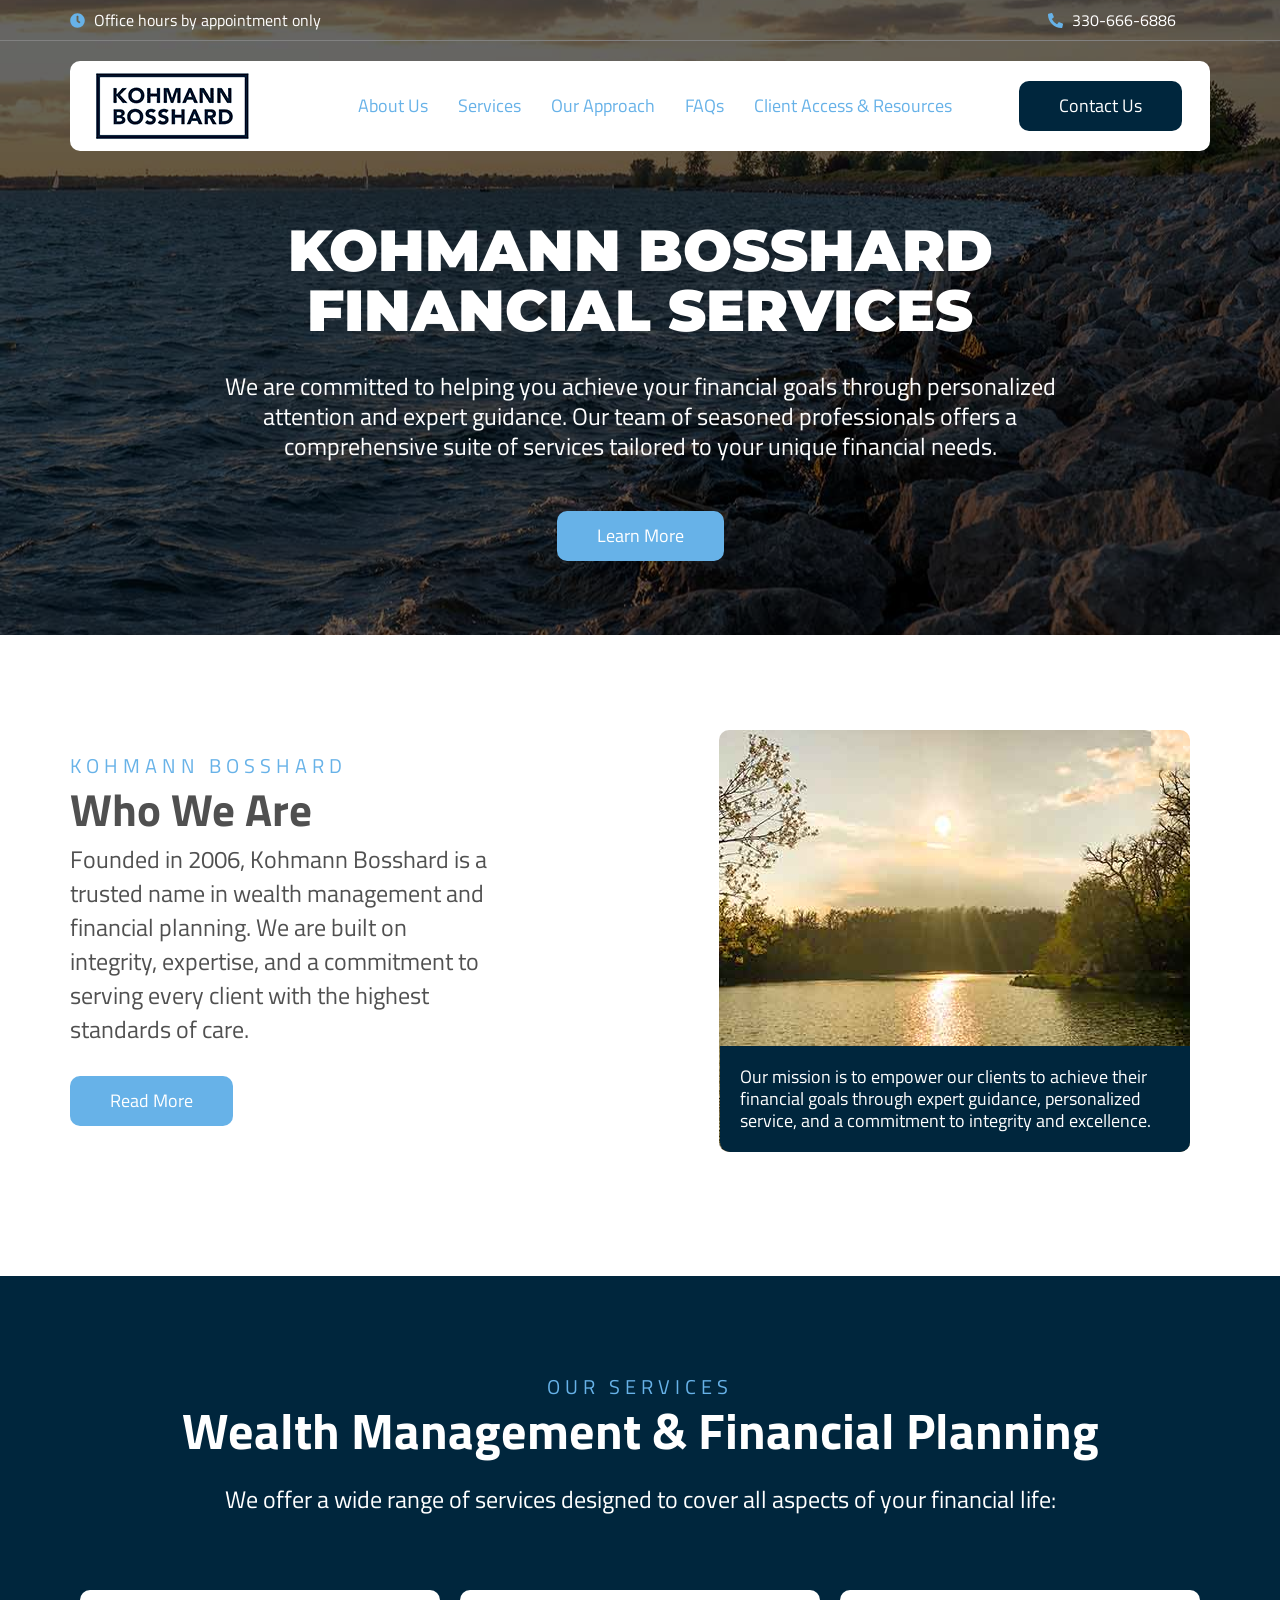
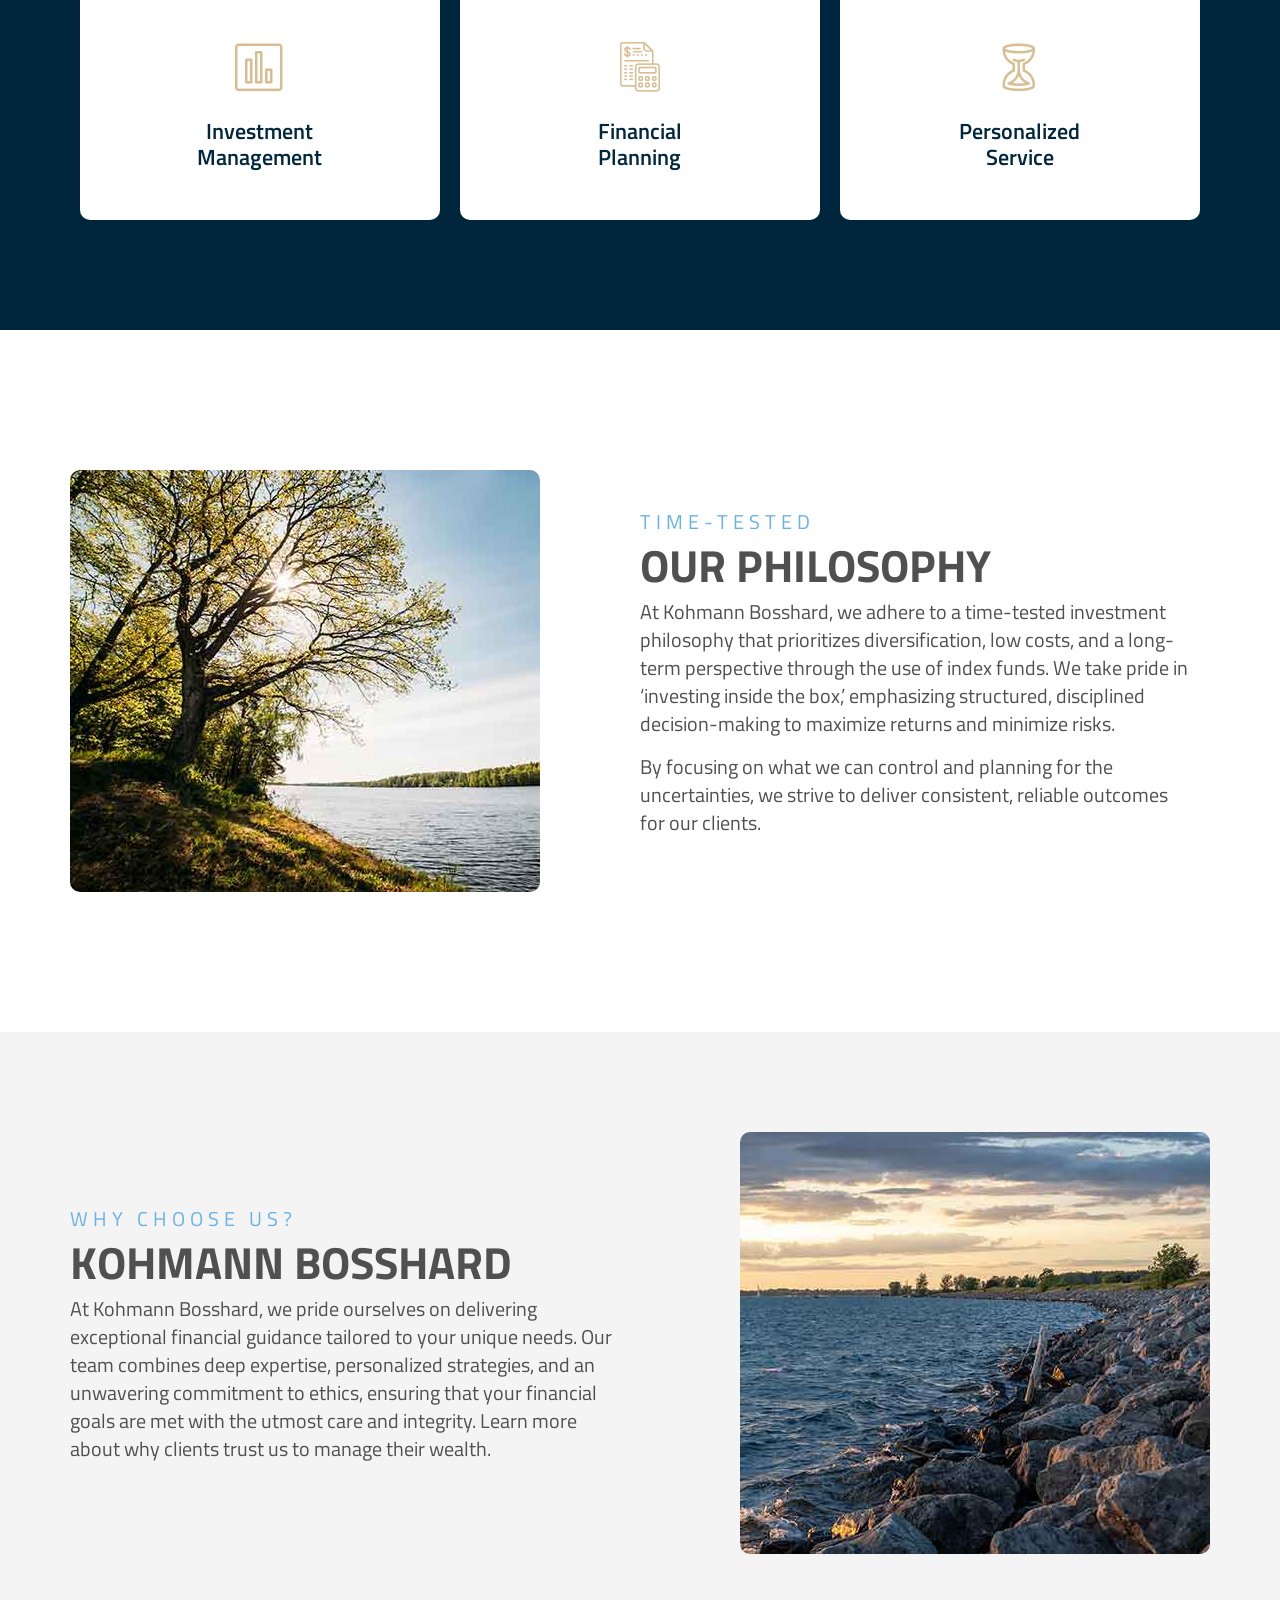
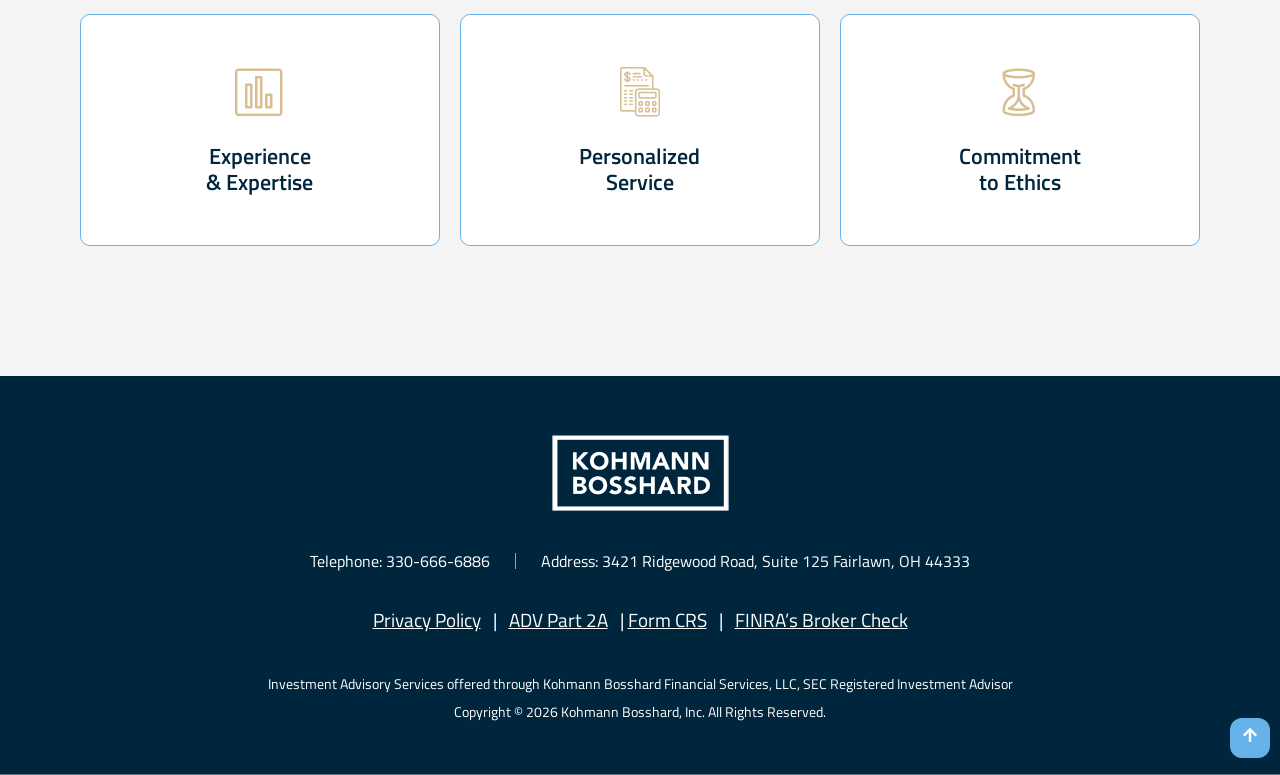
<file: index.html>
<!DOCTYPE html>
<html lang="en-US">
<head>
<meta charset="UTF-8">
<meta name="viewport" content="width=device-width, initial-scale=1.0, viewport-fit=cover">
<title>Kohmann Bosshard &#8211; Investment Management &amp; Financial Services</title>
<link rel="canonical" href="https://kohmannbosshard.com/">
<link rel="stylesheet" href="/css/reset.css">
<link rel="stylesheet" href="/css/theme.css">
<link rel="stylesheet" href="/css/header-footer.css">
<link rel="stylesheet" href="/css/frontend.min.css">
<link rel="stylesheet" href="/css/post-334.css">
<link rel="stylesheet" href="/css/post-332.css">
<link rel="stylesheet" href="/css/widget-icon-list.min.css">
<link rel="stylesheet" href="/css/widget-image.min.css">
<link rel="stylesheet" href="/css/common.css">
<link rel="stylesheet" href="/css/nav-menu.css">
<link rel="stylesheet" href="/css/widget-heading.min.css">
<link rel="stylesheet" href="/css/back-to-top.css">
<link rel="stylesheet" href="/css/all.min.css">
<link rel="stylesheet" href="/css/v4-shims.min.css">
<link rel="stylesheet" href="/css/e-animation-shrink.min.css">
<link rel="stylesheet" href="/css/swiper.min.css">
<link rel="stylesheet" href="/css/e-swiper.min.css">
<link rel="stylesheet" href="/css/style.min.css">
<link rel="stylesheet" href="/css/font-awesome.min.css">
<link rel="stylesheet" href="/css/ha-332.css">
<link rel="stylesheet" href="/css/montserrat.css">
<link rel="stylesheet" href="/css/titilliumweb.css">
<link rel="stylesheet" href="/css/ekiticons.css">
<link rel="stylesheet" href="/css/elementor-inline-16f7a1a5587e.css">
<link rel="stylesheet" href="/css/custom.css">
<link rel="stylesheet" href="/css/site.css">
</head>
<body class="home wp-singular page-template page-template-elementor_canvas page page-id-332 wp-custom-logo wp-embed-responsive wp-theme-hello-elementor hello-elementor-default elementor-default elementor-template-canvas elementor-kit-334 elementor-page elementor-page-332">

			<div data-elementor-type="wp-page" data-elementor-id="332" class="elementor elementor-332" data-elementor-settings="{&quot;ha_cmc_init_switcher&quot;:&quot;no&quot;}" data-elementor-post-type="page">
						<section class="elementor-section elementor-top-section elementor-element elementor-element-4f77da53 elementor-hidden-tablet elementor-hidden-mobile elementor-section-boxed elementor-section-height-default elementor-section-height-default" data-id="4f77da53" data-element_type="section" data-e-type="section" data-settings="{&quot;animation&quot;:&quot;none&quot;,&quot;_ha_eqh_enable&quot;:false}">
						<div class="elementor-container elementor-column-gap-default">
					<div class="elementor-column elementor-col-33 elementor-top-column elementor-element elementor-element-2de3cd98" data-id="2de3cd98" data-element_type="column" data-e-type="column" data-settings="{&quot;animation&quot;:&quot;none&quot;}">
			<div class="elementor-widget-wrap elementor-element-populated">
						<div class="elementor-element elementor-element-27a69c32 elementor-align-start elementor-icon-list--layout-traditional elementor-list-item-link-full_width elementor-widget elementor-widget-icon-list" data-id="27a69c32" data-element_type="widget" data-e-type="widget" data-settings="{&quot;_animation&quot;:&quot;none&quot;}" data-widget_type="icon-list.default">
				<div class="elementor-widget-container">
							<ul class="elementor-icon-list-items">
							<li class="elementor-icon-list-item">
											<span class="elementor-icon-list-icon">
							<svg aria-hidden="true" class="e-font-icon-svg e-fas-clock" viewBox="0 0 512 512" xmlns="http://www.w3.org/2000/svg"><path d="M256,8C119,8,8,119,8,256S119,504,256,504,504,393,504,256,393,8,256,8Zm92.49,313h0l-20,25a16,16,0,0,1-22.49,2.5h0l-67-49.72a40,40,0,0,1-15-31.23V112a16,16,0,0,1,16-16h32a16,16,0,0,1,16,16V256l58,42.5A16,16,0,0,1,348.49,321Z"></path></svg>						</span>
										<span class="elementor-icon-list-text">Office hours by appointment only</span>
									</li>
						</ul>
						</div>
				</div>
					</div>
		</div>
				<div class="elementor-column elementor-col-33 elementor-top-column elementor-element elementor-element-488a050a" data-id="488a050a" data-element_type="column" data-e-type="column" data-settings="{&quot;animation&quot;:&quot;none&quot;}">
			<div class="elementor-widget-wrap">
							</div>
		</div>
				<div class="elementor-column elementor-col-33 elementor-top-column elementor-element elementor-element-36f63f2b" data-id="36f63f2b" data-element_type="column" data-e-type="column" data-settings="{&quot;animation&quot;:&quot;none&quot;}">
			<div class="elementor-widget-wrap elementor-element-populated">
						<div class="elementor-element elementor-element-159ab33e elementor-icon-list--layout-inline elementor-align-end elementor-list-item-link-full_width elementor-widget elementor-widget-icon-list" data-id="159ab33e" data-element_type="widget" data-e-type="widget" data-widget_type="icon-list.default">
				<div class="elementor-widget-container">
							<ul class="elementor-icon-list-items elementor-inline-items">
							<li class="elementor-icon-list-item elementor-inline-item">
											<span class="elementor-icon-list-icon">
							<svg aria-hidden="true" class="e-font-icon-svg e-fas-phone-alt" viewBox="0 0 512 512" xmlns="http://www.w3.org/2000/svg"><path d="M497.39 361.8l-112-48a24 24 0 0 0-28 6.9l-49.6 60.6A370.66 370.66 0 0 1 130.6 204.11l60.6-49.6a23.94 23.94 0 0 0 6.9-28l-48-112A24.16 24.16 0 0 0 122.6.61l-104 24A24 24 0 0 0 0 48c0 256.5 207.9 464 464 464a24 24 0 0 0 23.4-18.6l24-104a24.29 24.29 0 0 0-14.01-27.6z"></path></svg>						</span>
										<span class="elementor-icon-list-text">330-666-6886</span>
									</li>
						</ul>
						</div>
				</div>
					</div>
		</div>
					</div>
		</section>
				<section class="elementor-section elementor-top-section elementor-element elementor-element-1a8d8b1f elementor-section-boxed elementor-section-height-default elementor-section-height-default" data-id="1a8d8b1f" data-element_type="section" data-e-type="section" data-settings="{&quot;animation&quot;:&quot;none&quot;,&quot;_ha_eqh_enable&quot;:false}">
						<div class="elementor-container elementor-column-gap-default">
					<div class="elementor-column elementor-col-100 elementor-top-column elementor-element elementor-element-3be32ce6" data-id="3be32ce6" data-element_type="column" data-e-type="column" data-settings="{&quot;background_background&quot;:&quot;classic&quot;,&quot;animation&quot;:&quot;none&quot;}">
			<div class="elementor-widget-wrap elementor-element-populated">
						<section class="elementor-section elementor-inner-section elementor-element elementor-element-619541d elementor-section-boxed elementor-section-height-default elementor-section-height-default" data-id="619541d" data-element_type="section" data-e-type="section" data-settings="{&quot;animation&quot;:&quot;none&quot;,&quot;_ha_eqh_enable&quot;:false}">
						<div class="elementor-container elementor-column-gap-default">
					<div class="elementor-column elementor-col-33 elementor-inner-column elementor-element elementor-element-c2649a9" data-id="c2649a9" data-element_type="column" data-e-type="column" data-settings="{&quot;animation&quot;:&quot;none&quot;}">
			<div class="elementor-widget-wrap elementor-element-populated">
						<div class="elementor-element elementor-element-326c47a2 elementor-widget elementor-widget-image" data-id="326c47a2" data-element_type="widget" data-e-type="widget" data-settings="{&quot;_animation&quot;:&quot;none&quot;}" data-widget_type="image.default">
				<div class="elementor-widget-container">
																<a href="/">
							<img decoding="async" width="166" height="80" class="attachment-large size-large wp-image-757 " alt="Kohmann Bosshard" src="/images/Kohmann-Bosshard-Logo-166x80-1.png" />								</a>
															</div>
				</div>
					</div>
		</div>
				<div class="elementor-column elementor-col-33 elementor-inner-column elementor-element elementor-element-1a23a8b9" data-id="1a23a8b9" data-element_type="column" data-e-type="column">
			<div class="elementor-widget-wrap elementor-element-populated">
						<div class="elementor-element elementor-element-f455648 elementor-widget elementor-widget-ekit-nav-menu" data-id="f455648" data-element_type="widget" data-e-type="widget" data-settings="{&quot;_animation&quot;:&quot;none&quot;}" data-widget_type="ekit-nav-menu.default">
				<div class="elementor-widget-container">
							<nav class="ekit-wid-con ekit_menu_responsive_tablet"
			aria-label="New Site Menu top"
			data-hamburger-icon="icon icon-burger-menu"
			data-hamburger-icon-type="icon"
			data-responsive-breakpoint="1024"
			data-close-on-anchor="no">
			            <button class="elementskit-menu-hamburger elementskit-menu-toggler"  type="button" aria-expanded="false" aria-controls="ekit-megamenu-new-site-menu-top" aria-label="Menu">
                <i aria-hidden="true" class="ekit-menu-icon icon icon-burger-menu"></i>            </button>
            <div id="ekit-megamenu-new-site-menu-top" class="elementskit-menu-container elementskit-menu-offcanvas-elements elementskit-navbar-nav-default ekit-nav-menu-one-page-no ekit-nav-dropdown-hover"><ul id="menu-new-site-menu-top" class="elementskit-navbar-nav elementskit-menu-po-center submenu-click-on-icon"><li id="menu-item-668" class="menu-item menu-item-type-post_type menu-item-object-page menu-item-668 nav-item elementskit-mobile-builder-content" data-vertical-menu=750px><a href="/about-us/" class="ekit-menu-nav-link">About Us</a></li>
<li id="menu-item-666" class="menu-item menu-item-type-post_type menu-item-object-page menu-item-666 nav-item elementskit-mobile-builder-content" data-vertical-menu=750px><a href="/services/" class="ekit-menu-nav-link">Services</a></li>
<li id="menu-item-665" class="menu-item menu-item-type-post_type menu-item-object-page menu-item-665 nav-item elementskit-mobile-builder-content" data-vertical-menu=750px><a href="/our-approach/" class="ekit-menu-nav-link">Our Approach</a></li>
<li id="menu-item-664" class="menu-item menu-item-type-post_type menu-item-object-page menu-item-664 nav-item elementskit-mobile-builder-content" data-vertical-menu=750px><a href="/faqs/" class="ekit-menu-nav-link">FAQs</a></li>
<li id="menu-item-1060" class="menu-item menu-item-type-post_type menu-item-object-page menu-item-1060 nav-item elementskit-mobile-builder-content" data-vertical-menu=750px><a href="/resources-2/" class="ekit-menu-nav-link">Client Access &#038; Resources</a></li>
<li id="menu-item-1582" class="mobile-contact-link menu-item menu-item-type-custom menu-item-object-custom menu-item-1582 nav-item elementskit-mobile-builder-content" data-vertical-menu=750px><a href="/contact-us/" class="ekit-menu-nav-link">Contact Us</a></li>
</ul><div class="elementskit-nav-identity-panel"><a class="elementskit-nav-logo" href="/" target="" rel=""><img title="Kohmann-Bosshard-Logo-121&#215;59" alt="Kohmann Bosshard" decoding="async" src="/images/Kohmann-Bosshard-Logo-121x59-1.png" class="" /></a><button class="elementskit-menu-close elementskit-menu-toggler" type="button">X</button></div></div>
			<div class="elementskit-menu-overlay elementskit-menu-offcanvas-elements elementskit-menu-toggler ekit-nav-menu--overlay"></div>        </nav>
						</div>
				</div>
					</div>
		</div>
				<div class="elementor-column elementor-col-33 elementor-inner-column elementor-element elementor-element-7ef72dd9 elementor-hidden-tablet elementor-hidden-mobile" data-id="7ef72dd9" data-element_type="column" data-e-type="column">
			<div class="elementor-widget-wrap elementor-element-populated">
						<div class="elementor-element elementor-element-65b3882b elementor-align-right elementor-widget elementor-widget-button" data-id="65b3882b" data-element_type="widget" data-e-type="widget" data-settings="{&quot;_animation&quot;:&quot;none&quot;}" data-widget_type="button.default">
				<div class="elementor-widget-container">
									<div class="elementor-button-wrapper">
					<a class="elementor-button elementor-button-link elementor-size-sm elementor-animation-shrink" href="/contact-us/">
						<span class="elementor-button-content-wrapper">
									<span class="elementor-button-text">Contact Us</span>
					</span>
					</a>
				</div>
								</div>
				</div>
					</div>
		</div>
					</div>
		</section>
					</div>
		</div>
					</div>
		</section>
				<section class="elementor-section elementor-top-section elementor-element elementor-element-6ae910e7 elementor-section-height-min-height elementor-section-boxed elementor-section-height-default elementor-section-items-middle" data-id="6ae910e7" data-element_type="section" data-e-type="section" data-settings="{&quot;background_background&quot;:&quot;slideshow&quot;,&quot;background_slideshow_gallery&quot;:[{&quot;id&quot;:1151,&quot;url&quot;:&quot;https:\/\/kohmannbosshard.com\/wp-content\/uploads\/2025\/02\/HeaderBackground1.jpg&quot;}],&quot;background_slideshow_loop&quot;:&quot;yes&quot;,&quot;background_slideshow_slide_duration&quot;:5000,&quot;background_slideshow_slide_transition&quot;:&quot;fade&quot;,&quot;background_slideshow_transition_duration&quot;:500,&quot;_ha_eqh_enable&quot;:false}"><div class="elementor-background-slideshow swiper" aria-hidden="true"><div class="swiper-wrapper"><div class="elementor-background-slideshow__slide swiper-slide"><div class="elementor-background-slideshow__slide__image" role="img" aria-label="" style="background-image:url('/images/HeaderBackground1.jpg')"></div></div></div></div>
							<div class="elementor-background-overlay"></div>
							<div class="elementor-container elementor-column-gap-no">
					<div class="elementor-column elementor-col-100 elementor-top-column elementor-element elementor-element-56acc329" data-id="56acc329" data-element_type="column" data-e-type="column" data-settings="{&quot;animation&quot;:&quot;none&quot;}">
			<div class="elementor-widget-wrap elementor-element-populated">
						<div class="elementor-element elementor-element-4fda8f64 elementor-widget elementor-widget-heading" data-id="4fda8f64" data-element_type="widget" data-e-type="widget" data-settings="{&quot;_animation&quot;:&quot;none&quot;}" data-widget_type="heading.default">
				<div class="elementor-widget-container">
					<h1 class="elementor-heading-title elementor-size-default">Kohmann Bosshard <br>Financial Services</h1>				</div>
				</div>
				<div class="elementor-element elementor-element-7a2a4851 elementor-widget elementor-widget-text-editor" data-id="7a2a4851" data-element_type="widget" data-e-type="widget" data-settings="{&quot;_animation&quot;:&quot;none&quot;}" data-widget_type="text-editor.default">
				<div class="elementor-widget-container">
									We are committed to helping you achieve your financial goals through personalized attention and expert guidance. Our team of seasoned professionals offers a comprehensive suite of services tailored to your unique financial needs.								</div>
				</div>
				<div class="elementor-element elementor-element-2f96fe4b elementor-align-center elementor-mobile-align-center elementor-widget elementor-widget-button" data-id="2f96fe4b" data-element_type="widget" data-e-type="widget" data-settings="{&quot;_animation&quot;:&quot;none&quot;}" data-widget_type="button.default">
				<div class="elementor-widget-container">
									<div class="elementor-button-wrapper">
					<a class="elementor-button elementor-button-link elementor-size-sm elementor-animation-shrink" href="/services/">
						<span class="elementor-button-content-wrapper">
									<span class="elementor-button-text">Learn More</span>
					</span>
					</a>
				</div>
								</div>
				</div>
					</div>
		</div>
					</div>
		</section>
				<section class="elementor-section elementor-top-section elementor-element elementor-element-3a94649e elementor-section-boxed elementor-section-height-default elementor-section-height-default" data-id="3a94649e" data-element_type="section" data-e-type="section" data-settings="{&quot;_ha_eqh_enable&quot;:false}">
						<div class="elementor-container elementor-column-gap-default">
					<div class="elementor-column elementor-col-50 elementor-top-column elementor-element elementor-element-2771e8ce" data-id="2771e8ce" data-element_type="column" data-e-type="column">
			<div class="elementor-widget-wrap elementor-element-populated">
						<div class="elementor-element elementor-element-15e7a05f elementor-widget elementor-widget-heading" data-id="15e7a05f" data-element_type="widget" data-e-type="widget" data-settings="{&quot;_animation&quot;:&quot;none&quot;}" data-widget_type="heading.default">
				<div class="elementor-widget-container">
					<h6 class="elementor-heading-title elementor-size-default">KOHMANN BOSSHARD</h6>				</div>
				</div>
				<div class="elementor-element elementor-element-15887b25 elementor-widget elementor-widget-heading" data-id="15887b25" data-element_type="widget" data-e-type="widget" data-settings="{&quot;_animation&quot;:&quot;none&quot;}" data-widget_type="heading.default">
				<div class="elementor-widget-container">
					<h2 class="elementor-heading-title elementor-size-default">Who We Are</h2>				</div>
				</div>
				<div class="elementor-element elementor-element-29a46b14 elementor-widget elementor-widget-text-editor" data-id="29a46b14" data-element_type="widget" data-e-type="widget" data-settings="{&quot;_animation&quot;:&quot;none&quot;}" data-widget_type="text-editor.default">
				<div class="elementor-widget-container">
									Founded in 2006, Kohmann Bosshard is a trusted name in wealth management and financial planning. We are built on integrity, expertise, and a commitment to serving every client with the highest standards of care.								</div>
				</div>
				<div class="elementor-element elementor-element-62a766c6 elementor-align-left elementor-mobile-align-center elementor-widget elementor-widget-button" data-id="62a766c6" data-element_type="widget" data-e-type="widget" data-settings="{&quot;_animation&quot;:&quot;none&quot;}" data-widget_type="button.default">
				<div class="elementor-widget-container">
									<div class="elementor-button-wrapper">
					<a class="elementor-button elementor-button-link elementor-size-sm elementor-animation-shrink" href="/about-us/">
						<span class="elementor-button-content-wrapper">
									<span class="elementor-button-text">Read More</span>
					</span>
					</a>
				</div>
								</div>
				</div>
					</div>
		</div>
				<div class="elementor-column elementor-col-50 elementor-top-column elementor-element elementor-element-77c83b39 elementor-hidden-mobile" data-id="77c83b39" data-element_type="column" data-e-type="column">
			<div class="elementor-widget-wrap elementor-element-populated">
						<div class="elementor-element elementor-element-482223f9 elementor-widget elementor-widget-image" data-id="482223f9" data-element_type="widget" data-e-type="widget" data-settings="{&quot;_animation&quot;:&quot;none&quot;}" data-widget_type="image.default">
				<div class="elementor-widget-container">
															<img fetchpriority="high" decoding="async" width="471" height="422" src="/images/SmallPic2.jpg" class="attachment-1536x1536 size-1536x1536 wp-image-1182" alt="Small Pic 2" srcset="/images/SmallPic2.jpg 471w, /images/SmallPic2-300x269.jpg 300w" sizes="(max-width: 471px) 100vw, 471px" />															</div>
				</div>
				<section class="elementor-section elementor-inner-section elementor-element elementor-element-441105fd elementor-hidden-tablet elementor-hidden-mobile elementor-section-boxed elementor-section-height-default elementor-section-height-default" data-id="441105fd" data-element_type="section" data-e-type="section" data-settings="{&quot;animation&quot;:&quot;none&quot;,&quot;_ha_eqh_enable&quot;:false}">
						<div class="elementor-container elementor-column-gap-default">
					<div class="elementor-column elementor-col-100 elementor-inner-column elementor-element elementor-element-7578bfab" data-id="7578bfab" data-element_type="column" data-e-type="column" data-settings="{&quot;background_background&quot;:&quot;classic&quot;}">
			<div class="elementor-widget-wrap elementor-element-populated">
						<div class="elementor-element elementor-element-39544bc7 elementor-widget elementor-widget-heading" data-id="39544bc7" data-element_type="widget" data-e-type="widget" data-widget_type="heading.default">
				<div class="elementor-widget-container">
					<h2 class="elementor-heading-title elementor-size-default">Our mission is to empower our clients to achieve their financial goals through expert guidance, personalized service, and a commitment to integrity and excellence.</h2>				</div>
				</div>
					</div>
		</div>
					</div>
		</section>
					</div>
		</div>
					</div>
		</section>
				<section class="elementor-section elementor-top-section elementor-element elementor-element-42dd9001 elementor-section-boxed elementor-section-height-default elementor-section-height-default" data-id="42dd9001" data-element_type="section" data-e-type="section" data-settings="{&quot;background_background&quot;:&quot;classic&quot;,&quot;_ha_eqh_enable&quot;:false}">
						<div class="elementor-container elementor-column-gap-default">
					<div class="elementor-column elementor-col-100 elementor-top-column elementor-element elementor-element-66a4b09a" data-id="66a4b09a" data-element_type="column" data-e-type="column">
			<div class="elementor-widget-wrap elementor-element-populated">
						<div class="elementor-element elementor-element-6a073acb elementor-widget elementor-widget-heading" data-id="6a073acb" data-element_type="widget" data-e-type="widget" data-settings="{&quot;_animation&quot;:&quot;none&quot;}" data-widget_type="heading.default">
				<div class="elementor-widget-container">
					<h6 class="elementor-heading-title elementor-size-default">OUR SERVICES</h6>				</div>
				</div>
				<div class="elementor-element elementor-element-2a811b2b elementor-widget elementor-widget-heading" data-id="2a811b2b" data-element_type="widget" data-e-type="widget" data-settings="{&quot;_animation&quot;:&quot;none&quot;}" data-widget_type="heading.default">
				<div class="elementor-widget-container">
					<h2 class="elementor-heading-title elementor-size-default">Wealth Management &amp; Financial Planning</h2>				</div>
				</div>
				<div class="elementor-element elementor-element-631c65c7 elementor-widget elementor-widget-text-editor" data-id="631c65c7" data-element_type="widget" data-e-type="widget" data-settings="{&quot;_animation&quot;:&quot;none&quot;}" data-widget_type="text-editor.default">
				<div class="elementor-widget-container">
									<p>We offer a wide range of services designed to cover all aspects of your financial life:</p>								</div>
				</div>
				<section class="elementor-section elementor-inner-section elementor-element elementor-element-52b2fd37 elementor-section-boxed elementor-section-height-default elementor-section-height-default" data-id="52b2fd37" data-element_type="section" data-e-type="section" data-settings="{&quot;animation&quot;:&quot;none&quot;,&quot;_ha_eqh_enable&quot;:false}">
						<div class="elementor-container elementor-column-gap-default">
					<div class="elementor-column elementor-col-33 elementor-inner-column elementor-element elementor-element-d290099" data-id="d290099" data-element_type="column" data-e-type="column">
			<div class="elementor-widget-wrap elementor-element-populated">
						<div class="elementor-element elementor-element-38e67718 elementor-widget elementor-widget-ha-flip-box happy-addon ha-flip-box" data-id="38e67718" data-element_type="widget" data-e-type="widget" data-widget_type="ha-flip-box.default">
				<div class="elementor-widget-container">
					
        <div class="ha-flip-box-container ha-flip-effect-classic">

            <div class="ha-flip-box-inner ha-flip-right">
                <div class="ha-flip-box-inner-wrapper">
                    <div class="ha-flip-box-front">
                        <div class="ha-flip-box-front-inner">
                            <div class="icon-wrap">
                                                                    <span class="ha-flip-icon icon">
                                        <i class="icon icon-chart-bars"></i>                                    </span>
                                                                                            </div>

                            <div class="ha-text">
                                                                    <h2 class="ha-flip-box-heading">Investment<br>Management</h2>
                                
                                                            </div>
                        </div>
                    </div>

                    <div class="ha-flip-box-back">
                        <div class="ha-flip-box-back-inner">
                            <div class="icon-wrap">
                                                                                            </div>

                            <div class="ha-text">
                                                                    <h2 class="ha-flip-box-heading-back">Investment Management</h2>
                                
                                                                    <p class="ha-desc">Our team provides ongoing portfolio management with a focus on asset allocation, security selection, and performance tracking. We believe in a disciplined approach to investing that aligns with your personal goals and risk tolerance.</p>
                                                            </div>

                        </div>
                    </div>
                </div>
            </div>
        </div>
    				</div>
				</div>
					</div>
		</div>
				<div class="elementor-column elementor-col-33 elementor-inner-column elementor-element elementor-element-5c27228c" data-id="5c27228c" data-element_type="column" data-e-type="column">
			<div class="elementor-widget-wrap elementor-element-populated">
						<div class="elementor-element elementor-element-5c62172 elementor-widget elementor-widget-ha-flip-box happy-addon ha-flip-box" data-id="5c62172" data-element_type="widget" data-e-type="widget" data-widget_type="ha-flip-box.default">
				<div class="elementor-widget-container">
					
        <div class="ha-flip-box-container ha-flip-effect-classic">

            <div class="ha-flip-box-inner ha-flip-right">
                <div class="ha-flip-box-inner-wrapper">
                    <div class="ha-flip-box-front">
                        <div class="ha-flip-box-front-inner">
                            <div class="icon-wrap">
                                                                    <span class="ha-flip-icon icon">
                                        <i class="icon icon-money-3"></i>                                    </span>
                                                                                            </div>

                            <div class="ha-text">
                                                                    <h2 class="ha-flip-box-heading">Financial<br>Planning</h2>
                                
                                                            </div>
                        </div>
                    </div>

                    <div class="ha-flip-box-back">
                        <div class="ha-flip-box-back-inner">
                            <div class="icon-wrap">
                                                                                            </div>

                            <div class="ha-text">
                                                                    <h2 class="ha-flip-box-heading-back">Financial Planning</h2>
                                
                                                                    <p class="ha-desc">We create comprehensive financial plans, including everything from tax and retirement planning to estate planning and charitable giving. Our holistic approach ensures that all areas of your financial life are working for you.</p>
                                                            </div>

                        </div>
                    </div>
                </div>
            </div>
        </div>
    				</div>
				</div>
					</div>
		</div>
				<div class="elementor-column elementor-col-33 elementor-inner-column elementor-element elementor-element-400094d8" data-id="400094d8" data-element_type="column" data-e-type="column">
			<div class="elementor-widget-wrap elementor-element-populated">
						<div class="elementor-element elementor-element-21d4eb7 elementor-widget elementor-widget-ha-flip-box happy-addon ha-flip-box" data-id="21d4eb7" data-element_type="widget" data-e-type="widget" data-widget_type="ha-flip-box.default">
				<div class="elementor-widget-container">
					
        <div class="ha-flip-box-container ha-flip-effect-classic">

            <div class="ha-flip-box-inner ha-flip-right">
                <div class="ha-flip-box-inner-wrapper">
                    <div class="ha-flip-box-front">
                        <div class="ha-flip-box-front-inner">
                            <div class="icon-wrap">
                                                                    <span class="ha-flip-icon icon">
                                        <i class="icon icon-hourglass"></i>                                    </span>
                                                                                            </div>

                            <div class="ha-text">
                                                                    <h2 class="ha-flip-box-heading">Personalized<br>Service</h2>
                                
                                                            </div>
                        </div>
                    </div>

                    <div class="ha-flip-box-back">
                        <div class="ha-flip-box-back-inner">
                            <div class="icon-wrap">
                                                                                            </div>

                            <div class="ha-text">
                                                                    <h2 class="ha-flip-box-heading-back">Personalized Service</h2>
                                
                                                                    <p class="ha-desc">At Kohmann Bosshard, we provide white-glove service with a dedicated contact, ensuring seamless wealth management, proactive solutions, and personalized support.</p>
                                                            </div>

                        </div>
                    </div>
                </div>
            </div>
        </div>
    				</div>
				</div>
					</div>
		</div>
					</div>
		</section>
					</div>
		</div>
					</div>
		</section>
				<section class="elementor-section elementor-top-section elementor-element elementor-element-63624b99 elementor-section-boxed elementor-section-height-default elementor-section-height-default" data-id="63624b99" data-element_type="section" data-e-type="section" data-settings="{&quot;_ha_eqh_enable&quot;:false}">
						<div class="elementor-container elementor-column-gap-default">
					<div class="elementor-column elementor-col-50 elementor-top-column elementor-element elementor-element-7270b8cd elementor-hidden-mobile" data-id="7270b8cd" data-element_type="column" data-e-type="column" data-settings="{&quot;animation&quot;:&quot;none&quot;}">
			<div class="elementor-widget-wrap elementor-element-populated">
						<div class="elementor-element elementor-element-22a500fe elementor-widget elementor-widget-image" data-id="22a500fe" data-element_type="widget" data-e-type="widget" data-settings="{&quot;_animation&quot;:&quot;none&quot;}" data-widget_type="image.default">
				<div class="elementor-widget-container">
															<img decoding="async" width="470" height="422" class="attachment-large size-large wp-image-1180 " alt="Small Pic 3" src="/images/SmallPic3.jpg" srcset="/images/SmallPic3.jpg 470w, /images/SmallPic3-300x269.jpg 300w" sizes="(max-width: 470px) 100vw, 470px"/>															</div>
				</div>
					</div>
		</div>
				<div class="elementor-column elementor-col-50 elementor-top-column elementor-element elementor-element-12605a49" data-id="12605a49" data-element_type="column" data-e-type="column">
			<div class="elementor-widget-wrap elementor-element-populated">
						<div class="elementor-element elementor-element-7ae9ecc6 elementor-widget elementor-widget-heading" data-id="7ae9ecc6" data-element_type="widget" data-e-type="widget" data-settings="{&quot;_animation&quot;:&quot;none&quot;}" data-widget_type="heading.default">
				<div class="elementor-widget-container">
					<h6 class="elementor-heading-title elementor-size-default">TIME-TESTED</h6>				</div>
				</div>
				<div class="elementor-element elementor-element-418a1981 elementor-widget elementor-widget-heading" data-id="418a1981" data-element_type="widget" data-e-type="widget" data-settings="{&quot;_animation&quot;:&quot;none&quot;}" data-widget_type="heading.default">
				<div class="elementor-widget-container">
					<h2 class="elementor-heading-title elementor-size-default">OUR PHILOSOPHY</h2>				</div>
				</div>
				<div class="elementor-element elementor-element-705e4345 elementor-widget elementor-widget-text-editor" data-id="705e4345" data-element_type="widget" data-e-type="widget" data-settings="{&quot;_animation&quot;:&quot;none&quot;}" data-widget_type="text-editor.default">
				<div class="elementor-widget-container">
									<p class="p1">At Kohmann Bosshard, we adhere to a time-tested investment philosophy that prioritizes diversification, low costs, and a long-term perspective through the use of index funds. We take pride in &#8216;investing inside the box,&#8217; emphasizing structured, disciplined decision-making to maximize returns and minimize risks.<span class="Apple-converted-space"> </span></p><p class="p1">By focusing on what we can control and planning for the uncertainties, we strive to deliver consistent, reliable outcomes for our clients.<span class="Apple-converted-space"> </span></p>								</div>
				</div>
					</div>
		</div>
					</div>
		</section>
				<section class="elementor-section elementor-top-section elementor-element elementor-element-61aae8e6 elementor-section-boxed elementor-section-height-default elementor-section-height-default" data-id="61aae8e6" data-element_type="section" data-e-type="section" data-settings="{&quot;background_background&quot;:&quot;classic&quot;,&quot;_ha_eqh_enable&quot;:false}">
						<div class="elementor-container elementor-column-gap-default">
					<div class="elementor-column elementor-col-50 elementor-top-column elementor-element elementor-element-3a0e46f1" data-id="3a0e46f1" data-element_type="column" data-e-type="column">
			<div class="elementor-widget-wrap elementor-element-populated">
						<div class="elementor-element elementor-element-8860c20 elementor-widget elementor-widget-heading" data-id="8860c20" data-element_type="widget" data-e-type="widget" data-settings="{&quot;_animation&quot;:&quot;none&quot;}" data-widget_type="heading.default">
				<div class="elementor-widget-container">
					<h6 class="elementor-heading-title elementor-size-default">WHY CHOOSE US?</h6>				</div>
				</div>
				<div class="elementor-element elementor-element-4adc0c2e elementor-widget elementor-widget-heading" data-id="4adc0c2e" data-element_type="widget" data-e-type="widget" data-settings="{&quot;_animation&quot;:&quot;none&quot;}" data-widget_type="heading.default">
				<div class="elementor-widget-container">
					<h2 class="elementor-heading-title elementor-size-default">KOHMANN BOSSHARD</h2>				</div>
				</div>
				<div class="elementor-element elementor-element-51f344a6 elementor-widget elementor-widget-text-editor" data-id="51f344a6" data-element_type="widget" data-e-type="widget" data-settings="{&quot;_animation&quot;:&quot;none&quot;}" data-widget_type="text-editor.default">
				<div class="elementor-widget-container">
									<p>At Kohmann Bosshard, we pride ourselves on delivering exceptional financial guidance tailored to your unique needs. Our team combines deep expertise, personalized strategies, and an unwavering commitment to ethics, ensuring that your financial goals are met with the utmost care and integrity. Learn more about why clients trust us to manage their wealth.</p>								</div>
				</div>
					</div>
		</div>
				<div class="elementor-column elementor-col-50 elementor-top-column elementor-element elementor-element-5c78c38 elementor-hidden-mobile" data-id="5c78c38" data-element_type="column" data-e-type="column">
			<div class="elementor-widget-wrap elementor-element-populated">
						<div class="elementor-element elementor-element-61b298bb elementor-widget elementor-widget-image" data-id="61b298bb" data-element_type="widget" data-e-type="widget" data-settings="{&quot;_animation&quot;:&quot;none&quot;}" data-widget_type="image.default">
				<div class="elementor-widget-container">
															<img decoding="async" width="470" height="422" class="attachment-large size-large wp-image-1179 " alt="Small Pic 1" src="/images/SmallPic1.jpg" srcset="/images/SmallPic1.jpg 470w, /images/SmallPic1-300x269.jpg 300w" sizes="(max-width: 470px) 100vw, 470px"/>															</div>
				</div>
					</div>
		</div>
					</div>
		</section>
				<section class="elementor-section elementor-top-section elementor-element elementor-element-16d1cad7 elementor-section-boxed elementor-section-height-default elementor-section-height-default" data-id="16d1cad7" data-element_type="section" data-e-type="section" data-settings="{&quot;background_background&quot;:&quot;classic&quot;,&quot;animation&quot;:&quot;none&quot;,&quot;_ha_eqh_enable&quot;:false}">
						<div class="elementor-container elementor-column-gap-default">
					<div class="elementor-column elementor-col-33 elementor-top-column elementor-element elementor-element-12a8f96" data-id="12a8f96" data-element_type="column" data-e-type="column">
			<div class="elementor-widget-wrap elementor-element-populated">
						<div class="elementor-element elementor-element-133b1d8 elementor-widget elementor-widget-ha-flip-box happy-addon ha-flip-box" data-id="133b1d8" data-element_type="widget" data-e-type="widget" data-widget_type="ha-flip-box.default">
				<div class="elementor-widget-container">
					
        <div class="ha-flip-box-container ha-flip-effect-classic">

            <div class="ha-flip-box-inner ha-flip-right">
                <div class="ha-flip-box-inner-wrapper">
                    <div class="ha-flip-box-front">
                        <div class="ha-flip-box-front-inner">
                            <div class="icon-wrap">
                                                                    <span class="ha-flip-icon icon">
                                        <i class="icon icon-chart-bars"></i>                                    </span>
                                                                                            </div>

                            <div class="ha-text">
                                                                    <h2 class="ha-flip-box-heading">Experience<br>&amp; Expertise</h2>
                                
                                                            </div>
                        </div>
                    </div>

                    <div class="ha-flip-box-back">
                        <div class="ha-flip-box-back-inner">
                            <div class="icon-wrap">
                                                                                            </div>

                            <div class="ha-text">
                                                                    <h2 class="ha-flip-box-heading-back">Experience &amp; Expertise</h2>
                                
                                                                    <p class="ha-desc">Our team is composed of highly qualified professionals, including CPA and CFP® professionals, who bring a wealth of knowledge and experience to every client interaction.</p>
                                                            </div>

                        </div>
                    </div>
                </div>
            </div>
        </div>
    				</div>
				</div>
					</div>
		</div>
				<div class="elementor-column elementor-col-33 elementor-top-column elementor-element elementor-element-4b36fb1e" data-id="4b36fb1e" data-element_type="column" data-e-type="column">
			<div class="elementor-widget-wrap elementor-element-populated">
						<div class="elementor-element elementor-element-0a72276 elementor-widget elementor-widget-ha-flip-box happy-addon ha-flip-box" data-id="0a72276" data-element_type="widget" data-e-type="widget" data-widget_type="ha-flip-box.default">
				<div class="elementor-widget-container">
					
        <div class="ha-flip-box-container ha-flip-effect-classic">

            <div class="ha-flip-box-inner ha-flip-right">
                <div class="ha-flip-box-inner-wrapper">
                    <div class="ha-flip-box-front">
                        <div class="ha-flip-box-front-inner">
                            <div class="icon-wrap">
                                                                    <span class="ha-flip-icon icon">
                                        <i class="icon icon-money-3"></i>                                    </span>
                                                                                            </div>

                            <div class="ha-text">
                                                                    <h2 class="ha-flip-box-heading">Personalized<br>Service</h2>
                                
                                                            </div>
                        </div>
                    </div>

                    <div class="ha-flip-box-back">
                        <div class="ha-flip-box-back-inner">
                            <div class="icon-wrap">
                                                                                            </div>

                            <div class="ha-text">
                                                                    <h2 class="ha-flip-box-heading-back">Personalized Service</h2>
                                
                                                                    <p class="ha-desc">We understand that each client is unique, and we tailor our services to meet your specific goals and circumstances.</p>
                                                            </div>

                        </div>
                    </div>
                </div>
            </div>
        </div>
    				</div>
				</div>
					</div>
		</div>
				<div class="elementor-column elementor-col-33 elementor-top-column elementor-element elementor-element-332ca139" data-id="332ca139" data-element_type="column" data-e-type="column">
			<div class="elementor-widget-wrap elementor-element-populated">
						<div class="elementor-element elementor-element-ed20d7e elementor-widget elementor-widget-ha-flip-box happy-addon ha-flip-box" data-id="ed20d7e" data-element_type="widget" data-e-type="widget" data-widget_type="ha-flip-box.default">
				<div class="elementor-widget-container">
					
        <div class="ha-flip-box-container ha-flip-effect-classic">

            <div class="ha-flip-box-inner ha-flip-right">
                <div class="ha-flip-box-inner-wrapper">
                    <div class="ha-flip-box-front">
                        <div class="ha-flip-box-front-inner">
                            <div class="icon-wrap">
                                                                    <span class="ha-flip-icon icon">
                                        <i class="icon icon-hourglass"></i>                                    </span>
                                                                                            </div>

                            <div class="ha-text">
                                                                    <h2 class="ha-flip-box-heading">Commitment<br>to Ethics</h2>
                                
                                                            </div>
                        </div>
                    </div>

                    <div class="ha-flip-box-back">
                        <div class="ha-flip-box-back-inner">
                            <div class="icon-wrap">
                                                                                            </div>

                            <div class="ha-text">
                                                                    <h2 class="ha-flip-box-heading-back">Commitment to Ethics</h2>
                                
                                                                    <p class="ha-desc">As fiduciaries, we are dedicated to acting in your best interest at all times, with transparency and honesty as our guiding principles.</p>
                                                            </div>

                        </div>
                    </div>
                </div>
            </div>
        </div>
    				</div>
				</div>
					</div>
		</div>
					</div>
		</section>
				<section class="elementor-section elementor-top-section elementor-element elementor-element-5ddb6dc elementor-section-full_width elementor-section-height-default elementor-section-height-default" data-id="5ddb6dc" data-element_type="section" data-e-type="section" data-settings="{&quot;background_background&quot;:&quot;classic&quot;,&quot;_ha_eqh_enable&quot;:false}">
						<div class="elementor-container elementor-column-gap-default">
					<div class="elementor-column elementor-col-100 elementor-top-column elementor-element elementor-element-a4cd10e" data-id="a4cd10e" data-element_type="column" data-e-type="column">
			<div class="elementor-widget-wrap elementor-element-populated">
						<div class="elementor-element elementor-element-279a88c elementor-absolute elementor-widget elementor-widget-elementskit-back-to-top" data-id="279a88c" data-element_type="widget" data-e-type="widget" data-settings="{&quot;_position&quot;:&quot;absolute&quot;}" data-widget_type="elementskit-back-to-top.default">
				<div class="elementor-widget-container">
					<div class="ekit-wid-con" >			<div class="ekit-back-to-top-container ekit-btt icon_only" data-settings="{&quot;offset_top&quot;:&quot;&quot;,&quot;show_after&quot;:null,&quot;show_scroll&quot;:&quot;&quot;,&quot;style&quot;:&quot;icon_only&quot;,&quot;foreground&quot;:null,&quot;background&quot;:null}"> 
				<button type="button" class="ekit-btt__button " aria-label="Back to top">
					<svg aria-hidden="true" class="e-font-icon-svg e-fas-arrow-up" viewBox="0 0 448 512" xmlns="http://www.w3.org/2000/svg"><path d="M34.9 289.5l-22.2-22.2c-9.4-9.4-9.4-24.6 0-33.9L207 39c9.4-9.4 24.6-9.4 33.9 0l194.3 194.3c9.4 9.4 9.4 24.6 0 33.9L413 289.4c-9.5 9.5-25 9.3-34.3-.4L264 168.6V456c0 13.3-10.7 24-24 24h-32c-13.3 0-24-10.7-24-24V168.6L69.2 289.1c-9.3 9.8-24.8 10-34.3.4z"></path></svg>				</button>
			</div>
		</div>				</div>
				</div>
					</div>
		</div>
					</div>
		</section>
				<section class="elementor-section elementor-top-section elementor-element elementor-element-8e607b1 elementor-section-boxed elementor-section-height-default elementor-section-height-default" data-id="8e607b1" data-element_type="section" data-e-type="section" data-settings="{&quot;background_background&quot;:&quot;classic&quot;,&quot;_ha_eqh_enable&quot;:false}">
						<div class="elementor-container elementor-column-gap-default">
					<div class="elementor-column elementor-col-100 elementor-top-column elementor-element elementor-element-aba705e" data-id="aba705e" data-element_type="column" data-e-type="column">
			<div class="elementor-widget-wrap elementor-element-populated">
						<div class="elementor-element elementor-element-6da12b2 elementor-widget elementor-widget-image" data-id="6da12b2" data-element_type="widget" data-e-type="widget" data-settings="{&quot;_animation&quot;:&quot;none&quot;}" data-widget_type="image.default">
				<div class="elementor-widget-container">
															<img decoding="async" width="189" height="92" class="attachment-large size-large wp-image-792 " alt="Kohmann Bosshard" src="/images/Kohmann-Bosshard-Logo-189x92-1.png" />															</div>
				</div>
				<div class="elementor-element elementor-element-fdc4417 elementor-mobile-align-center elementor-icon-list--layout-inline elementor-align-center elementor-list-item-link-full_width elementor-widget elementor-widget-icon-list" data-id="fdc4417" data-element_type="widget" data-e-type="widget" data-settings="{&quot;_animation&quot;:&quot;none&quot;}" data-widget_type="icon-list.default">
				<div class="elementor-widget-container">
							<ul class="elementor-icon-list-items elementor-inline-items">
							<li class="elementor-icon-list-item elementor-inline-item">
										<span class="elementor-icon-list-text">Telephone: 330-666-6886</span>
									</li>
								<li class="elementor-icon-list-item elementor-inline-item">
										<span class="elementor-icon-list-text">Address: 3421 Ridgewood Road, Suite 125 Fairlawn, OH 44333</span>
									</li>
						</ul>
						</div>
				</div>
				<div class="elementor-element elementor-element-b188c1b elementor-widget elementor-widget-text-editor" data-id="b188c1b" data-element_type="widget" data-e-type="widget" data-settings="{&quot;_animation&quot;:&quot;none&quot;}" data-widget_type="text-editor.default">
				<div class="elementor-widget-container">
									<a style="color: white; text-decoration: underline;" href="/documents/2026-03-23KohmannBosshardPrivacyPolicyFinal_V2.pdf" target="_blank" rel="noopener">Privacy Policy</a>   |   <a style="color: white; text-decoration: underline;" href="/documents/2026-03-23KohmannBosshardADVPart2AFinal.pdf" target="_blank" rel="noopener">ADV Part 2A</a>   | <a style="color: white; text-decoration: underline;" href="/documents/2026-03-23KohmannBosshardFormCRSFinal_V2.pdf" target="_blank" rel="noopener">Form CRS</a>   |   <a style="color: white; text-decoration: underline;" href="https://brokercheck.finra.org" target="_blank" rel="noopener">FINRA&#8217;s Broker Check</a>								</div>
				</div>
				<div class="elementor-element elementor-element-23a8f26 elementor-widget elementor-widget-text-editor" data-id="23a8f26" data-element_type="widget" data-e-type="widget" data-settings="{&quot;_animation&quot;:&quot;none&quot;}" data-widget_type="text-editor.default">
				<div class="elementor-widget-container">
									<p>Investment Advisory Services offered through Kohmann Bosshard Financial Services, LLC, SEC Registered Investment Advisor</p><p>Copyright © <span class="copyright-year">2026</span> Kohmann Bosshard, Inc. All Rights Reserved.</p>								</div>
				</div>
					</div>
		</div>
					</div>
		</section>
				</div>
		
<script src="/js/site.js"></script>
</body>
</html>
</file>
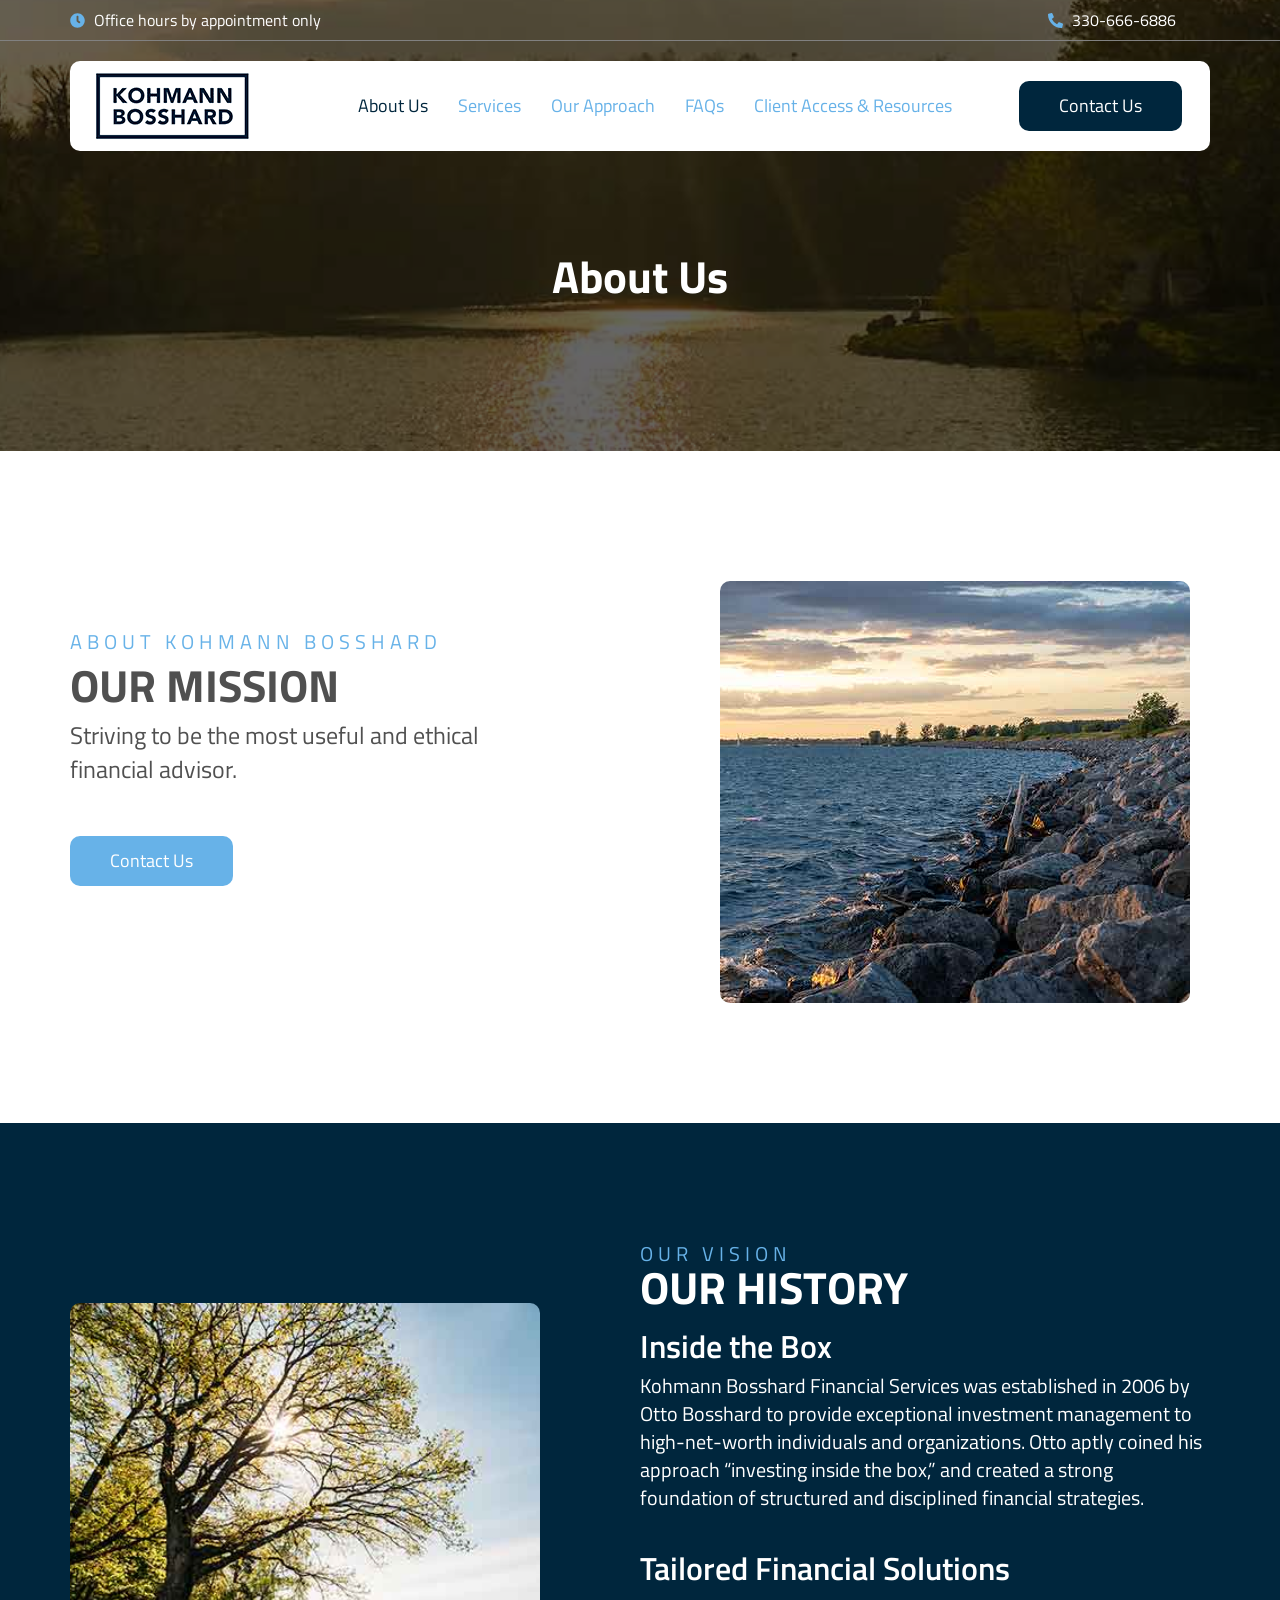
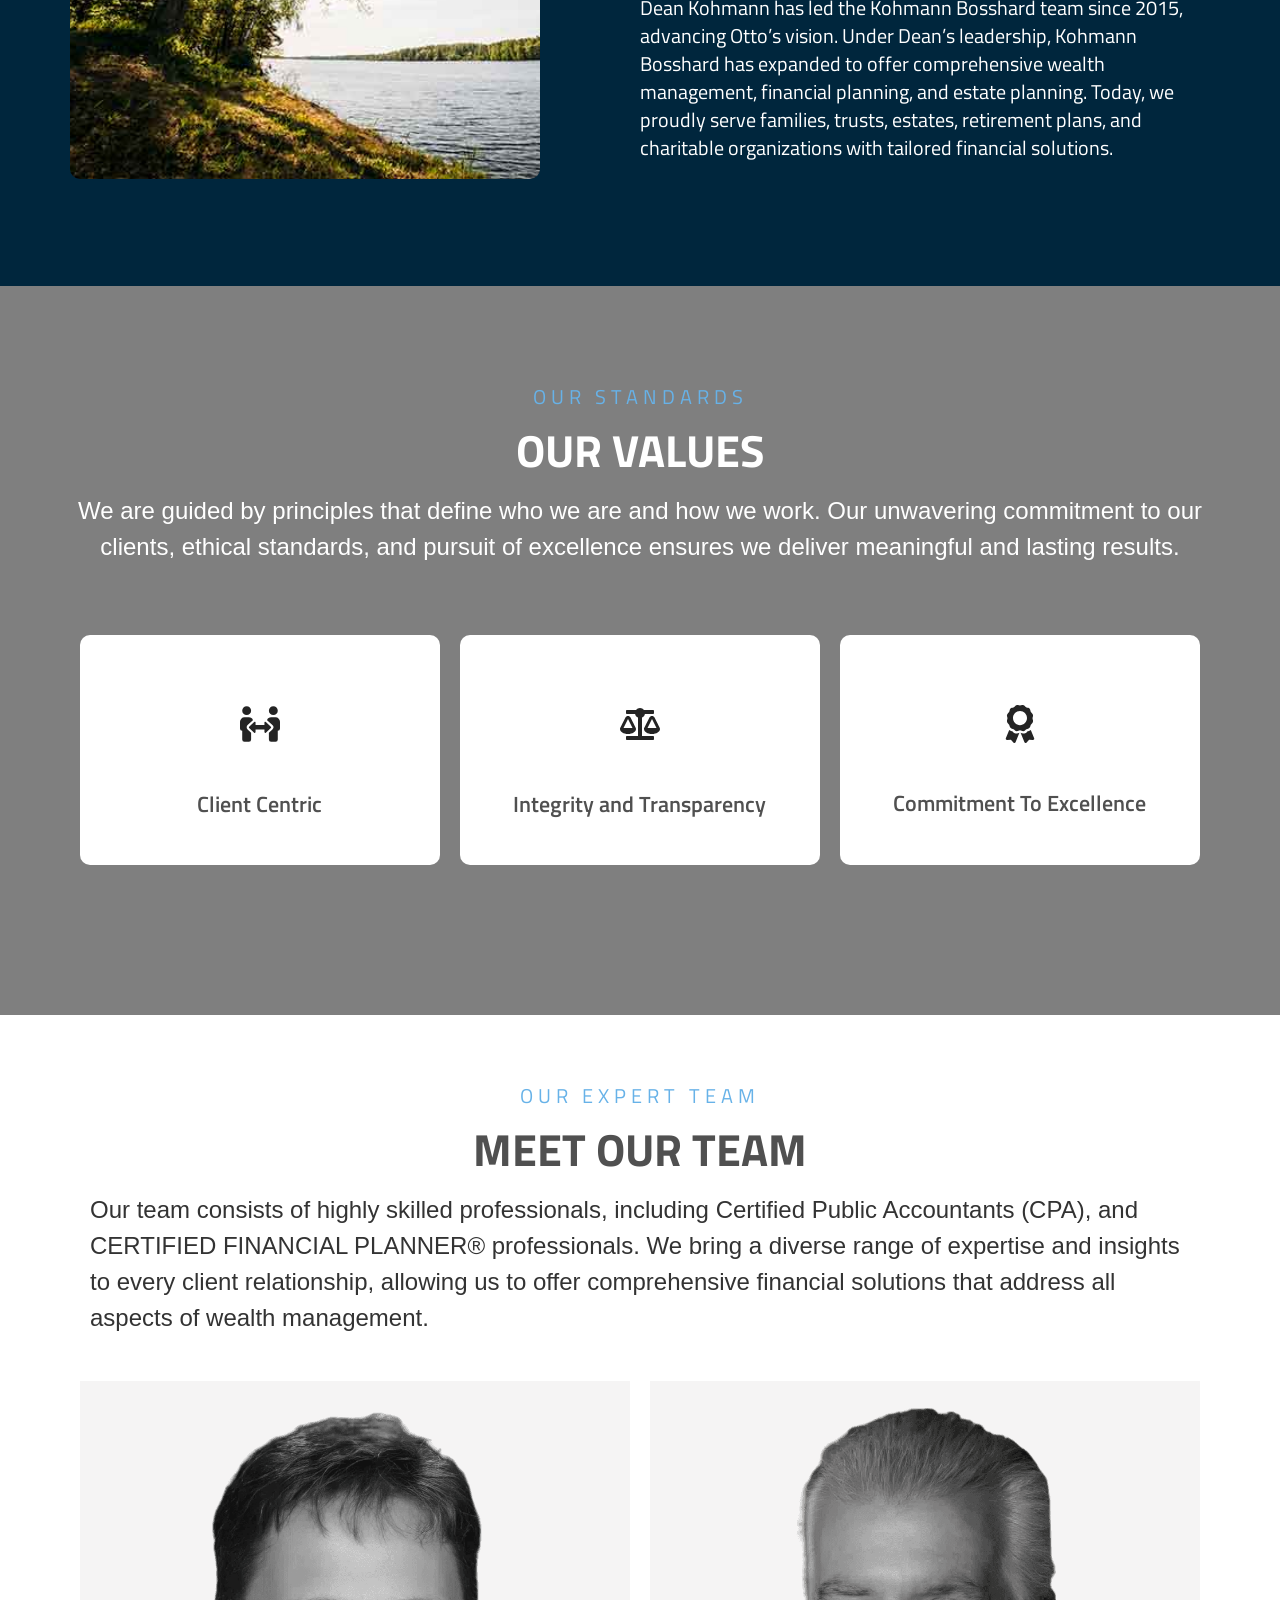
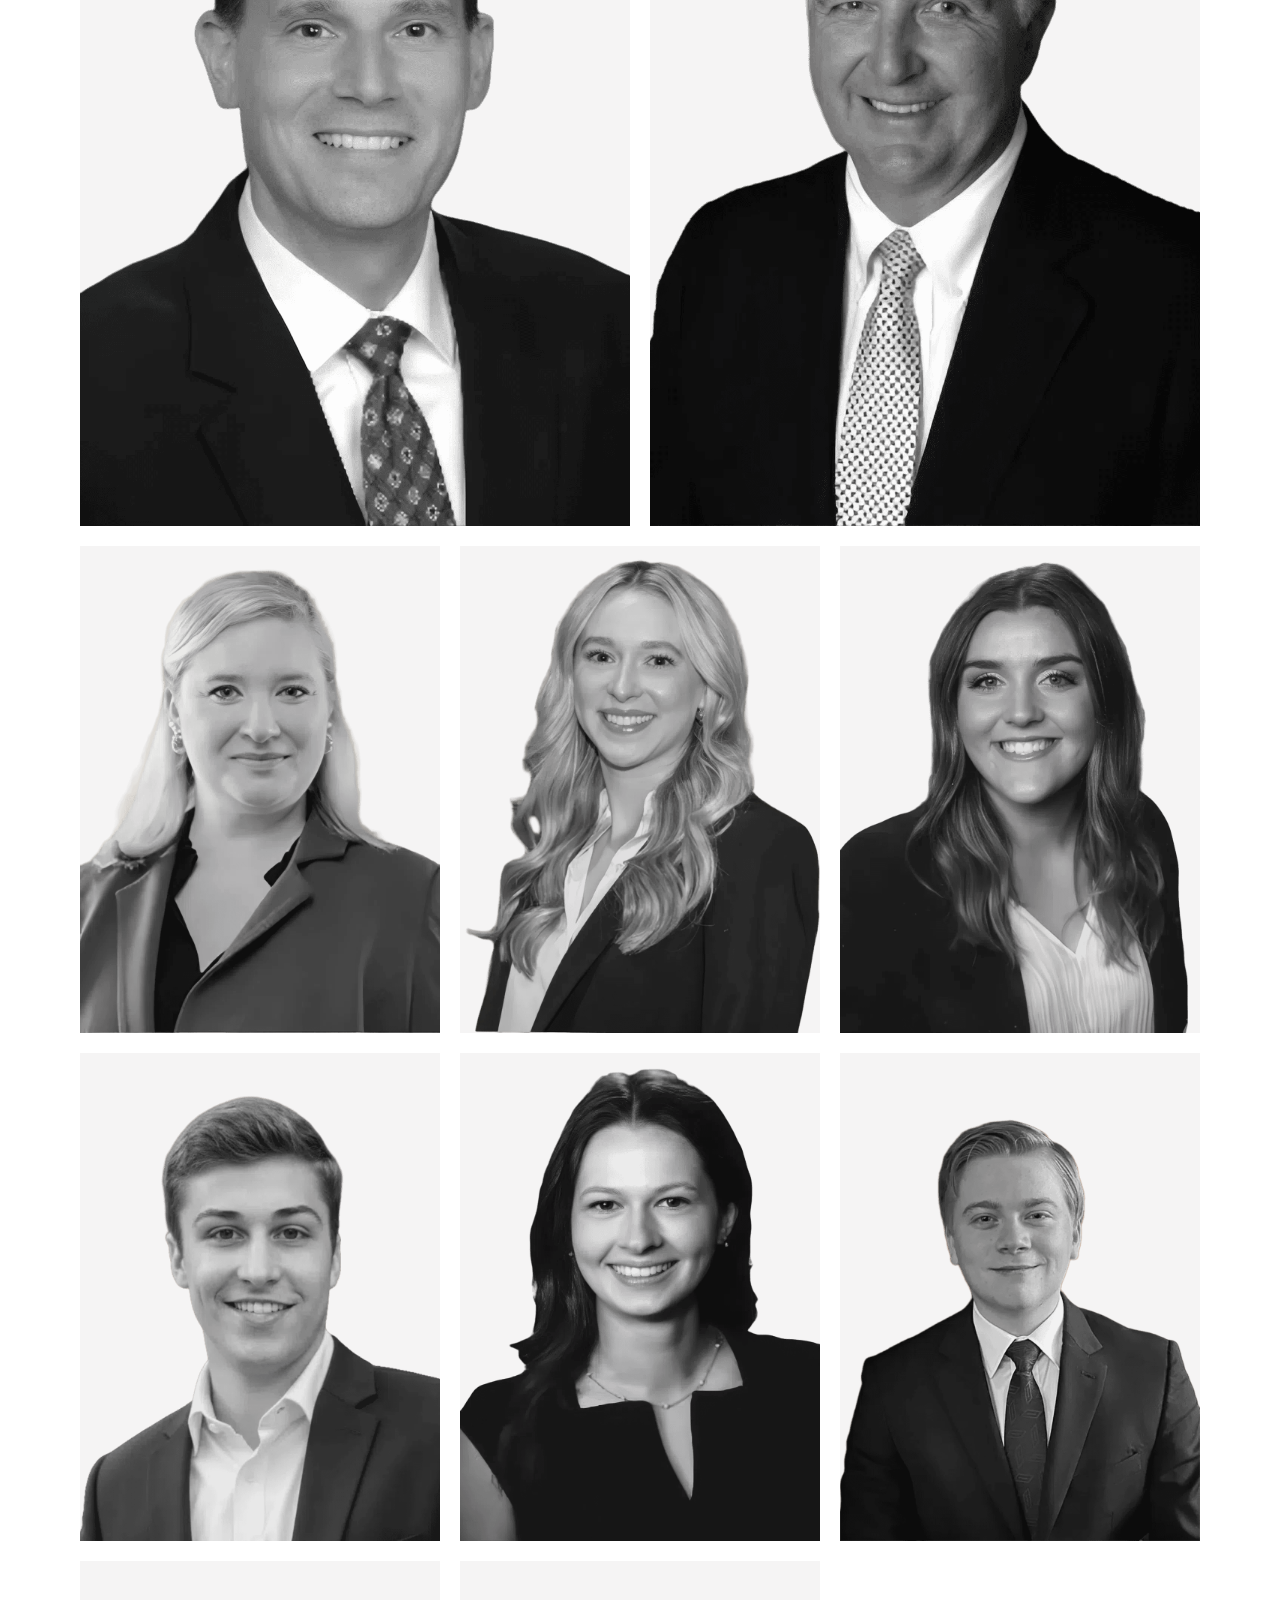
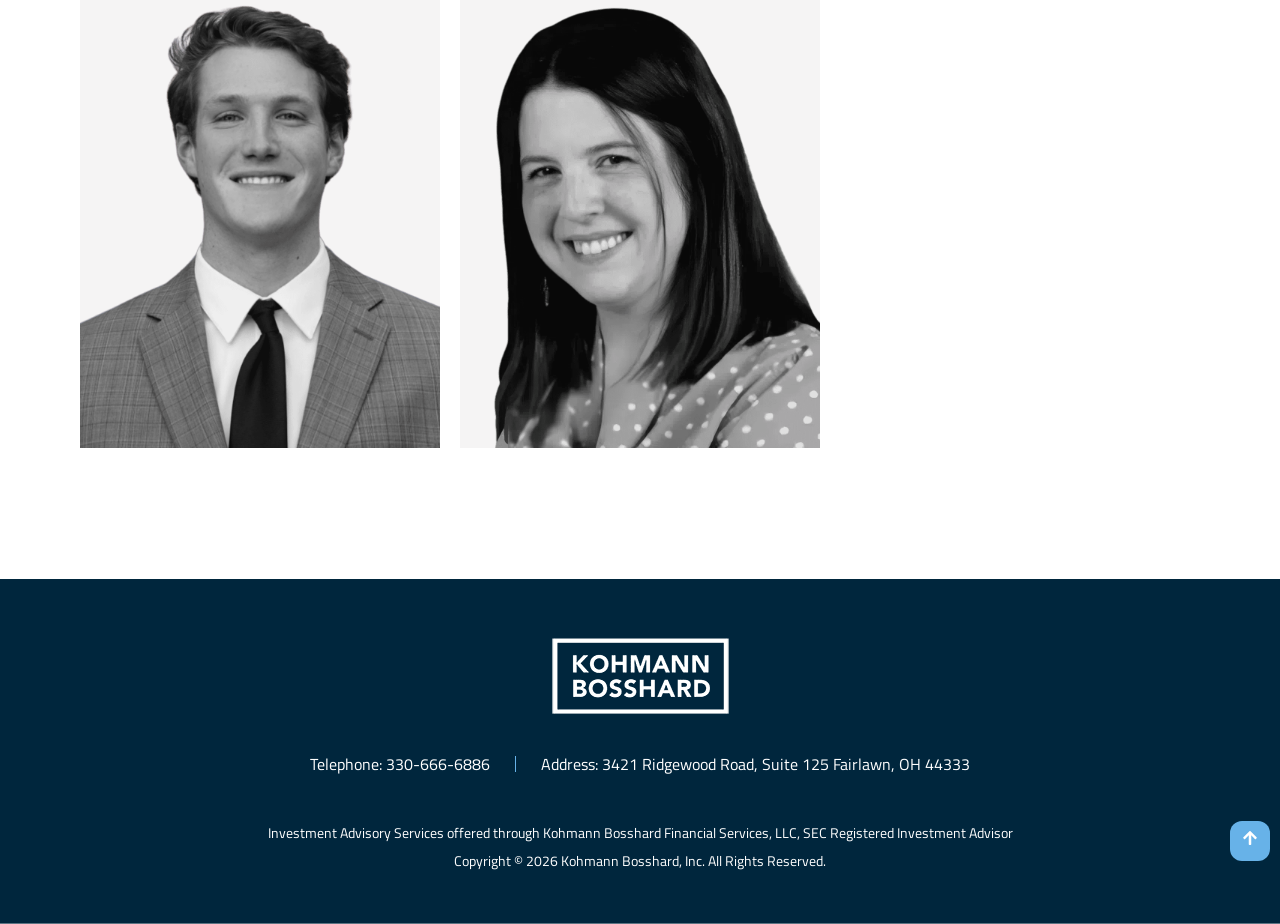
<file: about-us/index.html>
<!DOCTYPE html>
<html lang="en-US">
<head>
<meta charset="UTF-8">
<meta name="viewport" content="width=device-width, initial-scale=1.0, viewport-fit=cover">
<title>About Us &#8211; Kohmann Bosshard</title>
<link rel="canonical" href="https://kohmannbosshard.com/about-us/">
<link rel="stylesheet" href="/css/reset.css">
<link rel="stylesheet" href="/css/theme.css">
<link rel="stylesheet" href="/css/header-footer.css">
<link rel="stylesheet" href="/css/frontend.min.css">
<link rel="stylesheet" href="/css/post-334.css">
<link rel="stylesheet" href="/css/post-462.css">
<link rel="stylesheet" href="/css/widget-icon-list.min.css">
<link rel="stylesheet" href="/css/widget-image.min.css">
<link rel="stylesheet" href="/css/common.css">
<link rel="stylesheet" href="/css/nav-menu.css">
<link rel="stylesheet" href="/css/widget-heading.min.css">
<link rel="stylesheet" href="/css/widget-spacer.min.css">
<link rel="stylesheet" href="/css/magnific-popup.css">
<link rel="stylesheet" href="/css/team.css">
<link rel="stylesheet" href="/css/back-to-top.css">
<link rel="stylesheet" href="/css/all.min.css">
<link rel="stylesheet" href="/css/v4-shims.min.css">
<link rel="stylesheet" href="/css/e-animation-shrink.min.css">
<link rel="stylesheet" href="/css/fadeInLeft.min.css">
<link rel="stylesheet" href="/css/style.min.css">
<link rel="stylesheet" href="/css/font-awesome.min.css">
<link rel="stylesheet" href="/css/ha-462.css">
<link rel="stylesheet" href="/css/montserrat.css">
<link rel="stylesheet" href="/css/titilliumweb.css">
<link rel="stylesheet" href="/css/ekiticons.css">
<link rel="stylesheet" href="/css/elementor-inline-16f7a1a5587e.css">
<link rel="stylesheet" href="/css/custom.css">
<link rel="stylesheet" href="/css/site.css">
</head>
<body class="wp-singular page-template page-template-elementor_canvas page page-id-462 wp-custom-logo wp-embed-responsive wp-theme-hello-elementor hello-elementor-default elementor-default elementor-template-canvas elementor-kit-334 elementor-page elementor-page-462">

			<div data-elementor-type="wp-page" data-elementor-id="462" class="elementor elementor-462" data-elementor-settings="{&quot;ha_cmc_init_switcher&quot;:&quot;no&quot;}" data-elementor-post-type="page">
						<section class="elementor-section elementor-top-section elementor-element elementor-element-4c2c0db9 elementor-hidden-tablet elementor-hidden-mobile elementor-section-boxed elementor-section-height-default elementor-section-height-default" data-id="4c2c0db9" data-element_type="section" data-e-type="section" data-settings="{&quot;animation&quot;:&quot;none&quot;,&quot;_ha_eqh_enable&quot;:false}">
						<div class="elementor-container elementor-column-gap-default">
					<div class="elementor-column elementor-col-33 elementor-top-column elementor-element elementor-element-279d7642" data-id="279d7642" data-element_type="column" data-e-type="column">
			<div class="elementor-widget-wrap elementor-element-populated">
						<div class="elementor-element elementor-element-9962c57 elementor-align-start elementor-icon-list--layout-traditional elementor-list-item-link-full_width elementor-widget elementor-widget-icon-list" data-id="9962c57" data-element_type="widget" data-e-type="widget" data-widget_type="icon-list.default">
				<div class="elementor-widget-container">
							<ul class="elementor-icon-list-items">
							<li class="elementor-icon-list-item">
											<span class="elementor-icon-list-icon">
							<svg aria-hidden="true" class="e-font-icon-svg e-fas-clock" viewBox="0 0 512 512" xmlns="http://www.w3.org/2000/svg"><path d="M256,8C119,8,8,119,8,256S119,504,256,504,504,393,504,256,393,8,256,8Zm92.49,313h0l-20,25a16,16,0,0,1-22.49,2.5h0l-67-49.72a40,40,0,0,1-15-31.23V112a16,16,0,0,1,16-16h32a16,16,0,0,1,16,16V256l58,42.5A16,16,0,0,1,348.49,321Z"></path></svg>						</span>
										<span class="elementor-icon-list-text">Office hours by appointment only</span>
									</li>
						</ul>
						</div>
				</div>
					</div>
		</div>
				<div class="elementor-column elementor-col-33 elementor-top-column elementor-element elementor-element-55637536" data-id="55637536" data-element_type="column" data-e-type="column">
			<div class="elementor-widget-wrap">
							</div>
		</div>
				<div class="elementor-column elementor-col-33 elementor-top-column elementor-element elementor-element-8955c50" data-id="8955c50" data-element_type="column" data-e-type="column">
			<div class="elementor-widget-wrap elementor-element-populated">
						<div class="elementor-element elementor-element-341a2a10 elementor-icon-list--layout-inline elementor-align-end elementor-list-item-link-full_width elementor-widget elementor-widget-icon-list" data-id="341a2a10" data-element_type="widget" data-e-type="widget" data-widget_type="icon-list.default">
				<div class="elementor-widget-container">
							<ul class="elementor-icon-list-items elementor-inline-items">
							<li class="elementor-icon-list-item elementor-inline-item">
											<span class="elementor-icon-list-icon">
							<svg aria-hidden="true" class="e-font-icon-svg e-fas-phone-alt" viewBox="0 0 512 512" xmlns="http://www.w3.org/2000/svg"><path d="M497.39 361.8l-112-48a24 24 0 0 0-28 6.9l-49.6 60.6A370.66 370.66 0 0 1 130.6 204.11l60.6-49.6a23.94 23.94 0 0 0 6.9-28l-48-112A24.16 24.16 0 0 0 122.6.61l-104 24A24 24 0 0 0 0 48c0 256.5 207.9 464 464 464a24 24 0 0 0 23.4-18.6l24-104a24.29 24.29 0 0 0-14.01-27.6z"></path></svg>						</span>
										<span class="elementor-icon-list-text">330-666-6886</span>
									</li>
						</ul>
						</div>
				</div>
					</div>
		</div>
					</div>
		</section>
				<section class="elementor-section elementor-top-section elementor-element elementor-element-ec1a0df elementor-section-boxed elementor-section-height-default elementor-section-height-default" data-id="ec1a0df" data-element_type="section" data-e-type="section" data-settings="{&quot;animation&quot;:&quot;none&quot;,&quot;_ha_eqh_enable&quot;:false}">
						<div class="elementor-container elementor-column-gap-default">
					<div class="elementor-column elementor-col-100 elementor-top-column elementor-element elementor-element-154e848" data-id="154e848" data-element_type="column" data-e-type="column" data-settings="{&quot;background_background&quot;:&quot;classic&quot;,&quot;animation&quot;:&quot;none&quot;}">
			<div class="elementor-widget-wrap elementor-element-populated">
						<section class="elementor-section elementor-inner-section elementor-element elementor-element-11891bd elementor-section-boxed elementor-section-height-default elementor-section-height-default" data-id="11891bd" data-element_type="section" data-e-type="section" data-settings="{&quot;animation&quot;:&quot;none&quot;,&quot;_ha_eqh_enable&quot;:false}">
						<div class="elementor-container elementor-column-gap-default">
					<div class="elementor-column elementor-col-33 elementor-inner-column elementor-element elementor-element-051b420" data-id="051b420" data-element_type="column" data-e-type="column" data-settings="{&quot;animation&quot;:&quot;none&quot;}">
			<div class="elementor-widget-wrap elementor-element-populated">
						<div class="elementor-element elementor-element-2a84ac7 elementor-widget elementor-widget-image" data-id="2a84ac7" data-element_type="widget" data-e-type="widget" data-settings="{&quot;_animation&quot;:&quot;none&quot;}" data-widget_type="image.default">
				<div class="elementor-widget-container">
																<a href="/">
							<img decoding="async" width="166" height="80" class="attachment-large size-large wp-image-757 " alt="Kohmann Bosshard" src="/images/Kohmann-Bosshard-Logo-166x80-1.png" />								</a>
															</div>
				</div>
					</div>
		</div>
				<div class="elementor-column elementor-col-33 elementor-inner-column elementor-element elementor-element-03ae225" data-id="03ae225" data-element_type="column" data-e-type="column">
			<div class="elementor-widget-wrap elementor-element-populated">
						<div class="elementor-element elementor-element-6b3e968 elementor-widget elementor-widget-ekit-nav-menu" data-id="6b3e968" data-element_type="widget" data-e-type="widget" data-settings="{&quot;_animation&quot;:&quot;none&quot;}" data-widget_type="ekit-nav-menu.default">
				<div class="elementor-widget-container">
							<nav class="ekit-wid-con ekit_menu_responsive_tablet"
			aria-label="New Site Menu top"
			data-hamburger-icon="icon icon-burger-menu"
			data-hamburger-icon-type="icon"
			data-responsive-breakpoint="1024"
			data-close-on-anchor="no">
			            <button class="elementskit-menu-hamburger elementskit-menu-toggler"  type="button" aria-expanded="false" aria-controls="ekit-megamenu-new-site-menu-top" aria-label="Menu">
                <i aria-hidden="true" class="ekit-menu-icon icon icon-burger-menu"></i>            </button>
            <div id="ekit-megamenu-new-site-menu-top" class="elementskit-menu-container elementskit-menu-offcanvas-elements elementskit-navbar-nav-default ekit-nav-menu-one-page-no ekit-nav-dropdown-hover"><ul id="menu-new-site-menu-top" class="elementskit-navbar-nav elementskit-menu-po-center submenu-click-on-icon"><li id="menu-item-668" class="menu-item menu-item-type-post_type menu-item-object-page current-menu-item page_item page-item-462 current_page_item menu-item-668 nav-item elementskit-mobile-builder-content active" data-vertical-menu=750px><a href="/about-us/" class="ekit-menu-nav-link active">About Us</a></li>
<li id="menu-item-666" class="menu-item menu-item-type-post_type menu-item-object-page menu-item-666 nav-item elementskit-mobile-builder-content" data-vertical-menu=750px><a href="/services/" class="ekit-menu-nav-link">Services</a></li>
<li id="menu-item-665" class="menu-item menu-item-type-post_type menu-item-object-page menu-item-665 nav-item elementskit-mobile-builder-content" data-vertical-menu=750px><a href="/our-approach/" class="ekit-menu-nav-link">Our Approach</a></li>
<li id="menu-item-664" class="menu-item menu-item-type-post_type menu-item-object-page menu-item-664 nav-item elementskit-mobile-builder-content" data-vertical-menu=750px><a href="/faqs/" class="ekit-menu-nav-link">FAQs</a></li>
<li id="menu-item-1060" class="menu-item menu-item-type-post_type menu-item-object-page menu-item-1060 nav-item elementskit-mobile-builder-content" data-vertical-menu=750px><a href="/resources-2/" class="ekit-menu-nav-link">Client Access &#038; Resources</a></li>
<li id="menu-item-1582" class="mobile-contact-link menu-item menu-item-type-custom menu-item-object-custom menu-item-1582 nav-item elementskit-mobile-builder-content" data-vertical-menu=750px><a href="/contact-us/" class="ekit-menu-nav-link">Contact Us</a></li>
</ul><div class="elementskit-nav-identity-panel"><a class="elementskit-nav-logo" href="/" target="" rel=""><img title="Kohmann-Bosshard-Logo-121&#215;59" alt="Kohmann Bosshard" decoding="async" src="/images/Kohmann-Bosshard-Logo-121x59-1.png" class="" /></a><button class="elementskit-menu-close elementskit-menu-toggler" type="button">X</button></div></div>
			<div class="elementskit-menu-overlay elementskit-menu-offcanvas-elements elementskit-menu-toggler ekit-nav-menu--overlay"></div>        </nav>
						</div>
				</div>
					</div>
		</div>
				<div class="elementor-column elementor-col-33 elementor-inner-column elementor-element elementor-element-748ce63 elementor-hidden-tablet elementor-hidden-mobile" data-id="748ce63" data-element_type="column" data-e-type="column">
			<div class="elementor-widget-wrap elementor-element-populated">
						<div class="elementor-element elementor-element-8023d73 elementor-align-right elementor-widget elementor-widget-button" data-id="8023d73" data-element_type="widget" data-e-type="widget" data-settings="{&quot;_animation&quot;:&quot;none&quot;}" data-widget_type="button.default">
				<div class="elementor-widget-container">
									<div class="elementor-button-wrapper">
					<a class="elementor-button elementor-button-link elementor-size-sm elementor-animation-shrink" href="/contact-us/">
						<span class="elementor-button-content-wrapper">
									<span class="elementor-button-text">Contact Us</span>
					</span>
					</a>
				</div>
								</div>
				</div>
					</div>
		</div>
					</div>
		</section>
					</div>
		</div>
					</div>
		</section>
				<section class="elementor-section elementor-top-section elementor-element elementor-element-b38d0ae elementor-section-height-min-height elementor-section-boxed elementor-section-height-default elementor-section-items-middle" data-id="b38d0ae" data-element_type="section" data-e-type="section" data-settings="{&quot;background_background&quot;:&quot;classic&quot;,&quot;_ha_eqh_enable&quot;:false}">
							<div class="elementor-background-overlay"></div>
							<div class="elementor-container elementor-column-gap-no">
					<div class="elementor-column elementor-col-100 elementor-top-column elementor-element elementor-element-212c7bb7" data-id="212c7bb7" data-element_type="column" data-e-type="column">
			<div class="elementor-widget-wrap elementor-element-populated">
						<div class="elementor-element elementor-element-3385d3f3 elementor-widget elementor-widget-heading" data-id="3385d3f3" data-element_type="widget" data-e-type="widget" data-settings="{&quot;_animation&quot;:&quot;none&quot;}" data-widget_type="heading.default">
				<div class="elementor-widget-container">
					<h1 class="elementor-heading-title elementor-size-default">About Us</h1>				</div>
				</div>
					</div>
		</div>
					</div>
		</section>
				<section class="elementor-section elementor-top-section elementor-element elementor-element-39b02eaa elementor-section-boxed elementor-section-height-default elementor-section-height-default" data-id="39b02eaa" data-element_type="section" data-e-type="section" data-settings="{&quot;_ha_eqh_enable&quot;:false}">
						<div class="elementor-container elementor-column-gap-default">
					<div class="elementor-column elementor-col-50 elementor-top-column elementor-element elementor-element-1c36a2d9" data-id="1c36a2d9" data-element_type="column" data-e-type="column">
			<div class="elementor-widget-wrap elementor-element-populated">
						<div class="elementor-element elementor-element-5d24c418 elementor-widget elementor-widget-heading" data-id="5d24c418" data-element_type="widget" data-e-type="widget" data-settings="{&quot;_animation&quot;:&quot;none&quot;}" data-widget_type="heading.default">
				<div class="elementor-widget-container">
					<h6 class="elementor-heading-title elementor-size-default">ABOUT KOHMANN BOSSHARD</h6>				</div>
				</div>
				<div class="elementor-element elementor-element-335318ff elementor-widget elementor-widget-heading" data-id="335318ff" data-element_type="widget" data-e-type="widget" data-settings="{&quot;_animation&quot;:&quot;none&quot;}" data-widget_type="heading.default">
				<div class="elementor-widget-container">
					<h2 class="elementor-heading-title elementor-size-default">OUR MISSION</h2>				</div>
				</div>
				<div class="elementor-element elementor-element-6bcd2ea5 elementor-widget elementor-widget-text-editor" data-id="6bcd2ea5" data-element_type="widget" data-e-type="widget" data-settings="{&quot;_animation&quot;:&quot;none&quot;}" data-widget_type="text-editor.default">
				<div class="elementor-widget-container">
									<p class="p1">Striving to be the most useful and ethical financial advisor.<span class="Apple-converted-space"> </span></p>								</div>
				</div>
				<div class="elementor-element elementor-element-1cb040ed elementor-align-left elementor-mobile-align-center elementor-widget elementor-widget-button" data-id="1cb040ed" data-element_type="widget" data-e-type="widget" data-settings="{&quot;_animation&quot;:&quot;none&quot;}" data-widget_type="button.default">
				<div class="elementor-widget-container">
									<div class="elementor-button-wrapper">
					<a class="elementor-button elementor-button-link elementor-size-sm elementor-animation-shrink" href="/contact-us/">
						<span class="elementor-button-content-wrapper">
									<span class="elementor-button-text">Contact Us</span>
					</span>
					</a>
				</div>
								</div>
				</div>
					</div>
		</div>
				<div class="elementor-column elementor-col-50 elementor-top-column elementor-element elementor-element-604633ec" data-id="604633ec" data-element_type="column" data-e-type="column">
			<div class="elementor-widget-wrap elementor-element-populated">
						<div class="elementor-element elementor-element-43fc1cb1 elementor-hidden-mobile elementor-widget elementor-widget-image" data-id="43fc1cb1" data-element_type="widget" data-e-type="widget" data-settings="{&quot;_animation&quot;:&quot;none&quot;}" data-widget_type="image.default">
				<div class="elementor-widget-container">
															<img fetchpriority="high" decoding="async" width="470" height="422" src="/images/SmallPic1.jpg" class="attachment-large size-large wp-image-1179" alt="Small Pic 1" srcset="/images/SmallPic1.jpg 470w, /images/SmallPic1-300x269.jpg 300w" sizes="(max-width: 470px) 100vw, 470px" />															</div>
				</div>
					</div>
		</div>
					</div>
		</section>
				<section class="elementor-section elementor-top-section elementor-element elementor-element-aaa3db5 elementor-section-boxed elementor-section-height-default elementor-section-height-default" data-id="aaa3db5" data-element_type="section" data-e-type="section" data-settings="{&quot;background_background&quot;:&quot;classic&quot;,&quot;_ha_eqh_enable&quot;:false}">
						<div class="elementor-container elementor-column-gap-default">
					<div class="elementor-column elementor-col-50 elementor-top-column elementor-element elementor-element-31d545ab" data-id="31d545ab" data-element_type="column" data-e-type="column">
			<div class="elementor-widget-wrap elementor-element-populated">
						<div class="elementor-element elementor-element-5a6b197f elementor-hidden-mobile elementor-widget elementor-widget-image" data-id="5a6b197f" data-element_type="widget" data-e-type="widget" data-settings="{&quot;_animation&quot;:&quot;none&quot;}" data-widget_type="image.default">
				<div class="elementor-widget-container">
															<img decoding="async" width="470" height="422" class="attachment-full size-full wp-image-1180 " alt="Small Pic 3" src="/images/SmallPic3.jpg" srcset="/images/SmallPic3.jpg 470w, /images/SmallPic3-300x269.jpg 300w" sizes="(max-width: 470px) 100vw, 470px"/>															</div>
				</div>
					</div>
		</div>
				<div class="elementor-column elementor-col-50 elementor-top-column elementor-element elementor-element-3f9bdd70" data-id="3f9bdd70" data-element_type="column" data-e-type="column">
			<div class="elementor-widget-wrap elementor-element-populated">
						<div class="elementor-element elementor-element-324bc279 elementor-widget elementor-widget-heading" data-id="324bc279" data-element_type="widget" data-e-type="widget" data-settings="{&quot;_animation&quot;:&quot;none&quot;}" data-widget_type="heading.default">
				<div class="elementor-widget-container">
					<h6 class="elementor-heading-title elementor-size-default">OUR VISION</h6>				</div>
				</div>
				<div class="elementor-element elementor-element-37e6b08a elementor-widget elementor-widget-heading" data-id="37e6b08a" data-element_type="widget" data-e-type="widget" data-settings="{&quot;_animation&quot;:&quot;none&quot;}" data-widget_type="heading.default">
				<div class="elementor-widget-container">
					<h2 class="elementor-heading-title elementor-size-default">OUR HISTORY</h2>				</div>
				</div>
				<div class="elementor-element elementor-element-5448c9a elementor-widget elementor-widget-heading" data-id="5448c9a" data-element_type="widget" data-e-type="widget" data-settings="{&quot;_animation&quot;:&quot;none&quot;}" data-widget_type="heading.default">
				<div class="elementor-widget-container">
					<h2 class="elementor-heading-title elementor-size-default">Inside the Box</h2>				</div>
				</div>
				<div class="elementor-element elementor-element-1b16aaa5 elementor-widget elementor-widget-text-editor" data-id="1b16aaa5" data-element_type="widget" data-e-type="widget" data-settings="{&quot;_animation&quot;:&quot;none&quot;}" data-widget_type="text-editor.default">
				<div class="elementor-widget-container">
									<p class="p1">Kohmann Bosshard Financial Services was established in 2006 by Otto Bosshard to provide exceptional investment management to high-net-worth individuals and organizations. Otto aptly coined his approach “investing inside the box,” and created a strong foundation of structured and disciplined financial strategies.<span class="Apple-converted-space"> </span></p>								</div>
				</div>
				<div class="elementor-element elementor-element-21342858 elementor-widget elementor-widget-heading" data-id="21342858" data-element_type="widget" data-e-type="widget" data-settings="{&quot;_animation&quot;:&quot;none&quot;}" data-widget_type="heading.default">
				<div class="elementor-widget-container">
					<h2 class="elementor-heading-title elementor-size-default">Tailored Financial Solutions</h2>				</div>
				</div>
				<div class="elementor-element elementor-element-301d2dbb elementor-widget elementor-widget-text-editor" data-id="301d2dbb" data-element_type="widget" data-e-type="widget" data-settings="{&quot;_animation&quot;:&quot;none&quot;}" data-widget_type="text-editor.default">
				<div class="elementor-widget-container">
									<p class="p1">Dean Kohmann has led the Kohmann Bosshard team since 2015, advancing Otto’s vision. Under Dean’s leadership, Kohmann Bosshard has expanded to offer comprehensive wealth management, financial planning, and estate planning. Today, we proudly serve families, trusts, estates, retirement plans, and charitable organizations with tailored financial solutions.<span class="Apple-converted-space">&nbsp;</span></p>								</div>
				</div>
				<div class="elementor-element elementor-element-3014109 elementor-widget elementor-widget-spacer" data-id="3014109" data-element_type="widget" data-e-type="widget" data-widget_type="spacer.default">
				<div class="elementor-widget-container">
							<div class="elementor-spacer">
			<div class="elementor-spacer-inner"></div>
		</div>
						</div>
				</div>
					</div>
		</div>
					</div>
		</section>
				<section class="elementor-section elementor-top-section elementor-element elementor-element-7d9e5f06 elementor-section-boxed elementor-section-height-default elementor-section-height-default" data-id="7d9e5f06" data-element_type="section" data-e-type="section" data-settings="{&quot;background_background&quot;:&quot;classic&quot;,&quot;_ha_eqh_enable&quot;:false}">
							<div class="elementor-background-overlay"></div>
							<div class="elementor-container elementor-column-gap-default">
					<div class="elementor-column elementor-col-100 elementor-top-column elementor-element elementor-element-1156d8f5" data-id="1156d8f5" data-element_type="column" data-e-type="column">
			<div class="elementor-widget-wrap elementor-element-populated">
						<div class="elementor-element elementor-element-4d1714cd elementor-widget elementor-widget-heading" data-id="4d1714cd" data-element_type="widget" data-e-type="widget" data-settings="{&quot;_animation&quot;:&quot;none&quot;}" data-widget_type="heading.default">
				<div class="elementor-widget-container">
					<h6 class="elementor-heading-title elementor-size-default">OUR STANDARDS</h6>				</div>
				</div>
				<div class="elementor-element elementor-element-2d03266f elementor-widget elementor-widget-heading" data-id="2d03266f" data-element_type="widget" data-e-type="widget" data-settings="{&quot;_animation&quot;:&quot;none&quot;,&quot;_animation_tablet&quot;:&quot;fadeInLeft&quot;}" data-widget_type="heading.default">
				<div class="elementor-widget-container">
					<h2 class="elementor-heading-title elementor-size-default">OUR VALUES</h2>				</div>
				</div>
				<div class="elementor-element elementor-element-37f64c5e elementor-widget elementor-widget-text-editor" data-id="37f64c5e" data-element_type="widget" data-e-type="widget" data-settings="{&quot;_animation&quot;:&quot;none&quot;}" data-widget_type="text-editor.default">
				<div class="elementor-widget-container">
									<p>We are guided by principles that define who we are and how we work. Our unwavering commitment to our clients, ethical standards, and pursuit of excellence ensures we deliver meaningful and lasting results.</p>								</div>
				</div>
				<section class="elementor-section elementor-inner-section elementor-element elementor-element-c255802 elementor-section-boxed elementor-section-height-default elementor-section-height-default" data-id="c255802" data-element_type="section" data-e-type="section" data-settings="{&quot;animation&quot;:&quot;none&quot;,&quot;_ha_eqh_enable&quot;:false}">
						<div class="elementor-container elementor-column-gap-default">
					<div class="elementor-column elementor-col-33 elementor-inner-column elementor-element elementor-element-4e4d02d" data-id="4e4d02d" data-element_type="column" data-e-type="column">
			<div class="elementor-widget-wrap elementor-element-populated">
						<div class="elementor-element elementor-element-acc1de4 elementor-widget elementor-widget-ha-flip-box happy-addon ha-flip-box" data-id="acc1de4" data-element_type="widget" data-e-type="widget" data-widget_type="ha-flip-box.default">
				<div class="elementor-widget-container">
					
        <div class="ha-flip-box-container ha-flip-effect-classic">

            <div class="ha-flip-box-inner ha-flip-right">
                <div class="ha-flip-box-inner-wrapper">
                    <div class="ha-flip-box-front">
                        <div class="ha-flip-box-front-inner">
                            <div class="icon-wrap">
                                                                    <span class="ha-flip-icon icon">
                                        <svg class="e-font-icon-svg e-fas-people-arrows" viewBox="0 0 576 512" xmlns="http://www.w3.org/2000/svg"><path d="M96,128A64,64,0,1,0,32,64,64,64,0,0,0,96,128Zm0,176.08a44.11,44.11,0,0,1,13.64-32L181.77,204c1.65-1.55,3.77-2.31,5.61-3.57A63.91,63.91,0,0,0,128,160H64A64,64,0,0,0,0,224v96a32,32,0,0,0,32,32V480a32,32,0,0,0,32,32h64a32,32,0,0,0,32-32V383.61l-50.36-47.53A44.08,44.08,0,0,1,96,304.08ZM480,128a64,64,0,1,0-64-64A64,64,0,0,0,480,128Zm32,32H448a63.91,63.91,0,0,0-59.38,40.42c1.84,1.27,4,2,5.62,3.59l72.12,68.06a44.37,44.37,0,0,1,0,64L416,383.62V480a32,32,0,0,0,32,32h64a32,32,0,0,0,32-32V352a32,32,0,0,0,32-32V224A64,64,0,0,0,512,160ZM444.4,295.34l-72.12-68.06A12,12,0,0,0,352,236v36H224V236a12,12,0,0,0-20.28-8.73L131.6,295.34a12.4,12.4,0,0,0,0,17.47l72.12,68.07A12,12,0,0,0,224,372.14V336H352v36.14a12,12,0,0,0,20.28,8.74l72.12-68.07A12.4,12.4,0,0,0,444.4,295.34Z"></path></svg>                                    </span>
                                                                                            </div>

                            <div class="ha-text">
                                                                    <h2 class="ha-flip-box-heading">Client Centric</h2>
                                
                                                            </div>
                        </div>
                    </div>

                    <div class="ha-flip-box-back">
                        <div class="ha-flip-box-back-inner">
                            <div class="icon-wrap">
                                                                                            </div>

                            <div class="ha-text">
                                                                    <h2 class="ha-flip-box-heading-back">Client Centric</h2>
                                
                                                                    <p class="ha-desc">Our client-centric approach ensures that we truly understand our client’s financial needs and that every decision aligns with their best interests.</p>
                                                            </div>

                        </div>
                    </div>
                </div>
            </div>
        </div>
    				</div>
				</div>
					</div>
		</div>
				<div class="elementor-column elementor-col-33 elementor-inner-column elementor-element elementor-element-fb39ae3" data-id="fb39ae3" data-element_type="column" data-e-type="column">
			<div class="elementor-widget-wrap elementor-element-populated">
						<div class="elementor-element elementor-element-d8e21b1 elementor-widget elementor-widget-ha-flip-box happy-addon ha-flip-box" data-id="d8e21b1" data-element_type="widget" data-e-type="widget" data-widget_type="ha-flip-box.default">
				<div class="elementor-widget-container">
					
        <div class="ha-flip-box-container ha-flip-effect-classic">

            <div class="ha-flip-box-inner ha-flip-right">
                <div class="ha-flip-box-inner-wrapper">
                    <div class="ha-flip-box-front">
                        <div class="ha-flip-box-front-inner">
                            <div class="icon-wrap">
                                                                    <span class="ha-flip-icon icon">
                                        <svg class="e-font-icon-svg e-fas-balance-scale" viewBox="0 0 640 512" xmlns="http://www.w3.org/2000/svg"><path d="M256 336h-.02c0-16.18 1.34-8.73-85.05-181.51-17.65-35.29-68.19-35.36-85.87 0C-2.06 328.75.02 320.33.02 336H0c0 44.18 57.31 80 128 80s128-35.82 128-80zM128 176l72 144H56l72-144zm511.98 160c0-16.18 1.34-8.73-85.05-181.51-17.65-35.29-68.19-35.36-85.87 0-87.12 174.26-85.04 165.84-85.04 181.51H384c0 44.18 57.31 80 128 80s128-35.82 128-80h-.02zM440 320l72-144 72 144H440zm88 128H352V153.25c23.51-10.29 41.16-31.48 46.39-57.25H528c8.84 0 16-7.16 16-16V48c0-8.84-7.16-16-16-16H383.64C369.04 12.68 346.09 0 320 0s-49.04 12.68-63.64 32H112c-8.84 0-16 7.16-16 16v32c0 8.84 7.16 16 16 16h129.61c5.23 25.76 22.87 46.96 46.39 57.25V448H112c-8.84 0-16 7.16-16 16v32c0 8.84 7.16 16 16 16h416c8.84 0 16-7.16 16-16v-32c0-8.84-7.16-16-16-16z"></path></svg>                                    </span>
                                                                                            </div>

                            <div class="ha-text">
                                                                    <h2 class="ha-flip-box-heading">Integrity and Transparency</h2>
                                
                                                            </div>
                        </div>
                    </div>

                    <div class="ha-flip-box-back">
                        <div class="ha-flip-box-back-inner">
                            <div class="icon-wrap">
                                                                                            </div>

                            <div class="ha-text">
                                                                    <h2 class="ha-flip-box-heading-back">Integrity and Transparency</h2>
                                
                                                                    <p class="ha-desc">As fiduciaries, we adhere to the highest ethical standards, ensuring transparency and honesty in all our dealings. We build lasting relationships based on trust and mutual respect.</p>
                                                            </div>

                        </div>
                    </div>
                </div>
            </div>
        </div>
    				</div>
				</div>
					</div>
		</div>
				<div class="elementor-column elementor-col-33 elementor-inner-column elementor-element elementor-element-8c43995" data-id="8c43995" data-element_type="column" data-e-type="column">
			<div class="elementor-widget-wrap elementor-element-populated">
						<div class="elementor-element elementor-element-03f7aaa elementor-widget elementor-widget-ha-flip-box happy-addon ha-flip-box" data-id="03f7aaa" data-element_type="widget" data-e-type="widget" data-widget_type="ha-flip-box.default">
				<div class="elementor-widget-container">
					
        <div class="ha-flip-box-container ha-flip-effect-classic">

            <div class="ha-flip-box-inner ha-flip-right">
                <div class="ha-flip-box-inner-wrapper">
                    <div class="ha-flip-box-front">
                        <div class="ha-flip-box-front-inner">
                            <div class="icon-wrap">
                                                                    <span class="ha-flip-icon icon">
                                        <svg class="e-font-icon-svg e-fas-award" viewBox="0 0 384 512" xmlns="http://www.w3.org/2000/svg"><path d="M97.12 362.63c-8.69-8.69-4.16-6.24-25.12-11.85-9.51-2.55-17.87-7.45-25.43-13.32L1.2 448.7c-4.39 10.77 3.81 22.47 15.43 22.03l52.69-2.01L105.56 507c8 8.44 22.04 5.81 26.43-4.96l52.05-127.62c-10.84 6.04-22.87 9.58-35.31 9.58-19.5 0-37.82-7.59-51.61-21.37zM382.8 448.7l-45.37-111.24c-7.56 5.88-15.92 10.77-25.43 13.32-21.07 5.64-16.45 3.18-25.12 11.85-13.79 13.78-32.12 21.37-51.62 21.37-12.44 0-24.47-3.55-35.31-9.58L252 502.04c4.39 10.77 18.44 13.4 26.43 4.96l36.25-38.28 52.69 2.01c11.62.44 19.82-11.27 15.43-22.03zM263 340c15.28-15.55 17.03-14.21 38.79-20.14 13.89-3.79 24.75-14.84 28.47-28.98 7.48-28.4 5.54-24.97 25.95-45.75 10.17-10.35 14.14-25.44 10.42-39.58-7.47-28.38-7.48-24.42 0-52.83 3.72-14.14-.25-29.23-10.42-39.58-20.41-20.78-18.47-17.36-25.95-45.75-3.72-14.14-14.58-25.19-28.47-28.98-27.88-7.61-24.52-5.62-44.95-26.41-10.17-10.35-25-14.4-38.89-10.61-27.87 7.6-23.98 7.61-51.9 0-13.89-3.79-28.72.25-38.89 10.61-20.41 20.78-17.05 18.8-44.94 26.41-13.89 3.79-24.75 14.84-28.47 28.98-7.47 28.39-5.54 24.97-25.95 45.75-10.17 10.35-14.15 25.44-10.42 39.58 7.47 28.36 7.48 24.4 0 52.82-3.72 14.14.25 29.23 10.42 39.59 20.41 20.78 18.47 17.35 25.95 45.75 3.72 14.14 14.58 25.19 28.47 28.98C104.6 325.96 106.27 325 121 340c13.23 13.47 33.84 15.88 49.74 5.82a39.676 39.676 0 0 1 42.53 0c15.89 10.06 36.5 7.65 49.73-5.82zM97.66 175.96c0-53.03 42.24-96.02 94.34-96.02s94.34 42.99 94.34 96.02-42.24 96.02-94.34 96.02-94.34-42.99-94.34-96.02z"></path></svg>                                    </span>
                                                                                            </div>

                            <div class="ha-text">
                                                                    <h2 class="ha-flip-box-heading">Commitment To Excellence</h2>
                                
                                                            </div>
                        </div>
                    </div>

                    <div class="ha-flip-box-back">
                        <div class="ha-flip-box-back-inner">
                            <div class="icon-wrap">
                                                                                            </div>

                            <div class="ha-text">
                                                                    <h2 class="ha-flip-box-heading-back">Commitment To Excellence</h2>
                                
                                                                    <p class="ha-desc">Our team of experienced professionals is committed to delivering exceptional service and results. We continuously improve our knowledge and skills to provide the best possible outcomes for our clients.</p>
                                                            </div>

                        </div>
                    </div>
                </div>
            </div>
        </div>
    				</div>
				</div>
					</div>
		</div>
					</div>
		</section>
					</div>
		</div>
					</div>
		</section>
				<section class="elementor-section elementor-top-section elementor-element elementor-element-5f06f550 elementor-section-boxed elementor-section-height-default elementor-section-height-default" data-id="5f06f550" data-element_type="section" data-e-type="section" data-settings="{&quot;_ha_eqh_enable&quot;:false}">
						<div class="elementor-container elementor-column-gap-default">
					<div class="elementor-column elementor-col-100 elementor-top-column elementor-element elementor-element-5dc8a759" data-id="5dc8a759" data-element_type="column" data-e-type="column">
			<div class="elementor-widget-wrap elementor-element-populated">
						<div class="elementor-element elementor-element-13ca2b84 elementor-widget elementor-widget-heading" data-id="13ca2b84" data-element_type="widget" data-e-type="widget" data-settings="{&quot;_animation&quot;:&quot;none&quot;}" data-widget_type="heading.default">
				<div class="elementor-widget-container">
					<h6 class="elementor-heading-title elementor-size-default">OUR EXPERT TEAM</h6>				</div>
				</div>
				<div class="elementor-element elementor-element-39dc2ecf elementor-widget elementor-widget-heading" data-id="39dc2ecf" data-element_type="widget" data-e-type="widget" data-settings="{&quot;_animation&quot;:&quot;none&quot;}" data-widget_type="heading.default">
				<div class="elementor-widget-container">
					<h2 class="elementor-heading-title elementor-size-default">MEET OUR TEAM</h2>				</div>
				</div>
				<div class="elementor-element elementor-element-18a9636e elementor-widget elementor-widget-text-editor" data-id="18a9636e" data-element_type="widget" data-e-type="widget" data-settings="{&quot;_animation&quot;:&quot;none&quot;}" data-widget_type="text-editor.default">
				<div class="elementor-widget-container">
									<p>Our team consists of highly skilled professionals, including Certified Public Accountants (CPA), and CERTIFIED FINANCIAL PLANNER® professionals. We bring a diverse range of expertise and insights to every client relationship, allowing us to offer comprehensive financial solutions that address all aspects of wealth management.</p>								</div>
				</div>
				<section class="elementor-section elementor-inner-section elementor-element elementor-element-6927bfc3 elementor-section-boxed elementor-section-height-default elementor-section-height-default" data-id="6927bfc3" data-element_type="section" data-e-type="section" data-settings="{&quot;animation&quot;:&quot;none&quot;,&quot;_ha_eqh_enable&quot;:false}">
						<div class="elementor-container elementor-column-gap-default">
					<div class="elementor-column elementor-col-50 elementor-inner-column elementor-element elementor-element-50577ca3" data-id="50577ca3" data-element_type="column" data-e-type="column">
			<div class="elementor-widget-wrap elementor-element-populated">
						<div class="elementor-element elementor-element-32d5ad45 elementor-widget elementor-widget-elementskit-team" data-id="32d5ad45" data-element_type="widget" data-e-type="widget" data-widget_type="elementskit-team.default">
				<div class="elementor-widget-container">
					<div class="ekit-wid-con">
																								<div class="profile-image-card elementor-animation- ekit-team-img ekit-team-style-overlay text-center">

													<img decoding="async" width="960" height="1300" class="attachment-full size-full wp-image-1244 " alt="" src="/images/DeanKohmannTransparent.png" srcset="/images/DeanKohmannTransparent.png 960w, /images/DeanKohmannTransparent-222x300.png 222w, /images/DeanKohmannTransparent-756x1024.png 756w, /images/DeanKohmannTransparent-768x1040.png 768w" sizes="(max-width: 960px) 100vw, 960px"/>												<div class="hover-area">
							<div class="profile-body">
								<h2 class="profile-title">
																	DEAN KOHMANN | CPA Inactive																</h2>
								<p class="profile-designation">President</p>
																<p class="profile-content">Dean is the President of Kohmann Bosshard. He has worked in the financial services industry since 1991, including as a CPA at Ernst &amp; Young, LLP; 14 years as a VP of Charles Schwab, and 4 years as SVP of ValMark Financial Group before joining Otto Bosshard and founding Kohmann Bosshard. He earned his Accounting degree from Case Western Reserve University. He has been married to Diana since 1994 and has three wonderful daughters.</p>
															</div>
													</div>
					</div>
					
				
				</div>				</div>
				</div>
					</div>
		</div>
				<div class="elementor-column elementor-col-50 elementor-inner-column elementor-element elementor-element-3351f08e" data-id="3351f08e" data-element_type="column" data-e-type="column">
			<div class="elementor-widget-wrap elementor-element-populated">
						<div class="elementor-element elementor-element-5c64db12 elementor-widget elementor-widget-elementskit-team" data-id="5c64db12" data-element_type="widget" data-e-type="widget" data-widget_type="elementskit-team.default">
				<div class="elementor-widget-container">
					<div class="ekit-wid-con">
																								<div class="profile-image-card elementor-animation- ekit-team-img ekit-team-style-overlay text-center">

													<img decoding="async" width="960" height="1300" class="attachment-full size-full wp-image-1245 " alt="Otto Bosshard" src="/images/OttoBosshardTransparent.png" srcset="/images/OttoBosshardTransparent.png 960w, /images/OttoBosshardTransparent-222x300.png 222w, /images/OttoBosshardTransparent-756x1024.png 756w, /images/OttoBosshardTransparent-768x1040.png 768w" sizes="(max-width: 960px) 100vw, 960px"/>												<div class="hover-area">
							<div class="profile-body">
								<h2 class="profile-title">
																	OTTO BOSSHARD | CFA®																</h2>
								<p class="profile-designation">Former Chairman</p>
																<p class="profile-content">Otto was the Chairman of Kohmann Bosshard. He was the former Vice President, Treasurer and Chief Investment Officer of Westfield Insurance Group, a former member of the Board of Directors at Westfield Bank and ValMark Financial Group, and former member of the Investment Committee of Summa Health System. He graduated from the University of Cincinnati before beginning his over 40 years in this industry. He is survived by his wife Claudia Bosshard of 54 years, as well as his two sons and five grandchildren.</p>
															</div>
													</div>
					</div>
					
				
				</div>				</div>
				</div>
					</div>
		</div>
					</div>
		</section>
				<section class="elementor-section elementor-inner-section elementor-element elementor-element-9e53ab3 elementor-section-boxed elementor-section-height-default elementor-section-height-default" data-id="9e53ab3" data-element_type="section" data-e-type="section" data-settings="{&quot;animation&quot;:&quot;none&quot;,&quot;_ha_eqh_enable&quot;:false}">
						<div class="elementor-container elementor-column-gap-default">
					<div class="elementor-column elementor-col-33 elementor-inner-column elementor-element elementor-element-8cc9bd0" data-id="8cc9bd0" data-element_type="column" data-e-type="column">
			<div class="elementor-widget-wrap elementor-element-populated">
						<div class="elementor-element elementor-element-43b56ca elementor-widget elementor-widget-elementskit-team" data-id="43b56ca" data-element_type="widget" data-e-type="widget" data-widget_type="elementskit-team.default">
				<div class="elementor-widget-container">
					<div class="ekit-wid-con">
																								<div class="profile-image-card elementor-animation- ekit-team-img ekit-team-style-overlay text-center">

													<img decoding="async" width="960" height="1300" class="attachment-full size-full wp-image-1243 " alt="Stephanie Patterson" src="/images/StephaniePattersonTransparent.png" srcset="/images/StephaniePattersonTransparent.png 960w, /images/StephaniePattersonTransparent-222x300.png 222w, /images/StephaniePattersonTransparent-756x1024.png 756w, /images/StephaniePattersonTransparent-768x1040.png 768w" sizes="(max-width: 960px) 100vw, 960px"/>												<div class="hover-area">
							<div class="profile-body">
								<h2 class="profile-title">
																	STEPHANIE PATTERSON																</h2>
								<p class="profile-designation">Director of Client Services</p>
																<p class="profile-content">Stephanie is Director of Client Service at Kohmann Bosshard. She received her BSBA from The Ohio State University with concentrations in Marketing and Economics. She has worked in the financial services industry since 2005, including roles at Oak Associates and Oelschlager Investments in Akron, Ohio. Earlier in her career, Stephanie worked for Charles Schwab in their Retirement Plan Services Group.</p>
															</div>
													</div>
					</div>
					
				
				</div>				</div>
				</div>
					</div>
		</div>
				<div class="elementor-column elementor-col-33 elementor-inner-column elementor-element elementor-element-884bdc8" data-id="884bdc8" data-element_type="column" data-e-type="column">
			<div class="elementor-widget-wrap elementor-element-populated">
						<div class="elementor-element elementor-element-e4ec718 elementor-widget elementor-widget-elementskit-team" data-id="e4ec718" data-element_type="widget" data-e-type="widget" data-widget_type="elementskit-team.default">
				<div class="elementor-widget-container">
					<div class="ekit-wid-con">
																								<div class="profile-image-card elementor-animation- ekit-team-img ekit-team-style-overlay text-center">

													<img decoding="async" width="960" height="1300" class="attachment-full size-full wp-image-1240 " alt="Cassidy Kohmann Hartzel" src="/images/CassidyKohmannHartzelTransparent.png" srcset="/images/CassidyKohmannHartzelTransparent.png 960w, /images/CassidyKohmannHartzelTransparent-222x300.png 222w, /images/CassidyKohmannHartzelTransparent-756x1024.png 756w, /images/CassidyKohmannHartzelTransparent-768x1040.png 768w" sizes="(max-width: 960px) 100vw, 960px"/>												<div class="hover-area">
							<div class="profile-body">
								<h2 class="profile-title">
																	CASSIDY KOHMANN HARTZEL | CPA																</h2>
								<p class="profile-designation">Financial Planner</p>
																<p class="profile-content">Cassidy is a Financial Planner and CPA at Kohmann Bosshard. She went to Grove City College where she graduated with degrees in Accounting and Biblical Studies and played volleyball. Cassidy spent two years working at Ernst &amp; Young, LLP in Assurance before joining Kohmann Bosshard in 2024. She and her husband Alex got married in September 2023. Together, they enjoy trying new restaurants, playing pickleball, and spending time with their friends and family.</p>
															</div>
													</div>
					</div>
					
				
				</div>				</div>
				</div>
					</div>
		</div>
				<div class="elementor-column elementor-col-33 elementor-inner-column elementor-element elementor-element-c1c7404" data-id="c1c7404" data-element_type="column" data-e-type="column">
			<div class="elementor-widget-wrap elementor-element-populated">
						<div class="elementor-element elementor-element-a0fddc1 elementor-widget elementor-widget-elementskit-team" data-id="a0fddc1" data-element_type="widget" data-e-type="widget" data-widget_type="elementskit-team.default">
				<div class="elementor-widget-container">
					<div class="ekit-wid-con">
																								<div class="profile-image-card elementor-animation- ekit-team-img ekit-team-style-overlay text-center">

													<img decoding="async" width="960" height="1300" class="attachment-full size-full wp-image-1241 " alt="Abigail Happ" src="/images/AbigailHappTransparent.png" srcset="/images/AbigailHappTransparent.png 960w, /images/AbigailHappTransparent-222x300.png 222w, /images/AbigailHappTransparent-756x1024.png 756w, /images/AbigailHappTransparent-768x1040.png 768w" sizes="(max-width: 960px) 100vw, 960px"/>												<div class="hover-area">
							<div class="profile-body">
								<h2 class="profile-title">
																	ABIGAIL HAPP | CFP®																</h2>
								<p class="profile-designation">Financial Planner</p>
																<p class="profile-content">Abigail is a CERTIFIED FINANCIAL PLANNER® at Kohmann Bosshard. She attended Grove City College where she earned a Bachelor’s degree in Finance and played volleyball. Abigail has been with Kohmann Bosshard since 2020. Abigail married her husband Eddie in 2023, and they have a baby boy. Together, they enjoy cooking, baking, and spending time outdoors.</p>
															</div>
													</div>
					</div>
					
				
				</div>				</div>
				</div>
					</div>
		</div>
					</div>
		</section>
				<section class="elementor-section elementor-inner-section elementor-element elementor-element-114f97c elementor-section-boxed elementor-section-height-default elementor-section-height-default" data-id="114f97c" data-element_type="section" data-e-type="section" data-settings="{&quot;animation&quot;:&quot;none&quot;,&quot;_ha_eqh_enable&quot;:false}">
						<div class="elementor-container elementor-column-gap-default">
					<div class="elementor-column elementor-col-33 elementor-inner-column elementor-element elementor-element-3573a56" data-id="3573a56" data-element_type="column" data-e-type="column">
			<div class="elementor-widget-wrap elementor-element-populated">
						<div class="elementor-element elementor-element-69e4c1c elementor-widget elementor-widget-elementskit-team" data-id="69e4c1c" data-element_type="widget" data-e-type="widget" data-widget_type="elementskit-team.default">
				<div class="elementor-widget-container">
					<div class="ekit-wid-con">
																								<div class="profile-image-card elementor-animation- ekit-team-img ekit-team-style-overlay text-center">

													<img decoding="async" width="960" height="1300" class="attachment-full size-full wp-image-1717 " alt="Alex Hartzel" src="/images/AlexHartzel2.png" srcset="/images/AlexHartzel2.png 960w, /images/AlexHartzel2-222x300.png 222w, /images/AlexHartzel2-756x1024.png 756w, /images/AlexHartzel2-768x1040.png 768w" sizes="(max-width: 960px) 100vw, 960px"/>												<div class="hover-area">
							<div class="profile-body">
								<h2 class="profile-title">
																	ALEX HARTZEL, CPA																</h2>
								<p class="profile-designation">Chief Financial Officer</p>
																<p class="profile-content">Alex is the Chief Financial Officer at Kohmann Bosshard. He is a CPA and a graduate of Grove City College where he earned dual degrees in Accounting and Finance. Before joining Kohmann Bosshard in 2025, Alex spent 3 years at Ernst &amp; Young, LLP, providing assurance and advisory services to corporate clients. Alex and his wife Cassidy were married in September 2023. Together, they enjoy traveling, trying new restaurants, as well as spending time with friends and family.</p>
															</div>
													</div>
					</div>
					
				
				</div>				</div>
				</div>
					</div>
		</div>
				<div class="elementor-column elementor-col-33 elementor-inner-column elementor-element elementor-element-9ed68c9" data-id="9ed68c9" data-element_type="column" data-e-type="column">
			<div class="elementor-widget-wrap elementor-element-populated">
						<div class="elementor-element elementor-element-57ce92f elementor-widget elementor-widget-elementskit-team" data-id="57ce92f" data-element_type="widget" data-e-type="widget" data-widget_type="elementskit-team.default">
				<div class="elementor-widget-container">
					<div class="ekit-wid-con">
																								<div class="profile-image-card elementor-animation- ekit-team-img ekit-team-style-overlay text-center">

													<img decoding="async" width="960" height="1300" class="attachment-full size-full wp-image-1238 " alt="" src="/images/AnnaAgrestiTransparent.png" srcset="/images/AnnaAgrestiTransparent.png 960w, /images/AnnaAgrestiTransparent-222x300.png 222w, /images/AnnaAgrestiTransparent-756x1024.png 756w, /images/AnnaAgrestiTransparent-768x1040.png 768w" sizes="(max-width: 960px) 100vw, 960px"/>												<div class="hover-area">
							<div class="profile-body">
								<h2 class="profile-title">
																	ANNA AGRESTI | CFP®																</h2>
								<p class="profile-designation">Financial Analyst</p>
																<p class="profile-content">Anna is a Financial Analyst and CERTIFIED FINANCIAL PLANNER® at Kohmann Bosshard. She graduated from Grove City College with a Bachelor’s degree in Business Economics and a minor in Accounting. In her free time, she enjoys hiking, baking, and traveling.</p>
															</div>
													</div>
					</div>
					
				
				</div>				</div>
				</div>
					</div>
		</div>
				<div class="elementor-column elementor-col-33 elementor-inner-column elementor-element elementor-element-532d2c6" data-id="532d2c6" data-element_type="column" data-e-type="column">
			<div class="elementor-widget-wrap elementor-element-populated">
						<div class="elementor-element elementor-element-34244b3 elementor-widget elementor-widget-elementskit-team" data-id="34244b3" data-element_type="widget" data-e-type="widget" data-widget_type="elementskit-team.default">
				<div class="elementor-widget-container">
					<div class="ekit-wid-con">
																								<div class="profile-image-card elementor-animation- ekit-team-img ekit-team-style-overlay text-center">

													<img decoding="async" width="960" height="1300" class="attachment-full size-full wp-image-1247 " alt="Brian Piazza" src="/images/BrianPiazzaTransparent2.png" srcset="/images/BrianPiazzaTransparent2.png 960w, /images/BrianPiazzaTransparent2-222x300.png 222w, /images/BrianPiazzaTransparent2-756x1024.png 756w, /images/BrianPiazzaTransparent2-768x1040.png 768w" sizes="(max-width: 960px) 100vw, 960px"/>												<div class="hover-area">
							<div class="profile-body">
								<h2 class="profile-title">
																	BRIAN PIAZZA | CFP®																</h2>
								<p class="profile-designation">Financial Analyst</p>
																<p class="profile-content">Brian is a Financial Analyst and CERTIFIED FINANCIAL PLANNER® at Kohmann Bosshard. He graduated from the University of Cincinnati with a Bachelor’s degree in Finance. In his free time, he enjoys playing sports, working out, and spending time with friends and family.</p>
															</div>
													</div>
					</div>
					
				
				</div>				</div>
				</div>
					</div>
		</div>
					</div>
		</section>
				<section class="elementor-section elementor-inner-section elementor-element elementor-element-fb4944d elementor-section-boxed elementor-section-height-default elementor-section-height-default" data-id="fb4944d" data-element_type="section" data-e-type="section" data-settings="{&quot;animation&quot;:&quot;none&quot;,&quot;_ha_eqh_enable&quot;:false}">
						<div class="elementor-container elementor-column-gap-default">
					<div class="elementor-column elementor-col-33 elementor-inner-column elementor-element elementor-element-089d18e" data-id="089d18e" data-element_type="column" data-e-type="column">
			<div class="elementor-widget-wrap elementor-element-populated">
						<div class="elementor-element elementor-element-5ab83c1 elementor-widget elementor-widget-elementskit-team" data-id="5ab83c1" data-element_type="widget" data-e-type="widget" data-widget_type="elementskit-team.default">
				<div class="elementor-widget-container">
					<div class="ekit-wid-con">
																								<div class="profile-image-card elementor-animation- ekit-team-img ekit-team-style-overlay text-center">

													<img decoding="async" width="960" height="1300" class="attachment-full size-full wp-image-1694 " alt="Will Hyde" src="/images/WillHyde.png" srcset="/images/WillHyde.png 960w, /images/WillHyde-222x300.png 222w, /images/WillHyde-756x1024.png 756w, /images/WillHyde-768x1040.png 768w" sizes="(max-width: 960px) 100vw, 960px"/>												<div class="hover-area">
							<div class="profile-body">
								<h2 class="profile-title">
																	WILL HYDE																</h2>
								<p class="profile-designation">Financial Analyst</p>
																<p class="profile-content">Will is a Financial Analyst at Kohmann Bosshard. He graduated from Ohio University with a Bachelor’s degree in Finance and Business Analytics. He has worked in the financial services industry since 2023, with his former role at JPMorgan Chase. Will is currently pursuing the CERTIFIED FINANCIAL PLANNER® certification. In his free time, he enjoys hiking, working out, and spending time with his friends and family.</p>
															</div>
													</div>
					</div>
					
				
				</div>				</div>
				</div>
					</div>
		</div>
				<div class="elementor-column elementor-col-33 elementor-inner-column elementor-element elementor-element-c93b03b" data-id="c93b03b" data-element_type="column" data-e-type="column">
			<div class="elementor-widget-wrap elementor-element-populated">
						<div class="elementor-element elementor-element-74afbe3 elementor-widget elementor-widget-elementskit-team" data-id="74afbe3" data-element_type="widget" data-e-type="widget" data-widget_type="elementskit-team.default">
				<div class="elementor-widget-container">
					<div class="ekit-wid-con">
																								<div class="profile-image-card elementor-animation- ekit-team-img ekit-team-style-overlay text-center">

													<img decoding="async" width="960" height="1300" class="attachment-full size-full wp-image-1237 " alt="Emily Crane" src="/images/EmilyCraneTransparent.png" srcset="/images/EmilyCraneTransparent.png 960w, /images/EmilyCraneTransparent-222x300.png 222w, /images/EmilyCraneTransparent-756x1024.png 756w, /images/EmilyCraneTransparent-768x1040.png 768w" sizes="(max-width: 960px) 100vw, 960px"/>												<div class="hover-area">
							<div class="profile-body">
								<h2 class="profile-title">
																	EMILY CRANE																</h2>
								<p class="profile-designation">Accountant</p>
																<p class="profile-content">Emily is an Accountant at Kohmann Bosshard. She graduated from the University of Akron with a Bachelor’s degree in Accounting and earned her MBA from Walsh University. Her career included experience in both corporate and non-profit accounting before joining Kohmann Bosshard in 2022. In her free time, Emily enjoys spending time with her husband and children, trying new recipes, and hiking.</p>
															</div>
													</div>
					</div>
					
				
				</div>				</div>
				</div>
					</div>
		</div>
				<div class="elementor-column elementor-col-33 elementor-inner-column elementor-element elementor-element-20d0d6c" data-id="20d0d6c" data-element_type="column" data-e-type="column">
			<div class="elementor-widget-wrap">
							</div>
		</div>
					</div>
		</section>
				<section class="elementor-section elementor-inner-section elementor-element elementor-element-c935df9 elementor-section-boxed elementor-section-height-default elementor-section-height-default" data-id="c935df9" data-element_type="section" data-e-type="section" data-settings="{&quot;animation&quot;:&quot;none&quot;,&quot;_ha_eqh_enable&quot;:false}">
						<div class="elementor-container elementor-column-gap-default">
					<div class="elementor-column elementor-col-33 elementor-inner-column elementor-element elementor-element-65664b9" data-id="65664b9" data-element_type="column" data-e-type="column">
			<div class="elementor-widget-wrap">
							</div>
		</div>
				<div class="elementor-column elementor-col-33 elementor-inner-column elementor-element elementor-element-a1b6927" data-id="a1b6927" data-element_type="column" data-e-type="column">
			<div class="elementor-widget-wrap">
							</div>
		</div>
				<div class="elementor-column elementor-col-33 elementor-inner-column elementor-element elementor-element-3836905" data-id="3836905" data-element_type="column" data-e-type="column">
			<div class="elementor-widget-wrap">
							</div>
		</div>
					</div>
		</section>
					</div>
		</div>
					</div>
		</section>
				<section class="elementor-section elementor-top-section elementor-element elementor-element-8f75a13 elementor-section-full_width elementor-section-height-default elementor-section-height-default" data-id="8f75a13" data-element_type="section" data-e-type="section" data-settings="{&quot;background_background&quot;:&quot;classic&quot;,&quot;_ha_eqh_enable&quot;:false}">
						<div class="elementor-container elementor-column-gap-default">
					<div class="elementor-column elementor-col-100 elementor-top-column elementor-element elementor-element-94cb2c6" data-id="94cb2c6" data-element_type="column" data-e-type="column">
			<div class="elementor-widget-wrap elementor-element-populated">
						<div class="elementor-element elementor-element-e0439d0 elementor-absolute elementor-widget elementor-widget-elementskit-back-to-top" data-id="e0439d0" data-element_type="widget" data-e-type="widget" data-settings="{&quot;_position&quot;:&quot;absolute&quot;}" data-widget_type="elementskit-back-to-top.default">
				<div class="elementor-widget-container">
					<div class="ekit-wid-con" >			<div class="ekit-back-to-top-container ekit-btt icon_only" data-settings="{&quot;offset_top&quot;:0,&quot;show_after&quot;:null,&quot;show_scroll&quot;:&quot;&quot;,&quot;style&quot;:&quot;icon_only&quot;,&quot;foreground&quot;:null,&quot;background&quot;:null}"> 
				<button type="button" class="ekit-btt__button " aria-label="Back to top">
					<svg aria-hidden="true" class="e-font-icon-svg e-fas-arrow-up" viewBox="0 0 448 512" xmlns="http://www.w3.org/2000/svg"><path d="M34.9 289.5l-22.2-22.2c-9.4-9.4-9.4-24.6 0-33.9L207 39c9.4-9.4 24.6-9.4 33.9 0l194.3 194.3c9.4 9.4 9.4 24.6 0 33.9L413 289.4c-9.5 9.5-25 9.3-34.3-.4L264 168.6V456c0 13.3-10.7 24-24 24h-32c-13.3 0-24-10.7-24-24V168.6L69.2 289.1c-9.3 9.8-24.8 10-34.3.4z"></path></svg>				</button>
			</div>
		</div>				</div>
				</div>
					</div>
		</div>
					</div>
		</section>
				<section class="elementor-section elementor-top-section elementor-element elementor-element-f438ae6 elementor-section-boxed elementor-section-height-default elementor-section-height-default" data-id="f438ae6" data-element_type="section" data-e-type="section" data-settings="{&quot;background_background&quot;:&quot;classic&quot;,&quot;_ha_eqh_enable&quot;:false}">
						<div class="elementor-container elementor-column-gap-default">
					<div class="elementor-column elementor-col-100 elementor-top-column elementor-element elementor-element-0268541" data-id="0268541" data-element_type="column" data-e-type="column">
			<div class="elementor-widget-wrap elementor-element-populated">
						<div class="elementor-element elementor-element-9e954ad elementor-widget elementor-widget-image" data-id="9e954ad" data-element_type="widget" data-e-type="widget" data-settings="{&quot;_animation&quot;:&quot;none&quot;}" data-widget_type="image.default">
				<div class="elementor-widget-container">
															<img decoding="async" width="189" height="92" class="attachment-large size-large wp-image-792 " alt="Kohmann Bosshard" src="/images/Kohmann-Bosshard-Logo-189x92-1.png" />															</div>
				</div>
				<div class="elementor-element elementor-element-b64e025 elementor-mobile-align-center elementor-icon-list--layout-inline elementor-align-center elementor-list-item-link-full_width elementor-widget elementor-widget-icon-list" data-id="b64e025" data-element_type="widget" data-e-type="widget" data-settings="{&quot;_animation&quot;:&quot;none&quot;}" data-widget_type="icon-list.default">
				<div class="elementor-widget-container">
							<ul class="elementor-icon-list-items elementor-inline-items">
							<li class="elementor-icon-list-item elementor-inline-item">
										<span class="elementor-icon-list-text">Telephone: 330-666-6886</span>
									</li>
								<li class="elementor-icon-list-item elementor-inline-item">
										<span class="elementor-icon-list-text">Address: 3421 Ridgewood Road, Suite 125 Fairlawn, OH 44333</span>
									</li>
						</ul>
						</div>
				</div>
				<div class="elementor-element elementor-element-5713f4f elementor-widget elementor-widget-text-editor" data-id="5713f4f" data-element_type="widget" data-e-type="widget" data-settings="{&quot;_animation&quot;:&quot;none&quot;}" data-widget_type="text-editor.default">
				<div class="elementor-widget-container">
									<p>Investment Advisory Services offered through Kohmann Bosshard Financial Services, LLC, SEC Registered Investment Advisor</p><p>Copyright © <span class="copyright-year">2026</span> Kohmann Bosshard, Inc. All Rights Reserved.</p>								</div>
				</div>
					</div>
		</div>
					</div>
		</section>
				</div>
		
<script src="/js/site.js"></script>
</body>
</html>
</file>
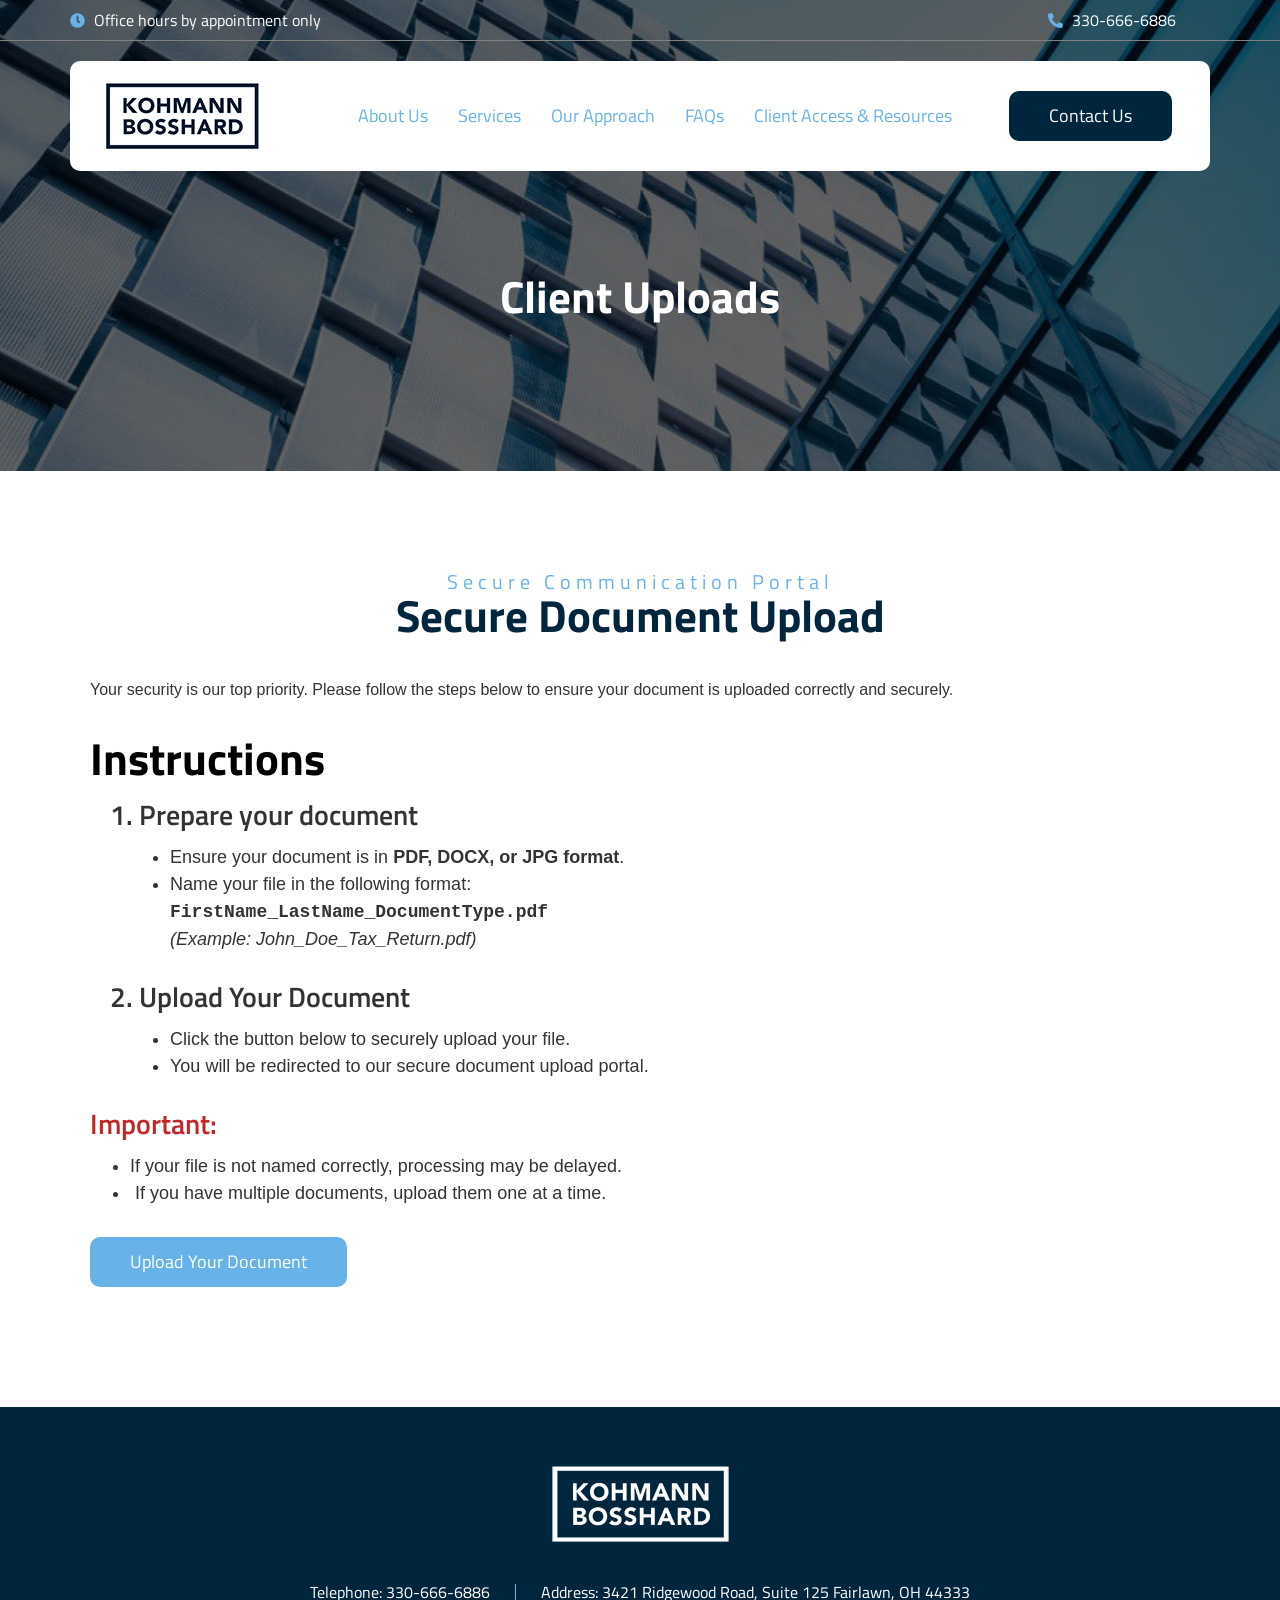
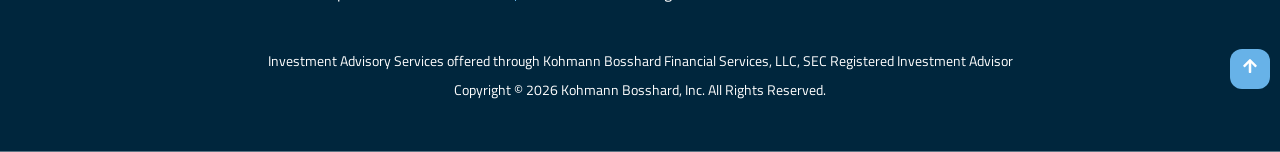
<file: client-upload/index.html>
<!DOCTYPE html>
<html lang="en-US">
<head>
<meta charset="UTF-8">
<meta name="viewport" content="width=device-width, initial-scale=1.0, viewport-fit=cover">
<title>Client Upload &#8211; Kohmann Bosshard</title>
<link rel="canonical" href="https://kohmannbosshard.com/client-upload/">
<link rel="stylesheet" href="/css/reset.css">
<link rel="stylesheet" href="/css/theme.css">
<link rel="stylesheet" href="/css/header-footer.css">
<link rel="stylesheet" href="/css/frontend.min.css">
<link rel="stylesheet" href="/css/post-334.css">
<link rel="stylesheet" href="/css/post-1081.css">
<link rel="stylesheet" href="/css/widget-icon-list.min.css">
<link rel="stylesheet" href="/css/widget-image.min.css">
<link rel="stylesheet" href="/css/common.css">
<link rel="stylesheet" href="/css/nav-menu.css">
<link rel="stylesheet" href="/css/widget-heading.min.css">
<link rel="stylesheet" href="/css/back-to-top.css">
<link rel="stylesheet" href="/css/all.min.css">
<link rel="stylesheet" href="/css/v4-shims.min.css">
<link rel="stylesheet" href="/css/e-animation-shrink.min.css">
<link rel="stylesheet" href="/css/style.min.css">
<link rel="stylesheet" href="/css/font-awesome.min.css">
<link rel="stylesheet" href="/css/montserrat.css">
<link rel="stylesheet" href="/css/titilliumweb.css">
<link rel="stylesheet" href="/css/ekiticons.css">
<link rel="stylesheet" href="/css/elementor-inline-16f7a1a5587e.css">
<link rel="stylesheet" href="/css/custom.css">
<link rel="stylesheet" href="/css/site.css">
</head>
<body class="wp-singular page-template page-template-elementor_canvas page page-id-1081 wp-custom-logo wp-embed-responsive wp-theme-hello-elementor hello-elementor-default elementor-default elementor-template-canvas elementor-kit-334 elementor-page elementor-page-1081">

			<div data-elementor-type="wp-page" data-elementor-id="1081" class="elementor elementor-1081" data-elementor-settings="{&quot;ha_cmc_init_switcher&quot;:&quot;no&quot;}" data-elementor-post-type="page">
						<section class="elementor-section elementor-top-section elementor-element elementor-element-dd57a86 elementor-hidden-tablet elementor-hidden-mobile elementor-section-boxed elementor-section-height-default elementor-section-height-default" data-id="dd57a86" data-element_type="section" data-e-type="section" data-settings="{&quot;animation&quot;:&quot;none&quot;,&quot;_ha_eqh_enable&quot;:false}">
						<div class="elementor-container elementor-column-gap-default">
					<div class="elementor-column elementor-col-33 elementor-top-column elementor-element elementor-element-27da5dbc" data-id="27da5dbc" data-element_type="column" data-e-type="column">
			<div class="elementor-widget-wrap elementor-element-populated">
						<div class="elementor-element elementor-element-5a8742c3 elementor-align-start elementor-icon-list--layout-traditional elementor-list-item-link-full_width elementor-widget elementor-widget-icon-list" data-id="5a8742c3" data-element_type="widget" data-e-type="widget" data-widget_type="icon-list.default">
				<div class="elementor-widget-container">
							<ul class="elementor-icon-list-items">
							<li class="elementor-icon-list-item">
											<span class="elementor-icon-list-icon">
							<svg aria-hidden="true" class="e-font-icon-svg e-fas-clock" viewBox="0 0 512 512" xmlns="http://www.w3.org/2000/svg"><path d="M256,8C119,8,8,119,8,256S119,504,256,504,504,393,504,256,393,8,256,8Zm92.49,313h0l-20,25a16,16,0,0,1-22.49,2.5h0l-67-49.72a40,40,0,0,1-15-31.23V112a16,16,0,0,1,16-16h32a16,16,0,0,1,16,16V256l58,42.5A16,16,0,0,1,348.49,321Z"></path></svg>						</span>
										<span class="elementor-icon-list-text">Office hours by appointment only</span>
									</li>
						</ul>
						</div>
				</div>
					</div>
		</div>
				<div class="elementor-column elementor-col-33 elementor-top-column elementor-element elementor-element-7270c79f" data-id="7270c79f" data-element_type="column" data-e-type="column">
			<div class="elementor-widget-wrap">
							</div>
		</div>
				<div class="elementor-column elementor-col-33 elementor-top-column elementor-element elementor-element-3613af03" data-id="3613af03" data-element_type="column" data-e-type="column">
			<div class="elementor-widget-wrap elementor-element-populated">
						<div class="elementor-element elementor-element-7c99fe9e elementor-icon-list--layout-inline elementor-align-end elementor-list-item-link-full_width elementor-widget elementor-widget-icon-list" data-id="7c99fe9e" data-element_type="widget" data-e-type="widget" data-widget_type="icon-list.default">
				<div class="elementor-widget-container">
							<ul class="elementor-icon-list-items elementor-inline-items">
							<li class="elementor-icon-list-item elementor-inline-item">
											<span class="elementor-icon-list-icon">
							<svg aria-hidden="true" class="e-font-icon-svg e-fas-phone-alt" viewBox="0 0 512 512" xmlns="http://www.w3.org/2000/svg"><path d="M497.39 361.8l-112-48a24 24 0 0 0-28 6.9l-49.6 60.6A370.66 370.66 0 0 1 130.6 204.11l60.6-49.6a23.94 23.94 0 0 0 6.9-28l-48-112A24.16 24.16 0 0 0 122.6.61l-104 24A24 24 0 0 0 0 48c0 256.5 207.9 464 464 464a24 24 0 0 0 23.4-18.6l24-104a24.29 24.29 0 0 0-14.01-27.6z"></path></svg>						</span>
										<span class="elementor-icon-list-text">330-666-6886</span>
									</li>
						</ul>
						</div>
				</div>
					</div>
		</div>
					</div>
		</section>
				<section class="elementor-section elementor-top-section elementor-element elementor-element-63117a18 elementor-section-boxed elementor-section-height-default elementor-section-height-default" data-id="63117a18" data-element_type="section" data-e-type="section" data-settings="{&quot;_ha_eqh_enable&quot;:false}">
						<div class="elementor-container elementor-column-gap-default">
					<div class="elementor-column elementor-col-100 elementor-top-column elementor-element elementor-element-55f5fd96" data-id="55f5fd96" data-element_type="column" data-e-type="column" data-settings="{&quot;background_background&quot;:&quot;classic&quot;}">
			<div class="elementor-widget-wrap elementor-element-populated">
						<section class="elementor-section elementor-inner-section elementor-element elementor-element-3cb67c92 elementor-section-boxed elementor-section-height-default elementor-section-height-default" data-id="3cb67c92" data-element_type="section" data-e-type="section" data-settings="{&quot;_ha_eqh_enable&quot;:false}">
						<div class="elementor-container elementor-column-gap-default">
					<div class="elementor-column elementor-col-33 elementor-inner-column elementor-element elementor-element-524838fb" data-id="524838fb" data-element_type="column" data-e-type="column">
			<div class="elementor-widget-wrap elementor-element-populated">
						<div class="elementor-element elementor-element-9358cc elementor-widget elementor-widget-image" data-id="9358cc" data-element_type="widget" data-e-type="widget" data-settings="{&quot;_animation&quot;:&quot;none&quot;}" data-widget_type="image.default">
				<div class="elementor-widget-container">
																<a href="/">
							<img decoding="async" width="166" height="80" class="attachment-large size-large wp-image-757 " alt="Kohmann Bosshard" src="/images/Kohmann-Bosshard-Logo-166x80-1.png" />								</a>
															</div>
				</div>
					</div>
		</div>
				<div class="elementor-column elementor-col-33 elementor-inner-column elementor-element elementor-element-11a53934" data-id="11a53934" data-element_type="column" data-e-type="column">
			<div class="elementor-widget-wrap elementor-element-populated">
						<div class="elementor-element elementor-element-28742d0b elementor-widget elementor-widget-ekit-nav-menu" data-id="28742d0b" data-element_type="widget" data-e-type="widget" data-settings="{&quot;_animation&quot;:&quot;none&quot;}" data-widget_type="ekit-nav-menu.default">
				<div class="elementor-widget-container">
							<nav class="ekit-wid-con ekit_menu_responsive_tablet"
			aria-label="New Site Menu top"
			data-hamburger-icon="icon icon-burger-menu"
			data-hamburger-icon-type="icon"
			data-responsive-breakpoint="1024"
			data-close-on-anchor="no">
			            <button class="elementskit-menu-hamburger elementskit-menu-toggler"  type="button" aria-expanded="false" aria-controls="ekit-megamenu-new-site-menu-top" aria-label="Menu">
                <i aria-hidden="true" class="ekit-menu-icon icon icon-burger-menu"></i>            </button>
            <div id="ekit-megamenu-new-site-menu-top" class="elementskit-menu-container elementskit-menu-offcanvas-elements elementskit-navbar-nav-default ekit-nav-menu-one-page-no ekit-nav-dropdown-hover"><ul id="menu-new-site-menu-top" class="elementskit-navbar-nav elementskit-menu-po-center submenu-click-on-icon"><li id="menu-item-668" class="menu-item menu-item-type-post_type menu-item-object-page menu-item-668 nav-item elementskit-mobile-builder-content" data-vertical-menu=750px><a href="/about-us/" class="ekit-menu-nav-link">About Us</a></li>
<li id="menu-item-666" class="menu-item menu-item-type-post_type menu-item-object-page menu-item-666 nav-item elementskit-mobile-builder-content" data-vertical-menu=750px><a href="/services/" class="ekit-menu-nav-link">Services</a></li>
<li id="menu-item-665" class="menu-item menu-item-type-post_type menu-item-object-page menu-item-665 nav-item elementskit-mobile-builder-content" data-vertical-menu=750px><a href="/our-approach/" class="ekit-menu-nav-link">Our Approach</a></li>
<li id="menu-item-664" class="menu-item menu-item-type-post_type menu-item-object-page menu-item-664 nav-item elementskit-mobile-builder-content" data-vertical-menu=750px><a href="/faqs/" class="ekit-menu-nav-link">FAQs</a></li>
<li id="menu-item-1060" class="menu-item menu-item-type-post_type menu-item-object-page menu-item-1060 nav-item elementskit-mobile-builder-content" data-vertical-menu=750px><a href="/resources-2/" class="ekit-menu-nav-link">Client Access &#038; Resources</a></li>
<li id="menu-item-1582" class="mobile-contact-link menu-item menu-item-type-custom menu-item-object-custom menu-item-1582 nav-item elementskit-mobile-builder-content" data-vertical-menu=750px><a href="/contact-us/" class="ekit-menu-nav-link">Contact Us</a></li>
</ul><div class="elementskit-nav-identity-panel"><a class="elementskit-nav-logo" href="/" target="" rel=""><img title="Kohmann-Bosshard-Logo-121&#215;59" alt="Kohmann Bosshard" decoding="async" src="/images/Kohmann-Bosshard-Logo-121x59-1.png" class="" /></a><button class="elementskit-menu-close elementskit-menu-toggler" type="button">X</button></div></div>
			<div class="elementskit-menu-overlay elementskit-menu-offcanvas-elements elementskit-menu-toggler ekit-nav-menu--overlay"></div>        </nav>
						</div>
				</div>
					</div>
		</div>
				<div class="elementor-column elementor-col-33 elementor-inner-column elementor-element elementor-element-29b12a47 elementor-hidden-tablet elementor-hidden-mobile" data-id="29b12a47" data-element_type="column" data-e-type="column">
			<div class="elementor-widget-wrap elementor-element-populated">
						<div class="elementor-element elementor-element-1e420b4 elementor-align-right elementor-widget elementor-widget-button" data-id="1e420b4" data-element_type="widget" data-e-type="widget" data-settings="{&quot;_animation&quot;:&quot;none&quot;}" data-widget_type="button.default">
				<div class="elementor-widget-container">
									<div class="elementor-button-wrapper">
					<a class="elementor-button elementor-button-link elementor-size-sm elementor-animation-shrink" href="/contact-us/">
						<span class="elementor-button-content-wrapper">
									<span class="elementor-button-text">Contact Us</span>
					</span>
					</a>
				</div>
								</div>
				</div>
					</div>
		</div>
					</div>
		</section>
					</div>
		</div>
					</div>
		</section>
				<section class="elementor-section elementor-top-section elementor-element elementor-element-9707e2f elementor-section-height-min-height elementor-section-boxed elementor-section-height-default elementor-section-items-middle" data-id="9707e2f" data-element_type="section" data-e-type="section" data-settings="{&quot;background_background&quot;:&quot;classic&quot;,&quot;_ha_eqh_enable&quot;:false}">
							<div class="elementor-background-overlay"></div>
							<div class="elementor-container elementor-column-gap-no">
					<div class="elementor-column elementor-col-100 elementor-top-column elementor-element elementor-element-32860fc0" data-id="32860fc0" data-element_type="column" data-e-type="column">
			<div class="elementor-widget-wrap elementor-element-populated">
						<div class="elementor-element elementor-element-4e68dc32 elementor-widget elementor-widget-heading" data-id="4e68dc32" data-element_type="widget" data-e-type="widget" data-settings="{&quot;_animation&quot;:&quot;none&quot;}" data-widget_type="heading.default">
				<div class="elementor-widget-container">
					<h1 class="elementor-heading-title elementor-size-default">Client Uploads</h1>				</div>
				</div>
					</div>
		</div>
					</div>
		</section>
				<section class="elementor-section elementor-top-section elementor-element elementor-element-35827275 elementor-section-boxed elementor-section-height-default elementor-section-height-default" data-id="35827275" data-element_type="section" data-e-type="section" data-settings="{&quot;_ha_eqh_enable&quot;:false}">
						<div class="elementor-container elementor-column-gap-default">
					<div class="elementor-column elementor-col-100 elementor-top-column elementor-element elementor-element-d2295eb" data-id="d2295eb" data-element_type="column" data-e-type="column">
			<div class="elementor-widget-wrap elementor-element-populated">
						<div class="elementor-element elementor-element-4baa6619 elementor-widget elementor-widget-heading" data-id="4baa6619" data-element_type="widget" data-e-type="widget" data-settings="{&quot;_animation&quot;:&quot;none&quot;}" data-widget_type="heading.default">
				<div class="elementor-widget-container">
					<h6 class="elementor-heading-title elementor-size-default">Secure Communication Portal</h6>				</div>
				</div>
				<div class="elementor-element elementor-element-77177cbe elementor-widget elementor-widget-heading" data-id="77177cbe" data-element_type="widget" data-e-type="widget" data-settings="{&quot;_animation&quot;:&quot;none&quot;}" data-widget_type="heading.default">
				<div class="elementor-widget-container">
					<h2 class="elementor-heading-title elementor-size-default">Secure Document Upload</h2>				</div>
				</div>
				<div class="elementor-element elementor-element-6765c03 elementor-widget elementor-widget-text-editor" data-id="6765c03" data-element_type="widget" data-e-type="widget" data-widget_type="text-editor.default">
				<div class="elementor-widget-container">
									<p>Your security is our top priority. Please follow the steps below to ensure your document is uploaded correctly and securely.</p>								</div>
				</div>
				<div class="elementor-element elementor-element-ab15db6 elementor-widget elementor-widget-heading" data-id="ab15db6" data-element_type="widget" data-e-type="widget" data-settings="{&quot;_animation&quot;:&quot;none&quot;}" data-widget_type="heading.default">
				<div class="elementor-widget-container">
					<h2 class="elementor-heading-title elementor-size-default">Instructions</h2>				</div>
				</div>
				<div class="elementor-element elementor-element-ee34b20 elementor-widget elementor-widget-heading" data-id="ee34b20" data-element_type="widget" data-e-type="widget" data-widget_type="heading.default">
				<div class="elementor-widget-container">
					<h3 class="elementor-heading-title elementor-size-default">1. Prepare your document</h3>				</div>
				</div>
				<div class="elementor-element elementor-element-f710b25 elementor-widget elementor-widget-text-editor" data-id="f710b25" data-element_type="widget" data-e-type="widget" data-widget_type="text-editor.default">
				<div class="elementor-widget-container">
									<ul><li>Ensure your document is in <strong data-start="455" data-end="483">PDF, DOCX, or JPG format</strong>.</li><li>Name your file in the following format:<br data-start="531" data-end="534" /><strong data-start="539" data-end="580"><code data-start="541" data-end="578">FirstName_LastName_DocumentType.pdf</code></strong><br data-start="580" data-end="583" /><em data-start="588" data-end="624">(Example: John_Doe_Tax_Return.pdf)</em></li></ul>								</div>
				</div>
				<div class="elementor-element elementor-element-91d4fb3 elementor-widget elementor-widget-heading" data-id="91d4fb3" data-element_type="widget" data-e-type="widget" data-widget_type="heading.default">
				<div class="elementor-widget-container">
					<h3 class="elementor-heading-title elementor-size-default">2. Upload Your Document</h3>				</div>
				</div>
				<div class="elementor-element elementor-element-aea5cee elementor-widget elementor-widget-text-editor" data-id="aea5cee" data-element_type="widget" data-e-type="widget" data-widget_type="text-editor.default">
				<div class="elementor-widget-container">
									<ul><li><span style="background-color: transparent; font-family: -apple-system, BlinkMacSystemFont, 'Segoe UI', Roboto, 'Helvetica Neue', Arial, 'Noto Sans', sans-serif, 'Apple Color Emoji', 'Segoe UI Emoji', 'Segoe UI Symbol', 'Noto Color Emoji';">Click the button below to securely upload your file.</span></li><li>You will be redirected to our secure document upload portal.</li></ul>								</div>
				</div>
				<div class="elementor-element elementor-element-6139899 elementor-widget elementor-widget-heading" data-id="6139899" data-element_type="widget" data-e-type="widget" data-widget_type="heading.default">
				<div class="elementor-widget-container">
					<h3 class="elementor-heading-title elementor-size-default">Important:</h3>				</div>
				</div>
				<div class="elementor-element elementor-element-ece853a elementor-widget elementor-widget-text-editor" data-id="ece853a" data-element_type="widget" data-e-type="widget" data-widget_type="text-editor.default">
				<div class="elementor-widget-container">
									<ul><li><span style="background-color: transparent; font-family: -apple-system, BlinkMacSystemFont, 'Segoe UI', Roboto, 'Helvetica Neue', Arial, 'Noto Sans', sans-serif, 'Apple Color Emoji', 'Segoe UI Emoji', 'Segoe UI Symbol', 'Noto Color Emoji';">If your file is not named correctly, processing may be delayed.</span></li><li><span style="background-color: transparent; font-family: -apple-system, BlinkMacSystemFont, 'Segoe UI', Roboto, 'Helvetica Neue', Arial, 'Noto Sans', sans-serif, 'Apple Color Emoji', 'Segoe UI Emoji', 'Segoe UI Symbol', 'Noto Color Emoji';"> </span>If you have multiple documents, upload them one at a time.</li></ul>								</div>
				</div>
				<div class="elementor-element elementor-element-cfdcdeb elementor-align-left elementor-mobile-align-center elementor-widget elementor-widget-button" data-id="cfdcdeb" data-element_type="widget" data-e-type="widget" data-settings="{&quot;_animation&quot;:&quot;none&quot;}" data-widget_type="button.default">
				<div class="elementor-widget-container">
									<div class="elementor-button-wrapper">
					<a class="elementor-button elementor-button-link elementor-size-sm elementor-animation-shrink" href="https://kohmannbosshard.app.box.com/f/bb9a779616b94212ade7757290207057" target="_blank" rel="nofollow">
						<span class="elementor-button-content-wrapper">
									<span class="elementor-button-text">Upload Your Document</span>
					</span>
					</a>
				</div>
								</div>
				</div>
					</div>
		</div>
					</div>
		</section>
				<section class="elementor-section elementor-top-section elementor-element elementor-element-641b6c89 elementor-section-full_width elementor-section-height-default elementor-section-height-default" data-id="641b6c89" data-element_type="section" data-e-type="section" data-settings="{&quot;background_background&quot;:&quot;classic&quot;,&quot;_ha_eqh_enable&quot;:false}">
						<div class="elementor-container elementor-column-gap-default">
					<div class="elementor-column elementor-col-100 elementor-top-column elementor-element elementor-element-153d9e7a" data-id="153d9e7a" data-element_type="column" data-e-type="column">
			<div class="elementor-widget-wrap elementor-element-populated">
						<div class="elementor-element elementor-element-649d7258 elementor-absolute elementor-widget elementor-widget-elementskit-back-to-top" data-id="649d7258" data-element_type="widget" data-e-type="widget" data-settings="{&quot;_position&quot;:&quot;absolute&quot;}" data-widget_type="elementskit-back-to-top.default">
				<div class="elementor-widget-container">
					<div class="ekit-wid-con" >			<div class="ekit-back-to-top-container ekit-btt icon_only" data-settings="{&quot;offset_top&quot;:0,&quot;show_after&quot;:null,&quot;show_scroll&quot;:&quot;&quot;,&quot;style&quot;:&quot;icon_only&quot;,&quot;foreground&quot;:null,&quot;background&quot;:null}"> 
				<button type="button" class="ekit-btt__button " aria-label="Back to top">
					<svg aria-hidden="true" class="e-font-icon-svg e-fas-arrow-up" viewBox="0 0 448 512" xmlns="http://www.w3.org/2000/svg"><path d="M34.9 289.5l-22.2-22.2c-9.4-9.4-9.4-24.6 0-33.9L207 39c9.4-9.4 24.6-9.4 33.9 0l194.3 194.3c9.4 9.4 9.4 24.6 0 33.9L413 289.4c-9.5 9.5-25 9.3-34.3-.4L264 168.6V456c0 13.3-10.7 24-24 24h-32c-13.3 0-24-10.7-24-24V168.6L69.2 289.1c-9.3 9.8-24.8 10-34.3.4z"></path></svg>				</button>
			</div>
		</div>				</div>
				</div>
					</div>
		</div>
					</div>
		</section>
				<section class="elementor-section elementor-top-section elementor-element elementor-element-2aeddbb elementor-section-boxed elementor-section-height-default elementor-section-height-default" data-id="2aeddbb" data-element_type="section" data-e-type="section" data-settings="{&quot;background_background&quot;:&quot;classic&quot;,&quot;_ha_eqh_enable&quot;:false}">
						<div class="elementor-container elementor-column-gap-default">
					<div class="elementor-column elementor-col-100 elementor-top-column elementor-element elementor-element-bcd51d5" data-id="bcd51d5" data-element_type="column" data-e-type="column">
			<div class="elementor-widget-wrap elementor-element-populated">
						<div class="elementor-element elementor-element-bf3c905 elementor-widget elementor-widget-image" data-id="bf3c905" data-element_type="widget" data-e-type="widget" data-settings="{&quot;_animation&quot;:&quot;none&quot;}" data-widget_type="image.default">
				<div class="elementor-widget-container">
															<img decoding="async" width="189" height="92" class="attachment-large size-large wp-image-792 " alt="Kohmann Bosshard" src="/images/Kohmann-Bosshard-Logo-189x92-1.png" />															</div>
				</div>
				<div class="elementor-element elementor-element-ac65ed5 elementor-mobile-align-center elementor-icon-list--layout-inline elementor-align-center elementor-list-item-link-full_width elementor-widget elementor-widget-icon-list" data-id="ac65ed5" data-element_type="widget" data-e-type="widget" data-settings="{&quot;_animation&quot;:&quot;none&quot;}" data-widget_type="icon-list.default">
				<div class="elementor-widget-container">
							<ul class="elementor-icon-list-items elementor-inline-items">
							<li class="elementor-icon-list-item elementor-inline-item">
										<span class="elementor-icon-list-text">Telephone: 330-666-6886</span>
									</li>
								<li class="elementor-icon-list-item elementor-inline-item">
										<span class="elementor-icon-list-text">Address: 3421 Ridgewood Road, Suite 125 Fairlawn, OH 44333</span>
									</li>
						</ul>
						</div>
				</div>
				<div class="elementor-element elementor-element-d5cdd78 elementor-widget elementor-widget-text-editor" data-id="d5cdd78" data-element_type="widget" data-e-type="widget" data-settings="{&quot;_animation&quot;:&quot;none&quot;}" data-widget_type="text-editor.default">
				<div class="elementor-widget-container">
									<p>Investment Advisory Services offered through Kohmann Bosshard Financial Services, LLC, SEC Registered Investment Advisor</p><p>Copyright © <span class="copyright-year">2026</span> Kohmann Bosshard, Inc. All Rights Reserved.</p>								</div>
				</div>
					</div>
		</div>
					</div>
		</section>
				</div>
		
<script src="/js/site.js"></script>
</body>
</html>
</file>
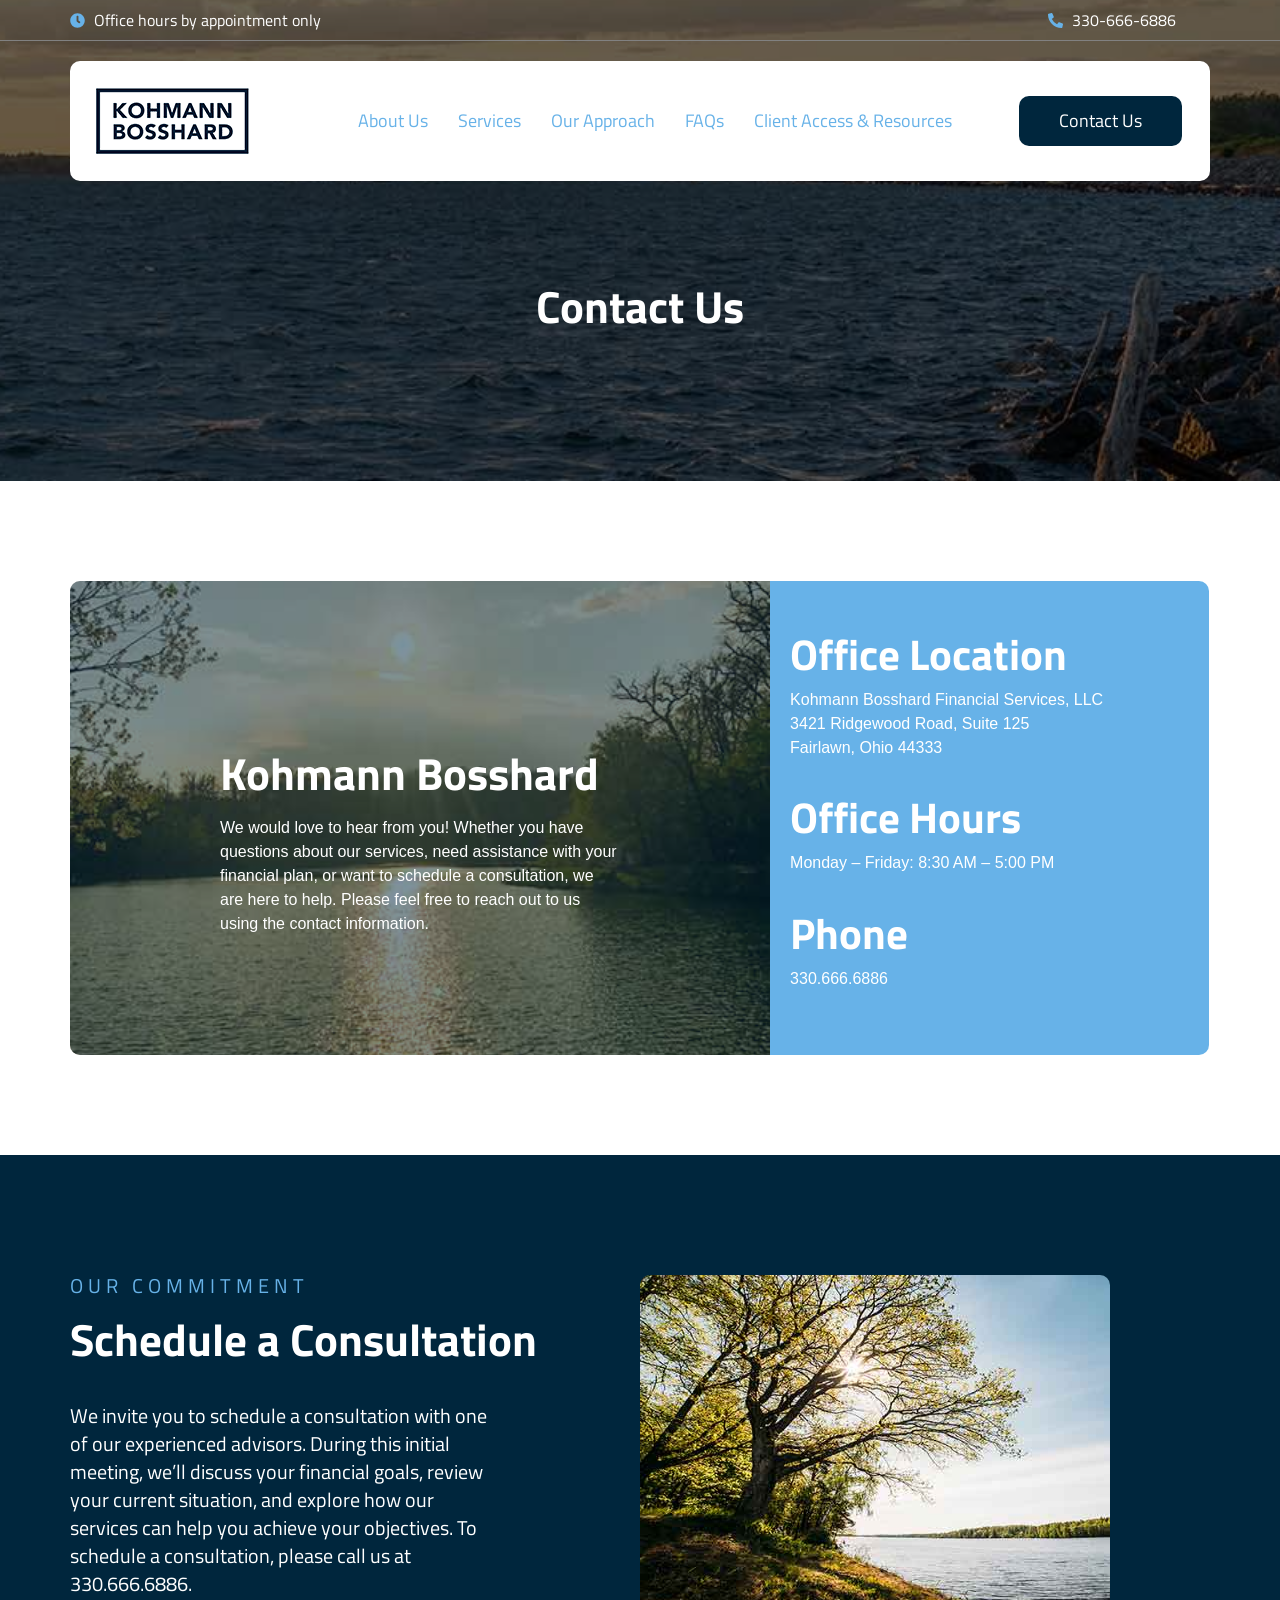
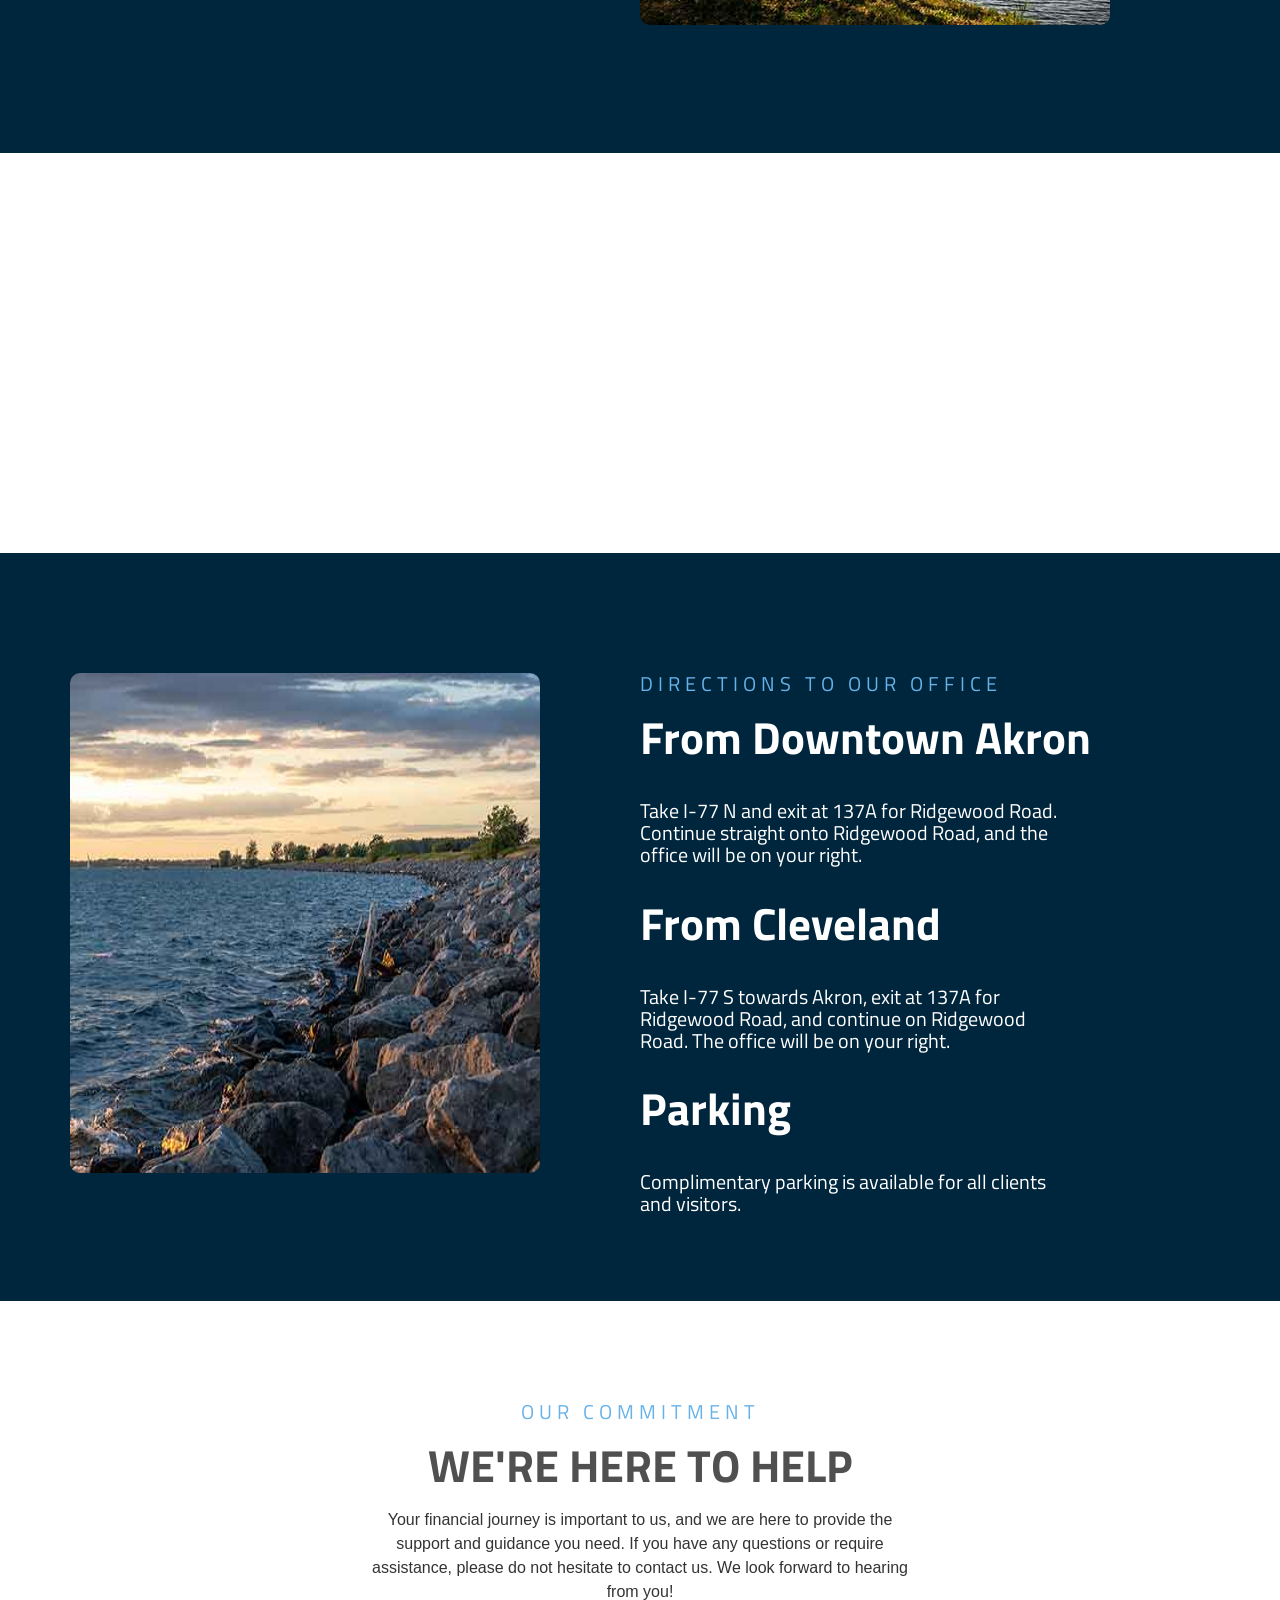
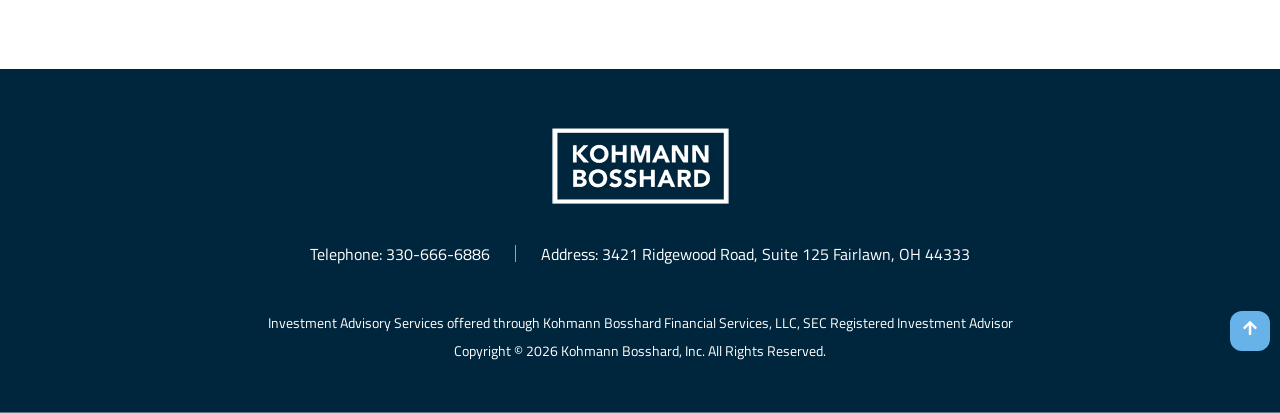
<file: contact-us/index.html>
<!DOCTYPE html>
<html lang="en-US">
<head>
<meta charset="UTF-8">
<meta name="viewport" content="width=device-width, initial-scale=1.0, viewport-fit=cover">
<title>Contact Us &#8211; Kohmann Bosshard</title>
<link rel="canonical" href="https://kohmannbosshard.com/contact-us/">
<link rel="stylesheet" href="/css/reset.css">
<link rel="stylesheet" href="/css/theme.css">
<link rel="stylesheet" href="/css/header-footer.css">
<link rel="stylesheet" href="/css/frontend.min.css">
<link rel="stylesheet" href="/css/post-334.css">
<link rel="stylesheet" href="/css/post-616.css">
<link rel="stylesheet" href="/css/widget-icon-list.min.css">
<link rel="stylesheet" href="/css/widget-image.min.css">
<link rel="stylesheet" href="/css/common.css">
<link rel="stylesheet" href="/css/nav-menu.css">
<link rel="stylesheet" href="/css/widget-heading.min.css">
<link rel="stylesheet" href="/css/widget-google_maps.min.css">
<link rel="stylesheet" href="/css/back-to-top.css">
<link rel="stylesheet" href="/css/all.min.css">
<link rel="stylesheet" href="/css/v4-shims.min.css">
<link rel="stylesheet" href="/css/e-animation-shrink.min.css">
<link rel="stylesheet" href="/css/style.min.css">
<link rel="stylesheet" href="/css/font-awesome.min.css">
<link rel="stylesheet" href="/css/montserrat.css">
<link rel="stylesheet" href="/css/titilliumweb.css">
<link rel="stylesheet" href="/css/ekiticons.css">
<link rel="stylesheet" href="/css/elementor-inline-16f7a1a5587e.css">
<link rel="stylesheet" href="/css/custom.css">
<link rel="stylesheet" href="/css/site.css">
</head>
<body class="wp-singular page-template page-template-elementor_canvas page page-id-616 wp-custom-logo wp-embed-responsive wp-theme-hello-elementor hello-elementor-default elementor-default elementor-template-canvas elementor-kit-334 elementor-page elementor-page-616">

			<div data-elementor-type="wp-page" data-elementor-id="616" class="elementor elementor-616" data-elementor-settings="{&quot;ha_cmc_init_switcher&quot;:&quot;no&quot;}" data-elementor-post-type="page">
						<section class="elementor-section elementor-top-section elementor-element elementor-element-25406616 elementor-hidden-tablet elementor-hidden-mobile elementor-section-boxed elementor-section-height-default elementor-section-height-default" data-id="25406616" data-element_type="section" data-e-type="section" data-settings="{&quot;animation&quot;:&quot;none&quot;,&quot;_ha_eqh_enable&quot;:false}">
						<div class="elementor-container elementor-column-gap-default">
					<div class="elementor-column elementor-col-33 elementor-top-column elementor-element elementor-element-78d0c8a6" data-id="78d0c8a6" data-element_type="column" data-e-type="column">
			<div class="elementor-widget-wrap elementor-element-populated">
						<div class="elementor-element elementor-element-25850e64 elementor-align-start elementor-icon-list--layout-traditional elementor-list-item-link-full_width elementor-widget elementor-widget-icon-list" data-id="25850e64" data-element_type="widget" data-e-type="widget" data-widget_type="icon-list.default">
				<div class="elementor-widget-container">
							<ul class="elementor-icon-list-items">
							<li class="elementor-icon-list-item">
											<span class="elementor-icon-list-icon">
							<svg aria-hidden="true" class="e-font-icon-svg e-fas-clock" viewBox="0 0 512 512" xmlns="http://www.w3.org/2000/svg"><path d="M256,8C119,8,8,119,8,256S119,504,256,504,504,393,504,256,393,8,256,8Zm92.49,313h0l-20,25a16,16,0,0,1-22.49,2.5h0l-67-49.72a40,40,0,0,1-15-31.23V112a16,16,0,0,1,16-16h32a16,16,0,0,1,16,16V256l58,42.5A16,16,0,0,1,348.49,321Z"></path></svg>						</span>
										<span class="elementor-icon-list-text">Office hours by appointment only</span>
									</li>
						</ul>
						</div>
				</div>
					</div>
		</div>
				<div class="elementor-column elementor-col-33 elementor-top-column elementor-element elementor-element-238c5ed0" data-id="238c5ed0" data-element_type="column" data-e-type="column">
			<div class="elementor-widget-wrap">
							</div>
		</div>
				<div class="elementor-column elementor-col-33 elementor-top-column elementor-element elementor-element-64bcc9cb" data-id="64bcc9cb" data-element_type="column" data-e-type="column">
			<div class="elementor-widget-wrap elementor-element-populated">
						<div class="elementor-element elementor-element-1b2e8c9b elementor-icon-list--layout-inline elementor-align-end elementor-list-item-link-full_width elementor-widget elementor-widget-icon-list" data-id="1b2e8c9b" data-element_type="widget" data-e-type="widget" data-widget_type="icon-list.default">
				<div class="elementor-widget-container">
							<ul class="elementor-icon-list-items elementor-inline-items">
							<li class="elementor-icon-list-item elementor-inline-item">
											<span class="elementor-icon-list-icon">
							<svg aria-hidden="true" class="e-font-icon-svg e-fas-phone-alt" viewBox="0 0 512 512" xmlns="http://www.w3.org/2000/svg"><path d="M497.39 361.8l-112-48a24 24 0 0 0-28 6.9l-49.6 60.6A370.66 370.66 0 0 1 130.6 204.11l60.6-49.6a23.94 23.94 0 0 0 6.9-28l-48-112A24.16 24.16 0 0 0 122.6.61l-104 24A24 24 0 0 0 0 48c0 256.5 207.9 464 464 464a24 24 0 0 0 23.4-18.6l24-104a24.29 24.29 0 0 0-14.01-27.6z"></path></svg>						</span>
										<span class="elementor-icon-list-text">330-666-6886</span>
									</li>
						</ul>
						</div>
				</div>
					</div>
		</div>
					</div>
		</section>
				<section class="elementor-section elementor-top-section elementor-element elementor-element-207c7777 elementor-section-boxed elementor-section-height-default elementor-section-height-default" data-id="207c7777" data-element_type="section" data-e-type="section" data-settings="{&quot;_ha_eqh_enable&quot;:false}">
						<div class="elementor-container elementor-column-gap-default">
					<div class="elementor-column elementor-col-100 elementor-top-column elementor-element elementor-element-1348938e" data-id="1348938e" data-element_type="column" data-e-type="column" data-settings="{&quot;background_background&quot;:&quot;classic&quot;}">
			<div class="elementor-widget-wrap elementor-element-populated">
						<section class="elementor-section elementor-inner-section elementor-element elementor-element-6829d85b elementor-section-boxed elementor-section-height-default elementor-section-height-default" data-id="6829d85b" data-element_type="section" data-e-type="section" data-settings="{&quot;_ha_eqh_enable&quot;:false}">
						<div class="elementor-container elementor-column-gap-default">
					<div class="elementor-column elementor-col-33 elementor-inner-column elementor-element elementor-element-742bbafc" data-id="742bbafc" data-element_type="column" data-e-type="column">
			<div class="elementor-widget-wrap elementor-element-populated">
						<div class="elementor-element elementor-element-16790021 elementor-widget elementor-widget-image" data-id="16790021" data-element_type="widget" data-e-type="widget" data-settings="{&quot;_animation&quot;:&quot;none&quot;}" data-widget_type="image.default">
				<div class="elementor-widget-container">
																<a href="/">
							<img decoding="async" width="166" height="80" class="attachment-large size-large wp-image-757 " alt="Kohmann Bosshard" src="/images/Kohmann-Bosshard-Logo-166x80-1.png" />								</a>
															</div>
				</div>
					</div>
		</div>
				<div class="elementor-column elementor-col-33 elementor-inner-column elementor-element elementor-element-5e4f8927" data-id="5e4f8927" data-element_type="column" data-e-type="column">
			<div class="elementor-widget-wrap elementor-element-populated">
						<div class="elementor-element elementor-element-09b1380 elementor-widget elementor-widget-ekit-nav-menu" data-id="09b1380" data-element_type="widget" data-e-type="widget" data-settings="{&quot;_animation&quot;:&quot;none&quot;}" data-widget_type="ekit-nav-menu.default">
				<div class="elementor-widget-container">
							<nav class="ekit-wid-con ekit_menu_responsive_tablet"
			aria-label="New Site Menu top"
			data-hamburger-icon="icon icon-burger-menu"
			data-hamburger-icon-type="icon"
			data-responsive-breakpoint="1024"
			data-close-on-anchor="no">
			            <button class="elementskit-menu-hamburger elementskit-menu-toggler"  type="button" aria-expanded="false" aria-controls="ekit-megamenu-new-site-menu-top" aria-label="Menu">
                <i aria-hidden="true" class="ekit-menu-icon icon icon-burger-menu"></i>            </button>
            <div id="ekit-megamenu-new-site-menu-top" class="elementskit-menu-container elementskit-menu-offcanvas-elements elementskit-navbar-nav-default ekit-nav-menu-one-page-no ekit-nav-dropdown-hover"><ul id="menu-new-site-menu-top" class="elementskit-navbar-nav elementskit-menu-po-center submenu-click-on-icon"><li id="menu-item-668" class="menu-item menu-item-type-post_type menu-item-object-page menu-item-668 nav-item elementskit-mobile-builder-content" data-vertical-menu=750px><a href="/about-us/" class="ekit-menu-nav-link">About Us</a></li>
<li id="menu-item-666" class="menu-item menu-item-type-post_type menu-item-object-page menu-item-666 nav-item elementskit-mobile-builder-content" data-vertical-menu=750px><a href="/services/" class="ekit-menu-nav-link">Services</a></li>
<li id="menu-item-665" class="menu-item menu-item-type-post_type menu-item-object-page menu-item-665 nav-item elementskit-mobile-builder-content" data-vertical-menu=750px><a href="/our-approach/" class="ekit-menu-nav-link">Our Approach</a></li>
<li id="menu-item-664" class="menu-item menu-item-type-post_type menu-item-object-page menu-item-664 nav-item elementskit-mobile-builder-content" data-vertical-menu=750px><a href="/faqs/" class="ekit-menu-nav-link">FAQs</a></li>
<li id="menu-item-1060" class="menu-item menu-item-type-post_type menu-item-object-page menu-item-1060 nav-item elementskit-mobile-builder-content" data-vertical-menu=750px><a href="/resources-2/" class="ekit-menu-nav-link">Client Access &#038; Resources</a></li>
<li id="menu-item-1582" class="mobile-contact-link menu-item menu-item-type-custom menu-item-object-custom current-menu-item menu-item-1582 nav-item elementskit-mobile-builder-content active" data-vertical-menu=750px><a href="/contact-us/" class="ekit-menu-nav-link active">Contact Us</a></li>
</ul><div class="elementskit-nav-identity-panel"><a class="elementskit-nav-logo" href="/" target="" rel=""><img title="Kohmann-Bosshard-Logo-121&#215;59" alt="Kohmann Bosshard" decoding="async" src="/images/Kohmann-Bosshard-Logo-121x59-1.png" class="" /></a><button class="elementskit-menu-close elementskit-menu-toggler" type="button">X</button></div></div>
			<div class="elementskit-menu-overlay elementskit-menu-offcanvas-elements elementskit-menu-toggler ekit-nav-menu--overlay"></div>        </nav>
						</div>
				</div>
					</div>
		</div>
				<div class="elementor-column elementor-col-33 elementor-inner-column elementor-element elementor-element-61608ff0 elementor-hidden-tablet elementor-hidden-mobile" data-id="61608ff0" data-element_type="column" data-e-type="column">
			<div class="elementor-widget-wrap elementor-element-populated">
						<div class="elementor-element elementor-element-79d83bb3 elementor-align-right elementor-widget elementor-widget-button" data-id="79d83bb3" data-element_type="widget" data-e-type="widget" data-settings="{&quot;_animation&quot;:&quot;none&quot;}" data-widget_type="button.default">
				<div class="elementor-widget-container">
									<div class="elementor-button-wrapper">
					<a class="elementor-button elementor-button-link elementor-size-sm elementor-animation-shrink" href="/contact-us/">
						<span class="elementor-button-content-wrapper">
									<span class="elementor-button-text">Contact Us</span>
					</span>
					</a>
				</div>
								</div>
				</div>
					</div>
		</div>
					</div>
		</section>
					</div>
		</div>
					</div>
		</section>
				<section class="elementor-section elementor-top-section elementor-element elementor-element-22afd57c elementor-section-height-min-height elementor-section-boxed elementor-section-height-default elementor-section-items-middle" data-id="22afd57c" data-element_type="section" data-e-type="section" data-settings="{&quot;background_background&quot;:&quot;classic&quot;,&quot;_ha_eqh_enable&quot;:false}">
							<div class="elementor-background-overlay"></div>
							<div class="elementor-container elementor-column-gap-no">
					<div class="elementor-column elementor-col-100 elementor-top-column elementor-element elementor-element-58b06138" data-id="58b06138" data-element_type="column" data-e-type="column">
			<div class="elementor-widget-wrap elementor-element-populated">
						<div class="elementor-element elementor-element-a36c69d elementor-widget elementor-widget-heading" data-id="a36c69d" data-element_type="widget" data-e-type="widget" data-settings="{&quot;_animation&quot;:&quot;none&quot;}" data-widget_type="heading.default">
				<div class="elementor-widget-container">
					<h1 class="elementor-heading-title elementor-size-default">Contact  Us</h1>				</div>
				</div>
					</div>
		</div>
					</div>
		</section>
				<section class="elementor-section elementor-top-section elementor-element elementor-element-48ae36ba elementor-section-boxed elementor-section-height-default elementor-section-height-default" data-id="48ae36ba" data-element_type="section" data-e-type="section" data-settings="{&quot;_ha_eqh_enable&quot;:false}">
						<div class="elementor-container elementor-column-gap-default">
					<div class="elementor-column elementor-col-100 elementor-top-column elementor-element elementor-element-485356de" data-id="485356de" data-element_type="column" data-e-type="column">
			<div class="elementor-widget-wrap elementor-element-populated">
						<section class="elementor-section elementor-inner-section elementor-element elementor-element-25892e25 elementor-section-boxed elementor-section-height-default elementor-section-height-default" data-id="25892e25" data-element_type="section" data-e-type="section" data-settings="{&quot;_ha_eqh_enable&quot;:false}">
						<div class="elementor-container elementor-column-gap-default">
					<div class="elementor-column elementor-col-50 elementor-inner-column elementor-element elementor-element-548a80d8" data-id="548a80d8" data-element_type="column" data-e-type="column" data-settings="{&quot;background_background&quot;:&quot;classic&quot;,&quot;animation&quot;:&quot;none&quot;}">
			<div class="elementor-widget-wrap elementor-element-populated">
					<div class="elementor-background-overlay"></div>
						<div class="elementor-element elementor-element-f96d90c elementor-widget elementor-widget-heading" data-id="f96d90c" data-element_type="widget" data-e-type="widget" data-settings="{&quot;_animation&quot;:&quot;none&quot;}" data-widget_type="heading.default">
				<div class="elementor-widget-container">
					<h2 class="elementor-heading-title elementor-size-default">Kohmann Bosshard</h2>				</div>
				</div>
				<div class="elementor-element elementor-element-93267f8 elementor-widget elementor-widget-text-editor" data-id="93267f8" data-element_type="widget" data-e-type="widget" data-settings="{&quot;_animation&quot;:&quot;none&quot;}" data-widget_type="text-editor.default">
				<div class="elementor-widget-container">
									<p class="p1">We would love to hear from you! Whether you have questions about our services, need assistance with your financial plan, or want to schedule a consultation, we are here to help. Please feel free to reach out to us using the contact information.</p>								</div>
				</div>
					</div>
		</div>
				<div class="elementor-column elementor-col-50 elementor-inner-column elementor-element elementor-element-79b88433" data-id="79b88433" data-element_type="column" data-e-type="column" data-settings="{&quot;background_background&quot;:&quot;classic&quot;,&quot;animation&quot;:&quot;none&quot;}">
			<div class="elementor-widget-wrap elementor-element-populated">
						<div class="elementor-element elementor-element-e5e44f5 elementor-widget elementor-widget-heading" data-id="e5e44f5" data-element_type="widget" data-e-type="widget" data-widget_type="heading.default">
				<div class="elementor-widget-container">
					<h3 class="elementor-heading-title elementor-size-default">Office Location</h3>				</div>
				</div>
				<div class="elementor-element elementor-element-ca840dc elementor-widget elementor-widget-text-editor" data-id="ca840dc" data-element_type="widget" data-e-type="widget" data-widget_type="text-editor.default">
				<div class="elementor-widget-container">
									<p class="p1">Kohmann Bosshard Financial Services, LLC<br />3421 Ridgewood Road, Suite 125<br />Fairlawn, Ohio 44333</p>								</div>
				</div>
				<div class="elementor-element elementor-element-d4ba611 elementor-widget elementor-widget-heading" data-id="d4ba611" data-element_type="widget" data-e-type="widget" data-widget_type="heading.default">
				<div class="elementor-widget-container">
					<h3 class="elementor-heading-title elementor-size-default">Office Hours</h3>				</div>
				</div>
				<div class="elementor-element elementor-element-0ed35a7 elementor-widget elementor-widget-text-editor" data-id="0ed35a7" data-element_type="widget" data-e-type="widget" data-widget_type="text-editor.default">
				<div class="elementor-widget-container">
									<p class="p1">Monday &#8211; Friday: 8:30 AM &#8211; 5:00 PM</p>								</div>
				</div>
				<div class="elementor-element elementor-element-1f0bd6b elementor-widget elementor-widget-heading" data-id="1f0bd6b" data-element_type="widget" data-e-type="widget" data-widget_type="heading.default">
				<div class="elementor-widget-container">
					<h3 class="elementor-heading-title elementor-size-default">Phone</h3>				</div>
				</div>
				<div class="elementor-element elementor-element-fdb75ef elementor-widget elementor-widget-text-editor" data-id="fdb75ef" data-element_type="widget" data-e-type="widget" data-widget_type="text-editor.default">
				<div class="elementor-widget-container">
									<p class="p1">330.666.6886</p>								</div>
				</div>
					</div>
		</div>
					</div>
		</section>
					</div>
		</div>
					</div>
		</section>
				<section class="elementor-section elementor-top-section elementor-element elementor-element-982433e elementor-section-boxed elementor-section-height-default elementor-section-height-default" data-id="982433e" data-element_type="section" data-e-type="section" data-settings="{&quot;background_background&quot;:&quot;classic&quot;,&quot;_ha_eqh_enable&quot;:false}">
						<div class="elementor-container elementor-column-gap-default">
					<div class="elementor-column elementor-col-50 elementor-top-column elementor-element elementor-element-48d3f33" data-id="48d3f33" data-element_type="column" data-e-type="column">
			<div class="elementor-widget-wrap elementor-element-populated">
						<div class="elementor-element elementor-element-66543dc elementor-widget elementor-widget-heading" data-id="66543dc" data-element_type="widget" data-e-type="widget" data-settings="{&quot;_animation&quot;:&quot;none&quot;}" data-widget_type="heading.default">
				<div class="elementor-widget-container">
					<h6 class="elementor-heading-title elementor-size-default">OUR COMMITMENT</h6>				</div>
				</div>
				<div class="elementor-element elementor-element-84e2ef5 elementor-widget elementor-widget-heading" data-id="84e2ef5" data-element_type="widget" data-e-type="widget" data-settings="{&quot;_animation&quot;:&quot;none&quot;}" data-widget_type="heading.default">
				<div class="elementor-widget-container">
					<h2 class="elementor-heading-title elementor-size-default">Schedule a Consultation</h2>				</div>
				</div>
				<div class="elementor-element elementor-element-245be7c elementor-widget elementor-widget-text-editor" data-id="245be7c" data-element_type="widget" data-e-type="widget" data-settings="{&quot;_animation&quot;:&quot;none&quot;}" data-widget_type="text-editor.default">
				<div class="elementor-widget-container">
									<p class="p1">We invite you to schedule a consultation with one of our experienced advisors. During this initial meeting, we’ll discuss your financial goals, review your current situation, and explore how our services can help you achieve your objectives. To schedule a consultation, please call us at 330.666.6886.<span class="Apple-converted-space"> </span></p>								</div>
				</div>
					</div>
		</div>
				<div class="elementor-column elementor-col-50 elementor-top-column elementor-element elementor-element-399a166" data-id="399a166" data-element_type="column" data-e-type="column">
			<div class="elementor-widget-wrap elementor-element-populated">
						<div class="elementor-element elementor-element-1c310d7 elementor-hidden-mobile elementor-widget elementor-widget-image" data-id="1c310d7" data-element_type="widget" data-e-type="widget" data-settings="{&quot;_animation&quot;:&quot;none&quot;}" data-widget_type="image.default">
				<div class="elementor-widget-container">
															<img fetchpriority="high" decoding="async" width="470" height="422" src="/images/SmallPic3.jpg" class="attachment-full size-full wp-image-1180" alt="Small Pic 3" srcset="/images/SmallPic3.jpg 470w, /images/SmallPic3-300x269.jpg 300w" sizes="(max-width: 470px) 100vw, 470px" />															</div>
				</div>
				<div class="elementor-element elementor-element-cc360dd elementor-hidden-mobile elementor-widget elementor-widget-image" data-id="cc360dd" data-element_type="widget" data-e-type="widget" data-widget_type="image.default">
				<div class="elementor-widget-container">
															<img decoding="async" width="350" height="280" class="attachment-large size-large wp-image-385 " alt="" src="/images/about-vision-2-1.png" srcset="/images/about-vision-2-1.png 350w, /images/about-vision-2-1-300x240.png 300w" sizes="(max-width: 350px) 100vw, 350px"/>															</div>
				</div>
					</div>
		</div>
					</div>
		</section>
				<section class="elementor-section elementor-top-section elementor-element elementor-element-56b814f6 elementor-section-full_width elementor-section-height-default elementor-section-height-default" data-id="56b814f6" data-element_type="section" data-e-type="section" data-settings="{&quot;_ha_eqh_enable&quot;:false}">
						<div class="elementor-container elementor-column-gap-default">
					<div class="elementor-column elementor-col-100 elementor-top-column elementor-element elementor-element-74fdbb5" data-id="74fdbb5" data-element_type="column" data-e-type="column">
			<div class="elementor-widget-wrap elementor-element-populated">
						<div class="elementor-element elementor-element-764f875f elementor-widget elementor-widget-google_maps" data-id="764f875f" data-element_type="widget" data-e-type="widget" data-widget_type="google_maps.default">
				<div class="elementor-widget-container">
							<div class="elementor-custom-embed">
			<iframe
					data-src="https://maps.google.com/maps?q=3421%20Ridgewood%20Road%2C%20Suite%20125%E2%80%A8Fairlawn%2C%20Ohio%2044333&#038;t=m&#038;z=10&#038;output=embed&#038;iwloc=near"
					title="3421 Ridgewood Road, Suite 125 Fairlawn, Ohio 44333"
					aria-label="3421 Ridgewood Road, Suite 125 Fairlawn, Ohio 44333"
			 src="https://maps.google.com/maps?q=3421%20Ridgewood%20Road%2C%20Suite%20125%E2%80%A8Fairlawn%2C%20Ohio%2044333&#038;t=m&#038;z=10&#038;output=embed&#038;iwloc=near" class="" data-load-mode="0"></iframe>
		</div>
						</div>
				</div>
					</div>
		</div>
					</div>
		</section>
				<section class="elementor-section elementor-top-section elementor-element elementor-element-385aea7 elementor-section-boxed elementor-section-height-default elementor-section-height-default" data-id="385aea7" data-element_type="section" data-e-type="section" data-settings="{&quot;background_background&quot;:&quot;classic&quot;,&quot;_ha_eqh_enable&quot;:false}">
						<div class="elementor-container elementor-column-gap-default">
					<div class="elementor-column elementor-col-50 elementor-top-column elementor-element elementor-element-99daf0e" data-id="99daf0e" data-element_type="column" data-e-type="column">
			<div class="elementor-widget-wrap elementor-element-populated">
						<div class="elementor-element elementor-element-3eda074 elementor-hidden-mobile elementor-widget elementor-widget-image" data-id="3eda074" data-element_type="widget" data-e-type="widget" data-settings="{&quot;_animation&quot;:&quot;none&quot;}" data-widget_type="image.default">
				<div class="elementor-widget-container">
															<img decoding="async" width="470" height="422" class="attachment-full size-full wp-image-1179 " alt="Small Pic 1" src="/images/SmallPic1.jpg" srcset="/images/SmallPic1.jpg 470w, /images/SmallPic1-300x269.jpg 300w" sizes="(max-width: 470px) 100vw, 470px"/>															</div>
				</div>
				<div class="elementor-element elementor-element-b5f9e42 elementor-hidden-mobile elementor-widget elementor-widget-image" data-id="b5f9e42" data-element_type="widget" data-e-type="widget" data-widget_type="image.default">
				<div class="elementor-widget-container">
															<img decoding="async" width="350" height="280" class="attachment-large size-large wp-image-385 " alt="" src="/images/about-vision-2-1.png" srcset="/images/about-vision-2-1.png 350w, /images/about-vision-2-1-300x240.png 300w" sizes="(max-width: 350px) 100vw, 350px"/>															</div>
				</div>
					</div>
		</div>
				<div class="elementor-column elementor-col-50 elementor-top-column elementor-element elementor-element-afc5034" data-id="afc5034" data-element_type="column" data-e-type="column">
			<div class="elementor-widget-wrap elementor-element-populated">
						<div class="elementor-element elementor-element-9f8c8e1 elementor-widget elementor-widget-heading" data-id="9f8c8e1" data-element_type="widget" data-e-type="widget" data-settings="{&quot;_animation&quot;:&quot;none&quot;}" data-widget_type="heading.default">
				<div class="elementor-widget-container">
					<h6 class="elementor-heading-title elementor-size-default">Directions to Our Office</h6>				</div>
				</div>
				<div class="elementor-element elementor-element-89a8fd7 elementor-widget elementor-widget-heading" data-id="89a8fd7" data-element_type="widget" data-e-type="widget" data-settings="{&quot;_animation&quot;:&quot;none&quot;}" data-widget_type="heading.default">
				<div class="elementor-widget-container">
					<h2 class="elementor-heading-title elementor-size-default">From Downtown Akron</h2>				</div>
				</div>
				<div class="elementor-element elementor-element-ec2f37f elementor-widget elementor-widget-text-editor" data-id="ec2f37f" data-element_type="widget" data-e-type="widget" data-settings="{&quot;_animation&quot;:&quot;none&quot;}" data-widget_type="text-editor.default">
				<div class="elementor-widget-container">
									<p class="p1">Take I-77 N and exit at 137A for Ridgewood Road. Continue straight onto Ridgewood Road, and the office will be on your right.</p>								</div>
				</div>
				<div class="elementor-element elementor-element-b3716f0 elementor-widget elementor-widget-heading" data-id="b3716f0" data-element_type="widget" data-e-type="widget" data-settings="{&quot;_animation&quot;:&quot;none&quot;}" data-widget_type="heading.default">
				<div class="elementor-widget-container">
					<h2 class="elementor-heading-title elementor-size-default">From Cleveland</h2>				</div>
				</div>
				<div class="elementor-element elementor-element-c670555 elementor-widget elementor-widget-text-editor" data-id="c670555" data-element_type="widget" data-e-type="widget" data-settings="{&quot;_animation&quot;:&quot;none&quot;}" data-widget_type="text-editor.default">
				<div class="elementor-widget-container">
									<p class="p1">Take I-77 S towards Akron, exit at 137A for Ridgewood Road, and continue on Ridgewood Road. The office will be on your right.</p>								</div>
				</div>
				<div class="elementor-element elementor-element-ecebab0 elementor-widget elementor-widget-heading" data-id="ecebab0" data-element_type="widget" data-e-type="widget" data-settings="{&quot;_animation&quot;:&quot;none&quot;}" data-widget_type="heading.default">
				<div class="elementor-widget-container">
					<h2 class="elementor-heading-title elementor-size-default">Parking</h2>				</div>
				</div>
				<div class="elementor-element elementor-element-665175e elementor-widget elementor-widget-text-editor" data-id="665175e" data-element_type="widget" data-e-type="widget" data-settings="{&quot;_animation&quot;:&quot;none&quot;}" data-widget_type="text-editor.default">
				<div class="elementor-widget-container">
									<p class="p1">Complimentary parking is available for all clients and visitors.</p>								</div>
				</div>
					</div>
		</div>
					</div>
		</section>
				<section class="elementor-section elementor-top-section elementor-element elementor-element-d88ee0a elementor-section-boxed elementor-section-height-default elementor-section-height-default" data-id="d88ee0a" data-element_type="section" data-e-type="section" data-settings="{&quot;_ha_eqh_enable&quot;:false}">
						<div class="elementor-container elementor-column-gap-default">
					<div class="elementor-column elementor-col-100 elementor-top-column elementor-element elementor-element-2b73177" data-id="2b73177" data-element_type="column" data-e-type="column">
			<div class="elementor-widget-wrap elementor-element-populated">
						<div class="elementor-element elementor-element-94afbec elementor-widget elementor-widget-heading" data-id="94afbec" data-element_type="widget" data-e-type="widget" data-settings="{&quot;_animation&quot;:&quot;none&quot;}" data-widget_type="heading.default">
				<div class="elementor-widget-container">
					<h6 class="elementor-heading-title elementor-size-default">OUR COMMITMENT</h6>				</div>
				</div>
				<div class="elementor-element elementor-element-2d19212 elementor-widget elementor-widget-heading" data-id="2d19212" data-element_type="widget" data-e-type="widget" data-settings="{&quot;_animation&quot;:&quot;none&quot;}" data-widget_type="heading.default">
				<div class="elementor-widget-container">
					<h2 class="elementor-heading-title elementor-size-default">WE'RE HERE TO HELP</h2>				</div>
				</div>
				<div class="elementor-element elementor-element-8c83ce6 elementor-widget elementor-widget-text-editor" data-id="8c83ce6" data-element_type="widget" data-e-type="widget" data-settings="{&quot;_animation&quot;:&quot;none&quot;}" data-widget_type="text-editor.default">
				<div class="elementor-widget-container">
									<p class="p1">Your financial journey is important to us, and we are here to provide the support and guidance you need. If you have any questions or require assistance, please do not hesitate to contact us. We look forward to hearing from you!</p>								</div>
				</div>
					</div>
		</div>
					</div>
		</section>
				<section class="elementor-section elementor-top-section elementor-element elementor-element-63aa7807 elementor-section-full_width elementor-section-height-default elementor-section-height-default" data-id="63aa7807" data-element_type="section" data-e-type="section" data-settings="{&quot;background_background&quot;:&quot;classic&quot;,&quot;_ha_eqh_enable&quot;:false}">
						<div class="elementor-container elementor-column-gap-default">
					<div class="elementor-column elementor-col-100 elementor-top-column elementor-element elementor-element-456b5631" data-id="456b5631" data-element_type="column" data-e-type="column">
			<div class="elementor-widget-wrap elementor-element-populated">
						<div class="elementor-element elementor-element-4c3675f9 elementor-absolute elementor-widget elementor-widget-elementskit-back-to-top" data-id="4c3675f9" data-element_type="widget" data-e-type="widget" data-settings="{&quot;_position&quot;:&quot;absolute&quot;}" data-widget_type="elementskit-back-to-top.default">
				<div class="elementor-widget-container">
					<div class="ekit-wid-con" >			<div class="ekit-back-to-top-container ekit-btt icon_only" data-settings="{&quot;offset_top&quot;:0,&quot;show_after&quot;:null,&quot;show_scroll&quot;:&quot;&quot;,&quot;style&quot;:&quot;icon_only&quot;,&quot;foreground&quot;:null,&quot;background&quot;:null}"> 
				<button type="button" class="ekit-btt__button " aria-label="Back to top">
					<svg aria-hidden="true" class="e-font-icon-svg e-fas-arrow-up" viewBox="0 0 448 512" xmlns="http://www.w3.org/2000/svg"><path d="M34.9 289.5l-22.2-22.2c-9.4-9.4-9.4-24.6 0-33.9L207 39c9.4-9.4 24.6-9.4 33.9 0l194.3 194.3c9.4 9.4 9.4 24.6 0 33.9L413 289.4c-9.5 9.5-25 9.3-34.3-.4L264 168.6V456c0 13.3-10.7 24-24 24h-32c-13.3 0-24-10.7-24-24V168.6L69.2 289.1c-9.3 9.8-24.8 10-34.3.4z"></path></svg>				</button>
			</div>
		</div>				</div>
				</div>
					</div>
		</div>
					</div>
		</section>
				<section class="elementor-section elementor-top-section elementor-element elementor-element-71af411 elementor-section-boxed elementor-section-height-default elementor-section-height-default" data-id="71af411" data-element_type="section" data-e-type="section" data-settings="{&quot;background_background&quot;:&quot;classic&quot;,&quot;_ha_eqh_enable&quot;:false}">
						<div class="elementor-container elementor-column-gap-default">
					<div class="elementor-column elementor-col-100 elementor-top-column elementor-element elementor-element-a7586fe" data-id="a7586fe" data-element_type="column" data-e-type="column">
			<div class="elementor-widget-wrap elementor-element-populated">
						<div class="elementor-element elementor-element-80957ea elementor-widget elementor-widget-image" data-id="80957ea" data-element_type="widget" data-e-type="widget" data-settings="{&quot;_animation&quot;:&quot;none&quot;}" data-widget_type="image.default">
				<div class="elementor-widget-container">
															<img decoding="async" width="189" height="92" class="attachment-large size-large wp-image-792 " alt="Kohmann Bosshard" src="/images/Kohmann-Bosshard-Logo-189x92-1.png" />															</div>
				</div>
				<div class="elementor-element elementor-element-65a8768 elementor-mobile-align-center elementor-icon-list--layout-inline elementor-align-center elementor-list-item-link-full_width elementor-widget elementor-widget-icon-list" data-id="65a8768" data-element_type="widget" data-e-type="widget" data-settings="{&quot;_animation&quot;:&quot;none&quot;}" data-widget_type="icon-list.default">
				<div class="elementor-widget-container">
							<ul class="elementor-icon-list-items elementor-inline-items">
							<li class="elementor-icon-list-item elementor-inline-item">
										<span class="elementor-icon-list-text">Telephone: 330-666-6886</span>
									</li>
								<li class="elementor-icon-list-item elementor-inline-item">
										<span class="elementor-icon-list-text">Address: 3421 Ridgewood Road, Suite 125 Fairlawn, OH 44333</span>
									</li>
						</ul>
						</div>
				</div>
				<div class="elementor-element elementor-element-a762d08 elementor-widget elementor-widget-text-editor" data-id="a762d08" data-element_type="widget" data-e-type="widget" data-settings="{&quot;_animation&quot;:&quot;none&quot;}" data-widget_type="text-editor.default">
				<div class="elementor-widget-container">
									<p>Investment Advisory Services offered through Kohmann Bosshard Financial Services, LLC, SEC Registered Investment Advisor</p><p>Copyright © <span class="copyright-year">2026</span> Kohmann Bosshard, Inc. All Rights Reserved.</p>								</div>
				</div>
					</div>
		</div>
					</div>
		</section>
				</div>
		
<script src="/js/site.js"></script>
</body>
</html>
</file>
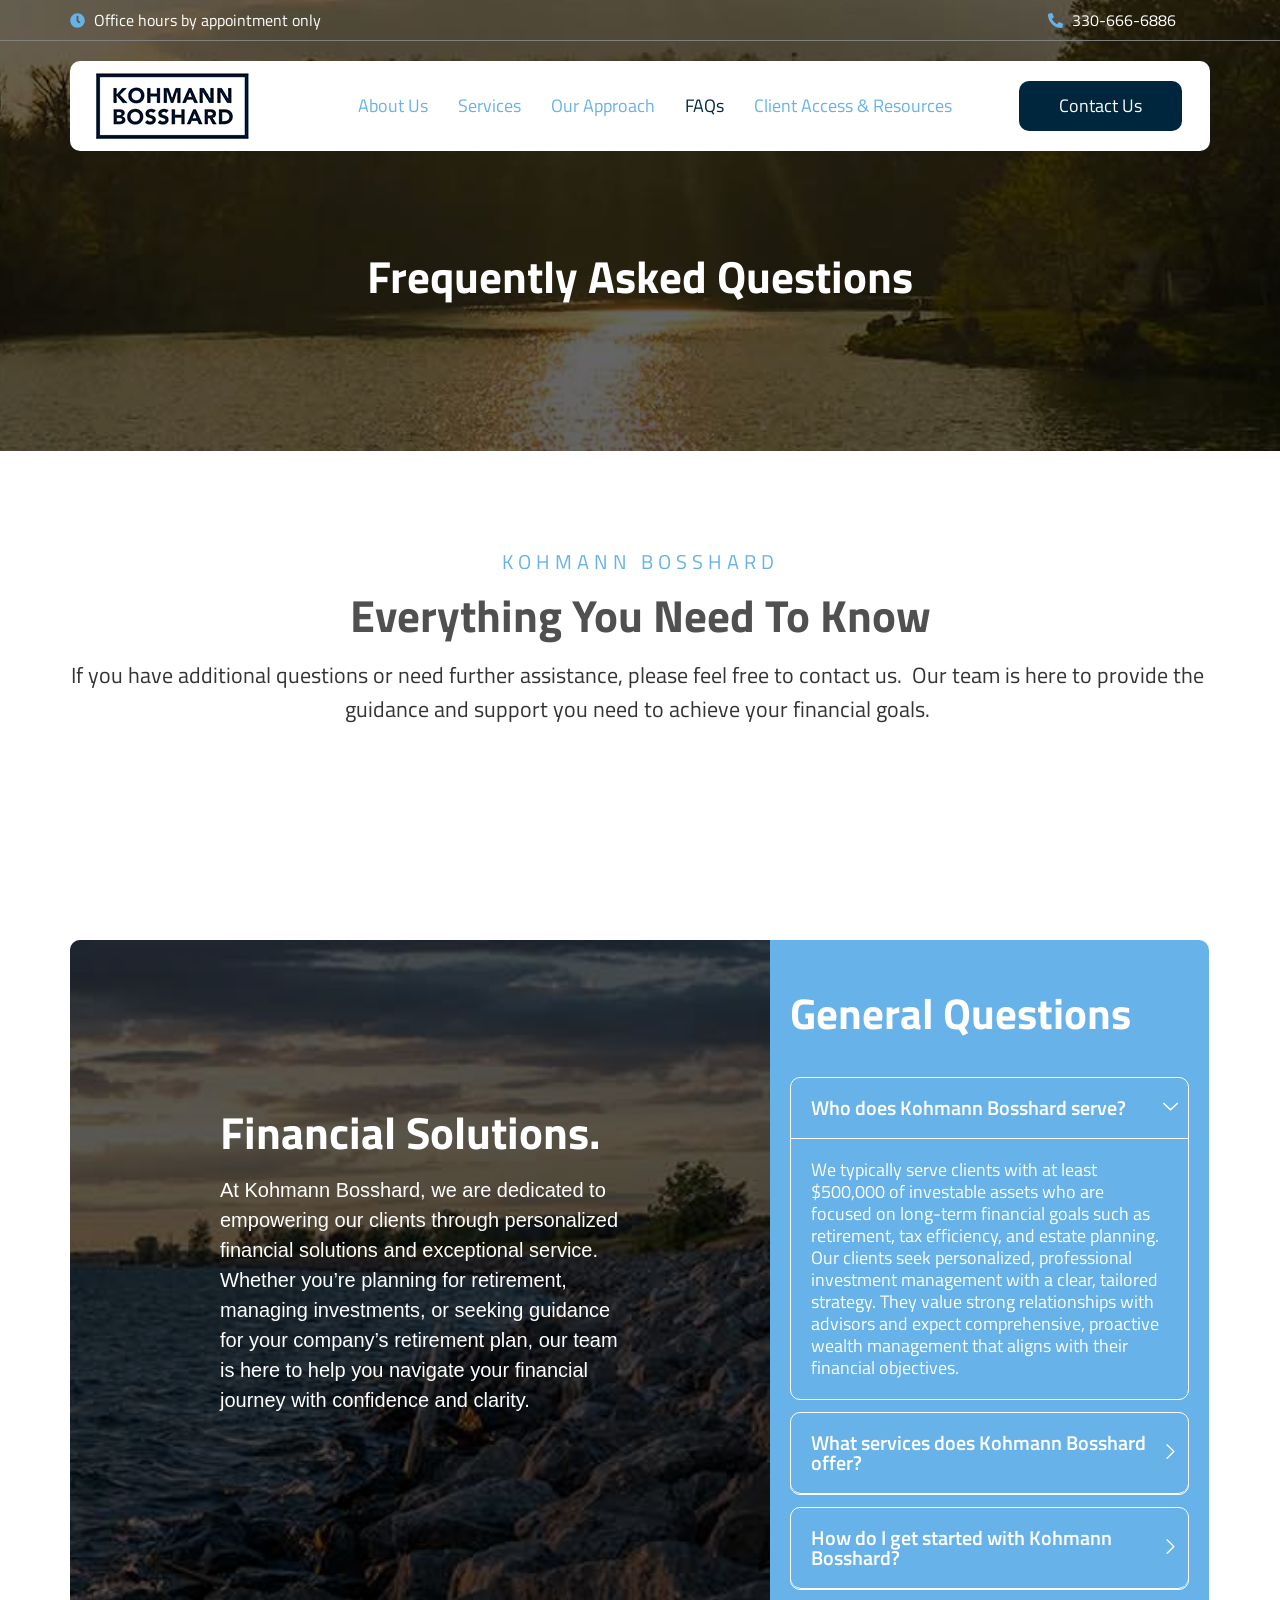
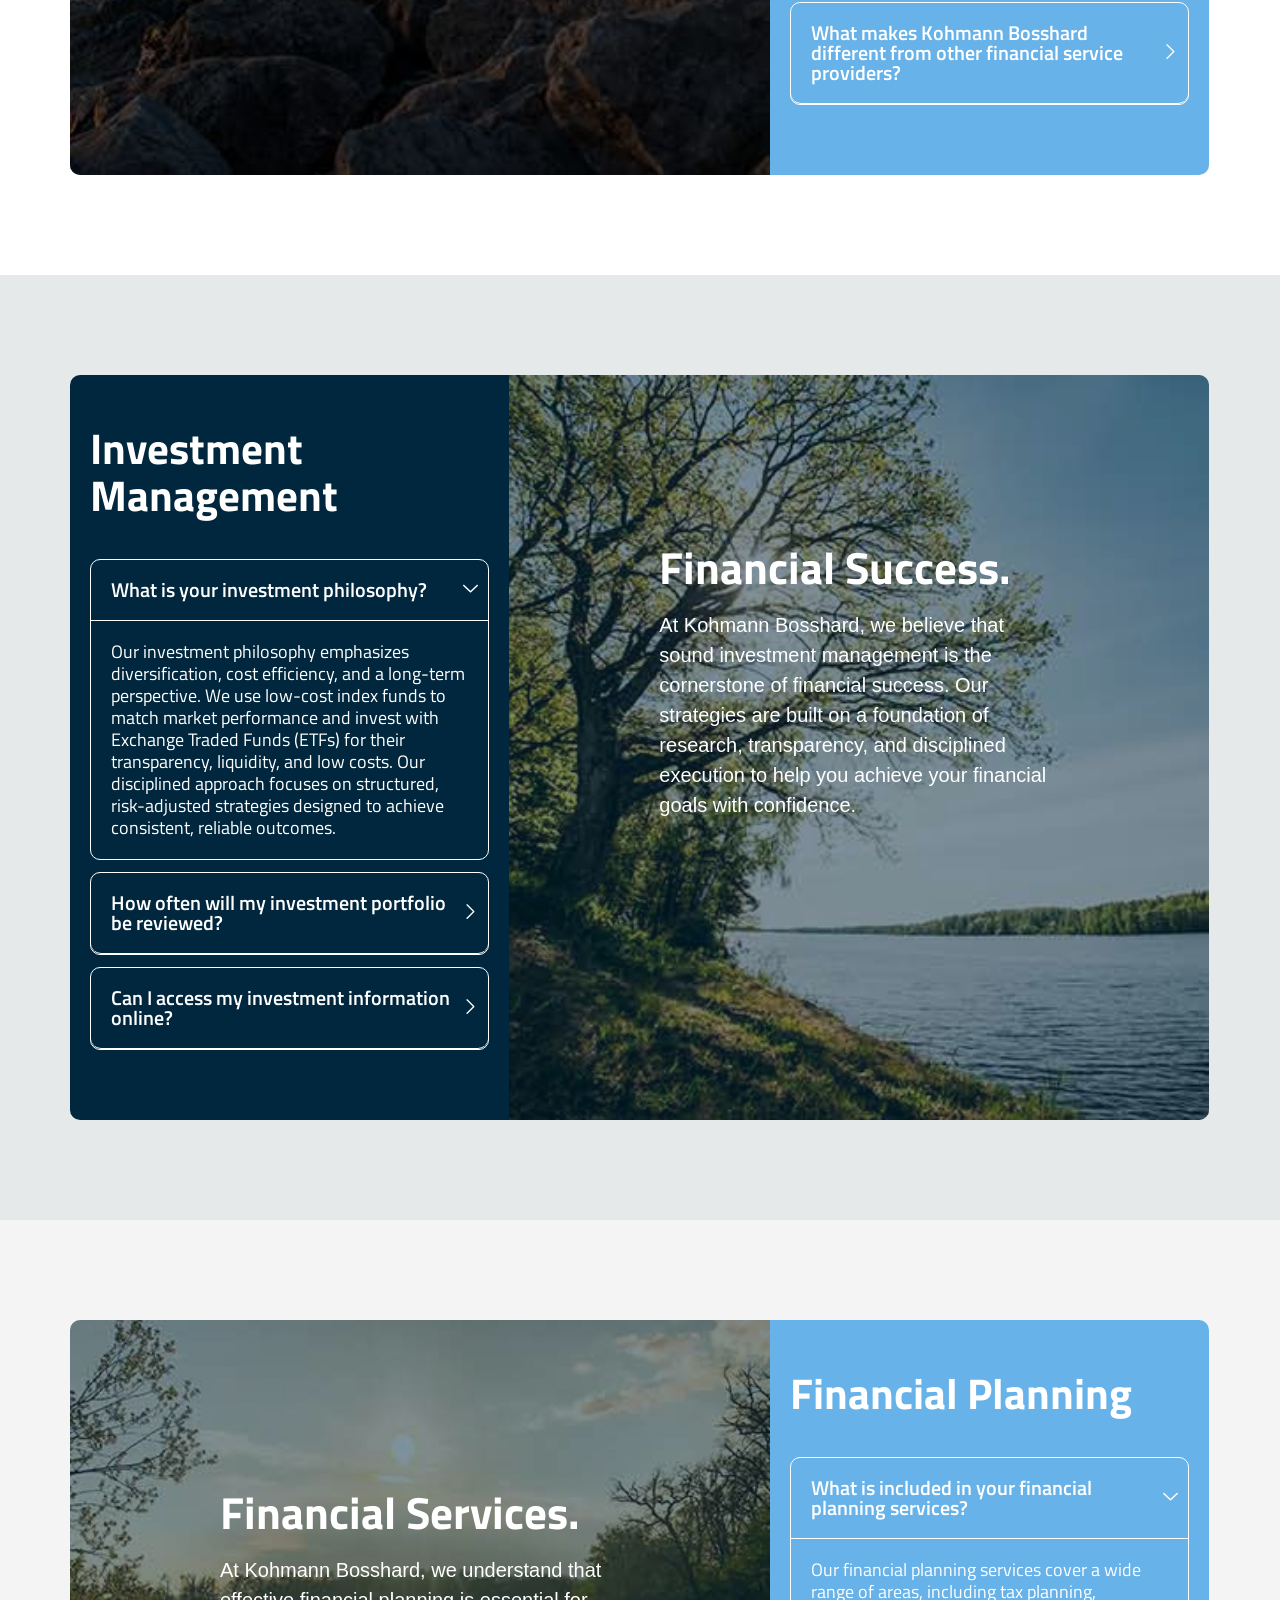
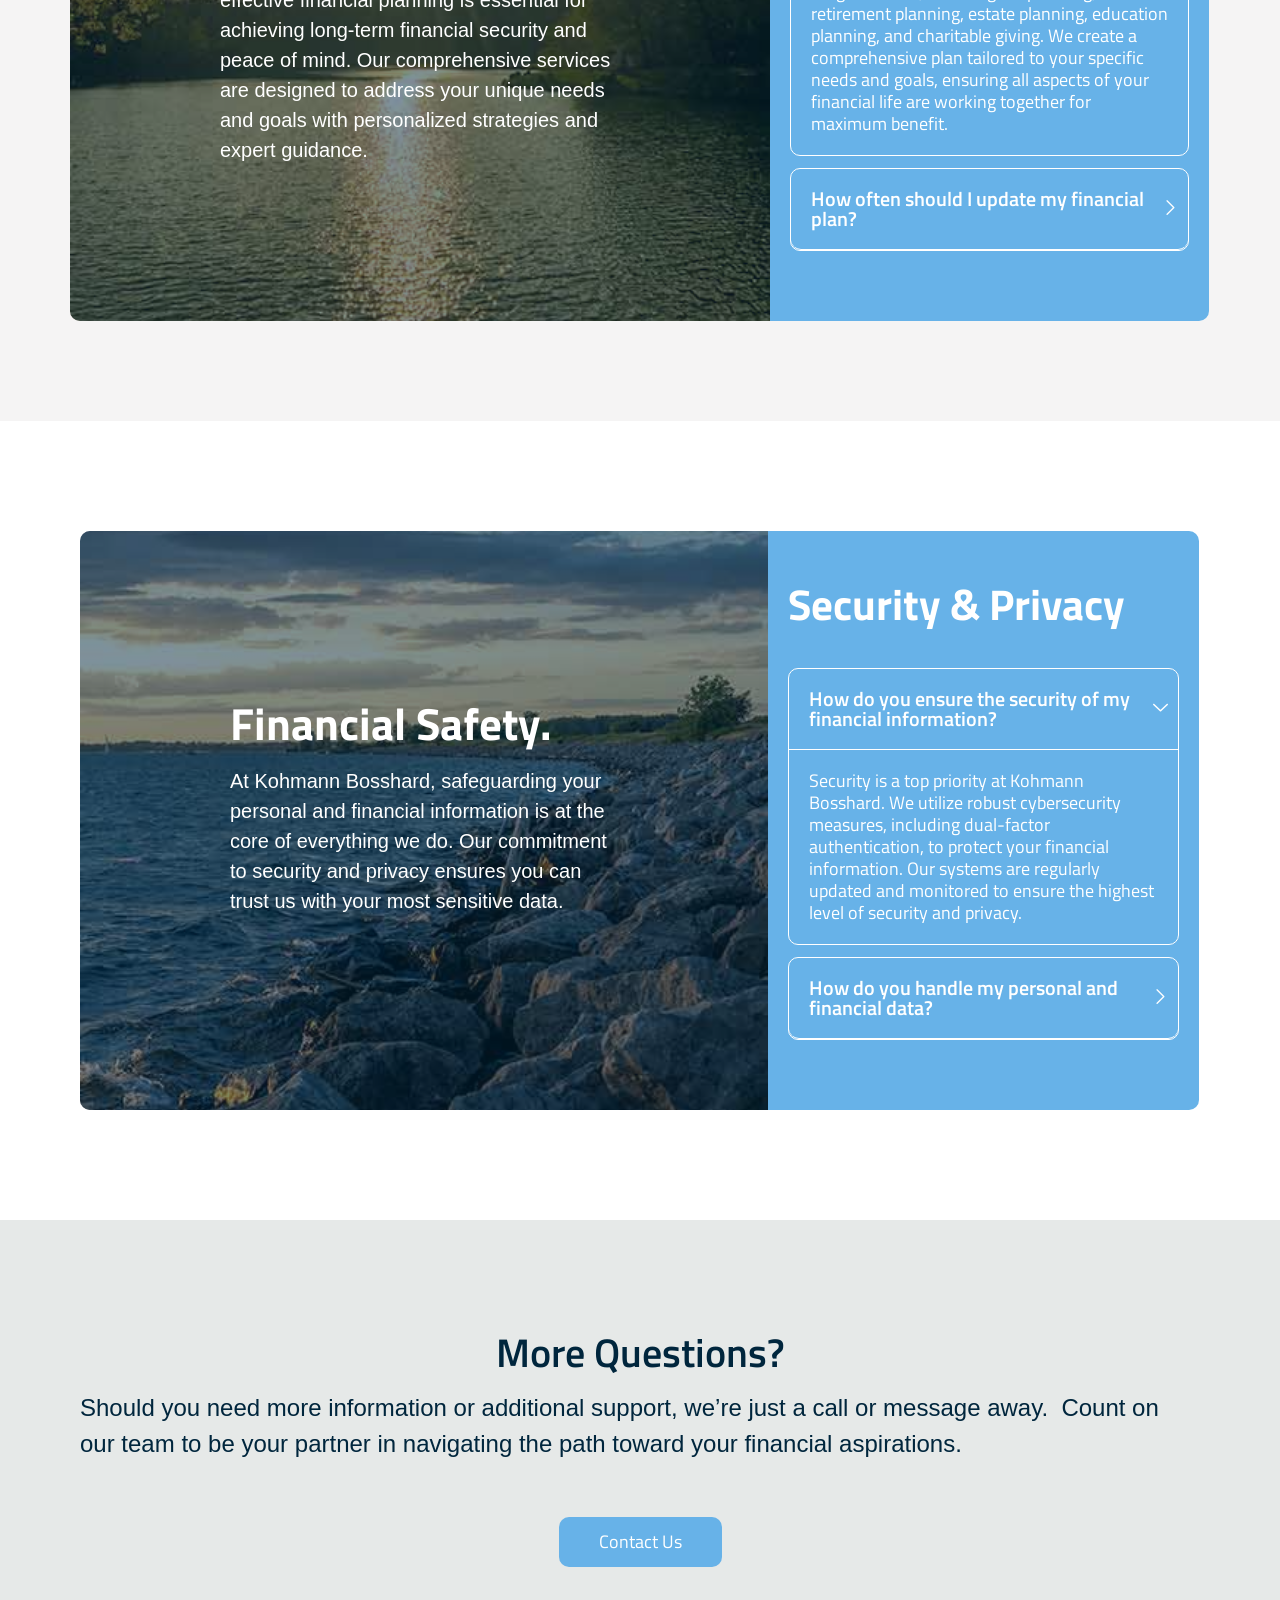
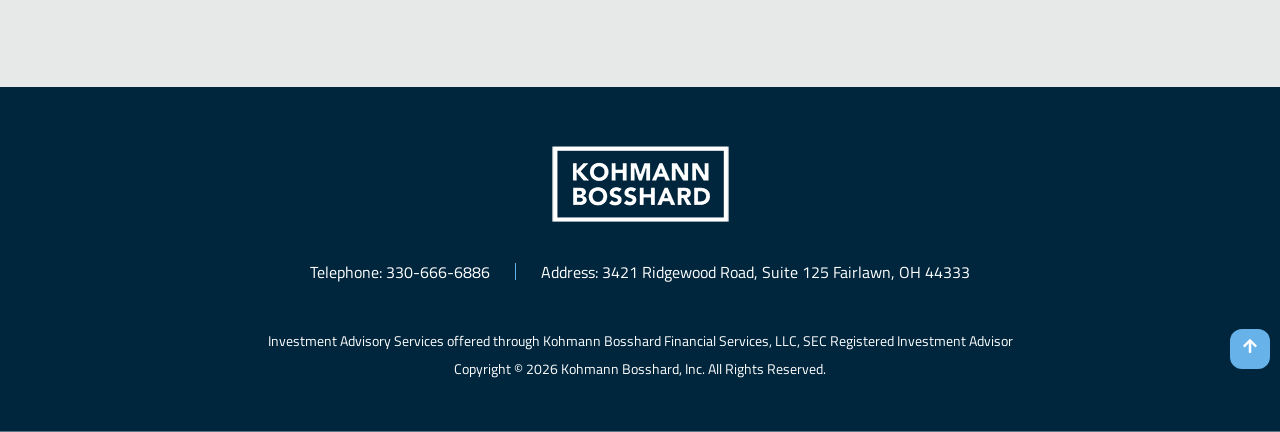
<file: faqs/index.html>
<!DOCTYPE html>
<html lang="en-US">
<head>
<meta charset="UTF-8">
<meta name="viewport" content="width=device-width, initial-scale=1.0, viewport-fit=cover">
<title>FAQs &#8211; Kohmann Bosshard</title>
<link rel="canonical" href="https://kohmannbosshard.com/faqs/">
<link rel="stylesheet" href="/css/reset.css">
<link rel="stylesheet" href="/css/theme.css">
<link rel="stylesheet" href="/css/header-footer.css">
<link rel="stylesheet" href="/css/frontend.min.css">
<link rel="stylesheet" href="/css/post-334.css">
<link rel="stylesheet" href="/css/post-595.css">
<link rel="stylesheet" href="/css/widget-icon-list.min.css">
<link rel="stylesheet" href="/css/widget-image.min.css">
<link rel="stylesheet" href="/css/common.css">
<link rel="stylesheet" href="/css/nav-menu.css">
<link rel="stylesheet" href="/css/widget-heading.min.css">
<link rel="stylesheet" href="/css/accordion.css">
<link rel="stylesheet" href="/css/back-to-top.css">
<link rel="stylesheet" href="/css/all.min.css">
<link rel="stylesheet" href="/css/v4-shims.min.css">
<link rel="stylesheet" href="/css/e-animation-shrink.min.css">
<link rel="stylesheet" href="/css/style.min.css">
<link rel="stylesheet" href="/css/font-awesome.min.css">
<link rel="stylesheet" href="/css/montserrat.css">
<link rel="stylesheet" href="/css/titilliumweb.css">
<link rel="stylesheet" href="/css/ekiticons.css">
<link rel="stylesheet" href="/css/elementor-inline-16f7a1a5587e.css">
<link rel="stylesheet" href="/css/custom.css">
<link rel="stylesheet" href="/css/site.css">
</head>
<body class="wp-singular page-template page-template-elementor_canvas page page-id-595 wp-custom-logo wp-embed-responsive wp-theme-hello-elementor hello-elementor-default elementor-default elementor-template-canvas elementor-kit-334 elementor-page elementor-page-595">

			<div data-elementor-type="wp-page" data-elementor-id="595" class="elementor elementor-595" data-elementor-settings="{&quot;ha_cmc_init_switcher&quot;:&quot;no&quot;}" data-elementor-post-type="page">
						<section class="elementor-section elementor-top-section elementor-element elementor-element-2eec5afe elementor-hidden-tablet elementor-hidden-mobile elementor-section-boxed elementor-section-height-default elementor-section-height-default" data-id="2eec5afe" data-element_type="section" data-e-type="section" data-settings="{&quot;animation&quot;:&quot;none&quot;,&quot;_ha_eqh_enable&quot;:false}">
						<div class="elementor-container elementor-column-gap-default">
					<div class="elementor-column elementor-col-33 elementor-top-column elementor-element elementor-element-7a16493f" data-id="7a16493f" data-element_type="column" data-e-type="column">
			<div class="elementor-widget-wrap elementor-element-populated">
						<div class="elementor-element elementor-element-3a0124f0 elementor-align-start elementor-icon-list--layout-traditional elementor-list-item-link-full_width elementor-widget elementor-widget-icon-list" data-id="3a0124f0" data-element_type="widget" data-e-type="widget" data-widget_type="icon-list.default">
				<div class="elementor-widget-container">
							<ul class="elementor-icon-list-items">
							<li class="elementor-icon-list-item">
											<span class="elementor-icon-list-icon">
							<svg aria-hidden="true" class="e-font-icon-svg e-fas-clock" viewBox="0 0 512 512" xmlns="http://www.w3.org/2000/svg"><path d="M256,8C119,8,8,119,8,256S119,504,256,504,504,393,504,256,393,8,256,8Zm92.49,313h0l-20,25a16,16,0,0,1-22.49,2.5h0l-67-49.72a40,40,0,0,1-15-31.23V112a16,16,0,0,1,16-16h32a16,16,0,0,1,16,16V256l58,42.5A16,16,0,0,1,348.49,321Z"></path></svg>						</span>
										<span class="elementor-icon-list-text">Office hours by appointment only</span>
									</li>
						</ul>
						</div>
				</div>
					</div>
		</div>
				<div class="elementor-column elementor-col-33 elementor-top-column elementor-element elementor-element-7c7dc9e4" data-id="7c7dc9e4" data-element_type="column" data-e-type="column">
			<div class="elementor-widget-wrap">
							</div>
		</div>
				<div class="elementor-column elementor-col-33 elementor-top-column elementor-element elementor-element-7d97fd88" data-id="7d97fd88" data-element_type="column" data-e-type="column">
			<div class="elementor-widget-wrap elementor-element-populated">
						<div class="elementor-element elementor-element-3e0a29d1 elementor-icon-list--layout-inline elementor-align-end elementor-list-item-link-full_width elementor-widget elementor-widget-icon-list" data-id="3e0a29d1" data-element_type="widget" data-e-type="widget" data-widget_type="icon-list.default">
				<div class="elementor-widget-container">
							<ul class="elementor-icon-list-items elementor-inline-items">
							<li class="elementor-icon-list-item elementor-inline-item">
											<span class="elementor-icon-list-icon">
							<svg aria-hidden="true" class="e-font-icon-svg e-fas-phone-alt" viewBox="0 0 512 512" xmlns="http://www.w3.org/2000/svg"><path d="M497.39 361.8l-112-48a24 24 0 0 0-28 6.9l-49.6 60.6A370.66 370.66 0 0 1 130.6 204.11l60.6-49.6a23.94 23.94 0 0 0 6.9-28l-48-112A24.16 24.16 0 0 0 122.6.61l-104 24A24 24 0 0 0 0 48c0 256.5 207.9 464 464 464a24 24 0 0 0 23.4-18.6l24-104a24.29 24.29 0 0 0-14.01-27.6z"></path></svg>						</span>
										<span class="elementor-icon-list-text">330-666-6886</span>
									</li>
						</ul>
						</div>
				</div>
					</div>
		</div>
					</div>
		</section>
				<section class="elementor-section elementor-top-section elementor-element elementor-element-a66b76d elementor-section-boxed elementor-section-height-default elementor-section-height-default" data-id="a66b76d" data-element_type="section" data-e-type="section" data-settings="{&quot;animation&quot;:&quot;none&quot;,&quot;_ha_eqh_enable&quot;:false}">
						<div class="elementor-container elementor-column-gap-default">
					<div class="elementor-column elementor-col-100 elementor-top-column elementor-element elementor-element-3e294ff" data-id="3e294ff" data-element_type="column" data-e-type="column" data-settings="{&quot;background_background&quot;:&quot;classic&quot;,&quot;animation&quot;:&quot;none&quot;}">
			<div class="elementor-widget-wrap elementor-element-populated">
						<section class="elementor-section elementor-inner-section elementor-element elementor-element-c58f7cb elementor-section-boxed elementor-section-height-default elementor-section-height-default" data-id="c58f7cb" data-element_type="section" data-e-type="section" data-settings="{&quot;animation&quot;:&quot;none&quot;,&quot;_ha_eqh_enable&quot;:false}">
						<div class="elementor-container elementor-column-gap-default">
					<div class="elementor-column elementor-col-33 elementor-inner-column elementor-element elementor-element-98973ac" data-id="98973ac" data-element_type="column" data-e-type="column" data-settings="{&quot;animation&quot;:&quot;none&quot;}">
			<div class="elementor-widget-wrap elementor-element-populated">
						<div class="elementor-element elementor-element-89ce87a elementor-widget elementor-widget-image" data-id="89ce87a" data-element_type="widget" data-e-type="widget" data-settings="{&quot;_animation&quot;:&quot;none&quot;}" data-widget_type="image.default">
				<div class="elementor-widget-container">
																<a href="/">
							<img decoding="async" width="166" height="80" class="attachment-large size-large wp-image-757 " alt="Kohmann Bosshard" src="/images/Kohmann-Bosshard-Logo-166x80-1.png" />								</a>
															</div>
				</div>
					</div>
		</div>
				<div class="elementor-column elementor-col-33 elementor-inner-column elementor-element elementor-element-3f43465" data-id="3f43465" data-element_type="column" data-e-type="column">
			<div class="elementor-widget-wrap elementor-element-populated">
						<div class="elementor-element elementor-element-66118d9 elementor-widget elementor-widget-ekit-nav-menu" data-id="66118d9" data-element_type="widget" data-e-type="widget" data-settings="{&quot;_animation&quot;:&quot;none&quot;}" data-widget_type="ekit-nav-menu.default">
				<div class="elementor-widget-container">
							<nav class="ekit-wid-con ekit_menu_responsive_tablet"
			aria-label="New Site Menu top"
			data-hamburger-icon="icon icon-burger-menu"
			data-hamburger-icon-type="icon"
			data-responsive-breakpoint="1024"
			data-close-on-anchor="no">
			            <button class="elementskit-menu-hamburger elementskit-menu-toggler"  type="button" aria-expanded="false" aria-controls="ekit-megamenu-new-site-menu-top" aria-label="Menu">
                <i aria-hidden="true" class="ekit-menu-icon icon icon-burger-menu"></i>            </button>
            <div id="ekit-megamenu-new-site-menu-top" class="elementskit-menu-container elementskit-menu-offcanvas-elements elementskit-navbar-nav-default ekit-nav-menu-one-page-no ekit-nav-dropdown-hover"><ul id="menu-new-site-menu-top" class="elementskit-navbar-nav elementskit-menu-po-center submenu-click-on-icon"><li id="menu-item-668" class="menu-item menu-item-type-post_type menu-item-object-page menu-item-668 nav-item elementskit-mobile-builder-content" data-vertical-menu=750px><a href="/about-us/" class="ekit-menu-nav-link">About Us</a></li>
<li id="menu-item-666" class="menu-item menu-item-type-post_type menu-item-object-page menu-item-666 nav-item elementskit-mobile-builder-content" data-vertical-menu=750px><a href="/services/" class="ekit-menu-nav-link">Services</a></li>
<li id="menu-item-665" class="menu-item menu-item-type-post_type menu-item-object-page menu-item-665 nav-item elementskit-mobile-builder-content" data-vertical-menu=750px><a href="/our-approach/" class="ekit-menu-nav-link">Our Approach</a></li>
<li id="menu-item-664" class="menu-item menu-item-type-post_type menu-item-object-page current-menu-item page_item page-item-595 current_page_item menu-item-664 nav-item elementskit-mobile-builder-content active" data-vertical-menu=750px><a href="/faqs/" class="ekit-menu-nav-link active">FAQs</a></li>
<li id="menu-item-1060" class="menu-item menu-item-type-post_type menu-item-object-page menu-item-1060 nav-item elementskit-mobile-builder-content" data-vertical-menu=750px><a href="/resources-2/" class="ekit-menu-nav-link">Client Access &#038; Resources</a></li>
<li id="menu-item-1582" class="mobile-contact-link menu-item menu-item-type-custom menu-item-object-custom menu-item-1582 nav-item elementskit-mobile-builder-content" data-vertical-menu=750px><a href="/contact-us/" class="ekit-menu-nav-link">Contact Us</a></li>
</ul><div class="elementskit-nav-identity-panel"><a class="elementskit-nav-logo" href="/" target="" rel=""><img title="Kohmann-Bosshard-Logo-121&#215;59" alt="Kohmann Bosshard" decoding="async" src="/images/Kohmann-Bosshard-Logo-121x59-1.png" class="" /></a><button class="elementskit-menu-close elementskit-menu-toggler" type="button">X</button></div></div>
			<div class="elementskit-menu-overlay elementskit-menu-offcanvas-elements elementskit-menu-toggler ekit-nav-menu--overlay"></div>        </nav>
						</div>
				</div>
					</div>
		</div>
				<div class="elementor-column elementor-col-33 elementor-inner-column elementor-element elementor-element-cdbd3d1 elementor-hidden-tablet elementor-hidden-mobile" data-id="cdbd3d1" data-element_type="column" data-e-type="column">
			<div class="elementor-widget-wrap elementor-element-populated">
						<div class="elementor-element elementor-element-c05e1ce elementor-align-right elementor-widget elementor-widget-button" data-id="c05e1ce" data-element_type="widget" data-e-type="widget" data-settings="{&quot;_animation&quot;:&quot;none&quot;}" data-widget_type="button.default">
				<div class="elementor-widget-container">
									<div class="elementor-button-wrapper">
					<a class="elementor-button elementor-button-link elementor-size-sm elementor-animation-shrink" href="/contact-us/">
						<span class="elementor-button-content-wrapper">
									<span class="elementor-button-text">Contact Us</span>
					</span>
					</a>
				</div>
								</div>
				</div>
					</div>
		</div>
					</div>
		</section>
					</div>
		</div>
					</div>
		</section>
				<section class="elementor-section elementor-top-section elementor-element elementor-element-592547f5 elementor-section-height-min-height elementor-section-boxed elementor-section-height-default elementor-section-items-middle" data-id="592547f5" data-element_type="section" data-e-type="section" data-settings="{&quot;background_background&quot;:&quot;classic&quot;,&quot;_ha_eqh_enable&quot;:false}">
							<div class="elementor-background-overlay"></div>
							<div class="elementor-container elementor-column-gap-no">
					<div class="elementor-column elementor-col-100 elementor-top-column elementor-element elementor-element-7d9643aa" data-id="7d9643aa" data-element_type="column" data-e-type="column">
			<div class="elementor-widget-wrap elementor-element-populated">
						<div class="elementor-element elementor-element-61edf748 elementor-widget elementor-widget-heading" data-id="61edf748" data-element_type="widget" data-e-type="widget" data-settings="{&quot;_animation&quot;:&quot;none&quot;}" data-widget_type="heading.default">
				<div class="elementor-widget-container">
					<h1 class="elementor-heading-title elementor-size-default">Frequently Asked Questions</h1>				</div>
				</div>
					</div>
		</div>
					</div>
		</section>
				<section class="elementor-section elementor-top-section elementor-element elementor-element-df9d52e elementor-section-boxed elementor-section-height-default elementor-section-height-default" data-id="df9d52e" data-element_type="section" data-e-type="section" data-settings="{&quot;_ha_eqh_enable&quot;:false}">
						<div class="elementor-container elementor-column-gap-default">
					<div class="elementor-column elementor-col-100 elementor-top-column elementor-element elementor-element-3d322c5" data-id="3d322c5" data-element_type="column" data-e-type="column">
			<div class="elementor-widget-wrap elementor-element-populated">
						<div class="elementor-element elementor-element-871174c elementor-widget elementor-widget-heading" data-id="871174c" data-element_type="widget" data-e-type="widget" data-widget_type="heading.default">
				<div class="elementor-widget-container">
					<h6 class="elementor-heading-title elementor-size-default">KOHMANN BOSSHARD</h6>				</div>
				</div>
				<div class="elementor-element elementor-element-9403985 elementor-widget elementor-widget-heading" data-id="9403985" data-element_type="widget" data-e-type="widget" data-widget_type="heading.default">
				<div class="elementor-widget-container">
					<h2 class="elementor-heading-title elementor-size-default">Everything You Need To Know</h2>				</div>
				</div>
				<div class="elementor-element elementor-element-0fa67e3 elementor-widget__width-initial elementor-widget elementor-widget-text-editor" data-id="0fa67e3" data-element_type="widget" data-e-type="widget" data-widget_type="text-editor.default">
				<div class="elementor-widget-container">
									<p class="p1">If you have additional questions or need further assistance, please feel free to contact us.  Our team is here to provide the guidance and support you need to achieve your financial goals.</p>								</div>
				</div>
					</div>
		</div>
					</div>
		</section>
				<section class="elementor-section elementor-top-section elementor-element elementor-element-6474df7a elementor-section-boxed elementor-section-height-default elementor-section-height-default" data-id="6474df7a" data-element_type="section" data-e-type="section" data-settings="{&quot;background_background&quot;:&quot;classic&quot;,&quot;_ha_eqh_enable&quot;:false}">
						<div class="elementor-container elementor-column-gap-default">
					<div class="elementor-column elementor-col-100 elementor-top-column elementor-element elementor-element-4aa9a54b" data-id="4aa9a54b" data-element_type="column" data-e-type="column">
			<div class="elementor-widget-wrap elementor-element-populated">
						<section class="elementor-section elementor-inner-section elementor-element elementor-element-553dbd83 elementor-section-boxed elementor-section-height-default elementor-section-height-default" data-id="553dbd83" data-element_type="section" data-e-type="section" data-settings="{&quot;_ha_eqh_enable&quot;:false}">
						<div class="elementor-container elementor-column-gap-default">
					<div class="elementor-column elementor-col-50 elementor-inner-column elementor-element elementor-element-6babf844" data-id="6babf844" data-element_type="column" data-e-type="column" data-settings="{&quot;background_background&quot;:&quot;classic&quot;,&quot;animation&quot;:&quot;none&quot;}">
			<div class="elementor-widget-wrap elementor-element-populated">
					<div class="elementor-background-overlay"></div>
						<div class="elementor-element elementor-element-53c76327 elementor-widget elementor-widget-heading" data-id="53c76327" data-element_type="widget" data-e-type="widget" data-settings="{&quot;_animation&quot;:&quot;none&quot;}" data-widget_type="heading.default">
				<div class="elementor-widget-container">
					<h2 class="elementor-heading-title elementor-size-default">Financial Solutions.</h2>				</div>
				</div>
				<div class="elementor-element elementor-element-30f393fa elementor-widget elementor-widget-text-editor" data-id="30f393fa" data-element_type="widget" data-e-type="widget" data-settings="{&quot;_animation&quot;:&quot;none&quot;}" data-widget_type="text-editor.default">
				<div class="elementor-widget-container">
									<p>At Kohmann Bosshard, we are dedicated to empowering our clients through personalized financial solutions and exceptional service. Whether you&#8217;re planning for retirement, managing investments, or seeking guidance for your company’s retirement plan, our team is here to help you navigate your financial journey with confidence and clarity.</p>								</div>
				</div>
					</div>
		</div>
				<div class="elementor-column elementor-col-50 elementor-inner-column elementor-element elementor-element-631e1b" data-id="631e1b" data-element_type="column" data-e-type="column" data-settings="{&quot;background_background&quot;:&quot;classic&quot;,&quot;animation&quot;:&quot;none&quot;}">
			<div class="elementor-widget-wrap elementor-element-populated">
						<div class="elementor-element elementor-element-3095e234 elementor-widget elementor-widget-heading" data-id="3095e234" data-element_type="widget" data-e-type="widget" data-widget_type="heading.default">
				<div class="elementor-widget-container">
					<h3 class="elementor-heading-title elementor-size-default">General Questions</h3>				</div>
				</div>
				<div class="elementor-element elementor-element-4fe100e elementor-widget elementor-widget-elementskit-accordion" data-id="4fe100e" data-element_type="widget" data-e-type="widget" data-settings="{&quot;_animation&quot;:&quot;none&quot;}" data-widget_type="elementskit-accordion.default">
				<div class="elementor-widget-container">
					<div class="ekit-wid-con" >
        <div class="elementskit-accordion accoedion-primary" id="accordion-6b034a044493a">

            
                <div class="elementskit-card active">
                    <div class="elementskit-card-header" id="primaryHeading-0-4fe100e" role="heading" aria-level="3">
                        <a href="#collapse-bf475696b034a044493a" class="ekit-accordion--toggler elementskit-btn-link collapsed" role="button" data-ekit-toggle="collapse" data-target="#Collapse-bf475696b034a044493a" aria-expanded="true" aria-controls="Collapse-bf475696b034a044493a">
                            
                            <span class="ekit-accordion-title">Who does Kohmann Bosshard serve? </span>

                            
                                <div class="ekit_accordion_icon_group">
                                    <div class="ekit_accordion_normal_icon">
                                        <!-- Normal Icon -->
										<i class="icon icon-right-arrow1"></i>                                    </div>

                                    <div class="ekit_accordion_active_icon">
                                        <!-- Active Icon -->
										<i class="icon icon-down-arrow1"></i>                                    </div>
                                </div>

                            
                                                    </a>
                    </div>

                    <div id="Collapse-bf475696b034a044493a" class=" show collapse" role="region" aria-labelledby="primaryHeading-0-4fe100e" data-parent="#accordion-6b034a044493a">

                        <div class="elementskit-card-body ekit-accordion--content">
                            <p>We typically serve clients with at least $500,000 of investable assets who are focused on long-term financial goals such as retirement, tax efficiency, and estate planning. Our clients seek personalized, professional investment management with a clear, tailored strategy. They value strong relationships with advisors and expect comprehensive, proactive wealth management that aligns with their financial objectives.</p>                        </div>

                    </div>

                </div><!-- .elementskit-card END -->

                
                <div class="elementskit-card ">
                    <div class="elementskit-card-header" id="primaryHeading-1-4fe100e" role="heading" aria-level="3">
                        <a href="#collapse-26c924d6b034a044493a" class="ekit-accordion--toggler elementskit-btn-link collapsed" role="button" data-ekit-toggle="collapse" data-target="#Collapse-26c924d6b034a044493a" aria-expanded="false" aria-controls="Collapse-26c924d6b034a044493a">
                            
                            <span class="ekit-accordion-title">What services does Kohmann Bosshard offer?</span>

                            
                                <div class="ekit_accordion_icon_group">
                                    <div class="ekit_accordion_normal_icon">
                                        <!-- Normal Icon -->
										<i class="icon icon-right-arrow1"></i>                                    </div>

                                    <div class="ekit_accordion_active_icon">
                                        <!-- Active Icon -->
										<i class="icon icon-down-arrow1"></i>                                    </div>
                                </div>

                            
                                                    </a>
                    </div>

                    <div id="Collapse-26c924d6b034a044493a" class=" collapse" role="region" aria-labelledby="primaryHeading-1-4fe100e" data-parent="#accordion-6b034a044493a">

                        <div class="elementskit-card-body ekit-accordion--content">
                            <p class="p1">We offer a wide range of services, including investment management, financial planning, and employer retirement plan consulting. Our comprehensive approach ensures that we address all aspects of your financial life to help you achieve your goals.</p>                        </div>

                    </div>

                </div><!-- .elementskit-card END -->

                
                <div class="elementskit-card ">
                    <div class="elementskit-card-header" id="primaryHeading-2-4fe100e" role="heading" aria-level="3">
                        <a href="#collapse-f264a006b034a044493a" class="ekit-accordion--toggler elementskit-btn-link collapsed" role="button" data-ekit-toggle="collapse" data-target="#Collapse-f264a006b034a044493a" aria-expanded="false" aria-controls="Collapse-f264a006b034a044493a">
                            
                            <span class="ekit-accordion-title">How do I get started with Kohmann Bosshard?</span>

                            
                                <div class="ekit_accordion_icon_group">
                                    <div class="ekit_accordion_normal_icon">
                                        <!-- Normal Icon -->
										<i class="icon icon-right-arrow1"></i>                                    </div>

                                    <div class="ekit_accordion_active_icon">
                                        <!-- Active Icon -->
										<i class="icon icon-down-arrow1"></i>                                    </div>
                                </div>

                            
                                                    </a>
                    </div>

                    <div id="Collapse-f264a006b034a044493a" class=" collapse" role="region" aria-labelledby="primaryHeading-2-4fe100e" data-parent="#accordion-6b034a044493a">

                        <div class="elementskit-card-body ekit-accordion--content">
                            <p class="p1">Getting started is simple. Contact us to schedule an initial consultation, where we’ll discuss your financial goals, review your current situation, and explore how our services can best meet your needs. This initial meeting is an opportunity for us to get to know each other and determine if we’re the right fit for your financial journey.</p>                        </div>

                    </div>

                </div><!-- .elementskit-card END -->

                
                <div class="elementskit-card ">
                    <div class="elementskit-card-header" id="primaryHeading-3-4fe100e" role="heading" aria-level="3">
                        <a href="#collapse-edd65446b034a044493a" class="ekit-accordion--toggler elementskit-btn-link collapsed" role="button" data-ekit-toggle="collapse" data-target="#Collapse-edd65446b034a044493a" aria-expanded="false" aria-controls="Collapse-edd65446b034a044493a">
                            
                            <span class="ekit-accordion-title">What makes Kohmann Bosshard different from other financial service providers?</span>

                            
                                <div class="ekit_accordion_icon_group">
                                    <div class="ekit_accordion_normal_icon">
                                        <!-- Normal Icon -->
										<i class="icon icon-right-arrow1"></i>                                    </div>

                                    <div class="ekit_accordion_active_icon">
                                        <!-- Active Icon -->
										<i class="icon icon-down-arrow1"></i>                                    </div>
                                </div>

                            
                                                    </a>
                    </div>

                    <div id="Collapse-edd65446b034a044493a" class=" collapse" role="region" aria-labelledby="primaryHeading-3-4fe100e" data-parent="#accordion-6b034a044493a">

                        <div class="elementskit-card-body ekit-accordion--content">
                            <p class="p1">We pride ourselves on our personalized approach, ethical standards, and commitment to excellence. Our team of experienced professionals tailors our services to meet your unique needs, ensuring that your interests are always our top priority. As fiduciaries, we are dedicated to acting in your best interest at all times.</p>                        </div>

                    </div>

                </div><!-- .elementskit-card END -->

                                        </div>
    </div>				</div>
				</div>
					</div>
		</div>
					</div>
		</section>
					</div>
		</div>
					</div>
		</section>
				<section class="elementor-section elementor-top-section elementor-element elementor-element-801e9ea elementor-section-boxed elementor-section-height-default elementor-section-height-default" data-id="801e9ea" data-element_type="section" data-e-type="section" data-settings="{&quot;background_background&quot;:&quot;classic&quot;,&quot;_ha_eqh_enable&quot;:false}">
						<div class="elementor-container elementor-column-gap-default">
					<div class="elementor-column elementor-col-100 elementor-top-column elementor-element elementor-element-05f3c2d" data-id="05f3c2d" data-element_type="column" data-e-type="column">
			<div class="elementor-widget-wrap elementor-element-populated">
						<section class="elementor-section elementor-inner-section elementor-element elementor-element-acba005 elementor-section-boxed elementor-section-height-default elementor-section-height-default" data-id="acba005" data-element_type="section" data-e-type="section" data-settings="{&quot;_ha_eqh_enable&quot;:false}">
						<div class="elementor-container elementor-column-gap-default">
					<div class="elementor-column elementor-col-50 elementor-inner-column elementor-element elementor-element-2a0959e" data-id="2a0959e" data-element_type="column" data-e-type="column" data-settings="{&quot;background_background&quot;:&quot;classic&quot;,&quot;animation&quot;:&quot;none&quot;}">
			<div class="elementor-widget-wrap elementor-element-populated">
						<div class="elementor-element elementor-element-0d69177 elementor-widget elementor-widget-heading" data-id="0d69177" data-element_type="widget" data-e-type="widget" data-widget_type="heading.default">
				<div class="elementor-widget-container">
					<h3 class="elementor-heading-title elementor-size-default">Investment Management</h3>				</div>
				</div>
				<div class="elementor-element elementor-element-0576668 elementor-widget elementor-widget-elementskit-accordion" data-id="0576668" data-element_type="widget" data-e-type="widget" data-settings="{&quot;_animation&quot;:&quot;none&quot;}" data-widget_type="elementskit-accordion.default">
				<div class="elementor-widget-container">
					<div class="ekit-wid-con" >
        <div class="elementskit-accordion accoedion-primary" id="accordion-6b034a0446ead">

            
                <div class="elementskit-card active">
                    <div class="elementskit-card-header" id="primaryHeading-0-0576668" role="heading" aria-level="3">
                        <a href="#collapse-bf475696b034a0446ead" class="ekit-accordion--toggler elementskit-btn-link collapsed" role="button" data-ekit-toggle="collapse" data-target="#Collapse-bf475696b034a0446ead" aria-expanded="true" aria-controls="Collapse-bf475696b034a0446ead">
                            
                            <span class="ekit-accordion-title">What is your investment philosophy?</span>

                            
                                <div class="ekit_accordion_icon_group">
                                    <div class="ekit_accordion_normal_icon">
                                        <!-- Normal Icon -->
										<i class="icon icon-right-arrow1"></i>                                    </div>

                                    <div class="ekit_accordion_active_icon">
                                        <!-- Active Icon -->
										<i class="icon icon-down-arrow1"></i>                                    </div>
                                </div>

                            
                                                    </a>
                    </div>

                    <div id="Collapse-bf475696b034a0446ead" class=" show collapse" role="region" aria-labelledby="primaryHeading-0-0576668" data-parent="#accordion-6b034a0446ead">

                        <div class="elementskit-card-body ekit-accordion--content">
                            <p class="p1">Our investment philosophy emphasizes diversification, cost efficiency, and a long-term perspective. We use low-cost index funds to match market performance and invest with Exchange Traded Funds (ETFs) for their transparency, liquidity, and low costs. Our disciplined approach focuses on structured, risk-adjusted strategies designed to achieve consistent, reliable outcomes.</p>                        </div>

                    </div>

                </div><!-- .elementskit-card END -->

                
                <div class="elementskit-card ">
                    <div class="elementskit-card-header" id="primaryHeading-1-0576668" role="heading" aria-level="3">
                        <a href="#collapse-f264a006b034a0446ead" class="ekit-accordion--toggler elementskit-btn-link collapsed" role="button" data-ekit-toggle="collapse" data-target="#Collapse-f264a006b034a0446ead" aria-expanded="false" aria-controls="Collapse-f264a006b034a0446ead">
                            
                            <span class="ekit-accordion-title">How often will my investment portfolio be reviewed?</span>

                            
                                <div class="ekit_accordion_icon_group">
                                    <div class="ekit_accordion_normal_icon">
                                        <!-- Normal Icon -->
										<i class="icon icon-right-arrow1"></i>                                    </div>

                                    <div class="ekit_accordion_active_icon">
                                        <!-- Active Icon -->
										<i class="icon icon-down-arrow1"></i>                                    </div>
                                </div>

                            
                                                    </a>
                    </div>

                    <div id="Collapse-f264a006b034a0446ead" class=" collapse" role="region" aria-labelledby="primaryHeading-1-0576668" data-parent="#accordion-6b034a0446ead">

                        <div class="elementskit-card-body ekit-accordion--content">
                            <p class="p1">We conduct regular reviews of your investment portfolio to ensure it remains aligned with your financial goals. Portfolios are reviewed on a monthly basis and rebalanced as needed. We also meet with clients at least annually, or more frequently if desired, to discuss performance and make necessary adjustments.</p>                        </div>

                    </div>

                </div><!-- .elementskit-card END -->

                
                <div class="elementskit-card ">
                    <div class="elementskit-card-header" id="primaryHeading-2-0576668" role="heading" aria-level="3">
                        <a href="#collapse-edd65446b034a0446ead" class="ekit-accordion--toggler elementskit-btn-link collapsed" role="button" data-ekit-toggle="collapse" data-target="#Collapse-edd65446b034a0446ead" aria-expanded="false" aria-controls="Collapse-edd65446b034a0446ead">
                            
                            <span class="ekit-accordion-title">Can I access my investment information online?</span>

                            
                                <div class="ekit_accordion_icon_group">
                                    <div class="ekit_accordion_normal_icon">
                                        <!-- Normal Icon -->
										<i class="icon icon-right-arrow1"></i>                                    </div>

                                    <div class="ekit_accordion_active_icon">
                                        <!-- Active Icon -->
										<i class="icon icon-down-arrow1"></i>                                    </div>
                                </div>

                            
                                                    </a>
                    </div>

                    <div id="Collapse-edd65446b034a0446ead" class=" collapse" role="region" aria-labelledby="primaryHeading-2-0576668" data-parent="#accordion-6b034a0446ead">

                        <div class="elementskit-card-body ekit-accordion--content">
                            <p class="p1">Yes, our secure client portal provides easy access to your investment information, including performance reports, account statements, and planning tools. The portal ensures you have the information you need at your fingertips.</p>                        </div>

                    </div>

                </div><!-- .elementskit-card END -->

                                        </div>
    </div>				</div>
				</div>
					</div>
		</div>
				<div class="elementor-column elementor-col-50 elementor-inner-column elementor-element elementor-element-cebf32c" data-id="cebf32c" data-element_type="column" data-e-type="column" data-settings="{&quot;background_background&quot;:&quot;classic&quot;,&quot;animation&quot;:&quot;none&quot;}">
			<div class="elementor-widget-wrap elementor-element-populated">
					<div class="elementor-background-overlay"></div>
						<div class="elementor-element elementor-element-1e8df4f elementor-widget elementor-widget-heading" data-id="1e8df4f" data-element_type="widget" data-e-type="widget" data-settings="{&quot;_animation&quot;:&quot;none&quot;}" data-widget_type="heading.default">
				<div class="elementor-widget-container">
					<h2 class="elementor-heading-title elementor-size-default">Financial Success.</h2>				</div>
				</div>
				<div class="elementor-element elementor-element-416c492 elementor-widget elementor-widget-text-editor" data-id="416c492" data-element_type="widget" data-e-type="widget" data-settings="{&quot;_animation&quot;:&quot;none&quot;}" data-widget_type="text-editor.default">
				<div class="elementor-widget-container">
									<p>At Kohmann Bosshard, we believe that sound investment management is the cornerstone of financial success. Our strategies are built on a foundation of research, transparency, and disciplined execution to help you achieve your financial goals with confidence.</p>								</div>
				</div>
					</div>
		</div>
					</div>
		</section>
					</div>
		</div>
					</div>
		</section>
				<section class="elementor-section elementor-top-section elementor-element elementor-element-1c93096 elementor-section-boxed elementor-section-height-default elementor-section-height-default" data-id="1c93096" data-element_type="section" data-e-type="section" data-settings="{&quot;background_background&quot;:&quot;classic&quot;,&quot;_ha_eqh_enable&quot;:false}">
						<div class="elementor-container elementor-column-gap-default">
					<div class="elementor-column elementor-col-100 elementor-top-column elementor-element elementor-element-16d54b7" data-id="16d54b7" data-element_type="column" data-e-type="column">
			<div class="elementor-widget-wrap elementor-element-populated">
						<section class="elementor-section elementor-inner-section elementor-element elementor-element-69fbc4c elementor-section-boxed elementor-section-height-default elementor-section-height-default" data-id="69fbc4c" data-element_type="section" data-e-type="section" data-settings="{&quot;_ha_eqh_enable&quot;:false}">
						<div class="elementor-container elementor-column-gap-default">
					<div class="elementor-column elementor-col-50 elementor-inner-column elementor-element elementor-element-31407e9" data-id="31407e9" data-element_type="column" data-e-type="column" data-settings="{&quot;background_background&quot;:&quot;classic&quot;,&quot;animation&quot;:&quot;none&quot;}">
			<div class="elementor-widget-wrap elementor-element-populated">
					<div class="elementor-background-overlay"></div>
						<div class="elementor-element elementor-element-588b960 elementor-widget elementor-widget-heading" data-id="588b960" data-element_type="widget" data-e-type="widget" data-settings="{&quot;_animation&quot;:&quot;none&quot;}" data-widget_type="heading.default">
				<div class="elementor-widget-container">
					<h2 class="elementor-heading-title elementor-size-default">Financial Services.</h2>				</div>
				</div>
				<div class="elementor-element elementor-element-8013fbd elementor-widget elementor-widget-text-editor" data-id="8013fbd" data-element_type="widget" data-e-type="widget" data-settings="{&quot;_animation&quot;:&quot;none&quot;}" data-widget_type="text-editor.default">
				<div class="elementor-widget-container">
									<p>At Kohmann Bosshard, we understand that effective financial planning is essential for achieving long-term financial security and peace of mind. Our comprehensive services are designed to address your unique needs and goals with personalized strategies and expert guidance.</p>								</div>
				</div>
					</div>
		</div>
				<div class="elementor-column elementor-col-50 elementor-inner-column elementor-element elementor-element-9472a91" data-id="9472a91" data-element_type="column" data-e-type="column" data-settings="{&quot;background_background&quot;:&quot;classic&quot;,&quot;animation&quot;:&quot;none&quot;}">
			<div class="elementor-widget-wrap elementor-element-populated">
						<div class="elementor-element elementor-element-eeca03c elementor-widget elementor-widget-heading" data-id="eeca03c" data-element_type="widget" data-e-type="widget" data-widget_type="heading.default">
				<div class="elementor-widget-container">
					<h3 class="elementor-heading-title elementor-size-default">Financial Planning</h3>				</div>
				</div>
				<div class="elementor-element elementor-element-6bdfe48 elementor-widget elementor-widget-elementskit-accordion" data-id="6bdfe48" data-element_type="widget" data-e-type="widget" data-settings="{&quot;_animation&quot;:&quot;none&quot;}" data-widget_type="elementskit-accordion.default">
				<div class="elementor-widget-container">
					<div class="ekit-wid-con" >
        <div class="elementskit-accordion accoedion-primary" id="accordion-6b034a044a4fb">

            
                <div class="elementskit-card active">
                    <div class="elementskit-card-header" id="primaryHeading-0-6bdfe48" role="heading" aria-level="3">
                        <a href="#collapse-bf475696b034a044a4fb" class="ekit-accordion--toggler elementskit-btn-link collapsed" role="button" data-ekit-toggle="collapse" data-target="#Collapse-bf475696b034a044a4fb" aria-expanded="true" aria-controls="Collapse-bf475696b034a044a4fb">
                            
                            <span class="ekit-accordion-title">What is included in your financial planning services?</span>

                            
                                <div class="ekit_accordion_icon_group">
                                    <div class="ekit_accordion_normal_icon">
                                        <!-- Normal Icon -->
										<i class="icon icon-right-arrow1"></i>                                    </div>

                                    <div class="ekit_accordion_active_icon">
                                        <!-- Active Icon -->
										<i class="icon icon-down-arrow1"></i>                                    </div>
                                </div>

                            
                                                    </a>
                    </div>

                    <div id="Collapse-bf475696b034a044a4fb" class=" show collapse" role="region" aria-labelledby="primaryHeading-0-6bdfe48" data-parent="#accordion-6b034a044a4fb">

                        <div class="elementskit-card-body ekit-accordion--content">
                            <p class="p1">Our financial planning services cover a wide range of areas, including tax planning, retirement planning, estate planning, education planning, and charitable giving. We create a comprehensive plan tailored to your specific needs and goals, ensuring all aspects of your financial life are working together for maximum benefit.</p>                        </div>

                    </div>

                </div><!-- .elementskit-card END -->

                
                <div class="elementskit-card ">
                    <div class="elementskit-card-header" id="primaryHeading-1-6bdfe48" role="heading" aria-level="3">
                        <a href="#collapse-f264a006b034a044a4fb" class="ekit-accordion--toggler elementskit-btn-link collapsed" role="button" data-ekit-toggle="collapse" data-target="#Collapse-f264a006b034a044a4fb" aria-expanded="false" aria-controls="Collapse-f264a006b034a044a4fb">
                            
                            <span class="ekit-accordion-title">How often should I update my financial plan?</span>

                            
                                <div class="ekit_accordion_icon_group">
                                    <div class="ekit_accordion_normal_icon">
                                        <!-- Normal Icon -->
										<i class="icon icon-right-arrow1"></i>                                    </div>

                                    <div class="ekit_accordion_active_icon">
                                        <!-- Active Icon -->
										<i class="icon icon-down-arrow1"></i>                                    </div>
                                </div>

                            
                                                    </a>
                    </div>

                    <div id="Collapse-f264a006b034a044a4fb" class=" collapse" role="region" aria-labelledby="primaryHeading-1-6bdfe48" data-parent="#accordion-6b034a044a4fb">

                        <div class="elementskit-card-body ekit-accordion--content">
                            <p class="p1">Your financial plan should be updated as your life circumstances change. We recommend reviewing your plan annually and whenever significant life events occur, such as marriage, divorce, the birth of a child, or retirement. Our team is here to assist you with any updates and adjustments needed to keep your plan aligned with your goals.</p>                        </div>

                    </div>

                </div><!-- .elementskit-card END -->

                                        </div>
    </div>				</div>
				</div>
					</div>
		</div>
					</div>
		</section>
					</div>
		</div>
					</div>
		</section>
				<section class="elementor-section elementor-top-section elementor-element elementor-element-c91c7cd elementor-section-boxed elementor-section-height-default elementor-section-height-default" data-id="c91c7cd" data-element_type="section" data-e-type="section" data-settings="{&quot;_ha_eqh_enable&quot;:false}">
						<div class="elementor-container elementor-column-gap-default">
					<div class="elementor-column elementor-col-100 elementor-top-column elementor-element elementor-element-2c274cf" data-id="2c274cf" data-element_type="column" data-e-type="column">
			<div class="elementor-widget-wrap elementor-element-populated">
						<section class="elementor-section elementor-inner-section elementor-element elementor-element-192e9a4 elementor-section-boxed elementor-section-height-default elementor-section-height-default" data-id="192e9a4" data-element_type="section" data-e-type="section" data-settings="{&quot;_ha_eqh_enable&quot;:false}">
						<div class="elementor-container elementor-column-gap-default">
					<div class="elementor-column elementor-col-50 elementor-inner-column elementor-element elementor-element-ef2a721" data-id="ef2a721" data-element_type="column" data-e-type="column" data-settings="{&quot;background_background&quot;:&quot;classic&quot;,&quot;animation&quot;:&quot;none&quot;}">
			<div class="elementor-widget-wrap elementor-element-populated">
					<div class="elementor-background-overlay"></div>
						<div class="elementor-element elementor-element-e6645e2 elementor-widget elementor-widget-heading" data-id="e6645e2" data-element_type="widget" data-e-type="widget" data-settings="{&quot;_animation&quot;:&quot;none&quot;}" data-widget_type="heading.default">
				<div class="elementor-widget-container">
					<h2 class="elementor-heading-title elementor-size-default">Financial Safety.</h2>				</div>
				</div>
				<div class="elementor-element elementor-element-21ea165 elementor-widget elementor-widget-text-editor" data-id="21ea165" data-element_type="widget" data-e-type="widget" data-settings="{&quot;_animation&quot;:&quot;none&quot;}" data-widget_type="text-editor.default">
				<div class="elementor-widget-container">
									<p>At Kohmann Bosshard, safeguarding your personal and financial information is at the core of everything we do. Our commitment to security and privacy ensures you can trust us with your most sensitive data.</p>								</div>
				</div>
					</div>
		</div>
				<div class="elementor-column elementor-col-50 elementor-inner-column elementor-element elementor-element-4b1bf22" data-id="4b1bf22" data-element_type="column" data-e-type="column" data-settings="{&quot;background_background&quot;:&quot;classic&quot;,&quot;animation&quot;:&quot;none&quot;}">
			<div class="elementor-widget-wrap elementor-element-populated">
						<div class="elementor-element elementor-element-6de0b0b elementor-widget elementor-widget-heading" data-id="6de0b0b" data-element_type="widget" data-e-type="widget" data-widget_type="heading.default">
				<div class="elementor-widget-container">
					<h3 class="elementor-heading-title elementor-size-default">Security &amp; Privacy</h3>				</div>
				</div>
				<div class="elementor-element elementor-element-c3f68cd elementor-widget elementor-widget-elementskit-accordion" data-id="c3f68cd" data-element_type="widget" data-e-type="widget" data-settings="{&quot;_animation&quot;:&quot;none&quot;}" data-widget_type="elementskit-accordion.default">
				<div class="elementor-widget-container">
					<div class="ekit-wid-con" >
        <div class="elementskit-accordion accoedion-primary" id="accordion-6b034a044d5d3">

            
                <div class="elementskit-card active">
                    <div class="elementskit-card-header" id="primaryHeading-0-c3f68cd" role="heading" aria-level="3">
                        <a href="#collapse-bf475696b034a044d5d3" class="ekit-accordion--toggler elementskit-btn-link collapsed" role="button" data-ekit-toggle="collapse" data-target="#Collapse-bf475696b034a044d5d3" aria-expanded="true" aria-controls="Collapse-bf475696b034a044d5d3">
                            
                            <span class="ekit-accordion-title">How do you ensure the security of my financial information?</span>

                            
                                <div class="ekit_accordion_icon_group">
                                    <div class="ekit_accordion_normal_icon">
                                        <!-- Normal Icon -->
										<i class="icon icon-right-arrow1"></i>                                    </div>

                                    <div class="ekit_accordion_active_icon">
                                        <!-- Active Icon -->
										<i class="icon icon-down-arrow1"></i>                                    </div>
                                </div>

                            
                                                    </a>
                    </div>

                    <div id="Collapse-bf475696b034a044d5d3" class=" show collapse" role="region" aria-labelledby="primaryHeading-0-c3f68cd" data-parent="#accordion-6b034a044d5d3">

                        <div class="elementskit-card-body ekit-accordion--content">
                            <p class="p1">Security is a top priority at Kohmann Bosshard. We utilize robust cybersecurity measures, including dual-factor authentication, to protect your financial information. Our systems are regularly updated and monitored to ensure the highest level of security and privacy.</p>                        </div>

                    </div>

                </div><!-- .elementskit-card END -->

                
                <div class="elementskit-card ">
                    <div class="elementskit-card-header" id="primaryHeading-1-c3f68cd" role="heading" aria-level="3">
                        <a href="#collapse-f264a006b034a044d5d3" class="ekit-accordion--toggler elementskit-btn-link collapsed" role="button" data-ekit-toggle="collapse" data-target="#Collapse-f264a006b034a044d5d3" aria-expanded="false" aria-controls="Collapse-f264a006b034a044d5d3">
                            
                            <span class="ekit-accordion-title">How do you handle my personal and financial data?</span>

                            
                                <div class="ekit_accordion_icon_group">
                                    <div class="ekit_accordion_normal_icon">
                                        <!-- Normal Icon -->
										<i class="icon icon-right-arrow1"></i>                                    </div>

                                    <div class="ekit_accordion_active_icon">
                                        <!-- Active Icon -->
										<i class="icon icon-down-arrow1"></i>                                    </div>
                                </div>

                            
                                                    </a>
                    </div>

                    <div id="Collapse-f264a006b034a044d5d3" class=" collapse" role="region" aria-labelledby="primaryHeading-1-c3f68cd" data-parent="#accordion-6b034a044d5d3">

                        <div class="elementskit-card-body ekit-accordion--content">
                            <p class="p1">We are committed to maintaining the privacy and confidentiality of your personal and financial data. Our policies and procedures are designed to protect your information and comply with all applicable privacy regulations. We only share your data with trusted partners as necessary to deliver our services, and always with your consent.</p>                        </div>

                    </div>

                </div><!-- .elementskit-card END -->

                                        </div>
    </div>				</div>
				</div>
					</div>
		</div>
					</div>
		</section>
					</div>
		</div>
					</div>
		</section>
				<section class="elementor-section elementor-top-section elementor-element elementor-element-13c99e5 elementor-section-boxed elementor-section-height-default elementor-section-height-default" data-id="13c99e5" data-element_type="section" data-e-type="section" data-settings="{&quot;background_background&quot;:&quot;classic&quot;,&quot;_ha_eqh_enable&quot;:false}">
						<div class="elementor-container elementor-column-gap-default">
					<div class="elementor-column elementor-col-100 elementor-top-column elementor-element elementor-element-0c5c59d" data-id="0c5c59d" data-element_type="column" data-e-type="column">
			<div class="elementor-widget-wrap elementor-element-populated">
						<section class="elementor-section elementor-inner-section elementor-element elementor-element-4289337 elementor-section-boxed elementor-section-height-default elementor-section-height-default" data-id="4289337" data-element_type="section" data-e-type="section" data-settings="{&quot;_ha_eqh_enable&quot;:false}">
						<div class="elementor-container elementor-column-gap-default">
					<div class="elementor-column elementor-col-100 elementor-inner-column elementor-element elementor-element-ecb57f4" data-id="ecb57f4" data-element_type="column" data-e-type="column" data-settings="{&quot;background_background&quot;:&quot;classic&quot;}">
			<div class="elementor-widget-wrap elementor-element-populated">
					<div class="elementor-background-overlay"></div>
						<div class="elementor-element elementor-element-2d0f610 elementor-widget elementor-widget-heading" data-id="2d0f610" data-element_type="widget" data-e-type="widget" data-settings="{&quot;_animation&quot;:&quot;none&quot;}" data-widget_type="heading.default">
				<div class="elementor-widget-container">
					<h2 class="elementor-heading-title elementor-size-default">More Questions?</h2>				</div>
				</div>
				<div class="elementor-element elementor-element-44f3ff0 elementor-widget elementor-widget-text-editor" data-id="44f3ff0" data-element_type="widget" data-e-type="widget" data-settings="{&quot;_animation&quot;:&quot;none&quot;}" data-widget_type="text-editor.default">
				<div class="elementor-widget-container">
									<p>Should you need more information or additional support, we’re just a call or message away.  Count on our team to be your partner in navigating the path toward your financial aspirations.</p>								</div>
				</div>
				<div class="elementor-element elementor-element-9fb6968 elementor-align-center elementor-mobile-align-center elementor-widget elementor-widget-button" data-id="9fb6968" data-element_type="widget" data-e-type="widget" data-settings="{&quot;_animation&quot;:&quot;none&quot;}" data-widget_type="button.default">
				<div class="elementor-widget-container">
									<div class="elementor-button-wrapper">
					<a class="elementor-button elementor-button-link elementor-size-sm elementor-animation-shrink" href="/contact-us/">
						<span class="elementor-button-content-wrapper">
									<span class="elementor-button-text">Contact Us</span>
					</span>
					</a>
				</div>
								</div>
				</div>
					</div>
		</div>
					</div>
		</section>
					</div>
		</div>
					</div>
		</section>
				<section class="elementor-section elementor-top-section elementor-element elementor-element-720e3332 elementor-section-full_width elementor-section-height-default elementor-section-height-default" data-id="720e3332" data-element_type="section" data-e-type="section" data-settings="{&quot;background_background&quot;:&quot;classic&quot;,&quot;_ha_eqh_enable&quot;:false}">
						<div class="elementor-container elementor-column-gap-default">
					<div class="elementor-column elementor-col-100 elementor-top-column elementor-element elementor-element-69af426f" data-id="69af426f" data-element_type="column" data-e-type="column">
			<div class="elementor-widget-wrap elementor-element-populated">
						<div class="elementor-element elementor-element-25a291e3 elementor-absolute elementor-widget elementor-widget-elementskit-back-to-top" data-id="25a291e3" data-element_type="widget" data-e-type="widget" data-settings="{&quot;_position&quot;:&quot;absolute&quot;}" data-widget_type="elementskit-back-to-top.default">
				<div class="elementor-widget-container">
					<div class="ekit-wid-con" >			<div class="ekit-back-to-top-container ekit-btt icon_only" data-settings="{&quot;offset_top&quot;:0,&quot;show_after&quot;:null,&quot;show_scroll&quot;:&quot;&quot;,&quot;style&quot;:&quot;icon_only&quot;,&quot;foreground&quot;:null,&quot;background&quot;:null}"> 
				<button type="button" class="ekit-btt__button " aria-label="Back to top">
					<svg aria-hidden="true" class="e-font-icon-svg e-fas-arrow-up" viewBox="0 0 448 512" xmlns="http://www.w3.org/2000/svg"><path d="M34.9 289.5l-22.2-22.2c-9.4-9.4-9.4-24.6 0-33.9L207 39c9.4-9.4 24.6-9.4 33.9 0l194.3 194.3c9.4 9.4 9.4 24.6 0 33.9L413 289.4c-9.5 9.5-25 9.3-34.3-.4L264 168.6V456c0 13.3-10.7 24-24 24h-32c-13.3 0-24-10.7-24-24V168.6L69.2 289.1c-9.3 9.8-24.8 10-34.3.4z"></path></svg>				</button>
			</div>
		</div>				</div>
				</div>
					</div>
		</div>
					</div>
		</section>
				<section class="elementor-section elementor-top-section elementor-element elementor-element-b7bfde7 elementor-section-boxed elementor-section-height-default elementor-section-height-default" data-id="b7bfde7" data-element_type="section" data-e-type="section" data-settings="{&quot;background_background&quot;:&quot;classic&quot;,&quot;_ha_eqh_enable&quot;:false}">
						<div class="elementor-container elementor-column-gap-default">
					<div class="elementor-column elementor-col-100 elementor-top-column elementor-element elementor-element-08d4069" data-id="08d4069" data-element_type="column" data-e-type="column">
			<div class="elementor-widget-wrap elementor-element-populated">
						<div class="elementor-element elementor-element-bbf4500 elementor-widget elementor-widget-image" data-id="bbf4500" data-element_type="widget" data-e-type="widget" data-settings="{&quot;_animation&quot;:&quot;none&quot;}" data-widget_type="image.default">
				<div class="elementor-widget-container">
															<img decoding="async" width="189" height="92" class="attachment-large size-large wp-image-792 " alt="Kohmann Bosshard" src="/images/Kohmann-Bosshard-Logo-189x92-1.png" />															</div>
				</div>
				<div class="elementor-element elementor-element-8657ea6 elementor-mobile-align-center elementor-icon-list--layout-inline elementor-align-center elementor-list-item-link-full_width elementor-widget elementor-widget-icon-list" data-id="8657ea6" data-element_type="widget" data-e-type="widget" data-settings="{&quot;_animation&quot;:&quot;none&quot;}" data-widget_type="icon-list.default">
				<div class="elementor-widget-container">
							<ul class="elementor-icon-list-items elementor-inline-items">
							<li class="elementor-icon-list-item elementor-inline-item">
										<span class="elementor-icon-list-text">Telephone: 330-666-6886</span>
									</li>
								<li class="elementor-icon-list-item elementor-inline-item">
										<span class="elementor-icon-list-text">Address: 3421 Ridgewood Road, Suite 125 Fairlawn, OH 44333</span>
									</li>
						</ul>
						</div>
				</div>
				<div class="elementor-element elementor-element-ac9c0f2 elementor-widget elementor-widget-text-editor" data-id="ac9c0f2" data-element_type="widget" data-e-type="widget" data-settings="{&quot;_animation&quot;:&quot;none&quot;}" data-widget_type="text-editor.default">
				<div class="elementor-widget-container">
									<p>Investment Advisory Services offered through Kohmann Bosshard Financial Services, LLC, SEC Registered Investment Advisor</p><p>Copyright © <span class="copyright-year">2026</span> Kohmann Bosshard, Inc. All Rights Reserved.</p>								</div>
				</div>
					</div>
		</div>
					</div>
		</section>
				</div>
		
<script src="/js/site.js"></script>
</body>
</html>
</file>
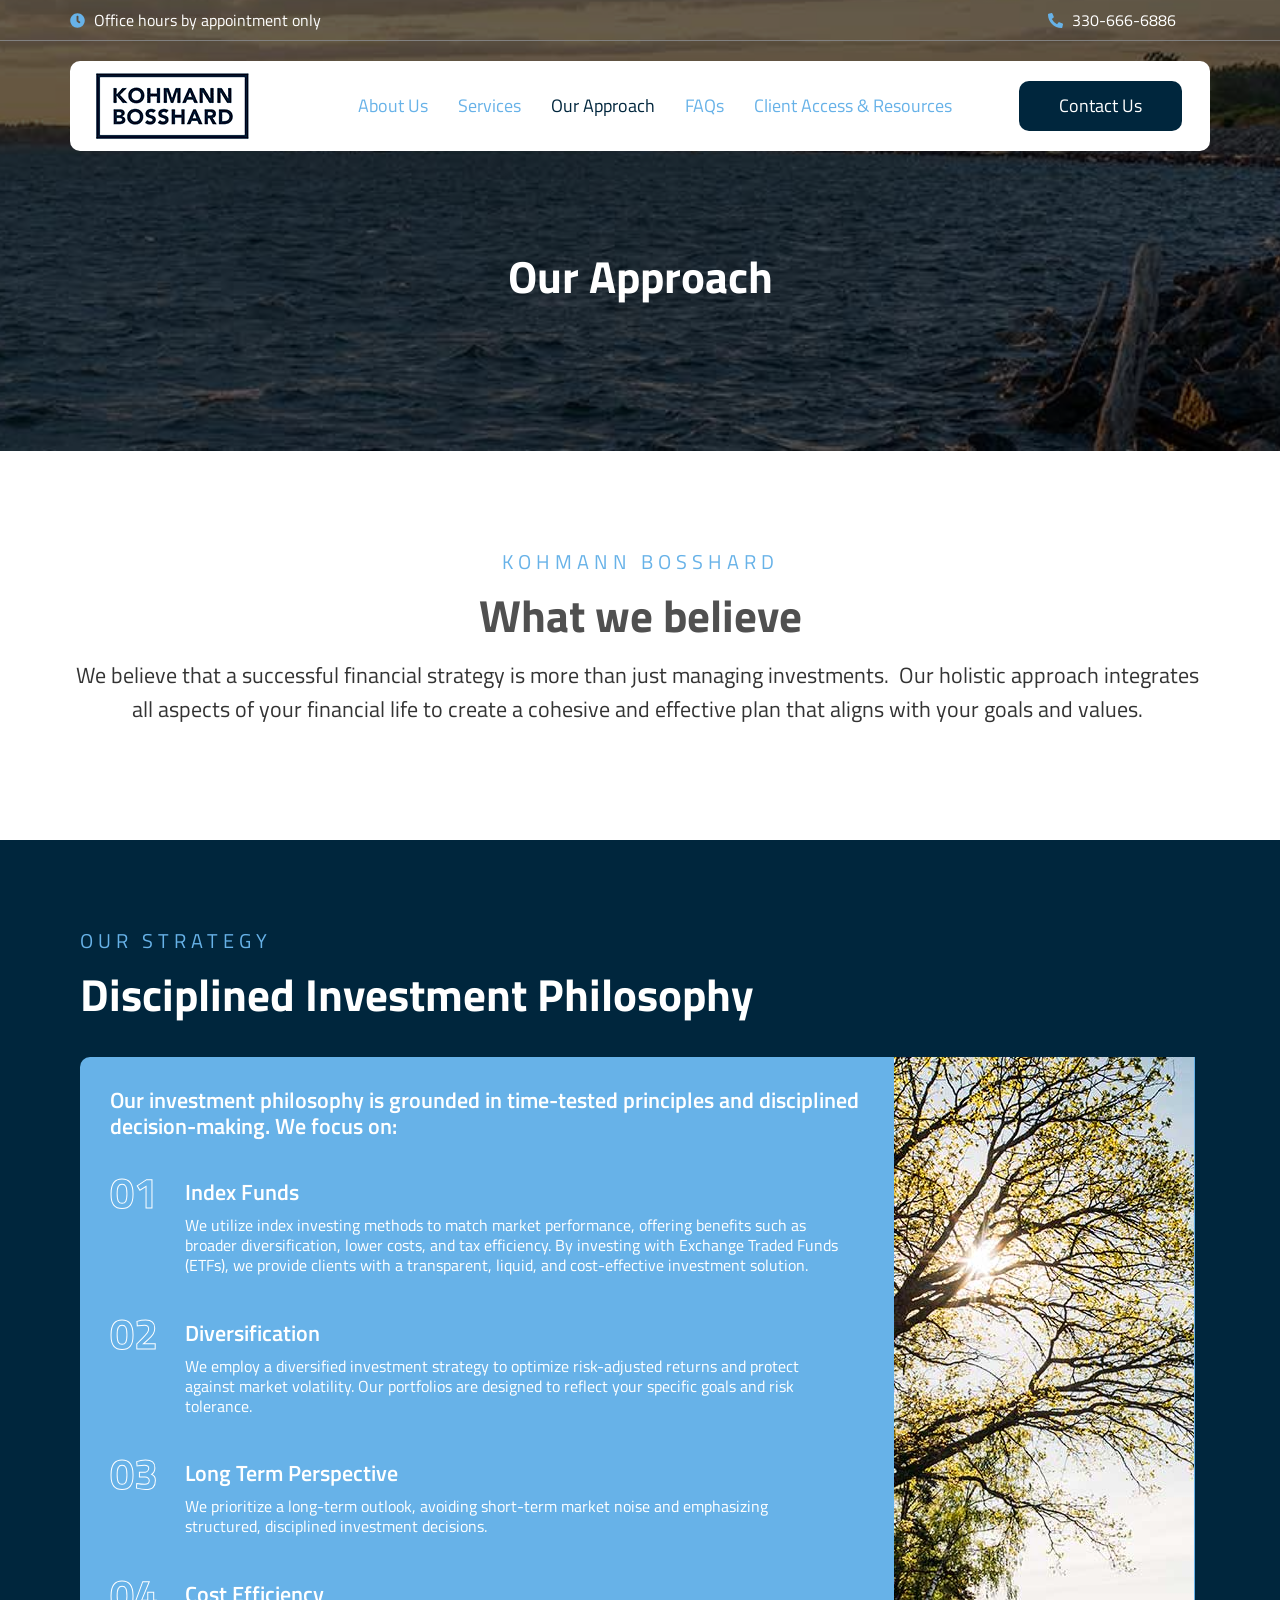
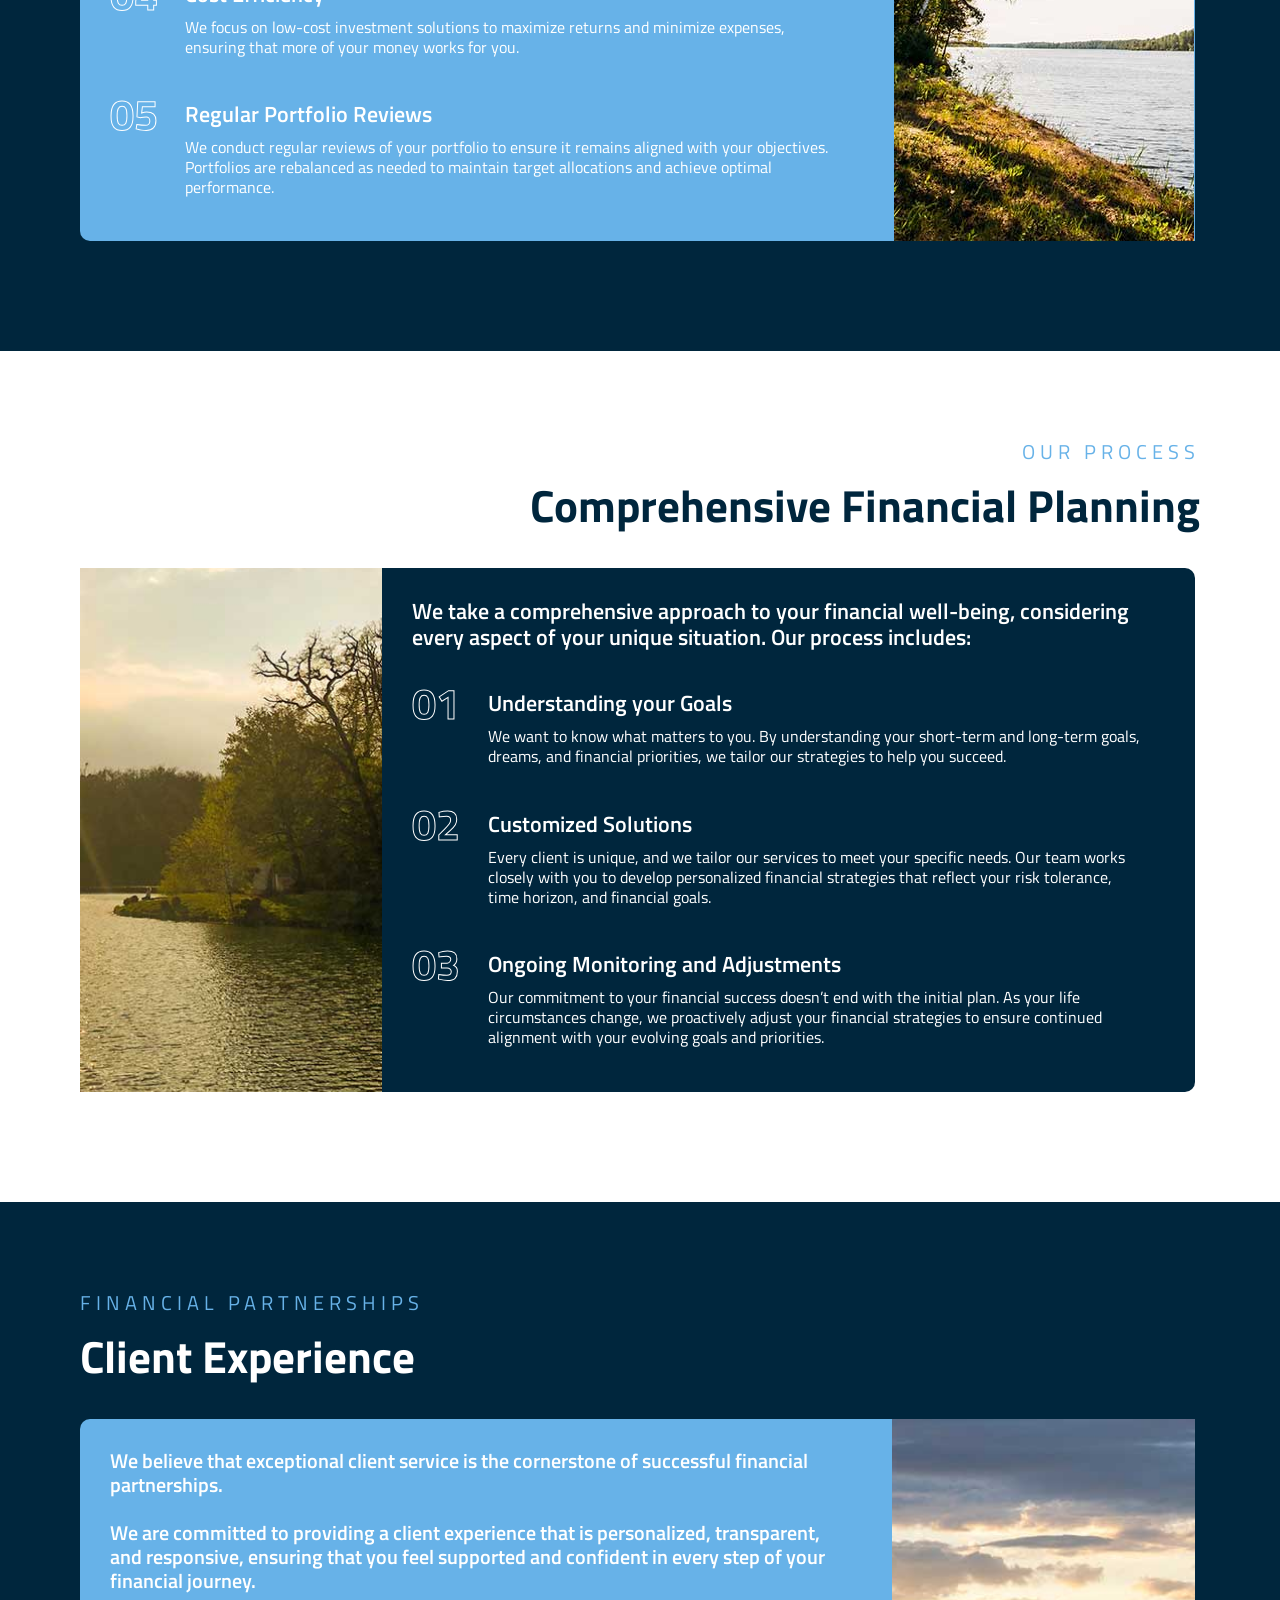
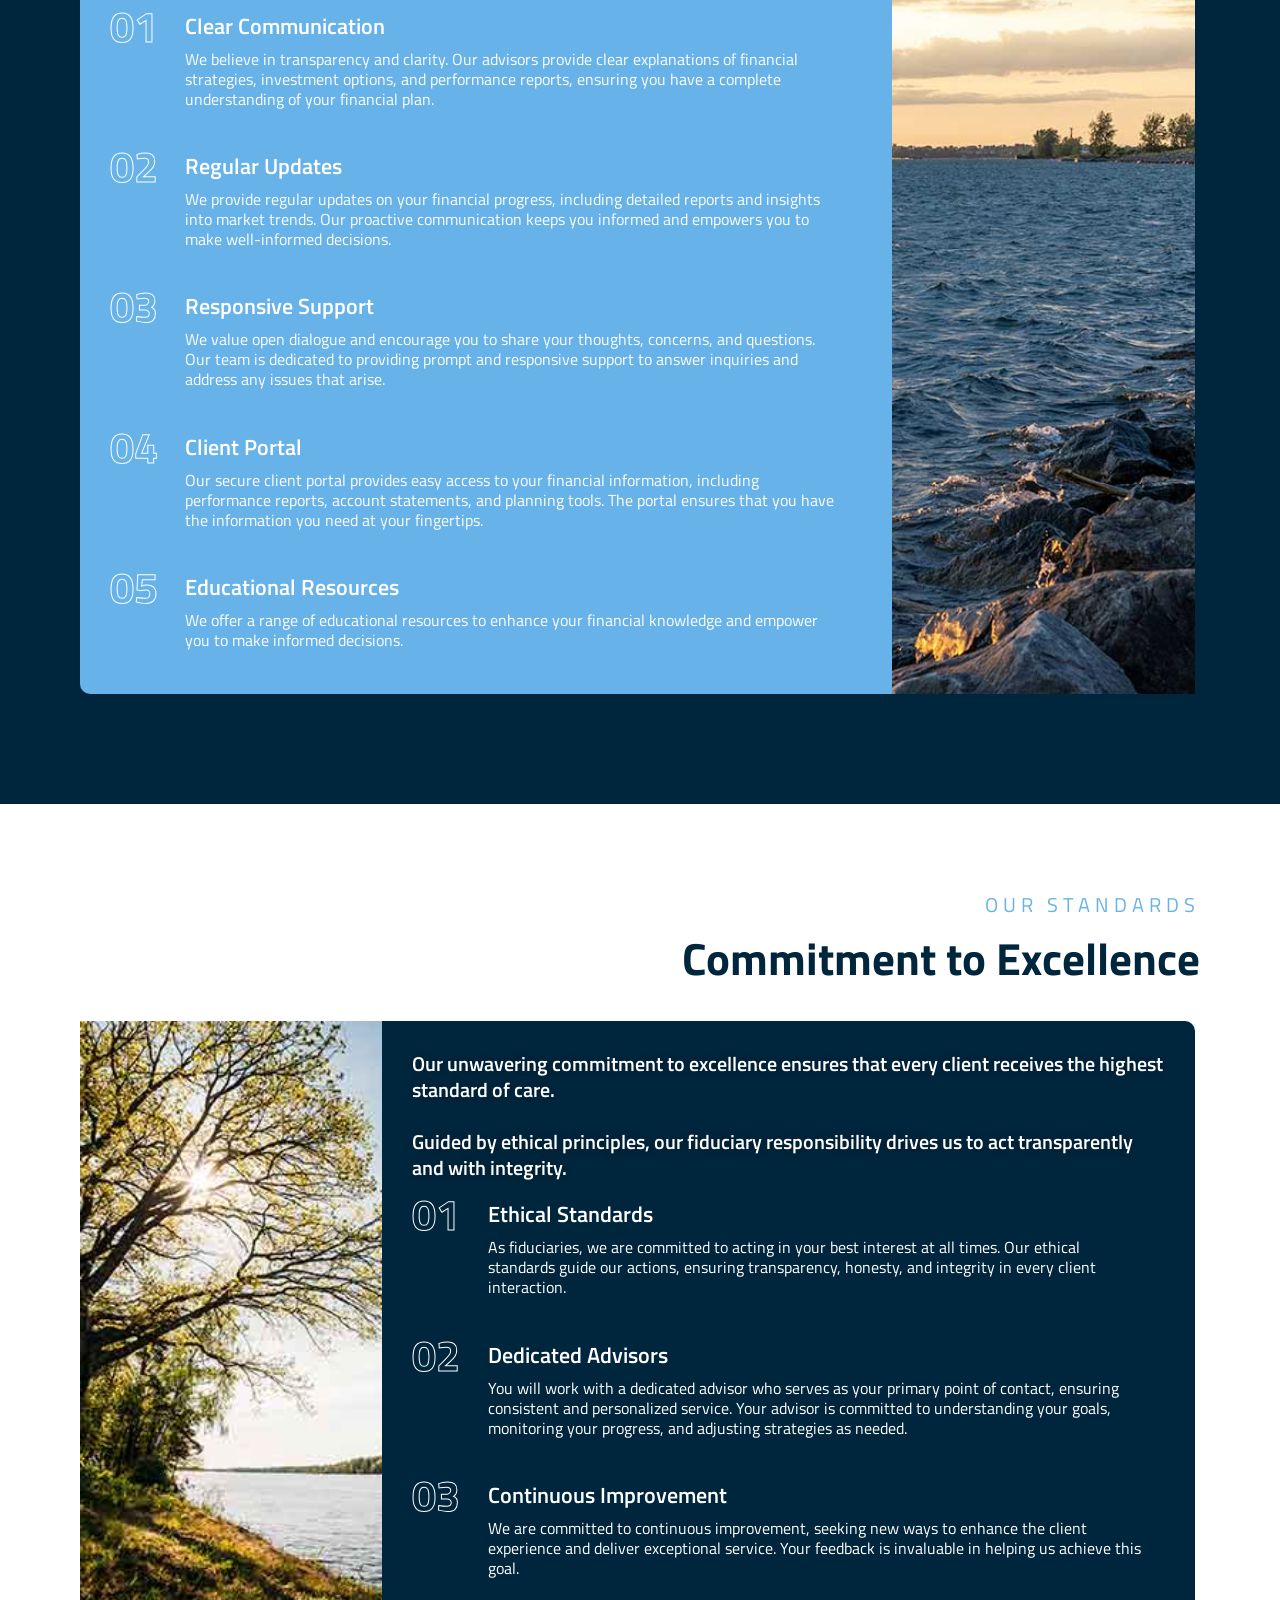
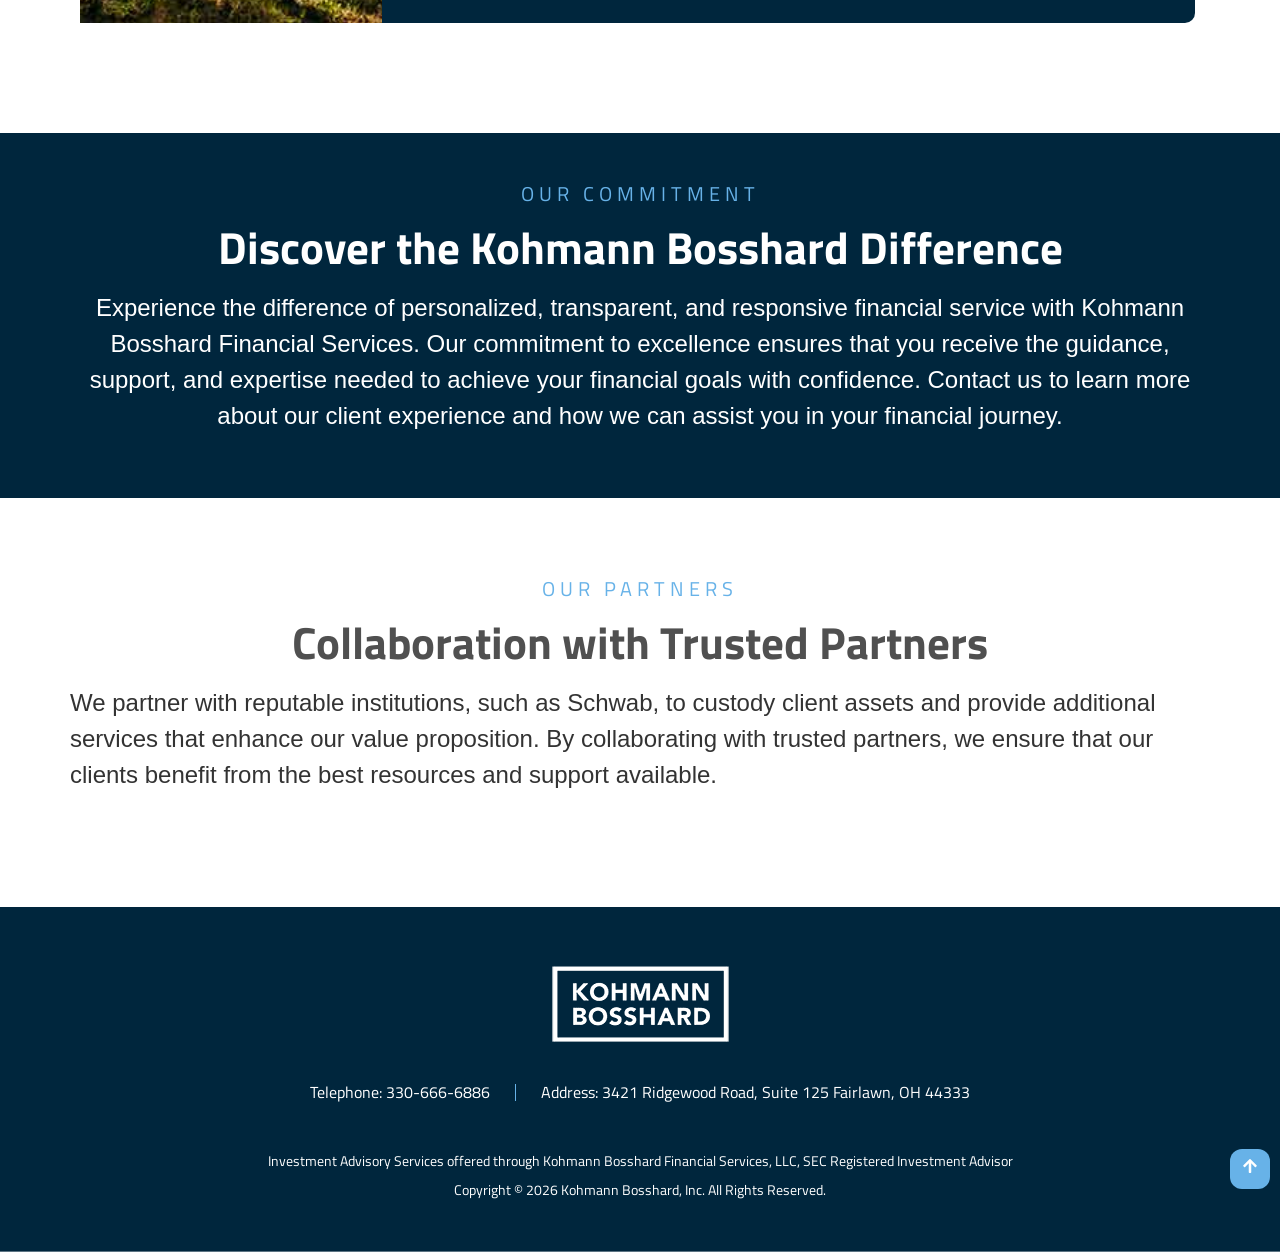
<file: our-approach/index.html>
<!DOCTYPE html>
<html lang="en-US">
<head>
<meta charset="UTF-8">
<meta name="viewport" content="width=device-width, initial-scale=1.0, viewport-fit=cover">
<title>Our Approach &#8211; Kohmann Bosshard</title>
<link rel="canonical" href="https://kohmannbosshard.com/our-approach/">
<link rel="stylesheet" href="/css/reset.css">
<link rel="stylesheet" href="/css/theme.css">
<link rel="stylesheet" href="/css/header-footer.css">
<link rel="stylesheet" href="/css/frontend.min.css">
<link rel="stylesheet" href="/css/post-334.css">
<link rel="stylesheet" href="/css/post-580.css">
<link rel="stylesheet" href="/css/widget-icon-list.min.css">
<link rel="stylesheet" href="/css/widget-image.min.css">
<link rel="stylesheet" href="/css/common.css">
<link rel="stylesheet" href="/css/nav-menu.css">
<link rel="stylesheet" href="/css/widget-heading.min.css">
<link rel="stylesheet" href="/css/back-to-top.css">
<link rel="stylesheet" href="/css/all.min.css">
<link rel="stylesheet" href="/css/v4-shims.min.css">
<link rel="stylesheet" href="/css/e-animation-shrink.min.css">
<link rel="stylesheet" href="/css/style.min.css">
<link rel="stylesheet" href="/css/font-awesome.min.css">
<link rel="stylesheet" href="/css/montserrat.css">
<link rel="stylesheet" href="/css/titilliumweb.css">
<link rel="stylesheet" href="/css/ekiticons.css">
<link rel="stylesheet" href="/css/elementor-inline-16f7a1a5587e.css">
<link rel="stylesheet" href="/css/custom.css">
<link rel="stylesheet" href="/css/site.css">
</head>
<body class="wp-singular page-template page-template-elementor_canvas page page-id-580 wp-custom-logo wp-embed-responsive wp-theme-hello-elementor hello-elementor-default elementor-default elementor-template-canvas elementor-kit-334 elementor-page elementor-page-580">

			<div data-elementor-type="wp-page" data-elementor-id="580" class="elementor elementor-580" data-elementor-settings="{&quot;ha_cmc_init_switcher&quot;:&quot;no&quot;}" data-elementor-post-type="page">
						<section class="elementor-section elementor-top-section elementor-element elementor-element-6981eed0 elementor-hidden-tablet elementor-hidden-mobile elementor-section-boxed elementor-section-height-default elementor-section-height-default" data-id="6981eed0" data-element_type="section" data-e-type="section" data-settings="{&quot;animation&quot;:&quot;none&quot;,&quot;_ha_eqh_enable&quot;:false}">
						<div class="elementor-container elementor-column-gap-default">
					<div class="elementor-column elementor-col-33 elementor-top-column elementor-element elementor-element-40eb1b3" data-id="40eb1b3" data-element_type="column" data-e-type="column">
			<div class="elementor-widget-wrap elementor-element-populated">
						<div class="elementor-element elementor-element-44584298 elementor-align-start elementor-icon-list--layout-traditional elementor-list-item-link-full_width elementor-widget elementor-widget-icon-list" data-id="44584298" data-element_type="widget" data-e-type="widget" data-widget_type="icon-list.default">
				<div class="elementor-widget-container">
							<ul class="elementor-icon-list-items">
							<li class="elementor-icon-list-item">
											<span class="elementor-icon-list-icon">
							<svg aria-hidden="true" class="e-font-icon-svg e-fas-clock" viewBox="0 0 512 512" xmlns="http://www.w3.org/2000/svg"><path d="M256,8C119,8,8,119,8,256S119,504,256,504,504,393,504,256,393,8,256,8Zm92.49,313h0l-20,25a16,16,0,0,1-22.49,2.5h0l-67-49.72a40,40,0,0,1-15-31.23V112a16,16,0,0,1,16-16h32a16,16,0,0,1,16,16V256l58,42.5A16,16,0,0,1,348.49,321Z"></path></svg>						</span>
										<span class="elementor-icon-list-text">Office hours by appointment only</span>
									</li>
						</ul>
						</div>
				</div>
					</div>
		</div>
				<div class="elementor-column elementor-col-33 elementor-top-column elementor-element elementor-element-6435d8d7" data-id="6435d8d7" data-element_type="column" data-e-type="column">
			<div class="elementor-widget-wrap">
							</div>
		</div>
				<div class="elementor-column elementor-col-33 elementor-top-column elementor-element elementor-element-2d556122" data-id="2d556122" data-element_type="column" data-e-type="column">
			<div class="elementor-widget-wrap elementor-element-populated">
						<div class="elementor-element elementor-element-6bdae237 elementor-icon-list--layout-inline elementor-align-end elementor-list-item-link-full_width elementor-widget elementor-widget-icon-list" data-id="6bdae237" data-element_type="widget" data-e-type="widget" data-widget_type="icon-list.default">
				<div class="elementor-widget-container">
							<ul class="elementor-icon-list-items elementor-inline-items">
							<li class="elementor-icon-list-item elementor-inline-item">
											<span class="elementor-icon-list-icon">
							<svg aria-hidden="true" class="e-font-icon-svg e-fas-phone-alt" viewBox="0 0 512 512" xmlns="http://www.w3.org/2000/svg"><path d="M497.39 361.8l-112-48a24 24 0 0 0-28 6.9l-49.6 60.6A370.66 370.66 0 0 1 130.6 204.11l60.6-49.6a23.94 23.94 0 0 0 6.9-28l-48-112A24.16 24.16 0 0 0 122.6.61l-104 24A24 24 0 0 0 0 48c0 256.5 207.9 464 464 464a24 24 0 0 0 23.4-18.6l24-104a24.29 24.29 0 0 0-14.01-27.6z"></path></svg>						</span>
										<span class="elementor-icon-list-text">330-666-6886</span>
									</li>
						</ul>
						</div>
				</div>
					</div>
		</div>
					</div>
		</section>
				<section class="elementor-section elementor-top-section elementor-element elementor-element-236175c elementor-section-boxed elementor-section-height-default elementor-section-height-default" data-id="236175c" data-element_type="section" data-e-type="section" data-settings="{&quot;animation&quot;:&quot;none&quot;,&quot;_ha_eqh_enable&quot;:false}">
						<div class="elementor-container elementor-column-gap-default">
					<div class="elementor-column elementor-col-100 elementor-top-column elementor-element elementor-element-5a9f65f" data-id="5a9f65f" data-element_type="column" data-e-type="column" data-settings="{&quot;background_background&quot;:&quot;classic&quot;,&quot;animation&quot;:&quot;none&quot;}">
			<div class="elementor-widget-wrap elementor-element-populated">
						<section class="elementor-section elementor-inner-section elementor-element elementor-element-70252c1 elementor-section-boxed elementor-section-height-default elementor-section-height-default" data-id="70252c1" data-element_type="section" data-e-type="section" data-settings="{&quot;animation&quot;:&quot;none&quot;,&quot;_ha_eqh_enable&quot;:false}">
						<div class="elementor-container elementor-column-gap-default">
					<div class="elementor-column elementor-col-33 elementor-inner-column elementor-element elementor-element-11f6b47" data-id="11f6b47" data-element_type="column" data-e-type="column" data-settings="{&quot;animation&quot;:&quot;none&quot;}">
			<div class="elementor-widget-wrap elementor-element-populated">
						<div class="elementor-element elementor-element-7ba3f43 elementor-widget elementor-widget-image" data-id="7ba3f43" data-element_type="widget" data-e-type="widget" data-settings="{&quot;_animation&quot;:&quot;none&quot;}" data-widget_type="image.default">
				<div class="elementor-widget-container">
																<a href="/">
							<img decoding="async" width="166" height="80" class="attachment-large size-large wp-image-757 " alt="Kohmann Bosshard" src="/images/Kohmann-Bosshard-Logo-166x80-1.png" />								</a>
															</div>
				</div>
					</div>
		</div>
				<div class="elementor-column elementor-col-33 elementor-inner-column elementor-element elementor-element-6328e21" data-id="6328e21" data-element_type="column" data-e-type="column">
			<div class="elementor-widget-wrap elementor-element-populated">
						<div class="elementor-element elementor-element-f1fae3d elementor-widget elementor-widget-ekit-nav-menu" data-id="f1fae3d" data-element_type="widget" data-e-type="widget" data-settings="{&quot;_animation&quot;:&quot;none&quot;}" data-widget_type="ekit-nav-menu.default">
				<div class="elementor-widget-container">
							<nav class="ekit-wid-con ekit_menu_responsive_tablet"
			aria-label="New Site Menu top"
			data-hamburger-icon="icon icon-burger-menu"
			data-hamburger-icon-type="icon"
			data-responsive-breakpoint="1024"
			data-close-on-anchor="no">
			            <button class="elementskit-menu-hamburger elementskit-menu-toggler"  type="button" aria-expanded="false" aria-controls="ekit-megamenu-new-site-menu-top" aria-label="Menu">
                <i aria-hidden="true" class="ekit-menu-icon icon icon-burger-menu"></i>            </button>
            <div id="ekit-megamenu-new-site-menu-top" class="elementskit-menu-container elementskit-menu-offcanvas-elements elementskit-navbar-nav-default ekit-nav-menu-one-page-no ekit-nav-dropdown-hover"><ul id="menu-new-site-menu-top" class="elementskit-navbar-nav elementskit-menu-po-center submenu-click-on-icon"><li id="menu-item-668" class="menu-item menu-item-type-post_type menu-item-object-page menu-item-668 nav-item elementskit-mobile-builder-content" data-vertical-menu=750px><a href="/about-us/" class="ekit-menu-nav-link">About Us</a></li>
<li id="menu-item-666" class="menu-item menu-item-type-post_type menu-item-object-page menu-item-666 nav-item elementskit-mobile-builder-content" data-vertical-menu=750px><a href="/services/" class="ekit-menu-nav-link">Services</a></li>
<li id="menu-item-665" class="menu-item menu-item-type-post_type menu-item-object-page current-menu-item page_item page-item-580 current_page_item menu-item-665 nav-item elementskit-mobile-builder-content active" data-vertical-menu=750px><a href="/our-approach/" class="ekit-menu-nav-link active">Our Approach</a></li>
<li id="menu-item-664" class="menu-item menu-item-type-post_type menu-item-object-page menu-item-664 nav-item elementskit-mobile-builder-content" data-vertical-menu=750px><a href="/faqs/" class="ekit-menu-nav-link">FAQs</a></li>
<li id="menu-item-1060" class="menu-item menu-item-type-post_type menu-item-object-page menu-item-1060 nav-item elementskit-mobile-builder-content" data-vertical-menu=750px><a href="/resources-2/" class="ekit-menu-nav-link">Client Access &#038; Resources</a></li>
<li id="menu-item-1582" class="mobile-contact-link menu-item menu-item-type-custom menu-item-object-custom menu-item-1582 nav-item elementskit-mobile-builder-content" data-vertical-menu=750px><a href="/contact-us/" class="ekit-menu-nav-link">Contact Us</a></li>
</ul><div class="elementskit-nav-identity-panel"><a class="elementskit-nav-logo" href="/" target="" rel=""><img title="Kohmann-Bosshard-Logo-121&#215;59" alt="Kohmann Bosshard" decoding="async" src="/images/Kohmann-Bosshard-Logo-121x59-1.png" class="" /></a><button class="elementskit-menu-close elementskit-menu-toggler" type="button">X</button></div></div>
			<div class="elementskit-menu-overlay elementskit-menu-offcanvas-elements elementskit-menu-toggler ekit-nav-menu--overlay"></div>        </nav>
						</div>
				</div>
					</div>
		</div>
				<div class="elementor-column elementor-col-33 elementor-inner-column elementor-element elementor-element-58cfb97 elementor-hidden-tablet elementor-hidden-mobile" data-id="58cfb97" data-element_type="column" data-e-type="column">
			<div class="elementor-widget-wrap elementor-element-populated">
						<div class="elementor-element elementor-element-dc2f740 elementor-align-right elementor-widget elementor-widget-button" data-id="dc2f740" data-element_type="widget" data-e-type="widget" data-settings="{&quot;_animation&quot;:&quot;none&quot;}" data-widget_type="button.default">
				<div class="elementor-widget-container">
									<div class="elementor-button-wrapper">
					<a class="elementor-button elementor-button-link elementor-size-sm elementor-animation-shrink" href="/contact-us/">
						<span class="elementor-button-content-wrapper">
									<span class="elementor-button-text">Contact Us</span>
					</span>
					</a>
				</div>
								</div>
				</div>
					</div>
		</div>
					</div>
		</section>
					</div>
		</div>
					</div>
		</section>
				<section class="elementor-section elementor-top-section elementor-element elementor-element-2d5e225f elementor-section-height-min-height elementor-section-boxed elementor-section-height-default elementor-section-items-middle" data-id="2d5e225f" data-element_type="section" data-e-type="section" data-settings="{&quot;background_background&quot;:&quot;classic&quot;,&quot;_ha_eqh_enable&quot;:false}">
							<div class="elementor-background-overlay"></div>
							<div class="elementor-container elementor-column-gap-no">
					<div class="elementor-column elementor-col-100 elementor-top-column elementor-element elementor-element-3ebf29ef" data-id="3ebf29ef" data-element_type="column" data-e-type="column">
			<div class="elementor-widget-wrap elementor-element-populated">
						<div class="elementor-element elementor-element-4a4336b4 elementor-widget elementor-widget-heading" data-id="4a4336b4" data-element_type="widget" data-e-type="widget" data-settings="{&quot;_animation&quot;:&quot;none&quot;}" data-widget_type="heading.default">
				<div class="elementor-widget-container">
					<h1 class="elementor-heading-title elementor-size-default">Our Approach</h1>				</div>
				</div>
					</div>
		</div>
					</div>
		</section>
				<section class="elementor-section elementor-top-section elementor-element elementor-element-50d69b75 elementor-section-boxed elementor-section-height-default elementor-section-height-default" data-id="50d69b75" data-element_type="section" data-e-type="section" data-settings="{&quot;_ha_eqh_enable&quot;:false}">
						<div class="elementor-container elementor-column-gap-default">
					<div class="elementor-column elementor-col-100 elementor-top-column elementor-element elementor-element-3c39ea6c" data-id="3c39ea6c" data-element_type="column" data-e-type="column">
			<div class="elementor-widget-wrap elementor-element-populated">
						<div class="elementor-element elementor-element-72cedb9b elementor-widget elementor-widget-heading" data-id="72cedb9b" data-element_type="widget" data-e-type="widget" data-widget_type="heading.default">
				<div class="elementor-widget-container">
					<h6 class="elementor-heading-title elementor-size-default">KOHMANN BOSSHARD</h6>				</div>
				</div>
				<div class="elementor-element elementor-element-3513c7d elementor-widget elementor-widget-heading" data-id="3513c7d" data-element_type="widget" data-e-type="widget" data-widget_type="heading.default">
				<div class="elementor-widget-container">
					<h2 class="elementor-heading-title elementor-size-default">What we believe</h2>				</div>
				</div>
				<div class="elementor-element elementor-element-612e5a28 elementor-widget__width-initial elementor-widget elementor-widget-text-editor" data-id="612e5a28" data-element_type="widget" data-e-type="widget" data-widget_type="text-editor.default">
				<div class="elementor-widget-container">
									<p class="p1">We believe that a successful financial strategy is more than just managing investments.&nbsp; Our holistic approach integrates all aspects of your financial life to create a cohesive and effective plan that aligns with your goals and values.</p>								</div>
				</div>
					</div>
		</div>
					</div>
		</section>
				<section class="elementor-section elementor-top-section elementor-element elementor-element-3ce5a194 elementor-section-boxed elementor-section-height-default elementor-section-height-default" data-id="3ce5a194" data-element_type="section" data-e-type="section" data-settings="{&quot;background_background&quot;:&quot;classic&quot;,&quot;_ha_eqh_enable&quot;:false}">
						<div class="elementor-container elementor-column-gap-default">
					<div class="elementor-column elementor-col-100 elementor-top-column elementor-element elementor-element-508a91bf" data-id="508a91bf" data-element_type="column" data-e-type="column">
			<div class="elementor-widget-wrap elementor-element-populated">
						<div class="elementor-element elementor-element-5363d5c0 elementor-widget elementor-widget-heading" data-id="5363d5c0" data-element_type="widget" data-e-type="widget" data-settings="{&quot;_animation&quot;:&quot;none&quot;}" data-widget_type="heading.default">
				<div class="elementor-widget-container">
					<h6 class="elementor-heading-title elementor-size-default">Our strategy
</h6>				</div>
				</div>
				<div class="elementor-element elementor-element-5cb65c8f elementor-widget elementor-widget-heading" data-id="5cb65c8f" data-element_type="widget" data-e-type="widget" data-settings="{&quot;_animation&quot;:&quot;none&quot;}" data-widget_type="heading.default">
				<div class="elementor-widget-container">
					<h2 class="elementor-heading-title elementor-size-default">Disciplined Investment Philosophy</h2>				</div>
				</div>
				<section class="elementor-section elementor-inner-section elementor-element elementor-element-615779b8 elementor-section-boxed elementor-section-height-default elementor-section-height-default" data-id="615779b8" data-element_type="section" data-e-type="section" data-settings="{&quot;_ha_eqh_enable&quot;:false}">
						<div class="elementor-container elementor-column-gap-default">
					<div class="elementor-column elementor-col-50 elementor-inner-column elementor-element elementor-element-757c197e" data-id="757c197e" data-element_type="column" data-e-type="column" data-settings="{&quot;background_background&quot;:&quot;classic&quot;,&quot;animation&quot;:&quot;none&quot;}">
			<div class="elementor-widget-wrap elementor-element-populated">
						<section class="elementor-section elementor-inner-section elementor-element elementor-element-5c590ed7 elementor-section-boxed elementor-section-height-default elementor-section-height-default" data-id="5c590ed7" data-element_type="section" data-e-type="section" data-settings="{&quot;animation&quot;:&quot;none&quot;,&quot;_ha_eqh_enable&quot;:false}">
						<div class="elementor-container elementor-column-gap-default">
					<div class="elementor-column elementor-col-100 elementor-inner-column elementor-element elementor-element-2540c586" data-id="2540c586" data-element_type="column" data-e-type="column">
			<div class="elementor-widget-wrap elementor-element-populated">
						<div class="elementor-element elementor-element-4e28d0d elementor-widget elementor-widget-heading" data-id="4e28d0d" data-element_type="widget" data-e-type="widget" data-widget_type="heading.default">
				<div class="elementor-widget-container">
					<h5 class="elementor-heading-title elementor-size-default">Our investment philosophy is grounded in time-tested principles and disciplined decision-making.   We focus on:</h5>				</div>
				</div>
					</div>
		</div>
					</div>
		</section>
				<section class="elementor-section elementor-inner-section elementor-element elementor-element-b2ef6f1 elementor-section-boxed elementor-section-height-default elementor-section-height-default" data-id="b2ef6f1" data-element_type="section" data-e-type="section" data-settings="{&quot;animation&quot;:&quot;none&quot;,&quot;_ha_eqh_enable&quot;:false}">
						<div class="elementor-container elementor-column-gap-default">
					<div class="elementor-column elementor-col-50 elementor-inner-column elementor-element elementor-element-1578705" data-id="1578705" data-element_type="column" data-e-type="column">
			<div class="elementor-widget-wrap elementor-element-populated">
						<div class="elementor-element elementor-element-e3e8536 elementor-widget elementor-widget-heading" data-id="e3e8536" data-element_type="widget" data-e-type="widget" data-widget_type="heading.default">
				<div class="elementor-widget-container">
					<h5 class="elementor-heading-title elementor-size-default">01</h5>				</div>
				</div>
					</div>
		</div>
				<div class="elementor-column elementor-col-50 elementor-inner-column elementor-element elementor-element-0b053df" data-id="0b053df" data-element_type="column" data-e-type="column">
			<div class="elementor-widget-wrap elementor-element-populated">
						<div class="elementor-element elementor-element-0a9607c elementor-widget elementor-widget-heading" data-id="0a9607c" data-element_type="widget" data-e-type="widget" data-widget_type="heading.default">
				<div class="elementor-widget-container">
					<h5 class="elementor-heading-title elementor-size-default">Index Funds</h5>				</div>
				</div>
				<div class="elementor-element elementor-element-d3ca3fa elementor-widget elementor-widget-text-editor" data-id="d3ca3fa" data-element_type="widget" data-e-type="widget" data-widget_type="text-editor.default">
				<div class="elementor-widget-container">
									<p class="p1">We utilize index investing methods to match market performance, offering benefits such as broader diversification, lower costs, and tax efficiency. By investing with Exchange Traded Funds (ETFs), we provide clients with a transparent, liquid, and cost-effective investment solution.</p>								</div>
				</div>
					</div>
		</div>
					</div>
		</section>
				<section class="elementor-section elementor-inner-section elementor-element elementor-element-184057e1 elementor-section-boxed elementor-section-height-default elementor-section-height-default" data-id="184057e1" data-element_type="section" data-e-type="section" data-settings="{&quot;animation&quot;:&quot;none&quot;,&quot;_ha_eqh_enable&quot;:false}">
						<div class="elementor-container elementor-column-gap-default">
					<div class="elementor-column elementor-col-50 elementor-inner-column elementor-element elementor-element-3d4f5cb7" data-id="3d4f5cb7" data-element_type="column" data-e-type="column">
			<div class="elementor-widget-wrap elementor-element-populated">
						<div class="elementor-element elementor-element-7a2d6d76 elementor-widget elementor-widget-heading" data-id="7a2d6d76" data-element_type="widget" data-e-type="widget" data-widget_type="heading.default">
				<div class="elementor-widget-container">
					<h5 class="elementor-heading-title elementor-size-default">02</h5>				</div>
				</div>
					</div>
		</div>
				<div class="elementor-column elementor-col-50 elementor-inner-column elementor-element elementor-element-71ecdf0b" data-id="71ecdf0b" data-element_type="column" data-e-type="column">
			<div class="elementor-widget-wrap elementor-element-populated">
						<div class="elementor-element elementor-element-524847fe elementor-widget elementor-widget-heading" data-id="524847fe" data-element_type="widget" data-e-type="widget" data-widget_type="heading.default">
				<div class="elementor-widget-container">
					<h5 class="elementor-heading-title elementor-size-default">Diversification</h5>				</div>
				</div>
				<div class="elementor-element elementor-element-5c0b97e5 elementor-widget elementor-widget-text-editor" data-id="5c0b97e5" data-element_type="widget" data-e-type="widget" data-widget_type="text-editor.default">
				<div class="elementor-widget-container">
									<p class="p1">We employ a diversified investment strategy to optimize risk-adjusted returns and protect against market volatility. Our portfolios are designed to reflect your specific goals and risk tolerance.</p>								</div>
				</div>
					</div>
		</div>
					</div>
		</section>
				<section class="elementor-section elementor-inner-section elementor-element elementor-element-e8b61d6 elementor-section-boxed elementor-section-height-default elementor-section-height-default" data-id="e8b61d6" data-element_type="section" data-e-type="section" data-settings="{&quot;animation&quot;:&quot;none&quot;,&quot;_ha_eqh_enable&quot;:false}">
						<div class="elementor-container elementor-column-gap-default">
					<div class="elementor-column elementor-col-50 elementor-inner-column elementor-element elementor-element-6af47d8" data-id="6af47d8" data-element_type="column" data-e-type="column">
			<div class="elementor-widget-wrap elementor-element-populated">
						<div class="elementor-element elementor-element-05f015a elementor-widget elementor-widget-heading" data-id="05f015a" data-element_type="widget" data-e-type="widget" data-widget_type="heading.default">
				<div class="elementor-widget-container">
					<h5 class="elementor-heading-title elementor-size-default">03</h5>				</div>
				</div>
					</div>
		</div>
				<div class="elementor-column elementor-col-50 elementor-inner-column elementor-element elementor-element-b56523b" data-id="b56523b" data-element_type="column" data-e-type="column">
			<div class="elementor-widget-wrap elementor-element-populated">
						<div class="elementor-element elementor-element-12acf14 elementor-widget elementor-widget-heading" data-id="12acf14" data-element_type="widget" data-e-type="widget" data-widget_type="heading.default">
				<div class="elementor-widget-container">
					<h5 class="elementor-heading-title elementor-size-default">Long Term Perspective</h5>				</div>
				</div>
				<div class="elementor-element elementor-element-b608f82 elementor-widget elementor-widget-text-editor" data-id="b608f82" data-element_type="widget" data-e-type="widget" data-widget_type="text-editor.default">
				<div class="elementor-widget-container">
									<p class="p1">We prioritize a long-term outlook, avoiding short-term market noise and emphasizing structured, disciplined investment decisions.</p>								</div>
				</div>
					</div>
		</div>
					</div>
		</section>
				<section class="elementor-section elementor-inner-section elementor-element elementor-element-dd1ba80 elementor-section-boxed elementor-section-height-default elementor-section-height-default" data-id="dd1ba80" data-element_type="section" data-e-type="section" data-settings="{&quot;animation&quot;:&quot;none&quot;,&quot;_ha_eqh_enable&quot;:false}">
						<div class="elementor-container elementor-column-gap-default">
					<div class="elementor-column elementor-col-50 elementor-inner-column elementor-element elementor-element-8f1e06e" data-id="8f1e06e" data-element_type="column" data-e-type="column">
			<div class="elementor-widget-wrap elementor-element-populated">
						<div class="elementor-element elementor-element-245d33b0 elementor-widget elementor-widget-heading" data-id="245d33b0" data-element_type="widget" data-e-type="widget" data-widget_type="heading.default">
				<div class="elementor-widget-container">
					<h5 class="elementor-heading-title elementor-size-default">04</h5>				</div>
				</div>
					</div>
		</div>
				<div class="elementor-column elementor-col-50 elementor-inner-column elementor-element elementor-element-f6e7398" data-id="f6e7398" data-element_type="column" data-e-type="column">
			<div class="elementor-widget-wrap elementor-element-populated">
						<div class="elementor-element elementor-element-4ba1d30c elementor-widget elementor-widget-heading" data-id="4ba1d30c" data-element_type="widget" data-e-type="widget" data-widget_type="heading.default">
				<div class="elementor-widget-container">
					<h5 class="elementor-heading-title elementor-size-default">Cost Efficiency</h5>				</div>
				</div>
				<div class="elementor-element elementor-element-53bd922b elementor-widget elementor-widget-text-editor" data-id="53bd922b" data-element_type="widget" data-e-type="widget" data-widget_type="text-editor.default">
				<div class="elementor-widget-container">
									<p class="p1">We focus on low-cost investment solutions to maximize returns and minimize expenses, ensuring that more of your money works for you.</p>								</div>
				</div>
					</div>
		</div>
					</div>
		</section>
				<section class="elementor-section elementor-inner-section elementor-element elementor-element-85e97ed elementor-section-boxed elementor-section-height-default elementor-section-height-default" data-id="85e97ed" data-element_type="section" data-e-type="section" data-settings="{&quot;animation&quot;:&quot;none&quot;,&quot;_ha_eqh_enable&quot;:false}">
						<div class="elementor-container elementor-column-gap-default">
					<div class="elementor-column elementor-col-50 elementor-inner-column elementor-element elementor-element-088b58e" data-id="088b58e" data-element_type="column" data-e-type="column">
			<div class="elementor-widget-wrap elementor-element-populated">
						<div class="elementor-element elementor-element-00518cc elementor-widget elementor-widget-heading" data-id="00518cc" data-element_type="widget" data-e-type="widget" data-widget_type="heading.default">
				<div class="elementor-widget-container">
					<h5 class="elementor-heading-title elementor-size-default">05</h5>				</div>
				</div>
					</div>
		</div>
				<div class="elementor-column elementor-col-50 elementor-inner-column elementor-element elementor-element-e9610dc" data-id="e9610dc" data-element_type="column" data-e-type="column">
			<div class="elementor-widget-wrap elementor-element-populated">
						<div class="elementor-element elementor-element-e14f861 elementor-widget elementor-widget-heading" data-id="e14f861" data-element_type="widget" data-e-type="widget" data-widget_type="heading.default">
				<div class="elementor-widget-container">
					<h5 class="elementor-heading-title elementor-size-default">Regular Portfolio Reviews</h5>				</div>
				</div>
				<div class="elementor-element elementor-element-1e5aee2 elementor-widget elementor-widget-text-editor" data-id="1e5aee2" data-element_type="widget" data-e-type="widget" data-widget_type="text-editor.default">
				<div class="elementor-widget-container">
									<p class="p1">We conduct regular reviews of your portfolio to ensure it remains aligned with your objectives. Portfolios are rebalanced as needed to maintain target allocations and achieve optimal performance.</p>								</div>
				</div>
					</div>
		</div>
					</div>
		</section>
					</div>
		</div>
				<div class="elementor-column elementor-col-50 elementor-inner-column elementor-element elementor-element-192f6732 elementor-hidden-mobile" data-id="192f6732" data-element_type="column" data-e-type="column" data-settings="{&quot;background_background&quot;:&quot;classic&quot;,&quot;animation&quot;:&quot;none&quot;}">
			<div class="elementor-widget-wrap">
							</div>
		</div>
					</div>
		</section>
					</div>
		</div>
					</div>
		</section>
				<section class="elementor-section elementor-top-section elementor-element elementor-element-a292b5e elementor-section-boxed elementor-section-height-default elementor-section-height-default" data-id="a292b5e" data-element_type="section" data-e-type="section" data-settings="{&quot;background_background&quot;:&quot;classic&quot;,&quot;_ha_eqh_enable&quot;:false}">
						<div class="elementor-container elementor-column-gap-default">
					<div class="elementor-column elementor-col-100 elementor-top-column elementor-element elementor-element-8f6cd52" data-id="8f6cd52" data-element_type="column" data-e-type="column">
			<div class="elementor-widget-wrap elementor-element-populated">
						<div class="elementor-element elementor-element-bb8bbf2 elementor-widget elementor-widget-heading" data-id="bb8bbf2" data-element_type="widget" data-e-type="widget" data-settings="{&quot;_animation&quot;:&quot;none&quot;}" data-widget_type="heading.default">
				<div class="elementor-widget-container">
					<h6 class="elementor-heading-title elementor-size-default">Our process
</h6>				</div>
				</div>
				<div class="elementor-element elementor-element-5e5ca2d elementor-widget elementor-widget-heading" data-id="5e5ca2d" data-element_type="widget" data-e-type="widget" data-settings="{&quot;_animation&quot;:&quot;none&quot;}" data-widget_type="heading.default">
				<div class="elementor-widget-container">
					<h2 class="elementor-heading-title elementor-size-default">Comprehensive Financial Planning</h2>				</div>
				</div>
				<section class="elementor-section elementor-inner-section elementor-element elementor-element-2562a18 elementor-section-boxed elementor-section-height-default elementor-section-height-default" data-id="2562a18" data-element_type="section" data-e-type="section" data-settings="{&quot;background_background&quot;:&quot;classic&quot;,&quot;_ha_eqh_enable&quot;:false}">
						<div class="elementor-container elementor-column-gap-default">
					<div class="elementor-column elementor-col-50 elementor-inner-column elementor-element elementor-element-33c7a99 elementor-hidden-mobile" data-id="33c7a99" data-element_type="column" data-e-type="column" data-settings="{&quot;background_background&quot;:&quot;classic&quot;,&quot;animation&quot;:&quot;none&quot;}">
			<div class="elementor-widget-wrap">
							</div>
		</div>
				<div class="elementor-column elementor-col-50 elementor-inner-column elementor-element elementor-element-4fb1866" data-id="4fb1866" data-element_type="column" data-e-type="column" data-settings="{&quot;background_background&quot;:&quot;classic&quot;,&quot;animation&quot;:&quot;none&quot;}">
			<div class="elementor-widget-wrap elementor-element-populated">
						<section class="elementor-section elementor-inner-section elementor-element elementor-element-10bb70f elementor-section-boxed elementor-section-height-default elementor-section-height-default" data-id="10bb70f" data-element_type="section" data-e-type="section" data-settings="{&quot;animation&quot;:&quot;none&quot;,&quot;_ha_eqh_enable&quot;:false}">
						<div class="elementor-container elementor-column-gap-default">
					<div class="elementor-column elementor-col-100 elementor-inner-column elementor-element elementor-element-b92a417" data-id="b92a417" data-element_type="column" data-e-type="column">
			<div class="elementor-widget-wrap elementor-element-populated">
						<div class="elementor-element elementor-element-1b9c491 elementor-widget elementor-widget-heading" data-id="1b9c491" data-element_type="widget" data-e-type="widget" data-widget_type="heading.default">
				<div class="elementor-widget-container">
					<h5 class="elementor-heading-title elementor-size-default">We take a comprehensive approach to your financial well-being, considering every aspect of your unique situation. Our process includes:</h5>				</div>
				</div>
					</div>
		</div>
					</div>
		</section>
				<section class="elementor-section elementor-inner-section elementor-element elementor-element-bd4b278 elementor-section-boxed elementor-section-height-default elementor-section-height-default" data-id="bd4b278" data-element_type="section" data-e-type="section" data-settings="{&quot;animation&quot;:&quot;none&quot;,&quot;_ha_eqh_enable&quot;:false}">
						<div class="elementor-container elementor-column-gap-default">
					<div class="elementor-column elementor-col-50 elementor-inner-column elementor-element elementor-element-d7af091" data-id="d7af091" data-element_type="column" data-e-type="column">
			<div class="elementor-widget-wrap elementor-element-populated">
						<div class="elementor-element elementor-element-9020632 elementor-widget elementor-widget-heading" data-id="9020632" data-element_type="widget" data-e-type="widget" data-widget_type="heading.default">
				<div class="elementor-widget-container">
					<h5 class="elementor-heading-title elementor-size-default">01</h5>				</div>
				</div>
					</div>
		</div>
				<div class="elementor-column elementor-col-50 elementor-inner-column elementor-element elementor-element-d103eb2" data-id="d103eb2" data-element_type="column" data-e-type="column">
			<div class="elementor-widget-wrap elementor-element-populated">
						<div class="elementor-element elementor-element-e5184b4 elementor-widget elementor-widget-heading" data-id="e5184b4" data-element_type="widget" data-e-type="widget" data-widget_type="heading.default">
				<div class="elementor-widget-container">
					<h5 class="elementor-heading-title elementor-size-default">Understanding your Goals</h5>				</div>
				</div>
				<div class="elementor-element elementor-element-1e8e265 elementor-widget elementor-widget-text-editor" data-id="1e8e265" data-element_type="widget" data-e-type="widget" data-widget_type="text-editor.default">
				<div class="elementor-widget-container">
									<p class="p1">We want to know what matters to you. By understanding your short-term and long-term goals, dreams, and financial priorities, we tailor our strategies to help you succeed.</p>								</div>
				</div>
					</div>
		</div>
					</div>
		</section>
				<section class="elementor-section elementor-inner-section elementor-element elementor-element-5444928 elementor-section-boxed elementor-section-height-default elementor-section-height-default" data-id="5444928" data-element_type="section" data-e-type="section" data-settings="{&quot;animation&quot;:&quot;none&quot;,&quot;_ha_eqh_enable&quot;:false}">
						<div class="elementor-container elementor-column-gap-default">
					<div class="elementor-column elementor-col-50 elementor-inner-column elementor-element elementor-element-4afc972" data-id="4afc972" data-element_type="column" data-e-type="column">
			<div class="elementor-widget-wrap elementor-element-populated">
						<div class="elementor-element elementor-element-5c49148 elementor-widget elementor-widget-heading" data-id="5c49148" data-element_type="widget" data-e-type="widget" data-widget_type="heading.default">
				<div class="elementor-widget-container">
					<h5 class="elementor-heading-title elementor-size-default">02</h5>				</div>
				</div>
					</div>
		</div>
				<div class="elementor-column elementor-col-50 elementor-inner-column elementor-element elementor-element-3401804" data-id="3401804" data-element_type="column" data-e-type="column">
			<div class="elementor-widget-wrap elementor-element-populated">
						<div class="elementor-element elementor-element-446b7c5 elementor-widget elementor-widget-heading" data-id="446b7c5" data-element_type="widget" data-e-type="widget" data-widget_type="heading.default">
				<div class="elementor-widget-container">
					<h5 class="elementor-heading-title elementor-size-default">Customized Solutions</h5>				</div>
				</div>
				<div class="elementor-element elementor-element-8ab531f elementor-widget elementor-widget-text-editor" data-id="8ab531f" data-element_type="widget" data-e-type="widget" data-widget_type="text-editor.default">
				<div class="elementor-widget-container">
									<p class="p1">Every client is unique, and we tailor our services to meet your specific needs. Our team works closely with you to develop personalized financial strategies that reflect your risk tolerance, time horizon, and financial goals.</p>								</div>
				</div>
					</div>
		</div>
					</div>
		</section>
				<section class="elementor-section elementor-inner-section elementor-element elementor-element-0477f40 elementor-section-boxed elementor-section-height-default elementor-section-height-default" data-id="0477f40" data-element_type="section" data-e-type="section" data-settings="{&quot;animation&quot;:&quot;none&quot;,&quot;_ha_eqh_enable&quot;:false}">
						<div class="elementor-container elementor-column-gap-default">
					<div class="elementor-column elementor-col-50 elementor-inner-column elementor-element elementor-element-23cec11" data-id="23cec11" data-element_type="column" data-e-type="column">
			<div class="elementor-widget-wrap elementor-element-populated">
						<div class="elementor-element elementor-element-edd04ce elementor-widget elementor-widget-heading" data-id="edd04ce" data-element_type="widget" data-e-type="widget" data-widget_type="heading.default">
				<div class="elementor-widget-container">
					<h5 class="elementor-heading-title elementor-size-default">03</h5>				</div>
				</div>
					</div>
		</div>
				<div class="elementor-column elementor-col-50 elementor-inner-column elementor-element elementor-element-a6d518d" data-id="a6d518d" data-element_type="column" data-e-type="column">
			<div class="elementor-widget-wrap elementor-element-populated">
						<div class="elementor-element elementor-element-c51dfd1 elementor-widget elementor-widget-heading" data-id="c51dfd1" data-element_type="widget" data-e-type="widget" data-widget_type="heading.default">
				<div class="elementor-widget-container">
					<h5 class="elementor-heading-title elementor-size-default">Ongoing Monitoring and Adjustments</h5>				</div>
				</div>
				<div class="elementor-element elementor-element-e700530 elementor-widget elementor-widget-text-editor" data-id="e700530" data-element_type="widget" data-e-type="widget" data-widget_type="text-editor.default">
				<div class="elementor-widget-container">
									<p class="p1">Our commitment to your financial success doesn&#8217;t end with the initial plan. As your life circumstances change, we proactively adjust your financial strategies to ensure continued alignment with your evolving goals and priorities.</p>								</div>
				</div>
					</div>
		</div>
					</div>
		</section>
					</div>
		</div>
					</div>
		</section>
					</div>
		</div>
					</div>
		</section>
				<section class="elementor-section elementor-top-section elementor-element elementor-element-db22e9e elementor-section-boxed elementor-section-height-default elementor-section-height-default" data-id="db22e9e" data-element_type="section" data-e-type="section" data-settings="{&quot;background_background&quot;:&quot;classic&quot;,&quot;_ha_eqh_enable&quot;:false}">
						<div class="elementor-container elementor-column-gap-default">
					<div class="elementor-column elementor-col-100 elementor-top-column elementor-element elementor-element-2e40d62" data-id="2e40d62" data-element_type="column" data-e-type="column">
			<div class="elementor-widget-wrap elementor-element-populated">
						<div class="elementor-element elementor-element-5e42eb5 elementor-widget elementor-widget-heading" data-id="5e42eb5" data-element_type="widget" data-e-type="widget" data-settings="{&quot;_animation&quot;:&quot;none&quot;}" data-widget_type="heading.default">
				<div class="elementor-widget-container">
					<h6 class="elementor-heading-title elementor-size-default">Financial PArtnerships</h6>				</div>
				</div>
				<div class="elementor-element elementor-element-5f94345 elementor-widget elementor-widget-heading" data-id="5f94345" data-element_type="widget" data-e-type="widget" data-settings="{&quot;_animation&quot;:&quot;none&quot;}" data-widget_type="heading.default">
				<div class="elementor-widget-container">
					<h2 class="elementor-heading-title elementor-size-default">Client Experience</h2>				</div>
				</div>
				<section class="elementor-section elementor-inner-section elementor-element elementor-element-88d4bb1 elementor-section-boxed elementor-section-height-default elementor-section-height-default" data-id="88d4bb1" data-element_type="section" data-e-type="section" data-settings="{&quot;_ha_eqh_enable&quot;:false}">
						<div class="elementor-container elementor-column-gap-default">
					<div class="elementor-column elementor-col-50 elementor-inner-column elementor-element elementor-element-032995a" data-id="032995a" data-element_type="column" data-e-type="column" data-settings="{&quot;background_background&quot;:&quot;classic&quot;,&quot;animation&quot;:&quot;none&quot;}">
			<div class="elementor-widget-wrap elementor-element-populated">
						<section class="elementor-section elementor-inner-section elementor-element elementor-element-85d1859 elementor-section-boxed elementor-section-height-default elementor-section-height-default" data-id="85d1859" data-element_type="section" data-e-type="section" data-settings="{&quot;animation&quot;:&quot;none&quot;,&quot;_ha_eqh_enable&quot;:false}">
						<div class="elementor-container elementor-column-gap-default">
					<div class="elementor-column elementor-col-100 elementor-inner-column elementor-element elementor-element-538708f" data-id="538708f" data-element_type="column" data-e-type="column">
			<div class="elementor-widget-wrap elementor-element-populated">
						<div class="elementor-element elementor-element-2274a7b elementor-widget elementor-widget-heading" data-id="2274a7b" data-element_type="widget" data-e-type="widget" data-widget_type="heading.default">
				<div class="elementor-widget-container">
					<h5 class="elementor-heading-title elementor-size-default">We believe that exceptional client service is the cornerstone of successful financial partnerships. <br><br>We are committed to providing a client experience that is personalized, transparent, and responsive, ensuring that you feel supported and confident in every step of your financial journey.</h5>				</div>
				</div>
					</div>
		</div>
					</div>
		</section>
				<section class="elementor-section elementor-inner-section elementor-element elementor-element-2d14999 elementor-section-boxed elementor-section-height-default elementor-section-height-default" data-id="2d14999" data-element_type="section" data-e-type="section" data-settings="{&quot;animation&quot;:&quot;none&quot;,&quot;_ha_eqh_enable&quot;:false}">
						<div class="elementor-container elementor-column-gap-default">
					<div class="elementor-column elementor-col-50 elementor-inner-column elementor-element elementor-element-c5967f2" data-id="c5967f2" data-element_type="column" data-e-type="column">
			<div class="elementor-widget-wrap elementor-element-populated">
						<div class="elementor-element elementor-element-3f29826 elementor-widget elementor-widget-heading" data-id="3f29826" data-element_type="widget" data-e-type="widget" data-widget_type="heading.default">
				<div class="elementor-widget-container">
					<h5 class="elementor-heading-title elementor-size-default">01</h5>				</div>
				</div>
					</div>
		</div>
				<div class="elementor-column elementor-col-50 elementor-inner-column elementor-element elementor-element-b429269" data-id="b429269" data-element_type="column" data-e-type="column">
			<div class="elementor-widget-wrap elementor-element-populated">
						<div class="elementor-element elementor-element-6a5195c elementor-widget elementor-widget-heading" data-id="6a5195c" data-element_type="widget" data-e-type="widget" data-widget_type="heading.default">
				<div class="elementor-widget-container">
					<h5 class="elementor-heading-title elementor-size-default">Clear Communication</h5>				</div>
				</div>
				<div class="elementor-element elementor-element-99cda28 elementor-widget elementor-widget-text-editor" data-id="99cda28" data-element_type="widget" data-e-type="widget" data-widget_type="text-editor.default">
				<div class="elementor-widget-container">
									<p class="p1">We believe in transparency and clarity. Our advisors provide clear explanations of financial strategies, investment options, and performance reports, ensuring you have a complete understanding of your financial plan.</p>								</div>
				</div>
					</div>
		</div>
					</div>
		</section>
				<section class="elementor-section elementor-inner-section elementor-element elementor-element-b1ee121 elementor-section-boxed elementor-section-height-default elementor-section-height-default" data-id="b1ee121" data-element_type="section" data-e-type="section" data-settings="{&quot;animation&quot;:&quot;none&quot;,&quot;_ha_eqh_enable&quot;:false}">
						<div class="elementor-container elementor-column-gap-default">
					<div class="elementor-column elementor-col-50 elementor-inner-column elementor-element elementor-element-c951c02" data-id="c951c02" data-element_type="column" data-e-type="column">
			<div class="elementor-widget-wrap elementor-element-populated">
						<div class="elementor-element elementor-element-021448f elementor-widget elementor-widget-heading" data-id="021448f" data-element_type="widget" data-e-type="widget" data-widget_type="heading.default">
				<div class="elementor-widget-container">
					<h5 class="elementor-heading-title elementor-size-default">02</h5>				</div>
				</div>
					</div>
		</div>
				<div class="elementor-column elementor-col-50 elementor-inner-column elementor-element elementor-element-90c86eb" data-id="90c86eb" data-element_type="column" data-e-type="column">
			<div class="elementor-widget-wrap elementor-element-populated">
						<div class="elementor-element elementor-element-401645a elementor-widget elementor-widget-heading" data-id="401645a" data-element_type="widget" data-e-type="widget" data-widget_type="heading.default">
				<div class="elementor-widget-container">
					<h5 class="elementor-heading-title elementor-size-default">Regular Updates</h5>				</div>
				</div>
				<div class="elementor-element elementor-element-3eb6b9d elementor-widget elementor-widget-text-editor" data-id="3eb6b9d" data-element_type="widget" data-e-type="widget" data-widget_type="text-editor.default">
				<div class="elementor-widget-container">
									<p class="p1">We provide regular updates on your financial progress, including detailed reports and insights into market trends. Our proactive communication keeps you informed and empowers you to make well-informed decisions.</p>								</div>
				</div>
					</div>
		</div>
					</div>
		</section>
				<section class="elementor-section elementor-inner-section elementor-element elementor-element-acbf260 elementor-section-boxed elementor-section-height-default elementor-section-height-default" data-id="acbf260" data-element_type="section" data-e-type="section" data-settings="{&quot;animation&quot;:&quot;none&quot;,&quot;_ha_eqh_enable&quot;:false}">
						<div class="elementor-container elementor-column-gap-default">
					<div class="elementor-column elementor-col-50 elementor-inner-column elementor-element elementor-element-8d8ca8d" data-id="8d8ca8d" data-element_type="column" data-e-type="column">
			<div class="elementor-widget-wrap elementor-element-populated">
						<div class="elementor-element elementor-element-9bfae85 elementor-widget elementor-widget-heading" data-id="9bfae85" data-element_type="widget" data-e-type="widget" data-widget_type="heading.default">
				<div class="elementor-widget-container">
					<h5 class="elementor-heading-title elementor-size-default">03</h5>				</div>
				</div>
					</div>
		</div>
				<div class="elementor-column elementor-col-50 elementor-inner-column elementor-element elementor-element-fe3e6dd" data-id="fe3e6dd" data-element_type="column" data-e-type="column">
			<div class="elementor-widget-wrap elementor-element-populated">
						<div class="elementor-element elementor-element-fae2a33 elementor-widget elementor-widget-heading" data-id="fae2a33" data-element_type="widget" data-e-type="widget" data-widget_type="heading.default">
				<div class="elementor-widget-container">
					<h5 class="elementor-heading-title elementor-size-default">Responsive Support</h5>				</div>
				</div>
				<div class="elementor-element elementor-element-bc97057 elementor-widget elementor-widget-text-editor" data-id="bc97057" data-element_type="widget" data-e-type="widget" data-widget_type="text-editor.default">
				<div class="elementor-widget-container">
									<p class="p1">We value open dialogue and encourage you to share your thoughts, concerns, and questions. Our team is dedicated to providing prompt and responsive support to answer inquiries and address any issues that arise.</p>								</div>
				</div>
					</div>
		</div>
					</div>
		</section>
				<section class="elementor-section elementor-inner-section elementor-element elementor-element-552532d elementor-section-boxed elementor-section-height-default elementor-section-height-default" data-id="552532d" data-element_type="section" data-e-type="section" data-settings="{&quot;animation&quot;:&quot;none&quot;,&quot;_ha_eqh_enable&quot;:false}">
						<div class="elementor-container elementor-column-gap-default">
					<div class="elementor-column elementor-col-50 elementor-inner-column elementor-element elementor-element-add3407" data-id="add3407" data-element_type="column" data-e-type="column">
			<div class="elementor-widget-wrap elementor-element-populated">
						<div class="elementor-element elementor-element-d11afc5 elementor-widget elementor-widget-heading" data-id="d11afc5" data-element_type="widget" data-e-type="widget" data-widget_type="heading.default">
				<div class="elementor-widget-container">
					<h5 class="elementor-heading-title elementor-size-default">04</h5>				</div>
				</div>
					</div>
		</div>
				<div class="elementor-column elementor-col-50 elementor-inner-column elementor-element elementor-element-7ace500" data-id="7ace500" data-element_type="column" data-e-type="column">
			<div class="elementor-widget-wrap elementor-element-populated">
						<div class="elementor-element elementor-element-73c739b elementor-widget elementor-widget-heading" data-id="73c739b" data-element_type="widget" data-e-type="widget" data-widget_type="heading.default">
				<div class="elementor-widget-container">
					<h5 class="elementor-heading-title elementor-size-default">Client Portal</h5>				</div>
				</div>
				<div class="elementor-element elementor-element-bf03516 elementor-widget elementor-widget-text-editor" data-id="bf03516" data-element_type="widget" data-e-type="widget" data-widget_type="text-editor.default">
				<div class="elementor-widget-container">
									<p class="p1">Our secure client portal provides easy access to your financial information, including performance reports, account statements, and planning tools. The portal ensures that you have the information you need at your fingertips.</p>								</div>
				</div>
					</div>
		</div>
					</div>
		</section>
				<section class="elementor-section elementor-inner-section elementor-element elementor-element-d1063c3 elementor-section-boxed elementor-section-height-default elementor-section-height-default" data-id="d1063c3" data-element_type="section" data-e-type="section" data-settings="{&quot;animation&quot;:&quot;none&quot;,&quot;_ha_eqh_enable&quot;:false}">
						<div class="elementor-container elementor-column-gap-default">
					<div class="elementor-column elementor-col-50 elementor-inner-column elementor-element elementor-element-02204f6" data-id="02204f6" data-element_type="column" data-e-type="column">
			<div class="elementor-widget-wrap elementor-element-populated">
						<div class="elementor-element elementor-element-df92226 elementor-widget elementor-widget-heading" data-id="df92226" data-element_type="widget" data-e-type="widget" data-widget_type="heading.default">
				<div class="elementor-widget-container">
					<h5 class="elementor-heading-title elementor-size-default">05</h5>				</div>
				</div>
					</div>
		</div>
				<div class="elementor-column elementor-col-50 elementor-inner-column elementor-element elementor-element-eb848e6" data-id="eb848e6" data-element_type="column" data-e-type="column">
			<div class="elementor-widget-wrap elementor-element-populated">
						<div class="elementor-element elementor-element-21caac2 elementor-widget elementor-widget-heading" data-id="21caac2" data-element_type="widget" data-e-type="widget" data-widget_type="heading.default">
				<div class="elementor-widget-container">
					<h5 class="elementor-heading-title elementor-size-default">Educational Resources</h5>				</div>
				</div>
				<div class="elementor-element elementor-element-66ea1f5 elementor-widget elementor-widget-text-editor" data-id="66ea1f5" data-element_type="widget" data-e-type="widget" data-widget_type="text-editor.default">
				<div class="elementor-widget-container">
									<p class="p1">We offer a range of educational resources to enhance your financial knowledge and empower you to make informed decisions.</p>								</div>
				</div>
					</div>
		</div>
					</div>
		</section>
					</div>
		</div>
				<div class="elementor-column elementor-col-50 elementor-inner-column elementor-element elementor-element-d8a1846" data-id="d8a1846" data-element_type="column" data-e-type="column" data-settings="{&quot;background_background&quot;:&quot;classic&quot;,&quot;animation&quot;:&quot;none&quot;}">
			<div class="elementor-widget-wrap">
							</div>
		</div>
					</div>
		</section>
					</div>
		</div>
					</div>
		</section>
				<section class="elementor-section elementor-top-section elementor-element elementor-element-597048e elementor-section-boxed elementor-section-height-default elementor-section-height-default" data-id="597048e" data-element_type="section" data-e-type="section" data-settings="{&quot;background_background&quot;:&quot;classic&quot;,&quot;_ha_eqh_enable&quot;:false}">
						<div class="elementor-container elementor-column-gap-default">
					<div class="elementor-column elementor-col-100 elementor-top-column elementor-element elementor-element-3802762" data-id="3802762" data-element_type="column" data-e-type="column">
			<div class="elementor-widget-wrap elementor-element-populated">
						<div class="elementor-element elementor-element-56be8a6 elementor-widget elementor-widget-heading" data-id="56be8a6" data-element_type="widget" data-e-type="widget" data-settings="{&quot;_animation&quot;:&quot;none&quot;}" data-widget_type="heading.default">
				<div class="elementor-widget-container">
					<h6 class="elementor-heading-title elementor-size-default">Our standards
</h6>				</div>
				</div>
				<div class="elementor-element elementor-element-2a4dee8 elementor-widget elementor-widget-heading" data-id="2a4dee8" data-element_type="widget" data-e-type="widget" data-settings="{&quot;_animation&quot;:&quot;none&quot;}" data-widget_type="heading.default">
				<div class="elementor-widget-container">
					<h2 class="elementor-heading-title elementor-size-default">Commitment to Excellence</h2>				</div>
				</div>
				<section class="elementor-section elementor-inner-section elementor-element elementor-element-bb21638 elementor-section-boxed elementor-section-height-default elementor-section-height-default" data-id="bb21638" data-element_type="section" data-e-type="section" data-settings="{&quot;background_background&quot;:&quot;classic&quot;,&quot;_ha_eqh_enable&quot;:false}">
						<div class="elementor-container elementor-column-gap-default">
					<div class="elementor-column elementor-col-50 elementor-inner-column elementor-element elementor-element-f0e8d2c" data-id="f0e8d2c" data-element_type="column" data-e-type="column" data-settings="{&quot;background_background&quot;:&quot;classic&quot;,&quot;animation&quot;:&quot;none&quot;}">
			<div class="elementor-widget-wrap">
							</div>
		</div>
				<div class="elementor-column elementor-col-50 elementor-inner-column elementor-element elementor-element-8a432f1" data-id="8a432f1" data-element_type="column" data-e-type="column" data-settings="{&quot;background_background&quot;:&quot;classic&quot;,&quot;animation&quot;:&quot;none&quot;}">
			<div class="elementor-widget-wrap elementor-element-populated">
						<section class="elementor-section elementor-inner-section elementor-element elementor-element-d9582d8 elementor-section-boxed elementor-section-height-default elementor-section-height-default" data-id="d9582d8" data-element_type="section" data-e-type="section" data-settings="{&quot;animation&quot;:&quot;none&quot;,&quot;_ha_eqh_enable&quot;:false}">
						<div class="elementor-container elementor-column-gap-default">
					<div class="elementor-column elementor-col-100 elementor-inner-column elementor-element elementor-element-bc78bf4" data-id="bc78bf4" data-element_type="column" data-e-type="column">
			<div class="elementor-widget-wrap elementor-element-populated">
						<div class="elementor-element elementor-element-6d0e6a2 elementor-widget elementor-widget-heading" data-id="6d0e6a2" data-element_type="widget" data-e-type="widget" data-widget_type="heading.default">
				<div class="elementor-widget-container">
					<h5 class="elementor-heading-title elementor-size-default">Our unwavering commitment to excellence ensures that every client receives the highest standard of care. <br><br>Guided by ethical principles, our fiduciary responsibility drives us to act transparently and with integrity.</h5>				</div>
				</div>
					</div>
		</div>
					</div>
		</section>
				<section class="elementor-section elementor-inner-section elementor-element elementor-element-bcc75dd elementor-section-boxed elementor-section-height-default elementor-section-height-default" data-id="bcc75dd" data-element_type="section" data-e-type="section" data-settings="{&quot;animation&quot;:&quot;none&quot;,&quot;_ha_eqh_enable&quot;:false}">
						<div class="elementor-container elementor-column-gap-default">
					<div class="elementor-column elementor-col-50 elementor-inner-column elementor-element elementor-element-74cfc59" data-id="74cfc59" data-element_type="column" data-e-type="column">
			<div class="elementor-widget-wrap elementor-element-populated">
						<div class="elementor-element elementor-element-61d9e58 elementor-widget elementor-widget-heading" data-id="61d9e58" data-element_type="widget" data-e-type="widget" data-widget_type="heading.default">
				<div class="elementor-widget-container">
					<h5 class="elementor-heading-title elementor-size-default">01</h5>				</div>
				</div>
					</div>
		</div>
				<div class="elementor-column elementor-col-50 elementor-inner-column elementor-element elementor-element-9e4da51" data-id="9e4da51" data-element_type="column" data-e-type="column">
			<div class="elementor-widget-wrap elementor-element-populated">
						<div class="elementor-element elementor-element-cfbb0e6 elementor-widget elementor-widget-heading" data-id="cfbb0e6" data-element_type="widget" data-e-type="widget" data-widget_type="heading.default">
				<div class="elementor-widget-container">
					<h5 class="elementor-heading-title elementor-size-default">Ethical Standards</h5>				</div>
				</div>
				<div class="elementor-element elementor-element-e001736 elementor-widget elementor-widget-text-editor" data-id="e001736" data-element_type="widget" data-e-type="widget" data-widget_type="text-editor.default">
				<div class="elementor-widget-container">
									<p class="p1">As fiduciaries, we are committed to acting in your best interest at all times. Our ethical standards guide our actions, ensuring transparency, honesty, and integrity in every client interaction.</p>								</div>
				</div>
					</div>
		</div>
					</div>
		</section>
				<section class="elementor-section elementor-inner-section elementor-element elementor-element-2f93e60 elementor-section-boxed elementor-section-height-default elementor-section-height-default" data-id="2f93e60" data-element_type="section" data-e-type="section" data-settings="{&quot;animation&quot;:&quot;none&quot;,&quot;_ha_eqh_enable&quot;:false}">
						<div class="elementor-container elementor-column-gap-default">
					<div class="elementor-column elementor-col-50 elementor-inner-column elementor-element elementor-element-8186963" data-id="8186963" data-element_type="column" data-e-type="column">
			<div class="elementor-widget-wrap elementor-element-populated">
						<div class="elementor-element elementor-element-19f9c76 elementor-widget elementor-widget-heading" data-id="19f9c76" data-element_type="widget" data-e-type="widget" data-widget_type="heading.default">
				<div class="elementor-widget-container">
					<h5 class="elementor-heading-title elementor-size-default">02</h5>				</div>
				</div>
					</div>
		</div>
				<div class="elementor-column elementor-col-50 elementor-inner-column elementor-element elementor-element-63100df" data-id="63100df" data-element_type="column" data-e-type="column">
			<div class="elementor-widget-wrap elementor-element-populated">
						<div class="elementor-element elementor-element-8e06bbe elementor-widget elementor-widget-heading" data-id="8e06bbe" data-element_type="widget" data-e-type="widget" data-widget_type="heading.default">
				<div class="elementor-widget-container">
					<h5 class="elementor-heading-title elementor-size-default">Dedicated Advisors</h5>				</div>
				</div>
				<div class="elementor-element elementor-element-b227e6b elementor-widget elementor-widget-text-editor" data-id="b227e6b" data-element_type="widget" data-e-type="widget" data-widget_type="text-editor.default">
				<div class="elementor-widget-container">
									<p class="p1">You will work with a dedicated advisor who serves as your primary point of contact, ensuring consistent and personalized service. Your advisor is committed to understanding your goals, monitoring your progress, and adjusting strategies as needed.<b><span class="Apple-converted-space"> </span></b></p>								</div>
				</div>
					</div>
		</div>
					</div>
		</section>
				<section class="elementor-section elementor-inner-section elementor-element elementor-element-a1cec94 elementor-section-boxed elementor-section-height-default elementor-section-height-default" data-id="a1cec94" data-element_type="section" data-e-type="section" data-settings="{&quot;animation&quot;:&quot;none&quot;,&quot;_ha_eqh_enable&quot;:false}">
						<div class="elementor-container elementor-column-gap-default">
					<div class="elementor-column elementor-col-50 elementor-inner-column elementor-element elementor-element-1393f21" data-id="1393f21" data-element_type="column" data-e-type="column">
			<div class="elementor-widget-wrap elementor-element-populated">
						<div class="elementor-element elementor-element-f195e7b elementor-widget elementor-widget-heading" data-id="f195e7b" data-element_type="widget" data-e-type="widget" data-widget_type="heading.default">
				<div class="elementor-widget-container">
					<h5 class="elementor-heading-title elementor-size-default">03</h5>				</div>
				</div>
					</div>
		</div>
				<div class="elementor-column elementor-col-50 elementor-inner-column elementor-element elementor-element-ac93609" data-id="ac93609" data-element_type="column" data-e-type="column">
			<div class="elementor-widget-wrap elementor-element-populated">
						<div class="elementor-element elementor-element-00700cb elementor-widget elementor-widget-heading" data-id="00700cb" data-element_type="widget" data-e-type="widget" data-widget_type="heading.default">
				<div class="elementor-widget-container">
					<h5 class="elementor-heading-title elementor-size-default">Continuous Improvement</h5>				</div>
				</div>
				<div class="elementor-element elementor-element-1ed8cf6 elementor-widget elementor-widget-text-editor" data-id="1ed8cf6" data-element_type="widget" data-e-type="widget" data-widget_type="text-editor.default">
				<div class="elementor-widget-container">
									<p class="p1">We are committed to continuous improvement, seeking new ways to enhance the client experience and deliver exceptional service. Your feedback is invaluable in helping us achieve this goal.</p>								</div>
				</div>
					</div>
		</div>
					</div>
		</section>
					</div>
		</div>
					</div>
		</section>
					</div>
		</div>
					</div>
		</section>
				<section class="elementor-section elementor-top-section elementor-element elementor-element-b4c578d elementor-section-boxed elementor-section-height-default elementor-section-height-default" data-id="b4c578d" data-element_type="section" data-e-type="section" data-settings="{&quot;background_background&quot;:&quot;classic&quot;,&quot;_ha_eqh_enable&quot;:false}">
						<div class="elementor-container elementor-column-gap-default">
					<div class="elementor-column elementor-col-100 elementor-top-column elementor-element elementor-element-c3ec635" data-id="c3ec635" data-element_type="column" data-e-type="column">
			<div class="elementor-widget-wrap elementor-element-populated">
						<div class="elementor-element elementor-element-f9b8d91 elementor-widget elementor-widget-heading" data-id="f9b8d91" data-element_type="widget" data-e-type="widget" data-settings="{&quot;_animation&quot;:&quot;none&quot;}" data-widget_type="heading.default">
				<div class="elementor-widget-container">
					<h6 class="elementor-heading-title elementor-size-default">OUR COMMITMENT</h6>				</div>
				</div>
				<div class="elementor-element elementor-element-cdb61de elementor-widget elementor-widget-heading" data-id="cdb61de" data-element_type="widget" data-e-type="widget" data-settings="{&quot;_animation&quot;:&quot;none&quot;}" data-widget_type="heading.default">
				<div class="elementor-widget-container">
					<h2 class="elementor-heading-title elementor-size-default">Discover the Kohmann Bosshard Difference</h2>				</div>
				</div>
				<div class="elementor-element elementor-element-958bef4 elementor-widget elementor-widget-text-editor" data-id="958bef4" data-element_type="widget" data-e-type="widget" data-settings="{&quot;_animation&quot;:&quot;none&quot;}" data-widget_type="text-editor.default">
				<div class="elementor-widget-container">
									<p class="p1">Experience the difference of personalized, transparent, and responsive financial service with Kohmann Bosshard Financial Services. Our commitment to excellence ensures that you receive the guidance, support, and expertise needed to achieve your financial goals with confidence. Contact us to learn more about our client experience and how we can assist you in your financial journey.</p>								</div>
				</div>
					</div>
		</div>
					</div>
		</section>
				<section class="elementor-section elementor-top-section elementor-element elementor-element-1e1e1827 elementor-section-boxed elementor-section-height-default elementor-section-height-default" data-id="1e1e1827" data-element_type="section" data-e-type="section" data-settings="{&quot;_ha_eqh_enable&quot;:false}">
						<div class="elementor-container elementor-column-gap-default">
					<div class="elementor-column elementor-col-100 elementor-top-column elementor-element elementor-element-da522e1" data-id="da522e1" data-element_type="column" data-e-type="column">
			<div class="elementor-widget-wrap elementor-element-populated">
						<div class="elementor-element elementor-element-3f49aa9f elementor-widget elementor-widget-heading" data-id="3f49aa9f" data-element_type="widget" data-e-type="widget" data-settings="{&quot;_animation&quot;:&quot;none&quot;}" data-widget_type="heading.default">
				<div class="elementor-widget-container">
					<h6 class="elementor-heading-title elementor-size-default">OUR PARTNERS</h6>				</div>
				</div>
				<div class="elementor-element elementor-element-71f1781c elementor-widget elementor-widget-heading" data-id="71f1781c" data-element_type="widget" data-e-type="widget" data-settings="{&quot;_animation&quot;:&quot;none&quot;}" data-widget_type="heading.default">
				<div class="elementor-widget-container">
					<h2 class="elementor-heading-title elementor-size-default">Collaboration with Trusted Partners
</h2>				</div>
				</div>
				<div class="elementor-element elementor-element-55af4b53 elementor-widget elementor-widget-text-editor" data-id="55af4b53" data-element_type="widget" data-e-type="widget" data-settings="{&quot;_animation&quot;:&quot;none&quot;}" data-widget_type="text-editor.default">
				<div class="elementor-widget-container">
									<p class="p1">We partner with reputable institutions, such as Schwab, to custody client assets and provide additional services that enhance our value proposition. By collaborating with trusted partners, we ensure that our clients benefit from the best resources and support available.</p>								</div>
				</div>
					</div>
		</div>
					</div>
		</section>
				<section class="elementor-section elementor-top-section elementor-element elementor-element-4378a0e1 elementor-section-full_width elementor-section-height-default elementor-section-height-default" data-id="4378a0e1" data-element_type="section" data-e-type="section" data-settings="{&quot;background_background&quot;:&quot;classic&quot;,&quot;_ha_eqh_enable&quot;:false}">
						<div class="elementor-container elementor-column-gap-default">
					<div class="elementor-column elementor-col-100 elementor-top-column elementor-element elementor-element-58b8b5f6" data-id="58b8b5f6" data-element_type="column" data-e-type="column">
			<div class="elementor-widget-wrap elementor-element-populated">
						<div class="elementor-element elementor-element-6d113f57 elementor-absolute elementor-widget elementor-widget-elementskit-back-to-top" data-id="6d113f57" data-element_type="widget" data-e-type="widget" data-settings="{&quot;_position&quot;:&quot;absolute&quot;}" data-widget_type="elementskit-back-to-top.default">
				<div class="elementor-widget-container">
					<div class="ekit-wid-con" >			<div class="ekit-back-to-top-container ekit-btt icon_only" data-settings="{&quot;offset_top&quot;:0,&quot;show_after&quot;:null,&quot;show_scroll&quot;:&quot;&quot;,&quot;style&quot;:&quot;icon_only&quot;,&quot;foreground&quot;:null,&quot;background&quot;:null}"> 
				<button type="button" class="ekit-btt__button " aria-label="Back to top">
					<svg aria-hidden="true" class="e-font-icon-svg e-fas-arrow-up" viewBox="0 0 448 512" xmlns="http://www.w3.org/2000/svg"><path d="M34.9 289.5l-22.2-22.2c-9.4-9.4-9.4-24.6 0-33.9L207 39c9.4-9.4 24.6-9.4 33.9 0l194.3 194.3c9.4 9.4 9.4 24.6 0 33.9L413 289.4c-9.5 9.5-25 9.3-34.3-.4L264 168.6V456c0 13.3-10.7 24-24 24h-32c-13.3 0-24-10.7-24-24V168.6L69.2 289.1c-9.3 9.8-24.8 10-34.3.4z"></path></svg>				</button>
			</div>
		</div>				</div>
				</div>
					</div>
		</div>
					</div>
		</section>
				<section class="elementor-section elementor-top-section elementor-element elementor-element-a480031 elementor-section-boxed elementor-section-height-default elementor-section-height-default" data-id="a480031" data-element_type="section" data-e-type="section" data-settings="{&quot;background_background&quot;:&quot;classic&quot;,&quot;_ha_eqh_enable&quot;:false}">
						<div class="elementor-container elementor-column-gap-default">
					<div class="elementor-column elementor-col-100 elementor-top-column elementor-element elementor-element-b93bebe" data-id="b93bebe" data-element_type="column" data-e-type="column">
			<div class="elementor-widget-wrap elementor-element-populated">
						<div class="elementor-element elementor-element-47e1aeb elementor-widget elementor-widget-image" data-id="47e1aeb" data-element_type="widget" data-e-type="widget" data-settings="{&quot;_animation&quot;:&quot;none&quot;}" data-widget_type="image.default">
				<div class="elementor-widget-container">
															<img decoding="async" width="189" height="92" class="attachment-large size-large wp-image-792 " alt="Kohmann Bosshard" src="/images/Kohmann-Bosshard-Logo-189x92-1.png" />															</div>
				</div>
				<div class="elementor-element elementor-element-6603333 elementor-mobile-align-center elementor-icon-list--layout-inline elementor-align-center elementor-list-item-link-full_width elementor-widget elementor-widget-icon-list" data-id="6603333" data-element_type="widget" data-e-type="widget" data-settings="{&quot;_animation&quot;:&quot;none&quot;}" data-widget_type="icon-list.default">
				<div class="elementor-widget-container">
							<ul class="elementor-icon-list-items elementor-inline-items">
							<li class="elementor-icon-list-item elementor-inline-item">
										<span class="elementor-icon-list-text">Telephone: 330-666-6886</span>
									</li>
								<li class="elementor-icon-list-item elementor-inline-item">
										<span class="elementor-icon-list-text">Address: 3421 Ridgewood Road, Suite 125 Fairlawn, OH 44333</span>
									</li>
						</ul>
						</div>
				</div>
				<div class="elementor-element elementor-element-c9b331d elementor-widget elementor-widget-text-editor" data-id="c9b331d" data-element_type="widget" data-e-type="widget" data-settings="{&quot;_animation&quot;:&quot;none&quot;}" data-widget_type="text-editor.default">
				<div class="elementor-widget-container">
									<p>Investment Advisory Services offered through Kohmann Bosshard Financial Services, LLC, SEC Registered Investment Advisor</p><p>Copyright © <span class="copyright-year">2026</span> Kohmann Bosshard, Inc. All Rights Reserved.</p>								</div>
				</div>
					</div>
		</div>
					</div>
		</section>
				</div>
		
<script src="/js/site.js"></script>
</body>
</html>
</file>
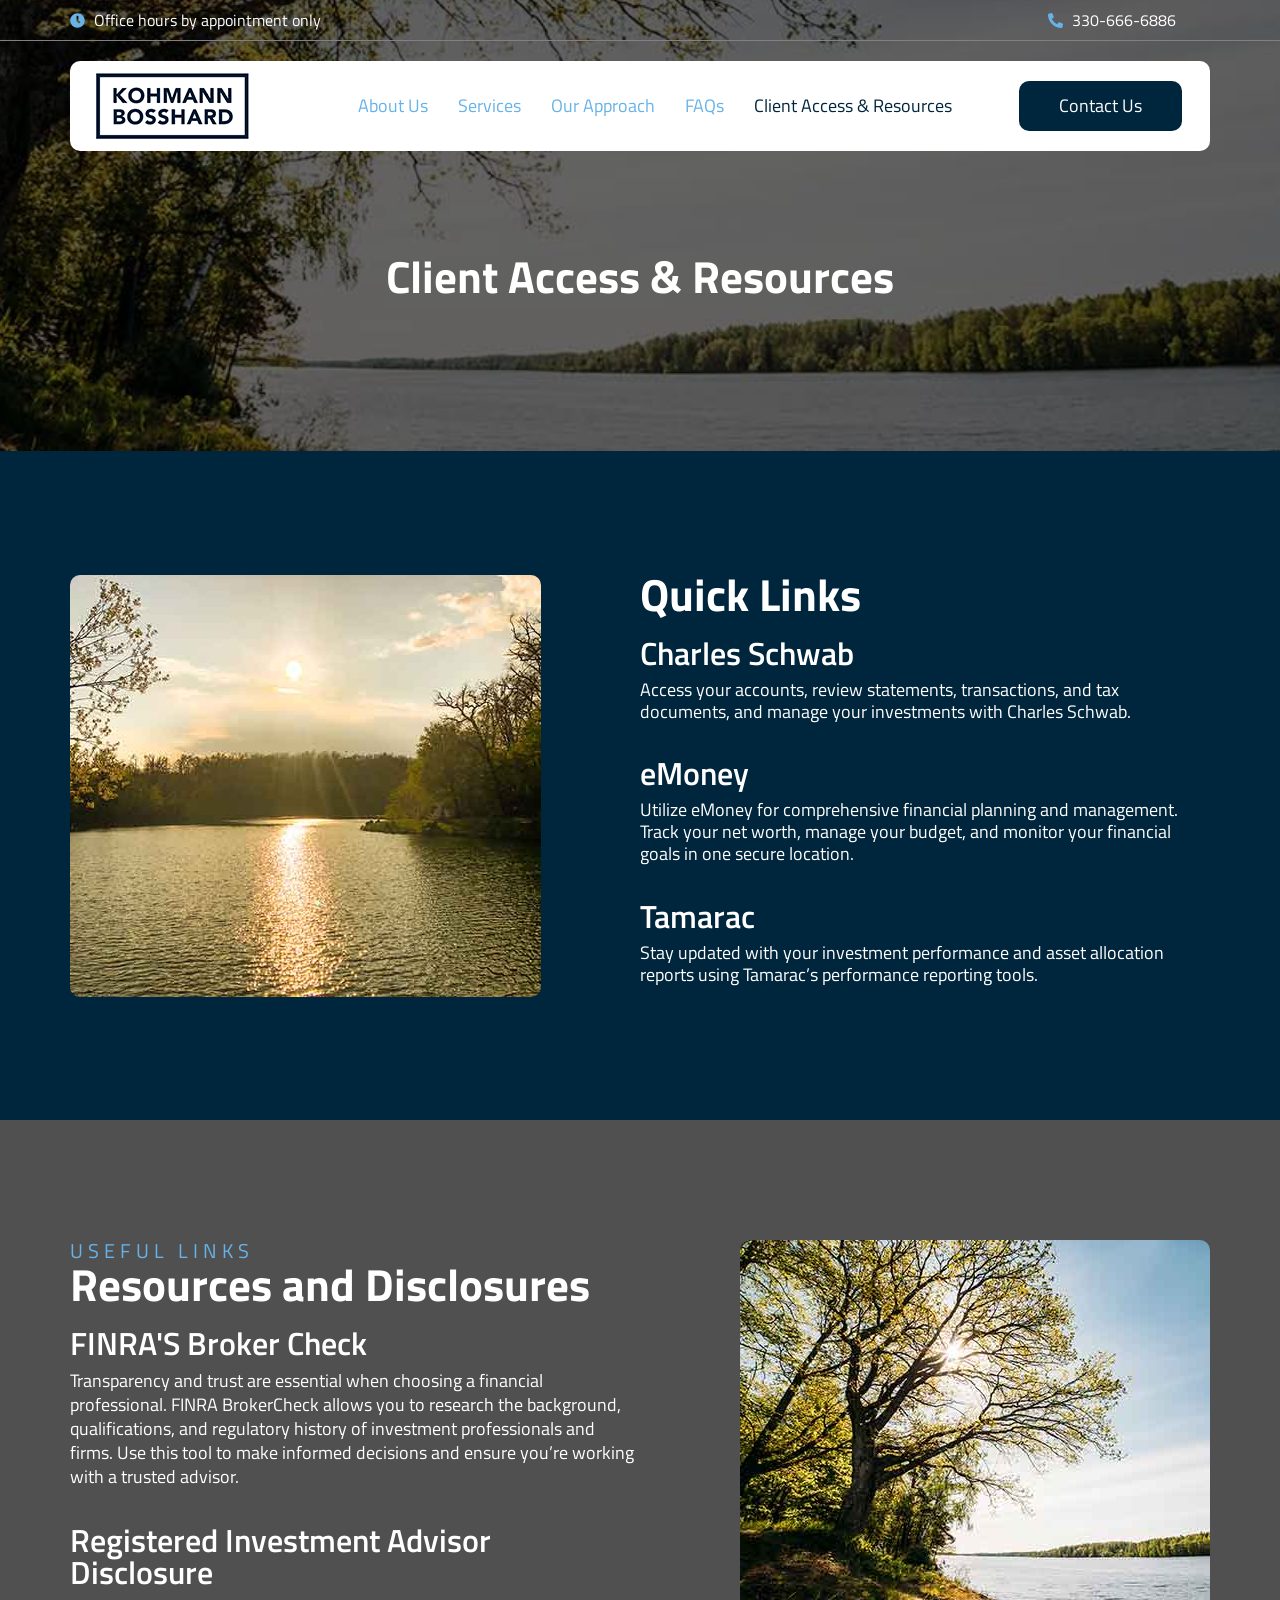
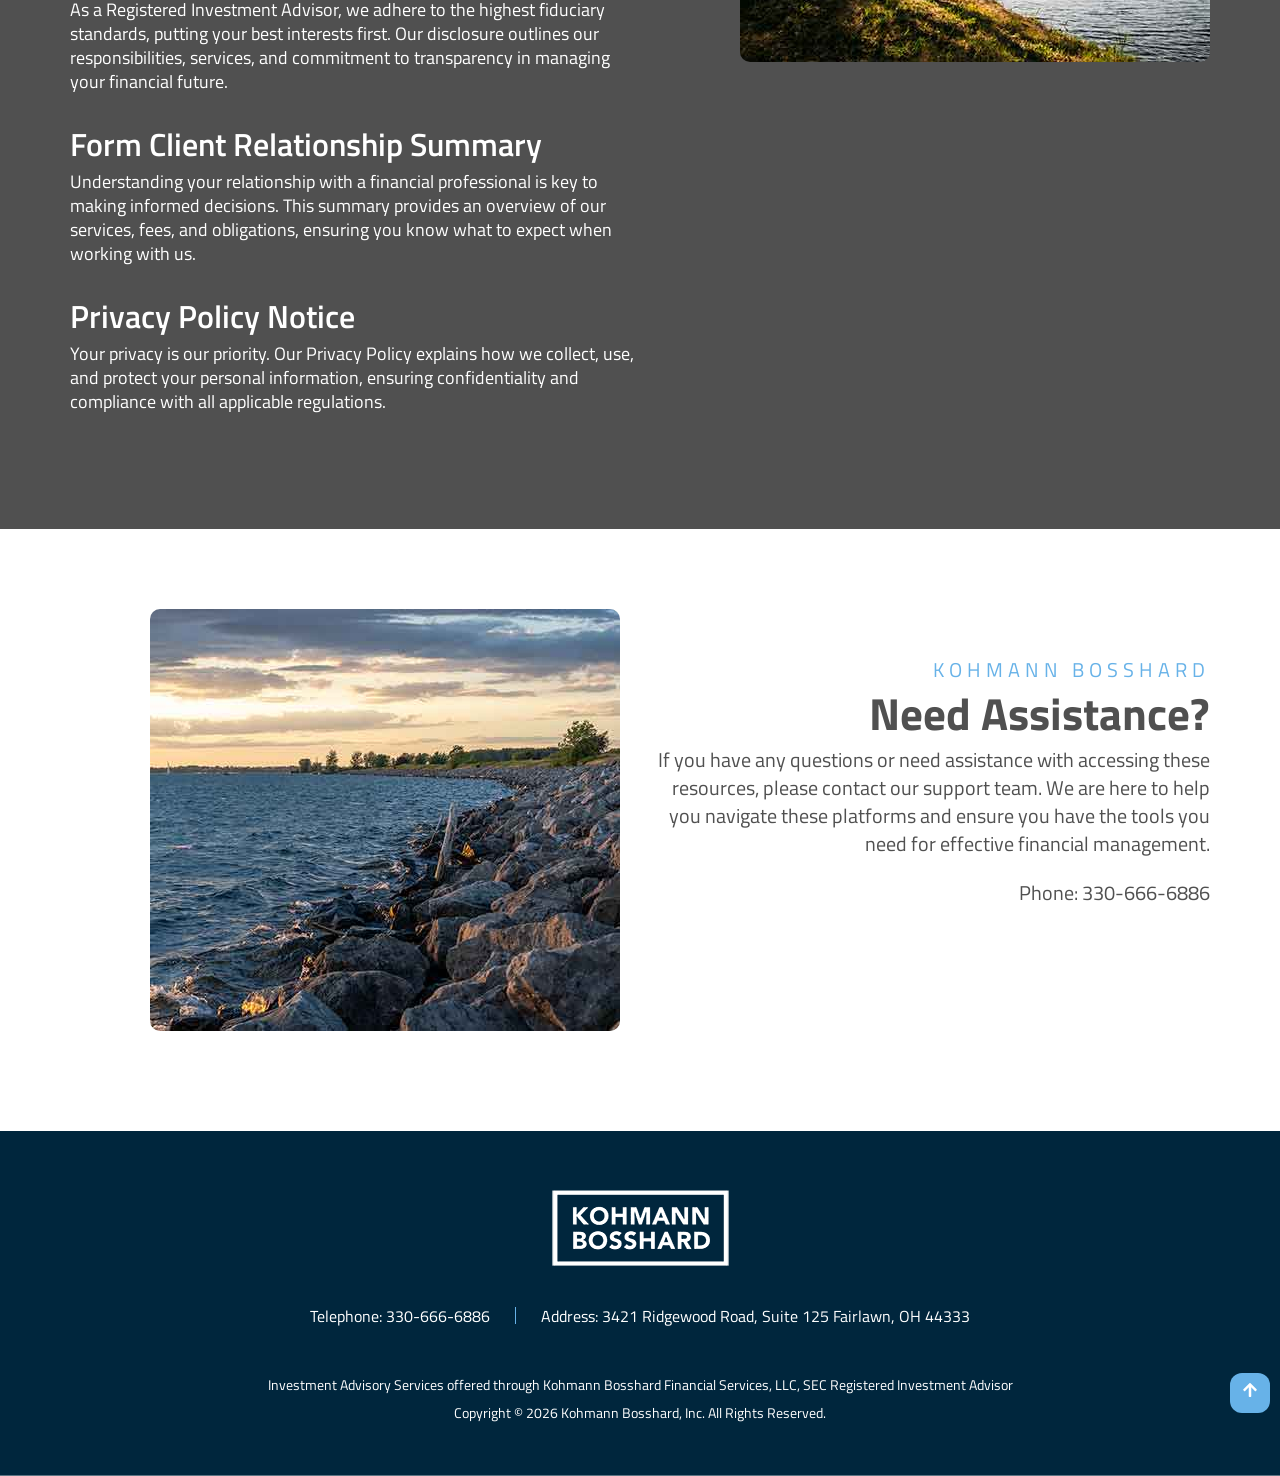
<file: resources-2/index.html>
<!DOCTYPE html>
<html lang="en-US">
<head>
<meta charset="UTF-8">
<meta name="viewport" content="width=device-width, initial-scale=1.0, viewport-fit=cover">
<title>Resources &#8211; Kohmann Bosshard</title>
<link rel="canonical" href="https://kohmannbosshard.com/resources-2/">
<link rel="stylesheet" href="/css/reset.css">
<link rel="stylesheet" href="/css/theme.css">
<link rel="stylesheet" href="/css/header-footer.css">
<link rel="stylesheet" href="/css/frontend.min.css">
<link rel="stylesheet" href="/css/post-334.css">
<link rel="stylesheet" href="/css/post-1014.css">
<link rel="stylesheet" href="/css/widget-icon-list.min.css">
<link rel="stylesheet" href="/css/widget-image.min.css">
<link rel="stylesheet" href="/css/common.css">
<link rel="stylesheet" href="/css/nav-menu.css">
<link rel="stylesheet" href="/css/widget-heading.min.css">
<link rel="stylesheet" href="/css/back-to-top.css">
<link rel="stylesheet" href="/css/all.min.css">
<link rel="stylesheet" href="/css/v4-shims.min.css">
<link rel="stylesheet" href="/css/e-animation-shrink.min.css">
<link rel="stylesheet" href="/css/style.min.css">
<link rel="stylesheet" href="/css/font-awesome.min.css">
<link rel="stylesheet" href="/css/montserrat.css">
<link rel="stylesheet" href="/css/titilliumweb.css">
<link rel="stylesheet" href="/css/ekiticons.css">
<link rel="stylesheet" href="/css/elementor-inline-16f7a1a5587e.css">
<link rel="stylesheet" href="/css/custom.css">
<link rel="stylesheet" href="/css/site.css">
</head>
<body class="wp-singular page-template page-template-elementor_canvas page page-id-1014 wp-custom-logo wp-embed-responsive wp-theme-hello-elementor hello-elementor-default elementor-default elementor-template-canvas elementor-kit-334 elementor-page elementor-page-1014">

			<div data-elementor-type="wp-page" data-elementor-id="1014" class="elementor elementor-1014" data-elementor-settings="{&quot;ha_cmc_init_switcher&quot;:&quot;no&quot;}" data-elementor-post-type="page">
						<section class="elementor-section elementor-top-section elementor-element elementor-element-ac73c78 elementor-hidden-tablet elementor-hidden-mobile elementor-section-boxed elementor-section-height-default elementor-section-height-default" data-id="ac73c78" data-element_type="section" data-e-type="section" data-settings="{&quot;animation&quot;:&quot;none&quot;,&quot;_ha_eqh_enable&quot;:false}">
						<div class="elementor-container elementor-column-gap-default">
					<div class="elementor-column elementor-col-33 elementor-top-column elementor-element elementor-element-1aea145b" data-id="1aea145b" data-element_type="column" data-e-type="column">
			<div class="elementor-widget-wrap elementor-element-populated">
						<div class="elementor-element elementor-element-313d2dfb elementor-align-start elementor-icon-list--layout-traditional elementor-list-item-link-full_width elementor-widget elementor-widget-icon-list" data-id="313d2dfb" data-element_type="widget" data-e-type="widget" data-widget_type="icon-list.default">
				<div class="elementor-widget-container">
							<ul class="elementor-icon-list-items">
							<li class="elementor-icon-list-item">
											<span class="elementor-icon-list-icon">
							<svg aria-hidden="true" class="e-font-icon-svg e-fas-clock" viewBox="0 0 512 512" xmlns="http://www.w3.org/2000/svg"><path d="M256,8C119,8,8,119,8,256S119,504,256,504,504,393,504,256,393,8,256,8Zm92.49,313h0l-20,25a16,16,0,0,1-22.49,2.5h0l-67-49.72a40,40,0,0,1-15-31.23V112a16,16,0,0,1,16-16h32a16,16,0,0,1,16,16V256l58,42.5A16,16,0,0,1,348.49,321Z"></path></svg>						</span>
										<span class="elementor-icon-list-text">Office hours by appointment only</span>
									</li>
						</ul>
						</div>
				</div>
					</div>
		</div>
				<div class="elementor-column elementor-col-33 elementor-top-column elementor-element elementor-element-21d81291" data-id="21d81291" data-element_type="column" data-e-type="column">
			<div class="elementor-widget-wrap">
							</div>
		</div>
				<div class="elementor-column elementor-col-33 elementor-top-column elementor-element elementor-element-280020b5" data-id="280020b5" data-element_type="column" data-e-type="column">
			<div class="elementor-widget-wrap elementor-element-populated">
						<div class="elementor-element elementor-element-63502916 elementor-icon-list--layout-inline elementor-align-end elementor-list-item-link-full_width elementor-widget elementor-widget-icon-list" data-id="63502916" data-element_type="widget" data-e-type="widget" data-widget_type="icon-list.default">
				<div class="elementor-widget-container">
							<ul class="elementor-icon-list-items elementor-inline-items">
							<li class="elementor-icon-list-item elementor-inline-item">
											<span class="elementor-icon-list-icon">
							<svg aria-hidden="true" class="e-font-icon-svg e-fas-phone-alt" viewBox="0 0 512 512" xmlns="http://www.w3.org/2000/svg"><path d="M497.39 361.8l-112-48a24 24 0 0 0-28 6.9l-49.6 60.6A370.66 370.66 0 0 1 130.6 204.11l60.6-49.6a23.94 23.94 0 0 0 6.9-28l-48-112A24.16 24.16 0 0 0 122.6.61l-104 24A24 24 0 0 0 0 48c0 256.5 207.9 464 464 464a24 24 0 0 0 23.4-18.6l24-104a24.29 24.29 0 0 0-14.01-27.6z"></path></svg>						</span>
										<span class="elementor-icon-list-text">330-666-6886</span>
									</li>
						</ul>
						</div>
				</div>
					</div>
		</div>
					</div>
		</section>
				<section class="elementor-section elementor-top-section elementor-element elementor-element-82c3bfb elementor-section-boxed elementor-section-height-default elementor-section-height-default" data-id="82c3bfb" data-element_type="section" data-e-type="section" data-settings="{&quot;animation&quot;:&quot;none&quot;,&quot;_ha_eqh_enable&quot;:false}">
						<div class="elementor-container elementor-column-gap-default">
					<div class="elementor-column elementor-col-100 elementor-top-column elementor-element elementor-element-608c99e" data-id="608c99e" data-element_type="column" data-e-type="column" data-settings="{&quot;background_background&quot;:&quot;classic&quot;,&quot;animation&quot;:&quot;none&quot;}">
			<div class="elementor-widget-wrap elementor-element-populated">
						<section class="elementor-section elementor-inner-section elementor-element elementor-element-d8ad467 elementor-section-boxed elementor-section-height-default elementor-section-height-default" data-id="d8ad467" data-element_type="section" data-e-type="section" data-settings="{&quot;animation&quot;:&quot;none&quot;,&quot;_ha_eqh_enable&quot;:false}">
						<div class="elementor-container elementor-column-gap-default">
					<div class="elementor-column elementor-col-33 elementor-inner-column elementor-element elementor-element-3b59690" data-id="3b59690" data-element_type="column" data-e-type="column" data-settings="{&quot;animation&quot;:&quot;none&quot;}">
			<div class="elementor-widget-wrap elementor-element-populated">
						<div class="elementor-element elementor-element-1b9da9f elementor-widget elementor-widget-image" data-id="1b9da9f" data-element_type="widget" data-e-type="widget" data-settings="{&quot;_animation&quot;:&quot;none&quot;}" data-widget_type="image.default">
				<div class="elementor-widget-container">
																<a href="/">
							<img decoding="async" width="166" height="80" class="attachment-large size-large wp-image-757 " alt="Kohmann Bosshard" src="/images/Kohmann-Bosshard-Logo-166x80-1.png" />								</a>
															</div>
				</div>
					</div>
		</div>
				<div class="elementor-column elementor-col-33 elementor-inner-column elementor-element elementor-element-409a1cc" data-id="409a1cc" data-element_type="column" data-e-type="column">
			<div class="elementor-widget-wrap elementor-element-populated">
						<div class="elementor-element elementor-element-4ad2012 elementor-widget elementor-widget-ekit-nav-menu" data-id="4ad2012" data-element_type="widget" data-e-type="widget" data-settings="{&quot;_animation&quot;:&quot;none&quot;}" data-widget_type="ekit-nav-menu.default">
				<div class="elementor-widget-container">
							<nav class="ekit-wid-con ekit_menu_responsive_tablet"
			aria-label="New Site Menu top"
			data-hamburger-icon="icon icon-burger-menu"
			data-hamburger-icon-type="icon"
			data-responsive-breakpoint="1024"
			data-close-on-anchor="no">
			            <button class="elementskit-menu-hamburger elementskit-menu-toggler"  type="button" aria-expanded="false" aria-controls="ekit-megamenu-new-site-menu-top" aria-label="Menu">
                <i aria-hidden="true" class="ekit-menu-icon icon icon-burger-menu"></i>            </button>
            <div id="ekit-megamenu-new-site-menu-top" class="elementskit-menu-container elementskit-menu-offcanvas-elements elementskit-navbar-nav-default ekit-nav-menu-one-page-no ekit-nav-dropdown-hover"><ul id="menu-new-site-menu-top" class="elementskit-navbar-nav elementskit-menu-po-center submenu-click-on-icon"><li id="menu-item-668" class="menu-item menu-item-type-post_type menu-item-object-page menu-item-668 nav-item elementskit-mobile-builder-content" data-vertical-menu=750px><a href="/about-us/" class="ekit-menu-nav-link">About Us</a></li>
<li id="menu-item-666" class="menu-item menu-item-type-post_type menu-item-object-page menu-item-666 nav-item elementskit-mobile-builder-content" data-vertical-menu=750px><a href="/services/" class="ekit-menu-nav-link">Services</a></li>
<li id="menu-item-665" class="menu-item menu-item-type-post_type menu-item-object-page menu-item-665 nav-item elementskit-mobile-builder-content" data-vertical-menu=750px><a href="/our-approach/" class="ekit-menu-nav-link">Our Approach</a></li>
<li id="menu-item-664" class="menu-item menu-item-type-post_type menu-item-object-page menu-item-664 nav-item elementskit-mobile-builder-content" data-vertical-menu=750px><a href="/faqs/" class="ekit-menu-nav-link">FAQs</a></li>
<li id="menu-item-1060" class="menu-item menu-item-type-post_type menu-item-object-page current-menu-item page_item page-item-1014 current_page_item menu-item-1060 nav-item elementskit-mobile-builder-content active" data-vertical-menu=750px><a href="/resources-2/" class="ekit-menu-nav-link active">Client Access &#038; Resources</a></li>
<li id="menu-item-1582" class="mobile-contact-link menu-item menu-item-type-custom menu-item-object-custom menu-item-1582 nav-item elementskit-mobile-builder-content" data-vertical-menu=750px><a href="/contact-us/" class="ekit-menu-nav-link">Contact Us</a></li>
</ul><div class="elementskit-nav-identity-panel"><a class="elementskit-nav-logo" href="/" target="" rel=""><img title="Kohmann-Bosshard-Logo-121&#215;59" alt="Kohmann Bosshard" decoding="async" src="/images/Kohmann-Bosshard-Logo-121x59-1.png" class="" /></a><button class="elementskit-menu-close elementskit-menu-toggler" type="button">X</button></div></div>
			<div class="elementskit-menu-overlay elementskit-menu-offcanvas-elements elementskit-menu-toggler ekit-nav-menu--overlay"></div>        </nav>
						</div>
				</div>
					</div>
		</div>
				<div class="elementor-column elementor-col-33 elementor-inner-column elementor-element elementor-element-5fe2467 elementor-hidden-tablet elementor-hidden-mobile" data-id="5fe2467" data-element_type="column" data-e-type="column">
			<div class="elementor-widget-wrap elementor-element-populated">
						<div class="elementor-element elementor-element-98a14bc elementor-align-right elementor-widget elementor-widget-button" data-id="98a14bc" data-element_type="widget" data-e-type="widget" data-settings="{&quot;_animation&quot;:&quot;none&quot;}" data-widget_type="button.default">
				<div class="elementor-widget-container">
									<div class="elementor-button-wrapper">
					<a class="elementor-button elementor-button-link elementor-size-sm elementor-animation-shrink" href="/contact-us/">
						<span class="elementor-button-content-wrapper">
									<span class="elementor-button-text">Contact Us</span>
					</span>
					</a>
				</div>
								</div>
				</div>
					</div>
		</div>
					</div>
		</section>
					</div>
		</div>
					</div>
		</section>
				<section class="elementor-section elementor-top-section elementor-element elementor-element-53267911 elementor-section-height-min-height elementor-section-boxed elementor-section-height-default elementor-section-items-middle" data-id="53267911" data-element_type="section" data-e-type="section" data-settings="{&quot;background_background&quot;:&quot;classic&quot;,&quot;_ha_eqh_enable&quot;:false}">
							<div class="elementor-background-overlay"></div>
							<div class="elementor-container elementor-column-gap-no">
					<div class="elementor-column elementor-col-100 elementor-top-column elementor-element elementor-element-3c6b9832" data-id="3c6b9832" data-element_type="column" data-e-type="column">
			<div class="elementor-widget-wrap elementor-element-populated">
						<div class="elementor-element elementor-element-9d26b3b elementor-widget elementor-widget-heading" data-id="9d26b3b" data-element_type="widget" data-e-type="widget" data-settings="{&quot;_animation&quot;:&quot;none&quot;}" data-widget_type="heading.default">
				<div class="elementor-widget-container">
					<h1 class="elementor-heading-title elementor-size-default">Client Access &amp; Resources</h1>				</div>
				</div>
					</div>
		</div>
					</div>
		</section>
				<section class="elementor-section elementor-top-section elementor-element elementor-element-2269ca05 elementor-section-boxed elementor-section-height-default elementor-section-height-default" data-id="2269ca05" data-element_type="section" data-e-type="section" data-settings="{&quot;background_background&quot;:&quot;classic&quot;,&quot;_ha_eqh_enable&quot;:false}">
						<div class="elementor-container elementor-column-gap-default">
					<div class="elementor-column elementor-col-50 elementor-top-column elementor-element elementor-element-30747233 elementor-hidden-mobile" data-id="30747233" data-element_type="column" data-e-type="column">
			<div class="elementor-widget-wrap elementor-element-populated">
						<div class="elementor-element elementor-element-35fd2057 elementor-widget elementor-widget-image" data-id="35fd2057" data-element_type="widget" data-e-type="widget" data-settings="{&quot;_animation&quot;:&quot;none&quot;}" data-widget_type="image.default">
				<div class="elementor-widget-container">
															<img fetchpriority="high" decoding="async" width="471" height="422" src="/images/SmallPic2.jpg" class="attachment-full size-full wp-image-1182" alt="Small Pic 2" srcset="/images/SmallPic2.jpg 471w, /images/SmallPic2-300x269.jpg 300w" sizes="(max-width: 471px) 100vw, 471px" />															</div>
				</div>
					</div>
		</div>
				<div class="elementor-column elementor-col-50 elementor-top-column elementor-element elementor-element-56a60d50" data-id="56a60d50" data-element_type="column" data-e-type="column">
			<div class="elementor-widget-wrap elementor-element-populated">
						<div class="elementor-element elementor-element-6e7e38b6 elementor-widget elementor-widget-heading" data-id="6e7e38b6" data-element_type="widget" data-e-type="widget" data-settings="{&quot;_animation&quot;:&quot;none&quot;}" data-widget_type="heading.default">
				<div class="elementor-widget-container">
					<h2 class="elementor-heading-title elementor-size-default">Quick Links</h2>				</div>
				</div>
				<div class="elementor-element elementor-element-7c7f801e elementor-widget elementor-widget-heading" data-id="7c7f801e" data-element_type="widget" data-e-type="widget" data-settings="{&quot;_animation&quot;:&quot;none&quot;}" data-widget_type="heading.default">
				<div class="elementor-widget-container">
					<h2 class="elementor-heading-title elementor-size-default"><a href="https://client.schwab.com/Areas/Access/Login" target="_blank">Charles Schwab</a></h2>				</div>
				</div>
				<div class="elementor-element elementor-element-5a2bdd97 elementor-widget elementor-widget-text-editor" data-id="5a2bdd97" data-element_type="widget" data-e-type="widget" data-settings="{&quot;_animation&quot;:&quot;none&quot;}" data-widget_type="text-editor.default">
				<div class="elementor-widget-container">
									<p class="p1">Access your accounts, review statements, transactions, and tax documents, and manage your investments with Charles Schwab.</p>								</div>
				</div>
				<div class="elementor-element elementor-element-5d70095a elementor-widget elementor-widget-heading" data-id="5d70095a" data-element_type="widget" data-e-type="widget" data-settings="{&quot;_animation&quot;:&quot;none&quot;}" data-widget_type="heading.default">
				<div class="elementor-widget-container">
					<h2 class="elementor-heading-title elementor-size-default"><a href="https://wealth.emaplan.com/ema/ria/ko%20hmannbosshard" target="_blank">eMoney</a></h2>				</div>
				</div>
				<div class="elementor-element elementor-element-22f110a3 elementor-widget elementor-widget-text-editor" data-id="22f110a3" data-element_type="widget" data-e-type="widget" data-settings="{&quot;_animation&quot;:&quot;none&quot;}" data-widget_type="text-editor.default">
				<div class="elementor-widget-container">
									<p class="p1">Utilize eMoney for comprehensive financial planning and management. Track your net worth, manage your budget, and monitor your financial goals in one secure location.</p>								</div>
				</div>
				<div class="elementor-element elementor-element-c76b18e elementor-widget elementor-widget-heading" data-id="c76b18e" data-element_type="widget" data-e-type="widget" data-settings="{&quot;_animation&quot;:&quot;none&quot;}" data-widget_type="heading.default">
				<div class="elementor-widget-container">
					<h2 class="elementor-heading-title elementor-size-default"><a href="https://kohmannbosshard.portal.tamaracinc.com/" target="_blank">Tamarac</a></h2>				</div>
				</div>
				<div class="elementor-element elementor-element-f57c0b5 elementor-widget elementor-widget-text-editor" data-id="f57c0b5" data-element_type="widget" data-e-type="widget" data-settings="{&quot;_animation&quot;:&quot;none&quot;}" data-widget_type="text-editor.default">
				<div class="elementor-widget-container">
									<p class="p1">Stay updated with your investment performance and asset allocation reports using Tamarac’s performance reporting tools.</p>								</div>
				</div>
					</div>
		</div>
					</div>
		</section>
				<section class="elementor-section elementor-top-section elementor-element elementor-element-e31ddb8 elementor-section-boxed elementor-section-height-default elementor-section-height-default" data-id="e31ddb8" data-element_type="section" data-e-type="section" data-settings="{&quot;background_background&quot;:&quot;classic&quot;,&quot;_ha_eqh_enable&quot;:false}">
						<div class="elementor-container elementor-column-gap-default">
					<div class="elementor-column elementor-col-50 elementor-top-column elementor-element elementor-element-08cfd94" data-id="08cfd94" data-element_type="column" data-e-type="column">
			<div class="elementor-widget-wrap elementor-element-populated">
						<div class="elementor-element elementor-element-a29a78b elementor-widget elementor-widget-heading" data-id="a29a78b" data-element_type="widget" data-e-type="widget" data-settings="{&quot;_animation&quot;:&quot;none&quot;}" data-widget_type="heading.default">
				<div class="elementor-widget-container">
					<h6 class="elementor-heading-title elementor-size-default">USEFUL LINKS</h6>				</div>
				</div>
				<div class="elementor-element elementor-element-57030bf elementor-widget elementor-widget-heading" data-id="57030bf" data-element_type="widget" data-e-type="widget" data-settings="{&quot;_animation&quot;:&quot;none&quot;}" data-widget_type="heading.default">
				<div class="elementor-widget-container">
					<h2 class="elementor-heading-title elementor-size-default">Resources and Disclosures</h2>				</div>
				</div>
				<div class="elementor-element elementor-element-a1a8dea elementor-widget elementor-widget-heading" data-id="a1a8dea" data-element_type="widget" data-e-type="widget" data-settings="{&quot;_animation&quot;:&quot;none&quot;}" data-widget_type="heading.default">
				<div class="elementor-widget-container">
					<h2 class="elementor-heading-title elementor-size-default"><a href="https://brokercheck.finra.org/" target="_blank">FINRA'S Broker Check</a></h2>				</div>
				</div>
				<div data-ha-element-link="{&quot;url&quot;:&quot;https:\/\/brokercheck.finra.org\/&quot;,&quot;is_external&quot;:&quot;on&quot;,&quot;nofollow&quot;:&quot;&quot;}" style="cursor: pointer" class="elementor-element elementor-element-ff7ed61 elementor-widget elementor-widget-text-editor" data-id="ff7ed61" data-element_type="widget" data-e-type="widget" data-settings="{&quot;_animation&quot;:&quot;none&quot;}" data-widget_type="text-editor.default">
				<div class="elementor-widget-container">
									<p class="p1">Transparency and trust are essential when choosing a financial professional. FINRA BrokerCheck allows you to research the background, qualifications, and regulatory history of investment professionals and firms. Use this tool to make informed decisions and ensure you&#8217;re working with a trusted advisor.</p>								</div>
				</div>
				<div class="elementor-element elementor-element-aa7ae9e elementor-widget elementor-widget-heading" data-id="aa7ae9e" data-element_type="widget" data-e-type="widget" data-settings="{&quot;_animation&quot;:&quot;none&quot;}" data-widget_type="heading.default">
				<div class="elementor-widget-container">
					<h2 class="elementor-heading-title elementor-size-default"><a href="/documents/2026-03-23KohmannBosshardADVPart2AFinal.pdf" target="_blank">Registered Investment Advisor Disclosure</a></h2>				</div>
				</div>
				<div data-ha-element-link="{&quot;url&quot;:&quot;https:\/\/kohmannbosshard.com\/wp-content\/uploads\/2024\/04\/RegisteredInvestAdvisorDisclosure.pdf&quot;,&quot;is_external&quot;:&quot;on&quot;,&quot;nofollow&quot;:&quot;&quot;}" style="cursor: pointer" class="elementor-element elementor-element-330f6ac elementor-widget elementor-widget-text-editor" data-id="330f6ac" data-element_type="widget" data-e-type="widget" data-settings="{&quot;_animation&quot;:&quot;none&quot;}" data-widget_type="text-editor.default">
				<div class="elementor-widget-container">
									<p class="p1">As a Registered Investment Advisor, we adhere to the highest fiduciary standards, putting your best interests first. Our disclosure outlines our responsibilities, services, and commitment to transparency in managing your financial future.</p>								</div>
				</div>
				<div class="elementor-element elementor-element-5d79b78 elementor-widget elementor-widget-heading" data-id="5d79b78" data-element_type="widget" data-e-type="widget" data-settings="{&quot;_animation&quot;:&quot;none&quot;}" data-widget_type="heading.default">
				<div class="elementor-widget-container">
					<h2 class="elementor-heading-title elementor-size-default"><a href="/documents/2026-03-23KohmannBosshardFormCRSFinal.pdf" target="_blank">Form Client Relationship Summary</a></h2>				</div>
				</div>
				<div data-ha-element-link="{&quot;url&quot;:&quot;https:\/\/kohmannbosshard.com\/wp-content\/uploads\/2024\/09\/2024-Form-CRS-Updated.pdf&quot;,&quot;is_external&quot;:&quot;on&quot;,&quot;nofollow&quot;:&quot;&quot;}" style="cursor: pointer" class="elementor-element elementor-element-e4ce011 elementor-widget elementor-widget-text-editor" data-id="e4ce011" data-element_type="widget" data-e-type="widget" data-settings="{&quot;_animation&quot;:&quot;none&quot;}" data-widget_type="text-editor.default">
				<div class="elementor-widget-container">
									<p class="p1">Understanding your relationship with a financial professional is key to making informed decisions. This summary provides an overview of our services, fees, and obligations, ensuring you know what to expect when working with us.</p>								</div>
				</div>
				<div class="elementor-element elementor-element-a2766f1 elementor-widget elementor-widget-heading" data-id="a2766f1" data-element_type="widget" data-e-type="widget" data-settings="{&quot;_animation&quot;:&quot;none&quot;}" data-widget_type="heading.default">
				<div class="elementor-widget-container">
					<h2 class="elementor-heading-title elementor-size-default"><a href="/documents/2026-03-23KohmannBosshardPrivacyPolicyFinal.pdf" target="_blank">Privacy Policy Notice</a></h2>				</div>
				</div>
				<div data-ha-element-link="{&quot;url&quot;:&quot;https:\/\/kohmannbosshard.com\/wp-content\/uploads\/2024\/04\/KB-Privacy-Policy.pdf&quot;,&quot;is_external&quot;:&quot;on&quot;,&quot;nofollow&quot;:&quot;&quot;}" style="cursor: pointer" class="elementor-element elementor-element-3340700 elementor-widget elementor-widget-text-editor" data-id="3340700" data-element_type="widget" data-e-type="widget" data-settings="{&quot;_animation&quot;:&quot;none&quot;}" data-widget_type="text-editor.default">
				<div class="elementor-widget-container">
									<p class="p1">Your privacy is our priority. Our Privacy Policy explains how we collect, use, and protect your personal information, ensuring confidentiality and compliance with all applicable regulations.</p>								</div>
				</div>
					</div>
		</div>
				<div class="elementor-column elementor-col-50 elementor-top-column elementor-element elementor-element-2e4642a elementor-hidden-mobile" data-id="2e4642a" data-element_type="column" data-e-type="column">
			<div class="elementor-widget-wrap elementor-element-populated">
						<div class="elementor-element elementor-element-58bd9d2 elementor-widget elementor-widget-image" data-id="58bd9d2" data-element_type="widget" data-e-type="widget" data-settings="{&quot;_animation&quot;:&quot;none&quot;}" data-widget_type="image.default">
				<div class="elementor-widget-container">
															<img decoding="async" width="470" height="422" class="attachment-full size-full wp-image-1180 " alt="Small Pic 3" src="/images/SmallPic3.jpg" srcset="/images/SmallPic3.jpg 470w, /images/SmallPic3-300x269.jpg 300w" sizes="(max-width: 470px) 100vw, 470px"/>															</div>
				</div>
					</div>
		</div>
					</div>
		</section>
				<section class="elementor-section elementor-top-section elementor-element elementor-element-05ba2df elementor-section-boxed elementor-section-height-default elementor-section-height-default" data-id="05ba2df" data-element_type="section" data-e-type="section" data-settings="{&quot;_ha_eqh_enable&quot;:false}">
						<div class="elementor-container elementor-column-gap-default">
					<div class="elementor-column elementor-col-50 elementor-top-column elementor-element elementor-element-5957e3d elementor-hidden-mobile" data-id="5957e3d" data-element_type="column" data-e-type="column">
			<div class="elementor-widget-wrap elementor-element-populated">
						<div class="elementor-element elementor-element-c635e94 elementor-widget elementor-widget-image" data-id="c635e94" data-element_type="widget" data-e-type="widget" data-settings="{&quot;_animation&quot;:&quot;none&quot;}" data-widget_type="image.default">
				<div class="elementor-widget-container">
															<img decoding="async" width="470" height="422" class="attachment-large size-large wp-image-1179 " alt="Small Pic 1" src="/images/SmallPic1.jpg" srcset="/images/SmallPic1.jpg 470w, /images/SmallPic1-300x269.jpg 300w" sizes="(max-width: 470px) 100vw, 470px"/>															</div>
				</div>
					</div>
		</div>
				<div class="elementor-column elementor-col-50 elementor-top-column elementor-element elementor-element-22a1543" data-id="22a1543" data-element_type="column" data-e-type="column">
			<div class="elementor-widget-wrap elementor-element-populated">
						<div class="elementor-element elementor-element-eb72499 elementor-widget elementor-widget-heading" data-id="eb72499" data-element_type="widget" data-e-type="widget" data-settings="{&quot;_animation&quot;:&quot;none&quot;}" data-widget_type="heading.default">
				<div class="elementor-widget-container">
					<h6 class="elementor-heading-title elementor-size-default">KOHMANN BOSSHARD</h6>				</div>
				</div>
				<div class="elementor-element elementor-element-8920408 elementor-widget elementor-widget-heading" data-id="8920408" data-element_type="widget" data-e-type="widget" data-settings="{&quot;_animation&quot;:&quot;none&quot;}" data-widget_type="heading.default">
				<div class="elementor-widget-container">
					<h2 class="elementor-heading-title elementor-size-default">Need Assistance?</h2>				</div>
				</div>
				<div class="elementor-element elementor-element-3eea6eb elementor-widget elementor-widget-text-editor" data-id="3eea6eb" data-element_type="widget" data-e-type="widget" data-settings="{&quot;_animation&quot;:&quot;none&quot;}" data-widget_type="text-editor.default">
				<div class="elementor-widget-container">
									<p class="p1">If you have any questions or need assistance with accessing these resources, please contact our support team. We are here to help you navigate these platforms and ensure you have the tools you need for effective financial management.</p>								</div>
				</div>
				<div class="elementor-element elementor-element-4bfd7b2 elementor-widget elementor-widget-text-editor" data-id="4bfd7b2" data-element_type="widget" data-e-type="widget" data-settings="{&quot;_animation&quot;:&quot;none&quot;}" data-widget_type="text-editor.default">
				<div class="elementor-widget-container">
									<p class="p1">Phone: 330-666-6886</p>								</div>
				</div>
					</div>
		</div>
					</div>
		</section>
				<section class="elementor-section elementor-top-section elementor-element elementor-element-34f8010c elementor-section-full_width elementor-section-height-default elementor-section-height-default" data-id="34f8010c" data-element_type="section" data-e-type="section" data-settings="{&quot;background_background&quot;:&quot;classic&quot;,&quot;_ha_eqh_enable&quot;:false}">
						<div class="elementor-container elementor-column-gap-default">
					<div class="elementor-column elementor-col-100 elementor-top-column elementor-element elementor-element-24945fbb" data-id="24945fbb" data-element_type="column" data-e-type="column">
			<div class="elementor-widget-wrap elementor-element-populated">
						<div class="elementor-element elementor-element-4a3bd766 elementor-absolute elementor-widget elementor-widget-elementskit-back-to-top" data-id="4a3bd766" data-element_type="widget" data-e-type="widget" data-settings="{&quot;_position&quot;:&quot;absolute&quot;}" data-widget_type="elementskit-back-to-top.default">
				<div class="elementor-widget-container">
					<div class="ekit-wid-con" >			<div class="ekit-back-to-top-container ekit-btt icon_only" data-settings="{&quot;offset_top&quot;:0,&quot;show_after&quot;:null,&quot;show_scroll&quot;:&quot;&quot;,&quot;style&quot;:&quot;icon_only&quot;,&quot;foreground&quot;:null,&quot;background&quot;:null}"> 
				<button type="button" class="ekit-btt__button " aria-label="Back to top">
					<svg aria-hidden="true" class="e-font-icon-svg e-fas-arrow-up" viewBox="0 0 448 512" xmlns="http://www.w3.org/2000/svg"><path d="M34.9 289.5l-22.2-22.2c-9.4-9.4-9.4-24.6 0-33.9L207 39c9.4-9.4 24.6-9.4 33.9 0l194.3 194.3c9.4 9.4 9.4 24.6 0 33.9L413 289.4c-9.5 9.5-25 9.3-34.3-.4L264 168.6V456c0 13.3-10.7 24-24 24h-32c-13.3 0-24-10.7-24-24V168.6L69.2 289.1c-9.3 9.8-24.8 10-34.3.4z"></path></svg>				</button>
			</div>
		</div>				</div>
				</div>
					</div>
		</div>
					</div>
		</section>
				<section class="elementor-section elementor-top-section elementor-element elementor-element-fe7babf elementor-section-boxed elementor-section-height-default elementor-section-height-default" data-id="fe7babf" data-element_type="section" data-e-type="section" data-settings="{&quot;background_background&quot;:&quot;classic&quot;,&quot;_ha_eqh_enable&quot;:false}">
						<div class="elementor-container elementor-column-gap-default">
					<div class="elementor-column elementor-col-100 elementor-top-column elementor-element elementor-element-f4d0437" data-id="f4d0437" data-element_type="column" data-e-type="column">
			<div class="elementor-widget-wrap elementor-element-populated">
						<div class="elementor-element elementor-element-3a3a306 elementor-widget elementor-widget-image" data-id="3a3a306" data-element_type="widget" data-e-type="widget" data-settings="{&quot;_animation&quot;:&quot;none&quot;}" data-widget_type="image.default">
				<div class="elementor-widget-container">
															<img decoding="async" width="189" height="92" class="attachment-large size-large wp-image-792 " alt="Kohmann Bosshard" src="/images/Kohmann-Bosshard-Logo-189x92-1.png" />															</div>
				</div>
				<div class="elementor-element elementor-element-f8c2326 elementor-mobile-align-center elementor-icon-list--layout-inline elementor-align-center elementor-list-item-link-full_width elementor-widget elementor-widget-icon-list" data-id="f8c2326" data-element_type="widget" data-e-type="widget" data-settings="{&quot;_animation&quot;:&quot;none&quot;}" data-widget_type="icon-list.default">
				<div class="elementor-widget-container">
							<ul class="elementor-icon-list-items elementor-inline-items">
							<li class="elementor-icon-list-item elementor-inline-item">
										<span class="elementor-icon-list-text">Telephone: 330-666-6886</span>
									</li>
								<li class="elementor-icon-list-item elementor-inline-item">
										<span class="elementor-icon-list-text">Address: 3421 Ridgewood Road, Suite 125 Fairlawn, OH 44333</span>
									</li>
						</ul>
						</div>
				</div>
				<div class="elementor-element elementor-element-56789e5 elementor-widget elementor-widget-text-editor" data-id="56789e5" data-element_type="widget" data-e-type="widget" data-settings="{&quot;_animation&quot;:&quot;none&quot;}" data-widget_type="text-editor.default">
				<div class="elementor-widget-container">
									<p>Investment Advisory Services offered through Kohmann Bosshard Financial Services, LLC, SEC Registered Investment Advisor</p><p>Copyright © <span class="copyright-year">2026</span> Kohmann Bosshard, Inc. All Rights Reserved.</p>								</div>
				</div>
					</div>
		</div>
					</div>
		</section>
				</div>
		
<script src="/js/site.js"></script>
</body>
</html>
</file>
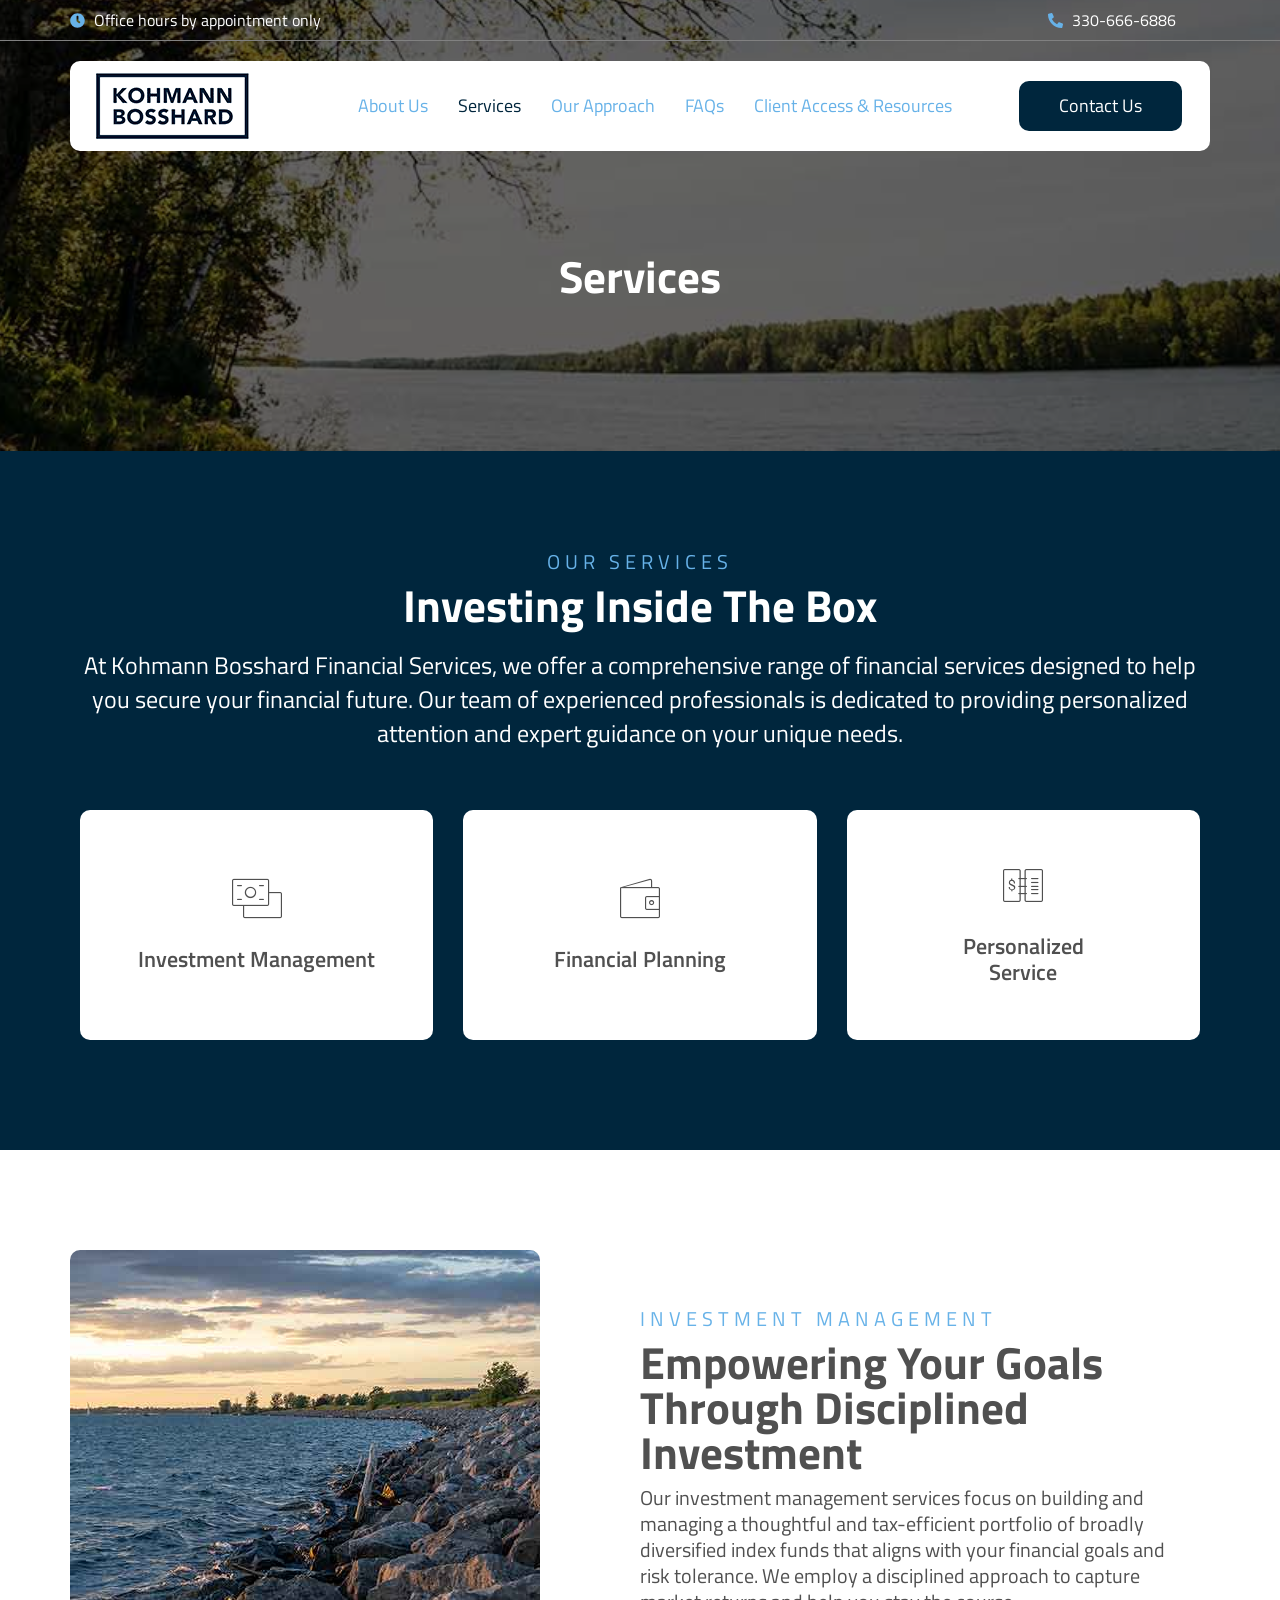
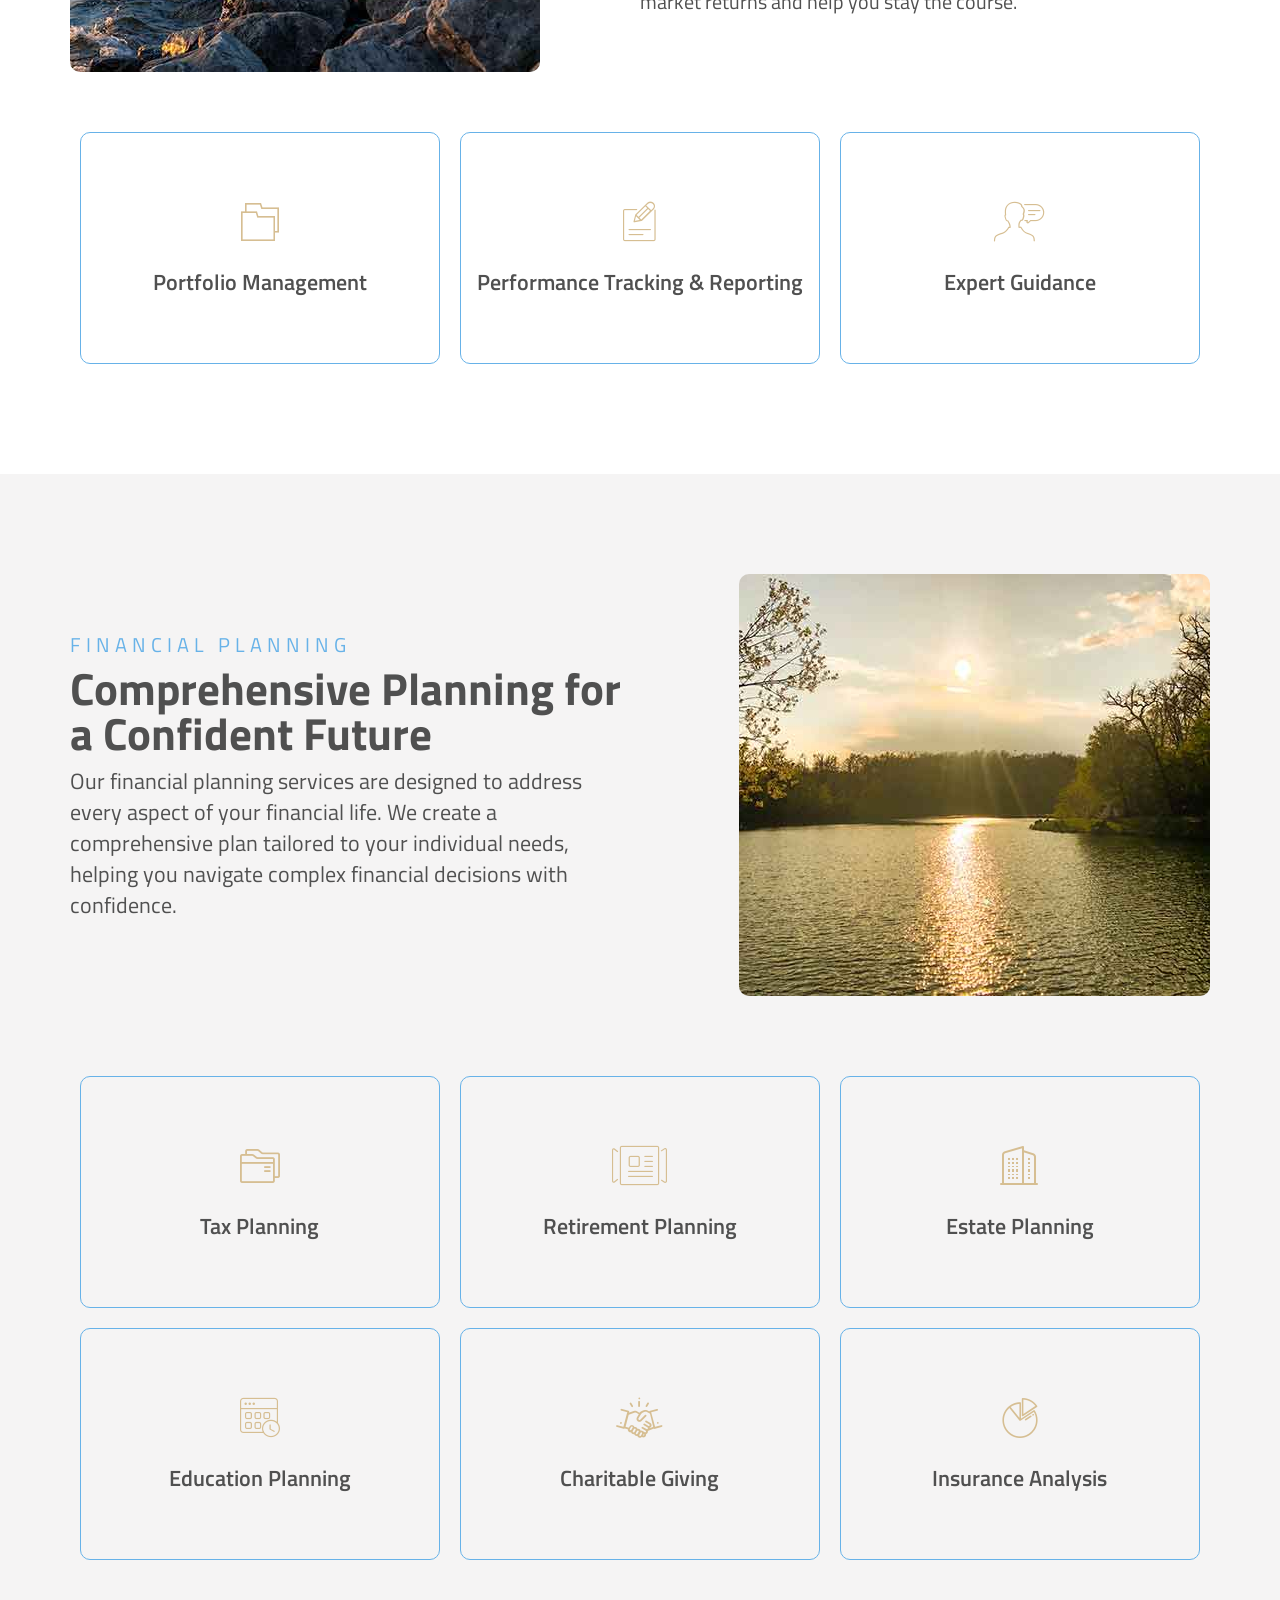
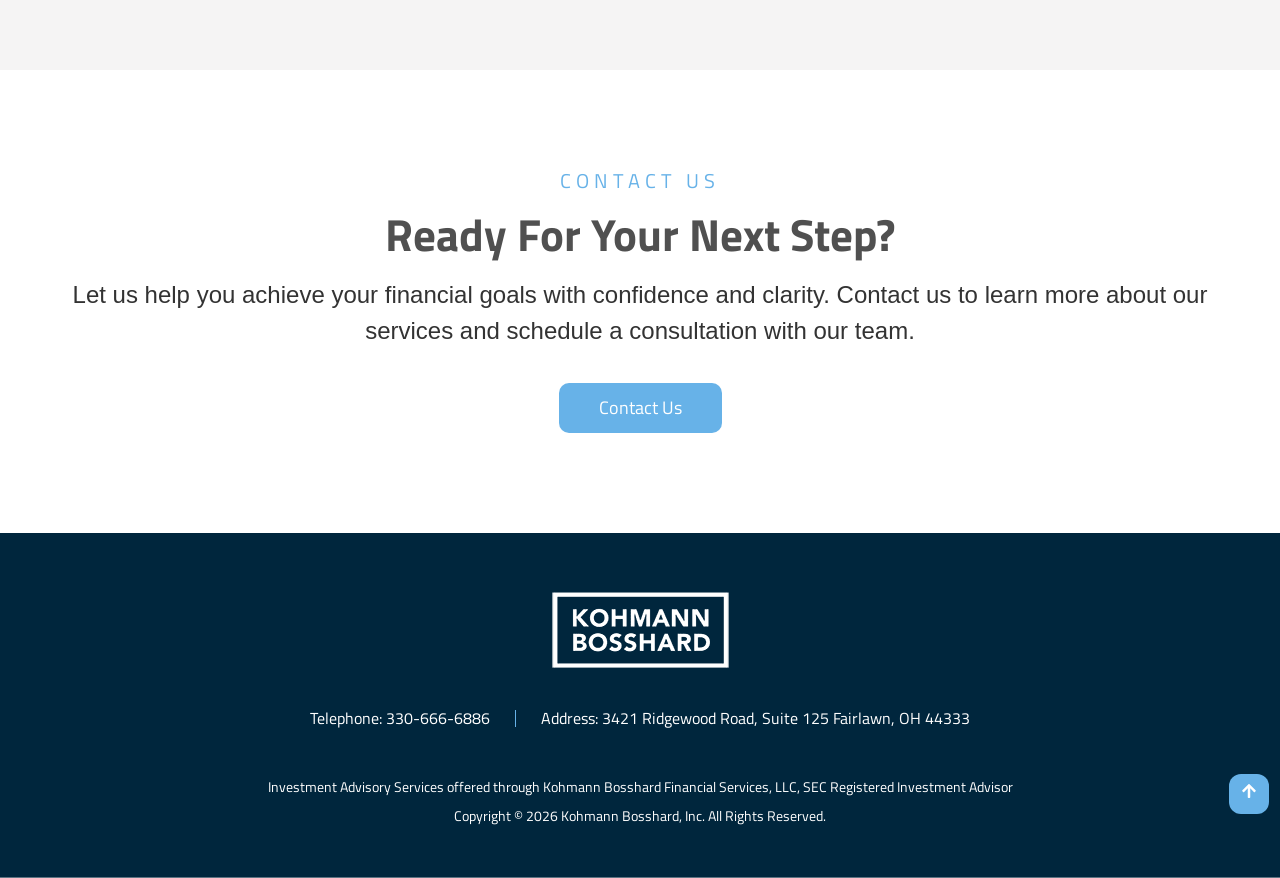
<file: services/index.html>
<!DOCTYPE html>
<html lang="en-US">
<head>
<meta charset="UTF-8">
<meta name="viewport" content="width=device-width, initial-scale=1.0, viewport-fit=cover">
<title>Services &#8211; Kohmann Bosshard</title>
<link rel="canonical" href="https://kohmannbosshard.com/services/">
<link rel="stylesheet" href="/css/reset.css">
<link rel="stylesheet" href="/css/theme.css">
<link rel="stylesheet" href="/css/header-footer.css">
<link rel="stylesheet" href="/css/frontend.min.css">
<link rel="stylesheet" href="/css/post-334.css">
<link rel="stylesheet" href="/css/post-568.css">
<link rel="stylesheet" href="/css/widget-icon-list.min.css">
<link rel="stylesheet" href="/css/widget-image.min.css">
<link rel="stylesheet" href="/css/common.css">
<link rel="stylesheet" href="/css/nav-menu.css">
<link rel="stylesheet" href="/css/widget-heading.min.css">
<link rel="stylesheet" href="/css/back-to-top.css">
<link rel="stylesheet" href="/css/all.min.css">
<link rel="stylesheet" href="/css/v4-shims.min.css">
<link rel="stylesheet" href="/css/e-animation-shrink.min.css">
<link rel="stylesheet" href="/css/style.min.css">
<link rel="stylesheet" href="/css/font-awesome.min.css">
<link rel="stylesheet" href="/css/ha-568.css">
<link rel="stylesheet" href="/css/montserrat.css">
<link rel="stylesheet" href="/css/titilliumweb.css">
<link rel="stylesheet" href="/css/ekiticons.css">
<link rel="stylesheet" href="/css/elementor-inline-16f7a1a5587e.css">
<link rel="stylesheet" href="/css/custom.css">
<link rel="stylesheet" href="/css/site.css">
</head>
<body class="wp-singular page-template page-template-elementor_canvas page page-id-568 wp-custom-logo wp-embed-responsive wp-theme-hello-elementor hello-elementor-default elementor-default elementor-template-canvas elementor-kit-334 elementor-page elementor-page-568">

			<div data-elementor-type="wp-page" data-elementor-id="568" class="elementor elementor-568" data-elementor-settings="{&quot;ha_cmc_init_switcher&quot;:&quot;no&quot;}" data-elementor-post-type="page">
						<section class="elementor-section elementor-top-section elementor-element elementor-element-6cc89e16 elementor-hidden-tablet elementor-hidden-mobile elementor-section-boxed elementor-section-height-default elementor-section-height-default" data-id="6cc89e16" data-element_type="section" data-e-type="section" data-settings="{&quot;animation&quot;:&quot;none&quot;,&quot;_ha_eqh_enable&quot;:false}">
						<div class="elementor-container elementor-column-gap-default">
					<div class="elementor-column elementor-col-33 elementor-top-column elementor-element elementor-element-4aa19ed5" data-id="4aa19ed5" data-element_type="column" data-e-type="column">
			<div class="elementor-widget-wrap elementor-element-populated">
						<div class="elementor-element elementor-element-7ee01d95 elementor-align-start elementor-icon-list--layout-traditional elementor-list-item-link-full_width elementor-widget elementor-widget-icon-list" data-id="7ee01d95" data-element_type="widget" data-e-type="widget" data-widget_type="icon-list.default">
				<div class="elementor-widget-container">
							<ul class="elementor-icon-list-items">
							<li class="elementor-icon-list-item">
											<span class="elementor-icon-list-icon">
							<svg aria-hidden="true" class="e-font-icon-svg e-fas-clock" viewBox="0 0 512 512" xmlns="http://www.w3.org/2000/svg"><path d="M256,8C119,8,8,119,8,256S119,504,256,504,504,393,504,256,393,8,256,8Zm92.49,313h0l-20,25a16,16,0,0,1-22.49,2.5h0l-67-49.72a40,40,0,0,1-15-31.23V112a16,16,0,0,1,16-16h32a16,16,0,0,1,16,16V256l58,42.5A16,16,0,0,1,348.49,321Z"></path></svg>						</span>
										<span class="elementor-icon-list-text">Office hours by appointment only</span>
									</li>
						</ul>
						</div>
				</div>
					</div>
		</div>
				<div class="elementor-column elementor-col-33 elementor-top-column elementor-element elementor-element-60a83d86" data-id="60a83d86" data-element_type="column" data-e-type="column">
			<div class="elementor-widget-wrap">
							</div>
		</div>
				<div class="elementor-column elementor-col-33 elementor-top-column elementor-element elementor-element-5361d91b" data-id="5361d91b" data-element_type="column" data-e-type="column">
			<div class="elementor-widget-wrap elementor-element-populated">
						<div class="elementor-element elementor-element-7105deae elementor-icon-list--layout-inline elementor-align-end elementor-list-item-link-full_width elementor-widget elementor-widget-icon-list" data-id="7105deae" data-element_type="widget" data-e-type="widget" data-widget_type="icon-list.default">
				<div class="elementor-widget-container">
							<ul class="elementor-icon-list-items elementor-inline-items">
							<li class="elementor-icon-list-item elementor-inline-item">
											<span class="elementor-icon-list-icon">
							<svg aria-hidden="true" class="e-font-icon-svg e-fas-phone-alt" viewBox="0 0 512 512" xmlns="http://www.w3.org/2000/svg"><path d="M497.39 361.8l-112-48a24 24 0 0 0-28 6.9l-49.6 60.6A370.66 370.66 0 0 1 130.6 204.11l60.6-49.6a23.94 23.94 0 0 0 6.9-28l-48-112A24.16 24.16 0 0 0 122.6.61l-104 24A24 24 0 0 0 0 48c0 256.5 207.9 464 464 464a24 24 0 0 0 23.4-18.6l24-104a24.29 24.29 0 0 0-14.01-27.6z"></path></svg>						</span>
										<span class="elementor-icon-list-text">330-666-6886</span>
									</li>
						</ul>
						</div>
				</div>
					</div>
		</div>
					</div>
		</section>
				<section class="elementor-section elementor-top-section elementor-element elementor-element-47c7bb8 elementor-section-boxed elementor-section-height-default elementor-section-height-default" data-id="47c7bb8" data-element_type="section" data-e-type="section" data-settings="{&quot;animation&quot;:&quot;none&quot;,&quot;_ha_eqh_enable&quot;:false}">
						<div class="elementor-container elementor-column-gap-default">
					<div class="elementor-column elementor-col-100 elementor-top-column elementor-element elementor-element-0dbdb26" data-id="0dbdb26" data-element_type="column" data-e-type="column" data-settings="{&quot;background_background&quot;:&quot;classic&quot;,&quot;animation&quot;:&quot;none&quot;}">
			<div class="elementor-widget-wrap elementor-element-populated">
						<section class="elementor-section elementor-inner-section elementor-element elementor-element-f99c2d6 elementor-section-boxed elementor-section-height-default elementor-section-height-default" data-id="f99c2d6" data-element_type="section" data-e-type="section" data-settings="{&quot;animation&quot;:&quot;none&quot;,&quot;_ha_eqh_enable&quot;:false}">
						<div class="elementor-container elementor-column-gap-default">
					<div class="elementor-column elementor-col-33 elementor-inner-column elementor-element elementor-element-f985f61" data-id="f985f61" data-element_type="column" data-e-type="column" data-settings="{&quot;animation&quot;:&quot;none&quot;}">
			<div class="elementor-widget-wrap elementor-element-populated">
						<div class="elementor-element elementor-element-4147248 elementor-widget elementor-widget-image" data-id="4147248" data-element_type="widget" data-e-type="widget" data-settings="{&quot;_animation&quot;:&quot;none&quot;}" data-widget_type="image.default">
				<div class="elementor-widget-container">
																<a href="/">
							<img decoding="async" width="166" height="80" class="attachment-large size-large wp-image-757 " alt="Kohmann Bosshard" src="/images/Kohmann-Bosshard-Logo-166x80-1.png" />								</a>
															</div>
				</div>
					</div>
		</div>
				<div class="elementor-column elementor-col-33 elementor-inner-column elementor-element elementor-element-e6c87cb" data-id="e6c87cb" data-element_type="column" data-e-type="column">
			<div class="elementor-widget-wrap elementor-element-populated">
						<div class="elementor-element elementor-element-e039f1f elementor-widget elementor-widget-ekit-nav-menu" data-id="e039f1f" data-element_type="widget" data-e-type="widget" data-settings="{&quot;_animation&quot;:&quot;none&quot;}" data-widget_type="ekit-nav-menu.default">
				<div class="elementor-widget-container">
							<nav class="ekit-wid-con ekit_menu_responsive_tablet"
			aria-label="New Site Menu top"
			data-hamburger-icon="icon icon-burger-menu"
			data-hamburger-icon-type="icon"
			data-responsive-breakpoint="1024"
			data-close-on-anchor="no">
			            <button class="elementskit-menu-hamburger elementskit-menu-toggler"  type="button" aria-expanded="false" aria-controls="ekit-megamenu-new-site-menu-top" aria-label="Menu">
                <i aria-hidden="true" class="ekit-menu-icon icon icon-burger-menu"></i>            </button>
            <div id="ekit-megamenu-new-site-menu-top" class="elementskit-menu-container elementskit-menu-offcanvas-elements elementskit-navbar-nav-default ekit-nav-menu-one-page-no ekit-nav-dropdown-hover"><ul id="menu-new-site-menu-top" class="elementskit-navbar-nav elementskit-menu-po-center submenu-click-on-icon"><li id="menu-item-668" class="menu-item menu-item-type-post_type menu-item-object-page menu-item-668 nav-item elementskit-mobile-builder-content" data-vertical-menu=750px><a href="/about-us/" class="ekit-menu-nav-link">About Us</a></li>
<li id="menu-item-666" class="menu-item menu-item-type-post_type menu-item-object-page current-menu-item page_item page-item-568 current_page_item menu-item-666 nav-item elementskit-mobile-builder-content active" data-vertical-menu=750px><a href="/services/" class="ekit-menu-nav-link active">Services</a></li>
<li id="menu-item-665" class="menu-item menu-item-type-post_type menu-item-object-page menu-item-665 nav-item elementskit-mobile-builder-content" data-vertical-menu=750px><a href="/our-approach/" class="ekit-menu-nav-link">Our Approach</a></li>
<li id="menu-item-664" class="menu-item menu-item-type-post_type menu-item-object-page menu-item-664 nav-item elementskit-mobile-builder-content" data-vertical-menu=750px><a href="/faqs/" class="ekit-menu-nav-link">FAQs</a></li>
<li id="menu-item-1060" class="menu-item menu-item-type-post_type menu-item-object-page menu-item-1060 nav-item elementskit-mobile-builder-content" data-vertical-menu=750px><a href="/resources-2/" class="ekit-menu-nav-link">Client Access &#038; Resources</a></li>
<li id="menu-item-1582" class="mobile-contact-link menu-item menu-item-type-custom menu-item-object-custom menu-item-1582 nav-item elementskit-mobile-builder-content" data-vertical-menu=750px><a href="/contact-us/" class="ekit-menu-nav-link">Contact Us</a></li>
</ul><div class="elementskit-nav-identity-panel"><a class="elementskit-nav-logo" href="/" target="" rel=""><img title="Kohmann-Bosshard-Logo-121&#215;59" alt="Kohmann Bosshard" decoding="async" src="/images/Kohmann-Bosshard-Logo-121x59-1.png" class="" /></a><button class="elementskit-menu-close elementskit-menu-toggler" type="button">X</button></div></div>
			<div class="elementskit-menu-overlay elementskit-menu-offcanvas-elements elementskit-menu-toggler ekit-nav-menu--overlay"></div>        </nav>
						</div>
				</div>
					</div>
		</div>
				<div class="elementor-column elementor-col-33 elementor-inner-column elementor-element elementor-element-b5b7f20 elementor-hidden-tablet elementor-hidden-mobile" data-id="b5b7f20" data-element_type="column" data-e-type="column">
			<div class="elementor-widget-wrap elementor-element-populated">
						<div class="elementor-element elementor-element-694a251 elementor-align-right elementor-widget elementor-widget-button" data-id="694a251" data-element_type="widget" data-e-type="widget" data-settings="{&quot;_animation&quot;:&quot;none&quot;}" data-widget_type="button.default">
				<div class="elementor-widget-container">
									<div class="elementor-button-wrapper">
					<a class="elementor-button elementor-button-link elementor-size-sm elementor-animation-shrink" href="/contact-us/">
						<span class="elementor-button-content-wrapper">
									<span class="elementor-button-text">Contact Us</span>
					</span>
					</a>
				</div>
								</div>
				</div>
					</div>
		</div>
					</div>
		</section>
					</div>
		</div>
					</div>
		</section>
				<section class="elementor-section elementor-top-section elementor-element elementor-element-78497e20 elementor-section-height-min-height elementor-section-boxed elementor-section-height-default elementor-section-items-middle" data-id="78497e20" data-element_type="section" data-e-type="section" data-settings="{&quot;background_background&quot;:&quot;classic&quot;,&quot;_ha_eqh_enable&quot;:false}">
							<div class="elementor-background-overlay"></div>
							<div class="elementor-container elementor-column-gap-no">
					<div class="elementor-column elementor-col-100 elementor-top-column elementor-element elementor-element-76683ccf" data-id="76683ccf" data-element_type="column" data-e-type="column">
			<div class="elementor-widget-wrap elementor-element-populated">
						<div class="elementor-element elementor-element-26ea47ae elementor-widget elementor-widget-heading" data-id="26ea47ae" data-element_type="widget" data-e-type="widget" data-settings="{&quot;_animation&quot;:&quot;none&quot;}" data-widget_type="heading.default">
				<div class="elementor-widget-container">
					<h1 class="elementor-heading-title elementor-size-default">Services</h1>				</div>
				</div>
					</div>
		</div>
					</div>
		</section>
				<section class="elementor-section elementor-top-section elementor-element elementor-element-5ca6003d elementor-section-boxed elementor-section-height-default elementor-section-height-default" data-id="5ca6003d" data-element_type="section" data-e-type="section" data-settings="{&quot;background_background&quot;:&quot;classic&quot;,&quot;_ha_eqh_enable&quot;:false}">
						<div class="elementor-container elementor-column-gap-default">
					<div class="elementor-column elementor-col-100 elementor-top-column elementor-element elementor-element-39d6d30" data-id="39d6d30" data-element_type="column" data-e-type="column">
			<div class="elementor-widget-wrap elementor-element-populated">
						<div class="elementor-element elementor-element-410eedab elementor-widget elementor-widget-heading" data-id="410eedab" data-element_type="widget" data-e-type="widget" data-settings="{&quot;_animation&quot;:&quot;none&quot;}" data-widget_type="heading.default">
				<div class="elementor-widget-container">
					<h6 class="elementor-heading-title elementor-size-default">OUR SERVICES</h6>				</div>
				</div>
				<div class="elementor-element elementor-element-6e02f162 elementor-widget elementor-widget-heading" data-id="6e02f162" data-element_type="widget" data-e-type="widget" data-settings="{&quot;_animation&quot;:&quot;none&quot;}" data-widget_type="heading.default">
				<div class="elementor-widget-container">
					<h2 class="elementor-heading-title elementor-size-default">Investing Inside The Box</h2>				</div>
				</div>
				<div class="elementor-element elementor-element-66526aaf elementor-widget elementor-widget-text-editor" data-id="66526aaf" data-element_type="widget" data-e-type="widget" data-settings="{&quot;_animation&quot;:&quot;none&quot;}" data-widget_type="text-editor.default">
				<div class="elementor-widget-container">
									<p class="p1">At Kohmann Bosshard Financial Services, we offer a comprehensive range of financial services designed to help you secure your financial future. Our team of experienced professionals is dedicated to providing personalized attention and expert guidance on your unique needs.</p>								</div>
				</div>
		<div class="elementor-element elementor-element-b1cc387 e-con-full e-flex e-con e-parent e-lazyloaded" data-id="b1cc387" data-element_type="container" data-e-type="container" data-settings="{&quot;animation&quot;:&quot;none&quot;,&quot;_ha_eqh_enable&quot;:false}">
		<div class="elementor-element elementor-element-c157ef8 e-con-full e-flex e-con e-child" data-id="c157ef8" data-element_type="container" data-e-type="container" data-settings="{&quot;_ha_eqh_enable&quot;:false}">
				<div class="elementor-element elementor-element-db0d9f5 elementor-widget elementor-widget-ha-flip-box happy-addon ha-flip-box" data-id="db0d9f5" data-element_type="widget" data-e-type="widget" data-widget_type="ha-flip-box.default">
				<div class="elementor-widget-container">
					
        <div class="ha-flip-box-container ha-flip-effect-classic">

            <div class="ha-flip-box-inner ha-flip-right">
                <div class="ha-flip-box-inner-wrapper">
                    <div class="ha-flip-box-front">
                        <div class="ha-flip-box-front-inner">
                            <div class="icon-wrap">
                                                                    <span class="ha-flip-icon icon">
                                        <i class="hm hm-money"></i>                                    </span>
                                                                                            </div>

                            <div class="ha-text">
                                                                    <h2 class="ha-flip-box-heading">Investment Management</h2>
                                
                                                            </div>
                        </div>
                    </div>

                    <div class="ha-flip-box-back">
                        <div class="ha-flip-box-back-inner">
                            <div class="icon-wrap">
                                                                                            </div>

                            <div class="ha-text">
                                
                                                                    <p class="ha-desc">Our investment management services focus on building and managing a thoughtful portfolio of broadly diversified index funds that aligns with your financial goals and risk tolerance. We employ a disciplined approach to capture market returns and help you stay the course. </p>
                                                            </div>

                        </div>
                    </div>
                </div>
            </div>
        </div>
    				</div>
				</div>
				</div>
		<div class="elementor-element elementor-element-d36fcb1 e-con-full e-flex e-con e-child" data-id="d36fcb1" data-element_type="container" data-e-type="container" data-settings="{&quot;_ha_eqh_enable&quot;:false}">
				<div class="elementor-element elementor-element-84eef65 elementor-widget elementor-widget-ha-flip-box happy-addon ha-flip-box" data-id="84eef65" data-element_type="widget" data-e-type="widget" data-widget_type="ha-flip-box.default">
				<div class="elementor-widget-container">
					
        <div class="ha-flip-box-container ha-flip-effect-classic">

            <div class="ha-flip-box-inner ha-flip-right">
                <div class="ha-flip-box-inner-wrapper">
                    <div class="ha-flip-box-front">
                        <div class="ha-flip-box-front-inner">
                            <div class="icon-wrap">
                                                                    <span class="ha-flip-icon icon">
                                        <i class="hm hm-money-bag"></i>                                    </span>
                                                                                            </div>

                            <div class="ha-text">
                                                                    <h2 class="ha-flip-box-heading">Financial Planning</h2>
                                
                                                            </div>
                        </div>
                    </div>

                    <div class="ha-flip-box-back">
                        <div class="ha-flip-box-back-inner">
                            <div class="icon-wrap">
                                                                                            </div>

                            <div class="ha-text">
                                
                                                                    <p class="ha-desc">Our financial planning services are designed to address every aspect of your financial life. We create a comprehensive plan tailored to your individual needs, helping you navigate complex financial decisions with confidence.</p>
                                                            </div>

                        </div>
                    </div>
                </div>
            </div>
        </div>
    				</div>
				</div>
				</div>
		<div class="elementor-element elementor-element-a102565 e-con-full e-flex e-con e-child" data-id="a102565" data-element_type="container" data-e-type="container" data-settings="{&quot;_ha_eqh_enable&quot;:false}">
				<div class="elementor-element elementor-element-0f141b4 elementor-widget elementor-widget-ha-flip-box happy-addon ha-flip-box" data-id="0f141b4" data-element_type="widget" data-e-type="widget" data-widget_type="ha-flip-box.default">
				<div class="elementor-widget-container">
					
        <div class="ha-flip-box-container ha-flip-effect-classic">

            <div class="ha-flip-box-inner ha-flip-right">
                <div class="ha-flip-box-inner-wrapper">
                    <div class="ha-flip-box-front">
                        <div class="ha-flip-box-front-inner">
                            <div class="icon-wrap">
                                                                    <span class="ha-flip-icon icon">
                                        <i class="hm hm-menu-price"></i>                                    </span>
                                                                                            </div>

                            <div class="ha-text">
                                                                    <h2 class="ha-flip-box-heading">Personalized<br>Service</h2>
                                
                                                            </div>
                        </div>
                    </div>

                    <div class="ha-flip-box-back">
                        <div class="ha-flip-box-back-inner">
                            <div class="icon-wrap">
                                                                                            </div>

                            <div class="ha-text">
                                
                                                                    <p class="ha-desc">At Kohmann Bosshard, we provide white-glove service with a dedicated contact, ensuring seamless wealth management, proactive solutions, and personalized support.</p>
                                                            </div>

                        </div>
                    </div>
                </div>
            </div>
        </div>
    				</div>
				</div>
				</div>
				</div>
					</div>
		</div>
					</div>
		</section>
				<section class="elementor-section elementor-top-section elementor-element elementor-element-7df6434a elementor-section-boxed elementor-section-height-default elementor-section-height-default" data-id="7df6434a" data-element_type="section" data-e-type="section" data-settings="{&quot;_ha_eqh_enable&quot;:false}">
						<div class="elementor-container elementor-column-gap-default">
					<div class="elementor-column elementor-col-50 elementor-top-column elementor-element elementor-element-4c429737" data-id="4c429737" data-element_type="column" data-e-type="column" data-settings="{&quot;animation&quot;:&quot;none&quot;}">
			<div class="elementor-widget-wrap elementor-element-populated">
						<div class="elementor-element elementor-element-6ff1a9 elementor-hidden-mobile elementor-widget elementor-widget-image" data-id="6ff1a9" data-element_type="widget" data-e-type="widget" data-settings="{&quot;_animation&quot;:&quot;none&quot;}" data-widget_type="image.default">
				<div class="elementor-widget-container">
															<img fetchpriority="high" decoding="async" width="470" height="422" src="/images/SmallPic1.jpg" class="attachment-large size-large wp-image-1179" alt="Small Pic 1" srcset="/images/SmallPic1.jpg 470w, /images/SmallPic1-300x269.jpg 300w" sizes="(max-width: 470px) 100vw, 470px" />															</div>
				</div>
					</div>
		</div>
				<div class="elementor-column elementor-col-50 elementor-top-column elementor-element elementor-element-5c68e415" data-id="5c68e415" data-element_type="column" data-e-type="column">
			<div class="elementor-widget-wrap elementor-element-populated">
						<div class="elementor-element elementor-element-693ac8ea elementor-widget elementor-widget-heading" data-id="693ac8ea" data-element_type="widget" data-e-type="widget" data-settings="{&quot;_animation&quot;:&quot;none&quot;}" data-widget_type="heading.default">
				<div class="elementor-widget-container">
					<h6 class="elementor-heading-title elementor-size-default">INVESTMENT MANAGEMENT</h6>				</div>
				</div>
				<div class="elementor-element elementor-element-34b48cce elementor-widget elementor-widget-heading" data-id="34b48cce" data-element_type="widget" data-e-type="widget" data-settings="{&quot;_animation&quot;:&quot;none&quot;}" data-widget_type="heading.default">
				<div class="elementor-widget-container">
					<h2 class="elementor-heading-title elementor-size-default">Empowering Your Goals Through Disciplined Investment</h2>				</div>
				</div>
				<div class="elementor-element elementor-element-68a251a6 elementor-widget elementor-widget-text-editor" data-id="68a251a6" data-element_type="widget" data-e-type="widget" data-settings="{&quot;_animation&quot;:&quot;none&quot;}" data-widget_type="text-editor.default">
				<div class="elementor-widget-container">
									Our investment management services focus on building and managing a thoughtful and tax-efficient portfolio of broadly diversified index funds that aligns with your financial goals and risk tolerance. We employ a disciplined approach to capture market returns and help you stay the course.								</div>
				</div>
					</div>
		</div>
					</div>
		</section>
				<section class="elementor-section elementor-top-section elementor-element elementor-element-641f3999 elementor-section-boxed elementor-section-height-default elementor-section-height-default" data-id="641f3999" data-element_type="section" data-e-type="section" data-settings="{&quot;animation&quot;:&quot;none&quot;,&quot;_ha_eqh_enable&quot;:false}">
						<div class="elementor-container elementor-column-gap-default">
					<div class="elementor-column elementor-col-33 elementor-top-column elementor-element elementor-element-63d0fdd4" data-id="63d0fdd4" data-element_type="column" data-e-type="column">
			<div class="elementor-widget-wrap elementor-element-populated">
						<div class="elementor-element elementor-element-2a1ba716 elementor-widget elementor-widget-ha-flip-box happy-addon ha-flip-box" data-id="2a1ba716" data-element_type="widget" data-e-type="widget" data-widget_type="ha-flip-box.default">
				<div class="elementor-widget-container">
					
        <div class="ha-flip-box-container ha-flip-effect-classic">

            <div class="ha-flip-box-inner ha-flip-right">
                <div class="ha-flip-box-inner-wrapper">
                    <div class="ha-flip-box-front">
                        <div class="ha-flip-box-front-inner">
                            <div class="icon-wrap">
                                                                    <span class="ha-flip-icon icon">
                                        <i class="icon icon-folders"></i>                                    </span>
                                                                                            </div>

                            <div class="ha-text">
                                                                    <h2 class="ha-flip-box-heading">Portfolio Management</h2>
                                
                                                            </div>
                        </div>
                    </div>

                    <div class="ha-flip-box-back">
                        <div class="ha-flip-box-back-inner">
                            <div class="icon-wrap">
                                                                                            </div>

                            <div class="ha-text">
                                                                    <h2 class="ha-flip-box-heading-back">Portfolio Management</h2>
                                
                                                                    <p class="ha-desc">We provide ongoing portfolio management, focusing on asset allocation, index fund selection, tax-smart asset location, and rebalancing. Our team monitors your portfolio regularly to ensure it remains aligned with your objectives.</p>
                                                            </div>

                        </div>
                    </div>
                </div>
            </div>
        </div>
    				</div>
				</div>
					</div>
		</div>
				<div class="elementor-column elementor-col-33 elementor-top-column elementor-element elementor-element-bba8465" data-id="bba8465" data-element_type="column" data-e-type="column">
			<div class="elementor-widget-wrap elementor-element-populated">
						<div class="elementor-element elementor-element-e23ba64 elementor-widget elementor-widget-ha-flip-box happy-addon ha-flip-box" data-id="e23ba64" data-element_type="widget" data-e-type="widget" data-widget_type="ha-flip-box.default">
				<div class="elementor-widget-container">
					
        <div class="ha-flip-box-container ha-flip-effect-classic">

            <div class="ha-flip-box-inner ha-flip-right">
                <div class="ha-flip-box-inner-wrapper">
                    <div class="ha-flip-box-front">
                        <div class="ha-flip-box-front-inner">
                            <div class="icon-wrap">
                                                                    <span class="ha-flip-icon icon">
                                        <i class="hm hm-pen-paper"></i>                                    </span>
                                                                                            </div>

                            <div class="ha-text">
                                                                    <h2 class="ha-flip-box-heading">Performance Tracking &amp; Reporting</h2>
                                
                                                            </div>
                        </div>
                    </div>

                    <div class="ha-flip-box-back">
                        <div class="ha-flip-box-back-inner">
                            <div class="icon-wrap">
                                                                                            </div>

                            <div class="ha-text">
                                                                    <h2 class="ha-flip-box-heading-back">Performance Tracking &amp; Reporting</h2>
                                
                                                                    <p class="ha-desc">Our portfolio reporting tools offer insights into your investment returns and overall progress, helping you stay on track towards achieving your financial goals. </p>
                                                            </div>

                        </div>
                    </div>
                </div>
            </div>
        </div>
    				</div>
				</div>
					</div>
		</div>
				<div class="elementor-column elementor-col-33 elementor-top-column elementor-element elementor-element-c28e384" data-id="c28e384" data-element_type="column" data-e-type="column">
			<div class="elementor-widget-wrap elementor-element-populated">
						<div class="elementor-element elementor-element-fd98cc2 elementor-widget elementor-widget-ha-flip-box happy-addon ha-flip-box" data-id="fd98cc2" data-element_type="widget" data-e-type="widget" data-widget_type="ha-flip-box.default">
				<div class="elementor-widget-container">
					
        <div class="ha-flip-box-container ha-flip-effect-classic">

            <div class="ha-flip-box-inner ha-flip-right">
                <div class="ha-flip-box-inner-wrapper">
                    <div class="ha-flip-box-front">
                        <div class="ha-flip-box-front-inner">
                            <div class="icon-wrap">
                                                                    <span class="ha-flip-icon icon">
                                        <i class="hm hm-testimonial"></i>                                    </span>
                                                                                            </div>

                            <div class="ha-text">
                                                                    <h2 class="ha-flip-box-heading">Expert Guidance</h2>
                                
                                                            </div>
                        </div>
                    </div>

                    <div class="ha-flip-box-back">
                        <div class="ha-flip-box-back-inner">
                            <div class="icon-wrap">
                                                                                            </div>

                            <div class="ha-text">
                                                                    <h2 class="ha-flip-box-heading-back">Expert Guidance</h2>
                                
                                                                    <p class="ha-desc">We provide timely commentary and materials to keep you informed about markets and focused on your long-term goals.</p>
                                                            </div>

                        </div>
                    </div>
                </div>
            </div>
        </div>
    				</div>
				</div>
					</div>
		</div>
					</div>
		</section>
				<section class="elementor-section elementor-top-section elementor-element elementor-element-22a73fe0 elementor-section-boxed elementor-section-height-default elementor-section-height-default" data-id="22a73fe0" data-element_type="section" data-e-type="section" data-settings="{&quot;background_background&quot;:&quot;classic&quot;,&quot;_ha_eqh_enable&quot;:false}">
						<div class="elementor-container elementor-column-gap-default">
					<div class="elementor-column elementor-col-50 elementor-top-column elementor-element elementor-element-2d752a73" data-id="2d752a73" data-element_type="column" data-e-type="column">
			<div class="elementor-widget-wrap elementor-element-populated">
						<div class="elementor-element elementor-element-2ccdf431 elementor-widget elementor-widget-heading" data-id="2ccdf431" data-element_type="widget" data-e-type="widget" data-settings="{&quot;_animation&quot;:&quot;none&quot;}" data-widget_type="heading.default">
				<div class="elementor-widget-container">
					<h6 class="elementor-heading-title elementor-size-default">FINANCIAL PLANNING</h6>				</div>
				</div>
				<div class="elementor-element elementor-element-24b3b57e elementor-widget elementor-widget-heading" data-id="24b3b57e" data-element_type="widget" data-e-type="widget" data-settings="{&quot;_animation&quot;:&quot;none&quot;}" data-widget_type="heading.default">
				<div class="elementor-widget-container">
					<h2 class="elementor-heading-title elementor-size-default">Comprehensive Planning for a Confident Future</h2>				</div>
				</div>
				<div class="elementor-element elementor-element-357b1021 elementor-widget elementor-widget-text-editor" data-id="357b1021" data-element_type="widget" data-e-type="widget" data-settings="{&quot;_animation&quot;:&quot;none&quot;}" data-widget_type="text-editor.default">
				<div class="elementor-widget-container">
									<p class="p1">Our financial planning services are designed to address every aspect of your financial life. We create a comprehensive plan tailored to your individual needs, helping you navigate complex financial decisions with confidence.</p>								</div>
				</div>
					</div>
		</div>
				<div class="elementor-column elementor-col-50 elementor-top-column elementor-element elementor-element-37919a38 elementor-hidden-mobile" data-id="37919a38" data-element_type="column" data-e-type="column">
			<div class="elementor-widget-wrap elementor-element-populated">
						<div class="elementor-element elementor-element-2e9168be elementor-hidden-mobile elementor-widget elementor-widget-image" data-id="2e9168be" data-element_type="widget" data-e-type="widget" data-settings="{&quot;_animation&quot;:&quot;none&quot;}" data-widget_type="image.default">
				<div class="elementor-widget-container">
															<img decoding="async" width="471" height="422" class="attachment-large size-large wp-image-1182 " alt="Small Pic 2" src="/images/SmallPic2.jpg" srcset="/images/SmallPic2.jpg 471w, /images/SmallPic2-300x269.jpg 300w" sizes="(max-width: 471px) 100vw, 471px"/>															</div>
				</div>
					</div>
		</div>
					</div>
		</section>
				<section class="elementor-section elementor-top-section elementor-element elementor-element-b8aa899 elementor-section-boxed elementor-section-height-default elementor-section-height-default" data-id="b8aa899" data-element_type="section" data-e-type="section" data-settings="{&quot;animation&quot;:&quot;none&quot;,&quot;background_background&quot;:&quot;classic&quot;,&quot;_ha_eqh_enable&quot;:false}">
						<div class="elementor-container elementor-column-gap-default">
					<div class="elementor-column elementor-col-33 elementor-top-column elementor-element elementor-element-554bee7" data-id="554bee7" data-element_type="column" data-e-type="column">
			<div class="elementor-widget-wrap elementor-element-populated">
						<div class="elementor-element elementor-element-ee5c280 elementor-widget elementor-widget-ha-flip-box happy-addon ha-flip-box" data-id="ee5c280" data-element_type="widget" data-e-type="widget" data-widget_type="ha-flip-box.default">
				<div class="elementor-widget-container">
					
        <div class="ha-flip-box-container ha-flip-effect-classic">

            <div class="ha-flip-box-inner ha-flip-right">
                <div class="ha-flip-box-inner-wrapper">
                    <div class="ha-flip-box-front">
                        <div class="ha-flip-box-front-inner">
                            <div class="icon-wrap">
                                                                    <span class="ha-flip-icon icon">
                                        <i class="icon icon-folder-1"></i>                                    </span>
                                                                                            </div>

                            <div class="ha-text">
                                                                    <h2 class="ha-flip-box-heading">Tax Planning</h2>
                                
                                                            </div>
                        </div>
                    </div>

                    <div class="ha-flip-box-back">
                        <div class="ha-flip-box-back-inner">
                            <div class="icon-wrap">
                                                                                            </div>

                            <div class="ha-text">
                                                                    <h2 class="ha-flip-box-heading-back">Tax Planning</h2>
                                
                                                                    <p class="ha-desc">We help you develop tax strategies that minimize liabilities and maximize savings, taking advantage of available deductions and credits.</p>
                                                            </div>

                        </div>
                    </div>
                </div>
            </div>
        </div>
    				</div>
				</div>
					</div>
		</div>
				<div class="elementor-column elementor-col-33 elementor-top-column elementor-element elementor-element-40fb55f" data-id="40fb55f" data-element_type="column" data-e-type="column">
			<div class="elementor-widget-wrap elementor-element-populated">
						<div class="elementor-element elementor-element-51db5bf elementor-widget elementor-widget-ha-flip-box happy-addon ha-flip-box" data-id="51db5bf" data-element_type="widget" data-e-type="widget" data-widget_type="ha-flip-box.default">
				<div class="elementor-widget-container">
					
        <div class="ha-flip-box-container ha-flip-effect-classic">

            <div class="ha-flip-box-inner ha-flip-right">
                <div class="ha-flip-box-inner-wrapper">
                    <div class="ha-flip-box-front">
                        <div class="ha-flip-box-front-inner">
                            <div class="icon-wrap">
                                                                    <span class="ha-flip-icon icon">
                                        <i class="hm hm-slider-doc"></i>                                    </span>
                                                                                            </div>

                            <div class="ha-text">
                                                                    <h2 class="ha-flip-box-heading">Retirement Planning</h2>
                                
                                                            </div>
                        </div>
                    </div>

                    <div class="ha-flip-box-back">
                        <div class="ha-flip-box-back-inner">
                            <div class="icon-wrap">
                                                                                            </div>

                            <div class="ha-text">
                                                                    <h2 class="ha-flip-box-heading-back">Retirement Planning</h2>
                                
                                                                    <p class="ha-desc">We ensure you have a clear strategy to achieve financial security in retirement, including income distribution and cash withdrawal strategies.
</p>
                                                            </div>

                        </div>
                    </div>
                </div>
            </div>
        </div>
    				</div>
				</div>
					</div>
		</div>
				<div class="elementor-column elementor-col-33 elementor-top-column elementor-element elementor-element-fb0bf1d" data-id="fb0bf1d" data-element_type="column" data-e-type="column">
			<div class="elementor-widget-wrap elementor-element-populated">
						<div class="elementor-element elementor-element-81ac985 elementor-widget elementor-widget-ha-flip-box happy-addon ha-flip-box" data-id="81ac985" data-element_type="widget" data-e-type="widget" data-widget_type="ha-flip-box.default">
				<div class="elementor-widget-container">
					
        <div class="ha-flip-box-container ha-flip-effect-classic">

            <div class="ha-flip-box-inner ha-flip-right">
                <div class="ha-flip-box-inner-wrapper">
                    <div class="ha-flip-box-front">
                        <div class="ha-flip-box-front-inner">
                            <div class="icon-wrap">
                                                                    <span class="ha-flip-icon icon">
                                        <i class="icon icon-apartment1"></i>                                    </span>
                                                                                            </div>

                            <div class="ha-text">
                                                                    <h2 class="ha-flip-box-heading">Estate Planning</h2>
                                
                                                            </div>
                        </div>
                    </div>

                    <div class="ha-flip-box-back">
                        <div class="ha-flip-box-back-inner">
                            <div class="icon-wrap">
                                                                                            </div>

                            <div class="ha-text">
                                                                    <h2 class="ha-flip-box-heading-back">Estate Planning</h2>
                                
                                                                    <p class="ha-desc">We assist in creating an estate plan that reflects your wishes, protecting your assets and providing for your loved ones.</p>
                                                            </div>

                        </div>
                    </div>
                </div>
            </div>
        </div>
    				</div>
				</div>
					</div>
		</div>
					</div>
		</section>
				<section class="elementor-section elementor-top-section elementor-element elementor-element-c4260c3 elementor-section-boxed elementor-section-height-default elementor-section-height-default" data-id="c4260c3" data-element_type="section" data-e-type="section" data-settings="{&quot;animation&quot;:&quot;none&quot;,&quot;background_background&quot;:&quot;classic&quot;,&quot;_ha_eqh_enable&quot;:false}">
						<div class="elementor-container elementor-column-gap-default">
					<div class="elementor-column elementor-col-33 elementor-top-column elementor-element elementor-element-7897dfc" data-id="7897dfc" data-element_type="column" data-e-type="column">
			<div class="elementor-widget-wrap elementor-element-populated">
						<div class="elementor-element elementor-element-92cfee5 elementor-widget elementor-widget-ha-flip-box happy-addon ha-flip-box" data-id="92cfee5" data-element_type="widget" data-e-type="widget" data-widget_type="ha-flip-box.default">
				<div class="elementor-widget-container">
					
        <div class="ha-flip-box-container ha-flip-effect-classic">

            <div class="ha-flip-box-inner ha-flip-right">
                <div class="ha-flip-box-inner-wrapper">
                    <div class="ha-flip-box-front">
                        <div class="ha-flip-box-front-inner">
                            <div class="icon-wrap">
                                                                    <span class="ha-flip-icon icon">
                                        <i class="hm hm-scheduled-section"></i>                                    </span>
                                                                                            </div>

                            <div class="ha-text">
                                                                    <h2 class="ha-flip-box-heading">Education Planning</h2>
                                
                                                            </div>
                        </div>
                    </div>

                    <div class="ha-flip-box-back">
                        <div class="ha-flip-box-back-inner">
                            <div class="icon-wrap">
                                                                                            </div>

                            <div class="ha-text">
                                                                    <h2 class="ha-flip-box-heading-back">Education Planning</h2>
                                
                                                                    <p class="ha-desc">We help you plan for future education expenses, ensuring you have the resources needed to support your educational goals.</p>
                                                            </div>

                        </div>
                    </div>
                </div>
            </div>
        </div>
    				</div>
				</div>
					</div>
		</div>
				<div class="elementor-column elementor-col-33 elementor-top-column elementor-element elementor-element-f5b5c43" data-id="f5b5c43" data-element_type="column" data-e-type="column">
			<div class="elementor-widget-wrap elementor-element-populated">
						<div class="elementor-element elementor-element-1d467af elementor-widget elementor-widget-ha-flip-box happy-addon ha-flip-box" data-id="1d467af" data-element_type="widget" data-e-type="widget" data-widget_type="ha-flip-box.default">
				<div class="elementor-widget-container">
					
        <div class="ha-flip-box-container ha-flip-effect-classic">

            <div class="ha-flip-box-inner ha-flip-right">
                <div class="ha-flip-box-inner-wrapper">
                    <div class="ha-flip-box-front">
                        <div class="ha-flip-box-front-inner">
                            <div class="icon-wrap">
                                                                    <span class="ha-flip-icon icon">
                                        <i class="icon icon-hand_shake"></i>                                    </span>
                                                                                            </div>

                            <div class="ha-text">
                                                                    <h2 class="ha-flip-box-heading">Charitable Giving</h2>
                                
                                                            </div>
                        </div>
                    </div>

                    <div class="ha-flip-box-back">
                        <div class="ha-flip-box-back-inner">
                            <div class="icon-wrap">
                                                                                            </div>

                            <div class="ha-text">
                                                                    <h2 class="ha-flip-box-heading-back">Charitable Giving</h2>
                                
                                                                    <p class="ha-desc">We offer guidance on charitable giving strategies that align with your values and financial objectives, helping you make a meaningful impact.</p>
                                                            </div>

                        </div>
                    </div>
                </div>
            </div>
        </div>
    				</div>
				</div>
					</div>
		</div>
				<div class="elementor-column elementor-col-33 elementor-top-column elementor-element elementor-element-64238b1" data-id="64238b1" data-element_type="column" data-e-type="column">
			<div class="elementor-widget-wrap elementor-element-populated">
						<div class="elementor-element elementor-element-f0e0cf1 elementor-widget elementor-widget-ha-flip-box happy-addon ha-flip-box" data-id="f0e0cf1" data-element_type="widget" data-e-type="widget" data-widget_type="ha-flip-box.default">
				<div class="elementor-widget-container">
					
        <div class="ha-flip-box-container ha-flip-effect-classic">

            <div class="ha-flip-box-inner ha-flip-right">
                <div class="ha-flip-box-inner-wrapper">
                    <div class="ha-flip-box-front">
                        <div class="ha-flip-box-front-inner">
                            <div class="icon-wrap">
                                                                    <span class="ha-flip-icon icon">
                                        <i class="icon icon-pie-chart1"></i>                                    </span>
                                                                                            </div>

                            <div class="ha-text">
                                                                    <h2 class="ha-flip-box-heading">Insurance Analysis</h2>
                                
                                                            </div>
                        </div>
                    </div>

                    <div class="ha-flip-box-back">
                        <div class="ha-flip-box-back-inner">
                            <div class="icon-wrap">
                                                                                            </div>

                            <div class="ha-text">
                                                                    <h2 class="ha-flip-box-heading-back">Insurance Analysis</h2>
                                
                                                                    <p class="ha-desc">We review your insurance needs and provide recommendations to ensure you have adequate coverage for life's uncertainties.</p>
                                                            </div>

                        </div>
                    </div>
                </div>
            </div>
        </div>
    				</div>
				</div>
					</div>
		</div>
					</div>
		</section>
				<section class="elementor-section elementor-top-section elementor-element elementor-element-53f25e8c elementor-section-boxed elementor-section-height-default elementor-section-height-default" data-id="53f25e8c" data-element_type="section" data-e-type="section" data-settings="{&quot;background_background&quot;:&quot;classic&quot;,&quot;_ha_eqh_enable&quot;:false}">
						<div class="elementor-container elementor-column-gap-default">
					<div class="elementor-column elementor-col-100 elementor-top-column elementor-element elementor-element-7dbf5936" data-id="7dbf5936" data-element_type="column" data-e-type="column">
			<div class="elementor-widget-wrap elementor-element-populated">
						<div class="elementor-element elementor-element-68f4179e elementor-widget elementor-widget-heading" data-id="68f4179e" data-element_type="widget" data-e-type="widget" data-settings="{&quot;_animation&quot;:&quot;none&quot;}" data-widget_type="heading.default">
				<div class="elementor-widget-container">
					<h6 class="elementor-heading-title elementor-size-default">CONTACT US</h6>				</div>
				</div>
				<div class="elementor-element elementor-element-2af1576b elementor-widget elementor-widget-heading" data-id="2af1576b" data-element_type="widget" data-e-type="widget" data-settings="{&quot;_animation&quot;:&quot;none&quot;}" data-widget_type="heading.default">
				<div class="elementor-widget-container">
					<h2 class="elementor-heading-title elementor-size-default">Ready For Your Next Step?</h2>				</div>
				</div>
				<div class="elementor-element elementor-element-18776ad7 elementor-widget elementor-widget-text-editor" data-id="18776ad7" data-element_type="widget" data-e-type="widget" data-settings="{&quot;_animation&quot;:&quot;none&quot;}" data-widget_type="text-editor.default">
				<div class="elementor-widget-container">
									<p class="p1">Let us help you achieve your financial goals with confidence and clarity. Contact us to learn more about our services and schedule a consultation with our team.</p>								</div>
				</div>
				<div class="elementor-element elementor-element-0ac236f elementor-mobile-align-center elementor-widget__width-auto elementor-widget elementor-widget-button" data-id="0ac236f" data-element_type="widget" data-e-type="widget" data-widget_type="button.default">
				<div class="elementor-widget-container">
									<div class="elementor-button-wrapper">
					<a class="elementor-button elementor-button-link elementor-size-sm elementor-animation-shrink" href="/contact-us/">
						<span class="elementor-button-content-wrapper">
									<span class="elementor-button-text">Contact Us</span>
					</span>
					</a>
				</div>
								</div>
				</div>
					</div>
		</div>
					</div>
		</section>
				<section class="elementor-section elementor-top-section elementor-element elementor-element-6f36b2ef elementor-section-full_width elementor-section-height-default elementor-section-height-default" data-id="6f36b2ef" data-element_type="section" data-e-type="section" data-settings="{&quot;background_background&quot;:&quot;classic&quot;,&quot;_ha_eqh_enable&quot;:false}">
						<div class="elementor-container elementor-column-gap-default">
					<div class="elementor-column elementor-col-100 elementor-top-column elementor-element elementor-element-49f5e8c4" data-id="49f5e8c4" data-element_type="column" data-e-type="column">
			<div class="elementor-widget-wrap elementor-element-populated">
						<div class="elementor-element elementor-element-4301fe3b elementor-absolute elementor-widget elementor-widget-elementskit-back-to-top" data-id="4301fe3b" data-element_type="widget" data-e-type="widget" data-settings="{&quot;_position&quot;:&quot;absolute&quot;}" data-widget_type="elementskit-back-to-top.default">
				<div class="elementor-widget-container">
					<div class="ekit-wid-con" >			<div class="ekit-back-to-top-container ekit-btt icon_only" data-settings="{&quot;offset_top&quot;:0,&quot;show_after&quot;:null,&quot;show_scroll&quot;:&quot;&quot;,&quot;style&quot;:&quot;icon_only&quot;,&quot;foreground&quot;:null,&quot;background&quot;:null}"> 
				<button type="button" class="ekit-btt__button " aria-label="Back to top">
					<svg aria-hidden="true" class="e-font-icon-svg e-fas-arrow-up" viewBox="0 0 448 512" xmlns="http://www.w3.org/2000/svg"><path d="M34.9 289.5l-22.2-22.2c-9.4-9.4-9.4-24.6 0-33.9L207 39c9.4-9.4 24.6-9.4 33.9 0l194.3 194.3c9.4 9.4 9.4 24.6 0 33.9L413 289.4c-9.5 9.5-25 9.3-34.3-.4L264 168.6V456c0 13.3-10.7 24-24 24h-32c-13.3 0-24-10.7-24-24V168.6L69.2 289.1c-9.3 9.8-24.8 10-34.3.4z"></path></svg>				</button>
			</div>
		</div>				</div>
				</div>
					</div>
		</div>
					</div>
		</section>
				<section class="elementor-section elementor-top-section elementor-element elementor-element-2a66ec4 elementor-section-boxed elementor-section-height-default elementor-section-height-default" data-id="2a66ec4" data-element_type="section" data-e-type="section" data-settings="{&quot;background_background&quot;:&quot;classic&quot;,&quot;_ha_eqh_enable&quot;:false}">
						<div class="elementor-container elementor-column-gap-default">
					<div class="elementor-column elementor-col-100 elementor-top-column elementor-element elementor-element-1113f7d" data-id="1113f7d" data-element_type="column" data-e-type="column">
			<div class="elementor-widget-wrap elementor-element-populated">
						<div class="elementor-element elementor-element-e5b0e3b elementor-widget elementor-widget-image" data-id="e5b0e3b" data-element_type="widget" data-e-type="widget" data-settings="{&quot;_animation&quot;:&quot;none&quot;}" data-widget_type="image.default">
				<div class="elementor-widget-container">
															<img decoding="async" width="189" height="92" class="attachment-large size-large wp-image-792 " alt="Kohmann Bosshard" src="/images/Kohmann-Bosshard-Logo-189x92-1.png" />															</div>
				</div>
				<div class="elementor-element elementor-element-d5a52e4 elementor-mobile-align-center elementor-icon-list--layout-inline elementor-align-center elementor-list-item-link-full_width elementor-widget elementor-widget-icon-list" data-id="d5a52e4" data-element_type="widget" data-e-type="widget" data-settings="{&quot;_animation&quot;:&quot;none&quot;}" data-widget_type="icon-list.default">
				<div class="elementor-widget-container">
							<ul class="elementor-icon-list-items elementor-inline-items">
							<li class="elementor-icon-list-item elementor-inline-item">
										<span class="elementor-icon-list-text">Telephone: 330-666-6886</span>
									</li>
								<li class="elementor-icon-list-item elementor-inline-item">
										<span class="elementor-icon-list-text">Address: 3421 Ridgewood Road, Suite 125 Fairlawn, OH 44333</span>
									</li>
						</ul>
						</div>
				</div>
				<div class="elementor-element elementor-element-df81e5d elementor-widget elementor-widget-text-editor" data-id="df81e5d" data-element_type="widget" data-e-type="widget" data-settings="{&quot;_animation&quot;:&quot;none&quot;}" data-widget_type="text-editor.default">
				<div class="elementor-widget-container">
									<p>Investment Advisory Services offered through Kohmann Bosshard Financial Services, LLC, SEC Registered Investment Advisor</p><p>Copyright © <span class="copyright-year">2026</span> Kohmann Bosshard, Inc. All Rights Reserved.</p>								</div>
				</div>
					</div>
		</div>
					</div>
		</section>
				</div>
		
<script src="/js/site.js"></script>
</body>
</html>
</file>
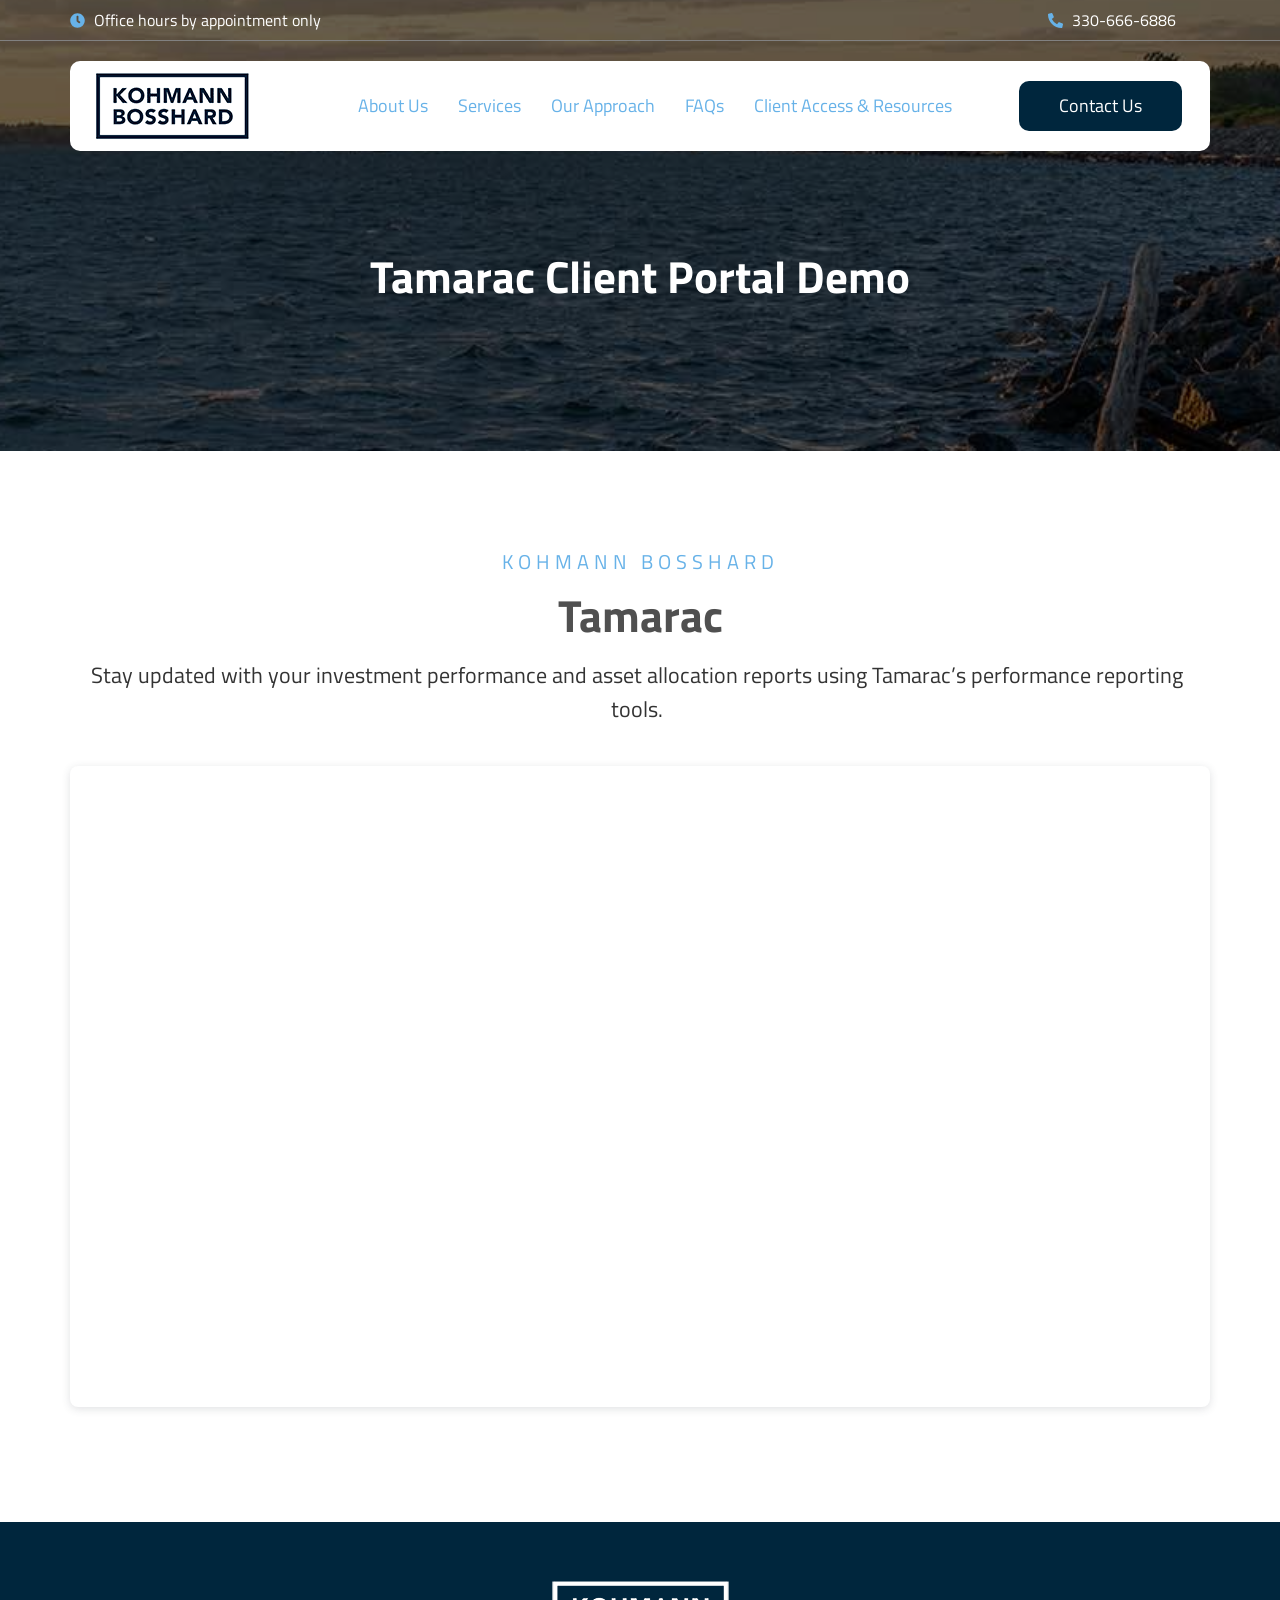
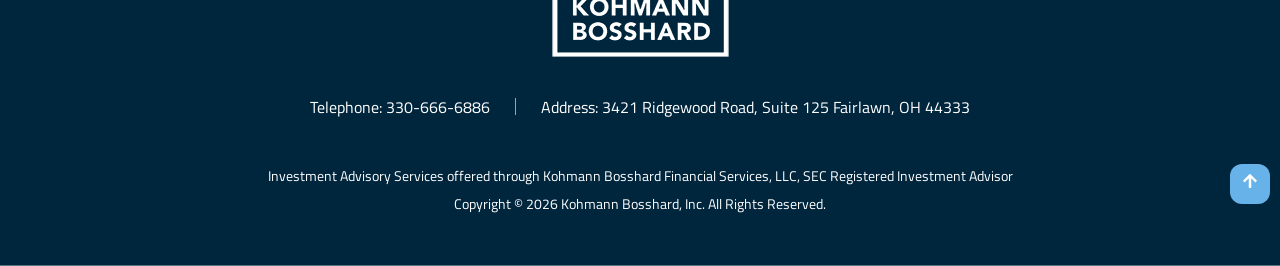
<file: tamarac-client-portal-demo/index.html>
<!DOCTYPE html>
<html lang="en-US">
<head>
<meta charset="UTF-8">
<meta name="viewport" content="width=device-width, initial-scale=1.0, viewport-fit=cover">
<title>Tamarac &#8211; Kohmann Bosshard</title>
<link rel="canonical" href="https://kohmannbosshard.com/tamarac-client-portal-demo/">
<link rel="stylesheet" href="/css/reset.css">
<link rel="stylesheet" href="/css/theme.css">
<link rel="stylesheet" href="/css/header-footer.css">
<link rel="stylesheet" href="/css/frontend.min.css">
<link rel="stylesheet" href="/css/post-334.css">
<link rel="stylesheet" href="/css/post-1722.css">
<link rel="stylesheet" href="/css/widget-icon-list.min.css">
<link rel="stylesheet" href="/css/widget-image.min.css">
<link rel="stylesheet" href="/css/common.css">
<link rel="stylesheet" href="/css/nav-menu.css">
<link rel="stylesheet" href="/css/widget-heading.min.css">
<link rel="stylesheet" href="/css/back-to-top.css">
<link rel="stylesheet" href="/css/all.min.css">
<link rel="stylesheet" href="/css/v4-shims.min.css">
<link rel="stylesheet" href="/css/e-animation-shrink.min.css">
<link rel="stylesheet" href="/css/style.min.css">
<link rel="stylesheet" href="/css/font-awesome.min.css">
<link rel="stylesheet" href="/css/montserrat.css">
<link rel="stylesheet" href="/css/titilliumweb.css">
<link rel="stylesheet" href="/css/ekiticons.css">
<link rel="stylesheet" href="/css/elementor-inline-16f7a1a5587e.css">
<link rel="stylesheet" href="/css/custom.css">
<link rel="stylesheet" href="/css/site.css">
</head>
<body class="wp-singular page-template page-template-elementor_canvas page page-id-1722 wp-custom-logo wp-embed-responsive wp-theme-hello-elementor hello-elementor-default elementor-default elementor-template-canvas elementor-kit-334 elementor-page elementor-page-1722">

			<div data-elementor-type="wp-page" data-elementor-id="1722" class="elementor elementor-1722" data-elementor-settings="{&quot;ha_cmc_init_switcher&quot;:&quot;no&quot;}" data-elementor-post-type="page">
						<section class="elementor-section elementor-top-section elementor-element elementor-element-6981eed0 elementor-hidden-tablet elementor-hidden-mobile elementor-section-boxed elementor-section-height-default elementor-section-height-default" data-id="6981eed0" data-element_type="section" data-e-type="section" data-settings="{&quot;animation&quot;:&quot;none&quot;,&quot;_ha_eqh_enable&quot;:false}">
						<div class="elementor-container elementor-column-gap-default">
					<div class="elementor-column elementor-col-33 elementor-top-column elementor-element elementor-element-40eb1b3" data-id="40eb1b3" data-element_type="column" data-e-type="column">
			<div class="elementor-widget-wrap elementor-element-populated">
						<div class="elementor-element elementor-element-44584298 elementor-align-start elementor-icon-list--layout-traditional elementor-list-item-link-full_width elementor-widget elementor-widget-icon-list" data-id="44584298" data-element_type="widget" data-e-type="widget" data-widget_type="icon-list.default">
				<div class="elementor-widget-container">
							<ul class="elementor-icon-list-items">
							<li class="elementor-icon-list-item">
											<span class="elementor-icon-list-icon">
							<svg aria-hidden="true" class="e-font-icon-svg e-fas-clock" viewBox="0 0 512 512" xmlns="http://www.w3.org/2000/svg"><path d="M256,8C119,8,8,119,8,256S119,504,256,504,504,393,504,256,393,8,256,8Zm92.49,313h0l-20,25a16,16,0,0,1-22.49,2.5h0l-67-49.72a40,40,0,0,1-15-31.23V112a16,16,0,0,1,16-16h32a16,16,0,0,1,16,16V256l58,42.5A16,16,0,0,1,348.49,321Z"></path></svg>						</span>
										<span class="elementor-icon-list-text">Office hours by appointment only</span>
									</li>
						</ul>
						</div>
				</div>
					</div>
		</div>
				<div class="elementor-column elementor-col-33 elementor-top-column elementor-element elementor-element-6435d8d7" data-id="6435d8d7" data-element_type="column" data-e-type="column">
			<div class="elementor-widget-wrap">
							</div>
		</div>
				<div class="elementor-column elementor-col-33 elementor-top-column elementor-element elementor-element-2d556122" data-id="2d556122" data-element_type="column" data-e-type="column">
			<div class="elementor-widget-wrap elementor-element-populated">
						<div class="elementor-element elementor-element-6bdae237 elementor-icon-list--layout-inline elementor-align-end elementor-list-item-link-full_width elementor-widget elementor-widget-icon-list" data-id="6bdae237" data-element_type="widget" data-e-type="widget" data-widget_type="icon-list.default">
				<div class="elementor-widget-container">
							<ul class="elementor-icon-list-items elementor-inline-items">
							<li class="elementor-icon-list-item elementor-inline-item">
											<span class="elementor-icon-list-icon">
							<svg aria-hidden="true" class="e-font-icon-svg e-fas-phone-alt" viewBox="0 0 512 512" xmlns="http://www.w3.org/2000/svg"><path d="M497.39 361.8l-112-48a24 24 0 0 0-28 6.9l-49.6 60.6A370.66 370.66 0 0 1 130.6 204.11l60.6-49.6a23.94 23.94 0 0 0 6.9-28l-48-112A24.16 24.16 0 0 0 122.6.61l-104 24A24 24 0 0 0 0 48c0 256.5 207.9 464 464 464a24 24 0 0 0 23.4-18.6l24-104a24.29 24.29 0 0 0-14.01-27.6z"></path></svg>						</span>
										<span class="elementor-icon-list-text">330-666-6886</span>
									</li>
						</ul>
						</div>
				</div>
					</div>
		</div>
					</div>
		</section>
				<section class="elementor-section elementor-top-section elementor-element elementor-element-236175c elementor-section-boxed elementor-section-height-default elementor-section-height-default" data-id="236175c" data-element_type="section" data-e-type="section" data-settings="{&quot;animation&quot;:&quot;none&quot;,&quot;_ha_eqh_enable&quot;:false}">
						<div class="elementor-container elementor-column-gap-default">
					<div class="elementor-column elementor-col-100 elementor-top-column elementor-element elementor-element-5a9f65f" data-id="5a9f65f" data-element_type="column" data-e-type="column" data-settings="{&quot;background_background&quot;:&quot;classic&quot;,&quot;animation&quot;:&quot;none&quot;}">
			<div class="elementor-widget-wrap elementor-element-populated">
						<section class="elementor-section elementor-inner-section elementor-element elementor-element-70252c1 elementor-section-boxed elementor-section-height-default elementor-section-height-default" data-id="70252c1" data-element_type="section" data-e-type="section" data-settings="{&quot;animation&quot;:&quot;none&quot;,&quot;_ha_eqh_enable&quot;:false}">
						<div class="elementor-container elementor-column-gap-default">
					<div class="elementor-column elementor-col-33 elementor-inner-column elementor-element elementor-element-11f6b47" data-id="11f6b47" data-element_type="column" data-e-type="column" data-settings="{&quot;animation&quot;:&quot;none&quot;}">
			<div class="elementor-widget-wrap elementor-element-populated">
						<div class="elementor-element elementor-element-7ba3f43 elementor-widget elementor-widget-image" data-id="7ba3f43" data-element_type="widget" data-e-type="widget" data-settings="{&quot;_animation&quot;:&quot;none&quot;}" data-widget_type="image.default">
				<div class="elementor-widget-container">
																<a href="/">
							<img decoding="async" width="166" height="80" class="attachment-large size-large wp-image-757 " alt="Kohmann Bosshard" src="/images/Kohmann-Bosshard-Logo-166x80-1.png" />								</a>
															</div>
				</div>
					</div>
		</div>
				<div class="elementor-column elementor-col-33 elementor-inner-column elementor-element elementor-element-6328e21" data-id="6328e21" data-element_type="column" data-e-type="column">
			<div class="elementor-widget-wrap elementor-element-populated">
						<div class="elementor-element elementor-element-f1fae3d elementor-widget elementor-widget-ekit-nav-menu" data-id="f1fae3d" data-element_type="widget" data-e-type="widget" data-settings="{&quot;_animation&quot;:&quot;none&quot;}" data-widget_type="ekit-nav-menu.default">
				<div class="elementor-widget-container">
							<nav class="ekit-wid-con ekit_menu_responsive_tablet"
			aria-label="New Site Menu top"
			data-hamburger-icon="icon icon-burger-menu"
			data-hamburger-icon-type="icon"
			data-responsive-breakpoint="1024"
			data-close-on-anchor="no">
			            <button class="elementskit-menu-hamburger elementskit-menu-toggler"  type="button" aria-expanded="false" aria-controls="ekit-megamenu-new-site-menu-top" aria-label="Menu">
                <i aria-hidden="true" class="ekit-menu-icon icon icon-burger-menu"></i>            </button>
            <div id="ekit-megamenu-new-site-menu-top" class="elementskit-menu-container elementskit-menu-offcanvas-elements elementskit-navbar-nav-default ekit-nav-menu-one-page-no ekit-nav-dropdown-hover"><ul id="menu-new-site-menu-top" class="elementskit-navbar-nav elementskit-menu-po-center submenu-click-on-icon"><li id="menu-item-668" class="menu-item menu-item-type-post_type menu-item-object-page menu-item-668 nav-item elementskit-mobile-builder-content" data-vertical-menu=750px><a href="/about-us/" class="ekit-menu-nav-link">About Us</a></li>
<li id="menu-item-666" class="menu-item menu-item-type-post_type menu-item-object-page menu-item-666 nav-item elementskit-mobile-builder-content" data-vertical-menu=750px><a href="/services/" class="ekit-menu-nav-link">Services</a></li>
<li id="menu-item-665" class="menu-item menu-item-type-post_type menu-item-object-page menu-item-665 nav-item elementskit-mobile-builder-content" data-vertical-menu=750px><a href="/our-approach/" class="ekit-menu-nav-link">Our Approach</a></li>
<li id="menu-item-664" class="menu-item menu-item-type-post_type menu-item-object-page menu-item-664 nav-item elementskit-mobile-builder-content" data-vertical-menu=750px><a href="/faqs/" class="ekit-menu-nav-link">FAQs</a></li>
<li id="menu-item-1060" class="menu-item menu-item-type-post_type menu-item-object-page menu-item-1060 nav-item elementskit-mobile-builder-content" data-vertical-menu=750px><a href="/resources-2/" class="ekit-menu-nav-link">Client Access &#038; Resources</a></li>
<li id="menu-item-1582" class="mobile-contact-link menu-item menu-item-type-custom menu-item-object-custom menu-item-1582 nav-item elementskit-mobile-builder-content" data-vertical-menu=750px><a href="/contact-us/" class="ekit-menu-nav-link">Contact Us</a></li>
</ul><div class="elementskit-nav-identity-panel"><a class="elementskit-nav-logo" href="/" target="" rel=""><img title="Kohmann-Bosshard-Logo-121&#215;59" alt="Kohmann Bosshard" decoding="async" src="/images/Kohmann-Bosshard-Logo-121x59-1.png" class="" /></a><button class="elementskit-menu-close elementskit-menu-toggler" type="button">X</button></div></div>
			<div class="elementskit-menu-overlay elementskit-menu-offcanvas-elements elementskit-menu-toggler ekit-nav-menu--overlay"></div>        </nav>
						</div>
				</div>
					</div>
		</div>
				<div class="elementor-column elementor-col-33 elementor-inner-column elementor-element elementor-element-58cfb97 elementor-hidden-tablet elementor-hidden-mobile" data-id="58cfb97" data-element_type="column" data-e-type="column">
			<div class="elementor-widget-wrap elementor-element-populated">
						<div class="elementor-element elementor-element-dc2f740 elementor-align-right elementor-widget elementor-widget-button" data-id="dc2f740" data-element_type="widget" data-e-type="widget" data-settings="{&quot;_animation&quot;:&quot;none&quot;}" data-widget_type="button.default">
				<div class="elementor-widget-container">
									<div class="elementor-button-wrapper">
					<a class="elementor-button elementor-button-link elementor-size-sm elementor-animation-shrink" href="/contact-us/">
						<span class="elementor-button-content-wrapper">
									<span class="elementor-button-text">Contact Us</span>
					</span>
					</a>
				</div>
								</div>
				</div>
					</div>
		</div>
					</div>
		</section>
					</div>
		</div>
					</div>
		</section>
				<section class="elementor-section elementor-top-section elementor-element elementor-element-2d5e225f elementor-section-height-min-height elementor-section-boxed elementor-section-height-default elementor-section-items-middle" data-id="2d5e225f" data-element_type="section" data-e-type="section" data-settings="{&quot;background_background&quot;:&quot;classic&quot;,&quot;_ha_eqh_enable&quot;:false}">
							<div class="elementor-background-overlay"></div>
							<div class="elementor-container elementor-column-gap-no">
					<div class="elementor-column elementor-col-100 elementor-top-column elementor-element elementor-element-3ebf29ef" data-id="3ebf29ef" data-element_type="column" data-e-type="column">
			<div class="elementor-widget-wrap elementor-element-populated">
						<div class="elementor-element elementor-element-4a4336b4 elementor-widget elementor-widget-heading" data-id="4a4336b4" data-element_type="widget" data-e-type="widget" data-settings="{&quot;_animation&quot;:&quot;none&quot;}" data-widget_type="heading.default">
				<div class="elementor-widget-container">
					<h1 class="elementor-heading-title elementor-size-default">Tamarac Client Portal Demo</h1>				</div>
				</div>
					</div>
		</div>
					</div>
		</section>
				<section class="elementor-section elementor-top-section elementor-element elementor-element-50d69b75 elementor-section-boxed elementor-section-height-default elementor-section-height-default" data-id="50d69b75" data-element_type="section" data-e-type="section" data-settings="{&quot;_ha_eqh_enable&quot;:false}">
						<div class="elementor-container elementor-column-gap-default">
					<div class="elementor-column elementor-col-100 elementor-top-column elementor-element elementor-element-3c39ea6c" data-id="3c39ea6c" data-element_type="column" data-e-type="column">
			<div class="elementor-widget-wrap elementor-element-populated">
						<div class="elementor-element elementor-element-72cedb9b elementor-widget elementor-widget-heading" data-id="72cedb9b" data-element_type="widget" data-e-type="widget" data-widget_type="heading.default">
				<div class="elementor-widget-container">
					<h6 class="elementor-heading-title elementor-size-default">KOHMANN BOSSHARD</h6>				</div>
				</div>
				<div class="elementor-element elementor-element-3513c7d elementor-widget elementor-widget-heading" data-id="3513c7d" data-element_type="widget" data-e-type="widget" data-widget_type="heading.default">
				<div class="elementor-widget-container">
					<h2 class="elementor-heading-title elementor-size-default">Tamarac</h2>				</div>
				</div>
				<div class="elementor-element elementor-element-612e5a28 elementor-widget__width-initial elementor-widget elementor-widget-text-editor" data-id="612e5a28" data-element_type="widget" data-e-type="widget" data-widget_type="text-editor.default">
				<div class="elementor-widget-container">
									<p class="p1">Stay updated with your investment performance and asset allocation reports using Tamarac’s performance reporting tools.</p>								</div>
				</div>
				<div class="elementor-element elementor-element-7fcf183 elementor-widget elementor-widget-html" data-id="7fcf183" data-element_type="widget" data-e-type="widget" data-widget_type="html.default">
				<div class="elementor-widget-container">
					<div style="position: relative; width: 100%; height: 0; padding-top: 56.2500%;
 padding-bottom: 0; box-shadow: 0 2px 8px 0 rgba(63,69,81,0.16); margin-top: 1.6em; margin-bottom: 0.9em; overflow: hidden;
 border-radius: 8px; will-change: transform;">
  <iframe style="position: absolute; width: 100%; height: 100%; top: 0; left: 0; border: none; padding: 0;margin: 0;"
    data-src="https://www.canva.com/design/DAG2bkvsf8c/1PC8QJIQ08aiwyq1ukHARw/watch?embed" allowfullscreen="allowfullscreen" allow="fullscreen" src="https://www.canva.com/design/DAG2bkvsf8c/1PC8QJIQ08aiwyq1ukHARw/watch?embed" class="" data-load-mode="0">
  </iframe>
</div>				</div>
				</div>
					</div>
		</div>
					</div>
		</section>
				<section class="elementor-section elementor-top-section elementor-element elementor-element-4378a0e1 elementor-section-full_width elementor-section-height-default elementor-section-height-default" data-id="4378a0e1" data-element_type="section" data-e-type="section" data-settings="{&quot;background_background&quot;:&quot;classic&quot;,&quot;_ha_eqh_enable&quot;:false}">
						<div class="elementor-container elementor-column-gap-default">
					<div class="elementor-column elementor-col-100 elementor-top-column elementor-element elementor-element-58b8b5f6" data-id="58b8b5f6" data-element_type="column" data-e-type="column">
			<div class="elementor-widget-wrap elementor-element-populated">
						<div class="elementor-element elementor-element-6d113f57 elementor-absolute elementor-widget elementor-widget-elementskit-back-to-top" data-id="6d113f57" data-element_type="widget" data-e-type="widget" data-settings="{&quot;_position&quot;:&quot;absolute&quot;}" data-widget_type="elementskit-back-to-top.default">
				<div class="elementor-widget-container">
					<div class="ekit-wid-con" >			<div class="ekit-back-to-top-container ekit-btt icon_only" data-settings="{&quot;offset_top&quot;:0,&quot;show_after&quot;:null,&quot;show_scroll&quot;:&quot;&quot;,&quot;style&quot;:&quot;icon_only&quot;,&quot;foreground&quot;:null,&quot;background&quot;:null}"> 
				<button type="button" class="ekit-btt__button " aria-label="Back to top">
					<svg aria-hidden="true" class="e-font-icon-svg e-fas-arrow-up" viewBox="0 0 448 512" xmlns="http://www.w3.org/2000/svg"><path d="M34.9 289.5l-22.2-22.2c-9.4-9.4-9.4-24.6 0-33.9L207 39c9.4-9.4 24.6-9.4 33.9 0l194.3 194.3c9.4 9.4 9.4 24.6 0 33.9L413 289.4c-9.5 9.5-25 9.3-34.3-.4L264 168.6V456c0 13.3-10.7 24-24 24h-32c-13.3 0-24-10.7-24-24V168.6L69.2 289.1c-9.3 9.8-24.8 10-34.3.4z"></path></svg>				</button>
			</div>
		</div>				</div>
				</div>
					</div>
		</div>
					</div>
		</section>
				<section class="elementor-section elementor-top-section elementor-element elementor-element-a480031 elementor-section-boxed elementor-section-height-default elementor-section-height-default" data-id="a480031" data-element_type="section" data-e-type="section" data-settings="{&quot;background_background&quot;:&quot;classic&quot;,&quot;_ha_eqh_enable&quot;:false}">
						<div class="elementor-container elementor-column-gap-default">
					<div class="elementor-column elementor-col-100 elementor-top-column elementor-element elementor-element-b93bebe" data-id="b93bebe" data-element_type="column" data-e-type="column">
			<div class="elementor-widget-wrap elementor-element-populated">
						<div class="elementor-element elementor-element-47e1aeb elementor-widget elementor-widget-image" data-id="47e1aeb" data-element_type="widget" data-e-type="widget" data-settings="{&quot;_animation&quot;:&quot;none&quot;}" data-widget_type="image.default">
				<div class="elementor-widget-container">
															<img decoding="async" width="189" height="92" class="attachment-large size-large wp-image-792 " alt="Kohmann Bosshard" src="/images/Kohmann-Bosshard-Logo-189x92-1.png" />															</div>
				</div>
				<div class="elementor-element elementor-element-6603333 elementor-mobile-align-center elementor-icon-list--layout-inline elementor-align-center elementor-list-item-link-full_width elementor-widget elementor-widget-icon-list" data-id="6603333" data-element_type="widget" data-e-type="widget" data-settings="{&quot;_animation&quot;:&quot;none&quot;}" data-widget_type="icon-list.default">
				<div class="elementor-widget-container">
							<ul class="elementor-icon-list-items elementor-inline-items">
							<li class="elementor-icon-list-item elementor-inline-item">
										<span class="elementor-icon-list-text">Telephone: 330-666-6886</span>
									</li>
								<li class="elementor-icon-list-item elementor-inline-item">
										<span class="elementor-icon-list-text">Address: 3421 Ridgewood Road, Suite 125 Fairlawn, OH 44333</span>
									</li>
						</ul>
						</div>
				</div>
				<div class="elementor-element elementor-element-c9b331d elementor-widget elementor-widget-text-editor" data-id="c9b331d" data-element_type="widget" data-e-type="widget" data-settings="{&quot;_animation&quot;:&quot;none&quot;}" data-widget_type="text-editor.default">
				<div class="elementor-widget-container">
									<p>Investment Advisory Services offered through Kohmann Bosshard Financial Services, LLC, SEC Registered Investment Advisor</p><p>Copyright © <span class="copyright-year">2026</span> Kohmann Bosshard, Inc. All Rights Reserved.</p>								</div>
				</div>
					</div>
		</div>
					</div>
		</section>
				</div>
		
<script src="/js/site.js"></script>
</body>
</html>
</file>
<file: css/theme.css>
.comments-area a,.page-content a{text-decoration:underline}.alignright{float:right;margin-left:1rem}.alignleft{float:left;margin-right:1rem}.aligncenter{clear:both;display:block;margin-inline:auto}.alignwide{margin-inline:-80px}.alignfull{margin-inline:calc(50% - 50vw);max-width:100vw;overflow-x:hidden;width:100vw}.alignfull img{width:100%}.wp-caption{margin-block-end:1.25rem;max-width:100%}.wp-caption.alignleft{margin:5px 20px 20px 0}.wp-caption.alignright{margin:5px 0 20px 20px}.wp-caption img{display:block;margin-inline:auto}.wp-caption-text{margin:0}.gallery-caption{display:block;font-size:.8125rem;line-height:1.5;margin:0;padding:.75rem}.pagination{display:flex;justify-content:space-between;margin:20px auto}.sticky{display:block;position:relative}.bypostauthor{font-size:inherit}.hide{display:none!important}.post-password-form{margin:50px auto;max-width:500px}.post-password-form p{align-items:flex-end;display:flex;width:100%}.post-password-form [type=submit]{margin-inline-start:3px}.screen-reader-text{clip:rect(1px,1px,1px,1px);height:1px;overflow:hidden;position:absolute!important;width:1px;word-wrap:normal!important}.screen-reader-text:focus{background-color:#eee;clip:auto!important;clip-path:none;color:#333;display:block;font-size:1rem;height:auto;left:5px;line-height:normal;padding:12px 24px;text-decoration:none;top:5px;width:auto;z-index:100000}.post .entry-title a{text-decoration:none}.post .wp-post-image{max-height:500px;-o-object-fit:cover;object-fit:cover;width:100%}@media(max-width:991px){.post .wp-post-image{max-height:400px}}@media(max-width:575px){.post .wp-post-image{max-height:300px}}#comments .comment-list{font-size:.9em;list-style:none;margin:0;padding:0}#comments .comment,#comments .pingback{position:relative}#comments .comment .comment-body,#comments .pingback .comment-body{border-block-end:1px solid #ccc;display:flex;flex-direction:column;padding-block-end:30px;padding-block-start:30px;padding-inline-end:0;padding-inline-start:60px}#comments .comment .avatar,#comments .pingback .avatar{border-radius:50%;left:0;margin-inline-end:10px;position:absolute}body.rtl #comments .comment .avatar,body.rtl #comments .pingback .avatar,html[dir=rtl] #comments .comment .avatar,html[dir=rtl] #comments .pingback .avatar{left:auto;right:0}#comments .comment-meta{display:flex;justify-content:space-between;margin-block-end:.9rem}#comments .comment-metadata,#comments .reply{font-size:11px;line-height:1}#comments .children{list-style:none;margin:0;padding-inline-start:30px;position:relative}#comments .children li:last-child{padding-block-end:0}#comments ol.comment-list .children:before{content:"↪";display:inline-block;font-size:1em;font-weight:400;left:0;line-height:1;position:absolute;top:45px;width:auto}body.rtl #comments ol.comment-list .children:before,html[dir=rtl] #comments ol.comment-list .children:before{content:"↩";left:auto;right:0}@media(min-width:768px){#comments .comment-author,#comments .comment-metadata{line-height:1}}@media(max-width:767px){#comments .comment .comment-body{padding:30px 0}#comments .children{padding-inline-start:20px}#comments .comment .avatar{float:left;position:inherit}body.rtl #comments .comment .avatar,html[dir=rtl] #comments .comment .avatar{float:right}}.page-header .entry-title,.site-footer .footer-inner,.site-footer:not(.dynamic-footer),.site-header .header-inner,.site-header:not(.dynamic-header),body:not([class*=elementor-page-]) .site-main{margin-inline-end:auto;margin-inline-start:auto;width:100%}@custom-media --hello-screen-xs-and-below (width < 576px);@custom-media --hello-screen-xs-and-above (width >= 576px);@custom-media --hello-screen-xs-only (0 <= width < 576px);@custom-media --hello-screen-sm-and-below (width < 768px);@custom-media --hello-screen-sm-and-above (width >= 768px);@custom-media --hello-screen-sm-only (576px <= width < 768px);@custom-media --hello-screen-md-and-below (width < 992px);@custom-media --hello-screen-md-and-above (width >= 992px);@custom-media --hello-screen-md-only (768px <= width < 992px);@custom-media --hello-screen-xl-and-below (width < 1200px);@custom-media --hello-screen-xl-and-above (width >= 1200px);@custom-media --hello-screen-xl-only (992px <= width < 1200px);@media(max-width:575px){.page-header .entry-title,.site-footer .footer-inner,.site-footer:not(.dynamic-footer),.site-header .header-inner,.site-header:not(.dynamic-header),body:not([class*=elementor-page-]) .site-main{padding-inline-end:10px;padding-inline-start:10px}}@media(min-width:576px){.page-header .entry-title,.site-footer .footer-inner,.site-footer:not(.dynamic-footer),.site-header .header-inner,.site-header:not(.dynamic-header),body:not([class*=elementor-page-]) .site-main{max-width:500px}.site-footer.footer-full-width .footer-inner,.site-header.header-full-width .header-inner{max-width:100%}}@media(min-width:768px){.page-header .entry-title,.site-footer .footer-inner,.site-footer:not(.dynamic-footer),.site-header .header-inner,.site-header:not(.dynamic-header),body:not([class*=elementor-page-]) .site-main{max-width:600px}.site-footer.footer-full-width,.site-header.header-full-width{max-width:100%}}@media(min-width:992px){.page-header .entry-title,.site-footer .footer-inner,.site-footer:not(.dynamic-footer),.site-header .header-inner,.site-header:not(.dynamic-header),body:not([class*=elementor-page-]) .site-main{max-width:800px}.site-footer.footer-full-width,.site-header.header-full-width{max-width:100%}}@media(min-width:1200px){.page-header .entry-title,.site-footer .footer-inner,.site-footer:not(.dynamic-footer),.site-header .header-inner,.site-header:not(.dynamic-header),body:not([class*=elementor-page-]) .site-main{max-width:1140px}.site-footer.footer-full-width,.site-header.header-full-width{max-width:100%}}.site-header+.elementor{min-height:calc(100vh - 320px)}
</file>
<file: css/header-footer.css>
.site-header{display:flex;flex-wrap:wrap;justify-content:space-between;padding-block-end:1rem;padding-block-start:1rem;position:relative}.site-header .site-title{font-size:2.5rem;font-weight:500;line-height:1.2}.site-header .site-branding{display:flex;flex-direction:column;gap:.5rem;justify-content:center}.site-header .header-inner{display:flex;flex-wrap:wrap;justify-content:space-between}.site-header .header-inner .custom-logo-link{display:block}.site-header .header-inner .site-branding .site-description,.site-header .header-inner .site-branding .site-title{margin:0}.site-header .header-inner .site-branding .site-logo img{display:block}.site-header .header-inner .site-branding.show-logo .site-title,.site-header .header-inner .site-branding.show-title .site-logo{display:none!important}.site-header.header-inverted .header-inner{flex-direction:row-reverse}.site-header.header-inverted .header-inner .site-branding{text-align:end}.site-header.header-stacked .header-inner{align-items:center;flex-direction:column;text-align:center}.site-footer{padding-block-end:1rem;padding-block-start:1rem;position:relative}.site-footer .site-title{font-size:1.5rem;font-weight:500;line-height:1.2}.site-footer .site-branding{display:flex;flex-direction:column;gap:.5rem;justify-content:center}.site-footer .footer-inner{display:flex;flex-wrap:wrap;justify-content:space-between}.site-footer .footer-inner .custom-logo-link{display:block}.site-footer .footer-inner .site-branding .site-description,.site-footer .footer-inner .site-branding .site-title{margin:0}.site-footer .footer-inner .site-branding .site-logo img{display:block}.site-footer .footer-inner .site-branding.show-logo .site-title,.site-footer .footer-inner .site-branding.show-title .site-logo{display:none!important}.site-footer .footer-inner .copyright{align-items:center;display:flex;justify-content:flex-end}.site-footer .footer-inner .copyright p{margin:0}.site-footer.footer-inverted .footer-inner{flex-direction:row-reverse}.site-footer.footer-inverted .footer-inner .site-branding{text-align:end}.site-footer.footer-stacked .footer-inner{align-items:center;flex-direction:column;text-align:center}.site-footer.footer-stacked .footer-inner .site-branding .site-title{text-align:center}.site-footer.footer-stacked .footer-inner .site-navigation .menu{padding:0}@media(max-width:576px){.site-footer:not(.footer-stacked) .footer-inner .copyright,.site-footer:not(.footer-stacked) .footer-inner .site-branding,.site-footer:not(.footer-stacked) .footer-inner .site-navigation{display:block;max-width:none;text-align:center;width:100%}.site-footer .footer-inner .site-navigation ul.menu{justify-content:center}.site-footer .footer-inner .site-navigation ul.menu li{display:inline-block}}.site-header.header-stacked .site-navigation-toggle-holder{justify-content:center;max-width:100%}.site-header.menu-layout-dropdown .site-navigation{display:none}.site-navigation-toggle-holder{align-items:center;display:flex;padding:8px 15px}.site-navigation-toggle-holder .site-navigation-toggle{align-items:center;background-color:rgba(0,0,0,.05);border:0 solid;border-radius:3px;color:#494c4f;cursor:pointer;display:flex;justify-content:center;padding:.5rem}.site-navigation-toggle-holder .site-navigation-toggle-icon{display:block;width:1.25rem}.site-navigation-toggle-holder .site-navigation-toggle-icon:after,.site-navigation-toggle-holder .site-navigation-toggle-icon:before{background-color:currentcolor;border-radius:3px;content:"";display:block;height:3px;transition:all .2s ease-in-out}.site-navigation-toggle-holder .site-navigation-toggle-icon:before{box-shadow:0 .35rem 0 currentcolor;margin-block-end:.5rem}.site-navigation-toggle-holder .site-navigation-toggle[aria-expanded=true] .site-navigation-toggle-icon:before{box-shadow:none;transform:translateY(.35rem) rotate(45deg)}.site-navigation-toggle-holder .site-navigation-toggle[aria-expanded=true] .site-navigation-toggle-icon:after{transform:translateY(-.35rem) rotate(-45deg)}.site-navigation{align-items:center;display:flex}.site-navigation ul.menu,.site-navigation ul.menu ul{list-style-type:none;padding:0}.site-navigation ul.menu{display:flex;flex-wrap:wrap}.site-navigation ul.menu li{display:flex;position:relative}.site-navigation ul.menu li a{display:block;padding:8px 15px}.site-navigation ul.menu li ul a{color:#333}.site-navigation ul.menu li ul a:focus,.site-navigation ul.menu li ul a:hover{color:#222}.site-navigation ul.menu li.menu-item-has-children{padding-inline-end:15px}.site-navigation ul.menu li.menu-item-has-children:after{align-items:center;color:#666;content:"▾";display:flex;font-size:1.5em;justify-content:center;text-decoration:none}.site-navigation ul.menu li.menu-item-has-children:focus-within>ul{display:block}.site-navigation ul.menu li ul{background:#fff;display:none;inset-block-start:100%;inset-inline-start:0;max-width:calc(100vw - 2rem);min-width:150px;position:absolute;z-index:2}.site-navigation ul.menu li ul li{border-block-end:1px solid #eee}.site-navigation ul.menu li ul li:last-child{border-block-end:none}.site-navigation ul.menu li ul li.menu-item-has-children a{flex-grow:1}.site-navigation ul.menu li ul li.menu-item-has-children:after{transform:translateY(-50%) rotate(-90deg)}.site-navigation ul.menu li ul ul{inset-block-start:0;inset-inline-start:100%}.site-navigation ul.menu li:last-child>ul,.site-navigation ul.menu li:nth-last-child(2)>ul{inset-inline-end:0;inset-inline-start:auto}.site-navigation ul.menu li:hover>ul{display:block}footer .site-navigation ul.menu li ul{bottom:100%;top:auto}footer .site-navigation ul.menu li ul ul{bottom:0}footer .site-navigation ul.menu a{padding:5px 15px}.site-navigation-dropdown{bottom:0;left:0;margin-block-start:10px;position:absolute;transform-origin:top;transition:max-height .3s,transform .3s;width:100%;z-index:10000}.site-navigation-toggle-holder:not(.elementor-active)+.site-navigation-dropdown{max-height:0;transform:scaleY(0)}.site-navigation-toggle-holder.elementor-active+.site-navigation-dropdown{max-height:100vh;transform:scaleY(1)}.site-navigation-dropdown ul{padding:0}.site-navigation-dropdown ul.menu{background:#fff;margin:0;padding:0;position:absolute;width:100%}.site-navigation-dropdown ul.menu li{display:block;position:relative;width:100%}.site-navigation-dropdown ul.menu li a{background:#fff;box-shadow:inset 0 -1px 0 rgba(0,0,0,.102);color:#55595c;display:block;padding:20px}.site-navigation-dropdown ul.menu li.current-menu-item a{background:#55595c;color:#fff}.site-navigation-dropdown ul.menu>li li{max-height:0;transform:scaleY(0);transform-origin:top;transition:max-height .3s,transform .3s}.site-navigation-dropdown ul.menu li.elementor-active>ul>li{max-height:100vh;transform:scaleY(1)}@media(max-width:576px){.site-header.menu-dropdown-mobile:not(.menu-layout-dropdown) .site-navigation{display:none!important}}@media(min-width:768px){.site-header.menu-dropdown-mobile:not(.menu-layout-dropdown) .site-navigation-toggle-holder{display:none!important}}@media(min-width:576px)and (max-width:767px){.site-header.menu-dropdown-mobile:not(.menu-layout-dropdown) .site-navigation{display:none!important}}@media(min-width:992px){.site-header.menu-dropdown-tablet:not(.menu-layout-dropdown) .site-navigation-toggle-holder{display:none!important}}@media(max-width:992px){.site-header.menu-dropdown-tablet:not(.menu-layout-dropdown) .site-navigation{display:none!important}}.site-header.menu-dropdown-none:not(.menu-layout-dropdown) .site-navigation-toggle-holder{display:none!important}
</file>
<file: css/post-334.css>
.elementor-kit-334{--e-global-color-primary:#00263D;--e-global-color-secondary:#67B2E8;--e-global-color-text:#000000;--e-global-color-accent:#67B2E8;--e-global-color-3fbc52d:#FFFFFF;--e-global-color-4c003df:#818181;--e-global-color-c2a7489:#505050;--e-global-color-d8a9ab8:#F5F4F4;--e-global-typography-primary-font-family:"Montserrat";--e-global-typography-primary-font-weight:600;--e-global-typography-secondary-font-family:"Titillium Web";--e-global-typography-secondary-font-weight:400;--e-global-typography-text-font-family:"Titillium Web";--e-global-typography-text-font-size:18px;--e-global-typography-text-font-weight:400;--e-global-typography-text-line-height:22px;--e-global-typography-accent-font-family:"Titillium Web";--e-global-typography-accent-font-size:18px;--e-global-typography-accent-font-weight:400;--e-global-typography-accent-line-height:18px;--e-global-typography-7eaf677-font-family:"Montserrat";--e-global-typography-7eaf677-font-size:58px;--e-global-typography-7eaf677-font-weight:900;--e-global-typography-7eaf677-text-transform:uppercase;--e-global-typography-7eaf677-line-height:60px;--e-global-typography-e2dd6fe-font-family:"Titillium Web";--e-global-typography-e2dd6fe-font-size:45px;--e-global-typography-e2dd6fe-font-weight:700;--e-global-typography-e2dd6fe-line-height:45px;--e-global-typography-de9e6e9-font-family:"Titillium Web";--e-global-typography-de9e6e9-font-size:43px;--e-global-typography-de9e6e9-font-weight:700;--e-global-typography-de9e6e9-line-height:47px;--e-global-typography-bf8b632-font-family:"Titillium Web";--e-global-typography-bf8b632-font-size:30px;--e-global-typography-bf8b632-font-weight:500;--e-global-typography-bf8b632-line-height:34px;--e-global-typography-679394a-font-family:"Titillium Web";--e-global-typography-679394a-font-size:22px;--e-global-typography-679394a-font-weight:600;--e-global-typography-679394a-line-height:26px;--e-global-typography-a262d88-font-family:"Titillium Web";--e-global-typography-a262d88-font-size:20px;--e-global-typography-a262d88-font-weight:500;--e-global-typography-a262d88-line-height:22px;--e-global-typography-a262d88-letter-spacing:5px;--e-global-typography-59c2742-font-family:"Titillium Web";--e-global-typography-59c2742-font-size:18px;--e-global-typography-59c2742-font-weight:400;--e-global-typography-59c2742-line-height:18px;--e-global-typography-6c0081f-font-family:"Titillium Web";--e-global-typography-6c0081f-font-size:16px;--e-global-typography-6c0081f-font-weight:400;--e-global-typography-6c0081f-line-height:16px;--e-global-typography-e08b9e7-font-family:"Titillium Web";--e-global-typography-e08b9e7-font-size:20px;--e-global-typography-e08b9e7-font-weight:600;--e-global-typography-e08b9e7-line-height:20px;--e-global-typography-3c86e5b-font-family:"Montserrat";--e-global-typography-3c86e5b-font-size:22px;--e-global-typography-3c86e5b-font-weight:600;--e-global-typography-3c86e5b-text-transform:uppercase;--e-global-typography-3c86e5b-line-height:60px;--e-global-typography-698d16e-font-family:"Titillium Web";--e-global-typography-698d16e-font-size:16px;--e-global-typography-698d16e-font-weight:400;--e-global-typography-698d16e-line-height:24px;--e-global-typography-3a18d5b-font-family:"Titillium Web";--e-global-typography-3a18d5b-font-size:32px;--e-global-typography-3a18d5b-font-weight:600;--e-global-typography-3a18d5b-line-height:32px;--e-global-typography-df3133a-font-family:"Titillium Web";--e-global-typography-df3133a-font-size:14px;--e-global-typography-df3133a-font-weight:400;--e-global-typography-df3133a-line-height:14px;--e-global-typography-a1522d2-font-family:"Titillium Web";--e-global-typography-a1522d2-font-size:16px;--e-global-typography-a1522d2-font-weight:400;--e-global-typography-a1522d2-line-height:20px;}.elementor-kit-334 button,.elementor-kit-334 input[type="button"],.elementor-kit-334 input[type="submit"],.elementor-kit-334 .elementor-button{background-color:#BC944D;font-family:var( --e-global-typography-accent-font-family ), Sans-serif;font-size:var( --e-global-typography-accent-font-size );font-weight:var( --e-global-typography-accent-font-weight );line-height:var( --e-global-typography-accent-line-height );color:var( --e-global-color-3fbc52d );border-style:solid;border-width:1px 1px 1px 1px;border-color:var( --e-global-color-secondary );border-radius:0px 0px 0px 0px;padding:25px 50px 25px 50px;}.elementor-kit-334 button:hover,.elementor-kit-334 button:focus,.elementor-kit-334 input[type="button"]:hover,.elementor-kit-334 input[type="button"]:focus,.elementor-kit-334 input[type="submit"]:hover,.elementor-kit-334 input[type="submit"]:focus,.elementor-kit-334 .elementor-button:hover,.elementor-kit-334 .elementor-button:focus{background-color:var( --e-global-color-primary );color:var( --e-global-color-3fbc52d );}.elementor-kit-334 e-page-transition{background-color:#FFBC7D;}.elementor-section.elementor-section-boxed > .elementor-container{max-width:1140px;}.e-con{--container-max-width:1140px;}.elementor-widget:not(:last-child){margin-block-end:20px;}.elementor-element{--widgets-spacing:20px 20px;--widgets-spacing-row:20px;--widgets-spacing-column:20px;}{}h1.entry-title{display:var(--page-title-display);}.site-header .site-branding{flex-direction:column;align-items:stretch;}.site-header{padding-inline-end:0px;padding-inline-start:0px;}.site-footer .site-branding{flex-direction:column;align-items:stretch;}@media(max-width:1024px){.elementor-kit-334{--e-global-typography-text-font-size:16px;--e-global-typography-text-line-height:20px;--e-global-typography-accent-font-size:16px;--e-global-typography-accent-line-height:16px;--e-global-typography-7eaf677-font-size:40px;--e-global-typography-7eaf677-line-height:40px;--e-global-typography-e2dd6fe-font-size:30px;--e-global-typography-e2dd6fe-line-height:35px;--e-global-typography-de9e6e9-font-size:33px;--e-global-typography-de9e6e9-line-height:37px;--e-global-typography-bf8b632-font-size:30px;--e-global-typography-bf8b632-line-height:34px;--e-global-typography-679394a-font-size:20px;--e-global-typography-679394a-line-height:24px;--e-global-typography-a262d88-font-size:18px;--e-global-typography-a262d88-line-height:18px;--e-global-typography-a262d88-letter-spacing:5px;--e-global-typography-59c2742-font-size:16px;--e-global-typography-59c2742-line-height:16px;--e-global-typography-6c0081f-font-size:13px;--e-global-typography-e08b9e7-font-size:18px;--e-global-typography-e08b9e7-line-height:18px;--e-global-typography-3c86e5b-font-size:20px;--e-global-typography-3c86e5b-line-height:20px;--e-global-typography-698d16e-font-size:14px;--e-global-typography-698d16e-line-height:20px;--e-global-typography-3a18d5b-font-size:25px;--e-global-typography-3a18d5b-line-height:25px;--e-global-typography-df3133a-font-size:12px;--e-global-typography-df3133a-line-height:16px;--e-global-typography-a1522d2-font-size:14px;--e-global-typography-a1522d2-line-height:18px;}.elementor-kit-334 button,.elementor-kit-334 input[type="button"],.elementor-kit-334 input[type="submit"],.elementor-kit-334 .elementor-button{font-size:var( --e-global-typography-accent-font-size );line-height:var( --e-global-typography-accent-line-height );}.elementor-section.elementor-section-boxed > .elementor-container{max-width:1024px;}.e-con{--container-max-width:1024px;}}@media(max-width:767px){.elementor-kit-334{--e-global-typography-text-font-size:14px;--e-global-typography-text-line-height:18px;--e-global-typography-accent-font-size:14px;--e-global-typography-accent-line-height:14px;--e-global-typography-7eaf677-font-size:30px;--e-global-typography-7eaf677-line-height:34px;--e-global-typography-e2dd6fe-font-size:20px;--e-global-typography-e2dd6fe-line-height:24px;--e-global-typography-de9e6e9-font-size:23px;--e-global-typography-de9e6e9-line-height:28px;--e-global-typography-bf8b632-font-size:20px;--e-global-typography-bf8b632-line-height:24px;--e-global-typography-679394a-font-size:18px;--e-global-typography-679394a-line-height:22px;--e-global-typography-a262d88-font-size:16px;--e-global-typography-a262d88-line-height:16px;--e-global-typography-a262d88-letter-spacing:5px;--e-global-typography-59c2742-font-size:14px;--e-global-typography-59c2742-line-height:14px;--e-global-typography-6c0081f-font-size:11px;--e-global-typography-6c0081f-line-height:11px;--e-global-typography-e08b9e7-font-size:16px;--e-global-typography-e08b9e7-line-height:16px;--e-global-typography-3c86e5b-font-size:18px;--e-global-typography-3c86e5b-line-height:18em;--e-global-typography-698d16e-font-size:12px;--e-global-typography-698d16e-line-height:17px;--e-global-typography-3a18d5b-font-size:20px;--e-global-typography-3a18d5b-line-height:20px;--e-global-typography-df3133a-font-size:12px;--e-global-typography-df3133a-line-height:16px;--e-global-typography-a1522d2-font-size:12px;--e-global-typography-a1522d2-line-height:16px;}.elementor-kit-334 button,.elementor-kit-334 input[type="button"],.elementor-kit-334 input[type="submit"],.elementor-kit-334 .elementor-button{font-size:var( --e-global-typography-accent-font-size );line-height:var( --e-global-typography-accent-line-height );}.elementor-section.elementor-section-boxed > .elementor-container{max-width:767px;}.e-con{--container-max-width:767px;}}
</file>
<file: css/post-332.css>
.elementor-332 .elementor-element.elementor-element-4f77da53{border-style:solid;border-width:0px 0px 1px 0px;border-color:var( --e-global-color-4c003df );margin-top:0px;margin-bottom:0px;padding:10px 0px 10px 0px;z-index:2;}.elementor-332 .elementor-element.elementor-element-4f77da53, .elementor-332 .elementor-element.elementor-element-4f77da53 > .elementor-background-overlay{border-radius:0px 0px 0px 0px;}.elementor-bc-flex-widget .elementor-332 .elementor-element.elementor-element-2de3cd98.elementor-column .elementor-widget-wrap{align-items:center;}.elementor-332 .elementor-element.elementor-element-2de3cd98.elementor-column.elementor-element[data-element_type="column"] > .elementor-widget-wrap.elementor-element-populated{align-content:center;align-items:center;}.elementor-332 .elementor-element.elementor-element-2de3cd98 > .elementor-widget-wrap > .elementor-widget:not(.elementor-widget__width-auto):not(.elementor-widget__width-initial):not(:last-child):not(.elementor-absolute){margin-block-end:0px;}.elementor-332 .elementor-element.elementor-element-2de3cd98 > .elementor-element-populated{margin:0px 0px 0px 0px;--e-column-margin-right:0px;--e-column-margin-left:0px;padding:0px 0px 0px 0px;}.elementor-332 .elementor-element.elementor-element-27a69c32 > .elementor-widget-container{margin:0px 0px 0px 0px;padding:0px 0px 0px 0px;}.elementor-332 .elementor-element.elementor-element-27a69c32 .elementor-icon-list-items:not(.elementor-inline-items) .elementor-icon-list-item:not(:last-child){padding-block-end:calc(0px/2);}.elementor-332 .elementor-element.elementor-element-27a69c32 .elementor-icon-list-items:not(.elementor-inline-items) .elementor-icon-list-item:not(:first-child){margin-block-start:calc(0px/2);}.elementor-332 .elementor-element.elementor-element-27a69c32 .elementor-icon-list-items.elementor-inline-items .elementor-icon-list-item{margin-inline:calc(0px/2);}.elementor-332 .elementor-element.elementor-element-27a69c32 .elementor-icon-list-items.elementor-inline-items{margin-inline:calc(-0px/2);}.elementor-332 .elementor-element.elementor-element-27a69c32 .elementor-icon-list-items.elementor-inline-items .elementor-icon-list-item:after{inset-inline-end:calc(-0px/2);}.elementor-332 .elementor-element.elementor-element-27a69c32 .elementor-icon-list-icon i{color:var( --e-global-color-secondary );transition:color 0.3s;}.elementor-332 .elementor-element.elementor-element-27a69c32 .elementor-icon-list-icon svg{fill:var( --e-global-color-secondary );transition:fill 0.3s;}.elementor-332 .elementor-element.elementor-element-27a69c32 .elementor-icon-list-item:hover .elementor-icon-list-icon i{color:var( --e-global-color-secondary );}.elementor-332 .elementor-element.elementor-element-27a69c32 .elementor-icon-list-item:hover .elementor-icon-list-icon svg{fill:var( --e-global-color-secondary );}.elementor-332 .elementor-element.elementor-element-27a69c32{--e-icon-list-icon-size:15px;--icon-vertical-offset:0px;}.elementor-332 .elementor-element.elementor-element-27a69c32 .elementor-icon-list-icon{padding-inline-end:0px;}.elementor-332 .elementor-element.elementor-element-27a69c32 .elementor-icon-list-item > .elementor-icon-list-text, .elementor-332 .elementor-element.elementor-element-27a69c32 .elementor-icon-list-item > a{font-family:var( --e-global-typography-a1522d2-font-family ), Sans-serif;font-size:var( --e-global-typography-a1522d2-font-size );font-weight:var( --e-global-typography-a1522d2-font-weight );line-height:var( --e-global-typography-a1522d2-line-height );}.elementor-332 .elementor-element.elementor-element-27a69c32 .elementor-icon-list-text{color:var( --e-global-color-3fbc52d );transition:color 0.3s;}.elementor-332 .elementor-element.elementor-element-27a69c32 .elementor-icon-list-item:hover .elementor-icon-list-text{color:var( --e-global-color-secondary );}.elementor-bc-flex-widget .elementor-332 .elementor-element.elementor-element-488a050a.elementor-column .elementor-widget-wrap{align-items:center;}.elementor-332 .elementor-element.elementor-element-488a050a.elementor-column.elementor-element[data-element_type="column"] > .elementor-widget-wrap.elementor-element-populated{align-content:center;align-items:center;}.elementor-332 .elementor-element.elementor-element-488a050a > .elementor-widget-wrap > .elementor-widget:not(.elementor-widget__width-auto):not(.elementor-widget__width-initial):not(:last-child):not(.elementor-absolute){margin-block-end:0px;}.elementor-332 .elementor-element.elementor-element-488a050a > .elementor-element-populated{border-style:solid;border-width:0px 1px 0px 0px;border-color:var( --e-global-color-4c003df );margin:0px 10px 0px 0px;--e-column-margin-right:10px;--e-column-margin-left:0px;padding:0px 0px 0px 0px;}.elementor-332 .elementor-element.elementor-element-488a050a > .elementor-element-populated, .elementor-332 .elementor-element.elementor-element-488a050a > .elementor-element-populated > .elementor-background-overlay, .elementor-332 .elementor-element.elementor-element-488a050a > .elementor-background-slideshow{border-radius:0px 0px 0px 0px;}.elementor-bc-flex-widget .elementor-332 .elementor-element.elementor-element-36f63f2b.elementor-column .elementor-widget-wrap{align-items:center;}.elementor-332 .elementor-element.elementor-element-36f63f2b.elementor-column.elementor-element[data-element_type="column"] > .elementor-widget-wrap.elementor-element-populated{align-content:center;align-items:center;}.elementor-332 .elementor-element.elementor-element-36f63f2b > .elementor-widget-wrap > .elementor-widget:not(.elementor-widget__width-auto):not(.elementor-widget__width-initial):not(:last-child):not(.elementor-absolute){margin-block-end:0px;}.elementor-332 .elementor-element.elementor-element-36f63f2b > .elementor-element-populated{margin:0px 0px 0px 0px;--e-column-margin-right:0px;--e-column-margin-left:0px;padding:0px 0px 0px 0px;}.elementor-332 .elementor-element.elementor-element-159ab33e > .elementor-widget-container{margin:0px 0px 0px 0px;padding:0px 30px 0px 0px;}.elementor-332 .elementor-element.elementor-element-159ab33e .elementor-icon-list-items:not(.elementor-inline-items) .elementor-icon-list-item:not(:last-child){padding-block-end:calc(17px/2);}.elementor-332 .elementor-element.elementor-element-159ab33e .elementor-icon-list-items:not(.elementor-inline-items) .elementor-icon-list-item:not(:first-child){margin-block-start:calc(17px/2);}.elementor-332 .elementor-element.elementor-element-159ab33e .elementor-icon-list-items.elementor-inline-items .elementor-icon-list-item{margin-inline:calc(17px/2);}.elementor-332 .elementor-element.elementor-element-159ab33e .elementor-icon-list-items.elementor-inline-items{margin-inline:calc(-17px/2);}.elementor-332 .elementor-element.elementor-element-159ab33e .elementor-icon-list-items.elementor-inline-items .elementor-icon-list-item:after{inset-inline-end:calc(-17px/2);}.elementor-332 .elementor-element.elementor-element-159ab33e .elementor-icon-list-icon i{color:var( --e-global-color-secondary );transition:color 0.3s;}.elementor-332 .elementor-element.elementor-element-159ab33e .elementor-icon-list-icon svg{fill:var( --e-global-color-secondary );transition:fill 0.3s;}.elementor-332 .elementor-element.elementor-element-159ab33e .elementor-icon-list-item:hover .elementor-icon-list-icon i{color:var( --e-global-color-secondary );}.elementor-332 .elementor-element.elementor-element-159ab33e .elementor-icon-list-item:hover .elementor-icon-list-icon svg{fill:var( --e-global-color-secondary );}.elementor-332 .elementor-element.elementor-element-159ab33e{--e-icon-list-icon-size:15px;--e-icon-list-icon-align:left;--e-icon-list-icon-margin:0 calc(var(--e-icon-list-icon-size, 1em) * 0.25) 0 0;--icon-vertical-offset:0px;}.elementor-332 .elementor-element.elementor-element-159ab33e .elementor-icon-list-icon{padding-inline-end:0px;}.elementor-332 .elementor-element.elementor-element-159ab33e .elementor-icon-list-item > .elementor-icon-list-text, .elementor-332 .elementor-element.elementor-element-159ab33e .elementor-icon-list-item > a{font-family:var( --e-global-typography-a1522d2-font-family ), Sans-serif;font-size:var( --e-global-typography-a1522d2-font-size );font-weight:var( --e-global-typography-a1522d2-font-weight );line-height:var( --e-global-typography-a1522d2-line-height );}.elementor-332 .elementor-element.elementor-element-159ab33e .elementor-icon-list-text{color:var( --e-global-color-3fbc52d );transition:color 0.3s;}.elementor-332 .elementor-element.elementor-element-159ab33e .elementor-icon-list-item:hover .elementor-icon-list-text{color:var( --e-global-color-secondary );}.elementor-332 .elementor-element.elementor-element-1a8d8b1f{margin-top:20px;margin-bottom:0px;padding:0px 0px 0px 0px;}.elementor-332 .elementor-element.elementor-element-3be32ce6:not(.elementor-motion-effects-element-type-background) > .elementor-widget-wrap, .elementor-332 .elementor-element.elementor-element-3be32ce6 > .elementor-widget-wrap > .elementor-motion-effects-container > .elementor-motion-effects-layer{background-color:var( --e-global-color-3fbc52d );}.elementor-332 .elementor-element.elementor-element-3be32ce6 > .elementor-widget-wrap > .elementor-widget:not(.elementor-widget__width-auto):not(.elementor-widget__width-initial):not(:last-child):not(.elementor-absolute){margin-block-end:0px;}.elementor-332 .elementor-element.elementor-element-3be32ce6 > .elementor-element-populated, .elementor-332 .elementor-element.elementor-element-3be32ce6 > .elementor-element-populated > .elementor-background-overlay, .elementor-332 .elementor-element.elementor-element-3be32ce6 > .elementor-background-slideshow{border-radius:10px 10px 10px 10px;}.elementor-332 .elementor-element.elementor-element-3be32ce6 > .elementor-element-populated{transition:background 0.3s, border 0.3s, border-radius 0.3s, box-shadow 0.3s;margin:0px 0px 0px 0px;--e-column-margin-right:0px;--e-column-margin-left:0px;padding:0px 0px 0px 0px;}.elementor-332 .elementor-element.elementor-element-3be32ce6 > .elementor-element-populated > .elementor-background-overlay{transition:background 0.3s, border-radius 0.3s, opacity 0.3s;}.elementor-332 .elementor-element.elementor-element-3be32ce6{z-index:10;}.elementor-332 .elementor-element.elementor-element-619541d{margin-top:0px;margin-bottom:0px;padding:0px 0px 0px 0px;}.elementor-bc-flex-widget .elementor-332 .elementor-element.elementor-element-c2649a9.elementor-column .elementor-widget-wrap{align-items:center;}.elementor-332 .elementor-element.elementor-element-c2649a9.elementor-column.elementor-element[data-element_type="column"] > .elementor-widget-wrap.elementor-element-populated{align-content:center;align-items:center;}.elementor-332 .elementor-element.elementor-element-c2649a9 > .elementor-widget-wrap > .elementor-widget:not(.elementor-widget__width-auto):not(.elementor-widget__width-initial):not(:last-child):not(.elementor-absolute){margin-block-end:0px;}.elementor-332 .elementor-element.elementor-element-c2649a9 > .elementor-element-populated{margin:0px 0px 0px 20px;--e-column-margin-right:0px;--e-column-margin-left:20px;padding:0px 0px 0px 0px;}.elementor-332 .elementor-element.elementor-element-326c47a2 > .elementor-widget-container{margin:0px 0px 0px 0px;padding:0px 0px 0px 0px;}.elementor-332 .elementor-element.elementor-element-326c47a2{text-align:start;}.elementor-bc-flex-widget .elementor-332 .elementor-element.elementor-element-1a23a8b9.elementor-column .elementor-widget-wrap{align-items:center;}.elementor-332 .elementor-element.elementor-element-1a23a8b9.elementor-column.elementor-element[data-element_type="column"] > .elementor-widget-wrap.elementor-element-populated{align-content:center;align-items:center;}.elementor-332 .elementor-element.elementor-element-1a23a8b9 > .elementor-widget-wrap > .elementor-widget:not(.elementor-widget__width-auto):not(.elementor-widget__width-initial):not(:last-child):not(.elementor-absolute){margin-block-end:0px;}.elementor-332 .elementor-element.elementor-element-1a23a8b9 > .elementor-element-populated{margin:20px 0px 20px 0px;--e-column-margin-right:0px;--e-column-margin-left:0px;padding:0px 0px 0px 0px;}.elementor-332 .elementor-element.elementor-element-f455648 .elementskit-navbar-nav .elementskit-submenu-panel{background-color:var( --e-global-color-3fbc52d );border-style:none;border-radius:5px 5px 5px 5px;min-width:220px;}.elementor-332 .elementor-element.elementor-element-f455648 button.elementskit-menu-close{background-color:var( --e-global-color-secondary );border-style:solid;color:var( --e-global-color-3fbc52d );}.elementor-332 .elementor-element.elementor-element-f455648 button.elementskit-menu-close:hover{background-color:var( --e-global-color-3fbc52d );color:var( --e-global-color-secondary );}.elementor-332 .elementor-element.elementor-element-f455648 > .elementor-widget-container{margin:0px 0px 0px 0px;padding:0px 0px 0px 0px;}.elementor-332 .elementor-element.elementor-element-f455648 .elementskit-menu-container{height:50px;border-radius:0px 0px 0px 0px;}.elementor-332 .elementor-element.elementor-element-f455648 .elementskit-nav-identity-panel{padding:0px 0px 0px 0px;}.elementor-332 .elementor-element.elementor-element-f455648 .elementskit-navbar-nav li a .ekit-menu-icon{padding:0px 0px 0px 0px;}.elementor-332 .elementor-element.elementor-element-f455648 .elementskit-navbar-nav > li > a{font-family:var( --e-global-typography-59c2742-font-family ), Sans-serif;font-size:var( --e-global-typography-59c2742-font-size );font-weight:var( --e-global-typography-59c2742-font-weight );line-height:var( --e-global-typography-59c2742-line-height );color:var( --e-global-color-secondary );border-radius:0px 0px 0px 0px;padding:0px 12px 0px 12px;}.elementor-332 .elementor-element.elementor-element-f455648 .elementskit-navbar-nav > li > a:hover{color:var( --e-global-color-primary );}.elementor-332 .elementor-element.elementor-element-f455648 .elementskit-navbar-nav > li > a:focus{color:var( --e-global-color-primary );}.elementor-332 .elementor-element.elementor-element-f455648 .elementskit-navbar-nav > li > a:active{color:var( --e-global-color-primary );}.elementor-332 .elementor-element.elementor-element-f455648 .elementskit-navbar-nav > li:hover > a{color:var( --e-global-color-primary );border-radius:0px 0px 0px 0px;}.elementor-332 .elementor-element.elementor-element-f455648 .elementskit-navbar-nav > li:hover > a .elementskit-submenu-indicator{color:var( --e-global-color-primary );}.elementor-332 .elementor-element.elementor-element-f455648 .elementskit-navbar-nav > li > a:hover .elementskit-submenu-indicator{color:var( --e-global-color-primary );}.elementor-332 .elementor-element.elementor-element-f455648 .elementskit-navbar-nav > li > a:focus .elementskit-submenu-indicator{color:var( --e-global-color-primary );}.elementor-332 .elementor-element.elementor-element-f455648 .elementskit-navbar-nav > li > a:active .elementskit-submenu-indicator{color:var( --e-global-color-primary );}.elementor-332 .elementor-element.elementor-element-f455648 .elementskit-navbar-nav > li.current-menu-item > a{color:var( --e-global-color-primary );border-radius:10px 10px 10px 10px;}.elementor-332 .elementor-element.elementor-element-f455648 .elementskit-navbar-nav > li.current-menu-ancestor > a{color:var( --e-global-color-primary );}.elementor-332 .elementor-element.elementor-element-f455648 .elementskit-navbar-nav > li.current-menu-ancestor > a .elementskit-submenu-indicator{color:var( --e-global-color-primary );}.elementor-332 .elementor-element.elementor-element-f455648 .elementskit-navbar-nav > li{margin:0px 3px 0px 3px;}.elementor-332 .elementor-element.elementor-element-f455648 .elementskit-navbar-nav > li > a .elementskit-submenu-indicator{color:var( --e-global-color-secondary );fill:var( --e-global-color-secondary );}.elementor-332 .elementor-element.elementor-element-f455648 .elementskit-navbar-nav > li > a .ekit-submenu-indicator-icon{color:var( --e-global-color-secondary );fill:var( --e-global-color-secondary );}.elementor-332 .elementor-element.elementor-element-f455648 .elementskit-navbar-nav .elementskit-submenu-panel > li > a{font-family:var( --e-global-typography-59c2742-font-family ), Sans-serif;font-size:var( --e-global-typography-59c2742-font-size );font-weight:var( --e-global-typography-59c2742-font-weight );line-height:var( --e-global-typography-59c2742-line-height );padding:15px 15px 15px 15px;color:var( --e-global-color-text );}.elementor-332 .elementor-element.elementor-element-f455648 .elementskit-navbar-nav .elementskit-submenu-panel > li > a:hover{color:var( --e-global-color-secondary );}.elementor-332 .elementor-element.elementor-element-f455648 .elementskit-navbar-nav .elementskit-submenu-panel > li > a:focus{color:var( --e-global-color-secondary );}.elementor-332 .elementor-element.elementor-element-f455648 .elementskit-navbar-nav .elementskit-submenu-panel > li > a:active{color:var( --e-global-color-secondary );}.elementor-332 .elementor-element.elementor-element-f455648 .elementskit-navbar-nav .elementskit-submenu-panel > li:hover > a{color:var( --e-global-color-secondary );}.elementor-332 .elementor-element.elementor-element-f455648 .elementskit-navbar-nav .elementskit-submenu-panel > li.current-menu-item > a{color:var( --e-global-color-secondary );}.elementor-332 .elementor-element.elementor-element-f455648 .elementskit-submenu-panel{padding:10px 0px 10px 0px;}.elementor-332 .elementor-element.elementor-element-f455648 button.elementskit-menu-hamburger{float:right;}.elementor-332 .elementor-element.elementor-element-f455648 button.elementskit-menu-hamburger .elementskit-menu-hamburger-icon{background-color:var( --e-global-color-3fbc52d );}.elementor-332 .elementor-element.elementor-element-f455648 button.elementskit-menu-hamburger > .ekit-menu-icon{color:var( --e-global-color-3fbc52d );}.elementor-332 .elementor-element.elementor-element-f455648 button.elementskit-menu-hamburger:hover .elementskit-menu-hamburger-icon{background-color:rgba(0, 0, 0, 0.5);}.elementor-332 .elementor-element.elementor-element-f455648 button.elementskit-menu-hamburger:hover > .ekit-menu-icon{color:rgba(0, 0, 0, 0.5);}.elementor-bc-flex-widget .elementor-332 .elementor-element.elementor-element-7ef72dd9.elementor-column .elementor-widget-wrap{align-items:center;}.elementor-332 .elementor-element.elementor-element-7ef72dd9.elementor-column.elementor-element[data-element_type="column"] > .elementor-widget-wrap.elementor-element-populated{align-content:center;align-items:center;}.elementor-332 .elementor-element.elementor-element-7ef72dd9 > .elementor-widget-wrap > .elementor-widget:not(.elementor-widget__width-auto):not(.elementor-widget__width-initial):not(:last-child):not(.elementor-absolute){margin-block-end:0px;}.elementor-332 .elementor-element.elementor-element-7ef72dd9 > .elementor-element-populated{margin:0px 0px 0px 0px;--e-column-margin-right:0px;--e-column-margin-left:0px;padding:0px 20px 0px 0px;}.elementor-332 .elementor-element.elementor-element-65b3882b .elementor-button{background-color:var( --e-global-color-primary );fill:var( --e-global-color-3fbc52d );color:var( --e-global-color-3fbc52d );border-style:none;border-radius:10px 10px 10px 10px;padding:016px 40px 16px 40px;}.elementor-332 .elementor-element.elementor-element-65b3882b .elementor-button:hover, .elementor-332 .elementor-element.elementor-element-65b3882b .elementor-button:focus{background-color:var( --e-global-color-secondary );color:var( --e-global-color-3fbc52d );}.elementor-332 .elementor-element.elementor-element-65b3882b .elementor-button:hover svg, .elementor-332 .elementor-element.elementor-element-65b3882b .elementor-button:focus svg{fill:var( --e-global-color-3fbc52d );}.elementor-332 .elementor-element.elementor-element-6ae910e7 > .elementor-background-overlay{background-color:var( --e-global-color-text );opacity:0.6;transition:background 0.3s, border-radius 0.3s, opacity 0.3s;}.elementor-332 .elementor-element.elementor-element-6ae910e7 > .elementor-container{min-height:500px;}.elementor-332 .elementor-element.elementor-element-6ae910e7 .elementor-background-slideshow__slide__image{background-size:cover;background-position:center center;}.elementor-332 .elementor-element.elementor-element-6ae910e7{transition:background 0.3s, border 0.3s, border-radius 0.3s, box-shadow 0.3s;margin-top:-220px;margin-bottom:0px;padding:150px 0px 0px 0px;}.elementor-332 .elementor-element.elementor-element-56acc329 > .elementor-widget-wrap > .elementor-widget:not(.elementor-widget__width-auto):not(.elementor-widget__width-initial):not(:last-child):not(.elementor-absolute){margin-block-end:10px;}.elementor-332 .elementor-element.elementor-element-56acc329 > .elementor-element-populated{margin:0px 0px 0px 0px;--e-column-margin-right:0px;--e-column-margin-left:0px;padding:100px 0px 50px 0px;}.elementor-332 .elementor-element.elementor-element-4fda8f64 > .elementor-widget-container{margin:40px 0px 10px 0px;padding:0px 100px 0px 100px;}.elementor-332 .elementor-element.elementor-element-4fda8f64{text-align:center;}.elementor-332 .elementor-element.elementor-element-4fda8f64 .elementor-heading-title{font-family:"Montserrat", Sans-serif;font-size:58px;font-weight:900;text-transform:uppercase;line-height:60px;color:var( --e-global-color-3fbc52d );}.elementor-332 .elementor-element.elementor-element-7a2a4851 > .elementor-widget-container{margin:10px 0px 40px 0px;padding:0px 150px 0px 150px;}.elementor-332 .elementor-element.elementor-element-7a2a4851{text-align:center;font-family:"Titillium Web", Sans-serif;font-size:24px;font-weight:400;line-height:30px;color:var( --e-global-color-3fbc52d );}.elementor-332 .elementor-element.elementor-element-2f96fe4b .elementor-button{background-color:var( --e-global-color-secondary );fill:var( --e-global-color-3fbc52d );color:var( --e-global-color-3fbc52d );border-style:none;border-radius:10px 10px 10px 10px;padding:016px 40px 16px 40px;}.elementor-332 .elementor-element.elementor-element-2f96fe4b .elementor-button:hover, .elementor-332 .elementor-element.elementor-element-2f96fe4b .elementor-button:focus{background-color:var( --e-global-color-3fbc52d );color:var( --e-global-color-primary );border-color:var( --e-global-color-3fbc52d );}.elementor-332 .elementor-element.elementor-element-2f96fe4b > .elementor-widget-container{margin:0px 0px 24px 0px;padding:0px 0px 0px 0px;}.elementor-332 .elementor-element.elementor-element-2f96fe4b .elementor-button:hover svg, .elementor-332 .elementor-element.elementor-element-2f96fe4b .elementor-button:focus svg{fill:var( --e-global-color-primary );}.elementor-332 .elementor-element.elementor-element-3a94649e{margin-top:20px;margin-bottom:0px;padding:50px 0px 100px 0px;}.elementor-332 .elementor-element.elementor-element-2771e8ce > .elementor-widget-wrap > .elementor-widget:not(.elementor-widget__width-auto):not(.elementor-widget__width-initial):not(:last-child):not(.elementor-absolute){margin-block-end:10px;}.elementor-332 .elementor-element.elementor-element-2771e8ce > .elementor-element-populated{margin:0px 0px 0px 0px;--e-column-margin-right:0px;--e-column-margin-left:0px;padding:50px 0px 50px 0px;}.elementor-332 .elementor-element.elementor-element-15e7a05f > .elementor-widget-container{margin:0px 0px 0px 0px;padding:0px 0px 0px 0px;}.elementor-332 .elementor-element.elementor-element-15e7a05f .elementor-heading-title{font-family:var( --e-global-typography-a262d88-font-family ), Sans-serif;font-size:var( --e-global-typography-a262d88-font-size );font-weight:var( --e-global-typography-a262d88-font-weight );line-height:var( --e-global-typography-a262d88-line-height );letter-spacing:var( --e-global-typography-a262d88-letter-spacing );color:var( --e-global-color-secondary );}.elementor-332 .elementor-element.elementor-element-15887b25 > .elementor-widget-container{margin:0px 0px 0px 0px;padding:0px 150px 0px 0px;}.elementor-332 .elementor-element.elementor-element-15887b25 .elementor-heading-title{font-family:var( --e-global-typography-e2dd6fe-font-family ), Sans-serif;font-size:var( --e-global-typography-e2dd6fe-font-size );font-weight:var( --e-global-typography-e2dd6fe-font-weight );line-height:var( --e-global-typography-e2dd6fe-line-height );color:var( --e-global-color-c2a7489 );}.elementor-332 .elementor-element.elementor-element-29a46b14 > .elementor-widget-container{margin:0px 0px 0px 0px;padding:0px 150px 0px 0px;}.elementor-332 .elementor-element.elementor-element-29a46b14{font-family:"Titillium Web", Sans-serif;font-size:24px;font-weight:400;line-height:34px;color:var( --e-global-color-c2a7489 );}.elementor-332 .elementor-element.elementor-element-62a766c6 .elementor-button{background-color:var( --e-global-color-secondary );fill:var( --e-global-color-3fbc52d );color:var( --e-global-color-3fbc52d );border-style:none;border-radius:10px 10px 10px 10px;padding:016px 40px 16px 40px;}.elementor-332 .elementor-element.elementor-element-62a766c6 .elementor-button:hover, .elementor-332 .elementor-element.elementor-element-62a766c6 .elementor-button:focus{background-color:var( --e-global-color-primary );color:var( --e-global-color-3fbc52d );}.elementor-332 .elementor-element.elementor-element-62a766c6 > .elementor-widget-container{margin:20px 0px 0px 0px;padding:0px 0px 0px 0px;}.elementor-332 .elementor-element.elementor-element-62a766c6 .elementor-button:hover svg, .elementor-332 .elementor-element.elementor-element-62a766c6 .elementor-button:focus svg{fill:var( --e-global-color-3fbc52d );}.elementor-bc-flex-widget .elementor-332 .elementor-element.elementor-element-77c83b39.elementor-column .elementor-widget-wrap{align-items:center;}.elementor-332 .elementor-element.elementor-element-77c83b39.elementor-column.elementor-element[data-element_type="column"] > .elementor-widget-wrap.elementor-element-populated{align-content:center;align-items:center;}.elementor-332 .elementor-element.elementor-element-77c83b39 > .elementor-widget-wrap > .elementor-widget:not(.elementor-widget__width-auto):not(.elementor-widget__width-initial):not(:last-child):not(.elementor-absolute){margin-block-end:0px;}.elementor-332 .elementor-element.elementor-element-77c83b39 > .elementor-element-populated{margin:0px 20px 0px 0px;--e-column-margin-right:20px;--e-column-margin-left:0px;padding:0px 0px 0px 0px;}.elementor-332 .elementor-element.elementor-element-482223f9 > .elementor-widget-container{margin:0px 0px 0px 0px;padding:0px 0px 0px 0px;border-radius:2px 2px 2px 2px;}.elementor-332 .elementor-element.elementor-element-482223f9{z-index:0;text-align:end;}.elementor-332 .elementor-element.elementor-element-482223f9 img{border-radius:10px 10px 10px 10px;}.elementor-332 .elementor-element.elementor-element-441105fd{margin-top:-106px;margin-bottom:0px;padding:0px 0px 0px 80px;}.elementor-332 .elementor-element.elementor-element-7578bfab:not(.elementor-motion-effects-element-type-background) > .elementor-widget-wrap, .elementor-332 .elementor-element.elementor-element-7578bfab > .elementor-widget-wrap > .elementor-motion-effects-container > .elementor-motion-effects-layer{background-color:var( --e-global-color-primary );}.elementor-332 .elementor-element.elementor-element-7578bfab > .elementor-widget-wrap > .elementor-widget:not(.elementor-widget__width-auto):not(.elementor-widget__width-initial):not(:last-child):not(.elementor-absolute){margin-block-end:10px;}.elementor-332 .elementor-element.elementor-element-7578bfab > .elementor-element-populated, .elementor-332 .elementor-element.elementor-element-7578bfab > .elementor-element-populated > .elementor-background-overlay, .elementor-332 .elementor-element.elementor-element-7578bfab > .elementor-background-slideshow{border-radius:0px 0px 10px 10px;}.elementor-332 .elementor-element.elementor-element-7578bfab > .elementor-element-populated{transition:background 0.3s, border 0.3s, border-radius 0.3s, box-shadow 0.3s;margin:0px 0px 0px 0px;--e-column-margin-right:0px;--e-column-margin-left:0px;padding:20px 10px 20px 20px;}.elementor-332 .elementor-element.elementor-element-7578bfab > .elementor-element-populated > .elementor-background-overlay{transition:background 0.3s, border-radius 0.3s, opacity 0.3s;}.elementor-332 .elementor-element.elementor-element-39544bc7 > .elementor-widget-container{margin:0px 0px 0px 0px;padding:0px 0px 0px 0px;}.elementor-332 .elementor-element.elementor-element-39544bc7 .elementor-heading-title{font-family:"Titillium Web", Sans-serif;font-size:18px;font-weight:400;line-height:22px;color:var( --e-global-color-3fbc52d );}.elementor-332 .elementor-element.elementor-element-42dd9001:not(.elementor-motion-effects-element-type-background), .elementor-332 .elementor-element.elementor-element-42dd9001 > .elementor-motion-effects-container > .elementor-motion-effects-layer{background-color:var( --e-global-color-primary );}.elementor-332 .elementor-element.elementor-element-42dd9001{transition:background 0.3s, border 0.3s, border-radius 0.3s, box-shadow 0.3s;margin-top:0px;margin-bottom:0px;padding:100px 0px 100px 0px;}.elementor-332 .elementor-element.elementor-element-42dd9001 > .elementor-background-overlay{transition:background 0.3s, border-radius 0.3s, opacity 0.3s;}.elementor-332 .elementor-element.elementor-element-66a4b09a > .elementor-widget-wrap > .elementor-widget:not(.elementor-widget__width-auto):not(.elementor-widget__width-initial):not(:last-child):not(.elementor-absolute){margin-block-end:10px;}.elementor-332 .elementor-element.elementor-element-66a4b09a > .elementor-element-populated{margin:0px 0px 0px 0px;--e-column-margin-right:0px;--e-column-margin-left:0px;padding:0px 0px 0px 0px;}.elementor-332 .elementor-element.elementor-element-6a073acb{text-align:center;}.elementor-332 .elementor-element.elementor-element-6a073acb .elementor-heading-title{font-family:var( --e-global-typography-a262d88-font-family ), Sans-serif;font-size:var( --e-global-typography-a262d88-font-size );font-weight:var( --e-global-typography-a262d88-font-weight );line-height:var( --e-global-typography-a262d88-line-height );letter-spacing:var( --e-global-typography-a262d88-letter-spacing );color:var( --e-global-color-secondary );}.elementor-332 .elementor-element.elementor-element-2a811b2b > .elementor-widget-container{margin:0px 0px 0px 0px;padding:0px 0px 0px 0px;}.elementor-332 .elementor-element.elementor-element-2a811b2b{text-align:center;}.elementor-332 .elementor-element.elementor-element-2a811b2b .elementor-heading-title{font-family:"Titillium Web", Sans-serif;font-size:50px;font-weight:700;line-height:45px;color:var( --e-global-color-3fbc52d );}.elementor-332 .elementor-element.elementor-element-631c65c7 > .elementor-widget-container{margin:20px 0px 30px 0px;padding:0px 0px 0px 0px;}.elementor-332 .elementor-element.elementor-element-631c65c7{text-align:center;font-family:"Titillium Web", Sans-serif;font-size:24px;font-weight:400;line-height:32px;color:var( --e-global-color-3fbc52d );}.elementor-332 .elementor-element.elementor-element-52b2fd37{margin-top:25px;margin-bottom:0px;padding:0px 0px 0px 0px;}.elementor-332 .elementor-element.elementor-element-d290099 > .elementor-widget-wrap > .elementor-widget:not(.elementor-widget__width-auto):not(.elementor-widget__width-initial):not(:last-child):not(.elementor-absolute){margin-block-end:0px;}.elementor-332 .elementor-element.elementor-element-d290099 > .elementor-element-populated, .elementor-332 .elementor-element.elementor-element-d290099 > .elementor-element-populated > .elementor-background-overlay, .elementor-332 .elementor-element.elementor-element-d290099 > .elementor-background-slideshow{border-radius:10px 10px 10px 10px;}.elementor-332 .elementor-element.elementor-element-d290099:hover > .elementor-element-populated{border-style:none;}.elementor-332 .elementor-element.elementor-element-d290099:hover > .elementor-element-populated, .elementor-332 .elementor-element.elementor-element-d290099:hover > .elementor-element-populated > .elementor-background-overlay{border-radius:10px 10px 10px 10px;}.elementor-332 .elementor-element.elementor-element-d290099 > .elementor-element-populated{transition:background 0.3s, border 0s, border-radius 0s, box-shadow 0s;margin:10px 10px 10px 10px;--e-column-margin-right:10px;--e-column-margin-left:10px;padding:0px 0px 0px 0px;}.elementor-332 .elementor-element.elementor-element-d290099 > .elementor-element-populated > .elementor-background-overlay{transition:background 0.3s, border-radius 0s, opacity 0.3s;}.elementor-332 .elementor-element.elementor-element-38e67718 .ha-flip-box-front{background-color:var( --e-global-color-3fbc52d );height:230px;border-radius:10px 10px 10px 10px;padding:0px 0px 0px 0px;border-style:none;box-shadow:0px 0px 0px 0px rgba(0,0,0,0.5);}.elementor-332 .elementor-element.elementor-element-38e67718 .ha-flip-box-back{background-color:var( --e-global-color-secondary );height:230px;border-radius:10px 10px 10px 10px;padding:0px 15px 0px 15px;border-style:none;}.elementor-332 .elementor-element.elementor-element-38e67718 > .elementor-widget-container{margin:0px 0px 0px 0px;padding:0px 0px 0px 0px;}.elementor-332 .elementor-element.elementor-element-38e67718 .ha-flip-box-front-inner .icon-wrap{text-align:center;}.elementor-332 .elementor-element.elementor-element-38e67718 .ha-flip-box-front-inner .ha-text{text-align:center;}.elementor-332 .elementor-element.elementor-element-38e67718 .ha-flip-box-front:before{border-radius:10px 10px 10px 10px;}.elementor-332 .elementor-element.elementor-element-38e67718 .ha-flip-box-back:before{border-radius:10px 10px 10px 10px;}.elementor-332 .elementor-element.elementor-element-38e67718 .ha-flip-box-front-inner .ha-flip-icon{font-size:50px;}.elementor-332 .elementor-element.elementor-element-38e67718 .ha-flip-box-front-inner .icon-wrap .ha-flip-icon{padding:0px;border-radius:0px 0px 0px 0px;color:#D6BE92;background:#02010100;}.elementor-332 .elementor-element.elementor-element-38e67718 .ha-flip-box-front-inner .ha-flip-icon img{border-radius:0px 0px 0px 0px;}.elementor-332 .elementor-element.elementor-element-38e67718 .ha-flip-box-front-inner .ha-flip-box-heading{color:#00273D;font-family:var( --e-global-typography-679394a-font-family ), Sans-serif;font-size:var( --e-global-typography-679394a-font-size );font-weight:var( --e-global-typography-679394a-font-weight );line-height:var( --e-global-typography-679394a-line-height );}.elementor-332 .elementor-element.elementor-element-38e67718 .ha-flip-box-front-inner .ha-text p{font-family:var( --e-global-typography-text-font-family ), Sans-serif;font-size:var( --e-global-typography-text-font-size );font-weight:var( --e-global-typography-text-font-weight );line-height:var( --e-global-typography-text-line-height );}.elementor-332 .elementor-element.elementor-element-38e67718 .ha-flip-box-back-inner .ha-flip-box-heading-back{color:var( --e-global-color-3fbc52d );font-family:var( --e-global-typography-679394a-font-family ), Sans-serif;font-size:var( --e-global-typography-679394a-font-size );font-weight:var( --e-global-typography-679394a-font-weight );line-height:var( --e-global-typography-679394a-line-height );}.elementor-332 .elementor-element.elementor-element-38e67718 .ha-flip-box-back-inner .ha-text p{color:var( --e-global-color-3fbc52d );}.elementor-332 .elementor-element.elementor-element-5c27228c > .elementor-widget-wrap > .elementor-widget:not(.elementor-widget__width-auto):not(.elementor-widget__width-initial):not(:last-child):not(.elementor-absolute){margin-block-end:0px;}.elementor-332 .elementor-element.elementor-element-5c27228c > .elementor-element-populated, .elementor-332 .elementor-element.elementor-element-5c27228c > .elementor-element-populated > .elementor-background-overlay, .elementor-332 .elementor-element.elementor-element-5c27228c > .elementor-background-slideshow{border-radius:10px 10px 10px 10px;}.elementor-332 .elementor-element.elementor-element-5c27228c:hover > .elementor-element-populated{border-style:none;}.elementor-332 .elementor-element.elementor-element-5c27228c:hover > .elementor-element-populated, .elementor-332 .elementor-element.elementor-element-5c27228c:hover > .elementor-element-populated > .elementor-background-overlay{border-radius:10px 10px 10px 10px;}.elementor-332 .elementor-element.elementor-element-5c27228c > .elementor-element-populated{transition:background 0.3s, border 0s, border-radius 0s, box-shadow 0s;margin:10px 10px 10px 10px;--e-column-margin-right:10px;--e-column-margin-left:10px;padding:0px 0px 0px 0px;}.elementor-332 .elementor-element.elementor-element-5c27228c > .elementor-element-populated > .elementor-background-overlay{transition:background 0.3s, border-radius 0s, opacity 0.3s;}.elementor-332 .elementor-element.elementor-element-5c62172 .ha-flip-box-front{background-color:var( --e-global-color-3fbc52d );height:230px;border-radius:10px 10px 10px 10px;padding:0px 0px 0px 0px;border-style:none;box-shadow:0px 0px 0px 0px rgba(0,0,0,0.5);}.elementor-332 .elementor-element.elementor-element-5c62172 .ha-flip-box-back{background-color:#D7BF93;height:230px;border-radius:10px 10px 10px 10px;padding:0px 15px 0px 15px;border-style:none;}.elementor-332 .elementor-element.elementor-element-5c62172 > .elementor-widget-container{margin:0px 0px 0px 0px;padding:0px 0px 0px 0px;}.elementor-332 .elementor-element.elementor-element-5c62172 .ha-flip-box-front-inner .icon-wrap{text-align:center;}.elementor-332 .elementor-element.elementor-element-5c62172 .ha-flip-box-front-inner .ha-text{text-align:center;}.elementor-332 .elementor-element.elementor-element-5c62172 .ha-flip-box-front:before{border-radius:10px 10px 10px 10px;}.elementor-332 .elementor-element.elementor-element-5c62172 .ha-flip-box-back:before{border-radius:10px 10px 10px 10px;}.elementor-332 .elementor-element.elementor-element-5c62172 .ha-flip-box-front-inner .ha-flip-icon{font-size:50px;}.elementor-332 .elementor-element.elementor-element-5c62172 .ha-flip-box-front-inner .icon-wrap .ha-flip-icon{padding:0px;border-radius:0px 0px 0px 0px;color:#D7BF93;background:#02010100;}.elementor-332 .elementor-element.elementor-element-5c62172 .ha-flip-box-front-inner .ha-flip-icon img{border-radius:0px 0px 0px 0px;}.elementor-332 .elementor-element.elementor-element-5c62172 .ha-flip-box-front-inner .ha-flip-box-heading{color:#00273D;font-family:var( --e-global-typography-679394a-font-family ), Sans-serif;font-size:var( --e-global-typography-679394a-font-size );font-weight:var( --e-global-typography-679394a-font-weight );line-height:var( --e-global-typography-679394a-line-height );}.elementor-332 .elementor-element.elementor-element-5c62172 .ha-flip-box-front-inner .ha-text p{font-family:var( --e-global-typography-text-font-family ), Sans-serif;font-size:var( --e-global-typography-text-font-size );font-weight:var( --e-global-typography-text-font-weight );line-height:var( --e-global-typography-text-line-height );}.elementor-332 .elementor-element.elementor-element-5c62172 .ha-flip-box-back-inner .ha-flip-box-heading-back{color:var( --e-global-color-3fbc52d );font-family:var( --e-global-typography-679394a-font-family ), Sans-serif;font-size:var( --e-global-typography-679394a-font-size );font-weight:var( --e-global-typography-679394a-font-weight );line-height:var( --e-global-typography-679394a-line-height );}.elementor-332 .elementor-element.elementor-element-5c62172 .ha-flip-box-back-inner .ha-text p{color:var( --e-global-color-3fbc52d );}.elementor-332 .elementor-element.elementor-element-400094d8 > .elementor-widget-wrap > .elementor-widget:not(.elementor-widget__width-auto):not(.elementor-widget__width-initial):not(:last-child):not(.elementor-absolute){margin-block-end:0px;}.elementor-332 .elementor-element.elementor-element-400094d8 > .elementor-element-populated, .elementor-332 .elementor-element.elementor-element-400094d8 > .elementor-element-populated > .elementor-background-overlay, .elementor-332 .elementor-element.elementor-element-400094d8 > .elementor-background-slideshow{border-radius:10px 10px 10px 10px;}.elementor-332 .elementor-element.elementor-element-400094d8:hover > .elementor-element-populated{border-style:none;}.elementor-332 .elementor-element.elementor-element-400094d8:hover > .elementor-element-populated, .elementor-332 .elementor-element.elementor-element-400094d8:hover > .elementor-element-populated > .elementor-background-overlay{border-radius:10px 10px 10px 10px;}.elementor-332 .elementor-element.elementor-element-400094d8 > .elementor-element-populated{transition:background 0.3s, border 0s, border-radius 0s, box-shadow 0s;margin:10px 10px 10px 10px;--e-column-margin-right:10px;--e-column-margin-left:10px;padding:0px 0px 0px 0px;}.elementor-332 .elementor-element.elementor-element-400094d8 > .elementor-element-populated > .elementor-background-overlay{transition:background 0.3s, border-radius 0s, opacity 0.3s;}.elementor-332 .elementor-element.elementor-element-21d4eb7 .ha-flip-box-front{background-color:var( --e-global-color-3fbc52d );height:230px;border-radius:10px 10px 10px 10px;padding:0px 0px 0px 0px;border-style:none;box-shadow:0px 0px 0px 0px rgba(0,0,0,0.5);}.elementor-332 .elementor-element.elementor-element-21d4eb7 .ha-flip-box-back{background-color:var( --e-global-color-secondary );height:230px;border-radius:10px 10px 10px 10px;padding:0px 15px 0px 15px;border-style:none;}.elementor-332 .elementor-element.elementor-element-21d4eb7 > .elementor-widget-container{margin:0px 0px 0px 0px;padding:0px 0px 0px 0px;}.elementor-332 .elementor-element.elementor-element-21d4eb7 .ha-flip-box-front-inner .icon-wrap{text-align:center;}.elementor-332 .elementor-element.elementor-element-21d4eb7 .ha-flip-box-front-inner .ha-text{text-align:center;}.elementor-332 .elementor-element.elementor-element-21d4eb7 .ha-flip-box-front:before{border-radius:10px 10px 10px 10px;}.elementor-332 .elementor-element.elementor-element-21d4eb7 .ha-flip-box-back:before{border-radius:10px 10px 10px 10px;}.elementor-332 .elementor-element.elementor-element-21d4eb7 .ha-flip-box-front-inner .ha-flip-icon{font-size:50px;}.elementor-332 .elementor-element.elementor-element-21d4eb7 .ha-flip-box-front-inner .icon-wrap .ha-flip-icon{padding:0px;border-radius:0px 0px 0px 0px;color:#D7BF93;background:#02010100;}.elementor-332 .elementor-element.elementor-element-21d4eb7 .ha-flip-box-front-inner .ha-flip-icon img{border-radius:0px 0px 0px 0px;}.elementor-332 .elementor-element.elementor-element-21d4eb7 .ha-flip-box-front-inner .ha-flip-box-heading{color:#00273D;font-family:var( --e-global-typography-679394a-font-family ), Sans-serif;font-size:var( --e-global-typography-679394a-font-size );font-weight:var( --e-global-typography-679394a-font-weight );line-height:var( --e-global-typography-679394a-line-height );}.elementor-332 .elementor-element.elementor-element-21d4eb7 .ha-flip-box-front-inner .ha-text p{font-family:var( --e-global-typography-text-font-family ), Sans-serif;font-size:var( --e-global-typography-text-font-size );font-weight:var( --e-global-typography-text-font-weight );line-height:var( --e-global-typography-text-line-height );}.elementor-332 .elementor-element.elementor-element-21d4eb7 .ha-flip-box-back-inner .ha-flip-box-heading-back{color:var( --e-global-color-3fbc52d );font-family:var( --e-global-typography-679394a-font-family ), Sans-serif;font-size:var( --e-global-typography-679394a-font-size );font-weight:var( --e-global-typography-679394a-font-weight );line-height:var( --e-global-typography-679394a-line-height );}.elementor-332 .elementor-element.elementor-element-21d4eb7 .ha-flip-box-back-inner .ha-text p{color:var( --e-global-color-3fbc52d );}.elementor-332 .elementor-element.elementor-element-63624b99{margin-top:40px;margin-bottom:140px;padding:100px 0px 0px 0px;}.elementor-bc-flex-widget .elementor-332 .elementor-element.elementor-element-7270b8cd.elementor-column .elementor-widget-wrap{align-items:center;}.elementor-332 .elementor-element.elementor-element-7270b8cd.elementor-column.elementor-element[data-element_type="column"] > .elementor-widget-wrap.elementor-element-populated{align-content:center;align-items:center;}.elementor-332 .elementor-element.elementor-element-7270b8cd > .elementor-widget-wrap > .elementor-widget:not(.elementor-widget__width-auto):not(.elementor-widget__width-initial):not(:last-child):not(.elementor-absolute){margin-block-end:0px;}.elementor-332 .elementor-element.elementor-element-7270b8cd > .elementor-element-populated{margin:0px 20px 0px 0px;--e-column-margin-right:20px;--e-column-margin-left:0px;padding:0px 0px 0px 0px;}.elementor-332 .elementor-element.elementor-element-22a500fe > .elementor-widget-container{margin:0px 0px 0px 0px;padding:0px 0px 0px 0px;}.elementor-332 .elementor-element.elementor-element-22a500fe{z-index:2;text-align:start;}.elementor-332 .elementor-element.elementor-element-22a500fe img{border-radius:10px 10px 10px 10px;}.elementor-bc-flex-widget .elementor-332 .elementor-element.elementor-element-12605a49.elementor-column .elementor-widget-wrap{align-items:center;}.elementor-332 .elementor-element.elementor-element-12605a49.elementor-column.elementor-element[data-element_type="column"] > .elementor-widget-wrap.elementor-element-populated{align-content:center;align-items:center;}.elementor-332 .elementor-element.elementor-element-12605a49 > .elementor-widget-wrap > .elementor-widget:not(.elementor-widget__width-auto):not(.elementor-widget__width-initial):not(:last-child):not(.elementor-absolute){margin-block-end:10px;}.elementor-332 .elementor-element.elementor-element-12605a49 > .elementor-element-populated{margin:0px 0px 0px 0px;--e-column-margin-right:0px;--e-column-margin-left:0px;padding:0px 0px 0px 0px;}.elementor-332 .elementor-element.elementor-element-7ae9ecc6 .elementor-heading-title{font-family:var( --e-global-typography-a262d88-font-family ), Sans-serif;font-size:var( --e-global-typography-a262d88-font-size );font-weight:var( --e-global-typography-a262d88-font-weight );line-height:var( --e-global-typography-a262d88-line-height );letter-spacing:var( --e-global-typography-a262d88-letter-spacing );color:var( --e-global-color-secondary );}.elementor-332 .elementor-element.elementor-element-418a1981 > .elementor-widget-container{margin:0px 0px 0px 0px;padding:0px 0px 0px 0px;}.elementor-332 .elementor-element.elementor-element-418a1981 .elementor-heading-title{font-family:var( --e-global-typography-e2dd6fe-font-family ), Sans-serif;font-size:var( --e-global-typography-e2dd6fe-font-size );font-weight:var( --e-global-typography-e2dd6fe-font-weight );line-height:var( --e-global-typography-e2dd6fe-line-height );color:var( --e-global-color-c2a7489 );}.elementor-332 .elementor-element.elementor-element-705e4345 > .elementor-widget-container{margin:0px 0px 0px 0px;padding:0px 20px 0px 0px;}.elementor-332 .elementor-element.elementor-element-705e4345{font-family:"Titillium Web", Sans-serif;font-size:20px;font-weight:400;line-height:28px;color:var( --e-global-color-c2a7489 );}.elementor-332 .elementor-element.elementor-element-61aae8e6:not(.elementor-motion-effects-element-type-background), .elementor-332 .elementor-element.elementor-element-61aae8e6 > .elementor-motion-effects-container > .elementor-motion-effects-layer{background-color:var( --e-global-color-d8a9ab8 );}.elementor-332 .elementor-element.elementor-element-61aae8e6{transition:background 0.3s, border 0.3s, border-radius 0.3s, box-shadow 0.3s;margin-top:0px;margin-bottom:0px;padding:100px 0px 50px 0px;}.elementor-332 .elementor-element.elementor-element-61aae8e6 > .elementor-background-overlay{transition:background 0.3s, border-radius 0.3s, opacity 0.3s;}.elementor-bc-flex-widget .elementor-332 .elementor-element.elementor-element-3a0e46f1.elementor-column .elementor-widget-wrap{align-items:center;}.elementor-332 .elementor-element.elementor-element-3a0e46f1.elementor-column.elementor-element[data-element_type="column"] > .elementor-widget-wrap.elementor-element-populated{align-content:center;align-items:center;}.elementor-332 .elementor-element.elementor-element-3a0e46f1 > .elementor-widget-wrap > .elementor-widget:not(.elementor-widget__width-auto):not(.elementor-widget__width-initial):not(:last-child):not(.elementor-absolute){margin-block-end:10px;}.elementor-332 .elementor-element.elementor-element-3a0e46f1 > .elementor-element-populated{margin:0px 0px 0px 0px;--e-column-margin-right:0px;--e-column-margin-left:0px;padding:0px 0px 0px 0px;}.elementor-332 .elementor-element.elementor-element-8860c20 .elementor-heading-title{font-family:var( --e-global-typography-a262d88-font-family ), Sans-serif;font-size:var( --e-global-typography-a262d88-font-size );font-weight:var( --e-global-typography-a262d88-font-weight );line-height:var( --e-global-typography-a262d88-line-height );letter-spacing:var( --e-global-typography-a262d88-letter-spacing );color:var( --e-global-color-secondary );}.elementor-332 .elementor-element.elementor-element-4adc0c2e > .elementor-widget-container{margin:0px 0px 0px 0px;padding:0px 0px 0px 0px;}.elementor-332 .elementor-element.elementor-element-4adc0c2e .elementor-heading-title{font-family:var( --e-global-typography-e2dd6fe-font-family ), Sans-serif;font-size:var( --e-global-typography-e2dd6fe-font-size );font-weight:var( --e-global-typography-e2dd6fe-font-weight );line-height:var( --e-global-typography-e2dd6fe-line-height );color:var( --e-global-color-c2a7489 );}.elementor-332 .elementor-element.elementor-element-51f344a6 > .elementor-widget-container{margin:0px 0px 0px 0px;padding:0px 20px 0px 0px;}.elementor-332 .elementor-element.elementor-element-51f344a6{font-family:"Titillium Web", Sans-serif;font-size:20px;font-weight:400;line-height:28px;color:var( --e-global-color-c2a7489 );}.elementor-bc-flex-widget .elementor-332 .elementor-element.elementor-element-5c78c38.elementor-column .elementor-widget-wrap{align-items:center;}.elementor-332 .elementor-element.elementor-element-5c78c38.elementor-column.elementor-element[data-element_type="column"] > .elementor-widget-wrap.elementor-element-populated{align-content:center;align-items:center;}.elementor-332 .elementor-element.elementor-element-5c78c38 > .elementor-widget-wrap > .elementor-widget:not(.elementor-widget__width-auto):not(.elementor-widget__width-initial):not(:last-child):not(.elementor-absolute){margin-block-end:0px;}.elementor-332 .elementor-element.elementor-element-5c78c38 > .elementor-element-populated{margin:0px 0px 0px 0px;--e-column-margin-right:0px;--e-column-margin-left:0px;padding:0px 0px 0px 0px;}.elementor-332 .elementor-element.elementor-element-61b298bb > .elementor-widget-container{margin:0px 0px 0px 0px;padding:0px 0px 0px 0px;}.elementor-332 .elementor-element.elementor-element-61b298bb{z-index:2;text-align:end;}.elementor-332 .elementor-element.elementor-element-61b298bb img{border-radius:10px 10px 10px 10px;}.elementor-332 .elementor-element.elementor-element-16d1cad7:not(.elementor-motion-effects-element-type-background), .elementor-332 .elementor-element.elementor-element-16d1cad7 > .elementor-motion-effects-container > .elementor-motion-effects-layer{background-color:var( --e-global-color-d8a9ab8 );}.elementor-332 .elementor-element.elementor-element-16d1cad7{transition:background 0.3s, border 0.3s, border-radius 0.3s, box-shadow 0.3s;margin-top:0px;margin-bottom:0px;padding:0px 0px 120px 0px;}.elementor-332 .elementor-element.elementor-element-16d1cad7 > .elementor-background-overlay{transition:background 0.3s, border-radius 0.3s, opacity 0.3s;}.elementor-332 .elementor-element.elementor-element-12a8f96 > .elementor-widget-wrap > .elementor-widget:not(.elementor-widget__width-auto):not(.elementor-widget__width-initial):not(:last-child):not(.elementor-absolute){margin-block-end:0px;}.elementor-332 .elementor-element.elementor-element-12a8f96 > .elementor-element-populated{border-style:solid;border-width:1px 1px 1px 1px;border-color:var( --e-global-color-secondary );transition:background 0.3s, border 0s, border-radius 0s, box-shadow 0s;margin:10px 10px 10px 10px;--e-column-margin-right:10px;--e-column-margin-left:10px;padding:0px 0px 0px 0px;}.elementor-332 .elementor-element.elementor-element-12a8f96 > .elementor-element-populated, .elementor-332 .elementor-element.elementor-element-12a8f96 > .elementor-element-populated > .elementor-background-overlay, .elementor-332 .elementor-element.elementor-element-12a8f96 > .elementor-background-slideshow{border-radius:10px 10px 10px 10px;}.elementor-332 .elementor-element.elementor-element-12a8f96:hover > .elementor-element-populated{border-style:none;}.elementor-332 .elementor-element.elementor-element-12a8f96:hover > .elementor-element-populated, .elementor-332 .elementor-element.elementor-element-12a8f96:hover > .elementor-element-populated > .elementor-background-overlay{border-radius:10px 10px 10px 10px;}.elementor-332 .elementor-element.elementor-element-12a8f96 > .elementor-element-populated > .elementor-background-overlay{transition:background 0.3s, border-radius 0s, opacity 0.3s;}.elementor-332 .elementor-element.elementor-element-133b1d8 .ha-flip-box-front{background-color:var( --e-global-color-3fbc52d );height:230px;border-radius:10px 10px 10px 10px;padding:0px 0px 0px 0px;border-style:none;box-shadow:0px 0px 0px 0px rgba(0,0,0,0.5);}.elementor-332 .elementor-element.elementor-element-133b1d8 .ha-flip-box-back{background-color:#D7BF93;height:230px;border-radius:10px 10px 10px 10px;padding:0px 15px 0px 15px;border-style:none;}.elementor-332 .elementor-element.elementor-element-133b1d8 > .elementor-widget-container{margin:0px 0px 0px 0px;padding:0px 0px 0px 0px;}.elementor-332 .elementor-element.elementor-element-133b1d8 .ha-flip-box-front-inner .icon-wrap{text-align:center;}.elementor-332 .elementor-element.elementor-element-133b1d8 .ha-flip-box-front-inner .ha-text{text-align:center;}.elementor-332 .elementor-element.elementor-element-133b1d8 .ha-flip-box-front:before{border-radius:10px 10px 10px 10px;}.elementor-332 .elementor-element.elementor-element-133b1d8 .ha-flip-box-back:before{border-radius:10px 10px 10px 10px;}.elementor-332 .elementor-element.elementor-element-133b1d8 .ha-flip-box-front-inner .ha-flip-icon{font-size:50px;}.elementor-332 .elementor-element.elementor-element-133b1d8 .ha-flip-box-front-inner .icon-wrap .ha-flip-icon{padding:0px;border-radius:0px 0px 0px 0px;color:#D7BF93;background:#02010100;}.elementor-332 .elementor-element.elementor-element-133b1d8 .ha-flip-box-front-inner .ha-flip-icon img{border-radius:0px 0px 0px 0px;}.elementor-332 .elementor-element.elementor-element-133b1d8 .ha-flip-box-front-inner .ha-flip-box-heading{color:#00273D;font-family:var( --e-global-typography-679394a-font-family ), Sans-serif;font-size:var( --e-global-typography-679394a-font-size );font-weight:var( --e-global-typography-679394a-font-weight );line-height:var( --e-global-typography-679394a-line-height );}.elementor-332 .elementor-element.elementor-element-133b1d8 .ha-flip-box-front-inner .ha-text p{font-family:var( --e-global-typography-text-font-family ), Sans-serif;font-size:var( --e-global-typography-text-font-size );font-weight:var( --e-global-typography-text-font-weight );line-height:var( --e-global-typography-text-line-height );}.elementor-332 .elementor-element.elementor-element-133b1d8 .ha-flip-box-back-inner .ha-flip-box-heading-back{color:var( --e-global-color-3fbc52d );font-family:var( --e-global-typography-679394a-font-family ), Sans-serif;font-size:var( --e-global-typography-679394a-font-size );font-weight:var( --e-global-typography-679394a-font-weight );line-height:var( --e-global-typography-679394a-line-height );}.elementor-332 .elementor-element.elementor-element-133b1d8 .ha-flip-box-back-inner .ha-text p{color:var( --e-global-color-3fbc52d );}.elementor-332 .elementor-element.elementor-element-4b36fb1e > .elementor-widget-wrap > .elementor-widget:not(.elementor-widget__width-auto):not(.elementor-widget__width-initial):not(:last-child):not(.elementor-absolute){margin-block-end:0px;}.elementor-332 .elementor-element.elementor-element-4b36fb1e > .elementor-element-populated{border-style:solid;border-width:1px 1px 1px 1px;border-color:var( --e-global-color-secondary );transition:background 0.3s, border 0s, border-radius 0s, box-shadow 0s;margin:10px 10px 10px 10px;--e-column-margin-right:10px;--e-column-margin-left:10px;padding:0px 0px 0px 0px;}.elementor-332 .elementor-element.elementor-element-4b36fb1e > .elementor-element-populated, .elementor-332 .elementor-element.elementor-element-4b36fb1e > .elementor-element-populated > .elementor-background-overlay, .elementor-332 .elementor-element.elementor-element-4b36fb1e > .elementor-background-slideshow{border-radius:10px 10px 10px 10px;}.elementor-332 .elementor-element.elementor-element-4b36fb1e:hover > .elementor-element-populated{border-style:none;}.elementor-332 .elementor-element.elementor-element-4b36fb1e:hover > .elementor-element-populated, .elementor-332 .elementor-element.elementor-element-4b36fb1e:hover > .elementor-element-populated > .elementor-background-overlay{border-radius:10px 10px 10px 10px;}.elementor-332 .elementor-element.elementor-element-4b36fb1e > .elementor-element-populated > .elementor-background-overlay{transition:background 0.3s, border-radius 0s, opacity 0.3s;}.elementor-332 .elementor-element.elementor-element-0a72276 .ha-flip-box-front{background-color:var( --e-global-color-3fbc52d );height:230px;border-radius:10px 10px 10px 10px;padding:0px 0px 0px 0px;border-style:none;box-shadow:0px 0px 0px 0px rgba(0,0,0,0.5);}.elementor-332 .elementor-element.elementor-element-0a72276 .ha-flip-box-back{background-color:#D7BF93;height:230px;border-radius:10px 10px 10px 10px;padding:0px 15px 0px 15px;border-style:none;}.elementor-332 .elementor-element.elementor-element-0a72276 > .elementor-widget-container{margin:0px 0px 0px 0px;padding:0px 0px 0px 0px;}.elementor-332 .elementor-element.elementor-element-0a72276 .ha-flip-box-front-inner .icon-wrap{text-align:center;}.elementor-332 .elementor-element.elementor-element-0a72276 .ha-flip-box-front-inner .ha-text{text-align:center;}.elementor-332 .elementor-element.elementor-element-0a72276 .ha-flip-box-front:before{border-radius:10px 10px 10px 10px;}.elementor-332 .elementor-element.elementor-element-0a72276 .ha-flip-box-back:before{border-radius:10px 10px 10px 10px;}.elementor-332 .elementor-element.elementor-element-0a72276 .ha-flip-box-front-inner .ha-flip-icon{font-size:50px;}.elementor-332 .elementor-element.elementor-element-0a72276 .ha-flip-box-front-inner .icon-wrap .ha-flip-icon{padding:0px;border-radius:0px 0px 0px 0px;color:#D7BF93;background:#02010100;}.elementor-332 .elementor-element.elementor-element-0a72276 .ha-flip-box-front-inner .ha-flip-icon img{border-radius:0px 0px 0px 0px;}.elementor-332 .elementor-element.elementor-element-0a72276 .ha-flip-box-front-inner .ha-flip-box-heading{color:#00273D;font-family:var( --e-global-typography-679394a-font-family ), Sans-serif;font-size:var( --e-global-typography-679394a-font-size );font-weight:var( --e-global-typography-679394a-font-weight );line-height:var( --e-global-typography-679394a-line-height );}.elementor-332 .elementor-element.elementor-element-0a72276 .ha-flip-box-front-inner .ha-text p{font-family:var( --e-global-typography-text-font-family ), Sans-serif;font-size:var( --e-global-typography-text-font-size );font-weight:var( --e-global-typography-text-font-weight );line-height:var( --e-global-typography-text-line-height );}.elementor-332 .elementor-element.elementor-element-0a72276 .ha-flip-box-back-inner .ha-flip-box-heading-back{color:var( --e-global-color-3fbc52d );font-family:var( --e-global-typography-679394a-font-family ), Sans-serif;font-size:var( --e-global-typography-679394a-font-size );font-weight:var( --e-global-typography-679394a-font-weight );line-height:var( --e-global-typography-679394a-line-height );}.elementor-332 .elementor-element.elementor-element-0a72276 .ha-flip-box-back-inner .ha-text p{color:var( --e-global-color-3fbc52d );}.elementor-332 .elementor-element.elementor-element-332ca139 > .elementor-widget-wrap > .elementor-widget:not(.elementor-widget__width-auto):not(.elementor-widget__width-initial):not(:last-child):not(.elementor-absolute){margin-block-end:0px;}.elementor-332 .elementor-element.elementor-element-332ca139 > .elementor-element-populated{border-style:solid;border-width:1px 1px 1px 1px;border-color:var( --e-global-color-secondary );transition:background 0.3s, border 0s, border-radius 0s, box-shadow 0s;margin:10px 10px 10px 10px;--e-column-margin-right:10px;--e-column-margin-left:10px;padding:0px 0px 0px 0px;}.elementor-332 .elementor-element.elementor-element-332ca139 > .elementor-element-populated, .elementor-332 .elementor-element.elementor-element-332ca139 > .elementor-element-populated > .elementor-background-overlay, .elementor-332 .elementor-element.elementor-element-332ca139 > .elementor-background-slideshow{border-radius:10px 10px 10px 10px;}.elementor-332 .elementor-element.elementor-element-332ca139:hover > .elementor-element-populated{border-style:none;}.elementor-332 .elementor-element.elementor-element-332ca139:hover > .elementor-element-populated, .elementor-332 .elementor-element.elementor-element-332ca139:hover > .elementor-element-populated > .elementor-background-overlay{border-radius:10px 10px 10px 10px;}.elementor-332 .elementor-element.elementor-element-332ca139 > .elementor-element-populated > .elementor-background-overlay{transition:background 0.3s, border-radius 0s, opacity 0.3s;}.elementor-332 .elementor-element.elementor-element-ed20d7e .ha-flip-box-front{background-color:var( --e-global-color-3fbc52d );height:230px;border-radius:10px 10px 10px 10px;padding:0px 0px 0px 0px;border-style:none;box-shadow:0px 0px 0px 0px rgba(0,0,0,0.5);}.elementor-332 .elementor-element.elementor-element-ed20d7e .ha-flip-box-back{background-color:#00273D;height:230px;border-radius:10px 10px 10px 10px;padding:0px 15px 0px 15px;border-style:none;}.elementor-332 .elementor-element.elementor-element-ed20d7e > .elementor-widget-container{margin:0px 0px 0px 0px;padding:0px 0px 0px 0px;}.elementor-332 .elementor-element.elementor-element-ed20d7e .ha-flip-box-front-inner .icon-wrap{text-align:center;}.elementor-332 .elementor-element.elementor-element-ed20d7e .ha-flip-box-front-inner .ha-text{text-align:center;}.elementor-332 .elementor-element.elementor-element-ed20d7e .ha-flip-box-front:before{border-radius:10px 10px 10px 10px;}.elementor-332 .elementor-element.elementor-element-ed20d7e .ha-flip-box-back:before{border-radius:10px 10px 10px 10px;}.elementor-332 .elementor-element.elementor-element-ed20d7e .ha-flip-box-front-inner .ha-flip-icon{font-size:50px;}.elementor-332 .elementor-element.elementor-element-ed20d7e .ha-flip-box-front-inner .icon-wrap .ha-flip-icon{padding:0px;border-radius:0px 0px 0px 0px;color:#D7BF93;background:#02010100;}.elementor-332 .elementor-element.elementor-element-ed20d7e .ha-flip-box-front-inner .ha-flip-icon img{border-radius:0px 0px 0px 0px;}.elementor-332 .elementor-element.elementor-element-ed20d7e .ha-flip-box-front-inner .ha-flip-box-heading{color:#00273D;font-family:var( --e-global-typography-679394a-font-family ), Sans-serif;font-size:var( --e-global-typography-679394a-font-size );font-weight:var( --e-global-typography-679394a-font-weight );line-height:var( --e-global-typography-679394a-line-height );}.elementor-332 .elementor-element.elementor-element-ed20d7e .ha-flip-box-front-inner .ha-text p{font-family:var( --e-global-typography-text-font-family ), Sans-serif;font-size:var( --e-global-typography-text-font-size );font-weight:var( --e-global-typography-text-font-weight );line-height:var( --e-global-typography-text-line-height );}.elementor-332 .elementor-element.elementor-element-ed20d7e .ha-flip-box-back-inner .ha-flip-box-heading-back{color:var( --e-global-color-3fbc52d );font-family:var( --e-global-typography-679394a-font-family ), Sans-serif;font-size:var( --e-global-typography-679394a-font-size );font-weight:var( --e-global-typography-679394a-font-weight );line-height:var( --e-global-typography-679394a-line-height );}.elementor-332 .elementor-element.elementor-element-ed20d7e .ha-flip-box-back-inner .ha-text p{color:var( --e-global-color-3fbc52d );}.elementor-332 .elementor-element.elementor-element-5ddb6dc:not(.elementor-motion-effects-element-type-background), .elementor-332 .elementor-element.elementor-element-5ddb6dc > .elementor-motion-effects-container > .elementor-motion-effects-layer{background-color:var( --e-global-color-primary );}.elementor-332 .elementor-element.elementor-element-5ddb6dc{border-style:none;transition:background 0.3s, border 0.3s, border-radius 0.3s, box-shadow 0.3s;margin-top:0px;margin-bottom:0px;padding:0px 0px 0px 0px;}.elementor-332 .elementor-element.elementor-element-5ddb6dc > .elementor-background-overlay{transition:background 0.3s, border-radius 0.3s, opacity 0.3s;}.elementor-332 .elementor-element.elementor-element-a4cd10e > .elementor-widget-wrap > .elementor-widget:not(.elementor-widget__width-auto):not(.elementor-widget__width-initial):not(:last-child):not(.elementor-absolute){margin-block-end:0px;}.elementor-332 .elementor-element.elementor-element-a4cd10e > .elementor-element-populated{margin:0px 0px 0px 0px;--e-column-margin-right:0px;--e-column-margin-left:0px;padding:0px 0px 0px 0px;}.elementor-332 .elementor-element.elementor-element-279a88c > .elementor-widget-container{margin:100px 0px 0px 0px;padding:0px 0px 0px 0px;}body:not(.rtl) .elementor-332 .elementor-element.elementor-element-279a88c{right:10px;}body.rtl .elementor-332 .elementor-element.elementor-element-279a88c{left:10px;}.elementor-332 .elementor-element.elementor-element-279a88c{top:242px;}.elementor-332 .elementor-element.elementor-element-279a88c .ekit-btt{text-align:right;}.elementor-332 .elementor-element.elementor-element-279a88c .ekit-btt__button{font-size:16px;font-weight:400;text-transform:uppercase;width:40px;height:40px;line-height:40px;color:var( --e-global-color-3fbc52d );fill:var( --e-global-color-3fbc52d );border-color:var( --e-global-color-3fbc52d );background:var( --e-global-color-secondary );}.elementor-332 .elementor-element.elementor-element-279a88c :is( .ekit-btt__button, #canvas ){border-radius:12px 12px 12px 12px;}.elementor-332 .elementor-element.elementor-element-279a88c .ekit-btt__button:hover{color:var( --e-global-color-secondary );fill:var( --e-global-color-secondary );border-color:var( --e-global-color-secondary );background:var( --e-global-color-3fbc52d );}.elementor-332 .elementor-element.elementor-element-279a88c .ekit-btt__button:focus{color:var( --e-global-color-secondary );fill:var( --e-global-color-secondary );border-color:var( --e-global-color-secondary );background:var( --e-global-color-3fbc52d );}.elementor-332 .elementor-element.elementor-element-8e607b1:not(.elementor-motion-effects-element-type-background), .elementor-332 .elementor-element.elementor-element-8e607b1 > .elementor-motion-effects-container > .elementor-motion-effects-layer{background-color:var( --e-global-color-primary );}.elementor-332 .elementor-element.elementor-element-8e607b1{border-style:solid;border-width:0px 0px 1px 0px;border-color:#FFFFFF5C;transition:background 0.3s, border 0.3s, border-radius 0.3s, box-shadow 0.3s;margin-top:0px;margin-bottom:0px;padding:20px 0px 20px 0px;}.elementor-332 .elementor-element.elementor-element-8e607b1 > .elementor-background-overlay{transition:background 0.3s, border-radius 0.3s, opacity 0.3s;}.elementor-bc-flex-widget .elementor-332 .elementor-element.elementor-element-aba705e.elementor-column .elementor-widget-wrap{align-items:center;}.elementor-332 .elementor-element.elementor-element-aba705e.elementor-column.elementor-element[data-element_type="column"] > .elementor-widget-wrap.elementor-element-populated{align-content:center;align-items:center;}.elementor-332 .elementor-element.elementor-element-aba705e > .elementor-widget-wrap > .elementor-widget:not(.elementor-widget__width-auto):not(.elementor-widget__width-initial):not(:last-child):not(.elementor-absolute){margin-block-end:0px;}.elementor-332 .elementor-element.elementor-element-aba705e > .elementor-element-populated{margin:0px 0px 0px 0px;--e-column-margin-right:0px;--e-column-margin-left:0px;padding:0px 0px 0px 0px;}.elementor-332 .elementor-element.elementor-element-6da12b2 > .elementor-widget-container{margin:0px 0px 0px 0px;padding:30px 0px 30px 0px;}.elementor-332 .elementor-element.elementor-element-6da12b2{text-align:center;}.elementor-332 .elementor-element.elementor-element-fdc4417 > .elementor-widget-container{margin:0px 0px 0px 0px;padding:0px 0px 0px 0px;}.elementor-332 .elementor-element.elementor-element-fdc4417 .elementor-icon-list-items:not(.elementor-inline-items) .elementor-icon-list-item:not(:last-child){padding-block-end:calc(50px/2);}.elementor-332 .elementor-element.elementor-element-fdc4417 .elementor-icon-list-items:not(.elementor-inline-items) .elementor-icon-list-item:not(:first-child){margin-block-start:calc(50px/2);}.elementor-332 .elementor-element.elementor-element-fdc4417 .elementor-icon-list-items.elementor-inline-items .elementor-icon-list-item{margin-inline:calc(50px/2);}.elementor-332 .elementor-element.elementor-element-fdc4417 .elementor-icon-list-items.elementor-inline-items{margin-inline:calc(-50px/2);}.elementor-332 .elementor-element.elementor-element-fdc4417 .elementor-icon-list-items.elementor-inline-items .elementor-icon-list-item:after{inset-inline-end:calc(-50px/2);}.elementor-332 .elementor-element.elementor-element-fdc4417 .elementor-icon-list-item:not(:last-child):after{content:"";height:70%;border-color:var( --e-global-color-secondary );}.elementor-332 .elementor-element.elementor-element-fdc4417 .elementor-icon-list-items:not(.elementor-inline-items) .elementor-icon-list-item:not(:last-child):after{border-block-start-style:solid;border-block-start-width:1px;}.elementor-332 .elementor-element.elementor-element-fdc4417 .elementor-icon-list-items.elementor-inline-items .elementor-icon-list-item:not(:last-child):after{border-inline-start-style:solid;}.elementor-332 .elementor-element.elementor-element-fdc4417 .elementor-inline-items .elementor-icon-list-item:not(:last-child):after{border-inline-start-width:1px;}.elementor-332 .elementor-element.elementor-element-fdc4417 .elementor-icon-list-icon i{color:var( --e-global-color-secondary );transition:color 0.3s;}.elementor-332 .elementor-element.elementor-element-fdc4417 .elementor-icon-list-icon svg{fill:var( --e-global-color-secondary );transition:fill 0.3s;}.elementor-332 .elementor-element.elementor-element-fdc4417{--e-icon-list-icon-size:18px;--icon-vertical-offset:0px;}.elementor-332 .elementor-element.elementor-element-fdc4417 .elementor-icon-list-item > .elementor-icon-list-text, .elementor-332 .elementor-element.elementor-element-fdc4417 .elementor-icon-list-item > a{font-family:var( --e-global-typography-698d16e-font-family ), Sans-serif;font-size:var( --e-global-typography-698d16e-font-size );font-weight:var( --e-global-typography-698d16e-font-weight );line-height:var( --e-global-typography-698d16e-line-height );}.elementor-332 .elementor-element.elementor-element-fdc4417 .elementor-icon-list-text{color:var( --e-global-color-3fbc52d );transition:color 0.3s;}.elementor-332 .elementor-element.elementor-element-fdc4417 .elementor-icon-list-item:hover .elementor-icon-list-text{color:var( --e-global-color-secondary );}.elementor-332 .elementor-element.elementor-element-b188c1b > .elementor-widget-container{margin:0px 0px 0px 0px;padding:40px 0px 0px 0px;}.elementor-332 .elementor-element.elementor-element-b188c1b{z-index:1;text-align:center;font-family:"Titillium Web", Sans-serif;font-size:19px;font-weight:400;line-height:14px;color:var( --e-global-color-3fbc52d );}.elementor-332 .elementor-element.elementor-element-23a8f26 > .elementor-widget-container{margin:0px 0px 0px 0px;padding:50px 0px 20px 0px;}.elementor-332 .elementor-element.elementor-element-23a8f26{text-align:center;font-family:var( --e-global-typography-df3133a-font-family ), Sans-serif;font-size:var( --e-global-typography-df3133a-font-size );font-weight:var( --e-global-typography-df3133a-font-weight );line-height:var( --e-global-typography-df3133a-line-height );color:var( --e-global-color-3fbc52d );}@media(max-width:1024px){.elementor-332 .elementor-element.elementor-element-27a69c32 .elementor-icon-list-item > .elementor-icon-list-text, .elementor-332 .elementor-element.elementor-element-27a69c32 .elementor-icon-list-item > a{font-size:var( --e-global-typography-a1522d2-font-size );line-height:var( --e-global-typography-a1522d2-line-height );}.elementor-332 .elementor-element.elementor-element-159ab33e .elementor-icon-list-item > .elementor-icon-list-text, .elementor-332 .elementor-element.elementor-element-159ab33e .elementor-icon-list-item > a{font-size:var( --e-global-typography-a1522d2-font-size );line-height:var( --e-global-typography-a1522d2-line-height );}.elementor-332 .elementor-element.elementor-element-3be32ce6 > .elementor-element-populated{margin:0px 20px 0px 20px;--e-column-margin-right:20px;--e-column-margin-left:20px;padding:20px 10px 20px 10px;}.elementor-bc-flex-widget .elementor-332 .elementor-element.elementor-element-1a23a8b9.elementor-column .elementor-widget-wrap{align-items:center;}.elementor-332 .elementor-element.elementor-element-1a23a8b9.elementor-column.elementor-element[data-element_type="column"] > .elementor-widget-wrap.elementor-element-populated{align-content:center;align-items:center;}.elementor-332 .elementor-element.elementor-element-1a23a8b9 > .elementor-widget-wrap > .elementor-widget:not(.elementor-widget__width-auto):not(.elementor-widget__width-initial):not(:last-child):not(.elementor-absolute){margin-block-end:0px;}.elementor-332 .elementor-element.elementor-element-1a23a8b9 > .elementor-element-populated{margin:0px 0px 0px 0px;--e-column-margin-right:0px;--e-column-margin-left:0px;padding:0px 0px 0px 0px;}.elementor-332 .elementor-element.elementor-element-f455648 .elementskit-menu-container{background-color:var( --e-global-color-3fbc52d );max-width:400px;border-radius:0px 0px 0px 0px;}.elementor-332 .elementor-element.elementor-element-f455648 .elementskit-nav-identity-panel{padding:20px 20px 20px 20px;}.elementor-332 .elementor-element.elementor-element-f455648 .elementskit-navbar-nav li a .ekit-menu-icon{padding:0px 0px 0px 0px;}.elementor-332 .elementor-element.elementor-element-f455648 .elementskit-navbar-nav > li > a{font-size:var( --e-global-typography-59c2742-font-size );line-height:var( --e-global-typography-59c2742-line-height );color:var( --e-global-color-c2a7489 );padding:15px 15px 15px 30px;}.elementor-332 .elementor-element.elementor-element-f455648 .elementskit-navbar-nav > li > a:hover{color:var( --e-global-color-secondary );}.elementor-332 .elementor-element.elementor-element-f455648 .elementskit-navbar-nav > li > a:focus{color:var( --e-global-color-secondary );}.elementor-332 .elementor-element.elementor-element-f455648 .elementskit-navbar-nav > li > a:active{color:var( --e-global-color-secondary );}.elementor-332 .elementor-element.elementor-element-f455648 .elementskit-navbar-nav > li:hover > a{color:var( --e-global-color-secondary );}.elementor-332 .elementor-element.elementor-element-f455648 .elementskit-navbar-nav > li:hover > a .elementskit-submenu-indicator{color:var( --e-global-color-secondary );}.elementor-332 .elementor-element.elementor-element-f455648 .elementskit-navbar-nav > li > a:hover .elementskit-submenu-indicator{color:var( --e-global-color-secondary );}.elementor-332 .elementor-element.elementor-element-f455648 .elementskit-navbar-nav > li > a:focus .elementskit-submenu-indicator{color:var( --e-global-color-secondary );}.elementor-332 .elementor-element.elementor-element-f455648 .elementskit-navbar-nav > li > a:active .elementskit-submenu-indicator{color:var( --e-global-color-secondary );}.elementor-332 .elementor-element.elementor-element-f455648 .elementskit-navbar-nav > li.current-menu-item > a{color:var( --e-global-color-primary );}.elementor-332 .elementor-element.elementor-element-f455648 .elementskit-navbar-nav > li.current-menu-ancestor > a{color:var( --e-global-color-primary );}.elementor-332 .elementor-element.elementor-element-f455648 .elementskit-navbar-nav > li.current-menu-ancestor > a .elementskit-submenu-indicator{color:var( --e-global-color-primary );}.elementor-332 .elementor-element.elementor-element-f455648 .elementskit-navbar-nav > li{margin:0px 0px 0px 0px;}.elementor-332 .elementor-element.elementor-element-f455648 .elementskit-navbar-nav-default .elementskit-dropdown-has>a .elementskit-submenu-indicator{margin:0px 0px 0px 265px;}.elementor-332 .elementor-element.elementor-element-f455648 .elementskit-navbar-nav-default .elementskit-dropdown-has>a .ekit-submenu-indicator-icon{margin:0px 0px 0px 265px;}.elementor-332 .elementor-element.elementor-element-f455648 .elementskit-navbar-nav .elementskit-submenu-panel > li > a{font-size:var( --e-global-typography-59c2742-font-size );line-height:var( --e-global-typography-59c2742-line-height );padding:15px 15px 15px 15px;color:var( --e-global-color-c2a7489 );}.elementor-332 .elementor-element.elementor-element-f455648 .elementskit-navbar-nav .elementskit-submenu-panel > li > a:hover{color:var( --e-global-color-secondary );}.elementor-332 .elementor-element.elementor-element-f455648 .elementskit-navbar-nav .elementskit-submenu-panel > li > a:focus{color:var( --e-global-color-secondary );}.elementor-332 .elementor-element.elementor-element-f455648 .elementskit-navbar-nav .elementskit-submenu-panel > li > a:active{color:var( --e-global-color-secondary );}.elementor-332 .elementor-element.elementor-element-f455648 .elementskit-navbar-nav .elementskit-submenu-panel > li:hover > a{color:var( --e-global-color-secondary );}.elementor-332 .elementor-element.elementor-element-f455648 .elementskit-navbar-nav .elementskit-submenu-panel > li.current-menu-item > a{color:var( --e-global-color-primary );}.elementor-332 .elementor-element.elementor-element-f455648 .elementskit-submenu-panel{padding:0px 15px 0px 15px;}.elementor-332 .elementor-element.elementor-element-f455648 .elementskit-navbar-nav .elementskit-submenu-panel{border-radius:0px 0px 0px 0px;}.elementor-332 .elementor-element.elementor-element-f455648 button.elementskit-menu-hamburger{padding:8px 8px 8px 8px;width:45px;border-radius:5px;}.elementor-332 .elementor-element.elementor-element-f455648 button.elementskit-menu-close{padding:8px 8px 8px 8px;margin:25px 5px 10px 10px;width:45px;border-radius:3px;border-width:0px 0px 0px 0px;}.elementor-332 .elementor-element.elementor-element-f455648 .elementskit-nav-logo > img{max-width:160px;max-height:60px;}.elementor-332 .elementor-element.elementor-element-f455648 .elementskit-nav-logo{margin:5px 0px 5px 0px;padding:5px 5px 5px 5px;}.elementor-332 .elementor-element.elementor-element-6ae910e7 > .elementor-container{min-height:400px;}.elementor-332 .elementor-element.elementor-element-6ae910e7{margin-top:-120px;margin-bottom:0px;padding:120px 0px 0px 0px;}.elementor-332 .elementor-element.elementor-element-56acc329 > .elementor-widget-wrap > .elementor-widget:not(.elementor-widget__width-auto):not(.elementor-widget__width-initial):not(:last-child):not(.elementor-absolute){margin-block-end:10px;}.elementor-332 .elementor-element.elementor-element-56acc329 > .elementor-element-populated{margin:0px 0px 0px 20px;--e-column-margin-right:0px;--e-column-margin-left:20px;padding:0px 0px 0px 0px;}.elementor-332 .elementor-element.elementor-element-4fda8f64 > .elementor-widget-container{margin:0px 0px 0px 0px;padding:0px 0px 0px 0px;}.elementor-332 .elementor-element.elementor-element-4fda8f64 .elementor-heading-title{font-size:40px;line-height:40px;}.elementor-332 .elementor-element.elementor-element-7a2a4851 > .elementor-widget-container{margin:0px 0px 0px 0px;padding:0px 150px 0px 150px;}.elementor-332 .elementor-element.elementor-element-7a2a4851{font-size:16px;line-height:20px;}.elementor-332 .elementor-element.elementor-element-3a94649e{margin-top:0px;margin-bottom:0px;padding:50px 20px 50px 20px;}.elementor-332 .elementor-element.elementor-element-2771e8ce > .elementor-widget-wrap > .elementor-widget:not(.elementor-widget__width-auto):not(.elementor-widget__width-initial):not(:last-child):not(.elementor-absolute){margin-block-end:5px;}.elementor-332 .elementor-element.elementor-element-2771e8ce > .elementor-element-populated{margin:0px 0px 0px 0px;--e-column-margin-right:0px;--e-column-margin-left:0px;padding:0px 0px 0px 0px;}.elementor-332 .elementor-element.elementor-element-15e7a05f .elementor-heading-title{font-size:var( --e-global-typography-a262d88-font-size );line-height:var( --e-global-typography-a262d88-line-height );letter-spacing:var( --e-global-typography-a262d88-letter-spacing );}.elementor-332 .elementor-element.elementor-element-15887b25 > .elementor-widget-container{margin:0px 0px 0px 0px;padding:0px 0px 0px 0px;}.elementor-332 .elementor-element.elementor-element-15887b25 .elementor-heading-title{font-size:var( --e-global-typography-e2dd6fe-font-size );line-height:var( --e-global-typography-e2dd6fe-line-height );}.elementor-332 .elementor-element.elementor-element-29a46b14 > .elementor-widget-container{margin:0px 0px 0px 0px;padding:0px 0px 0px 0px;}.elementor-332 .elementor-element.elementor-element-29a46b14{font-size:16px;line-height:20px;}.elementor-332 .elementor-element.elementor-element-62a766c6 > .elementor-widget-container{margin:0px 0px 0px 0px;padding:20px 0px 0px 0px;}.elementor-bc-flex-widget .elementor-332 .elementor-element.elementor-element-77c83b39.elementor-column .elementor-widget-wrap{align-items:center;}.elementor-332 .elementor-element.elementor-element-77c83b39.elementor-column.elementor-element[data-element_type="column"] > .elementor-widget-wrap.elementor-element-populated{align-content:center;align-items:center;}.elementor-332 .elementor-element.elementor-element-77c83b39 > .elementor-element-populated{margin:0px 0px 0px 0px;--e-column-margin-right:0px;--e-column-margin-left:0px;padding:0px 0px 0px 0px;}.elementor-332 .elementor-element.elementor-element-39544bc7 .elementor-heading-title{font-size:16px;line-height:16px;}.elementor-332 .elementor-element.elementor-element-42dd9001{margin-top:0px;margin-bottom:0px;padding:50px 0px 50px 0px;}.elementor-332 .elementor-element.elementor-element-6a073acb .elementor-heading-title{font-size:var( --e-global-typography-a262d88-font-size );line-height:var( --e-global-typography-a262d88-line-height );letter-spacing:var( --e-global-typography-a262d88-letter-spacing );}.elementor-332 .elementor-element.elementor-element-2a811b2b > .elementor-widget-container{margin:0px 0px 0px 0px;padding:0px 0px 0px 0px;}.elementor-332 .elementor-element.elementor-element-2a811b2b .elementor-heading-title{font-size:30px;line-height:35px;}.elementor-332 .elementor-element.elementor-element-631c65c7 > .elementor-widget-container{margin:0px 0px 0px 0px;padding:0px 100px 0px 100px;}.elementor-332 .elementor-element.elementor-element-631c65c7{font-size:16px;line-height:20px;}.elementor-332 .elementor-element.elementor-element-52b2fd37{margin-top:0px;margin-bottom:0px;padding:0px 15px 0px 15px;}.elementor-332 .elementor-element.elementor-element-d290099 > .elementor-widget-wrap > .elementor-widget:not(.elementor-widget__width-auto):not(.elementor-widget__width-initial):not(:last-child):not(.elementor-absolute){margin-block-end:10px;}.elementor-332 .elementor-element.elementor-element-d290099 > .elementor-element-populated{margin:10px 10px 10px 10px;--e-column-margin-right:10px;--e-column-margin-left:10px;padding:0px 0px 0px 0px;}.elementor-332 .elementor-element.elementor-element-38e67718 .ha-flip-box-front-inner .ha-flip-box-heading{font-size:var( --e-global-typography-679394a-font-size );line-height:var( --e-global-typography-679394a-line-height );}.elementor-332 .elementor-element.elementor-element-38e67718 .ha-flip-box-front-inner .ha-text p{font-size:var( --e-global-typography-text-font-size );line-height:var( --e-global-typography-text-line-height );}.elementor-332 .elementor-element.elementor-element-38e67718 .ha-flip-box-back-inner .ha-flip-box-heading-back{font-size:var( --e-global-typography-679394a-font-size );line-height:var( --e-global-typography-679394a-line-height );}.elementor-332 .elementor-element.elementor-element-5c27228c > .elementor-widget-wrap > .elementor-widget:not(.elementor-widget__width-auto):not(.elementor-widget__width-initial):not(:last-child):not(.elementor-absolute){margin-block-end:10px;}.elementor-332 .elementor-element.elementor-element-5c27228c > .elementor-element-populated{margin:10px 10px 10px 10px;--e-column-margin-right:10px;--e-column-margin-left:10px;padding:0px 0px 0px 0px;}.elementor-332 .elementor-element.elementor-element-5c62172 .ha-flip-box-front-inner .ha-flip-box-heading{font-size:var( --e-global-typography-679394a-font-size );line-height:var( --e-global-typography-679394a-line-height );}.elementor-332 .elementor-element.elementor-element-5c62172 .ha-flip-box-front-inner .ha-text p{font-size:var( --e-global-typography-text-font-size );line-height:var( --e-global-typography-text-line-height );}.elementor-332 .elementor-element.elementor-element-5c62172 .ha-flip-box-back-inner .ha-flip-box-heading-back{font-size:var( --e-global-typography-679394a-font-size );line-height:var( --e-global-typography-679394a-line-height );}.elementor-332 .elementor-element.elementor-element-400094d8 > .elementor-widget-wrap > .elementor-widget:not(.elementor-widget__width-auto):not(.elementor-widget__width-initial):not(:last-child):not(.elementor-absolute){margin-block-end:10px;}.elementor-332 .elementor-element.elementor-element-400094d8 > .elementor-element-populated{margin:10px 10px 10px 10px;--e-column-margin-right:10px;--e-column-margin-left:10px;padding:0px 0px 0px 0px;}.elementor-332 .elementor-element.elementor-element-21d4eb7 .ha-flip-box-front-inner .ha-flip-box-heading{font-size:var( --e-global-typography-679394a-font-size );line-height:var( --e-global-typography-679394a-line-height );}.elementor-332 .elementor-element.elementor-element-21d4eb7 .ha-flip-box-front-inner .ha-text p{font-size:var( --e-global-typography-text-font-size );line-height:var( --e-global-typography-text-line-height );}.elementor-332 .elementor-element.elementor-element-21d4eb7 .ha-flip-box-back-inner .ha-flip-box-heading-back{font-size:var( --e-global-typography-679394a-font-size );line-height:var( --e-global-typography-679394a-line-height );}.elementor-332 .elementor-element.elementor-element-63624b99{margin-top:0px;margin-bottom:0px;padding:50px 20px 50px 20px;}.elementor-bc-flex-widget .elementor-332 .elementor-element.elementor-element-7270b8cd.elementor-column .elementor-widget-wrap{align-items:center;}.elementor-332 .elementor-element.elementor-element-7270b8cd.elementor-column.elementor-element[data-element_type="column"] > .elementor-widget-wrap.elementor-element-populated{align-content:center;align-items:center;}.elementor-332 .elementor-element.elementor-element-7270b8cd > .elementor-element-populated{margin:0px 0px 0px 0px;--e-column-margin-right:0px;--e-column-margin-left:0px;padding:0px 20px 0px 0px;}.elementor-332 .elementor-element.elementor-element-12605a49 > .elementor-widget-wrap > .elementor-widget:not(.elementor-widget__width-auto):not(.elementor-widget__width-initial):not(:last-child):not(.elementor-absolute){margin-block-end:5px;}.elementor-332 .elementor-element.elementor-element-12605a49 > .elementor-element-populated{margin:0px 0px 0px 0px;--e-column-margin-right:0px;--e-column-margin-left:0px;padding:0px 0px 0px 0px;}.elementor-332 .elementor-element.elementor-element-7ae9ecc6 .elementor-heading-title{font-size:var( --e-global-typography-a262d88-font-size );line-height:var( --e-global-typography-a262d88-line-height );letter-spacing:var( --e-global-typography-a262d88-letter-spacing );}.elementor-332 .elementor-element.elementor-element-418a1981 > .elementor-widget-container{margin:0px 0px 0px 0px;padding:0px 0px 0px 0px;}.elementor-332 .elementor-element.elementor-element-418a1981 .elementor-heading-title{font-size:var( --e-global-typography-e2dd6fe-font-size );line-height:var( --e-global-typography-e2dd6fe-line-height );}.elementor-332 .elementor-element.elementor-element-705e4345 > .elementor-widget-container{margin:0px 0px 0px 0px;padding:0px 0px 0px 0px;}.elementor-332 .elementor-element.elementor-element-705e4345{font-size:16px;line-height:20px;}.elementor-332 .elementor-element.elementor-element-61aae8e6{margin-top:0px;margin-bottom:0px;padding:50px 20px 50px 20px;}.elementor-332 .elementor-element.elementor-element-3a0e46f1 > .elementor-widget-wrap > .elementor-widget:not(.elementor-widget__width-auto):not(.elementor-widget__width-initial):not(:last-child):not(.elementor-absolute){margin-block-end:5px;}.elementor-332 .elementor-element.elementor-element-3a0e46f1 > .elementor-element-populated{margin:0px 0px 0px 0px;--e-column-margin-right:0px;--e-column-margin-left:0px;padding:0px 0px 0px 0px;}.elementor-332 .elementor-element.elementor-element-8860c20 .elementor-heading-title{font-size:var( --e-global-typography-a262d88-font-size );line-height:var( --e-global-typography-a262d88-line-height );letter-spacing:var( --e-global-typography-a262d88-letter-spacing );}.elementor-332 .elementor-element.elementor-element-4adc0c2e > .elementor-widget-container{margin:0px 0px 0px 0px;padding:0px 0px 0px 0px;}.elementor-332 .elementor-element.elementor-element-4adc0c2e .elementor-heading-title{font-size:var( --e-global-typography-e2dd6fe-font-size );line-height:var( --e-global-typography-e2dd6fe-line-height );}.elementor-332 .elementor-element.elementor-element-51f344a6 > .elementor-widget-container{margin:0px 0px 0px 0px;padding:0px 0px 0px 0px;}.elementor-332 .elementor-element.elementor-element-51f344a6{font-size:16px;line-height:20px;}.elementor-bc-flex-widget .elementor-332 .elementor-element.elementor-element-5c78c38.elementor-column .elementor-widget-wrap{align-items:center;}.elementor-332 .elementor-element.elementor-element-5c78c38.elementor-column.elementor-element[data-element_type="column"] > .elementor-widget-wrap.elementor-element-populated{align-content:center;align-items:center;}.elementor-332 .elementor-element.elementor-element-16d1cad7{margin-top:0px;margin-bottom:0px;padding:0px 10px 50px 10px;}.elementor-332 .elementor-element.elementor-element-12a8f96 > .elementor-widget-wrap > .elementor-widget:not(.elementor-widget__width-auto):not(.elementor-widget__width-initial):not(:last-child):not(.elementor-absolute){margin-block-end:10px;}.elementor-332 .elementor-element.elementor-element-12a8f96 > .elementor-element-populated{margin:10px 10px 10px 10px;--e-column-margin-right:10px;--e-column-margin-left:10px;padding:0px 0px 0px 0px;}.elementor-332 .elementor-element.elementor-element-133b1d8 .ha-flip-box-front-inner .ha-flip-box-heading{font-size:var( --e-global-typography-679394a-font-size );line-height:var( --e-global-typography-679394a-line-height );}.elementor-332 .elementor-element.elementor-element-133b1d8 .ha-flip-box-front-inner .ha-text p{font-size:var( --e-global-typography-text-font-size );line-height:var( --e-global-typography-text-line-height );}.elementor-332 .elementor-element.elementor-element-133b1d8 .ha-flip-box-back-inner .ha-flip-box-heading-back{font-size:var( --e-global-typography-679394a-font-size );line-height:var( --e-global-typography-679394a-line-height );}.elementor-332 .elementor-element.elementor-element-4b36fb1e > .elementor-widget-wrap > .elementor-widget:not(.elementor-widget__width-auto):not(.elementor-widget__width-initial):not(:last-child):not(.elementor-absolute){margin-block-end:10px;}.elementor-332 .elementor-element.elementor-element-4b36fb1e > .elementor-element-populated{margin:10px 10px 10px 10px;--e-column-margin-right:10px;--e-column-margin-left:10px;padding:0px 0px 0px 0px;}.elementor-332 .elementor-element.elementor-element-0a72276 .ha-flip-box-front-inner .ha-flip-box-heading{font-size:var( --e-global-typography-679394a-font-size );line-height:var( --e-global-typography-679394a-line-height );}.elementor-332 .elementor-element.elementor-element-0a72276 .ha-flip-box-front-inner .ha-text p{font-size:var( --e-global-typography-text-font-size );line-height:var( --e-global-typography-text-line-height );}.elementor-332 .elementor-element.elementor-element-0a72276 .ha-flip-box-back-inner .ha-flip-box-heading-back{font-size:var( --e-global-typography-679394a-font-size );line-height:var( --e-global-typography-679394a-line-height );}.elementor-332 .elementor-element.elementor-element-332ca139 > .elementor-widget-wrap > .elementor-widget:not(.elementor-widget__width-auto):not(.elementor-widget__width-initial):not(:last-child):not(.elementor-absolute){margin-block-end:10px;}.elementor-332 .elementor-element.elementor-element-332ca139 > .elementor-element-populated{margin:10px 10px 10px 10px;--e-column-margin-right:10px;--e-column-margin-left:10px;padding:0px 0px 0px 0px;}.elementor-332 .elementor-element.elementor-element-ed20d7e .ha-flip-box-front-inner .ha-flip-box-heading{font-size:var( --e-global-typography-679394a-font-size );line-height:var( --e-global-typography-679394a-line-height );}.elementor-332 .elementor-element.elementor-element-ed20d7e .ha-flip-box-front-inner .ha-text p{font-size:var( --e-global-typography-text-font-size );line-height:var( --e-global-typography-text-line-height );}.elementor-332 .elementor-element.elementor-element-ed20d7e .ha-flip-box-back-inner .ha-flip-box-heading-back{font-size:var( --e-global-typography-679394a-font-size );line-height:var( --e-global-typography-679394a-line-height );}.elementor-332 .elementor-element.elementor-element-5ddb6dc{margin-top:0px;margin-bottom:0px;padding:0px 0px 0px 0px;}.elementor-332 .elementor-element.elementor-element-a4cd10e > .elementor-widget-wrap > .elementor-widget:not(.elementor-widget__width-auto):not(.elementor-widget__width-initial):not(:last-child):not(.elementor-absolute){margin-block-end:0px;}.elementor-332 .elementor-element.elementor-element-a4cd10e > .elementor-element-populated{margin:0px 0px 0px 0px;--e-column-margin-right:0px;--e-column-margin-left:0px;padding:0px 0px 0px 0px;}.elementor-332 .elementor-element.elementor-element-279a88c{top:220px;}.elementor-332 .elementor-element.elementor-element-8e607b1{margin-top:0px;margin-bottom:0px;padding:20px 20px 0px 20px;}.elementor-bc-flex-widget .elementor-332 .elementor-element.elementor-element-aba705e.elementor-column .elementor-widget-wrap{align-items:center;}.elementor-332 .elementor-element.elementor-element-aba705e.elementor-column.elementor-element[data-element_type="column"] > .elementor-widget-wrap.elementor-element-populated{align-content:center;align-items:center;}.elementor-332 .elementor-element.elementor-element-6da12b2 > .elementor-widget-container{margin:0px 0px 0px 0px;padding:20px 0px 20px 0px;}.elementor-332 .elementor-element.elementor-element-6da12b2 img{width:20%;}.elementor-332 .elementor-element.elementor-element-fdc4417 > .elementor-widget-container{margin:0px 0px 0px 0px;padding:0px 0px 0px 0px;}.elementor-332 .elementor-element.elementor-element-fdc4417 .elementor-icon-list-items:not(.elementor-inline-items) .elementor-icon-list-item:not(:last-child){padding-block-end:calc(25px/2);}.elementor-332 .elementor-element.elementor-element-fdc4417 .elementor-icon-list-items:not(.elementor-inline-items) .elementor-icon-list-item:not(:first-child){margin-block-start:calc(25px/2);}.elementor-332 .elementor-element.elementor-element-fdc4417 .elementor-icon-list-items.elementor-inline-items .elementor-icon-list-item{margin-inline:calc(25px/2);}.elementor-332 .elementor-element.elementor-element-fdc4417 .elementor-icon-list-items.elementor-inline-items{margin-inline:calc(-25px/2);}.elementor-332 .elementor-element.elementor-element-fdc4417 .elementor-icon-list-items.elementor-inline-items .elementor-icon-list-item:after{inset-inline-end:calc(-25px/2);}.elementor-332 .elementor-element.elementor-element-fdc4417 .elementor-icon-list-item > .elementor-icon-list-text, .elementor-332 .elementor-element.elementor-element-fdc4417 .elementor-icon-list-item > a{font-size:var( --e-global-typography-698d16e-font-size );line-height:var( --e-global-typography-698d16e-line-height );}.elementor-332 .elementor-element.elementor-element-b188c1b > .elementor-widget-container{margin:0px 0px 0px 0px;padding:30px 0px 30px 0px;}.elementor-332 .elementor-element.elementor-element-b188c1b{font-size:12px;line-height:16px;}.elementor-332 .elementor-element.elementor-element-23a8f26 > .elementor-widget-container{margin:0px 0px 0px 0px;padding:30px 0px 30px 0px;}.elementor-332 .elementor-element.elementor-element-23a8f26{font-size:var( --e-global-typography-df3133a-font-size );line-height:var( --e-global-typography-df3133a-line-height );}}@media(max-width:767px){.elementor-332 .elementor-element.elementor-element-27a69c32 .elementor-icon-list-item > .elementor-icon-list-text, .elementor-332 .elementor-element.elementor-element-27a69c32 .elementor-icon-list-item > a{font-size:var( --e-global-typography-a1522d2-font-size );line-height:var( --e-global-typography-a1522d2-line-height );}.elementor-332 .elementor-element.elementor-element-159ab33e .elementor-icon-list-item > .elementor-icon-list-text, .elementor-332 .elementor-element.elementor-element-159ab33e .elementor-icon-list-item > a{font-size:var( --e-global-typography-a1522d2-font-size );line-height:var( --e-global-typography-a1522d2-line-height );}.elementor-332 .elementor-element.elementor-element-c2649a9{width:40%;}.elementor-332 .elementor-element.elementor-element-1a23a8b9{width:60%;}.elementor-332 .elementor-element.elementor-element-f455648 .elementskit-navbar-nav > li > a{font-size:var( --e-global-typography-59c2742-font-size );line-height:var( --e-global-typography-59c2742-line-height );}.elementor-332 .elementor-element.elementor-element-f455648 .elementskit-navbar-nav-default .elementskit-dropdown-has>a .elementskit-submenu-indicator{margin:0px 0px 0px 230px;}.elementor-332 .elementor-element.elementor-element-f455648 .elementskit-navbar-nav-default .elementskit-dropdown-has>a .ekit-submenu-indicator-icon{margin:0px 0px 0px 230px;}.elementor-332 .elementor-element.elementor-element-f455648 .elementskit-navbar-nav .elementskit-submenu-panel > li > a{font-size:var( --e-global-typography-59c2742-font-size );line-height:var( --e-global-typography-59c2742-line-height );}.elementor-332 .elementor-element.elementor-element-f455648 button.elementskit-menu-close{border-width:0px 0px 0px 0px;}.elementor-332 .elementor-element.elementor-element-f455648 .elementskit-nav-logo > img{max-width:120px;max-height:60px;}.elementor-332 .elementor-element.elementor-element-f455648 .elementskit-nav-logo{margin:15px 0px 0px 0px;}.elementor-332 .elementor-element.elementor-element-6ae910e7{margin-top:-170px;margin-bottom:0px;padding:0200px 0px 0px 0px;}.elementor-332 .elementor-element.elementor-element-56acc329 > .elementor-widget-wrap > .elementor-widget:not(.elementor-widget__width-auto):not(.elementor-widget__width-initial):not(:last-child):not(.elementor-absolute){margin-block-end:10px;}.elementor-332 .elementor-element.elementor-element-56acc329 > .elementor-element-populated{margin:0px 0px 0px 0px;--e-column-margin-right:0px;--e-column-margin-left:0px;padding:0px 20px 0px 20px;}.elementor-332 .elementor-element.elementor-element-4fda8f64 > .elementor-widget-container{margin:0px 0px 0px 0px;padding:0px 0px 0px 0px;}.elementor-332 .elementor-element.elementor-element-4fda8f64{text-align:center;}.elementor-332 .elementor-element.elementor-element-4fda8f64 .elementor-heading-title{font-size:30px;line-height:34px;}.elementor-332 .elementor-element.elementor-element-7a2a4851 > .elementor-widget-container{margin:0px 0px 0px 0px;padding:0px 0px 0px 0px;}.elementor-332 .elementor-element.elementor-element-7a2a4851{text-align:center;font-size:14px;line-height:18px;}.elementor-332 .elementor-element.elementor-element-3a94649e{margin-top:0px;margin-bottom:0px;padding:10px 20px 30px 20px;}.elementor-332 .elementor-element.elementor-element-2771e8ce > .elementor-element-populated{margin:0px 0px 0px 0px;--e-column-margin-right:0px;--e-column-margin-left:0px;padding:20px 0px 0px 0px;}.elementor-332 .elementor-element.elementor-element-15e7a05f{text-align:center;}.elementor-332 .elementor-element.elementor-element-15e7a05f .elementor-heading-title{font-size:var( --e-global-typography-a262d88-font-size );line-height:var( --e-global-typography-a262d88-line-height );letter-spacing:var( --e-global-typography-a262d88-letter-spacing );}.elementor-332 .elementor-element.elementor-element-15887b25{text-align:center;}.elementor-332 .elementor-element.elementor-element-15887b25 .elementor-heading-title{font-size:var( --e-global-typography-e2dd6fe-font-size );line-height:var( --e-global-typography-e2dd6fe-line-height );}.elementor-332 .elementor-element.elementor-element-29a46b14{text-align:start;font-size:14px;line-height:18px;}.elementor-332 .elementor-element.elementor-element-62a766c6 > .elementor-widget-container{margin:0px 0px 0px 0px;padding:20px 0px 0px 0px;}.elementor-332 .elementor-element.elementor-element-77c83b39 > .elementor-element-populated{margin:0px 0px 0px 0px;--e-column-margin-right:0px;--e-column-margin-left:0px;padding:0px 0px 0px 0px;}.elementor-332 .elementor-element.elementor-element-482223f9 > .elementor-widget-container{margin:0px 0px 0px 0px;padding:20px 0px 0px 0px;}.elementor-332 .elementor-element.elementor-element-39544bc7 .elementor-heading-title{font-size:14px;line-height:14px;}.elementor-332 .elementor-element.elementor-element-42dd9001{margin-top:0px;margin-bottom:0px;padding:30px 0px 30px 0px;}.elementor-332 .elementor-element.elementor-element-6a073acb{text-align:center;}.elementor-332 .elementor-element.elementor-element-6a073acb .elementor-heading-title{font-size:var( --e-global-typography-a262d88-font-size );line-height:var( --e-global-typography-a262d88-line-height );letter-spacing:var( --e-global-typography-a262d88-letter-spacing );}.elementor-332 .elementor-element.elementor-element-2a811b2b{text-align:center;}.elementor-332 .elementor-element.elementor-element-2a811b2b .elementor-heading-title{font-size:20px;line-height:24px;}.elementor-332 .elementor-element.elementor-element-631c65c7 > .elementor-widget-container{margin:0px 0px 0px 0px;padding:0px 10px 0px 10px;}.elementor-332 .elementor-element.elementor-element-631c65c7{text-align:center;font-size:14px;line-height:18px;}.elementor-332 .elementor-element.elementor-element-d290099 > .elementor-widget-wrap > .elementor-widget:not(.elementor-widget__width-auto):not(.elementor-widget__width-initial):not(:last-child):not(.elementor-absolute){margin-block-end:5px;}.elementor-332 .elementor-element.elementor-element-d290099 > .elementor-element-populated{margin:10px 10px 10px 10px;--e-column-margin-right:10px;--e-column-margin-left:10px;padding:0px 0px 0px 0px;}.elementor-332 .elementor-element.elementor-element-38e67718 .ha-flip-box-front-inner .ha-flip-box-heading{font-size:var( --e-global-typography-679394a-font-size );line-height:var( --e-global-typography-679394a-line-height );}.elementor-332 .elementor-element.elementor-element-38e67718 .ha-flip-box-front-inner .ha-text p{font-size:var( --e-global-typography-text-font-size );line-height:var( --e-global-typography-text-line-height );}.elementor-332 .elementor-element.elementor-element-38e67718 .ha-flip-box-back-inner .ha-flip-box-heading-back{font-size:var( --e-global-typography-679394a-font-size );line-height:var( --e-global-typography-679394a-line-height );}.elementor-332 .elementor-element.elementor-element-5c27228c > .elementor-widget-wrap > .elementor-widget:not(.elementor-widget__width-auto):not(.elementor-widget__width-initial):not(:last-child):not(.elementor-absolute){margin-block-end:5px;}.elementor-332 .elementor-element.elementor-element-5c27228c > .elementor-element-populated{margin:10px 10px 10px 10px;--e-column-margin-right:10px;--e-column-margin-left:10px;padding:0px 0px 0px 0px;}.elementor-332 .elementor-element.elementor-element-5c62172 .ha-flip-box-front-inner .ha-flip-box-heading{font-size:var( --e-global-typography-679394a-font-size );line-height:var( --e-global-typography-679394a-line-height );}.elementor-332 .elementor-element.elementor-element-5c62172 .ha-flip-box-front-inner .ha-text p{font-size:var( --e-global-typography-text-font-size );line-height:var( --e-global-typography-text-line-height );}.elementor-332 .elementor-element.elementor-element-5c62172 .ha-flip-box-back-inner .ha-flip-box-heading-back{font-size:var( --e-global-typography-679394a-font-size );line-height:var( --e-global-typography-679394a-line-height );}.elementor-332 .elementor-element.elementor-element-400094d8 > .elementor-widget-wrap > .elementor-widget:not(.elementor-widget__width-auto):not(.elementor-widget__width-initial):not(:last-child):not(.elementor-absolute){margin-block-end:5px;}.elementor-332 .elementor-element.elementor-element-400094d8 > .elementor-element-populated{margin:10px 10px 10px 10px;--e-column-margin-right:10px;--e-column-margin-left:10px;padding:0px 0px 0px 0px;}.elementor-332 .elementor-element.elementor-element-21d4eb7 .ha-flip-box-front-inner .ha-flip-box-heading{font-size:var( --e-global-typography-679394a-font-size );line-height:var( --e-global-typography-679394a-line-height );}.elementor-332 .elementor-element.elementor-element-21d4eb7 .ha-flip-box-front-inner .ha-text p{font-size:var( --e-global-typography-text-font-size );line-height:var( --e-global-typography-text-line-height );}.elementor-332 .elementor-element.elementor-element-21d4eb7 .ha-flip-box-back-inner .ha-flip-box-heading-back{font-size:var( --e-global-typography-679394a-font-size );line-height:var( --e-global-typography-679394a-line-height );}.elementor-332 .elementor-element.elementor-element-63624b99{margin-top:0px;margin-bottom:0px;padding:30px 20px 30px 20px;}.elementor-332 .elementor-element.elementor-element-7270b8cd > .elementor-element-populated{margin:0px 0px 0px 0px;--e-column-margin-right:0px;--e-column-margin-left:0px;padding:0px 0px 0px 0px;}.elementor-332 .elementor-element.elementor-element-22a500fe > .elementor-widget-container{margin:0px 0px 0px 0px;padding:0px 0px 0px 0px;}.elementor-332 .elementor-element.elementor-element-12605a49 > .elementor-element-populated{margin:0px 0px 0px 0px;--e-column-margin-right:0px;--e-column-margin-left:0px;padding:20px 0px 0px 0px;}.elementor-332 .elementor-element.elementor-element-7ae9ecc6{text-align:center;}.elementor-332 .elementor-element.elementor-element-7ae9ecc6 .elementor-heading-title{font-size:var( --e-global-typography-a262d88-font-size );line-height:var( --e-global-typography-a262d88-line-height );letter-spacing:var( --e-global-typography-a262d88-letter-spacing );}.elementor-332 .elementor-element.elementor-element-418a1981{text-align:center;}.elementor-332 .elementor-element.elementor-element-418a1981 .elementor-heading-title{font-size:var( --e-global-typography-e2dd6fe-font-size );line-height:var( --e-global-typography-e2dd6fe-line-height );}.elementor-332 .elementor-element.elementor-element-705e4345{text-align:start;font-size:14px;line-height:18px;}.elementor-332 .elementor-element.elementor-element-61aae8e6{margin-top:0px;margin-bottom:0px;padding:30px 20px 30px 20px;}.elementor-332 .elementor-element.elementor-element-3a0e46f1 > .elementor-element-populated{margin:0px 0px 0px 0px;--e-column-margin-right:0px;--e-column-margin-left:0px;padding:20px 0px 0px 0px;}.elementor-332 .elementor-element.elementor-element-8860c20{text-align:center;}.elementor-332 .elementor-element.elementor-element-8860c20 .elementor-heading-title{font-size:var( --e-global-typography-a262d88-font-size );line-height:var( --e-global-typography-a262d88-line-height );letter-spacing:var( --e-global-typography-a262d88-letter-spacing );}.elementor-332 .elementor-element.elementor-element-4adc0c2e{text-align:center;}.elementor-332 .elementor-element.elementor-element-4adc0c2e .elementor-heading-title{font-size:var( --e-global-typography-e2dd6fe-font-size );line-height:var( --e-global-typography-e2dd6fe-line-height );}.elementor-332 .elementor-element.elementor-element-51f344a6{text-align:start;font-size:14px;line-height:18px;}.elementor-332 .elementor-element.elementor-element-5c78c38 > .elementor-element-populated{margin:20px 0px 0px 0px;--e-column-margin-right:0px;--e-column-margin-left:0px;padding:0px 0px 0px 0px;}.elementor-332 .elementor-element.elementor-element-61b298bb > .elementor-widget-container{margin:0px 0px 0px 0px;padding:0px 0px 0px 0px;}.elementor-332 .elementor-element.elementor-element-16d1cad7{margin-top:0px;margin-bottom:0px;}.elementor-332 .elementor-element.elementor-element-12a8f96 > .elementor-widget-wrap > .elementor-widget:not(.elementor-widget__width-auto):not(.elementor-widget__width-initial):not(:last-child):not(.elementor-absolute){margin-block-end:5px;}.elementor-332 .elementor-element.elementor-element-12a8f96 > .elementor-element-populated{margin:10px 10px 10px 10px;--e-column-margin-right:10px;--e-column-margin-left:10px;padding:0px 0px 0px 0px;}.elementor-332 .elementor-element.elementor-element-133b1d8 .ha-flip-box-front-inner .ha-flip-box-heading{font-size:var( --e-global-typography-679394a-font-size );line-height:var( --e-global-typography-679394a-line-height );}.elementor-332 .elementor-element.elementor-element-133b1d8 .ha-flip-box-front-inner .ha-text p{font-size:var( --e-global-typography-text-font-size );line-height:var( --e-global-typography-text-line-height );}.elementor-332 .elementor-element.elementor-element-133b1d8 .ha-flip-box-back-inner .ha-flip-box-heading-back{font-size:var( --e-global-typography-679394a-font-size );line-height:var( --e-global-typography-679394a-line-height );}.elementor-332 .elementor-element.elementor-element-4b36fb1e > .elementor-widget-wrap > .elementor-widget:not(.elementor-widget__width-auto):not(.elementor-widget__width-initial):not(:last-child):not(.elementor-absolute){margin-block-end:5px;}.elementor-332 .elementor-element.elementor-element-4b36fb1e > .elementor-element-populated{margin:10px 10px 10px 10px;--e-column-margin-right:10px;--e-column-margin-left:10px;padding:0px 0px 0px 0px;}.elementor-332 .elementor-element.elementor-element-0a72276 .ha-flip-box-front-inner .ha-flip-box-heading{font-size:var( --e-global-typography-679394a-font-size );line-height:var( --e-global-typography-679394a-line-height );}.elementor-332 .elementor-element.elementor-element-0a72276 .ha-flip-box-front-inner .ha-text p{font-size:var( --e-global-typography-text-font-size );line-height:var( --e-global-typography-text-line-height );}.elementor-332 .elementor-element.elementor-element-0a72276 .ha-flip-box-back-inner .ha-flip-box-heading-back{font-size:var( --e-global-typography-679394a-font-size );line-height:var( --e-global-typography-679394a-line-height );}.elementor-332 .elementor-element.elementor-element-332ca139 > .elementor-widget-wrap > .elementor-widget:not(.elementor-widget__width-auto):not(.elementor-widget__width-initial):not(:last-child):not(.elementor-absolute){margin-block-end:5px;}.elementor-332 .elementor-element.elementor-element-332ca139 > .elementor-element-populated{margin:10px 10px 10px 10px;--e-column-margin-right:10px;--e-column-margin-left:10px;padding:0px 0px 0px 0px;}.elementor-332 .elementor-element.elementor-element-ed20d7e .ha-flip-box-front-inner .ha-flip-box-heading{font-size:var( --e-global-typography-679394a-font-size );line-height:var( --e-global-typography-679394a-line-height );}.elementor-332 .elementor-element.elementor-element-ed20d7e .ha-flip-box-front-inner .ha-text p{font-size:var( --e-global-typography-text-font-size );line-height:var( --e-global-typography-text-line-height );}.elementor-332 .elementor-element.elementor-element-ed20d7e .ha-flip-box-back-inner .ha-flip-box-heading-back{font-size:var( --e-global-typography-679394a-font-size );line-height:var( --e-global-typography-679394a-line-height );}.elementor-332 .elementor-element.elementor-element-279a88c{top:243px;}.elementor-332 .elementor-element.elementor-element-8e607b1{margin-top:0%;margin-bottom:0%;padding:30px 20px 0px 20px;}.elementor-332 .elementor-element.elementor-element-6da12b2 img{width:40%;}.elementor-332 .elementor-element.elementor-element-fdc4417 > .elementor-widget-container{margin:0px 0px 0px 0px;padding:0px 0px 0px 0px;}.elementor-332 .elementor-element.elementor-element-fdc4417 .elementor-icon-list-item > .elementor-icon-list-text, .elementor-332 .elementor-element.elementor-element-fdc4417 .elementor-icon-list-item > a{font-size:var( --e-global-typography-698d16e-font-size );line-height:var( --e-global-typography-698d16e-line-height );}.elementor-332 .elementor-element.elementor-element-b188c1b > .elementor-widget-container{margin:0px 0px 0px 0px;padding:20px 0px 20px 0px;}.elementor-332 .elementor-element.elementor-element-b188c1b{font-size:12px;line-height:16px;}.elementor-332 .elementor-element.elementor-element-23a8f26 > .elementor-widget-container{margin:0px 0px 0px 0px;padding:20px 0px 20px 0px;}.elementor-332 .elementor-element.elementor-element-23a8f26{font-size:var( --e-global-typography-df3133a-font-size );line-height:var( --e-global-typography-df3133a-line-height );}}@media(min-width:768px){.elementor-332 .elementor-element.elementor-element-488a050a{width:46.303%;}.elementor-332 .elementor-element.elementor-element-36f63f2b{width:20%;}.elementor-332 .elementor-element.elementor-element-c2649a9{width:21.381%;}.elementor-332 .elementor-element.elementor-element-1a23a8b9{width:59.889%;}.elementor-332 .elementor-element.elementor-element-7ef72dd9{width:18%;}}@media(max-width:1024px) and (min-width:768px){.elementor-332 .elementor-element.elementor-element-1a23a8b9{width:78%;}.elementor-332 .elementor-element.elementor-element-d290099{width:50%;}.elementor-332 .elementor-element.elementor-element-5c27228c{width:50%;}.elementor-332 .elementor-element.elementor-element-400094d8{width:50%;}.elementor-332 .elementor-element.elementor-element-12a8f96{width:50%;}.elementor-332 .elementor-element.elementor-element-4b36fb1e{width:50%;}.elementor-332 .elementor-element.elementor-element-332ca139{width:50%;}}
</file>
<file: css/common.css>
.elementskit-invisible{visibility:hidden}.ekit-wid-con .ekit-post-list-wrapper .elementor-icon-list-item a{background-color:transparent}.ekit-wid-con .ekit-post-list-wrapper.elementor-inline-items .elementor-icon-list-item{margin:0}.ekit-wid-con .elementor-inline-items{margin:0!important}.ekit-wid-con .elementor-inline-items .elementor-icon-list-item{display:inline-block}.ekit-wid-con .elementor-inline-items .elementor-icon-list-item::after{display:inline-block}.elementor-widget .ekit-wid-con .elementor-inline-items .elementor-icon-list-item::after{position:absolute}.ekit-wid-con .elementor-inline-items .elementor-icon-list-item:last-child::after{display:none}.elementor-widget-elementskit-page-list:not(.ekit-has-divider-yes) .ekit-wid-con .elementor-inline-items .elementor-icon-list-item::after{display:none}.ekit-wid-con .elementor-inline-items.row .elementor-icon-list-item{margin:0;padding:0;margin-right:0!important;margin-left:0!important;display:-webkit-box;display:-ms-flexbox;display:flex}.ekit-wid-con .elementor-inline-items.row .elementor-icon-list-item a{padding:5px 15px}.ekit-wid-con .elementor-icon-list-item>a{-webkit-box-align:center;-ms-flex-align:center;align-items:center;-webkit-transition:all .4s ease;transition:all .4s ease;position:relative;display:-webkit-inline-box;display:-ms-inline-flexbox;display:inline-flex}.ekit-wid-con .elementor-icon-list-item>a.ekit_badge_right{-webkit-box-pack:justify;-ms-flex-pack:justify;justify-content:space-between;width:100%}.ekit-wid-con .ekit_menu_label{border-radius:3px;padding:2px 5px;display:inline-block;font-size:10px;color:#fff;background-color:#c91765;margin-left:5px}.ekit-wid-con .ekit_menu_subtitle{font-size:11px;font-style:normal;color:#8d96ae;display:block;-webkit-transition:all .4s ease;transition:all .4s ease}.ekit-wid-con .elementor-icon-list-text{-webkit-transition:all .4s ease;transition:all .4s ease}.ekit-wid-con .elementor-icon-list-icon{display:-webkit-inline-box;display:-ms-inline-flexbox;display:inline-flex;text-align:center;line-height:inherit}.ekit-wid-con .elementor-icon-list-icon svg{-webkit-transition:all .4s ease;transition:all .4s ease}.ekit-wid-con .elementor-icon-list-icon>i{-webkit-transition:all .4s ease;transition:all .4s ease}.ekit-enabled-bg-img .elementor-icon-list-item a{background-size:cover;background-repeat:no-repeat;position:relative;background-position:center center;overflow:hidden;display:-webkit-box;display:-ms-flexbox;display:flex}.ekit-enabled-bg-img .elementor-icon-list-item a::after{content:"";background-color:rgba(34,34,34,.7);position:absolute;left:0;top:0;width:100%;height:100%;display:block;-webkit-transition:all .4s;transition:all .4s}.ekit-enabled-bg-img .elementor-icon-list-item a:hover::after{background-color:rgba(34,34,34,.9)}.ekit-enabled-bg-img .elementor-icon-list-item a .ekit_post_list_content_wraper{z-index:1}.ekit-enabled-bg-img .elementor-icon-list-item a>img{z-index:1}.ekit-wid-con .nav{margin:0;padding:0;list-style:none}.ekit-wid-con .ekit-form form p{margin-bottom:0}.ekit-wid-con .ekit-form form input:not([type=submit]):not([type=checkbox]):not([type=radio]){display:block;width:100%;padding:.375rem .75rem;font-size:1rem;color:#495057;background-color:#fff;border:1px solid #e7e7e7;-webkit-transition:border-color .15s ease-in-out,-webkit-box-shadow .15s ease-in-out;transition:border-color .15s ease-in-out,-webkit-box-shadow .15s ease-in-out;transition:border-color .15s ease-in-out,box-shadow .15s ease-in-out;transition:border-color .15s ease-in-out,box-shadow .15s ease-in-out,-webkit-box-shadow .15s ease-in-out;height:56px;border-radius:0;padding-left:30px;-webkit-box-shadow:none;box-shadow:none}.ekit-wid-con .ekit-form form input:not([type=submit]):not([type=checkbox]):not([type=radio]):hover{border-color:#333}.ekit-wid-con .ekit-form form input:not([type=submit]):not([type=checkbox]):not([type=radio]):focus{border-color:#4d68ff}.ekit-wid-con .ekit-form form input[type=submit]{display:inline-block;font-weight:400;text-align:center;white-space:nowrap;vertical-align:middle;-webkit-user-select:none;-moz-user-select:none;-ms-user-select:none;user-select:none;border-radius:0;-webkit-transition:all .4s ease;transition:all .4s ease;padding:12px 72px;font-size:.9375rem;background-color:#313636;border:0 solid #000;color:#fff;cursor:pointer}.ekit-wid-con .ekit-form form input[type=submit]:hover{background-color:#4d68ff}.ekit-wid-con .ekit-form form select{display:block;width:100%;padding:.375rem .75rem;font-size:1rem;color:#495057;background-color:#fff;border:1px solid #e7e7e7;-webkit-transition:border-color .15s ease-in-out,-webkit-box-shadow .15s ease-in-out;transition:border-color .15s ease-in-out,-webkit-box-shadow .15s ease-in-out;transition:border-color .15s ease-in-out,box-shadow .15s ease-in-out;transition:border-color .15s ease-in-out,box-shadow .15s ease-in-out,-webkit-box-shadow .15s ease-in-out;height:56px}.ekit-wid-con .ekit-form form select[multiple]{height:100px}.ekit-wid-con .ekit-form form label{margin-bottom:7px;-webkit-user-select:none;-moz-user-select:none;-ms-user-select:none;user-select:none;color:#313636;font-weight:400}.ekit-wid-con .ekit-form form label span{color:#777;font-size:.8125rem;display:block}.ekit-wid-con .ekit-form form textarea{display:block;width:100%;padding:.375rem .75rem;font-size:1rem;color:#495057;background-color:#fff;border:1px solid #e7e7e7;-webkit-transition:border-color .15s ease-in-out,-webkit-box-shadow .15s ease-in-out;transition:border-color .15s ease-in-out,-webkit-box-shadow .15s ease-in-out;transition:border-color .15s ease-in-out,box-shadow .15s ease-in-out;transition:border-color .15s ease-in-out,box-shadow .15s ease-in-out,-webkit-box-shadow .15s ease-in-out;border-radius:0;padding-left:30px;height:176px;resize:none;padding-top:15px;-webkit-box-shadow:none;box-shadow:none}.ekit-wid-con .ekit-form form textarea:hover{border-color:#333}.ekit-wid-con .ekit-form form textarea:focus{border-color:#4d68ff}.ekit-wid-con .ekit-form form .intl-tel-input{width:100%}.ekit-wid-con .ekit-form form .ekit-form-input{margin-bottom:50px}.elementor-widget-elementskit-pricing .elementor-widget-container,.elementor-widget-elementskit-pricing.elementor-element:not(:has(.elementor-widget-container)){overflow:hidden}.elementor-widget-elementskit-timeline .elementor-widget-container,.elementor-widget-elementskit-timeline.elementor-element:not(:has(.elementor-widget-container)){padding-top:35px;padding-left:45px;padding-right:45px;padding-bottom:60px}.elementor-widget-elementskit-business-hours{padding:20px 20px 20px 20px;background-color:#fff;-webkit-box-shadow:0 10px 10px 0 rgba(0,0,0,.1);box-shadow:0 10px 10px 0 rgba(0,0,0,.1)}.elementor-widget-elementskit-dual-button-center .ekit-element-align-wrapper{-webkit-box-pack:center;-ms-flex-pack:center;justify-content:center}.elementor-widget-elementskit-dual-button-end .ekit-element-align-wrapper{-webkit-box-pack:end;-ms-flex-pack:end;justify-content:flex-end}.elementor-widget-elementskit-dual-button-start .ekit-element-align-wrapper{-webkit-box-pack:start;-ms-flex-pack:start;justify-content:flex-start}.ekit_wpForms_container-form-button-full-width .wpforms-submit-container .wpforms-submit{width:100%}.ekit_ninjaForms_container-button-full-width .submit-container input[type=button]{width:100%}.elemenetskit-alert-info{position:relative;padding:.75rem 1.25rem;border:1px solid transparent;border-radius:.25rem;color:#0c5460;background-color:#d1ecf1;border-color:#bee5eb}.elementor-widget-elementskit-team.animated{-webkit-animation-fill-mode:none;animation-fill-mode:none}@media (max-width:1024px){.ekit-tab-hide{display:none}}@media (max-width:767px){.ekit-mobile-hide{display:none}}.ekit-template-content-footer,.ekit-template-content-header{clear:both}.elementor-edit-area-active .elementor-widget:hover .widgetarea_warper_edit{display:block}.ekit-sticky{z-index:9999}div.elementor .ekit-sticky.elementor-element{-webkit-transition:background-color .3s ease-in;transition:background-color .3s ease-in}.ekit-sticky[data-ekit-sticky]{z-index:1}div.elementor .ekit-sticky--show_on_scroll_up.elementor-element{-webkit-transition:background-color .3s ease-in,opacity .3s,visibility .3s;transition:background-color .3s ease-in,opacity .3s,visibility .3s}.ekit-sticky--effects.ekit-sticky--down.ekit-sticky--show_on_scroll_up{opacity:0;visibility:hidden}.weforms_submit_btn{-webkit-transition:all .4s ease;transition:all .4s ease;cursor:pointer}.wpuf-label>label{margin-bottom:0}ul.wpuf-form li label.wpuf-form-sub-label{margin-bottom:0}.mfp-bg.ekit-promo-popup{background-color:rgba(0,0,0,.87);padding-bottom:100%;border-radius:100%;overflow:hidden;-webkit-animation:menu-animation .8s ease-out forwards;animation:menu-animation .8s ease-out forwards}.ekit-promo-popup .modal-content{background-color:transparent;padding:0;border:0}.ekit-promo-popup .mfp-close{color:#fff;opacity:0;-webkit-transition:all 1s ease .8s;transition:all 1s ease .8s;-webkit-transform:translateY(-500px);transform:translateY(-500px)}.ekit-promo-popup.mfp-ready .mfp-close{opacity:1;-webkit-transform:translateY(0);transform:translateY(0);position:fixed}body.admin-bar .ekit-promo-popup.mfp-ready .mfp-close{margin-top:45px}.ekit-promo-popup.my-mfp-slide-bottom .zoom-anim-dialog{opacity:0;-webkit-transition:all 1s ease .8s;transition:all 1s ease .8s;-webkit-transform:translateY(-500px);transform:translateY(-500px)}.ekit-promo-popup.my-mfp-slide-bottom.mfp-ready .zoom-anim-dialog{opacity:1;-webkit-transform:translateY(0);transform:translateY(0)}@-webkit-keyframes bounceAnim{0%,100%,20%,50%,80%{-webkit-transform:translateY(0);transform:translateY(0)}40%{-webkit-transform:translateY(-16px);transform:translateY(-16px)}60%{-webkit-transform:translateY(-8px);transform:translateY(-8px)}}@keyframes bounceAnim{0%,100%,20%,50%,80%{-webkit-transform:translateY(0);transform:translateY(0)}40%{-webkit-transform:translateY(-16px);transform:translateY(-16px)}60%{-webkit-transform:translateY(-8px);transform:translateY(-8px)}}@-webkit-keyframes menu-animation{0%{opacity:0;-webkit-transform:scale(.04) translateY(300%);transform:scale(.04) translateY(300%)}40%{-webkit-transform:scale(.04) translateY(0);transform:scale(.04) translateY(0);-webkit-transition:ease-out;transition:ease-out}40%{-webkit-transform:scale(.04) translateY(0);transform:scale(.04) translateY(0)}60%{opacity:1;-webkit-transform:scale(.02) translateY(0);transform:scale(.02) translateY(0)}61%{opacity:1;-webkit-transform:scale(.04) translateY(0);transform:scale(.04) translateY(0)}99.9%{opacity:1;height:0;padding-bottom:100%;border-radius:100%}100%{opacity:1;-webkit-transform:scale(2) translateY(0);transform:scale(2) translateY(0);height:100%;padding-bottom:0;border-radius:0}}@keyframes menu-animation{0%{opacity:0;-webkit-transform:scale(.04) translateY(300%);transform:scale(.04) translateY(300%)}40%{-webkit-transform:scale(.04) translateY(0);transform:scale(.04) translateY(0);-webkit-transition:ease-out;transition:ease-out}40%{-webkit-transform:scale(.04) translateY(0);transform:scale(.04) translateY(0)}60%{opacity:1;-webkit-transform:scale(.02) translateY(0);transform:scale(.02) translateY(0)}61%{opacity:1;-webkit-transform:scale(.04) translateY(0);transform:scale(.04) translateY(0)}99.9%{opacity:1;height:0;padding-bottom:100%;border-radius:100%}100%{opacity:1;-webkit-transform:scale(2) translateY(0);transform:scale(2) translateY(0);height:100%;padding-bottom:0;border-radius:0}}@-webkit-keyframes show-fadein{0%{opacity:0}100%{opacity:1}}@keyframes show-fadein{0%{opacity:0}100%{opacity:1}}@-webkit-keyframes hide-fadeout{0%{opacity:1}100%{opacity:0}}@keyframes hide-fadeout{0%{opacity:1}100%{opacity:0}}@-webkit-keyframes show-animation{0%{-webkit-transform:translateY(20px);transform:translateY(20px);opacity:0}100%{-webkit-transform:translateY(0);transform:translateY(0)}}@keyframes show-animation{0%{-webkit-transform:translateY(20px);transform:translateY(20px);opacity:0}100%{-webkit-transform:translateY(0);transform:translateY(0)}}@-webkit-keyframes hide-animation{0%{-webkit-transform:translateY(0);transform:translateY(0)}100%{-webkit-transform:translateY(20px);transform:translateY(20px);opacity:0}}@keyframes hide-animation{0%{-webkit-transform:translateY(0);transform:translateY(0)}100%{-webkit-transform:translateY(20px);transform:translateY(20px);opacity:0}}@-webkit-keyframes progress-bar-stripes{from{background-position:1rem 0}to{background-position:0 0}}@keyframes progress-bar-stripes{from{background-position:1rem 0}to{background-position:0 0}}@-webkit-keyframes button-ripple{70%{-webkit-box-shadow:0 0 0 var(--glow-size,15px) currentColor;box-shadow:0 0 0 var(--glow-size,15px) currentColor;opacity:0}100%{-webkit-box-shadow:0 0 0 0 currentColor;box-shadow:0 0 0 0 currentColor;opacity:0}}@keyframes button-ripple{70%{-webkit-box-shadow:0 0 0 var(--glow-size,15px) currentColor;box-shadow:0 0 0 var(--glow-size,15px) currentColor;opacity:0}100%{-webkit-box-shadow:0 0 0 0 currentColor;box-shadow:0 0 0 0 currentColor;opacity:0}}@-webkit-keyframes radio-wave{0%{opacity:.8;border-width:2px}70%{opacity:.4}100%{-webkit-transform:scale(var(--ekit-radio-wave-scale));transform:scale(var(--ekit-radio-wave-scale));opacity:0;border-width:0}}@keyframes radio-wave{0%{opacity:.8;border-width:2px}70%{opacity:.4}100%{-webkit-transform:scale(var(--ekit-radio-wave-scale));transform:scale(var(--ekit-radio-wave-scale));opacity:0;border-width:0}}@-webkit-keyframes open{0%{opacity:0}100%{opacity:1}}@keyframes open{0%{opacity:0}100%{opacity:1}}@-webkit-keyframes close{0%{opacity:1}100%{opacity:0}}@keyframes close{0%{opacity:1}100%{opacity:0}}@-webkit-keyframes galleryopen{0%{opacity:0}100%{opacity:1}}@keyframes galleryopen{0%{opacity:0}100%{opacity:1}}@-webkit-keyframes location-indicator{0%{-webkit-box-shadow:0 0 0 0 rgba(12,90,219,.2);box-shadow:0 0 0 0 rgba(12,90,219,.2)}70%{-webkit-box-shadow:0 0 0 30px rgba(12,90,219,0);box-shadow:0 0 0 30px rgba(12,90,219,0)}100%{-webkit-box-shadow:0 0 0 0 rgba(12,90,219,0);box-shadow:0 0 0 0 rgba(12,90,219,0)}}@keyframes location-indicator{0%{-webkit-box-shadow:0 0 0 0 rgba(12,90,219,.2);box-shadow:0 0 0 0 rgba(12,90,219,.2)}70%{-webkit-box-shadow:0 0 0 30px rgba(12,90,219,0);box-shadow:0 0 0 30px rgba(12,90,219,0)}100%{-webkit-box-shadow:0 0 0 0 rgba(12,90,219,0);box-shadow:0 0 0 0 rgba(12,90,219,0)}}@-webkit-keyframes iconTranslateY{49%{-webkit-transform:translateY(100%);transform:translateY(100%)}50%{opacity:0;-webkit-transform:translateY(-100%);transform:translateY(-100%)}51%{opacity:1}}@keyframes iconTranslateY{49%{-webkit-transform:translateY(100%);transform:translateY(100%)}50%{opacity:0;-webkit-transform:translateY(-100%);transform:translateY(-100%)}51%{opacity:1}}@-webkit-keyframes RainDrop{0%,100%,25%,55%,75%,87%,97%{-webkit-transform:scaleX(1);transform:scaleX(1)}26%,56%,76%{-webkit-transform:scaleX(1.3) scaleY(.8);transform:scaleX(1.3) scaleY(.8)}31%,61%,81%{-webkit-transform:scaleX(.8) scaleY(1.2);transform:scaleX(.8) scaleY(1.2)}76%,88%{-webkit-transform:scaleX(1.2);transform:scaleX(1.2)}98%{-webkit-transform:scaleX(1.1);transform:scaleX(1.1)}}@keyframes RainDrop{0%,100%,25%,55%,75%,87%,97%{-webkit-transform:scaleX(1);transform:scaleX(1)}26%,56%,76%{-webkit-transform:scaleX(1.3) scaleY(.8);transform:scaleX(1.3) scaleY(.8)}31%,61%,81%{-webkit-transform:scaleX(.8) scaleY(1.2);transform:scaleX(.8) scaleY(1.2)}76%,88%{-webkit-transform:scaleX(1.2);transform:scaleX(1.2)}98%{-webkit-transform:scaleX(1.1);transform:scaleX(1.1)}}@-webkit-keyframes WaterWave{50%{-webkit-transform:skewY(1deg) skewX(-1deg) scale(1.06);transform:skewY(1deg) skewX(-1deg) scale(1.06)}}@keyframes WaterWave{50%{-webkit-transform:skewY(1deg) skewX(-1deg) scale(1.06);transform:skewY(1deg) skewX(-1deg) scale(1.06)}}@-webkit-keyframes lightning{50%,from,to{opacity:1}25%,75%{opacity:0}}@keyframes lightning{50%,from,to{opacity:1}25%,75%{opacity:0}}@-webkit-keyframes JoltZoom{10%{font-size:140%}40%{font-size:80%}100%{font-size:100%}}@keyframes JoltZoom{10%{font-size:140%}40%{font-size:80%}100%{font-size:100%}}@-webkit-keyframes typing{from{width:0}}@keyframes typing{from{width:0}}@-webkit-keyframes cursor{50%{border-color:transparent}}@keyframes cursor{50%{border-color:transparent}}@-webkit-keyframes wipe{to{width:0}}@keyframes wipe{to{width:0}}@keyframes open{from{width:0}}@-webkit-keyframes Magnify{50%{-webkit-transform:scale(1.8);transform:scale(1.8);letter-spacing:26px}}@keyframes Magnify{50%{-webkit-transform:scale(1.8);transform:scale(1.8);letter-spacing:26px}}@-webkit-keyframes Beat{14%,42%{-webkit-transform:scale(1.3);transform:scale(1.3)}28%,70%{-webkit-transform:scale(1);transform:scale(1)}}@keyframes Beat{14%,42%{-webkit-transform:scale(1.3);transform:scale(1.3)}28%,70%{-webkit-transform:scale(1);transform:scale(1)}}@-webkit-keyframes FadeIn{from{opacity:0}to{opacity:1}}@keyframes FadeIn{from{opacity:0}to{opacity:1}}@-webkit-keyframes FadeInLeft{from{opacity:0;-webkit-transform:translate3d(-100%,0,0);transform:translate3d(-100%,0,0)}to{opacity:1;-webkit-transform:translate3d(0,0,0);transform:translate3d(0,0,0)}}@keyframes FadeInLeft{from{opacity:0;-webkit-transform:translate3d(-100%,0,0);transform:translate3d(-100%,0,0)}to{opacity:1;-webkit-transform:translate3d(0,0,0);transform:translate3d(0,0,0)}}@-webkit-keyframes FadeInRight{from{opacity:0;-webkit-transform:translate3d(100%,0,0);transform:translate3d(100%,0,0)}to{opacity:1;-webkit-transform:translate3d(0,0,0);transform:translate3d(0,0,0)}}@keyframes FadeInRight{from{opacity:0;-webkit-transform:translate3d(100%,0,0);transform:translate3d(100%,0,0)}to{opacity:1;-webkit-transform:translate3d(0,0,0);transform:translate3d(0,0,0)}}@-webkit-keyframes FadeInTop{from{opacity:0;-webkit-transform:translateY(-100%);transform:translateY(-100%)}to{opacity:1}}@keyframes FadeInTop{from{opacity:0;-webkit-transform:translateY(-100%);transform:translateY(-100%)}to{opacity:1}}@-webkit-keyframes FadeInBottom{from{opacity:0;-webkit-transform:translateY(100%);transform:translateY(100%)}to{opacity:1}}@keyframes FadeInBottom{from{opacity:0;-webkit-transform:translateY(100%);transform:translateY(100%)}to{opacity:1}}@-webkit-keyframes FadeOut{from{opacity:1}to{opacity:0}}@keyframes FadeOut{from{opacity:1}to{opacity:0}}@-webkit-keyframes FadeOutLeft{from{opacity:1}to{opacity:0;-webkit-transform:translate3d(-100%,0,0);transform:translate3d(-100%,0,0)}}@keyframes FadeOutLeft{from{opacity:1}to{opacity:0;-webkit-transform:translate3d(-100%,0,0);transform:translate3d(-100%,0,0)}}@-webkit-keyframes FadeOutRight{from{opacity:1}to{opacity:0;-webkit-transform:translate3d(100%,0,0);transform:translate3d(100%,0,0)}}@keyframes FadeOutRight{from{opacity:1}to{opacity:0;-webkit-transform:translate3d(100%,0,0);transform:translate3d(100%,0,0)}}@-webkit-keyframes FadeOutTop{from{opacity:1}to{opacity:0;-webkit-transform:translateY(-100%);transform:translateY(-100%)}}@keyframes FadeOutTop{from{opacity:1}to{opacity:0;-webkit-transform:translateY(-100%);transform:translateY(-100%)}}@-webkit-keyframes FadeOutBottom{from{opacity:1}to{opacity:0;-webkit-transform:translateY(100%);transform:translateY(100%)}}@keyframes FadeOutBottom{from{opacity:1}to{opacity:0;-webkit-transform:translateY(100%);transform:translateY(100%)}}@-webkit-keyframes MovingBackFromRight{40%{-webkit-transform:rotate(45deg);transform:rotate(45deg)}100%{-webkit-transform:rotate(0);transform:rotate(0);-webkit-animation-timing-function:cubic-bezier(0,.9,.7,1.45);animation-timing-function:cubic-bezier(0,.9,.7,1.45)}}@keyframes MovingBackFromRight{40%{-webkit-transform:rotate(45deg);transform:rotate(45deg)}100%{-webkit-transform:rotate(0);transform:rotate(0);-webkit-animation-timing-function:cubic-bezier(0,.9,.7,1.45);animation-timing-function:cubic-bezier(0,.9,.7,1.45)}}@-webkit-keyframes MovingBackFromLeft{40%{-webkit-transform:rotate(-45deg);transform:rotate(-45deg)}100%{-webkit-transform:rotate(0);transform:rotate(0);-webkit-animation-timing-function:cubic-bezier(0,.9,.7,1.45);animation-timing-function:cubic-bezier(0,.9,.7,1.45)}}@keyframes MovingBackFromLeft{40%{-webkit-transform:rotate(-45deg);transform:rotate(-45deg)}100%{-webkit-transform:rotate(0);transform:rotate(0);-webkit-animation-timing-function:cubic-bezier(0,.9,.7,1.45);animation-timing-function:cubic-bezier(0,.9,.7,1.45)}}@-webkit-keyframes KickOutFront{40%{-webkit-transform:rotate(45deg);transform:rotate(45deg)}100%{-webkit-transform:rotate(0);transform:rotate(0);-webkit-animation-timing-function:cubic-bezier(0,.9,.7,1.45);animation-timing-function:cubic-bezier(0,.9,.7,1.45)}}@keyframes KickOutFront{40%{-webkit-transform:rotate(45deg);transform:rotate(45deg)}100%{-webkit-transform:rotate(0);transform:rotate(0);-webkit-animation-timing-function:cubic-bezier(0,.9,.7,1.45);animation-timing-function:cubic-bezier(0,.9,.7,1.45)}}@-webkit-keyframes KickOutBehind{40%{-webkit-transform:rotate(-45deg);transform:rotate(-45deg)}100%{-webkit-transform:rotate(0);transform:rotate(0);-webkit-animation-timing-function:cubic-bezier(0,.9,.7,1.45);animation-timing-function:cubic-bezier(0,.9,.7,1.45)}}@keyframes KickOutBehind{40%{-webkit-transform:rotate(-45deg);transform:rotate(-45deg)}100%{-webkit-transform:rotate(0);transform:rotate(0);-webkit-animation-timing-function:cubic-bezier(0,.9,.7,1.45);animation-timing-function:cubic-bezier(0,.9,.7,1.45)}}@-webkit-keyframes ScaleXIn{from{-webkit-transform:perspective(400px) rotateX(90deg);transform:perspective(400px) rotateX(90deg);opacity:0}50%{opacity:1}}@keyframes ScaleXIn{from{-webkit-transform:perspective(400px) rotateX(90deg);transform:perspective(400px) rotateX(90deg);opacity:0}50%{opacity:1}}@-webkit-keyframes ScaleXOut{to{-webkit-transform:perspective(400px) rotateX(90deg);transform:perspective(400px) rotateX(90deg);opacity:0}from{opacity:1}}@keyframes ScaleXOut{to{-webkit-transform:perspective(400px) rotateX(90deg);transform:perspective(400px) rotateX(90deg);opacity:0}from{opacity:1}}@-webkit-keyframes ScaleYIn{from{-webkit-transform:perspective(400px) rotateY(90deg);transform:perspective(400px) rotateY(90deg);opacity:0}50%{opacity:1}}@keyframes ScaleYIn{from{-webkit-transform:perspective(400px) rotateY(90deg);transform:perspective(400px) rotateY(90deg);opacity:0}50%{opacity:1}}@-webkit-keyframes ScaleYOut{to{-webkit-transform:perspective(400px) rotateY(90deg);transform:perspective(400px) rotateY(90deg);opacity:0}from{opacity:1}}@keyframes ScaleYOut{to{-webkit-transform:perspective(400px) rotateY(90deg);transform:perspective(400px) rotateY(90deg);opacity:0}from{opacity:1}}@-webkit-keyframes Jump{to{-webkit-transform:translateY(-20px);transform:translateY(-20px)}}@keyframes Jump{to{-webkit-transform:translateY(-20px);transform:translateY(-20px)}}@-webkit-keyframes AboundTop{50%{-webkit-transform:translateY(-100px);transform:translateY(-100px);-webkit-animation-timing-function:ease-in;animation-timing-function:ease-in}}@keyframes AboundTop{50%{-webkit-transform:translateY(-100px);transform:translateY(-100px);-webkit-animation-timing-function:ease-in;animation-timing-function:ease-in}}@-webkit-keyframes AboundBottom{50%{-webkit-transform:translateY(100px);transform:translateY(100px);-webkit-animation-timing-function:ease-in;animation-timing-function:ease-in}}@keyframes AboundBottom{50%{-webkit-transform:translateY(100px);transform:translateY(100px);-webkit-animation-timing-function:ease-in;animation-timing-function:ease-in}}@-webkit-keyframes AboundLeft{50%{-webkit-transform:translateX(-100px);transform:translateX(-100px);-webkit-animation-timing-function:ease-in;animation-timing-function:ease-in}}@keyframes AboundLeft{50%{-webkit-transform:translateX(-100px);transform:translateX(-100px);-webkit-animation-timing-function:ease-in;animation-timing-function:ease-in}}@-webkit-keyframes AboundRight{50%{-webkit-transform:translateX(100px);transform:translateX(100px);-webkit-animation-timing-function:ease-in;animation-timing-function:ease-in}}@keyframes AboundRight{50%{-webkit-transform:translateX(100px);transform:translateX(100px);-webkit-animation-timing-function:ease-in;animation-timing-function:ease-in}}@-webkit-keyframes FlyInTop{0%{-webkit-transform:translate(0,-80px);transform:translate(0,-80px);opacity:0}50%{-webkit-transform:translate(10px,50px);transform:translate(10px,50px);-webkit-animation-timing-function:ease-in-out;animation-timing-function:ease-in-out}}@keyframes FlyInTop{0%{-webkit-transform:translate(0,-80px);transform:translate(0,-80px);opacity:0}50%{-webkit-transform:translate(10px,50px);transform:translate(10px,50px);-webkit-animation-timing-function:ease-in-out;animation-timing-function:ease-in-out}}@-webkit-keyframes FlyInLeft{0%{-webkit-transform:translate(-40px,0);transform:translate(-40px,0);opacity:0}50%{-webkit-transform:translate(40px,0);transform:translate(40px,0)}}@keyframes FlyInLeft{0%{-webkit-transform:translate(-40px,0);transform:translate(-40px,0);opacity:0}50%{-webkit-transform:translate(40px,0);transform:translate(40px,0)}}@-webkit-keyframes FlyInRight{0%{-webkit-transform:translate(40px,0);transform:translate(40px,0);opacity:0}50%{-webkit-transform:translate(-40px,0);transform:translate(-40px,0)}}@keyframes FlyInRight{0%{-webkit-transform:translate(40px,0);transform:translate(40px,0);opacity:0}50%{-webkit-transform:translate(-40px,0);transform:translate(-40px,0)}}@-webkit-keyframes FlyInBottom{0%{-webkit-transform:translate(0,80px);transform:translate(0,80px);opacity:0}50%{-webkit-transform:translate(10px,-50px);transform:translate(10px,-50px);-webkit-animation-timing-function:ease-in-out;animation-timing-function:ease-in-out}}@keyframes FlyInBottom{0%{-webkit-transform:translate(0,80px);transform:translate(0,80px);opacity:0}50%{-webkit-transform:translate(10px,-50px);transform:translate(10px,-50px);-webkit-animation-timing-function:ease-in-out;animation-timing-function:ease-in-out}}@-webkit-keyframes FlyOutTop{50%{-webkit-transform:translate(0,50px);transform:translate(0,50px)}to{-webkit-transform:translate(0,-100px);transform:translate(0,-100px);opacity:0}}@keyframes FlyOutTop{50%{-webkit-transform:translate(0,50px);transform:translate(0,50px)}to{-webkit-transform:translate(0,-100px);transform:translate(0,-100px);opacity:0}}@-webkit-keyframes FlyOutLeft{50%{-webkit-transform:translate(40px,0);transform:translate(40px,0)}to{-webkit-transform:translate(-100px,0);transform:translate(-100px,0);opacity:0}}@keyframes FlyOutLeft{50%{-webkit-transform:translate(40px,0);transform:translate(40px,0)}to{-webkit-transform:translate(-100px,0);transform:translate(-100px,0);opacity:0}}@-webkit-keyframes FlyOutRight{50%{-webkit-transform:translate(-40px,0);transform:translate(-40px,0)}to{-webkit-transform:translate(100px,0);transform:translate(100px,0);opacity:0}}@keyframes FlyOutRight{50%{-webkit-transform:translate(-40px,0);transform:translate(-40px,0)}to{-webkit-transform:translate(100px,0);transform:translate(100px,0);opacity:0}}@-webkit-keyframes FlyOutBottom{50%{-webkit-transform:translate(0,-40px);transform:translate(0,-40px)}to{-webkit-transform:translate(0,100px);transform:translate(0,100px);opacity:0}}@keyframes FlyOutBottom{50%{-webkit-transform:translate(0,-40px);transform:translate(0,-40px)}to{-webkit-transform:translate(0,100px);transform:translate(0,100px);opacity:0}}@-webkit-keyframes DoorCloseLeft{from,to{-webkit-transform:perspective(400px);transform:perspective(400px);-webkit-transform-origin:left;transform-origin:left}from{-webkit-transform:rotateY(90deg);transform:rotateY(90deg);opacity:0}to{opacity:1}}@keyframes DoorCloseLeft{from,to{-webkit-transform:perspective(400px);transform:perspective(400px);-webkit-transform-origin:left;transform-origin:left}from{-webkit-transform:rotateY(90deg);transform:rotateY(90deg);opacity:0}to{opacity:1}}@-webkit-keyframes DoorOpenRight{from,to{-webkit-transform:perspective(400px);transform:perspective(400px);-webkit-transform-origin:left;transform-origin:left}to{-webkit-transform:rotateY(90deg);transform:rotateY(90deg);opacity:0}}@keyframes DoorOpenRight{from,to{-webkit-transform:perspective(400px);transform:perspective(400px);-webkit-transform-origin:left;transform-origin:left}to{-webkit-transform:rotateY(90deg);transform:rotateY(90deg);opacity:0}}@-webkit-keyframes DoorCloseRight{from,to{-webkit-transform:perspective(400px);transform:perspective(400px);-webkit-transform-origin:right;transform-origin:right}from{-webkit-transform:rotateY(-90deg);transform:rotateY(-90deg);opacity:0}to{opacity:1}}@keyframes DoorCloseRight{from,to{-webkit-transform:perspective(400px);transform:perspective(400px);-webkit-transform-origin:right;transform-origin:right}from{-webkit-transform:rotateY(-90deg);transform:rotateY(-90deg);opacity:0}to{opacity:1}}@-webkit-keyframes DoorOpenLeft{from,to{-webkit-transform:perspective(400px);transform:perspective(400px);-webkit-transform-origin:right;transform-origin:right}to{-webkit-transform:rotateY(-90deg);transform:rotateY(-90deg);opacity:0}}@keyframes DoorOpenLeft{from,to{-webkit-transform:perspective(400px);transform:perspective(400px);-webkit-transform-origin:right;transform-origin:right}to{-webkit-transform:rotateY(-90deg);transform:rotateY(-90deg);opacity:0}}@-webkit-keyframes HangAndDropLeft{from{-webkit-transform-origin:left;transform-origin:left}50%{-webkit-transform:rotate(100deg);transform:rotate(100deg);-webkit-transform-origin:left;transform-origin:left}60%{-webkit-transform:rotate(90deg);transform:rotate(90deg);-webkit-transform-origin:left;transform-origin:left}to{-webkit-transform:translateY(800px) rotate(70deg);transform:translateY(800px) rotate(70deg);-webkit-transform-origin:left;transform-origin:left}}@keyframes HangAndDropLeft{from{-webkit-transform-origin:left;transform-origin:left}50%{-webkit-transform:rotate(100deg);transform:rotate(100deg);-webkit-transform-origin:left;transform-origin:left}60%{-webkit-transform:rotate(90deg);transform:rotate(90deg);-webkit-transform-origin:left;transform-origin:left}to{-webkit-transform:translateY(800px) rotate(70deg);transform:translateY(800px) rotate(70deg);-webkit-transform-origin:left;transform-origin:left}}@-webkit-keyframes HangAndDropRight{from{-webkit-transform-origin:right;transform-origin:right}50%{-webkit-transform:rotate(-100deg);transform:rotate(-100deg);-webkit-transform-origin:right;transform-origin:right}60%{-webkit-transform:rotate(-90deg);transform:rotate(-90deg);-webkit-transform-origin:right;transform-origin:right}to{-webkit-transform:translateY(800px) rotate(-70deg);transform:translateY(800px) rotate(-70deg);-webkit-transform-origin:right;transform-origin:right}}@keyframes HangAndDropRight{from{-webkit-transform-origin:right;transform-origin:right}50%{-webkit-transform:rotate(-100deg);transform:rotate(-100deg);-webkit-transform-origin:right;transform-origin:right}60%{-webkit-transform:rotate(-90deg);transform:rotate(-90deg);-webkit-transform-origin:right;transform-origin:right}to{-webkit-transform:translateY(800px) rotate(-70deg);transform:translateY(800px) rotate(-70deg);-webkit-transform-origin:right;transform-origin:right}}@-webkit-keyframes PushReleaseFrom{from{-webkit-transform:scale(3,3);transform:scale(3,3);opacity:0}50%{-webkit-transform:scale(.5,.5);transform:scale(.5,.5)}}@keyframes PushReleaseFrom{from{-webkit-transform:scale(3,3);transform:scale(3,3);opacity:0}50%{-webkit-transform:scale(.5,.5);transform:scale(.5,.5)}}@-webkit-keyframes PushReleaseFromLeft{from{-webkit-transform:translateX(-100%);transform:translateX(-100%);opacity:0}30%{-webkit-transform:translateX(100px);transform:translateX(100px)}}@keyframes PushReleaseFromLeft{from{-webkit-transform:translateX(-100%);transform:translateX(-100%);opacity:0}30%{-webkit-transform:translateX(100px);transform:translateX(100px)}}@-webkit-keyframes PushReleaseFromTop{from{-webkit-transform:translateY(-100%);transform:translateY(-100%);opacity:0}30%{-webkit-transform:translateY(100px);transform:translateY(100px)}}@keyframes PushReleaseFromTop{from{-webkit-transform:translateY(-100%);transform:translateY(-100%);opacity:0}30%{-webkit-transform:translateY(100px);transform:translateY(100px)}}@-webkit-keyframes PushReleaseFromBottom{from{-webkit-transform:translateY(100%);transform:translateY(100%);opacity:0}30%{-webkit-transform:translateY(-100px);transform:translateY(-100px)}}@keyframes PushReleaseFromBottom{from{-webkit-transform:translateY(100%);transform:translateY(100%);opacity:0}30%{-webkit-transform:translateY(-100px);transform:translateY(-100px)}}@-webkit-keyframes PushReleaseTo{30%{-webkit-transform:scale(.5,.5);transform:scale(.5,.5)}to{-webkit-transform:scale(5,5);transform:scale(5,5);opacity:0}}@keyframes PushReleaseTo{30%{-webkit-transform:scale(.5,.5);transform:scale(.5,.5)}to{-webkit-transform:scale(5,5);transform:scale(5,5);opacity:0}}@-webkit-keyframes PushReleaseToTop{30%{-webkit-transform:translateY(100px);transform:translateY(100px)}to{-webkit-transform:translateY(-100%);transform:translateY(-100%);opacity:0}}@keyframes PushReleaseToTop{30%{-webkit-transform:translateY(100px);transform:translateY(100px)}to{-webkit-transform:translateY(-100%);transform:translateY(-100%);opacity:0}}@-webkit-keyframes PushReleaseToBottom{30%{-webkit-transform:translateY(-100px);transform:translateY(-100px)}to{-webkit-transform:translateY(100%);transform:translateY(100%);opacity:0}}@keyframes PushReleaseToBottom{30%{-webkit-transform:translateY(-100px);transform:translateY(-100px)}to{-webkit-transform:translateY(100%);transform:translateY(100%);opacity:0}}@-webkit-keyframes FlipInTop{from{-webkit-transform:perspective(600px);transform:perspective(600px);opacity:0}30%{-webkit-transform:perspective(600px) rotateX(180deg);transform:perspective(600px) rotateX(180deg);-webkit-transform-origin:0 0;transform-origin:0 0;-webkit-animation-timing-function:ease-out;animation-timing-function:ease-out}to{-webkit-transform:perspective(600px);transform:perspective(600px)}}@keyframes FlipInTop{from{-webkit-transform:perspective(600px);transform:perspective(600px);opacity:0}30%{-webkit-transform:perspective(600px) rotateX(180deg);transform:perspective(600px) rotateX(180deg);-webkit-transform-origin:0 0;transform-origin:0 0;-webkit-animation-timing-function:ease-out;animation-timing-function:ease-out}to{-webkit-transform:perspective(600px);transform:perspective(600px)}}@-webkit-keyframes FlipOutTop{to{-webkit-transform:perspective(600px);transform:perspective(600px);opacity:0}70%{-webkit-transform:perspective(600px) rotateX(180deg);transform:perspective(600px) rotateX(180deg);-webkit-transform-origin:0 0;transform-origin:0 0;-webkit-animation-timing-function:ease-out;animation-timing-function:ease-out}to{-webkit-transform:perspective(600px);transform:perspective(600px)}}@keyframes FlipOutTop{to{-webkit-transform:perspective(600px);transform:perspective(600px);opacity:0}70%{-webkit-transform:perspective(600px) rotateX(180deg);transform:perspective(600px) rotateX(180deg);-webkit-transform-origin:0 0;transform-origin:0 0;-webkit-animation-timing-function:ease-out;animation-timing-function:ease-out}to{-webkit-transform:perspective(600px);transform:perspective(600px)}}@-webkit-keyframes FlipInBottom{from{-webkit-transform:perspective(600px);transform:perspective(600px);opacity:0}30%{-webkit-transform:perspective(600px) rotateX(180deg);transform:perspective(600px) rotateX(180deg);-webkit-transform-origin:bottom;transform-origin:bottom;-webkit-animation-timing-function:ease-out;animation-timing-function:ease-out}to{-webkit-transform:perspective(600px);transform:perspective(600px)}}@keyframes FlipInBottom{from{-webkit-transform:perspective(600px);transform:perspective(600px);opacity:0}30%{-webkit-transform:perspective(600px) rotateX(180deg);transform:perspective(600px) rotateX(180deg);-webkit-transform-origin:bottom;transform-origin:bottom;-webkit-animation-timing-function:ease-out;animation-timing-function:ease-out}to{-webkit-transform:perspective(600px);transform:perspective(600px)}}@-webkit-keyframes FlipOutBottom{to{-webkit-transform:perspective(600px);transform:perspective(600px);opacity:0}70%{-webkit-transform:perspective(600px) rotateX(180deg);transform:perspective(600px) rotateX(180deg);-webkit-transform-origin:bottom;transform-origin:bottom;-webkit-animation-timing-function:ease-out;animation-timing-function:ease-out}to{-webkit-transform:perspective(600px);transform:perspective(600px)}}@keyframes FlipOutBottom{to{-webkit-transform:perspective(600px);transform:perspective(600px);opacity:0}70%{-webkit-transform:perspective(600px) rotateX(180deg);transform:perspective(600px) rotateX(180deg);-webkit-transform-origin:bottom;transform-origin:bottom;-webkit-animation-timing-function:ease-out;animation-timing-function:ease-out}to{-webkit-transform:perspective(600px);transform:perspective(600px)}}@-webkit-keyframes ElevateLeft{from{-webkit-transform:translateY(100%) rotate(-20deg);transform:translateY(100%) rotate(-20deg);-webkit-transform-origin:right;transform-origin:right;opacity:0}40%{-webkit-transform:rotate(20deg);transform:rotate(20deg);-webkit-transform-origin:right;transform-origin:right}65%{-webkit-transform:rotate(0);transform:rotate(0);-webkit-transform-origin:right;transform-origin:right}}@keyframes ElevateLeft{from{-webkit-transform:translateY(100%) rotate(-20deg);transform:translateY(100%) rotate(-20deg);-webkit-transform-origin:right;transform-origin:right;opacity:0}40%{-webkit-transform:rotate(20deg);transform:rotate(20deg);-webkit-transform-origin:right;transform-origin:right}65%{-webkit-transform:rotate(0);transform:rotate(0);-webkit-transform-origin:right;transform-origin:right}}@-webkit-keyframes ElevateRight{from{-webkit-transform:translateY(100%) rotate(20deg);transform:translateY(100%) rotate(20deg);-webkit-transform-origin:left;transform-origin:left;opacity:0}40%{-webkit-transform:rotate(-20deg);transform:rotate(-20deg);-webkit-transform-origin:left;transform-origin:left}65%{-webkit-transform:rotate(0);transform:rotate(0);-webkit-transform-origin:left;transform-origin:left}}@keyframes ElevateRight{from{-webkit-transform:translateY(100%) rotate(20deg);transform:translateY(100%) rotate(20deg);-webkit-transform-origin:left;transform-origin:left;opacity:0}40%{-webkit-transform:rotate(-20deg);transform:rotate(-20deg);-webkit-transform-origin:left;transform-origin:left}65%{-webkit-transform:rotate(0);transform:rotate(0);-webkit-transform-origin:left;transform-origin:left}}@-webkit-keyframes RollFromLeft{from{-webkit-transform:translateX(-60px) perspective(600px) rotateY(180deg);transform:translateX(-60px) perspective(600px) rotateY(180deg);opacity:0}}@keyframes RollFromLeft{from{-webkit-transform:translateX(-60px) perspective(600px) rotateY(180deg);transform:translateX(-60px) perspective(600px) rotateY(180deg);opacity:0}}@-webkit-keyframes RollFromRight{from{-webkit-transform:translateX(60px) perspective(600px) rotateY(-180deg);transform:translateX(60px) perspective(600px) rotateY(-180deg);opacity:0}}@keyframes RollFromRight{from{-webkit-transform:translateX(60px) perspective(600px) rotateY(-180deg);transform:translateX(60px) perspective(600px) rotateY(-180deg);opacity:0}}@-webkit-keyframes RollFromTop{from{-webkit-transform:translateY(-60px) perspective(600px) rotateX(180deg);transform:translateY(-60px) perspective(600px) rotateX(180deg);opacity:0}}@keyframes RollFromTop{from{-webkit-transform:translateY(-60px) perspective(600px) rotateX(180deg);transform:translateY(-60px) perspective(600px) rotateX(180deg);opacity:0}}@-webkit-keyframes RollFromBottom{from{-webkit-transform:translateY(60px) perspective(600px) rotateX(-180deg);transform:translateY(60px) perspective(600px) rotateX(-180deg);opacity:0}}@keyframes RollFromBottom{from{-webkit-transform:translateY(60px) perspective(600px) rotateX(-180deg);transform:translateY(60px) perspective(600px) rotateX(-180deg);opacity:0}}@-webkit-keyframes RollToLeft{to{-webkit-transform:translateX(-60px) perspective(600px) rotateY(180deg);transform:translateX(-60px) perspective(600px) rotateY(180deg);opacity:0}}@keyframes RollToLeft{to{-webkit-transform:translateX(-60px) perspective(600px) rotateY(180deg);transform:translateX(-60px) perspective(600px) rotateY(180deg);opacity:0}}@-webkit-keyframes RollToRight{to{-webkit-transform:translateX(60px) perspective(600px) rotateY(-180deg);transform:translateX(60px) perspective(600px) rotateY(-180deg);opacity:0}}@keyframes RollToRight{to{-webkit-transform:translateX(60px) perspective(600px) rotateY(-180deg);transform:translateX(60px) perspective(600px) rotateY(-180deg);opacity:0}}@-webkit-keyframes RollToTop{to{-webkit-transform:translateY(-60px) perspective(600px) rotateX(180deg);transform:translateY(-60px) perspective(600px) rotateX(180deg);opacity:0}}@keyframes RollToTop{to{-webkit-transform:translateY(-60px) perspective(600px) rotateX(180deg);transform:translateY(-60px) perspective(600px) rotateX(180deg);opacity:0}}@-webkit-keyframes RollToBottom{to{-webkit-transform:translateY(60px) perspective(600px) rotateX(-180deg);transform:translateY(60px) perspective(600px) rotateX(-180deg);opacity:0}}@keyframes RollToBottom{to{-webkit-transform:translateY(60px) perspective(600px) rotateX(-180deg);transform:translateY(60px) perspective(600px) rotateX(-180deg);opacity:0}}@-webkit-keyframes RotateSkateInRight{from{-webkit-transform:scaleX(.2) translateX(100px);transform:scaleX(.2) translateX(100px);opacity:0}}@keyframes RotateSkateInRight{from{-webkit-transform:scaleX(.2) translateX(100px);transform:scaleX(.2) translateX(100px);opacity:0}}@-webkit-keyframes RotateSkateInLeft{from{-webkit-transform:scaleX(.2) translateX(-100px);transform:scaleX(.2) translateX(-100px);opacity:0}}@keyframes RotateSkateInLeft{from{-webkit-transform:scaleX(.2) translateX(-100px);transform:scaleX(.2) translateX(-100px);opacity:0}}@-webkit-keyframes RotateSkateInTop{from{-webkit-transform:scaleY(.2) translateY(-100px);transform:scaleY(.2) translateY(-100px);opacity:0}}@keyframes RotateSkateInTop{from{-webkit-transform:scaleY(.2) translateY(-100px);transform:scaleY(.2) translateY(-100px);opacity:0}}@-webkit-keyframes RotateSkateInBottom{from{-webkit-transform:scaleY(.2) translateY(100px);transform:scaleY(.2) translateY(100px);opacity:0}}@keyframes RotateSkateInBottom{from{-webkit-transform:scaleY(.2) translateY(100px);transform:scaleY(.2) translateY(100px);opacity:0}}@-webkit-keyframes RotateSkateOutRight{to{-webkit-transform:scaleX(.2) translateX(100px);transform:scaleX(.2) translateX(100px);opacity:0}}@keyframes RotateSkateOutRight{to{-webkit-transform:scaleX(.2) translateX(100px);transform:scaleX(.2) translateX(100px);opacity:0}}@-webkit-keyframes RotateSkateOutLeft{to{-webkit-transform:scaleX(.2) translateX(-100px);transform:scaleX(.2) translateX(-100px);opacity:0}}@keyframes RotateSkateOutLeft{to{-webkit-transform:scaleX(.2) translateX(-100px);transform:scaleX(.2) translateX(-100px);opacity:0}}@-webkit-keyframes RotateSkateOutTop{to{-webkit-transform:scaleY(.2) translateY(-100px);transform:scaleY(.2) translateY(-100px);opacity:0}}@keyframes RotateSkateOutTop{to{-webkit-transform:scaleY(.2) translateY(-100px);transform:scaleY(.2) translateY(-100px);opacity:0}}@-webkit-keyframes RotateSkateOutBottom{to{-webkit-transform:scaleY(.2) translateY(100px);transform:scaleY(.2) translateY(100px);opacity:0}}@keyframes RotateSkateOutBottom{to{-webkit-transform:scaleY(.2) translateY(100px);transform:scaleY(.2) translateY(100px);opacity:0}}@-webkit-keyframes RotateXZoomIn{from{-webkit-transform:perspective(600px) translate3d(0,-60px,-2000px) rotateX(75deg);transform:perspective(600px) translate3d(0,-60px,-2000px) rotateX(75deg);opacity:0}5%{-webkit-transform:perspective(600px) translate3d(0,-60px,-1500px) rotateX(75deg);transform:perspective(600px) translate3d(0,-60px,-1500px) rotateX(75deg)}}@keyframes RotateXZoomIn{from{-webkit-transform:perspective(600px) translate3d(0,-60px,-2000px) rotateX(75deg);transform:perspective(600px) translate3d(0,-60px,-2000px) rotateX(75deg);opacity:0}5%{-webkit-transform:perspective(600px) translate3d(0,-60px,-1500px) rotateX(75deg);transform:perspective(600px) translate3d(0,-60px,-1500px) rotateX(75deg)}}@-webkit-keyframes RotateXZoomOut{95%{-webkit-transform:perspective(600px) translate3d(0,-60px,-1500px) rotateX(75deg);transform:perspective(600px) translate3d(0,-60px,-1500px) rotateX(75deg)}to{-webkit-transform:perspective(600px) translate3d(0,-60px,-2000px) rotateX(75deg);transform:perspective(600px) translate3d(0,-60px,-2000px) rotateX(75deg);opacity:0}}@keyframes RotateXZoomOut{95%{-webkit-transform:perspective(600px) translate3d(0,-60px,-1500px) rotateX(75deg);transform:perspective(600px) translate3d(0,-60px,-1500px) rotateX(75deg)}to{-webkit-transform:perspective(600px) translate3d(0,-60px,-2000px) rotateX(75deg);transform:perspective(600px) translate3d(0,-60px,-2000px) rotateX(75deg);opacity:0}}@-webkit-keyframes RotateYZoomIn{from{-webkit-transform:perspective(600px) translate3d(0,-60px,-2000px) rotateY(75deg);transform:perspective(600px) translate3d(0,-60px,-2000px) rotateY(75deg);opacity:0}5%{-webkit-transform:perspective(600px) translate3d(0,-60px,-1500px) rotateY(75deg);transform:perspective(600px) translate3d(0,-60px,-1500px) rotateY(75deg)}}@keyframes RotateYZoomIn{from{-webkit-transform:perspective(600px) translate3d(0,-60px,-2000px) rotateY(75deg);transform:perspective(600px) translate3d(0,-60px,-2000px) rotateY(75deg);opacity:0}5%{-webkit-transform:perspective(600px) translate3d(0,-60px,-1500px) rotateY(75deg);transform:perspective(600px) translate3d(0,-60px,-1500px) rotateY(75deg)}}@-webkit-keyframes RotateYZoomOut{95%{-webkit-transform:perspective(600px) translate3d(0,-60px,-1500px) rotateY(75deg);transform:perspective(600px) translate3d(0,-60px,-1500px) rotateY(75deg)}to{-webkit-transform:perspective(600px) translate3d(0,-60px,-2000px) rotateY(75deg);transform:perspective(600px) translate3d(0,-60px,-2000px) rotateY(75deg);opacity:0}}@keyframes RotateYZoomOut{95%{-webkit-transform:perspective(600px) translate3d(0,-60px,-1500px) rotateY(75deg);transform:perspective(600px) translate3d(0,-60px,-1500px) rotateY(75deg)}to{-webkit-transform:perspective(600px) translate3d(0,-60px,-2000px) rotateY(75deg);transform:perspective(600px) translate3d(0,-60px,-2000px) rotateY(75deg);opacity:0}}@-webkit-keyframes RotateIn{from{-webkit-transform:rotate3d(0,0,1,-200deg);transform:rotate3d(0,0,1,-200deg);opacity:0}to{-webkit-transform:translate3d(0,0,0);transform:translate3d(0,0,0);opacity:1}}@keyframes RotateIn{from{-webkit-transform:rotate3d(0,0,1,-200deg);transform:rotate3d(0,0,1,-200deg);opacity:0}to{-webkit-transform:translate3d(0,0,0);transform:translate3d(0,0,0);opacity:1}}@-webkit-keyframes RotateOut{from{opacity:1}to{-webkit-transform:rotate3d(0,0,1,200deg);transform:rotate3d(0,0,1,200deg);opacity:0}}@keyframes RotateOut{from{opacity:1}to{-webkit-transform:rotate3d(0,0,1,200deg);transform:rotate3d(0,0,1,200deg);opacity:0}}@-webkit-keyframes RotateInLeft{from{-webkit-transform:rotate(-180deg) translateX(150px);transform:rotate(-180deg) translateX(150px);opacity:0}to{opacity:1}}@keyframes RotateInLeft{from{-webkit-transform:rotate(-180deg) translateX(150px);transform:rotate(-180deg) translateX(150px);opacity:0}to{opacity:1}}@-webkit-keyframes RotateOutLeft{from{opacity:1}to{-webkit-transform:rotate(180deg) translateX(150px);transform:rotate(180deg) translateX(150px);opacity:0}}@keyframes RotateOutLeft{from{opacity:1}to{-webkit-transform:rotate(180deg) translateX(150px);transform:rotate(180deg) translateX(150px);opacity:0}}@-webkit-keyframes RotateInRight{from{-webkit-transform:rotate(-180deg) translateX(-150px);transform:rotate(-180deg) translateX(-150px);opacity:0}to{opacity:1}}@keyframes RotateInRight{from{-webkit-transform:rotate(-180deg) translateX(-150px);transform:rotate(-180deg) translateX(-150px);opacity:0}to{opacity:1}}@-webkit-keyframes RotateOutRight{from{opacity:1}to{-webkit-transform:rotate(180deg) translateX(-150px);transform:rotate(180deg) translateX(-150px);opacity:0}}@keyframes RotateOutRight{from{opacity:1}to{-webkit-transform:rotate(180deg) translateX(-150px);transform:rotate(180deg) translateX(-150px);opacity:0}}@-webkit-keyframes SpinInLeft{from,to{-webkit-transform-origin:left bottom;transform-origin:left bottom}from{-webkit-transform:rotate(90deg);transform:rotate(90deg);opacity:0}}@keyframes SpinInLeft{from,to{-webkit-transform-origin:left bottom;transform-origin:left bottom}from{-webkit-transform:rotate(90deg);transform:rotate(90deg);opacity:0}}@-webkit-keyframes SpinInRight{from,to{-webkit-transform-origin:right bottom;transform-origin:right bottom}from{-webkit-transform:rotate(-90deg);transform:rotate(-90deg);opacity:0}}@keyframes SpinInRight{from,to{-webkit-transform-origin:right bottom;transform-origin:right bottom}from{-webkit-transform:rotate(-90deg);transform:rotate(-90deg);opacity:0}}@-webkit-keyframes SpinOutLeft{from,to{-webkit-transform-origin:left bottom;transform-origin:left bottom}to{-webkit-transform:rotate(90deg);transform:rotate(90deg);opacity:0}}@keyframes SpinOutLeft{from,to{-webkit-transform-origin:left bottom;transform-origin:left bottom}to{-webkit-transform:rotate(90deg);transform:rotate(90deg);opacity:0}}@-webkit-keyframes SpinOutRight{from,to{-webkit-transform-origin:right bottom;transform-origin:right bottom}to{-webkit-transform:rotate(-90deg);transform:rotate(-90deg);opacity:0}}@keyframes SpinOutRight{from,to{-webkit-transform-origin:right bottom;transform-origin:right bottom}to{-webkit-transform:rotate(-90deg);transform:rotate(-90deg);opacity:0}}@-webkit-keyframes BlurIn{from{-webkit-transform:scaleX(.2);transform:scaleX(.2);-webkit-filter:blur(20px);filter:blur(20px);opacity:0}}@keyframes BlurIn{from{-webkit-transform:scaleX(.2);transform:scaleX(.2);-webkit-filter:blur(20px);filter:blur(20px);opacity:0}}@-webkit-keyframes BlurInRight{from{-webkit-transform:scaleX(.2) translateX(100px);transform:scaleX(.2) translateX(100px);-webkit-filter:blur(20px);filter:blur(20px);opacity:0}}@keyframes BlurInRight{from{-webkit-transform:scaleX(.2) translateX(100px);transform:scaleX(.2) translateX(100px);-webkit-filter:blur(20px);filter:blur(20px);opacity:0}}@-webkit-keyframes BlurInLeft{from{-webkit-transform:scaleX(.2) translateX(-100px);transform:scaleX(.2) translateX(-100px);-webkit-filter:blur(20px);filter:blur(20px);opacity:0}}@keyframes BlurInLeft{from{-webkit-transform:scaleX(.2) translateX(-100px);transform:scaleX(.2) translateX(-100px);-webkit-filter:blur(20px);filter:blur(20px);opacity:0}}@-webkit-keyframes BlurInTop{from{-webkit-transform:scaleY(.2) translateY(-100px);transform:scaleY(.2) translateY(-100px);-webkit-filter:blur(20px);filter:blur(20px);opacity:0}}@keyframes BlurInTop{from{-webkit-transform:scaleY(.2) translateY(-100px);transform:scaleY(.2) translateY(-100px);-webkit-filter:blur(20px);filter:blur(20px);opacity:0}}@-webkit-keyframes BlurInBottom{from{-webkit-transform:scaleY(.2) translateY(100px);transform:scaleY(.2) translateY(100px);-webkit-filter:blur(20px);filter:blur(20px);opacity:0}}@keyframes BlurInBottom{from{-webkit-transform:scaleY(.2) translateY(100px);transform:scaleY(.2) translateY(100px);-webkit-filter:blur(20px);filter:blur(20px);opacity:0}}@-webkit-keyframes BlurOut{to{-webkit-transform:scaleX(.2);transform:scaleX(.2);-webkit-filter:blur(20px);filter:blur(20px);opacity:0}}@keyframes BlurOut{to{-webkit-transform:scaleX(.2);transform:scaleX(.2);-webkit-filter:blur(20px);filter:blur(20px);opacity:0}}@-webkit-keyframes BlurOutRight{to{-webkit-transform:scaleX(.2) translateX(100px);transform:scaleX(.2) translateX(100px);-webkit-filter:blur(20px);filter:blur(20px);opacity:0}}@keyframes BlurOutRight{to{-webkit-transform:scaleX(.2) translateX(100px);transform:scaleX(.2) translateX(100px);-webkit-filter:blur(20px);filter:blur(20px);opacity:0}}@-webkit-keyframes BlurOutLeft{to{-webkit-transform:scaleX(.2) translateX(-100px);transform:scaleX(.2) translateX(-100px);-webkit-filter:blur(20px);filter:blur(20px);opacity:0}}@keyframes BlurOutLeft{to{-webkit-transform:scaleX(.2) translateX(-100px);transform:scaleX(.2) translateX(-100px);-webkit-filter:blur(20px);filter:blur(20px);opacity:0}}@-webkit-keyframes BlurOutTop{to{-webkit-transform:scaleY(.2) translateY(-100px);transform:scaleY(.2) translateY(-100px);-webkit-filter:blur(20px);filter:blur(20px);opacity:0}}@keyframes BlurOutTop{to{-webkit-transform:scaleY(.2) translateY(-100px);transform:scaleY(.2) translateY(-100px);-webkit-filter:blur(20px);filter:blur(20px);opacity:0}}@-webkit-keyframes BlurOutBottom{to{-webkit-transform:scaleY(.2) translateY(100px);transform:scaleY(.2) translateY(100px);-webkit-filter:blur(20px);filter:blur(20px);opacity:0}}@keyframes BlurOutBottom{to{-webkit-transform:scaleY(.2) translateY(100px);transform:scaleY(.2) translateY(100px);-webkit-filter:blur(20px);filter:blur(20px);opacity:0}}@-webkit-keyframes PopUp{50%{-webkit-transform:scale(1.5);transform:scale(1.5)}}@keyframes PopUp{50%{-webkit-transform:scale(1.5);transform:scale(1.5)}}@-webkit-keyframes PopUpLeft{50%{-webkit-transform:translateX(-50px) scale(1.5);transform:translateX(-50px) scale(1.5);-webkit-animation-timing-function:ease-in;animation-timing-function:ease-in}}@keyframes PopUpLeft{50%{-webkit-transform:translateX(-50px) scale(1.5);transform:translateX(-50px) scale(1.5);-webkit-animation-timing-function:ease-in;animation-timing-function:ease-in}}@-webkit-keyframes PopUpRight{50%{-webkit-transform:translateX(50px) scale(1.5);transform:translateX(50px) scale(1.5);-webkit-animation-timing-function:ease-in;animation-timing-function:ease-in}}@keyframes PopUpRight{50%{-webkit-transform:translateX(50px) scale(1.5);transform:translateX(50px) scale(1.5);-webkit-animation-timing-function:ease-in;animation-timing-function:ease-in}}@-webkit-keyframes PopOut{50%{-webkit-transform:scale(.5);transform:scale(.5)}}@keyframes PopOut{50%{-webkit-transform:scale(.5);transform:scale(.5)}}@-webkit-keyframes PopOutLeft{50%{-webkit-transform:translateX(-50px) scale(.5);transform:translateX(-50px) scale(.5);-webkit-animation-timing-function:ease-in;animation-timing-function:ease-in}}@keyframes PopOutLeft{50%{-webkit-transform:translateX(-50px) scale(.5);transform:translateX(-50px) scale(.5);-webkit-animation-timing-function:ease-in;animation-timing-function:ease-in}}@-webkit-keyframes PopOutRight{50%{-webkit-transform:translateX(50px) scale(.5);transform:translateX(50px) scale(.5);-webkit-animation-timing-function:ease-in;animation-timing-function:ease-in}}@keyframes PopOutRight{50%{-webkit-transform:translateX(50px) scale(.5);transform:translateX(50px) scale(.5);-webkit-animation-timing-function:ease-in;animation-timing-function:ease-in}}@-webkit-keyframes BounceFromTop{0%,100%,25%,55%,85%{-webkit-animation-timing-function:ease-out;animation-timing-function:ease-out;-webkit-transform:translate3d(0,0,0);transform:translate3d(0,0,0)}41%,44%{-webkit-animation-timing-function:ease-in;animation-timing-function:ease-in;-webkit-transform:translate3d(0,-80px,0) scale3d(1,1.2,1);transform:translate3d(0,-80px,0) scale3d(1,1.2,1)}70%{-webkit-animation-timing-function:ease-in;animation-timing-function:ease-in;-webkit-transform:translate3d(0,-20px,0);transform:translate3d(0,-20px,0)}90%{-webkit-transform:translate3d(0,-4px,0);transform:translate3d(0,-4px,0)}}@keyframes BounceFromTop{0%,100%,25%,55%,85%{-webkit-animation-timing-function:ease-out;animation-timing-function:ease-out;-webkit-transform:translate3d(0,0,0);transform:translate3d(0,0,0)}41%,44%{-webkit-animation-timing-function:ease-in;animation-timing-function:ease-in;-webkit-transform:translate3d(0,-80px,0) scale3d(1,1.2,1);transform:translate3d(0,-80px,0) scale3d(1,1.2,1)}70%{-webkit-animation-timing-function:ease-in;animation-timing-function:ease-in;-webkit-transform:translate3d(0,-20px,0);transform:translate3d(0,-20px,0)}90%{-webkit-transform:translate3d(0,-4px,0);transform:translate3d(0,-4px,0)}}@-webkit-keyframes BounceFromDown{0%,100%,25%,55%,85%{-webkit-animation-timing-function:ease-out;animation-timing-function:ease-out;-webkit-transform:translate3d(0,0,0);transform:translate3d(0,0,0)}41%,44%{-webkit-animation-timing-function:ease-in;animation-timing-function:ease-in;-webkit-transform:translate3d(0,80px,0) scale3d(1,1.2,1);transform:translate3d(0,80px,0) scale3d(1,1.2,1)}70%{-webkit-animation-timing-function:ease-in;animation-timing-function:ease-in;-webkit-transform:translate3d(0,20px,0);transform:translate3d(0,20px,0)}90%{-webkit-transform:translate3d(0,4px,0);transform:translate3d(0,4px,0)}}@keyframes BounceFromDown{0%,100%,25%,55%,85%{-webkit-animation-timing-function:ease-out;animation-timing-function:ease-out;-webkit-transform:translate3d(0,0,0);transform:translate3d(0,0,0)}41%,44%{-webkit-animation-timing-function:ease-in;animation-timing-function:ease-in;-webkit-transform:translate3d(0,80px,0) scale3d(1,1.2,1);transform:translate3d(0,80px,0) scale3d(1,1.2,1)}70%{-webkit-animation-timing-function:ease-in;animation-timing-function:ease-in;-webkit-transform:translate3d(0,20px,0);transform:translate3d(0,20px,0)}90%{-webkit-transform:translate3d(0,4px,0);transform:translate3d(0,4px,0)}}@-webkit-keyframes BounceY{0%,100%,25%,55%,85%{-webkit-animation-timing-function:ease-out;animation-timing-function:ease-out;-webkit-transform:scale3d(1,1,1);transform:scale3d(1,1,1)}41%,44%{-webkit-animation-timing-function:ease-in;animation-timing-function:ease-in;-webkit-transform:scale3d(1,2,1);transform:scale3d(1,2,1)}70%{-webkit-animation-timing-function:ease-in;animation-timing-function:ease-in;-webkit-transform:scale3d(1,1.5,1);transform:scale3d(1,1.5,1)}90%{-webkit-transform:scale3d(1,1.1,1);transform:scale3d(1,1.1,1)}}@keyframes BounceY{0%,100%,25%,55%,85%{-webkit-animation-timing-function:ease-out;animation-timing-function:ease-out;-webkit-transform:scale3d(1,1,1);transform:scale3d(1,1,1)}41%,44%{-webkit-animation-timing-function:ease-in;animation-timing-function:ease-in;-webkit-transform:scale3d(1,2,1);transform:scale3d(1,2,1)}70%{-webkit-animation-timing-function:ease-in;animation-timing-function:ease-in;-webkit-transform:scale3d(1,1.5,1);transform:scale3d(1,1.5,1)}90%{-webkit-transform:scale3d(1,1.1,1);transform:scale3d(1,1.1,1)}}@-webkit-keyframes BounceZoomIn{0%,100%,25%,55%,85%{-webkit-animation-timing-function:ease-out;animation-timing-function:ease-out;-webkit-transform:scale(1);transform:scale(1)}41%,44%{-webkit-animation-timing-function:ease-in;animation-timing-function:ease-in;-webkit-transform:scale(1.7);transform:scale(1.7)}70%{-webkit-animation-timing-function:ease-in;animation-timing-function:ease-in;-webkit-transform:scale(1.9);transform:scale(1.9)}90%{-webkit-transform:scale(1.1);transform:scale(1.1)}}@keyframes BounceZoomIn{0%,100%,25%,55%,85%{-webkit-animation-timing-function:ease-out;animation-timing-function:ease-out;-webkit-transform:scale(1);transform:scale(1)}41%,44%{-webkit-animation-timing-function:ease-in;animation-timing-function:ease-in;-webkit-transform:scale(1.7);transform:scale(1.7)}70%{-webkit-animation-timing-function:ease-in;animation-timing-function:ease-in;-webkit-transform:scale(1.9);transform:scale(1.9)}90%{-webkit-transform:scale(1.1);transform:scale(1.1)}}@-webkit-keyframes BounceZoomOut{0%,100%,25%,55%,85%{-webkit-animation-timing-function:ease-out;animation-timing-function:ease-out;-webkit-transform:scale(1);transform:scale(1)}41%,44%{-webkit-animation-timing-function:ease-in;animation-timing-function:ease-in;-webkit-transform:scale(.5);transform:scale(.5)}70%{-webkit-animation-timing-function:ease-in;animation-timing-function:ease-in;-webkit-transform:scale(.7);transform:scale(.7)}90%{-webkit-transform:scale(.9);transform:scale(.9)}}@keyframes BounceZoomOut{0%,100%,25%,55%,85%{-webkit-animation-timing-function:ease-out;animation-timing-function:ease-out;-webkit-transform:scale(1);transform:scale(1)}41%,44%{-webkit-animation-timing-function:ease-in;animation-timing-function:ease-in;-webkit-transform:scale(.5);transform:scale(.5)}70%{-webkit-animation-timing-function:ease-in;animation-timing-function:ease-in;-webkit-transform:scale(.7);transform:scale(.7)}90%{-webkit-transform:scale(.9);transform:scale(.9)}}@-webkit-keyframes PerspectiveOutTop{50%{opacity:1}to{-webkit-transform:perspective(500px) rotateX(90deg) translateY(-50px) translateZ(50px);transform:perspective(500px) rotateX(90deg) translateY(-50px) translateZ(50px);opacity:0}}@keyframes PerspectiveOutTop{50%{opacity:1}to{-webkit-transform:perspective(500px) rotateX(90deg) translateY(-50px) translateZ(50px);transform:perspective(500px) rotateX(90deg) translateY(-50px) translateZ(50px);opacity:0}}@-webkit-keyframes PerspectiveOutBottom{50%{opacity:1}to{-webkit-transform:perspective(500px) rotateX(90deg) translateY(50px) translateZ(-50px);transform:perspective(500px) rotateX(90deg) translateY(50px) translateZ(-50px);opacity:0}}@keyframes PerspectiveOutBottom{50%{opacity:1}to{-webkit-transform:perspective(500px) rotateX(90deg) translateY(50px) translateZ(-50px);transform:perspective(500px) rotateX(90deg) translateY(50px) translateZ(-50px);opacity:0}}@-webkit-keyframes ZoomIn{from{opacity:0;-webkit-transform:scale3d(.3,.3,.3);transform:scale3d(.3,.3,.3)}50%{opacity:1}}@keyframes ZoomIn{from{opacity:0;-webkit-transform:scale3d(.3,.3,.3);transform:scale3d(.3,.3,.3)}50%{opacity:1}}@-webkit-keyframes ZoomInLeft{from{opacity:0;-webkit-transform:scale3d(.1,.1,.1) translate3d(-1000px,0,0);transform:scale3d(.1,.1,.1) translate3d(-1000px,0,0);-webkit-animation-timing-function:cubic-bezier(.55,.055,.675,.19);animation-timing-function:cubic-bezier(.55,.055,.675,.19)}60%{opacity:1;-webkit-transform:scale3d(.475,.475,.475) translate3d(10px,0,0);transform:scale3d(.475,.475,.475) translate3d(10px,0,0);-webkit-animation-timing-function:cubic-bezier(.175,.885,.32,1);animation-timing-function:cubic-bezier(.175,.885,.32,1)}}@keyframes ZoomInLeft{from{opacity:0;-webkit-transform:scale3d(.1,.1,.1) translate3d(-1000px,0,0);transform:scale3d(.1,.1,.1) translate3d(-1000px,0,0);-webkit-animation-timing-function:cubic-bezier(.55,.055,.675,.19);animation-timing-function:cubic-bezier(.55,.055,.675,.19)}60%{opacity:1;-webkit-transform:scale3d(.475,.475,.475) translate3d(10px,0,0);transform:scale3d(.475,.475,.475) translate3d(10px,0,0);-webkit-animation-timing-function:cubic-bezier(.175,.885,.32,1);animation-timing-function:cubic-bezier(.175,.885,.32,1)}}@-webkit-keyframes ZoomInRight{from{opacity:0;-webkit-transform:scale3d(.1,.1,.1) translate3d(1000px,0,0);transform:scale3d(.1,.1,.1) translate3d(1000px,0,0);-webkit-animation-timing-function:cubic-bezier(.55,.055,.675,.19);animation-timing-function:cubic-bezier(.55,.055,.675,.19)}60%{opacity:1;-webkit-transform:scale3d(.475,.475,.475) translate3d(-10px,0,0);transform:scale3d(.475,.475,.475) translate3d(-10px,0,0);-webkit-animation-timing-function:cubic-bezier(.175,.885,.32,1);animation-timing-function:cubic-bezier(.175,.885,.32,1)}}@keyframes ZoomInRight{from{opacity:0;-webkit-transform:scale3d(.1,.1,.1) translate3d(1000px,0,0);transform:scale3d(.1,.1,.1) translate3d(1000px,0,0);-webkit-animation-timing-function:cubic-bezier(.55,.055,.675,.19);animation-timing-function:cubic-bezier(.55,.055,.675,.19)}60%{opacity:1;-webkit-transform:scale3d(.475,.475,.475) translate3d(-10px,0,0);transform:scale3d(.475,.475,.475) translate3d(-10px,0,0);-webkit-animation-timing-function:cubic-bezier(.175,.885,.32,1);animation-timing-function:cubic-bezier(.175,.885,.32,1)}}@-webkit-keyframes LetterZoomInTop{from{-webkit-transform:scale(10) translateY(-50%);transform:scale(10) translateY(-50%);opacity:0}}@keyframes LetterZoomInTop{from{-webkit-transform:scale(10) translateY(-50%);transform:scale(10) translateY(-50%);opacity:0}}@-webkit-keyframes ZoomInBottom{from{-webkit-transform:scale(10) translateY(50%);transform:scale(10) translateY(50%);opacity:0}}@keyframes ZoomInBottom{from{-webkit-transform:scale(10) translateY(50%);transform:scale(10) translateY(50%);opacity:0}}@-webkit-keyframes ZoomOut{from{opacity:1}50%{opacity:0;-webkit-transform:scale3d(.3,.3,.3);transform:scale3d(.3,.3,.3)}to{opacity:0}}@keyframes ZoomOut{from{opacity:1}50%{opacity:0;-webkit-transform:scale3d(.3,.3,.3);transform:scale3d(.3,.3,.3)}to{opacity:0}}@-webkit-keyframes ZoomOutLeft{40%{opacity:1;-webkit-transform:scale3d(.475,.475,.475) translate3d(42px,0,0);transform:scale3d(.475,.475,.475) translate3d(42px,0,0)}to{opacity:0;-webkit-transform:scale(.1) translate3d(-2000px,0,0);transform:scale(.1) translate3d(-2000px,0,0)}}@keyframes ZoomOutLeft{40%{opacity:1;-webkit-transform:scale3d(.475,.475,.475) translate3d(42px,0,0);transform:scale3d(.475,.475,.475) translate3d(42px,0,0)}to{opacity:0;-webkit-transform:scale(.1) translate3d(-2000px,0,0);transform:scale(.1) translate3d(-2000px,0,0)}}@-webkit-keyframes ZoomOutRight{40%{opacity:1;-webkit-transform:scale3d(.475,.475,.475) translate3d(-42px,0,0);transform:scale3d(.475,.475,.475) translate3d(-42px,0,0)}to{opacity:0;-webkit-transform:scale(.1) translate3d(2000px,0,0);transform:scale(.1) translate3d(2000px,0,0)}}@keyframes ZoomOutRight{40%{opacity:1;-webkit-transform:scale3d(.475,.475,.475) translate3d(-42px,0,0);transform:scale3d(.475,.475,.475) translate3d(-42px,0,0)}to{opacity:0;-webkit-transform:scale(.1) translate3d(2000px,0,0);transform:scale(.1) translate3d(2000px,0,0)}}@-webkit-keyframes ZoomOutTop{to{-webkit-transform:scale(10) translateY(-50%);transform:scale(10) translateY(-50%);opacity:0}}@keyframes ZoomOutTop{to{-webkit-transform:scale(10) translateY(-50%);transform:scale(10) translateY(-50%);opacity:0}}@-webkit-keyframes ZoomOutBottom{to{-webkit-transform:scale(10) translateY(50%);transform:scale(10) translateY(50%);opacity:0}}@keyframes ZoomOutBottom{to{-webkit-transform:scale(10) translateY(50%);transform:scale(10) translateY(50%);opacity:0}}@-webkit-keyframes oaoFadeInTop{from{-webkit-transform:translateY(-100px);transform:translateY(-100px);opacity:0}}@keyframes oaoFadeInTop{from{-webkit-transform:translateY(-100px);transform:translateY(-100px);opacity:0}}@-webkit-keyframes oaoFadeInBottom{from{-webkit-transform:translateY(100px);transform:translateY(100px);opacity:0}}@keyframes oaoFadeInBottom{from{-webkit-transform:translateY(100px);transform:translateY(100px);opacity:0}}@-webkit-keyframes oaoFadeOutop{to{-webkit-transform:translateY(-100px);transform:translateY(-100px);opacity:0}}@keyframes oaoFadeOutop{to{-webkit-transform:translateY(-100px);transform:translateY(-100px);opacity:0}}@-webkit-keyframes oaoFadeOutBottom{to{-webkit-transform:translateY(100%);transform:translateY(100%);opacity:0}}@keyframes oaoFadeOutBottom{to{-webkit-transform:translateY(100%);transform:translateY(100%);opacity:0}}@-webkit-keyframes oaoFlyInTop{0%{-webkit-transform:translateY(80px);transform:translateY(80px);opacity:0}50%{-webkit-transform:translateY(-50px);transform:translateY(-50px);-webkit-animation-timing-function:ease-out;animation-timing-function:ease-out}}@keyframes oaoFlyInTop{0%{-webkit-transform:translateY(80px);transform:translateY(80px);opacity:0}50%{-webkit-transform:translateY(-50px);transform:translateY(-50px);-webkit-animation-timing-function:ease-out;animation-timing-function:ease-out}}@-webkit-keyframes oaoFlyInBottom{0%{-webkit-transform:translateY(-80px);transform:translateY(-80px);opacity:0}50%{-webkit-transform:translateY(50px);transform:translateY(50px);-webkit-animation-timing-function:ease-out;animation-timing-function:ease-out}}@keyframes oaoFlyInBottom{0%{-webkit-transform:translateY(-80px);transform:translateY(-80px);opacity:0}50%{-webkit-transform:translateY(50px);transform:translateY(50px);-webkit-animation-timing-function:ease-out;animation-timing-function:ease-out}}@-webkit-keyframes oaoFlyOutTop{30%{-webkit-transform:translateY(80px);transform:translateY(80px);-webkit-animation-timing-function:ease-out;animation-timing-function:ease-out}80%{-webkit-transform:translateY(-50px);transform:translateY(-50px);-webkit-animation-timing-function:ease-out;animation-timing-function:ease-out}to{opacity:0}}@keyframes oaoFlyOutTop{30%{-webkit-transform:translateY(80px);transform:translateY(80px);-webkit-animation-timing-function:ease-out;animation-timing-function:ease-out}80%{-webkit-transform:translateY(-50px);transform:translateY(-50px);-webkit-animation-timing-function:ease-out;animation-timing-function:ease-out}to{opacity:0}}@-webkit-keyframes oaoFlyOutBottom{30%{-webkit-transform:translateY(-80px);transform:translateY(-80px);-webkit-animation-timing-function:ease-out;animation-timing-function:ease-out}80%{-webkit-transform:translateY(50px);transform:translateY(50px);-webkit-animation-timing-function:ease-out;animation-timing-function:ease-out}to{opacity:0}}@keyframes oaoFlyOutBottom{30%{-webkit-transform:translateY(-80px);transform:translateY(-80px);-webkit-animation-timing-function:ease-out;animation-timing-function:ease-out}80%{-webkit-transform:translateY(50px);transform:translateY(50px);-webkit-animation-timing-function:ease-out;animation-timing-function:ease-out}to{opacity:0}}@-webkit-keyframes oaoRotateInTop{from{-webkit-transform:translateY(-100px) rotate(360deg);transform:translateY(-100px) rotate(360deg);opacity:0}}@keyframes oaoRotateInTop{from{-webkit-transform:translateY(-100px) rotate(360deg);transform:translateY(-100px) rotate(360deg);opacity:0}}@-webkit-keyframes oaoRotateInBottom{from{-webkit-transform:translateY(100px) rotate(360deg);transform:translateY(100px) rotate(360deg);opacity:0}}@keyframes oaoRotateInBottom{from{-webkit-transform:translateY(100px) rotate(360deg);transform:translateY(100px) rotate(360deg);opacity:0}}@-webkit-keyframes oaoRotateOutTop{to{-webkit-transform:translateY(-100px) rotate(360deg);transform:translateY(-100px) rotate(360deg);opacity:0}}@keyframes oaoRotateOutTop{to{-webkit-transform:translateY(-100px) rotate(360deg);transform:translateY(-100px) rotate(360deg);opacity:0}}@-webkit-keyframes oaoRotateOutBottom{to{-webkit-transform:translateY(100px) rotate(360deg);transform:translateY(100px) rotate(360deg);opacity:0}}@keyframes oaoRotateOutBottom{to{-webkit-transform:translateY(100px) rotate(360deg);transform:translateY(100px) rotate(360deg);opacity:0}}@-webkit-keyframes oaoRotateXInTop{from{-webkit-transform:translateY(-100px) rotateX(360deg);transform:translateY(-100px) rotateX(360deg);opacity:0}}@keyframes oaoRotateXInTop{from{-webkit-transform:translateY(-100px) rotateX(360deg);transform:translateY(-100px) rotateX(360deg);opacity:0}}@-webkit-keyframes oaoRotateXInBottom{from{-webkit-transform:translateY(100px) rotateX(360deg);transform:translateY(100px) rotateX(360deg);opacity:0}}@keyframes oaoRotateXInBottom{from{-webkit-transform:translateY(100px) rotateX(360deg);transform:translateY(100px) rotateX(360deg);opacity:0}}@-webkit-keyframes oaoRotateXOutTop{to{-webkit-transform:translateY(-100px) rotateX(360deg);transform:translateY(-100px) rotateX(360deg);opacity:0}}@keyframes oaoRotateXOutTop{to{-webkit-transform:translateY(-100px) rotateX(360deg);transform:translateY(-100px) rotateX(360deg);opacity:0}}@-webkit-keyframes oaoRotateXOutBottom{to{-webkit-transform:translateY(100px) rotateX(360deg);transform:translateY(100px) rotateX(360deg);opacity:0}}@keyframes oaoRotateXOutBottom{to{-webkit-transform:translateY(100px) rotateX(360deg);transform:translateY(100px) rotateX(360deg);opacity:0}}@-webkit-keyframes oaoRotateYInTop{from{-webkit-transform:translateY(-100px) rotateY(360deg);transform:translateY(-100px) rotateY(360deg);opacity:0}}@keyframes oaoRotateYInTop{from{-webkit-transform:translateY(-100px) rotateY(360deg);transform:translateY(-100px) rotateY(360deg);opacity:0}}@-webkit-keyframes oaoRotateYInBottom{from{-webkit-transform:translateY(100px) rotateY(360deg);transform:translateY(100px) rotateY(360deg);opacity:0}}@keyframes oaoRotateYInBottom{from{-webkit-transform:translateY(100px) rotateY(360deg);transform:translateY(100px) rotateY(360deg);opacity:0}}@-webkit-keyframes oaoRotateYOutTop{to{-webkit-transform:translateY(-100px) rotateY(360deg);transform:translateY(-100px) rotateY(360deg);opacity:0}}@keyframes oaoRotateYOutTop{to{-webkit-transform:translateY(-100px) rotateY(360deg);transform:translateY(-100px) rotateY(360deg);opacity:0}}@-webkit-keyframes oaoRotateYOutBottom{to{-webkit-transform:translateY(100px) rotateY(360deg);transform:translateY(100px) rotateY(360deg);opacity:0}}@keyframes oaoRotateYOutBottom{to{-webkit-transform:translateY(100px) rotateY(360deg);transform:translateY(100px) rotateY(360deg);opacity:0}}@-webkit-keyframes fadeIn{from{opacity:0}to{opacity:1}}@keyframes fadeIn{from{opacity:0}to{opacity:1}}@-webkit-keyframes fadeInLeft{from{opacity:0;-webkit-transform:translate3d(-100%,0,0);transform:translate3d(-100%,0,0)}to{opacity:1;-webkit-transform:translate3d(0,0,0);transform:translate3d(0,0,0)}}@keyframes fadeInLeft{from{opacity:0;-webkit-transform:translate3d(-100%,0,0);transform:translate3d(-100%,0,0)}to{opacity:1;-webkit-transform:translate3d(0,0,0);transform:translate3d(0,0,0)}}@-webkit-keyframes fadeInRight{from{opacity:0;-webkit-transform:translate3d(100%,0,0);transform:translate3d(100%,0,0)}to{opacity:1;-webkit-transform:translate3d(0,0,0);transform:translate3d(0,0,0)}}@keyframes fadeInRight{from{opacity:0;-webkit-transform:translate3d(100%,0,0);transform:translate3d(100%,0,0)}to{opacity:1;-webkit-transform:translate3d(0,0,0);transform:translate3d(0,0,0)}}@-webkit-keyframes fadeInTop{from{opacity:0;-webkit-transform:translateY(-100%);transform:translateY(-100%)}to{opacity:1}}@keyframes fadeInTop{from{opacity:0;-webkit-transform:translateY(-100%);transform:translateY(-100%)}to{opacity:1}}@-webkit-keyframes fadeInBottom{from{opacity:0;-webkit-transform:translateY(100%);transform:translateY(100%)}to{opacity:1}}@keyframes fadeInBottom{from{opacity:0;-webkit-transform:translateY(100%);transform:translateY(100%)}to{opacity:1}}@-webkit-keyframes fadeOut{from{opacity:1}to{opacity:0}}@keyframes fadeOut{from{opacity:1}to{opacity:0}}@-webkit-keyframes fadeOutLeft{from{opacity:1}to{opacity:0;-webkit-transform:translate3d(-100%,0,0);transform:translate3d(-100%,0,0)}}@keyframes fadeOutLeft{from{opacity:1}to{opacity:0;-webkit-transform:translate3d(-100%,0,0);transform:translate3d(-100%,0,0)}}@-webkit-keyframes fadeOutRight{from{opacity:1}to{opacity:0;-webkit-transform:translate3d(100%,0,0);transform:translate3d(100%,0,0)}}@keyframes fadeOutRight{from{opacity:1}to{opacity:0;-webkit-transform:translate3d(100%,0,0);transform:translate3d(100%,0,0)}}@-webkit-keyframes fadeOutTop{from{opacity:1}to{opacity:0;-webkit-transform:translateY(-100%);transform:translateY(-100%)}}@keyframes fadeOutTop{from{opacity:1}to{opacity:0;-webkit-transform:translateY(-100%);transform:translateY(-100%)}}@-webkit-keyframes fadeOutBottom{from{opacity:1}to{opacity:0;-webkit-transform:translateY(100%);transform:translateY(100%)}}@keyframes fadeOutBottom{from{opacity:1}to{opacity:0;-webkit-transform:translateY(100%);transform:translateY(100%)}}@-webkit-keyframes moveFromLeft{from{-webkit-transform:translateX(-800px);transform:translateX(-800px)}}@keyframes moveFromLeft{from{-webkit-transform:translateX(-800px);transform:translateX(-800px)}}@-webkit-keyframes moveFromRight{from{-webkit-transform:translateX(800px);transform:translateX(800px)}}@keyframes moveFromRight{from{-webkit-transform:translateX(800px);transform:translateX(800px)}}@-webkit-keyframes moveFromTop{from{-webkit-transform:translateY(-800px);transform:translateY(-800px)}}@keyframes moveFromTop{from{-webkit-transform:translateY(-800px);transform:translateY(-800px)}}@-webkit-keyframes moveFromBottom{from{-webkit-transform:translateY(800px);transform:translateY(800px)}}@keyframes moveFromBottom{from{-webkit-transform:translateY(800px);transform:translateY(800px)}}@-webkit-keyframes moveToLeft{to{-webkit-transform:translateX(-800px);transform:translateX(-800px)}}@keyframes moveToLeft{to{-webkit-transform:translateX(-800px);transform:translateX(-800px)}}@-webkit-keyframes moveToRight{to{-webkit-transform:translateX(800px);transform:translateX(800px)}}@keyframes moveToRight{to{-webkit-transform:translateX(800px);transform:translateX(800px)}}@-webkit-keyframes moveToTop{to{-webkit-transform:translateY(-800px);transform:translateY(-800px)}}@keyframes moveToTop{to{-webkit-transform:translateY(-800px);transform:translateY(-800px)}}@-webkit-keyframes moveToBottom{to{-webkit-transform:translateY(800px);transform:translateY(800px)}}@keyframes moveToBottom{to{-webkit-transform:translateY(800px);transform:translateY(800px)}}@-webkit-keyframes doorCloseFromLeft{from{-webkit-transform:perspective(400px) rotateY(90deg);transform:perspective(400px) rotateY(90deg);-webkit-transform-origin:left;transform-origin:left;opacity:0}50%,to{-webkit-transform:perspective(400px) rotateY(0);transform:perspective(400px) rotateY(0);-webkit-transform-origin:left;transform-origin:left;opacity:1}}@keyframes doorCloseFromLeft{from{-webkit-transform:perspective(400px) rotateY(90deg);transform:perspective(400px) rotateY(90deg);-webkit-transform-origin:left;transform-origin:left;opacity:0}50%,to{-webkit-transform:perspective(400px) rotateY(0);transform:perspective(400px) rotateY(0);-webkit-transform-origin:left;transform-origin:left;opacity:1}}@-webkit-keyframes doorOpenFromRight{from{-webkit-transform:perspective(400px) rotateY(0);transform:perspective(400px) rotateY(0);-webkit-transform-origin:left;transform-origin:left;opacity:1}50%,to{-webkit-transform:perspective(400px) rotateY(90deg);transform:perspective(400px) rotateY(90deg);-webkit-transform-origin:left;transform-origin:left;opacity:0}}@keyframes doorOpenFromRight{from{-webkit-transform:perspective(400px) rotateY(0);transform:perspective(400px) rotateY(0);-webkit-transform-origin:left;transform-origin:left;opacity:1}50%,to{-webkit-transform:perspective(400px) rotateY(90deg);transform:perspective(400px) rotateY(90deg);-webkit-transform-origin:left;transform-origin:left;opacity:0}}@-webkit-keyframes doorCloseFromRight{from{-webkit-transform:perspective(400px) rotateY(-90deg);transform:perspective(400px) rotateY(-90deg);-webkit-transform-origin:right;transform-origin:right;opacity:0}50%,to{-webkit-transform:perspective(400px) rotateY(0);transform:perspective(400px) rotateY(0);-webkit-transform-origin:right;transform-origin:right;opacity:1}}@keyframes doorCloseFromRight{from{-webkit-transform:perspective(400px) rotateY(-90deg);transform:perspective(400px) rotateY(-90deg);-webkit-transform-origin:right;transform-origin:right;opacity:0}50%,to{-webkit-transform:perspective(400px) rotateY(0);transform:perspective(400px) rotateY(0);-webkit-transform-origin:right;transform-origin:right;opacity:1}}@-webkit-keyframes doorOpenFromLeft{from{-webkit-transform:perspective(400px) rotateY(0);transform:perspective(400px) rotateY(0);-webkit-transform-origin:right;transform-origin:right;opacity:1}50%,to{-webkit-transform:perspective(400px) rotateY(-90deg);transform:perspective(400px) rotateY(-90deg);-webkit-transform-origin:right;transform-origin:right;opacity:0}}@keyframes doorOpenFromLeft{from{-webkit-transform:perspective(400px) rotateY(0);transform:perspective(400px) rotateY(0);-webkit-transform-origin:right;transform-origin:right;opacity:1}50%,to{-webkit-transform:perspective(400px) rotateY(-90deg);transform:perspective(400px) rotateY(-90deg);-webkit-transform-origin:right;transform-origin:right;opacity:0}}@-webkit-keyframes pushReleaseFrom{from{-webkit-transform:scale(3,3);transform:scale(3,3);opacity:0}30%{-webkit-transform:scale(.5,.5);transform:scale(.5,.5)}}@keyframes pushReleaseFrom{from{-webkit-transform:scale(3,3);transform:scale(3,3);opacity:0}30%{-webkit-transform:scale(.5,.5);transform:scale(.5,.5)}}@-webkit-keyframes pushReleaseFromLeft{from{-webkit-transform:translateX(-100%);transform:translateX(-100%)}30%{-webkit-transform:translateX(100px);transform:translateX(100px)}}@keyframes pushReleaseFromLeft{from{-webkit-transform:translateX(-100%);transform:translateX(-100%)}30%{-webkit-transform:translateX(100px);transform:translateX(100px)}}@-webkit-keyframes pushReleaseFromRight{from{-webkit-transform:translateX(100%);transform:translateX(100%)}30%{-webkit-transform:translateX(-100px);transform:translateX(-100px)}}@keyframes pushReleaseFromRight{from{-webkit-transform:translateX(100%);transform:translateX(100%)}30%{-webkit-transform:translateX(-100px);transform:translateX(-100px)}}@-webkit-keyframes pushReleaseFromTop{from{-webkit-transform:translateY(-100%);transform:translateY(-100%)}30%{-webkit-transform:translateY(100px);transform:translateY(100px)}}@keyframes pushReleaseFromTop{from{-webkit-transform:translateY(-100%);transform:translateY(-100%)}30%{-webkit-transform:translateY(100px);transform:translateY(100px)}}@-webkit-keyframes pushReleaseFromBottom{from{-webkit-transform:translateY(100%);transform:translateY(100%)}30%{-webkit-transform:translateY(-100px);transform:translateY(-100px)}}@keyframes pushReleaseFromBottom{from{-webkit-transform:translateY(100%);transform:translateY(100%)}30%{-webkit-transform:translateY(-100px);transform:translateY(-100px)}}@-webkit-keyframes pushReleaseTo{30%{-webkit-transform:scale(.5,.5);transform:scale(.5,.5)}to{-webkit-transform:scale(5,5);transform:scale(5,5);opacity:0}}@keyframes pushReleaseTo{30%{-webkit-transform:scale(.5,.5);transform:scale(.5,.5)}to{-webkit-transform:scale(5,5);transform:scale(5,5);opacity:0}}@-webkit-keyframes pushReleaseToLeft{30%{-webkit-transform:translateX(100px);transform:translateX(100px)}to{-webkit-transform:translateX(-100%);transform:translateX(-100%);opacity:0}}@keyframes pushReleaseToLeft{30%{-webkit-transform:translateX(100px);transform:translateX(100px)}to{-webkit-transform:translateX(-100%);transform:translateX(-100%);opacity:0}}@-webkit-keyframes pushReleaseToRight{30%{-webkit-transform:translateX(-100px);transform:translateX(-100px)}to{-webkit-transform:translateX(100%);transform:translateX(100%);opacity:0}}@keyframes pushReleaseToRight{30%{-webkit-transform:translateX(-100px);transform:translateX(-100px)}to{-webkit-transform:translateX(100%);transform:translateX(100%);opacity:0}}@-webkit-keyframes pushReleaseToTop{30%{-webkit-transform:translateY(100px);transform:translateY(100px)}to{-webkit-transform:translateY(-100%);transform:translateY(-100%);opacity:0}}@keyframes pushReleaseToTop{30%{-webkit-transform:translateY(100px);transform:translateY(100px)}to{-webkit-transform:translateY(-100%);transform:translateY(-100%);opacity:0}}@-webkit-keyframes pushReleaseToBottom{30%{-webkit-transform:translateY(-100px);transform:translateY(-100px)}to{-webkit-transform:translateY(100%);transform:translateY(100%);opacity:0}}@keyframes pushReleaseToBottom{30%{-webkit-transform:translateY(-100px);transform:translateY(-100px)}to{-webkit-transform:translateY(100%);transform:translateY(100%);opacity:0}}@-webkit-keyframes flipX{from{-webkit-transform:perspective(600px) rotateX(-180deg);transform:perspective(600px) rotateX(-180deg);opacity:0}to{-webkit-transform:perspective(600px) rotateX(-360deg);transform:perspective(600px) rotateX(-360deg)}}@keyframes flipX{from{-webkit-transform:perspective(600px) rotateX(-180deg);transform:perspective(600px) rotateX(-180deg);opacity:0}to{-webkit-transform:perspective(600px) rotateX(-360deg);transform:perspective(600px) rotateX(-360deg)}}@-webkit-keyframes flipXZoomIn{from{-webkit-transform:perspective(600px) rotateX(0) scale(1);transform:perspective(600px) rotateX(0) scale(1);-webkit-animation-timing-function:ease-out;animation-timing-function:ease-out}40%{-webkit-transform:perspective(600px) rotateX(-180deg) scale(1.8);transform:perspective(600px) rotateX(-180deg) scale(1.8);-webkit-animation-timing-function:ease-out;animation-timing-function:ease-out}80%{-webkit-transform:perspective(600px) rotateX(-360deg) scale(.7);transform:perspective(600px) rotateX(-360deg) scale(.7);-webkit-animation-timing-function:ease-in;animation-timing-function:ease-in}to{-webkit-transform:scale(1);transform:scale(1)}}@keyframes flipXZoomIn{from{-webkit-transform:perspective(600px) rotateX(0) scale(1);transform:perspective(600px) rotateX(0) scale(1);-webkit-animation-timing-function:ease-out;animation-timing-function:ease-out}40%{-webkit-transform:perspective(600px) rotateX(-180deg) scale(1.8);transform:perspective(600px) rotateX(-180deg) scale(1.8);-webkit-animation-timing-function:ease-out;animation-timing-function:ease-out}80%{-webkit-transform:perspective(600px) rotateX(-360deg) scale(.7);transform:perspective(600px) rotateX(-360deg) scale(.7);-webkit-animation-timing-function:ease-in;animation-timing-function:ease-in}to{-webkit-transform:scale(1);transform:scale(1)}}@-webkit-keyframes flipXZoomOut{from{-webkit-transform:perspective(600px) rotateX(0) scale(1);transform:perspective(600px) rotateX(0) scale(1);-webkit-animation-timing-function:ease-out;animation-timing-function:ease-out}40%{-webkit-transform:perspective(600px) rotateX(180deg) scale(1.8);transform:perspective(600px) rotateX(180deg) scale(1.8);-webkit-animation-timing-function:ease-out;animation-timing-function:ease-out}80%{-webkit-transform:perspective(600px) rotateX(360deg) scale(.7);transform:perspective(600px) rotateX(360deg) scale(.7);-webkit-animation-timing-function:ease-in;animation-timing-function:ease-in}to{-webkit-transform:scale(1);transform:scale(1)}}@keyframes flipXZoomOut{from{-webkit-transform:perspective(600px) rotateX(0) scale(1);transform:perspective(600px) rotateX(0) scale(1);-webkit-animation-timing-function:ease-out;animation-timing-function:ease-out}40%{-webkit-transform:perspective(600px) rotateX(180deg) scale(1.8);transform:perspective(600px) rotateX(180deg) scale(1.8);-webkit-animation-timing-function:ease-out;animation-timing-function:ease-out}80%{-webkit-transform:perspective(600px) rotateX(360deg) scale(.7);transform:perspective(600px) rotateX(360deg) scale(.7);-webkit-animation-timing-function:ease-in;animation-timing-function:ease-in}to{-webkit-transform:scale(1);transform:scale(1)}}@-webkit-keyframes flipY{from{-webkit-transform:perspective(600px) rotateY(180deg);transform:perspective(600px) rotateY(180deg);opacity:0}to{-webkit-transform:perspective(600px) rotateY(360deg);transform:perspective(600px) rotateY(360deg)}}@keyframes flipY{from{-webkit-transform:perspective(600px) rotateY(180deg);transform:perspective(600px) rotateY(180deg);opacity:0}to{-webkit-transform:perspective(600px) rotateY(360deg);transform:perspective(600px) rotateY(360deg)}}@-webkit-keyframes flipYZoomIn{from{-webkit-transform:perspective(600px) rotateY(0) scale(1);transform:perspective(600px) rotateY(0) scale(1);-webkit-animation-timing-function:ease-out;animation-timing-function:ease-out}40%{-webkit-transform:perspective(600px) rotateY(180deg) scale(1.6);transform:perspective(600px) rotateY(180deg) scale(1.6);-webkit-animation-timing-function:ease-out;animation-timing-function:ease-out}80%{-webkit-transform:perspective(600px) rotateY(360deg) scale(.7);transform:perspective(600px) rotateY(360deg) scale(.7);-webkit-animation-timing-function:ease-in;animation-timing-function:ease-in}to{-webkit-transform:scale(1);transform:scale(1)}}@keyframes flipYZoomIn{from{-webkit-transform:perspective(600px) rotateY(0) scale(1);transform:perspective(600px) rotateY(0) scale(1);-webkit-animation-timing-function:ease-out;animation-timing-function:ease-out}40%{-webkit-transform:perspective(600px) rotateY(180deg) scale(1.6);transform:perspective(600px) rotateY(180deg) scale(1.6);-webkit-animation-timing-function:ease-out;animation-timing-function:ease-out}80%{-webkit-transform:perspective(600px) rotateY(360deg) scale(.7);transform:perspective(600px) rotateY(360deg) scale(.7);-webkit-animation-timing-function:ease-in;animation-timing-function:ease-in}to{-webkit-transform:scale(1);transform:scale(1)}}@-webkit-keyframes flipYZoomOut{from{-webkit-transform:perspective(600px) rotateY(0) scale(1);transform:perspective(600px) rotateY(0) scale(1);-webkit-animation-timing-function:ease-out;animation-timing-function:ease-out}40%{-webkit-transform:perspective(600px) rotateY(180deg) scale(.6);transform:perspective(600px) rotateY(180deg) scale(.6);-webkit-animation-timing-function:ease-out;animation-timing-function:ease-out}80%{-webkit-transform:perspective(600px) rotateY(360deg) scale(1.8);transform:perspective(600px) rotateY(360deg) scale(1.8);-webkit-animation-timing-function:ease-in;animation-timing-function:ease-in}to{-webkit-transform:scale(1);transform:scale(1)}}@keyframes flipYZoomOut{from{-webkit-transform:perspective(600px) rotateY(0) scale(1);transform:perspective(600px) rotateY(0) scale(1);-webkit-animation-timing-function:ease-out;animation-timing-function:ease-out}40%{-webkit-transform:perspective(600px) rotateY(180deg) scale(.6);transform:perspective(600px) rotateY(180deg) scale(.6);-webkit-animation-timing-function:ease-out;animation-timing-function:ease-out}80%{-webkit-transform:perspective(600px) rotateY(360deg) scale(1.8);transform:perspective(600px) rotateY(360deg) scale(1.8);-webkit-animation-timing-function:ease-in;animation-timing-function:ease-in}to{-webkit-transform:scale(1);transform:scale(1)}}@-webkit-keyframes skewLeft{70%{-webkit-transform:skewX(40deg);transform:skewX(40deg)}}@keyframes skewLeft{70%{-webkit-transform:skewX(40deg);transform:skewX(40deg)}}@-webkit-keyframes skewRight{70%{-webkit-transform:skewX(-40deg);transform:skewX(-40deg)}}@keyframes skewRight{70%{-webkit-transform:skewX(-40deg);transform:skewX(-40deg)}}@-webkit-keyframes skewInLeft{from{opacity:0;-webkit-transform:translateX(-100%) skewX(-40deg);transform:translateX(-100%) skewX(-40deg)}70%{-webkit-transform:skewX(-30deg);transform:skewX(-30deg)}}@keyframes skewInLeft{from{opacity:0;-webkit-transform:translateX(-100%) skewX(-40deg);transform:translateX(-100%) skewX(-40deg)}70%{-webkit-transform:skewX(-30deg);transform:skewX(-30deg)}}@-webkit-keyframes skewInRight{from{opacity:0;-webkit-transform:translateX(100%) skewX(40deg);transform:translateX(100%) skewX(40deg)}70%{-webkit-transform:skewX(30deg);transform:skewX(30deg)}}@keyframes skewInRight{from{opacity:0;-webkit-transform:translateX(100%) skewX(40deg);transform:translateX(100%) skewX(40deg)}70%{-webkit-transform:skewX(30deg);transform:skewX(30deg)}}@-webkit-keyframes skewOutLeft{20%{-webkit-transform:skewX(40deg);transform:skewX(40deg)}to{-webkit-transform:translateX(-100%) skewX(40deg);transform:translateX(-100%) skewX(40deg);opacity:0}}@keyframes skewOutLeft{20%{-webkit-transform:skewX(40deg);transform:skewX(40deg)}to{-webkit-transform:translateX(-100%) skewX(40deg);transform:translateX(-100%) skewX(40deg);opacity:0}}@-webkit-keyframes skewOutRight{20%{-webkit-transform:skewX(-40deg);transform:skewX(-40deg)}to{-webkit-transform:translateX(100%) skewX(-40deg);transform:translateX(100%) skewX(-40deg);opacity:0}}@keyframes skewOutRight{20%{-webkit-transform:skewX(-40deg);transform:skewX(-40deg)}to{-webkit-transform:translateX(100%) skewX(-40deg);transform:translateX(100%) skewX(-40deg);opacity:0}}@-webkit-keyframes pullRelease{15%{-webkit-transform:scale(1.8);transform:scale(1.8)}}@keyframes pullRelease{15%{-webkit-transform:scale(1.8);transform:scale(1.8)}}@-webkit-keyframes pushRelease{15%{-webkit-transform:scale(.5);transform:scale(.5)}}@keyframes pushRelease{15%{-webkit-transform:scale(.5);transform:scale(.5)}}@-webkit-keyframes swingInLeft{from{-webkit-transform:matrix(3,0,0,3,-800,0);transform:matrix(3,0,0,3,-800,0);-webkit-animation-timing-function:ease-out;animation-timing-function:ease-out}50%{-webkit-transform:matrix(1.3,0,0,1.3,20,0);transform:matrix(1.3,0,0,1.3,20,0)}}@keyframes swingInLeft{from{-webkit-transform:matrix(3,0,0,3,-800,0);transform:matrix(3,0,0,3,-800,0);-webkit-animation-timing-function:ease-out;animation-timing-function:ease-out}50%{-webkit-transform:matrix(1.3,0,0,1.3,20,0);transform:matrix(1.3,0,0,1.3,20,0)}}@-webkit-keyframes swingInRight{from{-webkit-transform:matrix(3,0,0,3,800,0);transform:matrix(3,0,0,3,800,0);-webkit-animation-timing-function:ease-out;animation-timing-function:ease-out}50%{-webkit-transform:matrix(1.3,0,0,1.3,-20,0);transform:matrix(1.3,0,0,1.3,-20,0)}}@keyframes swingInRight{from{-webkit-transform:matrix(3,0,0,3,800,0);transform:matrix(3,0,0,3,800,0);-webkit-animation-timing-function:ease-out;animation-timing-function:ease-out}50%{-webkit-transform:matrix(1.3,0,0,1.3,-20,0);transform:matrix(1.3,0,0,1.3,-20,0)}}@-webkit-keyframes swingInTop{from{-webkit-transform:matrix(3,0,0,3,0,-800);transform:matrix(3,0,0,3,0,-800);-webkit-animation-timing-function:ease-out;animation-timing-function:ease-out}50%{-webkit-transform:matrix(1.3,0,0,1.3,0,20);transform:matrix(1.3,0,0,1.3,0,20)}}@keyframes swingInTop{from{-webkit-transform:matrix(3,0,0,3,0,-800);transform:matrix(3,0,0,3,0,-800);-webkit-animation-timing-function:ease-out;animation-timing-function:ease-out}50%{-webkit-transform:matrix(1.3,0,0,1.3,0,20);transform:matrix(1.3,0,0,1.3,0,20)}}@-webkit-keyframes swingInBottom{from{-webkit-transform:matrix(3,0,0,3,0,800);transform:matrix(3,0,0,3,0,800);-webkit-animation-timing-function:ease-out;animation-timing-function:ease-out}50%{-webkit-transform:matrix(1.3,0,0,1.3,0,-20);transform:matrix(1.3,0,0,1.3,0,-20)}}@keyframes swingInBottom{from{-webkit-transform:matrix(3,0,0,3,0,800);transform:matrix(3,0,0,3,0,800);-webkit-animation-timing-function:ease-out;animation-timing-function:ease-out}50%{-webkit-transform:matrix(1.3,0,0,1.3,0,-20);transform:matrix(1.3,0,0,1.3,0,-20)}}@-webkit-keyframes elevateLeft{from{-webkit-transform:translateY(100%) rotate(-20deg);transform:translateY(100%) rotate(-20deg);-webkit-transform-origin:right;transform-origin:right}40%{-webkit-transform:rotate(20deg);transform:rotate(20deg);-webkit-transform-origin:right;transform-origin:right}65%{-webkit-transform:rotate(0);transform:rotate(0);-webkit-transform-origin:right;transform-origin:right}}@keyframes elevateLeft{from{-webkit-transform:translateY(100%) rotate(-20deg);transform:translateY(100%) rotate(-20deg);-webkit-transform-origin:right;transform-origin:right}40%{-webkit-transform:rotate(20deg);transform:rotate(20deg);-webkit-transform-origin:right;transform-origin:right}65%{-webkit-transform:rotate(0);transform:rotate(0);-webkit-transform-origin:right;transform-origin:right}}@-webkit-keyframes elevateRight{from{-webkit-transform:translateY(100%) rotate(20deg);transform:translateY(100%) rotate(20deg);-webkit-transform-origin:left;transform-origin:left}40%{-webkit-transform:rotate(-20deg);transform:rotate(-20deg);-webkit-transform-origin:left;transform-origin:left}65%{-webkit-transform:rotate(0);transform:rotate(0);-webkit-transform-origin:left;transform-origin:left}}@keyframes elevateRight{from{-webkit-transform:translateY(100%) rotate(20deg);transform:translateY(100%) rotate(20deg);-webkit-transform-origin:left;transform-origin:left}40%{-webkit-transform:rotate(-20deg);transform:rotate(-20deg);-webkit-transform-origin:left;transform-origin:left}65%{-webkit-transform:rotate(0);transform:rotate(0);-webkit-transform-origin:left;transform-origin:left}}@-webkit-keyframes rollFromLeft{from{-webkit-transform:translateX(-100%) perspective(600px) rotateY(180deg);transform:translateX(-100%) perspective(600px) rotateY(180deg);opacity:0}to{-webkit-transform:translateX(0) perspective(600px) rotateY(0);transform:translateX(0) perspective(600px) rotateY(0);opacity:1}}@keyframes rollFromLeft{from{-webkit-transform:translateX(-100%) perspective(600px) rotateY(180deg);transform:translateX(-100%) perspective(600px) rotateY(180deg);opacity:0}to{-webkit-transform:translateX(0) perspective(600px) rotateY(0);transform:translateX(0) perspective(600px) rotateY(0);opacity:1}}@-webkit-keyframes rollFromRight{from{-webkit-transform:translateX(100%) perspective(600px) rotateY(-180deg);transform:translateX(100%) perspective(600px) rotateY(-180deg);opacity:0}to{-webkit-transform:translateX(0) perspective(600px) rotateY(0);transform:translateX(0) perspective(600px) rotateY(0);opacity:1}}@keyframes rollFromRight{from{-webkit-transform:translateX(100%) perspective(600px) rotateY(-180deg);transform:translateX(100%) perspective(600px) rotateY(-180deg);opacity:0}to{-webkit-transform:translateX(0) perspective(600px) rotateY(0);transform:translateX(0) perspective(600px) rotateY(0);opacity:1}}@-webkit-keyframes rollFromTop{from{-webkit-transform:translateY(-100%) perspective(600px) rotateY(180deg);transform:translateY(-100%) perspective(600px) rotateY(180deg);opacity:0}to{-webkit-transform:translateY(0) perspective(600px) rotateY(0);transform:translateY(0) perspective(600px) rotateY(0);opacity:1}}@keyframes rollFromTop{from{-webkit-transform:translateY(-100%) perspective(600px) rotateY(180deg);transform:translateY(-100%) perspective(600px) rotateY(180deg);opacity:0}to{-webkit-transform:translateY(0) perspective(600px) rotateY(0);transform:translateY(0) perspective(600px) rotateY(0);opacity:1}}@-webkit-keyframes rollFromBottom{from{-webkit-transform:translateY(100%) perspective(600px) rotateY(-180deg);transform:translateY(100%) perspective(600px) rotateY(-180deg);opacity:0}to{-webkit-transform:translateY(0) perspective(600px) rotateY(0);transform:translateY(0) perspective(600px) rotateY(0);opacity:1}}@keyframes rollFromBottom{from{-webkit-transform:translateY(100%) perspective(600px) rotateY(-180deg);transform:translateY(100%) perspective(600px) rotateY(-180deg);opacity:0}to{-webkit-transform:translateY(0) perspective(600px) rotateY(0);transform:translateY(0) perspective(600px) rotateY(0);opacity:1}}@-webkit-keyframes rollToLeft{from{-webkit-transform:translateX(0) perspective(600px) rotateY(0);transform:translateX(0) perspective(600px) rotateY(0);opacity:1}to{-webkit-transform:translateX(-100%) perspective(600px) rotateY(180deg);transform:translateX(-100%) perspective(600px) rotateY(180deg);opacity:0}}@keyframes rollToLeft{from{-webkit-transform:translateX(0) perspective(600px) rotateY(0);transform:translateX(0) perspective(600px) rotateY(0);opacity:1}to{-webkit-transform:translateX(-100%) perspective(600px) rotateY(180deg);transform:translateX(-100%) perspective(600px) rotateY(180deg);opacity:0}}@-webkit-keyframes rollToRight{from{-webkit-transform:translateX(0) perspective(600px) rotateY(0);transform:translateX(0) perspective(600px) rotateY(0);opacity:1}to{-webkit-transform:translateX(100%) perspective(600px) rotateY(-180deg);transform:translateX(100%) perspective(600px) rotateY(-180deg);opacity:0}}@keyframes rollToRight{from{-webkit-transform:translateX(0) perspective(600px) rotateY(0);transform:translateX(0) perspective(600px) rotateY(0);opacity:1}to{-webkit-transform:translateX(100%) perspective(600px) rotateY(-180deg);transform:translateX(100%) perspective(600px) rotateY(-180deg);opacity:0}}@-webkit-keyframes rollToTop{from{-webkit-transform:translateY(0) perspective(600px) rotateX(0);transform:translateY(0) perspective(600px) rotateX(0);opacity:1}to{-webkit-transform:translateY(-100%) perspective(600px) rotateX(180deg);transform:translateY(-100%) perspective(600px) rotateX(180deg);opacity:0}}@keyframes rollToTop{from{-webkit-transform:translateY(0) perspective(600px) rotateX(0);transform:translateY(0) perspective(600px) rotateX(0);opacity:1}to{-webkit-transform:translateY(-100%) perspective(600px) rotateX(180deg);transform:translateY(-100%) perspective(600px) rotateX(180deg);opacity:0}}@-webkit-keyframes rollToBottom{to{-webkit-transform:translateY(0) perspective(600px) rotateX(0);transform:translateY(0) perspective(600px) rotateX(0);opacity:1}to{-webkit-transform:translateY(100%) perspective(600px) rotateX(-180deg);transform:translateY(100%) perspective(600px) rotateX(-180deg);opacity:0}}@keyframes rollToBottom{to{-webkit-transform:translateY(0) perspective(600px) rotateX(0);transform:translateY(0) perspective(600px) rotateX(0);opacity:1}to{-webkit-transform:translateY(100%) perspective(600px) rotateX(-180deg);transform:translateY(100%) perspective(600px) rotateX(-180deg);opacity:0}}@-webkit-keyframes rotate{from{-webkit-transform:rotate(0);transform:rotate(0)}to{-webkit-transform:rotate(360deg);transform:rotate(360deg)}}@keyframes rotate{from{-webkit-transform:rotate(0);transform:rotate(0)}to{-webkit-transform:rotate(360deg);transform:rotate(360deg)}}@-webkit-keyframes rotateX{from{-webkit-transform:perspective(600px) rotateX(0);transform:perspective(600px) rotateX(0)}to{-webkit-transform:perspective(600px) rotateX(90deg);transform:perspective(600px) rotateX(90deg)}}@keyframes rotateX{from{-webkit-transform:perspective(600px) rotateX(0);transform:perspective(600px) rotateX(0)}to{-webkit-transform:perspective(600px) rotateX(90deg);transform:perspective(600px) rotateX(90deg)}}@-webkit-keyframes rotateXIn{from{-webkit-transform:perspective(600px) translate3d(0,-60px,-2000px) rotateX(75deg);transform:perspective(600px) translate3d(0,-60px,-2000px) rotateX(75deg);opacity:0}5%{-webkit-transform:perspective(600px) translate3d(0,-60px,-1500px) rotateX(75deg);transform:perspective(600px) translate3d(0,-60px,-1500px) rotateX(75deg)}}@keyframes rotateXIn{from{-webkit-transform:perspective(600px) translate3d(0,-60px,-2000px) rotateX(75deg);transform:perspective(600px) translate3d(0,-60px,-2000px) rotateX(75deg);opacity:0}5%{-webkit-transform:perspective(600px) translate3d(0,-60px,-1500px) rotateX(75deg);transform:perspective(600px) translate3d(0,-60px,-1500px) rotateX(75deg)}}@-webkit-keyframes rotateXOut{95%{-webkit-transform:perspective(600px) translate3d(0,-60px,-1500px) rotateX(75deg);transform:perspective(600px) translate3d(0,-60px,-1500px) rotateX(75deg)}to{-webkit-transform:perspective(600px) translate3d(0,-60px,-2000px) rotateX(75deg);transform:perspective(600px) translate3d(0,-60px,-2000px) rotateX(75deg);opacity:0}}@keyframes rotateXOut{95%{-webkit-transform:perspective(600px) translate3d(0,-60px,-1500px) rotateX(75deg);transform:perspective(600px) translate3d(0,-60px,-1500px) rotateX(75deg)}to{-webkit-transform:perspective(600px) translate3d(0,-60px,-2000px) rotateX(75deg);transform:perspective(600px) translate3d(0,-60px,-2000px) rotateX(75deg);opacity:0}}@-webkit-keyframes rotateY{from{-webkit-transform:perspective(600px) rotateY(0);transform:perspective(600px) rotateY(0)}to{-webkit-transform:perspective(600px) rotateY(90deg);transform:perspective(600px) rotateY(90deg)}}@keyframes rotateY{from{-webkit-transform:perspective(600px) rotateY(0);transform:perspective(600px) rotateY(0)}to{-webkit-transform:perspective(600px) rotateY(90deg);transform:perspective(600px) rotateY(90deg)}}@-webkit-keyframes rotateYIn{from{-webkit-transform:perspective(600px) translate3d(0,-60px,-2000px) rotateY(75deg);transform:perspective(600px) translate3d(0,-60px,-2000px) rotateY(75deg);opacity:0}5%{-webkit-transform:perspective(600px) translate3d(0,-60px,-1500px) rotateY(75deg);transform:perspective(600px) translate3d(0,-60px,-1500px) rotateY(75deg)}}@keyframes rotateYIn{from{-webkit-transform:perspective(600px) translate3d(0,-60px,-2000px) rotateY(75deg);transform:perspective(600px) translate3d(0,-60px,-2000px) rotateY(75deg);opacity:0}5%{-webkit-transform:perspective(600px) translate3d(0,-60px,-1500px) rotateY(75deg);transform:perspective(600px) translate3d(0,-60px,-1500px) rotateY(75deg)}}@-webkit-keyframes rotateYOut{95%{-webkit-transform:perspective(600px) translate3d(0,-60px,-1500px) rotateY(75deg);transform:perspective(600px) translate3d(0,-60px,-1500px) rotateY(75deg)}to{-webkit-transform:perspective(600px) translate3d(0,-60px,-2000px) rotateY(75deg);transform:perspective(600px) translate3d(0,-60px,-2000px) rotateY(75deg);opacity:0}}@keyframes rotateYOut{95%{-webkit-transform:perspective(600px) translate3d(0,-60px,-1500px) rotateY(75deg);transform:perspective(600px) translate3d(0,-60px,-1500px) rotateY(75deg)}to{-webkit-transform:perspective(600px) translate3d(0,-60px,-2000px) rotateY(75deg);transform:perspective(600px) translate3d(0,-60px,-2000px) rotateY(75deg);opacity:0}}@-webkit-keyframes rotateInLeft{from{opacity:0;-webkit-transform:translateX(-100%) rotate(0);transform:translateX(-100%) rotate(0)}to{-webkit-transform:translateX(0) rotate(360deg);transform:translateX(0) rotate(360deg)}}@keyframes rotateInLeft{from{opacity:0;-webkit-transform:translateX(-100%) rotate(0);transform:translateX(-100%) rotate(0)}to{-webkit-transform:translateX(0) rotate(360deg);transform:translateX(0) rotate(360deg)}}@-webkit-keyframes rotateInRight{from{opacity:0;-webkit-transform:translateX(100%) rotate(0);transform:translateX(100%) rotate(0)}to{-webkit-transform:translateX(0) rotate(-360deg);transform:translateX(0) rotate(-360deg)}}@keyframes rotateInRight{from{opacity:0;-webkit-transform:translateX(100%) rotate(0);transform:translateX(100%) rotate(0)}to{-webkit-transform:translateX(0) rotate(-360deg);transform:translateX(0) rotate(-360deg)}}@-webkit-keyframes rotateInTop{from{opacity:0;-webkit-transform:translateY(-400%) rotate(0);transform:translateY(-400%) rotate(0)}to{-webkit-transform:translateX(0) rotate(360deg);transform:translateX(0) rotate(360deg)}}@keyframes rotateInTop{from{opacity:0;-webkit-transform:translateY(-400%) rotate(0);transform:translateY(-400%) rotate(0)}to{-webkit-transform:translateX(0) rotate(360deg);transform:translateX(0) rotate(360deg)}}@-webkit-keyframes rotateInBottom{from{opacity:0;-webkit-transform:translateY(400%) rotate(0);transform:translateY(400%) rotate(0)}to{-webkit-transform:translateX(0) rotate(360deg);transform:translateX(0) rotate(360deg)}}@keyframes rotateInBottom{from{opacity:0;-webkit-transform:translateY(400%) rotate(0);transform:translateY(400%) rotate(0)}to{-webkit-transform:translateX(0) rotate(360deg);transform:translateX(0) rotate(360deg)}}@-webkit-keyframes rotateOutLeft{from{-webkit-transform:translateX(0) rotate(360deg);transform:translateX(0) rotate(360deg)}to{-webkit-transform:translateX(-800px) rotate(0);transform:translateX(-800px) rotate(0);opacity:0}}@keyframes rotateOutLeft{from{-webkit-transform:translateX(0) rotate(360deg);transform:translateX(0) rotate(360deg)}to{-webkit-transform:translateX(-800px) rotate(0);transform:translateX(-800px) rotate(0);opacity:0}}@-webkit-keyframes rotateOutRight{from{-webkit-transform:translateX(0) rotate(-360deg);transform:translateX(0) rotate(-360deg)}to{-webkit-transform:translateX(800px) rotate(0);transform:translateX(800px) rotate(0);opacity:0}}@keyframes rotateOutRight{from{-webkit-transform:translateX(0) rotate(-360deg);transform:translateX(0) rotate(-360deg)}to{-webkit-transform:translateX(800px) rotate(0);transform:translateX(800px) rotate(0);opacity:0}}@-webkit-keyframes rotateOutTop{from{-webkit-transform:translateX(0) rotate(360deg);transform:translateX(0) rotate(360deg)}to{-webkit-transform:translateY(-800px) rotate(0);transform:translateY(-800px) rotate(0);opacity:0}}@keyframes rotateOutTop{from{-webkit-transform:translateX(0) rotate(360deg);transform:translateX(0) rotate(360deg)}to{-webkit-transform:translateY(-800px) rotate(0);transform:translateY(-800px) rotate(0);opacity:0}}@-webkit-keyframes rotateOutBottom{from{-webkit-transform:translateX(0) rotate(360deg);transform:translateX(0) rotate(360deg)}to{-webkit-transform:translateY(800px) rotate(0);transform:translateY(800px) rotate(0);opacity:0}}@keyframes rotateOutBottom{from{-webkit-transform:translateX(0) rotate(360deg);transform:translateX(0) rotate(360deg)}to{-webkit-transform:translateY(800px) rotate(0);transform:translateY(800px) rotate(0);opacity:0}}@-webkit-keyframes spinToLeft{from,to{-webkit-transform-origin:left bottom;transform-origin:left bottom}from{-webkit-transform:rotate(90deg);transform:rotate(90deg);opacity:0}}@keyframes spinToLeft{from,to{-webkit-transform-origin:left bottom;transform-origin:left bottom}from{-webkit-transform:rotate(90deg);transform:rotate(90deg);opacity:0}}@-webkit-keyframes spinToRight{from,to{-webkit-transform-origin:right bottom;transform-origin:right bottom}from{-webkit-transform:rotate(-90deg);transform:rotate(-90deg);opacity:0}}@keyframes spinToRight{from,to{-webkit-transform-origin:right bottom;transform-origin:right bottom}from{-webkit-transform:rotate(-90deg);transform:rotate(-90deg);opacity:0}}@-webkit-keyframes spinToTop{from,to{-webkit-transform-origin:left bottom;transform-origin:left bottom}from{-webkit-transform:rotate(-90deg);transform:rotate(-90deg);opacity:0}}@keyframes spinToTop{from,to{-webkit-transform-origin:left bottom;transform-origin:left bottom}from{-webkit-transform:rotate(-90deg);transform:rotate(-90deg);opacity:0}}@-webkit-keyframes spinToBottom{from,to{-webkit-transform-origin:right bottom;transform-origin:right bottom}from{-webkit-transform:rotate(90deg);transform:rotate(90deg);opacity:0}}@keyframes spinToBottom{from,to{-webkit-transform-origin:right bottom;transform-origin:right bottom}from{-webkit-transform:rotate(90deg);transform:rotate(90deg);opacity:0}}@-webkit-keyframes spinFromLeft{from,to{-webkit-transform-origin:left bottom;transform-origin:left bottom}to{-webkit-transform:rotate(90deg);transform:rotate(90deg);opacity:0}}@keyframes spinFromLeft{from,to{-webkit-transform-origin:left bottom;transform-origin:left bottom}to{-webkit-transform:rotate(90deg);transform:rotate(90deg);opacity:0}}@-webkit-keyframes spinFromRight{from,to{-webkit-transform-origin:right bottom;transform-origin:right bottom}to{-webkit-transform:rotate(-90deg);transform:rotate(-90deg);opacity:0}}@keyframes spinFromRight{from,to{-webkit-transform-origin:right bottom;transform-origin:right bottom}to{-webkit-transform:rotate(-90deg);transform:rotate(-90deg);opacity:0}}@-webkit-keyframes spinFromTop{from,to{-webkit-transform-origin:left bottom;transform-origin:left bottom}to{-webkit-transform:rotate(-90deg);transform:rotate(-90deg);opacity:0}}@keyframes spinFromTop{from,to{-webkit-transform-origin:left bottom;transform-origin:left bottom}to{-webkit-transform:rotate(-90deg);transform:rotate(-90deg);opacity:0}}@-webkit-keyframes spinFromBottom{from,to{-webkit-transform-origin:right bottom;transform-origin:right bottom}to{-webkit-transform:rotate(90deg);transform:rotate(90deg);opacity:0}}@keyframes spinFromBottom{from,to{-webkit-transform-origin:right bottom;transform-origin:right bottom}to{-webkit-transform:rotate(90deg);transform:rotate(90deg);opacity:0}}@-webkit-keyframes blurIn{from{-webkit-filter:blur(20px);filter:blur(20px);opacity:0}}@keyframes blurIn{from{-webkit-filter:blur(20px);filter:blur(20px);opacity:0}}@-webkit-keyframes blurInLeft{from{-webkit-transform:translateX(100%);transform:translateX(100%);-webkit-filter:blur(20px);filter:blur(20px);opacity:0}}@keyframes blurInLeft{from{-webkit-transform:translateX(100%);transform:translateX(100%);-webkit-filter:blur(20px);filter:blur(20px);opacity:0}}@-webkit-keyframes blurInRight{from{-webkit-transform:translateX(-100%);transform:translateX(-100%);-webkit-filter:blur(20px);filter:blur(20px);opacity:0}}@keyframes blurInRight{from{-webkit-transform:translateX(-100%);transform:translateX(-100%);-webkit-filter:blur(20px);filter:blur(20px);opacity:0}}@-webkit-keyframes blurInTop{from{-webkit-transform:translateY(100%);transform:translateY(100%);-webkit-filter:blur(20px);filter:blur(20px);opacity:0}}@keyframes blurInTop{from{-webkit-transform:translateY(100%);transform:translateY(100%);-webkit-filter:blur(20px);filter:blur(20px);opacity:0}}@-webkit-keyframes blurInBottom{from{-webkit-transform:translateY(-100%);transform:translateY(-100%);-webkit-filter:blur(20px);filter:blur(20px);opacity:0}}@keyframes blurInBottom{from{-webkit-transform:translateY(-100%);transform:translateY(-100%);-webkit-filter:blur(20px);filter:blur(20px);opacity:0}}@-webkit-keyframes blurOut{85%,to{-webkit-filter:blur(20px);filter:blur(20px)}to{opacity:0}}@keyframes blurOut{85%,to{-webkit-filter:blur(20px);filter:blur(20px)}to{opacity:0}}@-webkit-keyframes blurOutLeft{85%,to{-webkit-filter:blur(20px);filter:blur(20px);-webkit-transform:translateX(100%);transform:translateX(100%)}to{opacity:0}}@keyframes blurOutLeft{85%,to{-webkit-filter:blur(20px);filter:blur(20px);-webkit-transform:translateX(100%);transform:translateX(100%)}to{opacity:0}}@-webkit-keyframes blurOutRight{85%,to{-webkit-filter:blur(20px);filter:blur(20px);-webkit-transform:translateX(-100%);transform:translateX(-100%)}to{opacity:0}}@keyframes blurOutRight{85%,to{-webkit-filter:blur(20px);filter:blur(20px);-webkit-transform:translateX(-100%);transform:translateX(-100%)}to{opacity:0}}@-webkit-keyframes blurOutTop{85%,to{-webkit-filter:blur(20px);filter:blur(20px);-webkit-transform:translateY(100%);transform:translateY(100%)}to{opacity:0}}@keyframes blurOutTop{85%,to{-webkit-filter:blur(20px);filter:blur(20px);-webkit-transform:translateY(100%);transform:translateY(100%)}to{opacity:0}}@-webkit-keyframes blurOutBottom{85%,to{-webkit-filter:blur(20px);filter:blur(20px);-webkit-transform:translateY(-100%);transform:translateY(-100%)}to{opacity:0}}@keyframes blurOutBottom{85%,to{-webkit-filter:blur(20px);filter:blur(20px);-webkit-transform:translateY(-100%);transform:translateY(-100%)}to{opacity:0}}@-webkit-keyframes bounceFromTop{0%,100%,25%,55%,85%{-webkit-animation-timing-function:ease-out;animation-timing-function:ease-out;-webkit-transform:translate3d(0,0,0);transform:translate3d(0,0,0)}41%,44%{-webkit-animation-timing-function:ease-in;animation-timing-function:ease-in;-webkit-transform:translate3d(0,-80px,0) scale3d(1,1.6,1);transform:translate3d(0,-80px,0) scale3d(1,1.6,1)}70%{-webkit-animation-timing-function:ease-in;animation-timing-function:ease-in;-webkit-transform:translate3d(0,-20px,0);transform:translate3d(0,-20px,0)}90%{-webkit-transform:translate3d(0,-4px,0);transform:translate3d(0,-4px,0)}}@keyframes bounceFromTop{0%,100%,25%,55%,85%{-webkit-animation-timing-function:ease-out;animation-timing-function:ease-out;-webkit-transform:translate3d(0,0,0);transform:translate3d(0,0,0)}41%,44%{-webkit-animation-timing-function:ease-in;animation-timing-function:ease-in;-webkit-transform:translate3d(0,-80px,0) scale3d(1,1.6,1);transform:translate3d(0,-80px,0) scale3d(1,1.6,1)}70%{-webkit-animation-timing-function:ease-in;animation-timing-function:ease-in;-webkit-transform:translate3d(0,-20px,0);transform:translate3d(0,-20px,0)}90%{-webkit-transform:translate3d(0,-4px,0);transform:translate3d(0,-4px,0)}}@-webkit-keyframes bounceFromDown{0%,100%,25%,55%,85%{-webkit-animation-timing-function:ease-out;animation-timing-function:ease-out;-webkit-transform:translate3d(0,0,0);transform:translate3d(0,0,0)}41%,44%{-webkit-animation-timing-function:ease-in;animation-timing-function:ease-in;-webkit-transform:translate3d(0,80px,0) scale3d(1,1.2,1);transform:translate3d(0,80px,0) scale3d(1,1.2,1)}70%{-webkit-animation-timing-function:ease-in;animation-timing-function:ease-in;-webkit-transform:translate3d(0,20px,0);transform:translate3d(0,20px,0)}90%{-webkit-transform:translate3d(0,4px,0);transform:translate3d(0,4px,0)}}@keyframes bounceFromDown{0%,100%,25%,55%,85%{-webkit-animation-timing-function:ease-out;animation-timing-function:ease-out;-webkit-transform:translate3d(0,0,0);transform:translate3d(0,0,0)}41%,44%{-webkit-animation-timing-function:ease-in;animation-timing-function:ease-in;-webkit-transform:translate3d(0,80px,0) scale3d(1,1.2,1);transform:translate3d(0,80px,0) scale3d(1,1.2,1)}70%{-webkit-animation-timing-function:ease-in;animation-timing-function:ease-in;-webkit-transform:translate3d(0,20px,0);transform:translate3d(0,20px,0)}90%{-webkit-transform:translate3d(0,4px,0);transform:translate3d(0,4px,0)}}@-webkit-keyframes bounceX{0%,100%,25%,55%,85%{-webkit-animation-timing-function:ease-out;animation-timing-function:ease-out;-webkit-transform:scale3d(1,1,1);transform:scale3d(1,1,1)}41%,44%{-webkit-animation-timing-function:ease-in;animation-timing-function:ease-in;-webkit-transform:scale3d(1.8,1,1);transform:scale3d(1.8,1,1)}70%{-webkit-animation-timing-function:ease-in;animation-timing-function:ease-in;-webkit-transform:scale3d(1.5,1,1);transform:scale3d(1.5,1,1)}90%{-webkit-transform:scale3d(1.1,1,1);transform:scale3d(1.1,1,1)}}@keyframes bounceX{0%,100%,25%,55%,85%{-webkit-animation-timing-function:ease-out;animation-timing-function:ease-out;-webkit-transform:scale3d(1,1,1);transform:scale3d(1,1,1)}41%,44%{-webkit-animation-timing-function:ease-in;animation-timing-function:ease-in;-webkit-transform:scale3d(1.8,1,1);transform:scale3d(1.8,1,1)}70%{-webkit-animation-timing-function:ease-in;animation-timing-function:ease-in;-webkit-transform:scale3d(1.5,1,1);transform:scale3d(1.5,1,1)}90%{-webkit-transform:scale3d(1.1,1,1);transform:scale3d(1.1,1,1)}}@-webkit-keyframes bounceY{0%,100%,25%,55%,85%{-webkit-animation-timing-function:ease-out;animation-timing-function:ease-out;-webkit-transform:scale3d(1,1,1);transform:scale3d(1,1,1)}41%,44%{-webkit-animation-timing-function:ease-in;animation-timing-function:ease-in;-webkit-transform:scale3d(1,2,1);transform:scale3d(1,2,1)}70%{-webkit-animation-timing-function:ease-in;animation-timing-function:ease-in;-webkit-transform:scale3d(1,1.5,1);transform:scale3d(1,1.5,1)}90%{-webkit-transform:scale3d(1,1.1,1);transform:scale3d(1,1.1,1)}}@keyframes bounceY{0%,100%,25%,55%,85%{-webkit-animation-timing-function:ease-out;animation-timing-function:ease-out;-webkit-transform:scale3d(1,1,1);transform:scale3d(1,1,1)}41%,44%{-webkit-animation-timing-function:ease-in;animation-timing-function:ease-in;-webkit-transform:scale3d(1,2,1);transform:scale3d(1,2,1)}70%{-webkit-animation-timing-function:ease-in;animation-timing-function:ease-in;-webkit-transform:scale3d(1,1.5,1);transform:scale3d(1,1.5,1)}90%{-webkit-transform:scale3d(1,1.1,1);transform:scale3d(1,1.1,1)}}@-webkit-keyframes bounceZoomIn{0%,100%,25%,55%,85%{-webkit-animation-timing-function:ease-out;animation-timing-function:ease-out;-webkit-transform:scale(1);transform:scale(1)}41%,44%{-webkit-animation-timing-function:ease-in;animation-timing-function:ease-in;-webkit-transform:scale(1.5);transform:scale(1.5)}70%{-webkit-animation-timing-function:ease-in;animation-timing-function:ease-in;-webkit-transform:scale(1.3);transform:scale(1.3)}90%{-webkit-transform:scale(1.1);transform:scale(1.1)}}@keyframes bounceZoomIn{0%,100%,25%,55%,85%{-webkit-animation-timing-function:ease-out;animation-timing-function:ease-out;-webkit-transform:scale(1);transform:scale(1)}41%,44%{-webkit-animation-timing-function:ease-in;animation-timing-function:ease-in;-webkit-transform:scale(1.5);transform:scale(1.5)}70%{-webkit-animation-timing-function:ease-in;animation-timing-function:ease-in;-webkit-transform:scale(1.3);transform:scale(1.3)}90%{-webkit-transform:scale(1.1);transform:scale(1.1)}}@-webkit-keyframes bounceZoomOut{0%,100%,25%,55%,85%{-webkit-animation-timing-function:ease-out;animation-timing-function:ease-out;-webkit-transform:scale(1);transform:scale(1)}41%,44%{-webkit-animation-timing-function:ease-in;animation-timing-function:ease-in;-webkit-transform:scale(.3);transform:scale(.3)}70%{-webkit-animation-timing-function:ease-in;animation-timing-function:ease-in;-webkit-transform:scale(.5);transform:scale(.5)}90%{-webkit-transform:scale(.9);transform:scale(.9)}}@keyframes bounceZoomOut{0%,100%,25%,55%,85%{-webkit-animation-timing-function:ease-out;animation-timing-function:ease-out;-webkit-transform:scale(1);transform:scale(1)}41%,44%{-webkit-animation-timing-function:ease-in;animation-timing-function:ease-in;-webkit-transform:scale(.3);transform:scale(.3)}70%{-webkit-animation-timing-function:ease-in;animation-timing-function:ease-in;-webkit-transform:scale(.5);transform:scale(.5)}90%{-webkit-transform:scale(.9);transform:scale(.9)}}@-webkit-keyframes bounceInTop{0%{-webkit-transform:translate3d(0,-300%,0);transform:translate3d(0,-300%,0)}58%{-webkit-transform:translate3d(0,27px,0);transform:translate3d(0,27px,0)}73%{-webkit-transform:translate3d(0,-12px,0);transform:translate3d(0,-12px,0)}88%{-webkit-transform:translate3d(0,7px,0);transform:translate3d(0,7px,0)}}@keyframes bounceInTop{0%{-webkit-transform:translate3d(0,-300%,0);transform:translate3d(0,-300%,0)}58%{-webkit-transform:translate3d(0,27px,0);transform:translate3d(0,27px,0)}73%{-webkit-transform:translate3d(0,-12px,0);transform:translate3d(0,-12px,0)}88%{-webkit-transform:translate3d(0,7px,0);transform:translate3d(0,7px,0)}}@-webkit-keyframes bounceInBottom{0%{-webkit-transform:translate3d(0,300%,0);transform:translate3d(0,300%,0)}58%{-webkit-transform:translate3d(0,-27px,0);transform:translate3d(0,-27px,0)}73%{-webkit-transform:translate3d(0,12px,0);transform:translate3d(0,12px,0)}88%{-webkit-transform:translate3d(0,-8px,0);transform:translate3d(0,-8px,0)}}@keyframes bounceInBottom{0%{-webkit-transform:translate3d(0,300%,0);transform:translate3d(0,300%,0)}58%{-webkit-transform:translate3d(0,-27px,0);transform:translate3d(0,-27px,0)}73%{-webkit-transform:translate3d(0,12px,0);transform:translate3d(0,12px,0)}88%{-webkit-transform:translate3d(0,-8px,0);transform:translate3d(0,-8px,0)}}@-webkit-keyframes bounceInLeft{60%,75%,90%,from,to{-webkit-animation-timing-function:cubic-bezier(.215,.61,.355,1);animation-timing-function:cubic-bezier(.215,.61,.355,1)}0%{opacity:0;-webkit-transform:translate3d(-3000px,0,0) scaleX(3);transform:translate3d(-3000px,0,0) scaleX(3)}60%{opacity:1;-webkit-transform:translate3d(25px,0,0) scaleX(1);transform:translate3d(25px,0,0) scaleX(1)}75%{-webkit-transform:translate3d(-10px,0,0) scaleX(.98);transform:translate3d(-10px,0,0) scaleX(.98)}90%{-webkit-transform:translate3d(5px,0,0) scaleX(.995);transform:translate3d(5px,0,0) scaleX(.995)}to{-webkit-transform:translate3d(0,0,0);transform:translate3d(0,0,0)}}@keyframes bounceInLeft{60%,75%,90%,from,to{-webkit-animation-timing-function:cubic-bezier(.215,.61,.355,1);animation-timing-function:cubic-bezier(.215,.61,.355,1)}0%{opacity:0;-webkit-transform:translate3d(-3000px,0,0) scaleX(3);transform:translate3d(-3000px,0,0) scaleX(3)}60%{opacity:1;-webkit-transform:translate3d(25px,0,0) scaleX(1);transform:translate3d(25px,0,0) scaleX(1)}75%{-webkit-transform:translate3d(-10px,0,0) scaleX(.98);transform:translate3d(-10px,0,0) scaleX(.98)}90%{-webkit-transform:translate3d(5px,0,0) scaleX(.995);transform:translate3d(5px,0,0) scaleX(.995)}to{-webkit-transform:translate3d(0,0,0);transform:translate3d(0,0,0)}}@-webkit-keyframes bounceInRight{60%,75%,90%,from,to{-webkit-animation-timing-function:cubic-bezier(.215,.61,.355,1);animation-timing-function:cubic-bezier(.215,.61,.355,1)}from{opacity:0;-webkit-transform:translate3d(3000px,0,0) scaleX(3);transform:translate3d(3000px,0,0) scaleX(3)}60%{opacity:1;-webkit-transform:translate3d(-25px,0,0) scaleX(1);transform:translate3d(-25px,0,0) scaleX(1)}75%{-webkit-transform:translate3d(10px,0,0) scaleX(.98);transform:translate3d(10px,0,0) scaleX(.98)}90%{-webkit-transform:translate3d(-5px,0,0) scaleX(.995);transform:translate3d(-5px,0,0) scaleX(.995)}to{-webkit-transform:translate3d(0,0,0);transform:translate3d(0,0,0)}}@keyframes bounceInRight{60%,75%,90%,from,to{-webkit-animation-timing-function:cubic-bezier(.215,.61,.355,1);animation-timing-function:cubic-bezier(.215,.61,.355,1)}from{opacity:0;-webkit-transform:translate3d(3000px,0,0) scaleX(3);transform:translate3d(3000px,0,0) scaleX(3)}60%{opacity:1;-webkit-transform:translate3d(-25px,0,0) scaleX(1);transform:translate3d(-25px,0,0) scaleX(1)}75%{-webkit-transform:translate3d(10px,0,0) scaleX(.98);transform:translate3d(10px,0,0) scaleX(.98)}90%{-webkit-transform:translate3d(-5px,0,0) scaleX(.995);transform:translate3d(-5px,0,0) scaleX(.995)}to{-webkit-transform:translate3d(0,0,0);transform:translate3d(0,0,0)}}@-webkit-keyframes bounceOutTop{18%,33%,48%{opacity:1}18%{-webkit-transform:translate3d(0,27px,0);transform:translate3d(0,27px,0)}33%{-webkit-transform:translate3d(0,-12px,0);transform:translate3d(0,-12px,0)}48%{-webkit-transform:translate3d(0,8px,0);transform:translate3d(0,8px,0)}100%{opacity:0;-webkit-transform:translate3d(0,-300%,0);transform:translate3d(0,-300%,0)}}@keyframes bounceOutTop{18%,33%,48%{opacity:1}18%{-webkit-transform:translate3d(0,27px,0);transform:translate3d(0,27px,0)}33%{-webkit-transform:translate3d(0,-12px,0);transform:translate3d(0,-12px,0)}48%{-webkit-transform:translate3d(0,8px,0);transform:translate3d(0,8px,0)}100%{opacity:0;-webkit-transform:translate3d(0,-300%,0);transform:translate3d(0,-300%,0)}}@-webkit-keyframes bounceOutBottom{18%,33%,48%{opacity:1}18%{-webkit-transform:translate3d(0,-27px,0);transform:translate3d(0,-27px,0)}33%{-webkit-transform:translate3d(0,12px,0);transform:translate3d(0,12px,0)}48%{-webkit-transform:translate3d(0,-8px,0);transform:translate3d(0,-8px,0)}100%{opacity:0;-webkit-transform:translate3d(0,300%,0);transform:translate3d(0,300%,0)}}@keyframes bounceOutBottom{18%,33%,48%{opacity:1}18%{-webkit-transform:translate3d(0,-27px,0);transform:translate3d(0,-27px,0)}33%{-webkit-transform:translate3d(0,12px,0);transform:translate3d(0,12px,0)}48%{-webkit-transform:translate3d(0,-8px,0);transform:translate3d(0,-8px,0)}100%{opacity:0;-webkit-transform:translate3d(0,300%,0);transform:translate3d(0,300%,0)}}@-webkit-keyframes bounceOutLeft{20%{opacity:1;-webkit-transform:translate3d(20px,0,0) scaleX(.9);transform:translate3d(20px,0,0) scaleX(.9)}to{opacity:0;-webkit-transform:translate3d(-2000px,0,0) scaleX(2);transform:translate3d(-2000px,0,0) scaleX(2)}}@keyframes bounceOutLeft{20%{opacity:1;-webkit-transform:translate3d(20px,0,0) scaleX(.9);transform:translate3d(20px,0,0) scaleX(.9)}to{opacity:0;-webkit-transform:translate3d(-2000px,0,0) scaleX(2);transform:translate3d(-2000px,0,0) scaleX(2)}}@-webkit-keyframes bounceOutRight{20%{opacity:1;-webkit-transform:translate3d(-20px,0,0) scaleX(.9);transform:translate3d(-20px,0,0) scaleX(.9)}to{opacity:0;-webkit-transform:translate3d(2000px,0,0) scaleX(2);transform:translate3d(2000px,0,0) scaleX(2)}}@keyframes bounceOutRight{20%{opacity:1;-webkit-transform:translate3d(-20px,0,0) scaleX(.9);transform:translate3d(-20px,0,0) scaleX(.9)}to{opacity:0;-webkit-transform:translate3d(2000px,0,0) scaleX(2);transform:translate3d(2000px,0,0) scaleX(2)}}@-webkit-keyframes perspectiveToTop{50%{opacity:1}to{-webkit-transform:perspective(500px) rotateX(90deg) translateY(-50px) translateZ(50px);transform:perspective(500px) rotateX(90deg) translateY(-50px) translateZ(50px);opacity:0}}@keyframes perspectiveToTop{50%{opacity:1}to{-webkit-transform:perspective(500px) rotateX(90deg) translateY(-50px) translateZ(50px);transform:perspective(500px) rotateX(90deg) translateY(-50px) translateZ(50px);opacity:0}}@-webkit-keyframes perspectiveToBottom{50%{opacity:1}to{-webkit-transform:perspective(500px) rotateX(90deg) translateY(50px) translateZ(-50px);transform:perspective(500px) rotateX(90deg) translateY(50px) translateZ(-50px);opacity:0}}@keyframes perspectiveToBottom{50%{opacity:1}to{-webkit-transform:perspective(500px) rotateX(90deg) translateY(50px) translateZ(-50px);transform:perspective(500px) rotateX(90deg) translateY(50px) translateZ(-50px);opacity:0}}@-webkit-keyframes zoomIn{from{opacity:0;-webkit-transform:scale3d(.3,.3,.3);transform:scale3d(.3,.3,.3)}50%{opacity:1}}@keyframes zoomIn{from{opacity:0;-webkit-transform:scale3d(.3,.3,.3);transform:scale3d(.3,.3,.3)}50%{opacity:1}}@-webkit-keyframes zoomInLeft{from{opacity:0;-webkit-transform:scale3d(.1,.1,.1) translate3d(-1000px,0,0);transform:scale3d(.1,.1,.1) translate3d(-1000px,0,0);-webkit-animation-timing-function:cubic-bezier(.55,.055,.675,.19);animation-timing-function:cubic-bezier(.55,.055,.675,.19)}60%{opacity:1;-webkit-transform:scale3d(.475,.475,.475) translate3d(10px,0,0);transform:scale3d(.475,.475,.475) translate3d(10px,0,0);-webkit-animation-timing-function:cubic-bezier(.175,.885,.32,1);animation-timing-function:cubic-bezier(.175,.885,.32,1)}}@keyframes zoomInLeft{from{opacity:0;-webkit-transform:scale3d(.1,.1,.1) translate3d(-1000px,0,0);transform:scale3d(.1,.1,.1) translate3d(-1000px,0,0);-webkit-animation-timing-function:cubic-bezier(.55,.055,.675,.19);animation-timing-function:cubic-bezier(.55,.055,.675,.19)}60%{opacity:1;-webkit-transform:scale3d(.475,.475,.475) translate3d(10px,0,0);transform:scale3d(.475,.475,.475) translate3d(10px,0,0);-webkit-animation-timing-function:cubic-bezier(.175,.885,.32,1);animation-timing-function:cubic-bezier(.175,.885,.32,1)}}@-webkit-keyframes zoomInRight{from{opacity:0;-webkit-transform:scale3d(.1,.1,.1) translate3d(1000px,0,0);transform:scale3d(.1,.1,.1) translate3d(1000px,0,0);-webkit-animation-timing-function:cubic-bezier(.55,.055,.675,.19);animation-timing-function:cubic-bezier(.55,.055,.675,.19)}60%{opacity:1;-webkit-transform:scale3d(.475,.475,.475) translate3d(-10px,0,0);transform:scale3d(.475,.475,.475) translate3d(-10px,0,0);-webkit-animation-timing-function:cubic-bezier(.175,.885,.32,1);animation-timing-function:cubic-bezier(.175,.885,.32,1)}}@keyframes zoomInRight{from{opacity:0;-webkit-transform:scale3d(.1,.1,.1) translate3d(1000px,0,0);transform:scale3d(.1,.1,.1) translate3d(1000px,0,0);-webkit-animation-timing-function:cubic-bezier(.55,.055,.675,.19);animation-timing-function:cubic-bezier(.55,.055,.675,.19)}60%{opacity:1;-webkit-transform:scale3d(.475,.475,.475) translate3d(-10px,0,0);transform:scale3d(.475,.475,.475) translate3d(-10px,0,0);-webkit-animation-timing-function:cubic-bezier(.175,.885,.32,1);animation-timing-function:cubic-bezier(.175,.885,.32,1)}}@-webkit-keyframes zoomInTop{from{-webkit-transform:scale(10) translateY(-50%);transform:scale(10) translateY(-50%);opacity:0}}@keyframes zoomInTop{from{-webkit-transform:scale(10) translateY(-50%);transform:scale(10) translateY(-50%);opacity:0}}@-webkit-keyframes zoomInBottom{from{-webkit-transform:scale(10) translateY(50%);transform:scale(10) translateY(50%);opacity:0}}@keyframes zoomInBottom{from{-webkit-transform:scale(10) translateY(50%);transform:scale(10) translateY(50%);opacity:0}}@-webkit-keyframes zoomOut{from{opacity:1}50%{opacity:0;-webkit-transform:scale3d(.3,.3,.3);transform:scale3d(.3,.3,.3)}to{opacity:0}}@keyframes zoomOut{from{opacity:1}50%{opacity:0;-webkit-transform:scale3d(.3,.3,.3);transform:scale3d(.3,.3,.3)}to{opacity:0}}@-webkit-keyframes zoomOutLeft{40%{opacity:1;-webkit-transform:scale3d(.475,.475,.475) translate3d(42px,0,0);transform:scale3d(.475,.475,.475) translate3d(42px,0,0)}to{opacity:0;-webkit-transform:scale(.1) translate3d(-2000px,0,0);transform:scale(.1) translate3d(-2000px,0,0)}}@keyframes zoomOutLeft{40%{opacity:1;-webkit-transform:scale3d(.475,.475,.475) translate3d(42px,0,0);transform:scale3d(.475,.475,.475) translate3d(42px,0,0)}to{opacity:0;-webkit-transform:scale(.1) translate3d(-2000px,0,0);transform:scale(.1) translate3d(-2000px,0,0)}}@-webkit-keyframes zoomOutRight{40%{opacity:1;-webkit-transform:scale3d(.475,.475,.475) translate3d(-42px,0,0);transform:scale3d(.475,.475,.475) translate3d(-42px,0,0)}to{opacity:0;-webkit-transform:scale(.1) translate3d(2000px,0,0);transform:scale(.1) translate3d(2000px,0,0)}}@keyframes zoomOutRight{40%{opacity:1;-webkit-transform:scale3d(.475,.475,.475) translate3d(-42px,0,0);transform:scale3d(.475,.475,.475) translate3d(-42px,0,0)}to{opacity:0;-webkit-transform:scale(.1) translate3d(2000px,0,0);transform:scale(.1) translate3d(2000px,0,0)}}@-webkit-keyframes zoomOutTop{to{-webkit-transform:scale(10) translateY(-50%);transform:scale(10) translateY(-50%);opacity:0}}@keyframes zoomOutTop{to{-webkit-transform:scale(10) translateY(-50%);transform:scale(10) translateY(-50%);opacity:0}}@-webkit-keyframes zoomOutBottom{to{-webkit-transform:scale(10) translateY(50%);transform:scale(10) translateY(50%);opacity:0}}@keyframes zoomOutBottom{to{-webkit-transform:scale(10) translateY(50%);transform:scale(10) translateY(50%);opacity:0}}@-webkit-keyframes ekitRevealInTop{from{-webkit-transform:scaleY(1);transform:scaleY(1)}to{-webkit-transform:scaleY(0);transform:scaleY(0)}}@keyframes ekitRevealInTop{from{-webkit-transform:scaleY(1);transform:scaleY(1)}to{-webkit-transform:scaleY(0);transform:scaleY(0)}}@-webkit-keyframes ekitRevealInBottom{from{-webkit-transform:scaleY(1);transform:scaleY(1)}to{-webkit-transform:scaleY(0);transform:scaleY(0)}}@keyframes ekitRevealInBottom{from{-webkit-transform:scaleY(1);transform:scaleY(1)}to{-webkit-transform:scaleY(0);transform:scaleY(0)}}@-webkit-keyframes ekitRevealInLeft{from{-webkit-transform:scaleX(1);transform:scaleX(1)}to{-webkit-transform:scaleX(0);transform:scaleX(0)}}@keyframes ekitRevealInLeft{from{-webkit-transform:scaleX(1);transform:scaleX(1)}to{-webkit-transform:scaleX(0);transform:scaleX(0)}}@-webkit-keyframes ekitRevealInRight{from{-webkit-transform:scaleX(1);transform:scaleX(1)}to{-webkit-transform:scaleX(0);transform:scaleX(0)}}@keyframes ekitRevealInRight{from{-webkit-transform:scaleX(1);transform:scaleX(1)}to{-webkit-transform:scaleX(0);transform:scaleX(0)}}.tooltip{position:absolute;z-index:1070;display:block;margin:0;font-family:-apple-system,BlinkMacSystemFont,"Segoe UI",Roboto,"Helvetica Neue",Arial,"Noto Sans",sans-serif,"Apple Color Emoji","Segoe UI Emoji","Segoe UI Symbol","Noto Color Emoji";font-style:normal;font-weight:400;line-height:1.5;text-align:left;text-align:start;text-decoration:none;text-shadow:none;text-transform:none;letter-spacing:normal;word-break:normal;word-spacing:normal;white-space:normal;line-break:auto;font-size:.875rem;word-wrap:break-word;opacity:0}.tooltip.show{opacity:.9}.tooltip .arrow{position:absolute;display:block;width:.8rem;height:.4rem}.tooltip .arrow::before{position:absolute;content:"";border-color:transparent;border-style:solid}.bs-tooltip-auto[x-placement^=top],.bs-tooltip-top{padding:.4rem 0}.bs-tooltip-auto[x-placement^=top] .arrow,.bs-tooltip-top .arrow{bottom:0}.bs-tooltip-auto[x-placement^=top] .arrow::before,.bs-tooltip-top .arrow::before{top:0;border-width:.4rem .4rem 0;border-top-color:#000}.bs-tooltip-auto[x-placement^=right],.bs-tooltip-right{padding:0 .4rem}.bs-tooltip-auto[x-placement^=right] .arrow,.bs-tooltip-right .arrow{left:0;width:.4rem;height:.8rem}.bs-tooltip-auto[x-placement^=right] .arrow::before,.bs-tooltip-right .arrow::before{right:0;border-width:.4rem .4rem .4rem 0;border-right-color:#000}.bs-tooltip-auto[x-placement^=bottom],.bs-tooltip-bottom{padding:.4rem 0}.bs-tooltip-auto[x-placement^=bottom] .arrow,.bs-tooltip-bottom .arrow{top:0}.bs-tooltip-auto[x-placement^=bottom] .arrow::before,.bs-tooltip-bottom .arrow::before{bottom:0;border-width:0 .4rem .4rem;border-bottom-color:#000}.bs-tooltip-auto[x-placement^=left],.bs-tooltip-left{padding:0 .4rem}.bs-tooltip-auto[x-placement^=left] .arrow,.bs-tooltip-left .arrow{right:0;width:.4rem;height:.8rem}.bs-tooltip-auto[x-placement^=left] .arrow::before,.bs-tooltip-left .arrow::before{left:0;border-width:.4rem 0 .4rem .4rem;border-left-color:#000}.tooltip-inner{max-width:200px;padding:.25rem .5rem;color:#fff;text-align:center;background-color:#000;border-radius:.25rem}.ekit-wid-con .product-filter-area{margin-bottom:30px}.ekit-wid-con .product-filter-wraper{display:-webkit-box;display:-ms-flexbox;display:flex;-webkit-box-pack:end;-ms-flex-pack:end;justify-content:flex-end}.ekit-wid-con .product-filter-wraper .woocommerce-ordering{margin-right:50px;margin-bottom:0}.ekit-wid-con .woocommerce-ordering{position:relative;z-index:10}.ekit-wid-con .woocommerce-ordering .shop-filter-title{color:#777;font-size:14px;position:relative;top:9px;padding-right:50px}.ekit-wid-con .tab-filter .nav-tabs .nav-item .nav-link{border:0;color:#777;font-size:18px;padding:10px}.ekit-wid-con .tab-filter .nav-tabs .nav-item .nav-link.active{color:#2575fc;background-color:transparent}.ekit-wid-con iframe{border:none}.ekit-wid-con a{text-decoration:none}.ekit-wid-con a,.ekit-wid-con b,.ekit-wid-con div,.ekit-wid-con li,.ekit-wid-con ul{-webkit-tap-highlight-color:transparent;-webkit-tap-highlight-color:transparent;outline:0}.ekit-wid-con a:active,.ekit-wid-con a:focus,.ekit-wid-con input,.ekit-wid-con input:active,.ekit-wid-con input:focus,.ekit-wid-con input:hover,.ekit-wid-con textarea,.ekit-wid-con textarea:active,.ekit-wid-con textarea:focus,.ekit-wid-con textarea:hover{-moz-outline:none;outline:0}.ekit-wid-con a:active,.ekit-wid-con a:focus,.ekit-wid-con a:hover,.ekit-wid-con a:visited{outline:0;text-decoration:none}.ekit-wid-con embed,.ekit-wid-con img:not([draggable]),.ekit-wid-con object,.ekit-wid-con video{max-width:100%;height:auto}.ekit-wid-con [type=button]:focus:not(:focus-visible),.ekit-wid-con [type=submit]:focus:not(:focus-visible),.ekit-wid-con button:focus:not(:focus-visible){outline:0}.ekit-wid-con a:focus-visible,.ekit-wid-con button:focus-visible,.ekit-wid-con input:focus-visible,.ekit-wid-con textarea:focus-visible{outline:-webkit-focus-ring-color auto 1px}.ekit-wid-con img{border:none;max-width:100%}.ekit-wid-con li,.ekit-wid-con ul{margin:0;padding:0}.ekit-wid-con .elementor-text-editor ol,.ekit-wid-con .elementor-text-editor ul{padding-left:18px}.ekit-wid-con h4,.ekit-wid-con p{margin-bottom:10px}.ekit-wid-con svg{width:1em;height:1em}.ekit-wid-con .clear-both::after,.ekit-wid-con .clear-both::before{display:table;content:"";clear:both}.ekit-wid-con .text-left{text-align:left!important}.ekit-wid-con .text-right{text-align:right!important}.ekit-wid-con .text-center{text-align:center!important}.ekit-wid-con .ekit-flex-row-reverse{-webkit-box-orient:horizontal!important;-webkit-box-direction:reverse!important;-ms-flex-direction:row-reverse!important;flex-direction:row-reverse!important}.ekit-wid-con .ekit-flex-column-reverse{-webkit-box-orient:vertical!important;-webkit-box-direction:reverse!important;-ms-flex-direction:column-reverse!important;flex-direction:column-reverse!important}.ekit-wid-con .ekit-flex-column{-webkit-box-orient:vertical!important;-webkit-box-direction:normal!important;-ms-flex-direction:column!important;flex-direction:column!important}.ekit-wid-con .ekit-flex-row{-webkit-box-orient:horizontal!important;-webkit-box-direction:normal!important;-ms-flex-direction:row!important;flex-direction:row!important}.ekit-wid-con .tab-content>.tab-pane{font-family:inherit}.ekit-wid-con .elementskit-border-divider{left:13px}.ekit-wid-con .elementskit-border-divider.elementskit-style-long{left:inherit}.ekit-wid-con .elementskit-border-divider::before{left:-26px}.ekit-wid-con .elementskit-navbar-nav-default.elementskit-menu-container{z-index:1000}.ekit-wid-con .elementskit-navbar-nav-default .elementskit-navbar-nav>li>a:hover{background-color:transparent}.ekit-wid-con .elementor-icon-list-item a>img{width:100px;margin-right:15px}.ekit-wid-con .elementor-icon-list-item .meta-lists{line-height:1}.ekit-wid-con .elementor-icon-list-item .meta-lists svg{max-width:12px;height:auto;vertical-align:middle}.ekit-wid-con .elementor-icon-list-item .meta-lists>span{color:#7f8595;font-size:12px;display:inline-block;-webkit-transition:all .4s ease;transition:all .4s ease}.ekit-wid-con .elementor-icon-list-item .elementor-icon-list-text{display:block;margin-bottom:0}.ekit-wid-con .dialog-type-lightbox .dialog-widget-content{width:100%}.ekit-wid-con .nf-form-content .listselect-wrap .nf-field-element div,.ekit-wid-con .nf-form-content input.ninja-forms-field,.ekit-wid-con .nf-form-content select.ninja-forms-field:not([multiple]){height:100%}.ekit-wid-con .nf-form-content .list-select-wrap>div div::after{height:100%;display:-webkit-box;display:-ms-flexbox;display:flex;-webkit-box-align:center;-ms-flex-align:center;align-items:center;line-height:normal}.ekit-wid-con .nf-error.field-wrap .nf-field-element::after,.ekit-wid-con .nf-pass.field-wrap .nf-field-element::after{top:0;height:100%;display:-webkit-box;display:-ms-flexbox;display:flex;-webkit-box-align:center;-ms-flex-align:center;align-items:center;-webkit-box-pack:center;-ms-flex-pack:center;justify-content:center;line-height:normal}.ekit-wid-con .nf-form-content button,.ekit-wid-con .nf-form-content input[type=button],.ekit-wid-con .nf-form-content input[type=submit]{cursor:pointer}.ekit-wid-con .nf-response-msg>p{line-height:normal}.ekit-wid-con textarea.ninja-forms-field{display:block}.ekit-wid-con .nf-form-content .list-select-wrap>div div{border:none}.ekit-wid-con .nf-form-content .list-select-wrap>div select{border:1px solid #c4c4c4}.ekit-wid-con .column-count-1{-webkit-column-count:1;-moz-column-count:1;column-count:1}.ekit-wid-con .column-count-2{-webkit-column-count:2;-moz-column-count:2;column-count:2}.ekit-wid-con .column-count-3{-webkit-column-count:3;-moz-column-count:3;column-count:3}.ekit-wid-con .column-count-4{-webkit-column-count:4;-moz-column-count:4;column-count:4}.ekit-wid-con .column-count-5{-webkit-column-count:5;-moz-column-count:5;column-count:5}.ekit-wid-con .column-count-6{-webkit-column-count:6;-moz-column-count:6;column-count:6}.ekit-wid-con .order-first{-ms-flex-order:-1;-webkit-box-ordinal-group:0;order:-1}.ekit-wid-con .order-last{-ms-flex-order:13;-webkit-box-ordinal-group:14;order:13}.ekit-wid-con .order-0{-ms-flex-order:0;-webkit-box-ordinal-group:1;order:0}.ekit-wid-con .order-1{-ms-flex-order:1;-webkit-box-ordinal-group:2;order:1}.ekit-wid-con .order-2{-ms-flex-order:2;-webkit-box-ordinal-group:3;order:2}.ekit-wid-con .order-3{-ms-flex-order:3;-webkit-box-ordinal-group:4;order:3}.ekit-wid-con .order-4{-ms-flex-order:4;-webkit-box-ordinal-group:5;order:4}.ekit-wid-con .order-5{-ms-flex-order:5;-webkit-box-ordinal-group:6;order:5}.ekit-wid-con .order-6{-ms-flex-order:6;-webkit-box-ordinal-group:7;order:6}.ekit-wid-con .order-7{-ms-flex-order:7;-webkit-box-ordinal-group:8;order:7}.ekit-wid-con .order-8{-ms-flex-order:8;-webkit-box-ordinal-group:9;order:8}.ekit-wid-con .order-9{-ms-flex-order:9;-webkit-box-ordinal-group:10;order:9}.ekit-wid-con .order-10{-ms-flex-order:10;-webkit-box-ordinal-group:11;order:10}.ekit-wid-con .order-11{-ms-flex-order:11;-webkit-box-ordinal-group:12;order:11}.ekit-wid-con .order-12{-ms-flex-order:12;-webkit-box-ordinal-group:13;order:12}.ekit-wid-con .d-flex{display:-webkit-box;display:-ms-flexbox;display:flex}.ekit-wid-con .ekit-img-overlay{position:relative;z-index:0}.ekit-wid-con .ekit-img-overlay::before{content:"";position:absolute;top:0;left:0;right:0;bottom:0;z-index:1}.ekit-wid-con .ekit-wrapper-link{position:absolute;width:100%;height:100%;opacity:0;top:0;left:0;z-index:10}.ekit-wid-con .media{display:-webkit-box;display:-ms-flexbox;display:flex;-webkit-box-align:start;-ms-flex-align:start;align-items:flex-start}@media (min-width:1025px){.ekit-wid-con .default_menu_position .elementor-column,.ekit-wid-con .default_menu_position .elementor-widget,.ekit-wid-con .default_menu_position .elementor-widget-wrap,.ekit-wid-con .default_menu_position .elementskit-navbar-nav-default.elementskit-menu-container{position:static}.ekit-wid-con .default_menu_position .elementskit-menu-po-right .elementskit-megamenu-has.top_position.elementskit-dropdown-menu-custom_width .elementskit-megamenu-panel,.ekit-wid-con .default_menu_position .elementskit-menu-po-right .elementskit-megamenu-has.top_position.elementskit-dropdown-menu-default_width .elementskit-megamenu-panel,.ekit-wid-con .elementskit-navbar-nav-default .elementskit-menu-po-right .relative_position.elementskit-megamenu-has .elementskit-megamenu-panel{right:0;left:auto}.ekit-wid-con .elementskit-navbar-nav-default .elementskit-megamenu-has .elementskit-megamenu-panel{-webkit-transition:transform .4s ease;-webkit-transition:-webkit-transform .4s ease;transition:-webkit-transform .4s ease;transition:transform .4s ease;transition:transform .4s ease,-webkit-transform .4s ease}.ekit-wid-con .elementskit-menu-po-center .elementskit-megamenu-has.top_position.elementskit-dropdown-menu-custom_width .elementskit-megamenu-panel,.ekit-wid-con .elementskit-menu-po-center .elementskit-megamenu-has.top_position.elementskit-dropdown-menu-default_width .elementskit-megamenu-panel{-webkit-transform:translateY(-10px) translateX(-50%);transform:translateY(-10px) translateX(-50%);left:50%}.ekit-wid-con .default_menu_position .elementskit-menu-po-center .elementskit-megamenu-has.top_position.elementskit-dropdown-menu-custom_width:hover>.elementskit-megamenu-panel,.ekit-wid-con .default_menu_position .elementskit-menu-po-center .elementskit-megamenu-has.top_position.elementskit-dropdown-menu-default_width:hover>.elementskit-megamenu-panel{-webkit-transform:translateY(0) translateX(-50%);transform:translateY(0) translateX(-50%);left:50%}.ekit-wid-con body.is-vertical-menu-active .ekit-wid-con .elementskit-navbar-nav-default.elementskit-menu-container{z-index:9}.ekit-wid-con body.is-vertical-menu-active .vertical-menu-active .xs-vertical-menu-backdrop{z-index:150}.ekit-wid-con body.is-vertical-menu-active .ekit-vertical-menu-tigger{z-index:160}}@media (max-width:1024px){.ekit-wid-con .ekit-vertical-navbar-nav .elementskit-submenu-indicator{padding:3px 10px;border:1px solid;border-radius:30px}}.ekit-wid-con .xs-overlay{position:absolute;top:0;left:0;height:100%;width:100%;opacity:.5;z-index:0}.ekit-wid-con .form-control:focus{-webkit-box-shadow:none;box-shadow:none}.ekit-wid-con .swiper-container{width:inherit;height:inherit}.ekit-wid-con .swiper-container.ekit-main-swiper,.ekit-wid-con .swiper.ekit-main-swiper{position:static}.ekit-wid-con .swiper .swiper-navigation-button,.ekit-wid-con .swiper-container .swiper-navigation-button{background:rgba(0,0,0,0);width:auto;height:auto}.ekit-wid-con .swiper .swiper-navigation-button::after,.ekit-wid-con .swiper-container .swiper-navigation-button::after{display:none}.ekit-wid-con .tab-pane.animated{-webkit-animation-duration:1.5s;animation-duration:1.5s}.ekit-wid-con .mfp-iframe-scaler iframe{-webkit-box-shadow:none;box-shadow:none;background:0 0}.ekit-wid-con img{-webkit-user-select:none;-moz-user-select:none;-o-user-select:none;-ms-user-select:none;user-select:none}.ekit-wid-con .image-switcher .content-image{position:relative}.ekit-wid-con .image-switcher .content-image .hover-image{position:absolute;top:0;left:0;opacity:0;visibility:hidden;-webkit-transform:scale(1.2);transform:scale(1.2)}.ekit-wid-con .image-switcher:hover .content-image .main-image{opacity:0;visibility:hidden;-webkit-transform:scale(1.2);transform:scale(1.2)}.ekit-wid-con .image-switcher:hover .content-image .hover-image{-webkit-transform:scale(1);transform:scale(1);opacity:1;visibility:visible}.ekit-wid-con .fill-icon{display:inline-block;background-color:#2575fc;color:#fff;font-size:40px;text-align:center;-webkit-transition:all .4s ease;transition:all .4s ease}.ekit-wid-con .fill-icon.round{border-radius:50%}.ekit-wid-con .fill-icon.style-light{background-color:#f5f5f5;color:#000}.ekit-wid-con button{cursor:pointer;-webkit-transition:all .4s ease;transition:all .4s ease}.ekit-wid-con .form-control{-webkit-transition:all .4s ease;transition:all .4s ease}.ekit-wid-con input{-webkit-box-sizing:border-box;box-sizing:border-box}.ekit-wid-con .widgetarea_warper_edit{display:none}.ekit-wid-con .swiper-pagination-bullet{opacity:inherit;background-color:inherit}.ekit-wid-con [data-ajax-post-id]:not(.is--loaded):before{content:"";display:block;width:30px;height:30px;margin:20px auto;border-style:solid;border-width:3px;border-color:#acacac #ddd #ddd;border-radius:50%;-webkit-animation:eicon-spin 1.5s infinite linear;animation:eicon-spin 1.5s infinite linear}.ekit-wid-con .ekit-row{margin-left:-15px;margin-right:-15px;display:-webkit-box;display:-ms-flexbox;display:flex;-ms-flex-wrap:wrap;flex-wrap:wrap}.ekit-wid-con .ekit-col-1{padding-left:15px;padding-right:15px;-webkit-box-flex:0;-ms-flex:0 0 8.3333333333%;flex:0 0 8.3333333333%;max-width:8.3333333333%}.ekit-wid-con .ekit-col-2{padding-left:15px;padding-right:15px;-webkit-box-flex:0;-ms-flex:0 0 16.6666666667%;flex:0 0 16.6666666667%;max-width:16.6666666667%}.ekit-wid-con .ekit-col-3{padding-left:15px;padding-right:15px;-webkit-box-flex:0;-ms-flex:0 0 25%;flex:0 0 25%;max-width:25%}.ekit-wid-con .ekit-col-4{padding-left:15px;padding-right:15px;-webkit-box-flex:0;-ms-flex:0 0 33.3333333333%;flex:0 0 33.3333333333%;max-width:33.3333333333%}.ekit-wid-con .ekit-col-5{padding-left:15px;padding-right:15px;-webkit-box-flex:0;-ms-flex:0 0 41.6666666667%;flex:0 0 41.6666666667%;max-width:41.6666666667%}.ekit-wid-con .ekit-col-6{padding-left:15px;padding-right:15px;-webkit-box-flex:0;-ms-flex:0 0 50%;flex:0 0 50%;max-width:50%}.ekit-wid-con .ekit-col-7{padding-left:15px;padding-right:15px;-webkit-box-flex:0;-ms-flex:0 0 58.3333333333%;flex:0 0 58.3333333333%;max-width:58.3333333333%}.ekit-wid-con .ekit-col-8{padding-left:15px;padding-right:15px;-webkit-box-flex:0;-ms-flex:0 0 66.6666666667%;flex:0 0 66.6666666667%;max-width:66.6666666667%}.ekit-wid-con .ekit-col-9{padding-left:15px;padding-right:15px;-webkit-box-flex:0;-ms-flex:0 0 75%;flex:0 0 75%;max-width:75%}.ekit-wid-con .ekit-col-10{padding-left:15px;padding-right:15px;-webkit-box-flex:0;-ms-flex:0 0 83.3333333333%;flex:0 0 83.3333333333%;max-width:83.3333333333%}.ekit-wid-con .ekit-col-11{padding-left:15px;padding-right:15px;-webkit-box-flex:0;-ms-flex:0 0 91.6666666667%;flex:0 0 91.6666666667%;max-width:91.6666666667%}.ekit-wid-con .ekit-col-12{padding-left:15px;padding-right:15px;-webkit-box-flex:0;-ms-flex:0 0 100%;flex:0 0 100%;max-width:100%}@media (max-width:1024px){.ekit-wid-con .ekit-col-1{max-width:50%;-webkit-box-flex:0;-ms-flex:0 0 50%;flex:0 0 50%}.ekit-wid-con .ekit-col-2{max-width:50%;-webkit-box-flex:0;-ms-flex:0 0 50%;flex:0 0 50%}.ekit-wid-con .ekit-col-3{max-width:50%;-webkit-box-flex:0;-ms-flex:0 0 50%;flex:0 0 50%}.ekit-wid-con .ekit-col-4{max-width:50%;-webkit-box-flex:0;-ms-flex:0 0 50%;flex:0 0 50%}.ekit-wid-con .ekit-col-5{max-width:50%;-webkit-box-flex:0;-ms-flex:0 0 50%;flex:0 0 50%}.ekit-wid-con .ekit-col-6{max-width:50%;-webkit-box-flex:0;-ms-flex:0 0 50%;flex:0 0 50%}.ekit-wid-con .ekit-col-7{max-width:50%;-webkit-box-flex:0;-ms-flex:0 0 50%;flex:0 0 50%}.ekit-wid-con .ekit-col-8{max-width:50%;-webkit-box-flex:0;-ms-flex:0 0 50%;flex:0 0 50%}.ekit-wid-con .ekit-col-9{max-width:50%;-webkit-box-flex:0;-ms-flex:0 0 50%;flex:0 0 50%}.ekit-wid-con .ekit-col-10{max-width:50%;-webkit-box-flex:0;-ms-flex:0 0 50%;flex:0 0 50%}.ekit-wid-con .ekit-col-11{max-width:50%;-webkit-box-flex:0;-ms-flex:0 0 50%;flex:0 0 50%}.ekit-wid-con .ekit-col-12{max-width:50%;-webkit-box-flex:0;-ms-flex:0 0 50%;flex:0 0 50%}}@media (max-width:767px){.ekit-wid-con .ekit-col-1{max-width:100%;-webkit-box-flex:0;-ms-flex:0 0 100%;flex:0 0 100%}.ekit-wid-con .ekit-col-2{max-width:100%;-webkit-box-flex:0;-ms-flex:0 0 100%;flex:0 0 100%}.ekit-wid-con .ekit-col-3{max-width:100%;-webkit-box-flex:0;-ms-flex:0 0 100%;flex:0 0 100%}.ekit-wid-con .ekit-col-4{max-width:100%;-webkit-box-flex:0;-ms-flex:0 0 100%;flex:0 0 100%}.ekit-wid-con .ekit-col-5{max-width:100%;-webkit-box-flex:0;-ms-flex:0 0 100%;flex:0 0 100%}.ekit-wid-con .ekit-col-6{max-width:100%;-webkit-box-flex:0;-ms-flex:0 0 100%;flex:0 0 100%}.ekit-wid-con .ekit-col-7{max-width:100%;-webkit-box-flex:0;-ms-flex:0 0 100%;flex:0 0 100%}.ekit-wid-con .ekit-col-8{max-width:100%;-webkit-box-flex:0;-ms-flex:0 0 100%;flex:0 0 100%}.ekit-wid-con .ekit-col-9{max-width:100%;-webkit-box-flex:0;-ms-flex:0 0 100%;flex:0 0 100%}.ekit-wid-con .ekit-col-10{max-width:100%;-webkit-box-flex:0;-ms-flex:0 0 100%;flex:0 0 100%}.ekit-wid-con .ekit-col-11{max-width:100%;-webkit-box-flex:0;-ms-flex:0 0 100%;flex:0 0 100%}.ekit-wid-con .ekit-col-12{max-width:100%;-webkit-box-flex:0;-ms-flex:0 0 100%;flex:0 0 100%}}@media (max-width:1024px){.ekit-wid-con .ekit-col-tablet-1{-webkit-column-count:12;-moz-column-count:12;column-count:12}.ekit-wid-con .ekit-col-tablet-2{-webkit-column-count:6;-moz-column-count:6;column-count:6}.ekit-wid-con .ekit-col-tablet-3{-webkit-column-count:4;-moz-column-count:4;column-count:4}.ekit-wid-con .ekit-col-tablet-4{-webkit-column-count:3;-moz-column-count:3;column-count:3}.ekit-wid-con .ekit-col-tablet-5{-webkit-column-count:2.4;-moz-column-count:2.4;column-count:2.4}.ekit-wid-con .ekit-col-tablet-6{-webkit-column-count:2;-moz-column-count:2;column-count:2}.ekit-wid-con .ekit-col-tablet-7{-webkit-column-count:1.7142857143;-moz-column-count:1.7142857143;column-count:1.7142857143}.ekit-wid-con .ekit-col-tablet-8{-webkit-column-count:1.5;-moz-column-count:1.5;column-count:1.5}.ekit-wid-con .ekit-col-tablet-9{-webkit-column-count:1.3333333333;-moz-column-count:1.3333333333;column-count:1.3333333333}.ekit-wid-con .ekit-col-tablet-10{-webkit-column-count:1.2;-moz-column-count:1.2;column-count:1.2}.ekit-wid-con .ekit-col-tablet-11{-webkit-column-count:1.0909090909;-moz-column-count:1.0909090909;column-count:1.0909090909}.ekit-wid-con .ekit-col-tablet-12{-webkit-column-count:1;-moz-column-count:1;column-count:1}}@media (max-width:767px){.ekit-wid-con .ekit-col-mobile-1{-webkit-column-count:12;-moz-column-count:12;column-count:12}.ekit-wid-con .ekit-col-mobile-2{-webkit-column-count:6;-moz-column-count:6;column-count:6}.ekit-wid-con .ekit-col-mobile-3{-webkit-column-count:4;-moz-column-count:4;column-count:4}.ekit-wid-con .ekit-col-mobile-4{-webkit-column-count:3;-moz-column-count:3;column-count:3}.ekit-wid-con .ekit-col-mobile-5{-webkit-column-count:2.4;-moz-column-count:2.4;column-count:2.4}.ekit-wid-con .ekit-col-mobile-6{-webkit-column-count:2;-moz-column-count:2;column-count:2}.ekit-wid-con .ekit-col-mobile-7{-webkit-column-count:1.7142857143;-moz-column-count:1.7142857143;column-count:1.7142857143}.ekit-wid-con .ekit-col-mobile-8{-webkit-column-count:1.5;-moz-column-count:1.5;column-count:1.5}.ekit-wid-con .ekit-col-mobile-9{-webkit-column-count:1.3333333333;-moz-column-count:1.3333333333;column-count:1.3333333333}.ekit-wid-con .ekit-col-mobile-10{-webkit-column-count:1.2;-moz-column-count:1.2;column-count:1.2}.ekit-wid-con .ekit-col-mobile-11{-webkit-column-count:1.0909090909;-moz-column-count:1.0909090909;column-count:1.0909090909}.ekit-wid-con .ekit-col-mobile-12{-webkit-column-count:1;-moz-column-count:1;column-count:1}}@media (max-width:1024px){.ekit-wid-con .ekit-col-tablet-1{max-width:8.3333333333%;-webkit-box-flex:0;-ms-flex:0 0 8.3333333333%;flex:0 0 8.3333333333%}.ekit-wid-con .ekit-col-tablet-2{max-width:16.6666666667%;-webkit-box-flex:0;-ms-flex:0 0 16.6666666667%;flex:0 0 16.6666666667%}.ekit-wid-con .ekit-col-tablet-3{max-width:25%;-webkit-box-flex:0;-ms-flex:0 0 25%;flex:0 0 25%}.ekit-wid-con .ekit-col-tablet-4{max-width:33.3333333333%;-webkit-box-flex:0;-ms-flex:0 0 33.3333333333%;flex:0 0 33.3333333333%}.ekit-wid-con .ekit-col-tablet-5{max-width:41.6666666667%;-webkit-box-flex:0;-ms-flex:0 0 41.6666666667%;flex:0 0 41.6666666667%}.ekit-wid-con .ekit-col-tablet-6{max-width:50%;-webkit-box-flex:0;-ms-flex:0 0 50%;flex:0 0 50%}.ekit-wid-con .ekit-col-tablet-7{max-width:58.3333333333%;-webkit-box-flex:0;-ms-flex:0 0 58.3333333333%;flex:0 0 58.3333333333%}.ekit-wid-con .ekit-col-tablet-8{max-width:66.6666666667%;-webkit-box-flex:0;-ms-flex:0 0 66.6666666667%;flex:0 0 66.6666666667%}.ekit-wid-con .ekit-col-tablet-9{max-width:75%;-webkit-box-flex:0;-ms-flex:0 0 75%;flex:0 0 75%}.ekit-wid-con .ekit-col-tablet-10{max-width:83.3333333333%;-webkit-box-flex:0;-ms-flex:0 0 83.3333333333%;flex:0 0 83.3333333333%}.ekit-wid-con .ekit-col-tablet-11{max-width:91.6666666667%;-webkit-box-flex:0;-ms-flex:0 0 91.6666666667%;flex:0 0 91.6666666667%}.ekit-wid-con .ekit-col-tablet-12{max-width:100%;-webkit-box-flex:0;-ms-flex:0 0 100%;flex:0 0 100%}}@media (max-width:767px){.ekit-wid-con .ekit-col-mobile-1{max-width:8.3333333333%;-webkit-box-flex:0;-ms-flex:0 0 8.3333333333%;flex:0 0 8.3333333333%}.ekit-wid-con .ekit-col-mobile-2{max-width:16.6666666667%;-webkit-box-flex:0;-ms-flex:0 0 16.6666666667%;flex:0 0 16.6666666667%}.ekit-wid-con .ekit-col-mobile-3{max-width:25%;-webkit-box-flex:0;-ms-flex:0 0 25%;flex:0 0 25%}.ekit-wid-con .ekit-col-mobile-4{max-width:33.3333333333%;-webkit-box-flex:0;-ms-flex:0 0 33.3333333333%;flex:0 0 33.3333333333%}.ekit-wid-con .ekit-col-mobile-5{max-width:41.6666666667%;-webkit-box-flex:0;-ms-flex:0 0 41.6666666667%;flex:0 0 41.6666666667%}.ekit-wid-con .ekit-col-mobile-6{max-width:50%;-webkit-box-flex:0;-ms-flex:0 0 50%;flex:0 0 50%}.ekit-wid-con .ekit-col-mobile-7{max-width:58.3333333333%;-webkit-box-flex:0;-ms-flex:0 0 58.3333333333%;flex:0 0 58.3333333333%}.ekit-wid-con .ekit-col-mobile-8{max-width:66.6666666667%;-webkit-box-flex:0;-ms-flex:0 0 66.6666666667%;flex:0 0 66.6666666667%}.ekit-wid-con .ekit-col-mobile-9{max-width:75%;-webkit-box-flex:0;-ms-flex:0 0 75%;flex:0 0 75%}.ekit-wid-con .ekit-col-mobile-10{max-width:83.3333333333%;-webkit-box-flex:0;-ms-flex:0 0 83.3333333333%;flex:0 0 83.3333333333%}.ekit-wid-con .ekit-col-mobile-11{max-width:91.6666666667%;-webkit-box-flex:0;-ms-flex:0 0 91.6666666667%;flex:0 0 91.6666666667%}.ekit-wid-con .ekit-col-mobile-12{max-width:100%;-webkit-box-flex:0;-ms-flex:0 0 100%;flex:0 0 100%}}.ekit-wid-con .fade{opacity:0;-webkit-transition:opacity .15s linear;transition:opacity .15s linear}.ekit-wid-con .fade.in{opacity:1}.ekit-wid-con .collapse{display:none}.ekit-wid-con .collapse.in{display:block}.ekit-wid-con .collapsing{position:relative;height:0;overflow:hidden;-webkit-transition-property:height,visibility;transition-property:height,visibility;-webkit-transition-duration:.35s;transition-duration:.35s;-webkit-transition-timing-function:ease;transition-timing-function:ease}.ekit-wid-con .nav-tabs{border-bottom:1px solid #ddd}.ekit-wid-con .nav-tabs>li{float:left;margin-bottom:-1px}.ekit-wid-con .nav-tabs>li>a{margin-right:2px;line-height:1.42857143;border:1px solid transparent;border-radius:4px 4px 0 0}.ekit-wid-con .nav-tabs>li.active>a,.ekit-wid-con .nav-tabs>li.active>a:focus,.ekit-wid-con .nav-tabs>li.active>a:hover{color:#555;cursor:default;background-color:#fff;border:1px solid #ddd;border-bottom-color:transparent}.ekit-wid-con .tab-content>.tab-pane{display:none}.ekit-wid-con .tab-content>.active{display:block}.ekit-wid-con .clearfix::after,.ekit-wid-con .clearfix::before,.ekit-wid-con .nav::after,.ekit-wid-con .nav::before,.ekit-wid-con .row::after,.ekit-wid-con .row::before{display:table;content:" "}.ekit-wid-con .clearfix::after,.ekit-wid-con .nav::after,.ekit-wid-con .row::after{clear:both}.ekit-wid-con .hide{display:none!important}.ekit-wid-con .show{display:block!important}#wp-admin-bar-elementor_edit_page-default:empty{display:none}.screen-reader-text{clip:rect(1px,1px,1px,1px);height:1px;overflow:hidden;position:absolute!important;width:1px;word-wrap:normal!important}.screen-reader-text:focus{background-color:#eee;clip:auto!important;clip-path:none;color:#333;display:block;font-size:1rem;height:auto;left:5px;line-height:normal;padding:12px 24px;text-decoration:none;top:5px;width:auto;z-index:100000}.ekit-template-content-header .elementor-section,.ekit-template-content-header .panel-row-style{-webkit-transform:none}
</file>
<file: css/nav-menu.css>
.nav-alignment-dynamic,.nav-alignment-flex-start{-webkit-box-pack:start;-ms-flex-pack:start;justify-content:flex-start}.elementskit-menu-container{z-index:10000}.elementskit-navbar-nav>li>a .ekit-menu-icon{padding-right:5px}.ekit-menu-badge{position:absolute;top:5px;left:50%;background-color:#bbb;color:#fff;font-size:16px;padding:4px 8px;border-radius:3px;font-size:8px;line-height:1;-webkit-transform:translateX(-50%);transform:translateX(-50%);white-space:nowrap;z-index:10}.ekit-menu-badge>.ekit-menu-badge-arrow{position:absolute;top:100%;left:50%;-webkit-transform:translateX(-50%);transform:translateX(-50%);border-left:solid transparent;border-right:solid transparent;border-top:solid #bbb;border-bottom:solid transparent;border-width:6px}.elementskit-dropdown li{position:relative}.elementskit-dropdown .ekit-menu-badge{top:50%;-webkit-transform:translateY(-50%);transform:translateY(-50%)}.elementskit-navbar-nav-default .elementskit-navbar-nav{padding-left:0;margin-bottom:0;list-style:none;margin-left:0}.elementskit-navbar-nav-default .elementskit-navbar-nav>li{position:relative}.elementskit-navbar-nav-default .elementskit-navbar-nav>li>a{height:100%;display:-webkit-box;display:-ms-flexbox;display:flex;-webkit-box-align:center;-ms-flex-align:center;align-items:center;text-decoration:none}.elementskit-navbar-nav-default .elementskit-navbar-nav>li>a:hover{text-decoration:none}.elementskit-navbar-nav-default .elementskit-navbar-nav>li.elementskit-megamenu-has{position:static}.elementskit-navbar-nav-default .elementskit-navbar-nav>li>a{-webkit-transition:all .4s ease;transition:all .4s ease;text-transform:none;font-weight:500;letter-spacing:normal}.elementskit-navbar-nav-default .elementskit-dropdown{border-top:1px solid #dadada;border-left:1px solid #dadada;border-bottom:1px solid #dadada;border-right:1px solid #dadada;background-color:#f4f4f4;border-bottom-right-radius:0;border-bottom-left-radius:0;border-top-right-radius:0;border-top-left-radius:0;padding-left:0;list-style:none;opacity:0;visibility:hidden;-webkit-transition:-webkit-transform .4s ease;transition:-webkit-transform .4s ease;transition:transform .4s ease;transition:transform .4s ease,-webkit-transform .4s ease}.elementskit-navbar-nav-default .elementskit-dropdown>li>.elementskit-dropdown{left:100%;top:0}.elementskit-navbar-nav-default .elementskit-dropdown>li>.elementskit-dropdown.open-fromleft{left:auto;right:100%}.elementskit-navbar-nav-default .elementskit-submenu-panel>li>a{display:-webkit-box;display:-ms-flexbox;display:flex;-webkit-box-align:center;-ms-flex-align:center;align-items:center;-webkit-box-pack:justify;-ms-flex-pack:justify;justify-content:space-between;padding-top:15px;padding-left:10px;padding-bottom:15px;padding-right:10px;color:#000;font-weight:400;font-size:14px;-webkit-transition:all .3s;transition:all .3s}.elementskit-navbar-nav-default .elementskit-navbar-nav.elementskit-dropdown li:hover>a,.elementskit-navbar-nav-default .elementskit-navbar-nav>.elementskit-dropdown li>a:hover{color:#1e73be;background-color:#fff}.elementskit-navbar-nav-default .elementskit-submenu-panel>li:hover>a,.elementskit-navbar-nav-default .elementskit-submenu-panel>li>a:hover{color:#0d3a4f;background-color:rgba(255,255,255,.5)}.elementskit-navbar-nav-default .elementskit-megamenu-panel{width:100%}.elementskit-navbar-nav-default .elementskit-overlay{display:none}.elementskit-navbar-nav-default .elementskit-nav-identity-panel{display:none}.elementskit-navbar-nav-default button.elementskit-menu-close{border:1px solid rgba(0,0,0,.5);color:rgba(51,51,51,.5);float:right;margin-top:20px;margin-left:20px;margin-right:20px;margin-bottom:20px}.elementskit-navbar-nav-default .elementskit-dropdown-has>a{position:relative}.elementskit-navbar-nav-default .elementskit-dropdown-has>a .elementskit-submenu-indicator{font-weight:900;font-style:normal;margin-left:6px;display:block;float:right;cursor:pointer;position:relative;font-size:11px}.elementskit-navbar-nav-default .elementskit-dropdown-has>a .elementskit-submenu-indicator.icon-none{display:none}.elementskit-navbar-nav-default .elementskit-dropdown-has>a .elementskit-submenu-indicator.ekit-spinner{width:1em;height:1em;border:2px solid color-mix(in srgb,currentColor 25%,transparent);border-bottom-color:currentColor;border-radius:50%;display:inline-block;-webkit-box-sizing:border-box;box-sizing:border-box;-webkit-animation:ekit_ajax_spinner_rotation 1s linear infinite;animation:ekit_ajax_spinner_rotation 1s linear infinite}.elementskit-navbar-nav-default .elementskit-dropdown-has>a .elementskit-submenu-indicator.ekit-spinner::before{content:"";display:none}@media (max-width:1024px){.elementskit-navbar-nav-default .elementskit-dropdown-has>a .elementskit-submenu-indicator.ekit-spinner{padding:4px 4px;margin-right:10px}}@media (max-width:1024px){.elementskit-navbar-nav-default .elementskit-dropdown-has>a .elementskit-submenu-indicator{padding:4px 15px}}@media (max-width:1024px){.elementskit-navbar-nav-default .elementskit-dropdown-has>a svg.elementskit-submenu-indicator{width:auto;height:auto;max-width:42px;max-height:42px}}.elementskit-navbar-nav-default.elementskit-menu-container{background:rgba(255,255,255,0);background:-webkit-gradient(linear,left bottom,left top,from(rgba(255,255,255,0)),to(rgba(255,255,255,0)));background:linear-gradient(0deg,rgba(255,255,255,0) 0,rgba(255,255,255,0) 100%);border-bottom-right-radius:0;border-bottom-left-radius:0;border-top-right-radius:0;border-top-left-radius:0;position:relative;height:100px;z-index:90000}.elementskit-navbar-nav-default .elementskit-dropdown{min-width:250px;margin-left:0}.elementskit-navbar-nav-default .elementskit-navbar-nav{height:100%;display:-webkit-box;display:-ms-flexbox;display:flex;-ms-flex-wrap:wrap;flex-wrap:wrap;-webkit-box-pack:start;-ms-flex-pack:start;justify-content:flex-start}.elementskit-navbar-nav-default .elementskit-navbar-nav>li>a{font-size:15px;color:#000;padding-left:15px;padding-right:15px}.elementskit-navbar-nav-default .elementskit-navbar-nav.elementskit-menu-po-center{-webkit-box-pack:center;-ms-flex-pack:center;justify-content:center}.elementskit-navbar-nav-default .elementskit-navbar-nav.elementskit-menu-po-right{-webkit-box-pack:end;-ms-flex-pack:end;justify-content:flex-end}.elementskit-navbar-nav-default .elementskit-navbar-nav.elementskit-menu-po-justified{-webkit-box-pack:justify;-ms-flex-pack:justify;justify-content:space-between}@media (min-width:1025px){.elementskit-navbar-nav-default .elementskit-dropdown{-webkit-box-shadow:0 10px 30px 0 rgba(45,45,45,.2);box-shadow:0 10px 30px 0 rgba(45,45,45,.2);position:absolute;top:100%;left:0;-webkit-transform:translateY(-10px);transform:translateY(-10px);pointer-events:none;max-height:none;z-index:999}.elementskit-navbar-nav-default .elementskit-megamenu-panel{-webkit-transform:translateY(-10px);transform:translateY(-10px);pointer-events:none;opacity:0;visibility:hidden;-webkit-transition:all .4s ease;transition:all .4s ease;margin-left:0;position:absolute;left:0;top:100%;display:block;z-index:999}}@media (min-width:1025px){.elementskit-navbar-nav-default.ekit-nav-dropdown-hover .elementskit-megamenu-has:hover>.elementskit-megamenu-panel,.elementskit-navbar-nav-default.ekit-nav-dropdown-hover .elementskit-megamenu-has>.elementskit-megamenu-panel.ekit-dropdown-open-onclick{opacity:1;visibility:visible;-webkit-transform:translateY(0);transform:translateY(0);pointer-events:auto}}.elementskit-navbar-nav-default.ekit-nav-dropdown-hover .elementskit-megamenu-has .elementskit-dropdown{display:none}.elementskit-navbar-nav-default.ekit-nav-dropdown-click .ekit-dropdown-open-onclick{opacity:1;visibility:visible;-webkit-transform:translateY(0);transform:translateY(0);pointer-events:auto}@media (min-width:767px){.elementskit-navbar-nav-default.ekit-nav-dropdown-click .elementskit-megamenu-has .elementskit-submenu-panel{display:none}}@media (max-width:1024px){.ekit_menu_responsive_tablet>.elementskit-navbar-nav-default{background-color:#f7f7f7}.elementskit-navbar-nav-default.elementskit-menu-offcanvas-elements{width:100%;position:fixed;top:0;left:-100vw;height:100%;-webkit-box-shadow:0 10px 30px 0 rgba(255,165,0,0);box-shadow:0 10px 30px 0 rgba(255,165,0,0);overflow-y:auto;overflow-x:hidden;padding-top:0;padding-left:0;padding-right:0;display:-webkit-box;display:-ms-flexbox;display:flex;-webkit-box-orient:vertical;-webkit-box-direction:reverse;-ms-flex-direction:column-reverse;flex-direction:column-reverse;-webkit-box-pack:end;-ms-flex-pack:end;justify-content:flex-end;-webkit-transition:left .6s cubic-bezier(.6,.1,.68,.53);transition:left .6s cubic-bezier(.6,.1,.68,.53)}.elementskit-navbar-nav-default .no-scroller{overflow:hidden}.elementskit-navbar-nav-default .elementskit-nav-identity-panel{display:block;position:relative;z-index:5;width:100%}.elementskit-navbar-nav-default .elementskit-nav-identity-panel .elementskit-site-title{float:left}.elementskit-navbar-nav-default .elementskit-nav-identity-panel button.elementskit-menu-close{float:right}.elementskit-navbar-nav-default .elementskit-navbar-nav>li>a{color:#000;font-size:12px;-webkit-transition:all .4s ease;transition:all .4s ease;padding-top:5px;padding-left:10px;padding-right:5px;padding-bottom:5px}.elementskit-navbar-nav-default .elementskit-navbar-nav>li>a:hover{color:#0d3a4f}.elementskit-navbar-nav-default .elementskit-navbar-nav>li:hover>a{color:#0d3a4f}.elementskit-navbar-nav-default .elementskit-submenu-panel>li>a{color:#000;font-size:12px;padding-top:7px;padding-left:7px;padding-right:7px;padding-bottom:7px}.elementskit-navbar-nav-default .elementskit-dropdown{display:block;border:0;margin-left:0}.elementskit-navbar-nav-default .elementskit-megamenu-panel{display:none}.elementskit-navbar-nav-default .elementskit-navbar-nav>.elementskit-dropdown-has>.elementskit-dropdown li a{padding-left:15px}}@media (max-width:767px){.ekit_menu_responsive_mobile>.elementskit-navbar-nav-default{background-color:#f7f7f7}}@-webkit-keyframes ekit_ajax_spinner_rotation{to{-webkit-transform:rotate(360deg);transform:rotate(360deg)}}@keyframes ekit_ajax_spinner_rotation{to{-webkit-transform:rotate(360deg);transform:rotate(360deg)}}@media (min-width:1025px){.ekit-nav-dropdown-hover .elementskit-dropdown-has .elementskit-dropdown{-webkit-box-shadow:0 10px 30px 0 rgba(45,45,45,.2);box-shadow:0 10px 30px 0 rgba(45,45,45,.2);position:absolute;top:100%;left:0;-webkit-transform:translateY(-10px);transform:translateY(-10px);pointer-events:none;max-height:none;z-index:999}.ekit-nav-dropdown-hover .elementskit-dropdown-has:hover>.elementskit-dropdown,.ekit-nav-dropdown-hover .elementskit-dropdown-has>.elementskit-dropdown.ekit-dropdown-open-onclick{opacity:1;visibility:visible;-webkit-transform:translateY(0);transform:translateY(0);pointer-events:auto}}@media only screen and (max-width:1023px) and (min-width:768px){.ekit_menu_responsive_mobile .elementskit-navbar-nav-default.ekit-nav-dropdown-hover .elementskit-dropdown-has:hover>.elementskit-dropdown,.ekit_menu_responsive_mobile .elementskit-navbar-nav-default.ekit-nav-dropdown-hover .elementskit-dropdown-has:hover>.elementskit-megamenu-panel,.ekit_menu_responsive_mobile .elementskit-navbar-nav-default.ekit-nav-dropdown-hover .elementskit-dropdown-has>.elementskit-dropdown.ekit-dropdown-open-onclick,.ekit_menu_responsive_mobile .elementskit-navbar-nav-default.ekit-nav-dropdown-hover .elementskit-dropdown-has>.elementskit-megamenu-panel.ekit-dropdown-open-onclick,.ekit_menu_responsive_tablet .elementskit-navbar-nav-default.ekit-nav-dropdown-hover .elementskit-dropdown-has:hover>.elementskit-dropdown,.ekit_menu_responsive_tablet .elementskit-navbar-nav-default.ekit-nav-dropdown-hover .elementskit-dropdown-has:hover>.elementskit-megamenu-panel,.ekit_menu_responsive_tablet .elementskit-navbar-nav-default.ekit-nav-dropdown-hover .elementskit-dropdown-has>.elementskit-dropdown.ekit-dropdown-open-onclick,.ekit_menu_responsive_tablet .elementskit-navbar-nav-default.ekit-nav-dropdown-hover .elementskit-dropdown-has>.elementskit-megamenu-panel.ekit-dropdown-open-onclick{opacity:1;visibility:visible;-webkit-transform:translateY(0);transform:translateY(0);pointer-events:auto}}@media only screen and (max-width:1024px) and (min-width:766px){.ekit_menu_responsive_tablet .elementskit-navbar-nav-default .elementskit-megamenu-has.elementskit-mobile-builder-content .elementskit-dropdown{display:none}.ekit_menu_responsive_tablet .elementskit-navbar-nav-default .elementskit-megamenu-has.elementskit-mobile-builder-content .elementskit-megamenu-panel.elementskit-dropdown-open{display:block}.ekit_menu_responsive_tablet .elementskit-navbar-nav-default .elementskit-megamenu-panel.elementskit-dropdown-open{display:block}.ekit_menu_responsive_tablet .elementskit-navbar-nav-default .elementskit-dropdown{display:none}.ekit_menu_responsive_tablet .elementskit-navbar-nav-default .elementskit-dropdown~.elementskit-megamenu-panel{display:none}.ekit_menu_responsive_tablet .elementskit-navbar-nav-default .elementskit-dropdown.elementskit-dropdown-open{display:block;max-height:2500px;opacity:1;visibility:visible;-webkit-transition:max-height 5s ease-out;transition:max-height 5s ease-out}.ekit_menu_responsive_tablet .elementskit-navbar-nav-default .elementskit-navbar-nav{overflow-y:auto}.ekit_menu_responsive_tablet .elementskit-navbar-nav-default .elementskit-dropdown>li>.elementskit-dropdown{left:0}}button.elementskit-menu-close,button.elementskit-menu-hamburger{display:none}button.elementskit-menu-hamburger{color:#000}@media (max-width:1024px){.elementskit-menu-overlay{display:block;position:fixed;z-index:14;top:0;left:-100%;height:100%;width:100%;background-color:rgba(51,51,51,.5);-webkit-transition:all .4s ease;transition:all .4s ease;opacity:1;visibility:visible;-webkit-transition:all .6s cubic-bezier(.6,.1,.68,.53) .4s;transition:all .6s cubic-bezier(.6,.1,.68,.53) .4s}.elementor-element-edit-mode .elementskit-menu-overlay{left:100%}button.elementskit-menu-hamburger{border:1px solid rgba(0,0,0,.2);float:right}button.elementskit-menu-hamburger .elementskit-menu-hamburger-icon{background-color:rgba(0,0,0,.5)}button.elementskit-menu-close,button.elementskit-menu-hamburger{padding:8px;background-color:transparent;border-radius:.25rem;position:relative;z-index:10;cursor:pointer;width:45px;-webkit-transition:all .4s ease-in;transition:all .4s ease-in}button.elementskit-menu-close .elementskit-menu-hamburger-icon,button.elementskit-menu-hamburger .elementskit-menu-hamburger-icon{height:1px;width:100%;display:block;margin-bottom:4px}button.elementskit-menu-close .elementskit-menu-hamburger-icon:last-child,button.elementskit-menu-hamburger .elementskit-menu-hamburger-icon:last-child{margin-bottom:0}.elementskit-navbar-nav .ekit-menu-badge{font-size:7px}}.elementskit-navbar-nav-default .elementskit-navbar-nav>li>.elementskit-dropdown>li>a .ekit-menu-badge .ekit-menu-badge-arrow{display:none}.elementskit-navbar-nav li .ekit-menu-nav-link:focus-visible{-webkit-box-shadow:none;box-shadow:none;outline:-webkit-focus-ring-color auto 1px;outline-offset:initial}.dropdown-item,.ekit-menu-nav-link{position:relative}.dropdown-item span.ekit-spinner,.dropdown-item>i,.dropdown-item>svg,.ekit-menu-nav-link span.ekit-spinner,.ekit-menu-nav-link>i,.ekit-menu-nav-link>svg{margin-right:6px}.dropdown-item .icon-none,.ekit-menu-nav-link .icon-none{display:none!important}@-webkit-keyframes xs-zoomIn{from{opacity:0;-webkit-transform:scale3d(.3,.3,.3);transform:scale3d(.3,.3,.3)}50%{opacity:1}}@keyframes xs-zoomIn{from{opacity:0;-webkit-transform:scale3d(.3,.3,.3);transform:scale3d(.3,.3,.3)}50%{opacity:1}}.xs-zoomIn{-webkit-animation-name:xs-zoomIn;animation-name:xs-zoomIn}.elementskit-nav-logo{display:inline-block}@media (max-width:1024px){.elementor-widget-ekit-nav-menu{-webkit-animation:none!important;animation:none!important}.ekit-wid-con:not(.ekit_menu_responsive_mobile) .elementskit-navbar-nav{display:block}}@media (max-width:1024px){button.elementskit-menu-close,button.elementskit-menu-hamburger{display:block}.elementskit-menu-container{max-width:350px}.elementskit-menu-overlay.active{left:0;-webkit-transition:all .6s cubic-bezier(.22,.61,.24,1) 0s;transition:all .6s cubic-bezier(.22,.61,.24,1) 0s}.elementskit-menu-offcanvas-elements{height:100%!important}.elementskit-menu-offcanvas-elements.active{left:0}.elementskit-menu-offcanvas-elements{padding-bottom:10px}.elementskit-dropdown{position:relative;max-height:0;-webkit-box-shadow:none;box-shadow:none;-webkit-transition:max-height 2s cubic-bezier(0,1,0,1);transition:max-height 2s cubic-bezier(0,1,0,1)}.ekit_menu_responsive_tablet .ekit-menu-badge{position:static;margin-left:10px;-webkit-box-ordinal-group:2;-ms-flex-order:1;order:1;-webkit-transform:none;transform:none}.ekit_menu_responsive_tablet .ekit-menu-badge>.ekit-menu-badge-arrow{display:none}.ekit_menu_responsive_tablet .elementskit-navbar-nav-default .elementskit-dropdown-has>a .elementskit-submenu-indicator{margin-left:auto}.ekit_menu_responsive_tablet .elementskit-submenu-indicator{-webkit-box-ordinal-group:3;-ms-flex-order:2;order:2;border:1px solid;border-radius:30px}}@media screen and (min-width:766px) and (max-width:1024px){.ekit_menu_responsive_mobile .elementskit-menu-offcanvas-elements{position:static}.ekit_menu_responsive_mobile .elementskit-nav-identity-panel{display:none}.ekit_menu_responsive_mobile button.elementskit-menu-hamburger{display:none}.ekit_menu_responsive_mobile .elementskit-menu-container{overflow-y:unset;overflow-x:unset}.ekit_menu_responsive_mobile .elementskit-dropdown{-webkit-box-shadow:0 10px 30px 0 rgba(45,45,45,.2);box-shadow:0 10px 30px 0 rgba(45,45,45,.2);position:absolute;top:100%;left:0;-webkit-transform:translateY(-10px);transform:translateY(-10px);pointer-events:none;max-height:none;z-index:999}.ekit_menu_responsive_mobile .elementskit-megamenu-panel{-webkit-transform:translateY(-10px);transform:translateY(-10px);pointer-events:none;opacity:0;visibility:hidden;-webkit-transition:all .4s ease;transition:all .4s ease;margin-left:0;position:absolute;left:0;top:100%;display:block;z-index:999}.ekit_menu_responsive_mobile .elementskit-dropdown-menu-full_width .elementskit-megamenu-panel{width:100vw}.ekit_menu_responsive_mobile .elementskit-navbar-nav>li.elementskit-megamenu-has.relative_position{position:relative}.ekit_menu_responsive_mobile .elementskit-megamenu-panel .elementor-section-wrap>.elementor-section>.elementor-container{max-width:none}}@media (max-width:767px){.ekit_menu_responsive_mobile .elementskit-navbar-nav{display:block}.ekit_menu_responsive_mobile .elementskit-dropdown{position:relative}.ekit_menu_responsive_mobile .ekit-menu-badge{position:static;margin-left:10px;-webkit-box-ordinal-group:2;-ms-flex-order:1;order:1;-webkit-transform:none;transform:none}.ekit_menu_responsive_mobile .ekit-menu-badge>.ekit-menu-badge-arrow{display:none}.ekit_menu_responsive_mobile .elementskit-navbar-nav-default .elementskit-dropdown-has>a .elementskit-submenu-indicator{margin-left:auto}.ekit_menu_responsive_mobile .elementskit-submenu-indicator{-webkit-box-ordinal-group:3;-ms-flex-order:2;order:2;border:1px solid;border-radius:30px}.ekit_menu_responsive_mobile .elementskit-navbar-nav-default .elementskit-megamenu-has.elementskit-mobile-builder-content .elementskit-dropdown,.ekit_menu_responsive_tablet .elementskit-navbar-nav-default .elementskit-megamenu-has.elementskit-mobile-builder-content .elementskit-dropdown{display:none}.ekit_menu_responsive_mobile .elementskit-navbar-nav-default .elementskit-megamenu-has.elementskit-mobile-builder-content .elementskit-megamenu-panel.elementskit-dropdown-open,.ekit_menu_responsive_tablet .elementskit-navbar-nav-default .elementskit-megamenu-has.elementskit-mobile-builder-content .elementskit-megamenu-panel.elementskit-dropdown-open{display:block}.ekit_menu_responsive_mobile .elementskit-navbar-nav-default .elementskit-megamenu-panel.elementskit-dropdown-open,.ekit_menu_responsive_tablet .elementskit-navbar-nav-default .elementskit-megamenu-panel.elementskit-dropdown-open{display:block}.ekit_menu_responsive_mobile .elementskit-navbar-nav-default .elementskit-dropdown,.ekit_menu_responsive_tablet .elementskit-navbar-nav-default .elementskit-dropdown{display:none}.ekit_menu_responsive_mobile .elementskit-navbar-nav-default .elementskit-dropdown~.elementskit-megamenu-panel,.ekit_menu_responsive_tablet .elementskit-navbar-nav-default .elementskit-dropdown~.elementskit-megamenu-panel{display:none}.ekit_menu_responsive_mobile .elementskit-navbar-nav-default .elementskit-dropdown.elementskit-dropdown-open,.ekit_menu_responsive_tablet .elementskit-navbar-nav-default .elementskit-dropdown.elementskit-dropdown-open{display:block;max-height:2500px;opacity:1;visibility:visible;-webkit-transition:max-height 5s ease-out;transition:max-height 5s ease-out}.ekit_menu_responsive_mobile .elementskit-navbar-nav-default .elementskit-navbar-nav,.ekit_menu_responsive_tablet .elementskit-navbar-nav-default .elementskit-navbar-nav{overflow-y:auto}.ekit_menu_responsive_mobile .elementskit-navbar-nav-default .elementskit-dropdown>li>.elementskit-dropdown,.ekit_menu_responsive_tablet .elementskit-navbar-nav-default .elementskit-dropdown>li>.elementskit-dropdown{left:0}}.elementskit-navbar-nav .elementskit-submenu-panel>li:hover>a>i,.elementskit-navbar-nav .elementskit-submenu-panel>li>a:hover>i{color:inherit!important}@media (min-width:1025px){.elementor-widget-ekit-nav-menu .elementskit-dropdown-menu-full_width .elementskit-megamenu-panel{width:100vw}.elementor-widget-ekit-nav-menu .elementskit-navbar-nav>li.elementskit-megamenu-has.relative_position{position:relative}.elementskit-megamenu-panel .elementor-section-wrap>.elementor-section>.elementor-container{max-width:none}}.elementskit-dropdown-has>.sub-menu-toggle{display:none}.ekit-nav-menu--empty-fallback{font-size:0}@media (min-width:766px){.ekit_menu_responsive_mobile .ekit-nav-menu--empty-fallback,.ekit_menu_responsive_mobile .ekit-nav-menu--overlay{display:none}}@media (min-width:1025px){.ekit_menu_responsive_tablet .ekit-nav-menu--empty-fallback,.ekit_menu_responsive_tablet .ekit-nav-menu--overlay{display:none}}@media (max-width:767px){.ekit-sticky .elementskit-menu-container.elementskit-menu-offcanvas-elements{height:120vh!important}.ekit-sticky .elementskit-menu-overlay{display:none}.ekit-sticky .elementskit-menu-offcanvas-elements::before{position:fixed;content:"";top:0;left:-110%;height:100%;width:100%;background-color:rgba(51,51,51,.5);-webkit-transition:left .5s ease;transition:left .5s ease}.ekit-sticky .elementskit-menu-offcanvas-elements::after{position:absolute;content:"";top:0;left:0;height:100%;width:100%;background:inherit}.ekit-sticky .elementskit-menu-offcanvas-elements.active::before{left:0}.ekit-sticky .elementskit-navbar-nav-default .elementskit-navbar-nav{position:relative;z-index:5}}
</file>
<file: css/back-to-top.css>
.ekit-wid-con .ekit-btt__button{padding:0;margin:0;background-color:transparent;border:0;color:inherit;font:inherit;line-height:inherit;-webkit-appearance:none;-moz-appearance:none;appearance:none;display:inline-block;text-align:center;cursor:pointer;-webkit-user-select:none;-moz-user-select:none;-ms-user-select:none;user-select:none;position:relative}.ekit-wid-con .ekit-btt__button:focus,.ekit-wid-con .ekit-btt__button:hover{text-decoration:none}.ekit-wid-con .ekit-btt__button .canvas{width:100%;height:100%;top:0;left:0;position:absolute;border-radius:inherit}.ekit-wid-con .ekit-btt__button.ekit-tt-show{-webkit-animation:ekit-btt-fadein .5s;animation:ekit-btt-fadein .5s;opacity:1}.ekit-wid-con .ekit-btt__button.yes:not(.ekit-tt-show){-webkit-animation:ekit-btt-fadeOut .5s;animation:ekit-btt-fadeOut .5s;opacity:0}.ekit-wid-con .ekit-btt.progress_indicator .ekit-btt__button{border:0!important;border-radius:50%!important}@-webkit-keyframes ekit-btt-fadein{from{opacity:0;-webkit-transform:translateY(80px);transform:translateY(80px)}to{opacity:1;-webkit-transform:translateY(0);transform:translateY(0)}}@keyframes ekit-btt-fadein{from{opacity:0;-webkit-transform:translateY(80px);transform:translateY(80px)}to{opacity:1;-webkit-transform:translateY(0);transform:translateY(0)}}@-webkit-keyframes ekit-btt-fadeOut{from{opacity:1;-webkit-transform:translateY(0);transform:translateY(0)}to{opacity:0;-webkit-transform:translateY(80px);transform:translateY(80px)}}@keyframes ekit-btt-fadeOut{from{opacity:1;-webkit-transform:translateY(0);transform:translateY(0)}to{opacity:0;-webkit-transform:translateY(80px);transform:translateY(80px)}}
</file>
<file: css/ha-332.css>
.ha-flip-box-container:after{display:block;visibility:hidden;clear:both;height:0;content:" ";font-size:0}.ha-flip-box-container .ha-flip-box-inner{position:relative;z-index:1;margin:0;padding:0;-webkit-backface-visibility:hidden;backface-visibility:hidden}.ha-flip-box-container .ha-flip-box-inner:hover .ha-flip-box-back{z-index:1}.ha-flip-box-container .ha-flip-box-inner:hover .ha-flip-box-front{z-index:-1}.ha-flip-box-container .ha-flip-box-inner .ha-flip-box-inner-wrapper{position:relative;-webkit-transform:translateZ(0);transform:translateZ(0);-webkit-perspective:1000px;perspective:1000px}.ha-flip-box-container .ha-flip-box-inner .ha-flip-box-back,.ha-flip-box-container .ha-flip-box-inner .ha-flip-box-front{top:0;right:0;left:0;display:-webkit-box;display:-webkit-flex;display:-ms-flexbox;display:flex;-webkit-box-align:center;-webkit-align-items:center;align-items:center;-ms-flex-align:center;height:250px;background-position:center;background-clip:padding-box;background-size:cover;background-repeat:no-repeat;text-align:center;-webkit-backface-visibility:hidden;backface-visibility:hidden;-webkit-perspective:1000px;perspective:1000px}.ha-flip-box-container .ha-flip-box-inner .ha-flip-box-front{background-color:transparent;position:relative;bottom:0;z-index:10;padding:30px;border:1px solid #ddd;border-radius:.3rem}.ha-flip-box-container .ha-flip-box-inner .ha-flip-box-back:before,.ha-flip-box-container .ha-flip-box-inner .ha-flip-box-front:before{position:absolute;top:0;left:0;z-index:-9;width:100%;height:100%;background-color:transparent;content:""}.ha-flip-box-container .ha-flip-box-inner .ha-flip-box-back{position:absolute;z-index:-1;padding:46px;border-radius:.3rem;background-color:#562dd4;color:#fff}.ha-flip-box-container .ha-flip-box-inner .ha-flip-box-back-inner,.ha-flip-box-container .ha-flip-box-inner .ha-flip-box-front-inner{position:relative;display:-webkit-box;display:-webkit-flex;display:-ms-flexbox;display:flex;-webkit-box-orient:vertical;-webkit-box-direction:normal;-webkit-flex-direction:column;-ms-flex-direction:column;flex-direction:column;width:100%}.ha-flip-box-container .ha-flip-box-inner .ha-flip-box-back-inner .ha-text,.ha-flip-box-container .ha-flip-box-inner .ha-flip-box-front-inner .ha-text{text-align:center}.ha-flip-box-container .ha-flip-box-inner .ha-flip-box-back-inner .ha-text p,.ha-flip-box-container .ha-flip-box-inner .ha-flip-box-front-inner .ha-text p{margin-top:10px;margin-bottom:0}.ha-flip-box-container .ha-flip-box-inner .ha-flip-box-front-inner .ha-flip-icon.icon{padding:20px;border-radius:50%;background-color:#f1f4f8;color:#242424}.ha-flip-box-container .ha-flip-box-inner .ha-flip-box-front-inner .ha-flip-icon{display:inline-block;margin-bottom:20px;text-align:center;font-size:28px}.ha-flip-box-container .ha-flip-box-inner .ha-flip-box-front-inner .ha-flip-icon i,.ha-flip-box-container .ha-flip-box-inner .ha-flip-box-front-inner .ha-flip-icon svg{display:block;width:1em;height:1em;fill:currentColor}.ha-flip-box-container .ha-flip-box-inner .ha-flip-box-front-inner .ha-flip-icon i{position:relative}.ha-flip-box-container .ha-flip-box-inner .ha-flip-box-back-inner .ha-flip-icon i:before,.ha-flip-box-container .ha-flip-box-inner .ha-flip-box-front-inner .ha-flip-icon i:before{position:absolute;left:50%;-webkit-transform:translateX(-50%);-ms-transform:translateX(-50%);transform:translateX(-50%)}.ha-flip-box-container .ha-flip-box-inner .ha-flip-box-back-inner .ha-flip-icon img,.ha-flip-box-container .ha-flip-box-inner .ha-flip-box-front-inner .ha-flip-icon img{width:60px;height:60px;vertical-align:middle;-o-object-fit:cover;object-fit:cover}.ha-flip-box-container .ha-flip-box-inner .ha-flip-box-front-inner .ha-flip-box-heading{margin:0;font-weight:700;font-size:20px}.ha-flip-box-container .ha-flip-box-inner .ha-flip-box-front-inner p{margin-bottom:0;font-size:16px}.ha-flip-box-container .ha-flip-box-inner .ha-flip-box-back-inner .ha-flip-box-heading-back{margin:0;color:#fff;font-size:18px}.ha-flip-box-container .ha-flip-box-inner .ha-flip-box-back-inner .ha-flip-icon{display:inline-block;margin-bottom:20px;color:#fff;text-align:center;font-size:20px}.ha-flip-box-container .ha-flip-box-inner .ha-flip-box-back-inner .ha-flip-icon i,.ha-flip-box-container .ha-flip-box-inner .ha-flip-box-back-inner .ha-flip-icon svg{display:block;width:1em;height:1em;fill:currentColor}.ha-flip-box-container .ha-flip-box-inner .ha-flip-box-back-inner .ha-flip-icon i{position:relative}.ha-flip-box-container .ha-flip-box-inner.ha-flip-right .ha-flip-box-front,.ha-flip-box-container .ha-flip-box-inner.ha-flip-right:hover .ha-flip-box-back{-webkit-transform:rotateY(0);transform:rotateY(0)}.ha-flip-box-container .ha-flip-box-inner.ha-flip-right .ha-flip-box-back{-webkit-transform:rotateY(-180deg);transform:rotateY(-180deg)}.ha-flip-box-container .ha-flip-box-inner.ha-flip-right:hover .ha-flip-box-front{-webkit-transform:rotateY(180deg);transform:rotateY(180deg)}.ha-flip-box-container .ha-flip-box-inner.ha-flip-up .ha-flip-box-front,.ha-flip-box-container .ha-flip-box-inner.ha-flip-up:hover .ha-flip-box-back{-webkit-transform:rotateX(0);transform:rotateX(0)}.ha-flip-box-container .ha-flip-box-inner.ha-flip-up .ha-flip-box-back{-webkit-transform:rotateX(-180deg);transform:rotateX(-180deg)}.ha-flip-box-container .ha-flip-box-inner.ha-flip-up:hover .ha-flip-box-front{-webkit-transform:rotateX(180deg);transform:rotateX(180deg)}.ha-flip-box-container.ha-flip-effect-classic .ha-flip-box-back,.ha-flip-box-container.ha-flip-effect-classic .ha-flip-box-front{-webkit-transition:-webkit-transform .6s cubic-bezier(.2,.85,.4,1.275);transition:transform .6s cubic-bezier(.2,.85,.4,1.275);transition:transform .6s cubic-bezier(.2,.85,.4,1.275),-webkit-transform .6s cubic-bezier(.2,.85,.4,1.275)}/** Widgets: flip-box **/
</file>
<file: css/montserrat.css>
/* cyrillic-ext */
@font-face {
  font-family: 'Montserrat';
  font-style: italic;
  font-weight: 100;
  font-display: swap;
  src: url(/fonts/montserrat-jtuqjig1_i6t8kchkm459wxrxc7mw9c.woff2) format('woff2');
  unicode-range: U+0460-052F, U+1C80-1C8A, U+20B4, U+2DE0-2DFF, U+A640-A69F, U+FE2E-FE2F;
}
/* cyrillic */
@font-face {
  font-family: 'Montserrat';
  font-style: italic;
  font-weight: 100;
  font-display: swap;
  src: url(/fonts/montserrat-jtuqjig1_i6t8kchkm459wxrzs7mw9c.woff2) format('woff2');
  unicode-range: U+0301, U+0400-045F, U+0490-0491, U+04B0-04B1, U+2116;
}
/* vietnamese */
@font-face {
  font-family: 'Montserrat';
  font-style: italic;
  font-weight: 100;
  font-display: swap;
  src: url(/fonts/montserrat-jtuqjig1_i6t8kchkm459wxrxi7mw9c.woff2) format('woff2');
  unicode-range: U+0102-0103, U+0110-0111, U+0128-0129, U+0168-0169, U+01A0-01A1, U+01AF-01B0, U+0300-0301, U+0303-0304, U+0308-0309, U+0323, U+0329, U+1EA0-1EF9, U+20AB;
}
/* latin-ext */
@font-face {
  font-family: 'Montserrat';
  font-style: italic;
  font-weight: 100;
  font-display: swap;
  src: url(/fonts/montserrat-jtuqjig1_i6t8kchkm459wxrxy7mw9c.woff2) format('woff2');
  unicode-range: U+0100-02BA, U+02BD-02C5, U+02C7-02CC, U+02CE-02D7, U+02DD-02FF, U+0304, U+0308, U+0329, U+1D00-1DBF, U+1E00-1E9F, U+1EF2-1EFF, U+2020, U+20A0-20AB, U+20AD-20C0, U+2113, U+2C60-2C7F, U+A720-A7FF;
}
/* latin */
@font-face {
  font-family: 'Montserrat';
  font-style: italic;
  font-weight: 100;
  font-display: swap;
  src: url(/fonts/montserrat-jtuqjig1_i6t8kchkm459wxrys7m.woff2) format('woff2');
  unicode-range: U+0000-00FF, U+0131, U+0152-0153, U+02BB-02BC, U+02C6, U+02DA, U+02DC, U+0304, U+0308, U+0329, U+2000-206F, U+20AC, U+2122, U+2191, U+2193, U+2212, U+2215, U+FEFF, U+FFFD;
}
/* cyrillic-ext */
@font-face {
  font-family: 'Montserrat';
  font-style: italic;
  font-weight: 200;
  font-display: swap;
  src: url(/fonts/montserrat-jtuqjig1_i6t8kchkm459wxrxc7mw9c.woff2) format('woff2');
  unicode-range: U+0460-052F, U+1C80-1C8A, U+20B4, U+2DE0-2DFF, U+A640-A69F, U+FE2E-FE2F;
}
/* cyrillic */
@font-face {
  font-family: 'Montserrat';
  font-style: italic;
  font-weight: 200;
  font-display: swap;
  src: url(/fonts/montserrat-jtuqjig1_i6t8kchkm459wxrzs7mw9c.woff2) format('woff2');
  unicode-range: U+0301, U+0400-045F, U+0490-0491, U+04B0-04B1, U+2116;
}
/* vietnamese */
@font-face {
  font-family: 'Montserrat';
  font-style: italic;
  font-weight: 200;
  font-display: swap;
  src: url(/fonts/montserrat-jtuqjig1_i6t8kchkm459wxrxi7mw9c.woff2) format('woff2');
  unicode-range: U+0102-0103, U+0110-0111, U+0128-0129, U+0168-0169, U+01A0-01A1, U+01AF-01B0, U+0300-0301, U+0303-0304, U+0308-0309, U+0323, U+0329, U+1EA0-1EF9, U+20AB;
}
/* latin-ext */
@font-face {
  font-family: 'Montserrat';
  font-style: italic;
  font-weight: 200;
  font-display: swap;
  src: url(/fonts/montserrat-jtuqjig1_i6t8kchkm459wxrxy7mw9c.woff2) format('woff2');
  unicode-range: U+0100-02BA, U+02BD-02C5, U+02C7-02CC, U+02CE-02D7, U+02DD-02FF, U+0304, U+0308, U+0329, U+1D00-1DBF, U+1E00-1E9F, U+1EF2-1EFF, U+2020, U+20A0-20AB, U+20AD-20C0, U+2113, U+2C60-2C7F, U+A720-A7FF;
}
/* latin */
@font-face {
  font-family: 'Montserrat';
  font-style: italic;
  font-weight: 200;
  font-display: swap;
  src: url(/fonts/montserrat-jtuqjig1_i6t8kchkm459wxrys7m.woff2) format('woff2');
  unicode-range: U+0000-00FF, U+0131, U+0152-0153, U+02BB-02BC, U+02C6, U+02DA, U+02DC, U+0304, U+0308, U+0329, U+2000-206F, U+20AC, U+2122, U+2191, U+2193, U+2212, U+2215, U+FEFF, U+FFFD;
}
/* cyrillic-ext */
@font-face {
  font-family: 'Montserrat';
  font-style: italic;
  font-weight: 300;
  font-display: swap;
  src: url(/fonts/montserrat-jtuqjig1_i6t8kchkm459wxrxc7mw9c.woff2) format('woff2');
  unicode-range: U+0460-052F, U+1C80-1C8A, U+20B4, U+2DE0-2DFF, U+A640-A69F, U+FE2E-FE2F;
}
/* cyrillic */
@font-face {
  font-family: 'Montserrat';
  font-style: italic;
  font-weight: 300;
  font-display: swap;
  src: url(/fonts/montserrat-jtuqjig1_i6t8kchkm459wxrzs7mw9c.woff2) format('woff2');
  unicode-range: U+0301, U+0400-045F, U+0490-0491, U+04B0-04B1, U+2116;
}
/* vietnamese */
@font-face {
  font-family: 'Montserrat';
  font-style: italic;
  font-weight: 300;
  font-display: swap;
  src: url(/fonts/montserrat-jtuqjig1_i6t8kchkm459wxrxi7mw9c.woff2) format('woff2');
  unicode-range: U+0102-0103, U+0110-0111, U+0128-0129, U+0168-0169, U+01A0-01A1, U+01AF-01B0, U+0300-0301, U+0303-0304, U+0308-0309, U+0323, U+0329, U+1EA0-1EF9, U+20AB;
}
/* latin-ext */
@font-face {
  font-family: 'Montserrat';
  font-style: italic;
  font-weight: 300;
  font-display: swap;
  src: url(/fonts/montserrat-jtuqjig1_i6t8kchkm459wxrxy7mw9c.woff2) format('woff2');
  unicode-range: U+0100-02BA, U+02BD-02C5, U+02C7-02CC, U+02CE-02D7, U+02DD-02FF, U+0304, U+0308, U+0329, U+1D00-1DBF, U+1E00-1E9F, U+1EF2-1EFF, U+2020, U+20A0-20AB, U+20AD-20C0, U+2113, U+2C60-2C7F, U+A720-A7FF;
}
/* latin */
@font-face {
  font-family: 'Montserrat';
  font-style: italic;
  font-weight: 300;
  font-display: swap;
  src: url(/fonts/montserrat-jtuqjig1_i6t8kchkm459wxrys7m.woff2) format('woff2');
  unicode-range: U+0000-00FF, U+0131, U+0152-0153, U+02BB-02BC, U+02C6, U+02DA, U+02DC, U+0304, U+0308, U+0329, U+2000-206F, U+20AC, U+2122, U+2191, U+2193, U+2212, U+2215, U+FEFF, U+FFFD;
}
/* cyrillic-ext */
@font-face {
  font-family: 'Montserrat';
  font-style: italic;
  font-weight: 400;
  font-display: swap;
  src: url(/fonts/montserrat-jtuqjig1_i6t8kchkm459wxrxc7mw9c.woff2) format('woff2');
  unicode-range: U+0460-052F, U+1C80-1C8A, U+20B4, U+2DE0-2DFF, U+A640-A69F, U+FE2E-FE2F;
}
/* cyrillic */
@font-face {
  font-family: 'Montserrat';
  font-style: italic;
  font-weight: 400;
  font-display: swap;
  src: url(/fonts/montserrat-jtuqjig1_i6t8kchkm459wxrzs7mw9c.woff2) format('woff2');
  unicode-range: U+0301, U+0400-045F, U+0490-0491, U+04B0-04B1, U+2116;
}
/* vietnamese */
@font-face {
  font-family: 'Montserrat';
  font-style: italic;
  font-weight: 400;
  font-display: swap;
  src: url(/fonts/montserrat-jtuqjig1_i6t8kchkm459wxrxi7mw9c.woff2) format('woff2');
  unicode-range: U+0102-0103, U+0110-0111, U+0128-0129, U+0168-0169, U+01A0-01A1, U+01AF-01B0, U+0300-0301, U+0303-0304, U+0308-0309, U+0323, U+0329, U+1EA0-1EF9, U+20AB;
}
/* latin-ext */
@font-face {
  font-family: 'Montserrat';
  font-style: italic;
  font-weight: 400;
  font-display: swap;
  src: url(/fonts/montserrat-jtuqjig1_i6t8kchkm459wxrxy7mw9c.woff2) format('woff2');
  unicode-range: U+0100-02BA, U+02BD-02C5, U+02C7-02CC, U+02CE-02D7, U+02DD-02FF, U+0304, U+0308, U+0329, U+1D00-1DBF, U+1E00-1E9F, U+1EF2-1EFF, U+2020, U+20A0-20AB, U+20AD-20C0, U+2113, U+2C60-2C7F, U+A720-A7FF;
}
/* latin */
@font-face {
  font-family: 'Montserrat';
  font-style: italic;
  font-weight: 400;
  font-display: swap;
  src: url(/fonts/montserrat-jtuqjig1_i6t8kchkm459wxrys7m.woff2) format('woff2');
  unicode-range: U+0000-00FF, U+0131, U+0152-0153, U+02BB-02BC, U+02C6, U+02DA, U+02DC, U+0304, U+0308, U+0329, U+2000-206F, U+20AC, U+2122, U+2191, U+2193, U+2212, U+2215, U+FEFF, U+FFFD;
}
/* cyrillic-ext */
@font-face {
  font-family: 'Montserrat';
  font-style: italic;
  font-weight: 500;
  font-display: swap;
  src: url(/fonts/montserrat-jtuqjig1_i6t8kchkm459wxrxc7mw9c.woff2) format('woff2');
  unicode-range: U+0460-052F, U+1C80-1C8A, U+20B4, U+2DE0-2DFF, U+A640-A69F, U+FE2E-FE2F;
}
/* cyrillic */
@font-face {
  font-family: 'Montserrat';
  font-style: italic;
  font-weight: 500;
  font-display: swap;
  src: url(/fonts/montserrat-jtuqjig1_i6t8kchkm459wxrzs7mw9c.woff2) format('woff2');
  unicode-range: U+0301, U+0400-045F, U+0490-0491, U+04B0-04B1, U+2116;
}
/* vietnamese */
@font-face {
  font-family: 'Montserrat';
  font-style: italic;
  font-weight: 500;
  font-display: swap;
  src: url(/fonts/montserrat-jtuqjig1_i6t8kchkm459wxrxi7mw9c.woff2) format('woff2');
  unicode-range: U+0102-0103, U+0110-0111, U+0128-0129, U+0168-0169, U+01A0-01A1, U+01AF-01B0, U+0300-0301, U+0303-0304, U+0308-0309, U+0323, U+0329, U+1EA0-1EF9, U+20AB;
}
/* latin-ext */
@font-face {
  font-family: 'Montserrat';
  font-style: italic;
  font-weight: 500;
  font-display: swap;
  src: url(/fonts/montserrat-jtuqjig1_i6t8kchkm459wxrxy7mw9c.woff2) format('woff2');
  unicode-range: U+0100-02BA, U+02BD-02C5, U+02C7-02CC, U+02CE-02D7, U+02DD-02FF, U+0304, U+0308, U+0329, U+1D00-1DBF, U+1E00-1E9F, U+1EF2-1EFF, U+2020, U+20A0-20AB, U+20AD-20C0, U+2113, U+2C60-2C7F, U+A720-A7FF;
}
/* latin */
@font-face {
  font-family: 'Montserrat';
  font-style: italic;
  font-weight: 500;
  font-display: swap;
  src: url(/fonts/montserrat-jtuqjig1_i6t8kchkm459wxrys7m.woff2) format('woff2');
  unicode-range: U+0000-00FF, U+0131, U+0152-0153, U+02BB-02BC, U+02C6, U+02DA, U+02DC, U+0304, U+0308, U+0329, U+2000-206F, U+20AC, U+2122, U+2191, U+2193, U+2212, U+2215, U+FEFF, U+FFFD;
}
/* cyrillic-ext */
@font-face {
  font-family: 'Montserrat';
  font-style: italic;
  font-weight: 600;
  font-display: swap;
  src: url(/fonts/montserrat-jtuqjig1_i6t8kchkm459wxrxc7mw9c.woff2) format('woff2');
  unicode-range: U+0460-052F, U+1C80-1C8A, U+20B4, U+2DE0-2DFF, U+A640-A69F, U+FE2E-FE2F;
}
/* cyrillic */
@font-face {
  font-family: 'Montserrat';
  font-style: italic;
  font-weight: 600;
  font-display: swap;
  src: url(/fonts/montserrat-jtuqjig1_i6t8kchkm459wxrzs7mw9c.woff2) format('woff2');
  unicode-range: U+0301, U+0400-045F, U+0490-0491, U+04B0-04B1, U+2116;
}
/* vietnamese */
@font-face {
  font-family: 'Montserrat';
  font-style: italic;
  font-weight: 600;
  font-display: swap;
  src: url(/fonts/montserrat-jtuqjig1_i6t8kchkm459wxrxi7mw9c.woff2) format('woff2');
  unicode-range: U+0102-0103, U+0110-0111, U+0128-0129, U+0168-0169, U+01A0-01A1, U+01AF-01B0, U+0300-0301, U+0303-0304, U+0308-0309, U+0323, U+0329, U+1EA0-1EF9, U+20AB;
}
/* latin-ext */
@font-face {
  font-family: 'Montserrat';
  font-style: italic;
  font-weight: 600;
  font-display: swap;
  src: url(/fonts/montserrat-jtuqjig1_i6t8kchkm459wxrxy7mw9c.woff2) format('woff2');
  unicode-range: U+0100-02BA, U+02BD-02C5, U+02C7-02CC, U+02CE-02D7, U+02DD-02FF, U+0304, U+0308, U+0329, U+1D00-1DBF, U+1E00-1E9F, U+1EF2-1EFF, U+2020, U+20A0-20AB, U+20AD-20C0, U+2113, U+2C60-2C7F, U+A720-A7FF;
}
/* latin */
@font-face {
  font-family: 'Montserrat';
  font-style: italic;
  font-weight: 600;
  font-display: swap;
  src: url(/fonts/montserrat-jtuqjig1_i6t8kchkm459wxrys7m.woff2) format('woff2');
  unicode-range: U+0000-00FF, U+0131, U+0152-0153, U+02BB-02BC, U+02C6, U+02DA, U+02DC, U+0304, U+0308, U+0329, U+2000-206F, U+20AC, U+2122, U+2191, U+2193, U+2212, U+2215, U+FEFF, U+FFFD;
}
/* cyrillic-ext */
@font-face {
  font-family: 'Montserrat';
  font-style: italic;
  font-weight: 700;
  font-display: swap;
  src: url(/fonts/montserrat-jtuqjig1_i6t8kchkm459wxrxc7mw9c.woff2) format('woff2');
  unicode-range: U+0460-052F, U+1C80-1C8A, U+20B4, U+2DE0-2DFF, U+A640-A69F, U+FE2E-FE2F;
}
/* cyrillic */
@font-face {
  font-family: 'Montserrat';
  font-style: italic;
  font-weight: 700;
  font-display: swap;
  src: url(/fonts/montserrat-jtuqjig1_i6t8kchkm459wxrzs7mw9c.woff2) format('woff2');
  unicode-range: U+0301, U+0400-045F, U+0490-0491, U+04B0-04B1, U+2116;
}
/* vietnamese */
@font-face {
  font-family: 'Montserrat';
  font-style: italic;
  font-weight: 700;
  font-display: swap;
  src: url(/fonts/montserrat-jtuqjig1_i6t8kchkm459wxrxi7mw9c.woff2) format('woff2');
  unicode-range: U+0102-0103, U+0110-0111, U+0128-0129, U+0168-0169, U+01A0-01A1, U+01AF-01B0, U+0300-0301, U+0303-0304, U+0308-0309, U+0323, U+0329, U+1EA0-1EF9, U+20AB;
}
/* latin-ext */
@font-face {
  font-family: 'Montserrat';
  font-style: italic;
  font-weight: 700;
  font-display: swap;
  src: url(/fonts/montserrat-jtuqjig1_i6t8kchkm459wxrxy7mw9c.woff2) format('woff2');
  unicode-range: U+0100-02BA, U+02BD-02C5, U+02C7-02CC, U+02CE-02D7, U+02DD-02FF, U+0304, U+0308, U+0329, U+1D00-1DBF, U+1E00-1E9F, U+1EF2-1EFF, U+2020, U+20A0-20AB, U+20AD-20C0, U+2113, U+2C60-2C7F, U+A720-A7FF;
}
/* latin */
@font-face {
  font-family: 'Montserrat';
  font-style: italic;
  font-weight: 700;
  font-display: swap;
  src: url(/fonts/montserrat-jtuqjig1_i6t8kchkm459wxrys7m.woff2) format('woff2');
  unicode-range: U+0000-00FF, U+0131, U+0152-0153, U+02BB-02BC, U+02C6, U+02DA, U+02DC, U+0304, U+0308, U+0329, U+2000-206F, U+20AC, U+2122, U+2191, U+2193, U+2212, U+2215, U+FEFF, U+FFFD;
}
/* cyrillic-ext */
@font-face {
  font-family: 'Montserrat';
  font-style: italic;
  font-weight: 800;
  font-display: swap;
  src: url(/fonts/montserrat-jtuqjig1_i6t8kchkm459wxrxc7mw9c.woff2) format('woff2');
  unicode-range: U+0460-052F, U+1C80-1C8A, U+20B4, U+2DE0-2DFF, U+A640-A69F, U+FE2E-FE2F;
}
/* cyrillic */
@font-face {
  font-family: 'Montserrat';
  font-style: italic;
  font-weight: 800;
  font-display: swap;
  src: url(/fonts/montserrat-jtuqjig1_i6t8kchkm459wxrzs7mw9c.woff2) format('woff2');
  unicode-range: U+0301, U+0400-045F, U+0490-0491, U+04B0-04B1, U+2116;
}
/* vietnamese */
@font-face {
  font-family: 'Montserrat';
  font-style: italic;
  font-weight: 800;
  font-display: swap;
  src: url(/fonts/montserrat-jtuqjig1_i6t8kchkm459wxrxi7mw9c.woff2) format('woff2');
  unicode-range: U+0102-0103, U+0110-0111, U+0128-0129, U+0168-0169, U+01A0-01A1, U+01AF-01B0, U+0300-0301, U+0303-0304, U+0308-0309, U+0323, U+0329, U+1EA0-1EF9, U+20AB;
}
/* latin-ext */
@font-face {
  font-family: 'Montserrat';
  font-style: italic;
  font-weight: 800;
  font-display: swap;
  src: url(/fonts/montserrat-jtuqjig1_i6t8kchkm459wxrxy7mw9c.woff2) format('woff2');
  unicode-range: U+0100-02BA, U+02BD-02C5, U+02C7-02CC, U+02CE-02D7, U+02DD-02FF, U+0304, U+0308, U+0329, U+1D00-1DBF, U+1E00-1E9F, U+1EF2-1EFF, U+2020, U+20A0-20AB, U+20AD-20C0, U+2113, U+2C60-2C7F, U+A720-A7FF;
}
/* latin */
@font-face {
  font-family: 'Montserrat';
  font-style: italic;
  font-weight: 800;
  font-display: swap;
  src: url(/fonts/montserrat-jtuqjig1_i6t8kchkm459wxrys7m.woff2) format('woff2');
  unicode-range: U+0000-00FF, U+0131, U+0152-0153, U+02BB-02BC, U+02C6, U+02DA, U+02DC, U+0304, U+0308, U+0329, U+2000-206F, U+20AC, U+2122, U+2191, U+2193, U+2212, U+2215, U+FEFF, U+FFFD;
}
/* cyrillic-ext */
@font-face {
  font-family: 'Montserrat';
  font-style: italic;
  font-weight: 900;
  font-display: swap;
  src: url(/fonts/montserrat-jtuqjig1_i6t8kchkm459wxrxc7mw9c.woff2) format('woff2');
  unicode-range: U+0460-052F, U+1C80-1C8A, U+20B4, U+2DE0-2DFF, U+A640-A69F, U+FE2E-FE2F;
}
/* cyrillic */
@font-face {
  font-family: 'Montserrat';
  font-style: italic;
  font-weight: 900;
  font-display: swap;
  src: url(/fonts/montserrat-jtuqjig1_i6t8kchkm459wxrzs7mw9c.woff2) format('woff2');
  unicode-range: U+0301, U+0400-045F, U+0490-0491, U+04B0-04B1, U+2116;
}
/* vietnamese */
@font-face {
  font-family: 'Montserrat';
  font-style: italic;
  font-weight: 900;
  font-display: swap;
  src: url(/fonts/montserrat-jtuqjig1_i6t8kchkm459wxrxi7mw9c.woff2) format('woff2');
  unicode-range: U+0102-0103, U+0110-0111, U+0128-0129, U+0168-0169, U+01A0-01A1, U+01AF-01B0, U+0300-0301, U+0303-0304, U+0308-0309, U+0323, U+0329, U+1EA0-1EF9, U+20AB;
}
/* latin-ext */
@font-face {
  font-family: 'Montserrat';
  font-style: italic;
  font-weight: 900;
  font-display: swap;
  src: url(/fonts/montserrat-jtuqjig1_i6t8kchkm459wxrxy7mw9c.woff2) format('woff2');
  unicode-range: U+0100-02BA, U+02BD-02C5, U+02C7-02CC, U+02CE-02D7, U+02DD-02FF, U+0304, U+0308, U+0329, U+1D00-1DBF, U+1E00-1E9F, U+1EF2-1EFF, U+2020, U+20A0-20AB, U+20AD-20C0, U+2113, U+2C60-2C7F, U+A720-A7FF;
}
/* latin */
@font-face {
  font-family: 'Montserrat';
  font-style: italic;
  font-weight: 900;
  font-display: swap;
  src: url(/fonts/montserrat-jtuqjig1_i6t8kchkm459wxrys7m.woff2) format('woff2');
  unicode-range: U+0000-00FF, U+0131, U+0152-0153, U+02BB-02BC, U+02C6, U+02DA, U+02DC, U+0304, U+0308, U+0329, U+2000-206F, U+20AC, U+2122, U+2191, U+2193, U+2212, U+2215, U+FEFF, U+FFFD;
}
/* cyrillic-ext */
@font-face {
  font-family: 'Montserrat';
  font-style: normal;
  font-weight: 100;
  font-display: swap;
  src: url(/fonts/montserrat-jtusjig1_i6t8kchkm459wrhyzbi.woff2) format('woff2');
  unicode-range: U+0460-052F, U+1C80-1C8A, U+20B4, U+2DE0-2DFF, U+A640-A69F, U+FE2E-FE2F;
}
/* cyrillic */
@font-face {
  font-family: 'Montserrat';
  font-style: normal;
  font-weight: 100;
  font-display: swap;
  src: url(/fonts/montserrat-jtusjig1_i6t8kchkm459w1hyzbi.woff2) format('woff2');
  unicode-range: U+0301, U+0400-045F, U+0490-0491, U+04B0-04B1, U+2116;
}
/* vietnamese */
@font-face {
  font-family: 'Montserrat';
  font-style: normal;
  font-weight: 100;
  font-display: swap;
  src: url(/fonts/montserrat-jtusjig1_i6t8kchkm459wzhyzbi.woff2) format('woff2');
  unicode-range: U+0102-0103, U+0110-0111, U+0128-0129, U+0168-0169, U+01A0-01A1, U+01AF-01B0, U+0300-0301, U+0303-0304, U+0308-0309, U+0323, U+0329, U+1EA0-1EF9, U+20AB;
}
/* latin-ext */
@font-face {
  font-family: 'Montserrat';
  font-style: normal;
  font-weight: 100;
  font-display: swap;
  src: url(/fonts/montserrat-jtusjig1_i6t8kchkm459wdhyzbi.woff2) format('woff2');
  unicode-range: U+0100-02BA, U+02BD-02C5, U+02C7-02CC, U+02CE-02D7, U+02DD-02FF, U+0304, U+0308, U+0329, U+1D00-1DBF, U+1E00-1E9F, U+1EF2-1EFF, U+2020, U+20A0-20AB, U+20AD-20C0, U+2113, U+2C60-2C7F, U+A720-A7FF;
}
/* latin */
@font-face {
  font-family: 'Montserrat';
  font-style: normal;
  font-weight: 100;
  font-display: swap;
  src: url(/fonts/montserrat-jtusjig1_i6t8kchkm459wlhyw.woff2) format('woff2');
  unicode-range: U+0000-00FF, U+0131, U+0152-0153, U+02BB-02BC, U+02C6, U+02DA, U+02DC, U+0304, U+0308, U+0329, U+2000-206F, U+20AC, U+2122, U+2191, U+2193, U+2212, U+2215, U+FEFF, U+FFFD;
}
/* cyrillic-ext */
@font-face {
  font-family: 'Montserrat';
  font-style: normal;
  font-weight: 200;
  font-display: swap;
  src: url(/fonts/montserrat-jtusjig1_i6t8kchkm459wrhyzbi.woff2) format('woff2');
  unicode-range: U+0460-052F, U+1C80-1C8A, U+20B4, U+2DE0-2DFF, U+A640-A69F, U+FE2E-FE2F;
}
/* cyrillic */
@font-face {
  font-family: 'Montserrat';
  font-style: normal;
  font-weight: 200;
  font-display: swap;
  src: url(/fonts/montserrat-jtusjig1_i6t8kchkm459w1hyzbi.woff2) format('woff2');
  unicode-range: U+0301, U+0400-045F, U+0490-0491, U+04B0-04B1, U+2116;
}
/* vietnamese */
@font-face {
  font-family: 'Montserrat';
  font-style: normal;
  font-weight: 200;
  font-display: swap;
  src: url(/fonts/montserrat-jtusjig1_i6t8kchkm459wzhyzbi.woff2) format('woff2');
  unicode-range: U+0102-0103, U+0110-0111, U+0128-0129, U+0168-0169, U+01A0-01A1, U+01AF-01B0, U+0300-0301, U+0303-0304, U+0308-0309, U+0323, U+0329, U+1EA0-1EF9, U+20AB;
}
/* latin-ext */
@font-face {
  font-family: 'Montserrat';
  font-style: normal;
  font-weight: 200;
  font-display: swap;
  src: url(/fonts/montserrat-jtusjig1_i6t8kchkm459wdhyzbi.woff2) format('woff2');
  unicode-range: U+0100-02BA, U+02BD-02C5, U+02C7-02CC, U+02CE-02D7, U+02DD-02FF, U+0304, U+0308, U+0329, U+1D00-1DBF, U+1E00-1E9F, U+1EF2-1EFF, U+2020, U+20A0-20AB, U+20AD-20C0, U+2113, U+2C60-2C7F, U+A720-A7FF;
}
/* latin */
@font-face {
  font-family: 'Montserrat';
  font-style: normal;
  font-weight: 200;
  font-display: swap;
  src: url(/fonts/montserrat-jtusjig1_i6t8kchkm459wlhyw.woff2) format('woff2');
  unicode-range: U+0000-00FF, U+0131, U+0152-0153, U+02BB-02BC, U+02C6, U+02DA, U+02DC, U+0304, U+0308, U+0329, U+2000-206F, U+20AC, U+2122, U+2191, U+2193, U+2212, U+2215, U+FEFF, U+FFFD;
}
/* cyrillic-ext */
@font-face {
  font-family: 'Montserrat';
  font-style: normal;
  font-weight: 300;
  font-display: swap;
  src: url(/fonts/montserrat-jtusjig1_i6t8kchkm459wrhyzbi.woff2) format('woff2');
  unicode-range: U+0460-052F, U+1C80-1C8A, U+20B4, U+2DE0-2DFF, U+A640-A69F, U+FE2E-FE2F;
}
/* cyrillic */
@font-face {
  font-family: 'Montserrat';
  font-style: normal;
  font-weight: 300;
  font-display: swap;
  src: url(/fonts/montserrat-jtusjig1_i6t8kchkm459w1hyzbi.woff2) format('woff2');
  unicode-range: U+0301, U+0400-045F, U+0490-0491, U+04B0-04B1, U+2116;
}
/* vietnamese */
@font-face {
  font-family: 'Montserrat';
  font-style: normal;
  font-weight: 300;
  font-display: swap;
  src: url(/fonts/montserrat-jtusjig1_i6t8kchkm459wzhyzbi.woff2) format('woff2');
  unicode-range: U+0102-0103, U+0110-0111, U+0128-0129, U+0168-0169, U+01A0-01A1, U+01AF-01B0, U+0300-0301, U+0303-0304, U+0308-0309, U+0323, U+0329, U+1EA0-1EF9, U+20AB;
}
/* latin-ext */
@font-face {
  font-family: 'Montserrat';
  font-style: normal;
  font-weight: 300;
  font-display: swap;
  src: url(/fonts/montserrat-jtusjig1_i6t8kchkm459wdhyzbi.woff2) format('woff2');
  unicode-range: U+0100-02BA, U+02BD-02C5, U+02C7-02CC, U+02CE-02D7, U+02DD-02FF, U+0304, U+0308, U+0329, U+1D00-1DBF, U+1E00-1E9F, U+1EF2-1EFF, U+2020, U+20A0-20AB, U+20AD-20C0, U+2113, U+2C60-2C7F, U+A720-A7FF;
}
/* latin */
@font-face {
  font-family: 'Montserrat';
  font-style: normal;
  font-weight: 300;
  font-display: swap;
  src: url(/fonts/montserrat-jtusjig1_i6t8kchkm459wlhyw.woff2) format('woff2');
  unicode-range: U+0000-00FF, U+0131, U+0152-0153, U+02BB-02BC, U+02C6, U+02DA, U+02DC, U+0304, U+0308, U+0329, U+2000-206F, U+20AC, U+2122, U+2191, U+2193, U+2212, U+2215, U+FEFF, U+FFFD;
}
/* cyrillic-ext */
@font-face {
  font-family: 'Montserrat';
  font-style: normal;
  font-weight: 400;
  font-display: swap;
  src: url(/fonts/montserrat-jtusjig1_i6t8kchkm459wrhyzbi.woff2) format('woff2');
  unicode-range: U+0460-052F, U+1C80-1C8A, U+20B4, U+2DE0-2DFF, U+A640-A69F, U+FE2E-FE2F;
}
/* cyrillic */
@font-face {
  font-family: 'Montserrat';
  font-style: normal;
  font-weight: 400;
  font-display: swap;
  src: url(/fonts/montserrat-jtusjig1_i6t8kchkm459w1hyzbi.woff2) format('woff2');
  unicode-range: U+0301, U+0400-045F, U+0490-0491, U+04B0-04B1, U+2116;
}
/* vietnamese */
@font-face {
  font-family: 'Montserrat';
  font-style: normal;
  font-weight: 400;
  font-display: swap;
  src: url(/fonts/montserrat-jtusjig1_i6t8kchkm459wzhyzbi.woff2) format('woff2');
  unicode-range: U+0102-0103, U+0110-0111, U+0128-0129, U+0168-0169, U+01A0-01A1, U+01AF-01B0, U+0300-0301, U+0303-0304, U+0308-0309, U+0323, U+0329, U+1EA0-1EF9, U+20AB;
}
/* latin-ext */
@font-face {
  font-family: 'Montserrat';
  font-style: normal;
  font-weight: 400;
  font-display: swap;
  src: url(/fonts/montserrat-jtusjig1_i6t8kchkm459wdhyzbi.woff2) format('woff2');
  unicode-range: U+0100-02BA, U+02BD-02C5, U+02C7-02CC, U+02CE-02D7, U+02DD-02FF, U+0304, U+0308, U+0329, U+1D00-1DBF, U+1E00-1E9F, U+1EF2-1EFF, U+2020, U+20A0-20AB, U+20AD-20C0, U+2113, U+2C60-2C7F, U+A720-A7FF;
}
/* latin */
@font-face {
  font-family: 'Montserrat';
  font-style: normal;
  font-weight: 400;
  font-display: swap;
  src: url(/fonts/montserrat-jtusjig1_i6t8kchkm459wlhyw.woff2) format('woff2');
  unicode-range: U+0000-00FF, U+0131, U+0152-0153, U+02BB-02BC, U+02C6, U+02DA, U+02DC, U+0304, U+0308, U+0329, U+2000-206F, U+20AC, U+2122, U+2191, U+2193, U+2212, U+2215, U+FEFF, U+FFFD;
}
/* cyrillic-ext */
@font-face {
  font-family: 'Montserrat';
  font-style: normal;
  font-weight: 500;
  font-display: swap;
  src: url(/fonts/montserrat-jtusjig1_i6t8kchkm459wrhyzbi.woff2) format('woff2');
  unicode-range: U+0460-052F, U+1C80-1C8A, U+20B4, U+2DE0-2DFF, U+A640-A69F, U+FE2E-FE2F;
}
/* cyrillic */
@font-face {
  font-family: 'Montserrat';
  font-style: normal;
  font-weight: 500;
  font-display: swap;
  src: url(/fonts/montserrat-jtusjig1_i6t8kchkm459w1hyzbi.woff2) format('woff2');
  unicode-range: U+0301, U+0400-045F, U+0490-0491, U+04B0-04B1, U+2116;
}
/* vietnamese */
@font-face {
  font-family: 'Montserrat';
  font-style: normal;
  font-weight: 500;
  font-display: swap;
  src: url(/fonts/montserrat-jtusjig1_i6t8kchkm459wzhyzbi.woff2) format('woff2');
  unicode-range: U+0102-0103, U+0110-0111, U+0128-0129, U+0168-0169, U+01A0-01A1, U+01AF-01B0, U+0300-0301, U+0303-0304, U+0308-0309, U+0323, U+0329, U+1EA0-1EF9, U+20AB;
}
/* latin-ext */
@font-face {
  font-family: 'Montserrat';
  font-style: normal;
  font-weight: 500;
  font-display: swap;
  src: url(/fonts/montserrat-jtusjig1_i6t8kchkm459wdhyzbi.woff2) format('woff2');
  unicode-range: U+0100-02BA, U+02BD-02C5, U+02C7-02CC, U+02CE-02D7, U+02DD-02FF, U+0304, U+0308, U+0329, U+1D00-1DBF, U+1E00-1E9F, U+1EF2-1EFF, U+2020, U+20A0-20AB, U+20AD-20C0, U+2113, U+2C60-2C7F, U+A720-A7FF;
}
/* latin */
@font-face {
  font-family: 'Montserrat';
  font-style: normal;
  font-weight: 500;
  font-display: swap;
  src: url(/fonts/montserrat-jtusjig1_i6t8kchkm459wlhyw.woff2) format('woff2');
  unicode-range: U+0000-00FF, U+0131, U+0152-0153, U+02BB-02BC, U+02C6, U+02DA, U+02DC, U+0304, U+0308, U+0329, U+2000-206F, U+20AC, U+2122, U+2191, U+2193, U+2212, U+2215, U+FEFF, U+FFFD;
}
/* cyrillic-ext */
@font-face {
  font-family: 'Montserrat';
  font-style: normal;
  font-weight: 600;
  font-display: swap;
  src: url(/fonts/montserrat-jtusjig1_i6t8kchkm459wrhyzbi.woff2) format('woff2');
  unicode-range: U+0460-052F, U+1C80-1C8A, U+20B4, U+2DE0-2DFF, U+A640-A69F, U+FE2E-FE2F;
}
/* cyrillic */
@font-face {
  font-family: 'Montserrat';
  font-style: normal;
  font-weight: 600;
  font-display: swap;
  src: url(/fonts/montserrat-jtusjig1_i6t8kchkm459w1hyzbi.woff2) format('woff2');
  unicode-range: U+0301, U+0400-045F, U+0490-0491, U+04B0-04B1, U+2116;
}
/* vietnamese */
@font-face {
  font-family: 'Montserrat';
  font-style: normal;
  font-weight: 600;
  font-display: swap;
  src: url(/fonts/montserrat-jtusjig1_i6t8kchkm459wzhyzbi.woff2) format('woff2');
  unicode-range: U+0102-0103, U+0110-0111, U+0128-0129, U+0168-0169, U+01A0-01A1, U+01AF-01B0, U+0300-0301, U+0303-0304, U+0308-0309, U+0323, U+0329, U+1EA0-1EF9, U+20AB;
}
/* latin-ext */
@font-face {
  font-family: 'Montserrat';
  font-style: normal;
  font-weight: 600;
  font-display: swap;
  src: url(/fonts/montserrat-jtusjig1_i6t8kchkm459wdhyzbi.woff2) format('woff2');
  unicode-range: U+0100-02BA, U+02BD-02C5, U+02C7-02CC, U+02CE-02D7, U+02DD-02FF, U+0304, U+0308, U+0329, U+1D00-1DBF, U+1E00-1E9F, U+1EF2-1EFF, U+2020, U+20A0-20AB, U+20AD-20C0, U+2113, U+2C60-2C7F, U+A720-A7FF;
}
/* latin */
@font-face {
  font-family: 'Montserrat';
  font-style: normal;
  font-weight: 600;
  font-display: swap;
  src: url(/fonts/montserrat-jtusjig1_i6t8kchkm459wlhyw.woff2) format('woff2');
  unicode-range: U+0000-00FF, U+0131, U+0152-0153, U+02BB-02BC, U+02C6, U+02DA, U+02DC, U+0304, U+0308, U+0329, U+2000-206F, U+20AC, U+2122, U+2191, U+2193, U+2212, U+2215, U+FEFF, U+FFFD;
}
/* cyrillic-ext */
@font-face {
  font-family: 'Montserrat';
  font-style: normal;
  font-weight: 700;
  font-display: swap;
  src: url(/fonts/montserrat-jtusjig1_i6t8kchkm459wrhyzbi.woff2) format('woff2');
  unicode-range: U+0460-052F, U+1C80-1C8A, U+20B4, U+2DE0-2DFF, U+A640-A69F, U+FE2E-FE2F;
}
/* cyrillic */
@font-face {
  font-family: 'Montserrat';
  font-style: normal;
  font-weight: 700;
  font-display: swap;
  src: url(/fonts/montserrat-jtusjig1_i6t8kchkm459w1hyzbi.woff2) format('woff2');
  unicode-range: U+0301, U+0400-045F, U+0490-0491, U+04B0-04B1, U+2116;
}
/* vietnamese */
@font-face {
  font-family: 'Montserrat';
  font-style: normal;
  font-weight: 700;
  font-display: swap;
  src: url(/fonts/montserrat-jtusjig1_i6t8kchkm459wzhyzbi.woff2) format('woff2');
  unicode-range: U+0102-0103, U+0110-0111, U+0128-0129, U+0168-0169, U+01A0-01A1, U+01AF-01B0, U+0300-0301, U+0303-0304, U+0308-0309, U+0323, U+0329, U+1EA0-1EF9, U+20AB;
}
/* latin-ext */
@font-face {
  font-family: 'Montserrat';
  font-style: normal;
  font-weight: 700;
  font-display: swap;
  src: url(/fonts/montserrat-jtusjig1_i6t8kchkm459wdhyzbi.woff2) format('woff2');
  unicode-range: U+0100-02BA, U+02BD-02C5, U+02C7-02CC, U+02CE-02D7, U+02DD-02FF, U+0304, U+0308, U+0329, U+1D00-1DBF, U+1E00-1E9F, U+1EF2-1EFF, U+2020, U+20A0-20AB, U+20AD-20C0, U+2113, U+2C60-2C7F, U+A720-A7FF;
}
/* latin */
@font-face {
  font-family: 'Montserrat';
  font-style: normal;
  font-weight: 700;
  font-display: swap;
  src: url(/fonts/montserrat-jtusjig1_i6t8kchkm459wlhyw.woff2) format('woff2');
  unicode-range: U+0000-00FF, U+0131, U+0152-0153, U+02BB-02BC, U+02C6, U+02DA, U+02DC, U+0304, U+0308, U+0329, U+2000-206F, U+20AC, U+2122, U+2191, U+2193, U+2212, U+2215, U+FEFF, U+FFFD;
}
/* cyrillic-ext */
@font-face {
  font-family: 'Montserrat';
  font-style: normal;
  font-weight: 800;
  font-display: swap;
  src: url(/fonts/montserrat-jtusjig1_i6t8kchkm459wrhyzbi.woff2) format('woff2');
  unicode-range: U+0460-052F, U+1C80-1C8A, U+20B4, U+2DE0-2DFF, U+A640-A69F, U+FE2E-FE2F;
}
/* cyrillic */
@font-face {
  font-family: 'Montserrat';
  font-style: normal;
  font-weight: 800;
  font-display: swap;
  src: url(/fonts/montserrat-jtusjig1_i6t8kchkm459w1hyzbi.woff2) format('woff2');
  unicode-range: U+0301, U+0400-045F, U+0490-0491, U+04B0-04B1, U+2116;
}
/* vietnamese */
@font-face {
  font-family: 'Montserrat';
  font-style: normal;
  font-weight: 800;
  font-display: swap;
  src: url(/fonts/montserrat-jtusjig1_i6t8kchkm459wzhyzbi.woff2) format('woff2');
  unicode-range: U+0102-0103, U+0110-0111, U+0128-0129, U+0168-0169, U+01A0-01A1, U+01AF-01B0, U+0300-0301, U+0303-0304, U+0308-0309, U+0323, U+0329, U+1EA0-1EF9, U+20AB;
}
/* latin-ext */
@font-face {
  font-family: 'Montserrat';
  font-style: normal;
  font-weight: 800;
  font-display: swap;
  src: url(/fonts/montserrat-jtusjig1_i6t8kchkm459wdhyzbi.woff2) format('woff2');
  unicode-range: U+0100-02BA, U+02BD-02C5, U+02C7-02CC, U+02CE-02D7, U+02DD-02FF, U+0304, U+0308, U+0329, U+1D00-1DBF, U+1E00-1E9F, U+1EF2-1EFF, U+2020, U+20A0-20AB, U+20AD-20C0, U+2113, U+2C60-2C7F, U+A720-A7FF;
}
/* latin */
@font-face {
  font-family: 'Montserrat';
  font-style: normal;
  font-weight: 800;
  font-display: swap;
  src: url(/fonts/montserrat-jtusjig1_i6t8kchkm459wlhyw.woff2) format('woff2');
  unicode-range: U+0000-00FF, U+0131, U+0152-0153, U+02BB-02BC, U+02C6, U+02DA, U+02DC, U+0304, U+0308, U+0329, U+2000-206F, U+20AC, U+2122, U+2191, U+2193, U+2212, U+2215, U+FEFF, U+FFFD;
}
/* cyrillic-ext */
@font-face {
  font-family: 'Montserrat';
  font-style: normal;
  font-weight: 900;
  font-display: swap;
  src: url(/fonts/montserrat-jtusjig1_i6t8kchkm459wrhyzbi.woff2) format('woff2');
  unicode-range: U+0460-052F, U+1C80-1C8A, U+20B4, U+2DE0-2DFF, U+A640-A69F, U+FE2E-FE2F;
}
/* cyrillic */
@font-face {
  font-family: 'Montserrat';
  font-style: normal;
  font-weight: 900;
  font-display: swap;
  src: url(/fonts/montserrat-jtusjig1_i6t8kchkm459w1hyzbi.woff2) format('woff2');
  unicode-range: U+0301, U+0400-045F, U+0490-0491, U+04B0-04B1, U+2116;
}
/* vietnamese */
@font-face {
  font-family: 'Montserrat';
  font-style: normal;
  font-weight: 900;
  font-display: swap;
  src: url(/fonts/montserrat-jtusjig1_i6t8kchkm459wzhyzbi.woff2) format('woff2');
  unicode-range: U+0102-0103, U+0110-0111, U+0128-0129, U+0168-0169, U+01A0-01A1, U+01AF-01B0, U+0300-0301, U+0303-0304, U+0308-0309, U+0323, U+0329, U+1EA0-1EF9, U+20AB;
}
/* latin-ext */
@font-face {
  font-family: 'Montserrat';
  font-style: normal;
  font-weight: 900;
  font-display: swap;
  src: url(/fonts/montserrat-jtusjig1_i6t8kchkm459wdhyzbi.woff2) format('woff2');
  unicode-range: U+0100-02BA, U+02BD-02C5, U+02C7-02CC, U+02CE-02D7, U+02DD-02FF, U+0304, U+0308, U+0329, U+1D00-1DBF, U+1E00-1E9F, U+1EF2-1EFF, U+2020, U+20A0-20AB, U+20AD-20C0, U+2113, U+2C60-2C7F, U+A720-A7FF;
}
/* latin */
@font-face {
  font-family: 'Montserrat';
  font-style: normal;
  font-weight: 900;
  font-display: swap;
  src: url(/fonts/montserrat-jtusjig1_i6t8kchkm459wlhyw.woff2) format('woff2');
  unicode-range: U+0000-00FF, U+0131, U+0152-0153, U+02BB-02BC, U+02C6, U+02DA, U+02DC, U+0304, U+0308, U+0329, U+2000-206F, U+20AC, U+2122, U+2191, U+2193, U+2212, U+2215, U+FEFF, U+FFFD;
}
</file>
<file: css/titilliumweb.css>
/* latin-ext */
@font-face {
  font-family: 'Titillium Web';
  font-style: italic;
  font-weight: 200;
  font-display: swap;
  src: url(/fonts/titilliumweb-napfcztiaohvxomyor9n_e7fdmbewi1db5yciwm.woff2) format('woff2');
  unicode-range: U+0100-02BA, U+02BD-02C5, U+02C7-02CC, U+02CE-02D7, U+02DD-02FF, U+0304, U+0308, U+0329, U+1D00-1DBF, U+1E00-1E9F, U+1EF2-1EFF, U+2020, U+20A0-20AB, U+20AD-20C0, U+2113, U+2C60-2C7F, U+A720-A7FF;
}
/* latin */
@font-face {
  font-family: 'Titillium Web';
  font-style: italic;
  font-weight: 200;
  font-display: swap;
  src: url(/fonts/titilliumweb-napfcztiaohvxomyor9n_e7fdmbewi1dyzyc.woff2) format('woff2');
  unicode-range: U+0000-00FF, U+0131, U+0152-0153, U+02BB-02BC, U+02C6, U+02DA, U+02DC, U+0304, U+0308, U+0329, U+2000-206F, U+20AC, U+2122, U+2191, U+2193, U+2212, U+2215, U+FEFF, U+FFFD;
}
/* latin-ext */
@font-face {
  font-family: 'Titillium Web';
  font-style: italic;
  font-weight: 300;
  font-display: swap;
  src: url(/fonts/titilliumweb-napfcztiaohvxomyor9n_e7fdmbepi5db5yciwm.woff2) format('woff2');
  unicode-range: U+0100-02BA, U+02BD-02C5, U+02C7-02CC, U+02CE-02D7, U+02DD-02FF, U+0304, U+0308, U+0329, U+1D00-1DBF, U+1E00-1E9F, U+1EF2-1EFF, U+2020, U+20A0-20AB, U+20AD-20C0, U+2113, U+2C60-2C7F, U+A720-A7FF;
}
/* latin */
@font-face {
  font-family: 'Titillium Web';
  font-style: italic;
  font-weight: 300;
  font-display: swap;
  src: url(/fonts/titilliumweb-napfcztiaohvxomyor9n_e7fdmbepi5dyzyc.woff2) format('woff2');
  unicode-range: U+0000-00FF, U+0131, U+0152-0153, U+02BB-02BC, U+02C6, U+02DA, U+02DC, U+0304, U+0308, U+0329, U+2000-206F, U+20AC, U+2122, U+2191, U+2193, U+2212, U+2215, U+FEFF, U+FFFD;
}
/* latin-ext */
@font-face {
  font-family: 'Titillium Web';
  font-style: italic;
  font-weight: 400;
  font-display: swap;
  src: url(/fonts/titilliumweb-napacztiaohvxomyor9n_e7fdmbwaaxwxr0.woff2) format('woff2');
  unicode-range: U+0100-02BA, U+02BD-02C5, U+02C7-02CC, U+02CE-02D7, U+02DD-02FF, U+0304, U+0308, U+0329, U+1D00-1DBF, U+1E00-1E9F, U+1EF2-1EFF, U+2020, U+20A0-20AB, U+20AD-20C0, U+2113, U+2C60-2C7F, U+A720-A7FF;
}
/* latin */
@font-face {
  font-family: 'Titillium Web';
  font-style: italic;
  font-weight: 400;
  font-display: swap;
  src: url(/fonts/titilliumweb-napacztiaohvxomyor9n_e7fdmbwd6xw.woff2) format('woff2');
  unicode-range: U+0000-00FF, U+0131, U+0152-0153, U+02BB-02BC, U+02C6, U+02DA, U+02DC, U+0304, U+0308, U+0329, U+2000-206F, U+20AC, U+2122, U+2191, U+2193, U+2212, U+2215, U+FEFF, U+FFFD;
}
/* latin-ext */
@font-face {
  font-family: 'Titillium Web';
  font-style: italic;
  font-weight: 600;
  font-display: swap;
  src: url(/fonts/titilliumweb-napfcztiaohvxomyor9n_e7fdmbe0ihdb5yciwm.woff2) format('woff2');
  unicode-range: U+0100-02BA, U+02BD-02C5, U+02C7-02CC, U+02CE-02D7, U+02DD-02FF, U+0304, U+0308, U+0329, U+1D00-1DBF, U+1E00-1E9F, U+1EF2-1EFF, U+2020, U+20A0-20AB, U+20AD-20C0, U+2113, U+2C60-2C7F, U+A720-A7FF;
}
/* latin */
@font-face {
  font-family: 'Titillium Web';
  font-style: italic;
  font-weight: 600;
  font-display: swap;
  src: url(/fonts/titilliumweb-napfcztiaohvxomyor9n_e7fdmbe0ihdyzyc.woff2) format('woff2');
  unicode-range: U+0000-00FF, U+0131, U+0152-0153, U+02BB-02BC, U+02C6, U+02DA, U+02DC, U+0304, U+0308, U+0329, U+2000-206F, U+20AC, U+2122, U+2191, U+2193, U+2212, U+2215, U+FEFF, U+FFFD;
}
/* latin-ext */
@font-face {
  font-family: 'Titillium Web';
  font-style: italic;
  font-weight: 700;
  font-display: swap;
  src: url(/fonts/titilliumweb-napfcztiaohvxomyor9n_e7fdmbetildb5yciwm.woff2) format('woff2');
  unicode-range: U+0100-02BA, U+02BD-02C5, U+02C7-02CC, U+02CE-02D7, U+02DD-02FF, U+0304, U+0308, U+0329, U+1D00-1DBF, U+1E00-1E9F, U+1EF2-1EFF, U+2020, U+20A0-20AB, U+20AD-20C0, U+2113, U+2C60-2C7F, U+A720-A7FF;
}
/* latin */
@font-face {
  font-family: 'Titillium Web';
  font-style: italic;
  font-weight: 700;
  font-display: swap;
  src: url(/fonts/titilliumweb-napfcztiaohvxomyor9n_e7fdmbetildyzyc.woff2) format('woff2');
  unicode-range: U+0000-00FF, U+0131, U+0152-0153, U+02BB-02BC, U+02C6, U+02DA, U+02DC, U+0304, U+0308, U+0329, U+2000-206F, U+20AC, U+2122, U+2191, U+2193, U+2212, U+2215, U+FEFF, U+FFFD;
}
/* latin-ext */
@font-face {
  font-family: 'Titillium Web';
  font-style: normal;
  font-weight: 200;
  font-display: swap;
  src: url(/fonts/titilliumweb-napdcztiaohvxomyor9n_e7ffazhgivzy4sy.woff2) format('woff2');
  unicode-range: U+0100-02BA, U+02BD-02C5, U+02C7-02CC, U+02CE-02D7, U+02DD-02FF, U+0304, U+0308, U+0329, U+1D00-1DBF, U+1E00-1E9F, U+1EF2-1EFF, U+2020, U+20A0-20AB, U+20AD-20C0, U+2113, U+2C60-2C7F, U+A720-A7FF;
}
/* latin */
@font-face {
  font-family: 'Titillium Web';
  font-style: normal;
  font-weight: 200;
  font-display: swap;
  src: url(/fonts/titilliumweb-napdcztiaohvxomyor9n_e7ffazhgitzyw.woff2) format('woff2');
  unicode-range: U+0000-00FF, U+0131, U+0152-0153, U+02BB-02BC, U+02C6, U+02DA, U+02DC, U+0304, U+0308, U+0329, U+2000-206F, U+20AC, U+2122, U+2191, U+2193, U+2212, U+2215, U+FEFF, U+FFFD;
}
/* latin-ext */
@font-face {
  font-family: 'Titillium Web';
  font-style: normal;
  font-weight: 300;
  font-display: swap;
  src: url(/fonts/titilliumweb-napdcztiaohvxomyor9n_e7ffgjegivzy4sy.woff2) format('woff2');
  unicode-range: U+0100-02BA, U+02BD-02C5, U+02C7-02CC, U+02CE-02D7, U+02DD-02FF, U+0304, U+0308, U+0329, U+1D00-1DBF, U+1E00-1E9F, U+1EF2-1EFF, U+2020, U+20A0-20AB, U+20AD-20C0, U+2113, U+2C60-2C7F, U+A720-A7FF;
}
/* latin */
@font-face {
  font-family: 'Titillium Web';
  font-style: normal;
  font-weight: 300;
  font-display: swap;
  src: url(/fonts/titilliumweb-napdcztiaohvxomyor9n_e7ffgjegitzyw.woff2) format('woff2');
  unicode-range: U+0000-00FF, U+0131, U+0152-0153, U+02BB-02BC, U+02C6, U+02DA, U+02DC, U+0304, U+0308, U+0329, U+2000-206F, U+20AC, U+2122, U+2191, U+2193, U+2212, U+2215, U+FEFF, U+FFFD;
}
/* latin-ext */
@font-face {
  font-family: 'Titillium Web';
  font-style: normal;
  font-weight: 400;
  font-display: swap;
  src: url(/fonts/titilliumweb-napecztiaohvxomyor9n_e7fdm3mdbrs.woff2) format('woff2');
  unicode-range: U+0100-02BA, U+02BD-02C5, U+02C7-02CC, U+02CE-02D7, U+02DD-02FF, U+0304, U+0308, U+0329, U+1D00-1DBF, U+1E00-1E9F, U+1EF2-1EFF, U+2020, U+20A0-20AB, U+20AD-20C0, U+2113, U+2C60-2C7F, U+A720-A7FF;
}
/* latin */
@font-face {
  font-family: 'Titillium Web';
  font-style: normal;
  font-weight: 400;
  font-display: swap;
  src: url(/fonts/titilliumweb-napecztiaohvxomyor9n_e7fdmpmdq.woff2) format('woff2');
  unicode-range: U+0000-00FF, U+0131, U+0152-0153, U+02BB-02BC, U+02C6, U+02DA, U+02DC, U+0304, U+0308, U+0329, U+2000-206F, U+20AC, U+2122, U+2191, U+2193, U+2212, U+2215, U+FEFF, U+FFFD;
}
/* latin-ext */
@font-face {
  font-family: 'Titillium Web';
  font-style: normal;
  font-weight: 600;
  font-display: swap;
  src: url(/fonts/titilliumweb-napdcztiaohvxomyor9n_e7ffbzcgivzy4sy.woff2) format('woff2');
  unicode-range: U+0100-02BA, U+02BD-02C5, U+02C7-02CC, U+02CE-02D7, U+02DD-02FF, U+0304, U+0308, U+0329, U+1D00-1DBF, U+1E00-1E9F, U+1EF2-1EFF, U+2020, U+20A0-20AB, U+20AD-20C0, U+2113, U+2C60-2C7F, U+A720-A7FF;
}
/* latin */
@font-face {
  font-family: 'Titillium Web';
  font-style: normal;
  font-weight: 600;
  font-display: swap;
  src: url(/fonts/titilliumweb-napdcztiaohvxomyor9n_e7ffbzcgitzyw.woff2) format('woff2');
  unicode-range: U+0000-00FF, U+0131, U+0152-0153, U+02BB-02BC, U+02C6, U+02DA, U+02DC, U+0304, U+0308, U+0329, U+2000-206F, U+20AC, U+2122, U+2191, U+2193, U+2212, U+2215, U+FEFF, U+FFFD;
}
/* latin-ext */
@font-face {
  font-family: 'Titillium Web';
  font-style: normal;
  font-weight: 700;
  font-display: swap;
  src: url(/fonts/titilliumweb-napdcztiaohvxomyor9n_e7ffhjdgivzy4sy.woff2) format('woff2');
  unicode-range: U+0100-02BA, U+02BD-02C5, U+02C7-02CC, U+02CE-02D7, U+02DD-02FF, U+0304, U+0308, U+0329, U+1D00-1DBF, U+1E00-1E9F, U+1EF2-1EFF, U+2020, U+20A0-20AB, U+20AD-20C0, U+2113, U+2C60-2C7F, U+A720-A7FF;
}
/* latin */
@font-face {
  font-family: 'Titillium Web';
  font-style: normal;
  font-weight: 700;
  font-display: swap;
  src: url(/fonts/titilliumweb-napdcztiaohvxomyor9n_e7ffhjdgitzyw.woff2) format('woff2');
  unicode-range: U+0000-00FF, U+0131, U+0152-0153, U+02BB-02BC, U+02C6, U+02DA, U+02DC, U+0304, U+0308, U+0329, U+2000-206F, U+20AC, U+2122, U+2191, U+2193, U+2212, U+2215, U+FEFF, U+FFFD;
}
/* latin-ext */
@font-face {
  font-family: 'Titillium Web';
  font-style: normal;
  font-weight: 900;
  font-display: swap;
  src: url(/fonts/titilliumweb-napdcztiaohvxomyor9n_e7ffedbgivzy4sy.woff2) format('woff2');
  unicode-range: U+0100-02BA, U+02BD-02C5, U+02C7-02CC, U+02CE-02D7, U+02DD-02FF, U+0304, U+0308, U+0329, U+1D00-1DBF, U+1E00-1E9F, U+1EF2-1EFF, U+2020, U+20A0-20AB, U+20AD-20C0, U+2113, U+2C60-2C7F, U+A720-A7FF;
}
/* latin */
@font-face {
  font-family: 'Titillium Web';
  font-style: normal;
  font-weight: 900;
  font-display: swap;
  src: url(/fonts/titilliumweb-napdcztiaohvxomyor9n_e7ffedbgitzyw.woff2) format('woff2');
  unicode-range: U+0000-00FF, U+0131, U+0152-0153, U+02BB-02BC, U+02C6, U+02DA, U+02DC, U+0304, U+0308, U+0329, U+2000-206F, U+20AC, U+2122, U+2191, U+2193, U+2212, U+2215, U+FEFF, U+FFFD;
}
</file>
